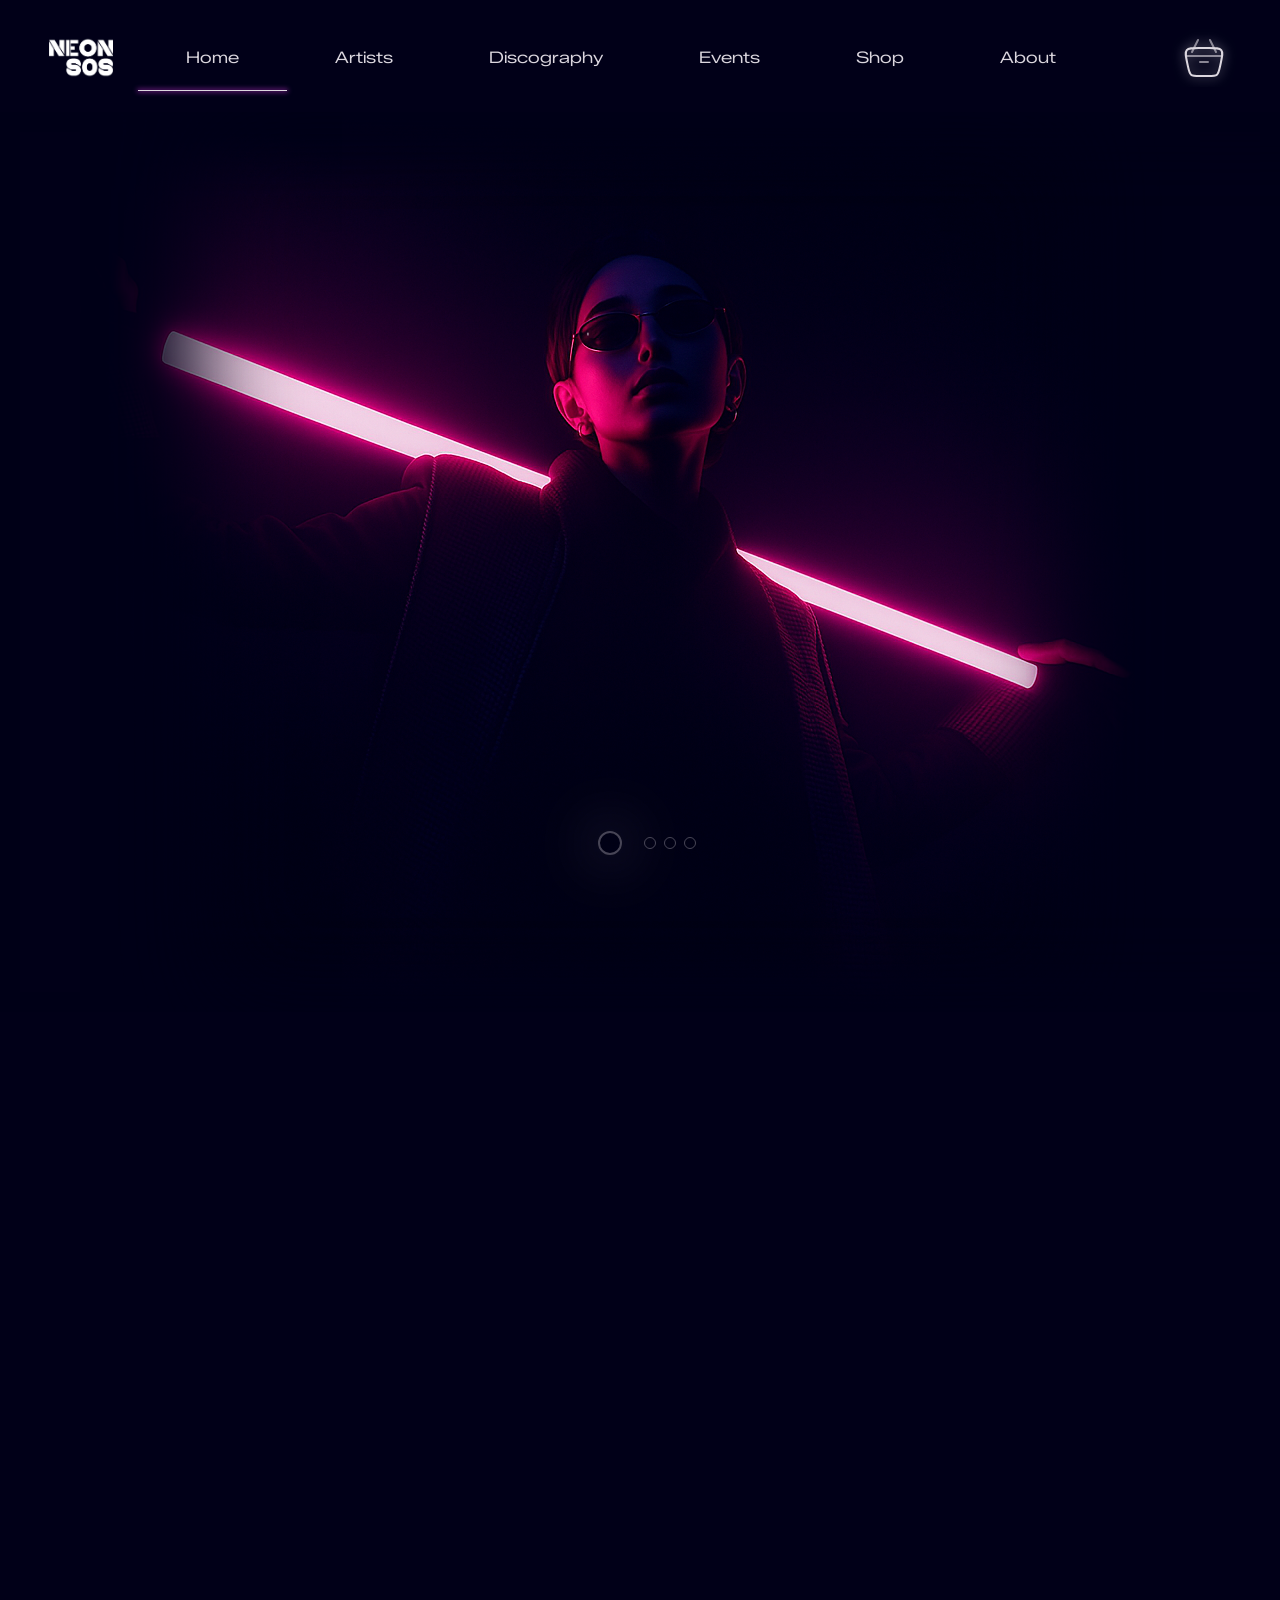
<file: index.html>
<!DOCTYPE html>
<html lang="en">
  <head>
    <meta charset="UTF-8" />
    <meta name="viewport" content="width=device-width, initial-scale=1.0" />
    <link rel="preconnect" href="https://fonts.googleapis.com" />
    <link rel="preconnect" href="https://fonts.gstatic.com" crossorigin />
    <link
      href="https://fonts.googleapis.com/css2?family=Montserrat:ital,wght@0,100..900;1,100..900&family=Zalando+Sans+Expanded:ital,wght@0,200..900;1,200..900&display=swap"
      rel="stylesheet"
    />
    <link href="styles/main-page.css" rel="stylesheet" />
    <link rel="icon" href="/assets/icons/logo-icon.ico">
    <title>NEON808</title>
  </head>

  <body>
    <nav>
      <div class="navDesktop">
        <img src="./assets/icons/logo.png" />
        <!-- Change ".underline" class according to the page we are on. -->
        <a class="underline" href="index.html">Home</a>
        <a href="artists.html">Artists</a>
        <a href="discography.html">Discography</a>
        <a href="events.html">Events</a>
        <a href="shop.html">Shop</a>
        <a href="about.html">About</a>
        <svg
          class="cart"
          xmlns="http://www.w3.org/2000/svg"
          width="200"
          height="200"
          viewBox="0 0 24 24"
        >
          <g fill="none" stroke-width="1">
            <path
              d="M3.555 14.257c-.718-3.353-1.078-5.03-.177-6.143C4.278 7 5.993 7 9.422 7h5.156c3.43 0 5.143 0 6.044 1.114c.9 1.114.541 2.79-.177 6.143l-.429 2c-.487 2.273-.73 3.409-1.555 4.076c-.825.667-1.987.667-4.311.667h-4.3c-2.324 0-3.486 0-4.31-.667c-.826-.667-1.07-1.803-1.556-4.076l-.429-2Z"
            />
            <path
              stroke-linecap="round"
              stroke-linejoin="round"
              d="M3 11h18m-11 3h4m4-5l-3-6M6 9l3-6"
              opacity=".6"
            />
          </g>
        </svg>
      </div>
      <div class="burgerNav">
        <svg id="burgerToggle" class="ham" viewBox="0 0 100 100" width="80">
          <path
            class="line top"
            d="m 30,33 h 40 c 13.100415,0 14.380204,31.80258 6.899646,33.421777 -24.612039,5.327373 9.016154,-52.337577 -12.75751,-30.563913 l -28.284272,28.284272"
          />
          <path
            class="line middle"
            d="m 70,50 c 0,0 -32.213436,0 -40,0 -7.786564,0 -6.428571,-4.640244 -6.428571,-8.571429 0,-5.895471 6.073743,-11.783399 12.286435,-5.570707 6.212692,6.212692 28.284272,28.284272 28.284272,28.284272"
          />
          <path
            class="line bottom"
            d="m 69.575405,67.073826 h -40 c -13.100415,0 -14.380204,-31.80258 -6.899646,-33.421777 24.612039,-5.327373 -9.016154,52.337577 12.75751,30.563913 l 28.284272,-28.284272"
          />
        </svg>
      </div>
      <div class="burgerMenu">
        <a href="index.html">Home</a>
        <a href="artists.html">Artists</a>
        <a href="discography.html">Discography</a>
        <a href="events.html">Events</a>
        <a href="shop.html">Shop</a>
        <a href="about.html">About</a>
        <svg
          class="cart"
          xmlns="http://www.w3.org/2000/svg"
          width="200"
          height="200"
          viewBox="0 0 24 24"
        >
          <g fill="none" stroke-width="1">
            <path
              d="M3.555 14.257c-.718-3.353-1.078-5.03-.177-6.143C4.278 7 5.993 7 9.422 7h5.156c3.43 0 5.143 0 6.044 1.114c.9 1.114.541 2.79-.177 6.143l-.429 2c-.487 2.273-.73 3.409-1.555 4.076c-.825.667-1.987.667-4.311.667h-4.3c-2.324 0-3.486 0-4.31-.667c-.826-.667-1.07-1.803-1.556-4.076l-.429-2Z"
            />
            <path
              stroke-linecap="round"
              stroke-linejoin="round"
              d="M3 11h18m-11 3h4m4-5l-3-6M6 9l3-6"
              opacity=".6"
            />
          </g>
        </svg>
      </div>
    </nav>

    <main>
      <div class="scrollIndicator">
        <a class="heroSnap" href="#heroSnap"></a>
        <a class="counterSnap" href="#counterSnap"></a>
        <a class="disksSnap" href="#disksSnap"></a>
        <a class="merchSnap" href="#merchSnap"></a>
      </div>
      <section class="hero scrollSnap" data-scroll="heroSnap" id="heroSnap">
        <svg
          id="heroNeon"
          data-coef="0.4"
          width="331"
          height="89"
          viewBox="0 0 331 89"
          fill="none"
          xmlns="http://www.w3.org/2000/svg"
        >
          <path
            d="M57.9629 46.084L54.4473 40.2734V4.14062H57.9629V46.084ZM64.9941 57.6074L61.4785 51.6992V4.14062H64.9941V57.6074ZM72.0254 69.2773L68.5098 63.3203V4.14062H72.0254V69.2773ZM21.6348 43.0566L25.1504 48.8672V85H21.6348V43.0566ZM14.6035 31.5332L18.1191 37.4414V85H14.6035V31.5332ZM7.57227 19.8633L11.0879 25.8203V85H7.57227V19.8633ZM8.79297 4.14062H12.8945L62.6016 85H58.5L8.79297 4.14062ZM17.0938 4.14062H21.2441L70.9023 85H66.7031L17.0938 4.14062ZM25.3457 4.14062H29.4473L75.541 79.2871V4.14062H79.0566V85C79.0566 85 77.6732 85 74.9062 85L25.3457 4.14062ZM4.05664 9.85352V85H0.541016V4.14062C0.541016 4.14062 1.94076 4.14062 4.74023 4.14062L54.3008 85H50.248L4.05664 9.85352ZM105.912 85H102.396V4.14062H105.912V85ZM98.8809 85H95.3652V4.14062H98.8809V85ZM91.8496 85H88.334V4.14062H91.8496V85ZM112.943 67.4219H150.346V70.9375H112.943V74.4531H150.346V77.9688H112.943V81.4844H150.346V85H109.428V4.14062H150.346V7.65625H112.943V11.1719H150.346V14.6875H112.943V18.2031H150.346V21.7188H112.943V35.7812H132.133V39.2969H112.943V42.8125H132.133V46.3281H112.943V49.8438H132.133V53.3594H112.943V67.4219ZM187.504 30.8984C183.728 34.6745 181.84 39.2318 181.84 44.5703C181.84 49.9089 183.728 54.4661 187.504 58.2422C191.28 62.0182 195.837 63.9062 201.176 63.9062C206.514 63.9062 211.072 62.0182 214.848 58.2422C218.624 54.4661 220.512 49.9089 220.512 44.5703C220.512 39.2318 218.624 34.6745 214.848 30.8984C211.072 27.1224 206.514 25.2344 201.176 25.2344C195.837 25.2344 191.28 27.1224 187.504 30.8984ZM180.131 53.457C178.926 50.625 178.324 47.6628 178.324 44.5703C178.324 41.4779 178.926 38.5319 180.131 35.7324C181.335 32.9004 182.963 30.459 185.014 28.4082C187.064 26.3574 189.49 24.7298 192.289 23.5254C195.121 22.321 198.083 21.7188 201.176 21.7188C204.268 21.7188 207.214 22.321 210.014 23.5254C212.846 24.7298 215.287 26.3574 217.338 28.4082C219.389 30.459 221.016 32.9004 222.221 35.7324C223.425 38.5319 224.027 41.4779 224.027 44.5703C224.027 47.6628 223.425 50.625 222.221 53.457C221.016 56.2565 219.389 58.6816 217.338 60.7324C215.287 62.7832 212.846 64.4108 210.014 65.6152C207.214 66.8197 204.268 67.4219 201.176 67.4219C198.083 67.4219 195.121 66.8197 192.289 65.6152C189.49 64.4108 187.064 62.7832 185.014 60.7324C182.963 58.6816 181.335 56.2565 180.131 53.457ZM178.324 31.3379C175.98 35.3743 174.809 39.7852 174.809 44.5703C174.809 49.3555 175.98 53.7663 178.324 57.8027C180.701 61.8392 183.907 65.0456 187.943 67.4219C191.98 69.7656 196.391 70.9375 201.176 70.9375C205.961 70.9375 210.372 69.7656 214.408 67.4219C218.445 65.0456 221.635 61.8392 223.979 57.8027C226.355 53.7663 227.543 49.3555 227.543 44.5703C227.543 39.7852 226.355 35.3743 223.979 31.3379C221.635 27.3014 218.445 24.1113 214.408 21.7676C210.372 19.3913 205.961 18.2031 201.176 18.2031C196.391 18.2031 191.98 19.3913 187.943 21.7676C183.907 24.1113 180.701 27.3014 178.324 31.3379ZM175.297 59.5605C172.628 54.9707 171.293 49.974 171.293 44.5703C171.293 39.1667 172.628 34.1699 175.297 29.5801C177.966 24.9902 181.596 21.3607 186.186 18.6914C190.775 16.0221 195.772 14.6875 201.176 14.6875C206.579 14.6875 211.576 16.0221 216.166 18.6914C220.756 21.3607 224.385 24.9902 227.055 29.5801C229.724 34.1699 231.059 39.1667 231.059 44.5703C231.059 49.974 229.724 54.9707 227.055 59.5605C224.385 64.1504 220.756 67.7799 216.166 70.4492C211.576 73.1185 206.579 74.4531 201.176 74.4531C195.772 74.4531 190.775 73.1185 186.186 70.4492C181.596 67.7799 177.966 64.1504 175.297 59.5605ZM170.414 31.582C168.656 35.7161 167.777 40.0456 167.777 44.5703C167.777 49.0951 168.656 53.4245 170.414 57.5586C172.172 61.6927 174.532 65.2572 177.494 68.252C180.489 71.2142 184.053 73.5742 188.188 75.332C192.322 77.0898 196.651 77.9688 201.176 77.9688C205.701 77.9688 210.03 77.0898 214.164 75.332C218.298 73.5742 221.846 71.2142 224.809 68.252C227.803 65.2572 230.18 61.6927 231.938 57.5586C233.695 53.4245 234.574 49.0951 234.574 44.5703C234.574 40.0456 233.695 35.7161 231.938 31.582C230.18 27.4479 227.803 23.8997 224.809 20.9375C221.846 17.9427 218.298 15.5664 214.164 13.8086C210.03 12.0508 205.701 11.1719 201.176 11.1719C196.651 11.1719 192.322 12.0508 188.188 13.8086C184.053 15.5664 180.489 17.9427 177.494 20.9375C174.532 23.8997 172.172 27.4479 170.414 31.582ZM169.193 63.0762C165.906 57.4121 164.262 51.2435 164.262 44.5703C164.262 37.8971 165.906 31.7285 169.193 26.0645C172.514 20.4004 177.006 15.9245 182.67 12.6367C188.334 9.31641 194.503 7.65625 201.176 7.65625C207.849 7.65625 214.018 9.31641 219.682 12.6367C225.346 15.9245 229.822 20.4004 233.109 26.0645C236.43 31.7285 238.09 37.8971 238.09 44.5703C238.09 51.2435 236.43 57.4121 233.109 63.0762C229.822 68.7402 225.346 73.2324 219.682 76.5527C214.018 79.8405 207.849 81.4844 201.176 81.4844C194.503 81.4844 188.334 79.8405 182.67 76.5527C177.006 73.2324 172.514 68.7402 169.193 63.0762ZM163.92 28.8965C161.804 33.877 160.746 39.1016 160.746 44.5703C160.746 50.0391 161.804 55.2799 163.92 60.293C166.068 65.2734 168.949 69.5703 172.562 73.1836C176.176 76.7969 180.473 79.6777 185.453 81.8262C190.466 83.9421 195.707 85 201.176 85C206.645 85 211.869 83.9421 216.85 81.8262C221.863 79.6777 226.176 76.7969 229.789 73.1836C233.402 69.5703 236.267 65.2734 238.383 60.293C240.531 55.2799 241.605 50.0391 241.605 44.5703C241.605 39.1016 240.531 33.877 238.383 28.8965C236.267 23.8835 233.402 19.5703 229.789 15.957C226.176 12.3438 221.863 9.47917 216.85 7.36328C211.869 5.21484 206.645 4.14062 201.176 4.14062C195.707 4.14062 190.466 5.21484 185.453 7.36328C180.473 9.47917 176.176 12.3438 172.562 15.957C168.949 19.5703 166.068 23.8835 163.92 28.8965ZM160.697 61.6602C158.386 56.224 157.23 50.5273 157.23 44.5703C157.23 38.6133 158.386 32.9329 160.697 27.5293C163.041 22.0931 166.166 17.4219 170.072 13.5156C174.011 9.57682 178.682 6.45182 184.086 4.14062C189.522 1.79688 195.219 0.625 201.176 0.625C207.133 0.625 212.813 1.79688 218.217 4.14062C223.653 6.45182 228.324 9.57682 232.23 13.5156C236.169 17.4219 239.294 22.0931 241.605 27.5293C243.949 32.9329 245.121 38.6133 245.121 44.5703C245.121 50.5273 243.949 56.224 241.605 61.6602C239.294 67.0638 236.169 71.735 232.23 75.6738C228.324 79.5801 223.653 82.6888 218.217 85C212.813 87.3438 207.133 88.5156 201.176 88.5156C195.219 88.5156 189.522 87.3438 184.086 85C178.682 82.6888 174.011 79.5801 170.072 75.6738C166.166 71.735 163.041 67.0638 160.697 61.6602ZM309.818 46.084L306.303 40.2734V4.14062H309.818V46.084ZM316.85 57.6074L313.334 51.6992V4.14062H316.85V57.6074ZM323.881 69.2773L320.365 63.3203V4.14062H323.881V69.2773ZM273.49 43.0566L277.006 48.8672V85H273.49V43.0566ZM266.459 31.5332L269.975 37.4414V85H266.459V31.5332ZM259.428 19.8633L262.943 25.8203V85H259.428V19.8633ZM260.648 4.14062H264.75L314.457 85H310.355L260.648 4.14062ZM268.949 4.14062H273.1L322.758 85H318.559L268.949 4.14062ZM277.201 4.14062H281.303L327.396 79.2871V4.14062H330.912V85C330.912 85 329.529 85 326.762 85L277.201 4.14062ZM255.912 9.85352V85H252.396V4.14062C252.396 4.14062 253.796 4.14062 256.596 4.14062L306.156 85H302.104L255.912 9.85352Z"
          />
        </svg>

        <svg
          id="hero808"
          data-coef="0.1"
          width="240"
          height="89"
          viewBox="0 0 240 89"
          fill="none"
          xmlns="http://www.w3.org/2000/svg"
        >
          <path
            d="M31.5215 32.2656H44.5586C48.4974 32.2656 52.2734 32.9492 55.8867 34.3164C59.5326 35.651 62.7389 37.5065 65.5059 39.8828C68.3053 42.2591 70.5352 45.2051 72.1953 48.7207C73.8555 52.2363 74.6855 56.0286 74.6855 60.0977C74.6855 65.6315 73.2858 70.5794 70.4863 74.9414C67.7194 79.3034 63.9922 82.6562 59.3047 85C54.6497 87.3438 49.4902 88.5156 43.8262 88.5156H32.2539C27.8919 88.5156 23.7741 87.8158 19.9004 86.416C16.0267 85.0488 12.6413 83.1445 9.74414 80.7031C6.87956 78.2617 4.60091 75.2507 2.9082 71.6699C1.24805 68.0566 0.417969 64.1341 0.417969 59.9023C0.417969 54.7917 1.70378 50.153 4.27539 45.9863L6.81445 48.623C4.89388 52.1061 3.93359 55.8659 3.93359 59.9023C3.93359 64.8828 5.20312 69.3099 7.74219 73.1836C10.3138 77.0247 13.7318 79.9544 17.9961 81.9727C22.293 83.9909 27.0456 85 32.2539 85H43.8262C48.8392 85 53.4128 83.9909 57.5469 81.9727C61.681 79.9219 64.985 76.9922 67.459 73.1836C69.9329 69.3424 71.1699 64.9805 71.1699 60.0977C71.1699 56.5169 70.4049 53.1803 68.875 50.0879C67.3451 46.9954 65.3268 44.4238 62.8203 42.373C60.3138 40.3223 57.4492 38.7109 54.2266 37.5391C51.0365 36.3672 47.7487 35.7812 44.3633 35.7812H31.4727C24.832 35.7812 21.5117 33.3887 21.5117 28.6035C21.5117 26.4551 22.4395 24.7786 24.2949 23.5742C26.1504 22.3372 28.4779 21.7188 31.2773 21.7188H42.8496C46.0072 21.7188 48.5788 22.3698 50.5645 23.6719C52.5827 24.974 53.5918 26.9271 53.5918 29.5312C53.5918 30.6706 53.3965 31.5495 53.0059 32.168L49.7344 31.4844C49.9622 31.1589 50.0762 30.5078 50.0762 29.5312C50.0762 26.6667 47.6673 25.2344 42.8496 25.2344H31.2773C29.487 25.2344 27.9896 25.5273 26.7852 26.1133C25.6133 26.6992 25.0273 27.5293 25.0273 28.6035C25.0273 30.0684 25.597 31.0449 26.7363 31.5332C27.8757 32.0215 29.4707 32.2656 31.5215 32.2656ZM43.582 56.875H30.5449C26.6061 56.875 22.8138 56.2077 19.168 54.873C15.5547 53.5059 12.3483 51.6341 9.54883 49.2578C6.7819 46.849 4.56836 43.8542 2.9082 40.2734C1.24805 36.6927 0.417969 32.8027 0.417969 28.6035C0.417969 23.265 1.80143 18.4473 4.56836 14.1504C7.36784 9.85352 11.1113 6.5332 15.7988 4.18945C20.4863 1.81315 25.6458 0.625 31.2773 0.625H42.8496C47.2116 0.625 51.3294 1.32487 55.2031 2.72461C59.1094 4.12435 62.4948 6.07747 65.3594 8.58398C68.224 11.0579 70.4863 14.1178 72.1465 17.7637C73.8392 21.377 74.6855 25.2995 74.6855 29.5312C74.6855 34.6419 73.3997 39.2806 70.8281 43.4473L68.2891 40.8105C70.2096 37.3275 71.1699 33.5677 71.1699 29.5312C71.1699 24.5508 69.8841 20.1074 67.3125 16.2012C64.7734 12.2949 61.3555 9.31641 57.0586 7.26562C52.7943 5.18229 48.0579 4.14062 42.8496 4.14062H31.2773C27.5339 4.14062 23.9857 4.74284 20.6328 5.94727C17.3125 7.15169 14.4154 8.81185 11.9414 10.9277C9.5 13.0436 7.54688 15.6315 6.08203 18.6914C4.64974 21.7513 3.93359 25.0553 3.93359 28.6035C3.93359 32.3145 4.69857 35.765 6.22852 38.9551C7.75846 42.1126 9.77669 44.7331 12.2832 46.8164C14.7897 48.8672 17.638 50.4785 20.8281 51.6504C24.0508 52.7897 27.3548 53.3594 30.7402 53.3594H43.6309C46.4629 53.3594 48.8229 53.9128 50.7109 55.0195C52.6315 56.1263 53.5918 57.819 53.5918 60.0977C53.5918 62.5391 52.6803 64.3783 50.8574 65.6152C49.0345 66.8197 46.6908 67.4219 43.8262 67.4219H32.2539C29.0638 67.4219 26.4759 66.8197 24.4902 65.6152C22.5046 64.3783 21.5117 62.474 21.5117 59.9023C21.5117 58.5352 21.6908 57.526 22.0488 56.875L25.418 57.6074C25.1576 58.0632 25.0273 58.8281 25.0273 59.9023C25.0273 61.4323 25.6621 62.4902 26.9316 63.0762C28.2012 63.6296 29.9753 63.9062 32.2539 63.9062H43.8262C47.9928 63.9062 50.0762 62.6367 50.0762 60.0977C50.0762 57.9492 47.9115 56.875 43.582 56.875ZM44.0215 49.8438H30.7402C24.2949 49.8438 18.7936 47.8092 14.2363 43.7402C9.71159 39.6712 7.44922 34.6257 7.44922 28.6035C7.44922 22.4837 9.74414 17.4707 14.334 13.5645C18.9564 9.62565 24.6042 7.65625 31.2773 7.65625H42.8496C47.4069 7.65625 51.5573 8.53516 55.3008 10.293C59.0443 12.0508 62.0391 14.6224 64.2852 18.0078C66.5312 21.3607 67.6543 25.2018 67.6543 29.5312C67.6543 32.6888 66.9707 35.6348 65.6035 38.3691L62.7227 36.6113C63.6667 34.3652 64.1387 32.0052 64.1387 29.5312C64.1387 23.9648 62.1042 19.5215 58.0352 16.2012C53.9661 12.8483 48.9043 11.1719 42.8496 11.1719H31.2773C25.5482 11.1719 20.7305 12.7832 16.8242 16.0059C12.918 19.2285 10.9648 23.4277 10.9648 28.6035C10.9648 31.3704 11.502 33.8932 12.5762 36.1719C13.6829 38.418 15.1478 40.2734 16.9707 41.7383C18.8262 43.2031 20.9421 44.3424 23.3184 45.1562C25.6947 45.9375 28.2012 46.3281 30.8379 46.3281H44.0703C47.0326 46.3281 49.7507 46.8652 52.2246 47.9395C54.7311 49.0137 56.7493 50.625 58.2793 52.7734C59.8418 54.8893 60.623 57.3307 60.623 60.0977C60.623 64.5573 59.028 68.0729 55.8379 70.6445C52.6478 73.1836 48.6439 74.4531 43.8262 74.4531H32.2539C27.1432 74.4531 22.8952 73.1836 19.5098 70.6445C16.1569 68.0729 14.4805 64.4922 14.4805 59.9023C14.4805 58.0469 14.8223 56.2565 15.5059 54.5312L18.7773 55.8496C18.2565 57.0215 17.9961 58.3724 17.9961 59.9023C17.9961 63.4505 19.3307 66.1849 22 68.1055C24.7018 69.9935 28.1198 70.9375 32.2539 70.9375H43.8262C47.6673 70.9375 50.8411 69.9935 53.3477 68.1055C55.8542 66.1849 57.1074 63.5156 57.1074 60.0977C57.1074 56.9401 55.8216 54.4499 53.25 52.627C50.7109 50.7715 47.6348 49.8438 44.0215 49.8438ZM44.2656 42.8125H31.0332C26.4108 42.8125 22.4883 41.543 19.2656 39.0039C16.0755 36.4648 14.4805 32.998 14.4805 28.6035C14.4805 24.4043 16.0918 21.0352 19.3145 18.4961C22.5371 15.957 26.5247 14.6875 31.2773 14.6875H42.8496C47.9277 14.6875 52.1595 16.0221 55.5449 18.6914C58.9303 21.3281 60.623 24.9414 60.623 29.5312C60.623 31.3867 60.2975 33.0632 59.6465 34.5605L56.375 33.2422C56.8633 32.2656 57.1074 31.0286 57.1074 29.5312C57.1074 25.9505 55.7565 23.1673 53.0547 21.1816C50.3529 19.196 46.9512 18.2031 42.8496 18.2031H31.2773C27.5013 18.2031 24.3438 19.1471 21.8047 21.0352C19.2656 22.9232 17.9961 25.446 17.9961 28.6035C17.9961 32.054 19.2493 34.707 21.7559 36.5625C24.2949 38.3854 27.4036 39.2969 31.082 39.2969H44.3633C50.776 39.2969 56.2611 41.3314 60.8184 45.4004C65.3757 49.4368 67.6543 54.3359 67.6543 60.0977C67.6543 64.3294 66.5638 68.0892 64.3828 71.377C62.2344 74.6647 59.3535 77.1712 55.7402 78.8965C52.1595 80.6217 48.1882 81.4844 43.8262 81.4844H32.2539C27.6966 81.4844 23.5462 80.638 19.8027 78.9453C16.0592 77.2201 13.0645 74.6973 10.8184 71.377C8.57227 68.0566 7.44922 64.2318 7.44922 59.9023C7.44922 56.7448 8.13281 53.7988 9.5 51.0645L12.3809 52.8223C11.4368 55.0684 10.9648 57.4284 10.9648 59.9023C10.9648 63.6133 11.9251 66.8685 13.8457 69.668C15.7988 72.4349 18.3704 74.5182 21.5605 75.918C24.7507 77.2852 28.3151 77.9688 32.2539 77.9688H43.8262C49.5879 77.9688 54.4056 76.3574 58.2793 73.1348C62.1855 69.8796 64.1387 65.5339 64.1387 60.0977C64.1387 56.6146 63.1947 53.5384 61.3066 50.8691C59.4512 48.1999 57.026 46.1979 54.0312 44.8633C51.0365 43.4961 47.7812 42.8125 44.2656 42.8125ZM86.1113 67.5195C82.7259 60.8138 81.0332 53.1641 81.0332 44.5703C81.0332 35.9766 82.7259 28.3268 86.1113 21.6211C89.4967 14.9154 94.1517 9.73958 100.076 6.09375C106.001 2.44792 112.674 0.625 120.096 0.625C127.518 0.625 134.191 2.44792 140.115 6.09375C146.04 9.73958 150.695 14.9154 154.08 21.6211C157.465 28.3268 159.158 35.9766 159.158 44.5703C159.158 53.1641 157.465 60.8138 154.08 67.5195C150.695 74.2253 146.04 79.401 140.115 83.0469C134.191 86.6927 127.518 88.5156 120.096 88.5156C112.674 88.5156 106.001 86.6927 100.076 83.0469C94.1517 79.401 89.4967 74.2253 86.1113 67.5195ZM133.182 27.7734C136.437 31.7773 138.064 37.3763 138.064 44.5703C138.064 51.7643 136.437 57.3796 133.182 61.416C129.959 65.4199 125.597 67.4219 120.096 67.4219C114.594 67.4219 110.216 65.4199 106.961 61.416C103.738 57.3796 102.127 51.7643 102.127 44.5703C102.127 37.3763 103.738 31.7773 106.961 27.7734C110.216 23.737 114.594 21.7188 120.096 21.7188C125.597 21.7188 129.959 23.737 133.182 27.7734ZM138.162 22.793C142.785 28.1966 145.096 35.4557 145.096 44.5703C145.096 53.6849 142.785 60.944 138.162 66.3477C133.572 71.7513 127.55 74.4531 120.096 74.4531C112.641 74.4531 106.603 71.7513 101.98 66.3477C97.3906 60.944 95.0957 53.6849 95.0957 44.5703C95.0957 35.4557 97.3906 28.1966 101.98 22.793C106.603 17.3893 112.641 14.6875 120.096 14.6875C127.55 14.6875 133.572 17.3893 138.162 22.793ZM147.977 25.1855C150.743 30.7845 152.127 37.2461 152.127 44.5703C152.127 51.8945 150.743 58.3724 147.977 64.0039C145.242 69.6029 141.45 73.916 136.6 76.9434C131.749 79.9707 126.248 81.4844 120.096 81.4844C113.943 81.4844 108.442 79.9707 103.592 76.9434C98.7415 73.916 94.9329 69.6029 92.166 64.0039C89.4316 58.3724 88.0645 51.8945 88.0645 44.5703C88.0645 37.2461 89.4316 30.7845 92.166 25.1855C94.9329 19.554 98.7415 15.2246 103.592 12.1973C108.442 9.16992 113.943 7.65625 120.096 7.65625C126.248 7.65625 131.749 9.16992 136.6 12.1973C141.45 15.2246 145.242 19.554 147.977 25.1855ZM109.451 30.2148C106.912 33.5352 105.643 38.3203 105.643 44.5703C105.643 50.8203 106.912 55.6055 109.451 58.9258C112.023 62.2461 115.571 63.9062 120.096 63.9062C124.62 63.9062 128.152 62.2461 130.691 58.9258C133.263 55.6055 134.549 50.8203 134.549 44.5703C134.549 38.3203 133.263 33.5352 130.691 30.2148C128.152 26.8945 124.62 25.2344 120.096 25.2344C115.571 25.2344 112.023 26.8945 109.451 30.2148ZM104.471 25.2832C100.564 29.9707 98.6113 36.3997 98.6113 44.5703C98.6113 52.7409 100.564 59.1862 104.471 63.9062C108.41 68.5938 113.618 70.9375 120.096 70.9375C126.574 70.9375 131.766 68.5938 135.672 63.9062C139.611 59.1862 141.58 52.7409 141.58 44.5703C141.58 36.3997 139.611 29.9707 135.672 25.2832C131.766 20.5632 126.574 18.2031 120.096 18.2031C113.618 18.2031 108.41 20.5632 104.471 25.2832ZM99.4902 20.3027C94.2168 26.39 91.5801 34.4792 91.5801 44.5703C91.5801 54.6615 94.2168 62.7507 99.4902 68.8379C104.796 74.9251 111.665 77.9688 120.096 77.9688C128.527 77.9688 135.379 74.9251 140.652 68.8379C145.958 62.7507 148.611 54.6615 148.611 44.5703C148.611 34.4792 145.958 26.39 140.652 20.3027C135.379 14.2155 128.527 11.1719 120.096 11.1719C111.665 11.1719 104.796 14.2155 99.4902 20.3027ZM87.2344 28.0664C85.444 33.112 84.5488 38.6133 84.5488 44.5703C84.5488 50.5273 85.444 56.0449 87.2344 61.123C89.0247 66.1686 91.4824 70.4329 94.6074 73.916C97.765 77.3991 101.525 80.1172 105.887 82.0703C110.281 84.0234 115.018 85 120.096 85C125.174 85 129.894 84.0234 134.256 82.0703C138.65 80.1172 142.41 77.3991 145.535 73.916C148.693 70.4329 151.167 66.1686 152.957 61.123C154.747 56.0449 155.643 50.5273 155.643 44.5703C155.643 38.6133 154.747 33.112 152.957 28.0664C151.167 22.9883 148.693 18.7077 145.535 15.2246C142.41 11.7415 138.65 9.02344 134.256 7.07031C129.894 5.11719 125.174 4.14062 120.096 4.14062C115.018 4.14062 110.281 5.11719 105.887 7.07031C101.525 9.02344 97.765 11.7415 94.6074 15.2246C91.4824 18.7077 89.0247 22.9883 87.2344 28.0664ZM196.756 32.2656H209.793C213.732 32.2656 217.508 32.9492 221.121 34.3164C224.767 35.651 227.973 37.5065 230.74 39.8828C233.54 42.2591 235.77 45.2051 237.43 48.7207C239.09 52.2363 239.92 56.0286 239.92 60.0977C239.92 65.6315 238.52 70.5794 235.721 74.9414C232.954 79.3034 229.227 82.6562 224.539 85C219.884 87.3438 214.725 88.5156 209.061 88.5156H197.488C193.126 88.5156 189.008 87.8158 185.135 86.416C181.261 85.0488 177.876 83.1445 174.979 80.7031C172.114 78.2617 169.835 75.2507 168.143 71.6699C166.482 68.0566 165.652 64.1341 165.652 59.9023C165.652 54.7917 166.938 50.153 169.51 45.9863L172.049 48.623C170.128 52.1061 169.168 55.8659 169.168 59.9023C169.168 64.8828 170.438 69.3099 172.977 73.1836C175.548 77.0247 178.966 79.9544 183.23 81.9727C187.527 83.9909 192.28 85 197.488 85H209.061C214.074 85 218.647 83.9909 222.781 81.9727C226.915 79.9219 230.219 76.9922 232.693 73.1836C235.167 69.3424 236.404 64.9805 236.404 60.0977C236.404 56.5169 235.639 53.1803 234.109 50.0879C232.579 46.9954 230.561 44.4238 228.055 42.373C225.548 40.3223 222.684 38.7109 219.461 37.5391C216.271 36.3672 212.983 35.7812 209.598 35.7812H196.707C190.066 35.7812 186.746 33.3887 186.746 28.6035C186.746 26.4551 187.674 24.7786 189.529 23.5742C191.385 22.3372 193.712 21.7188 196.512 21.7188H208.084C211.242 21.7188 213.813 22.3698 215.799 23.6719C217.817 24.974 218.826 26.9271 218.826 29.5312C218.826 30.6706 218.631 31.5495 218.24 32.168L214.969 31.4844C215.197 31.1589 215.311 30.5078 215.311 29.5312C215.311 26.6667 212.902 25.2344 208.084 25.2344H196.512C194.721 25.2344 193.224 25.5273 192.02 26.1133C190.848 26.6992 190.262 27.5293 190.262 28.6035C190.262 30.0684 190.831 31.0449 191.971 31.5332C193.11 32.0215 194.705 32.2656 196.756 32.2656ZM208.816 56.875H195.779C191.84 56.875 188.048 56.2077 184.402 54.873C180.789 53.5059 177.583 51.6341 174.783 49.2578C172.016 46.849 169.803 43.8542 168.143 40.2734C166.482 36.6927 165.652 32.8027 165.652 28.6035C165.652 23.265 167.036 18.4473 169.803 14.1504C172.602 9.85352 176.346 6.5332 181.033 4.18945C185.721 1.81315 190.88 0.625 196.512 0.625H208.084C212.446 0.625 216.564 1.32487 220.438 2.72461C224.344 4.12435 227.729 6.07747 230.594 8.58398C233.458 11.0579 235.721 14.1178 237.381 17.7637C239.074 21.377 239.92 25.2995 239.92 29.5312C239.92 34.6419 238.634 39.2806 236.062 43.4473L233.523 40.8105C235.444 37.3275 236.404 33.5677 236.404 29.5312C236.404 24.5508 235.118 20.1074 232.547 16.2012C230.008 12.2949 226.59 9.31641 222.293 7.26562C218.029 5.18229 213.292 4.14062 208.084 4.14062H196.512C192.768 4.14062 189.22 4.74284 185.867 5.94727C182.547 7.15169 179.65 8.81185 177.176 10.9277C174.734 13.0436 172.781 15.6315 171.316 18.6914C169.884 21.7513 169.168 25.0553 169.168 28.6035C169.168 32.3145 169.933 35.765 171.463 38.9551C172.993 42.1126 175.011 44.7331 177.518 46.8164C180.024 48.8672 182.872 50.4785 186.062 51.6504C189.285 52.7897 192.589 53.3594 195.975 53.3594H208.865C211.697 53.3594 214.057 53.9128 215.945 55.0195C217.866 56.1263 218.826 57.819 218.826 60.0977C218.826 62.5391 217.915 64.3783 216.092 65.6152C214.269 66.8197 211.925 67.4219 209.061 67.4219H197.488C194.298 67.4219 191.71 66.8197 189.725 65.6152C187.739 64.3783 186.746 62.474 186.746 59.9023C186.746 58.5352 186.925 57.526 187.283 56.875L190.652 57.6074C190.392 58.0632 190.262 58.8281 190.262 59.9023C190.262 61.4323 190.896 62.4902 192.166 63.0762C193.436 63.6296 195.21 63.9062 197.488 63.9062H209.061C213.227 63.9062 215.311 62.6367 215.311 60.0977C215.311 57.9492 213.146 56.875 208.816 56.875ZM209.256 49.8438H195.975C189.529 49.8438 184.028 47.8092 179.471 43.7402C174.946 39.6712 172.684 34.6257 172.684 28.6035C172.684 22.4837 174.979 17.4707 179.568 13.5645C184.191 9.62565 189.839 7.65625 196.512 7.65625H208.084C212.641 7.65625 216.792 8.53516 220.535 10.293C224.279 12.0508 227.273 14.6224 229.52 18.0078C231.766 21.3607 232.889 25.2018 232.889 29.5312C232.889 32.6888 232.205 35.6348 230.838 38.3691L227.957 36.6113C228.901 34.3652 229.373 32.0052 229.373 29.5312C229.373 23.9648 227.339 19.5215 223.27 16.2012C219.201 12.8483 214.139 11.1719 208.084 11.1719H196.512C190.783 11.1719 185.965 12.7832 182.059 16.0059C178.152 19.2285 176.199 23.4277 176.199 28.6035C176.199 31.3704 176.736 33.8932 177.811 36.1719C178.917 38.418 180.382 40.2734 182.205 41.7383C184.061 43.2031 186.176 44.3424 188.553 45.1562C190.929 45.9375 193.436 46.3281 196.072 46.3281H209.305C212.267 46.3281 214.985 46.8652 217.459 47.9395C219.965 49.0137 221.984 50.625 223.514 52.7734C225.076 54.8893 225.857 57.3307 225.857 60.0977C225.857 64.5573 224.262 68.0729 221.072 70.6445C217.882 73.1836 213.878 74.4531 209.061 74.4531H197.488C192.378 74.4531 188.13 73.1836 184.744 70.6445C181.391 68.0729 179.715 64.4922 179.715 59.9023C179.715 58.0469 180.057 56.2565 180.74 54.5312L184.012 55.8496C183.491 57.0215 183.23 58.3724 183.23 59.9023C183.23 63.4505 184.565 66.1849 187.234 68.1055C189.936 69.9935 193.354 70.9375 197.488 70.9375H209.061C212.902 70.9375 216.076 69.9935 218.582 68.1055C221.089 66.1849 222.342 63.5156 222.342 60.0977C222.342 56.9401 221.056 54.4499 218.484 52.627C215.945 50.7715 212.869 49.8438 209.256 49.8438ZM209.5 42.8125H196.268C191.645 42.8125 187.723 41.543 184.5 39.0039C181.31 36.4648 179.715 32.998 179.715 28.6035C179.715 24.4043 181.326 21.0352 184.549 18.4961C187.771 15.957 191.759 14.6875 196.512 14.6875H208.084C213.162 14.6875 217.394 16.0221 220.779 18.6914C224.165 21.3281 225.857 24.9414 225.857 29.5312C225.857 31.3867 225.532 33.0632 224.881 34.5605L221.609 33.2422C222.098 32.2656 222.342 31.0286 222.342 29.5312C222.342 25.9505 220.991 23.1673 218.289 21.1816C215.587 19.196 212.186 18.2031 208.084 18.2031H196.512C192.736 18.2031 189.578 19.1471 187.039 21.0352C184.5 22.9232 183.23 25.446 183.23 28.6035C183.23 32.054 184.484 34.707 186.99 36.5625C189.529 38.3854 192.638 39.2969 196.316 39.2969H209.598C216.01 39.2969 221.495 41.3314 226.053 45.4004C230.61 49.4368 232.889 54.3359 232.889 60.0977C232.889 64.3294 231.798 68.0892 229.617 71.377C227.469 74.6647 224.588 77.1712 220.975 78.8965C217.394 80.6217 213.423 81.4844 209.061 81.4844H197.488C192.931 81.4844 188.781 80.638 185.037 78.9453C181.294 77.2201 178.299 74.6973 176.053 71.377C173.807 68.0566 172.684 64.2318 172.684 59.9023C172.684 56.7448 173.367 53.7988 174.734 51.0645L177.615 52.8223C176.671 55.0684 176.199 57.4284 176.199 59.9023C176.199 63.6133 177.16 66.8685 179.08 69.668C181.033 72.4349 183.605 74.5182 186.795 75.918C189.985 77.2852 193.549 77.9688 197.488 77.9688H209.061C214.822 77.9688 219.64 76.3574 223.514 73.1348C227.42 69.8796 229.373 65.5339 229.373 60.0977C229.373 56.6146 228.429 53.5384 226.541 50.8691C224.686 48.1999 222.26 46.1979 219.266 44.8633C216.271 43.4961 213.016 42.8125 209.5 42.8125Z"
          />
        </svg>

        <svg id="shadowFilter" height="0" width="0">
          <filter id="shadow" color-interpolation-filters="sRGB">
            <feDropShadow
              dx="0"
              dy="0"
              stdDeviation="6"
              flood-color="#dcd7dfa8"
            />
          </filter>
        </svg>
      </section>
      <section
        id="counterSnap"
        data-scroll="counterSnap"
        class="newsAllContainer heroCounterSection scrollSnap"
        style="--animationName: counterAnim"
      >
        <div class="heroCounterDiv counter1">
          <div
            class="goCrazy"
            data-max="192"
            data-min="150"
            data-duration="1000"
            data-unit="M"
          >
            -
          </div>
          <span>Streams</span><span style="font-size: 16px">In europe</span>
        </div>
        <div class="heroCounterDiv counter2" style="--animationDelay: 0.3s">
          <div
            class="goCrazy"
            data-max="42"
            data-min="20"
            data-duration="1000"
            data-unit=""
          >
            -
          </div>
          <span>Gold Records</span>
        </div>
        <div class="heroCounterDiv counter1" style="--animationDelay: 0.6s">
          <div
            class="goCrazy"
            data-max="808"
            data-min="770"
            data-duration="1000"
            data-unit="M"
          >
            -
          </div>
          <span>Streams</span><span style="font-size: 16px">Worldwide</span>
        </div>
      </section>
      <section
        id="disksSnap"
        data-scroll="disksSnap"
        class="newsAllContainer newsDisksContainer scrollSnap"
        style="--imgSize: 300px"
      >
        <div id="newsImages">
          <img
            id="newsDisk2"
            style="--animationName: disk2"
            src="images/discography-images/disk5.jpg"
          />
          <img
            id="newsDisk3"
            style="--animationName: disk3"
            src="images/discography-images/disk7.jpg"
          />
          <img
            id="newsDisk1"
            style="--animationName: disk1"
            src="images/discography-images/disk10.jpg"
          />
        </div>
        <div id="newsText">
          <h3 style="--animationName: textDisk; --animationDelay: 0.5s">
            Our latest release
          </h3>
          <a
            class="button"
            style="--animationName: btnDisk; --animationDelay: 1s"
            href="discography.html"
            >See more</a
          >
        </div>
      </section>
      <section
        id="merchSnap"
        data-scroll="merchSnap"
        class="newsAllContainer newsMerchContainer scrollSnap"
      >
        <div id="newsImages" style="--imgSize: 400px; --animationName: merch1">
          <img id="newsMerch1" src="images/Merch-img/sweater-face.png" />
          <img
            id="newsMerch2"
            style="--animationDelay: 0.2s"
            src="images/Merch-img/cap.png"
          />
          <img
            id="newsMerch3"
            style="--animationDelay: 0.4s"
            src="images/Merch-img/totbag-face.png"
          />
        </div>
        <div
          style="--animationName: merch1; --animationDelay: 0.6s"
          id="newsText"
        >
          <h3>New merch</h3>
          <a class="button" href="shop.html">See more</a>
        </div>
      </section>
    </main>

    <script src="js/main.js"></script>
    <script src="js/main-page.js"></script>
  </body>
</html>
</file>
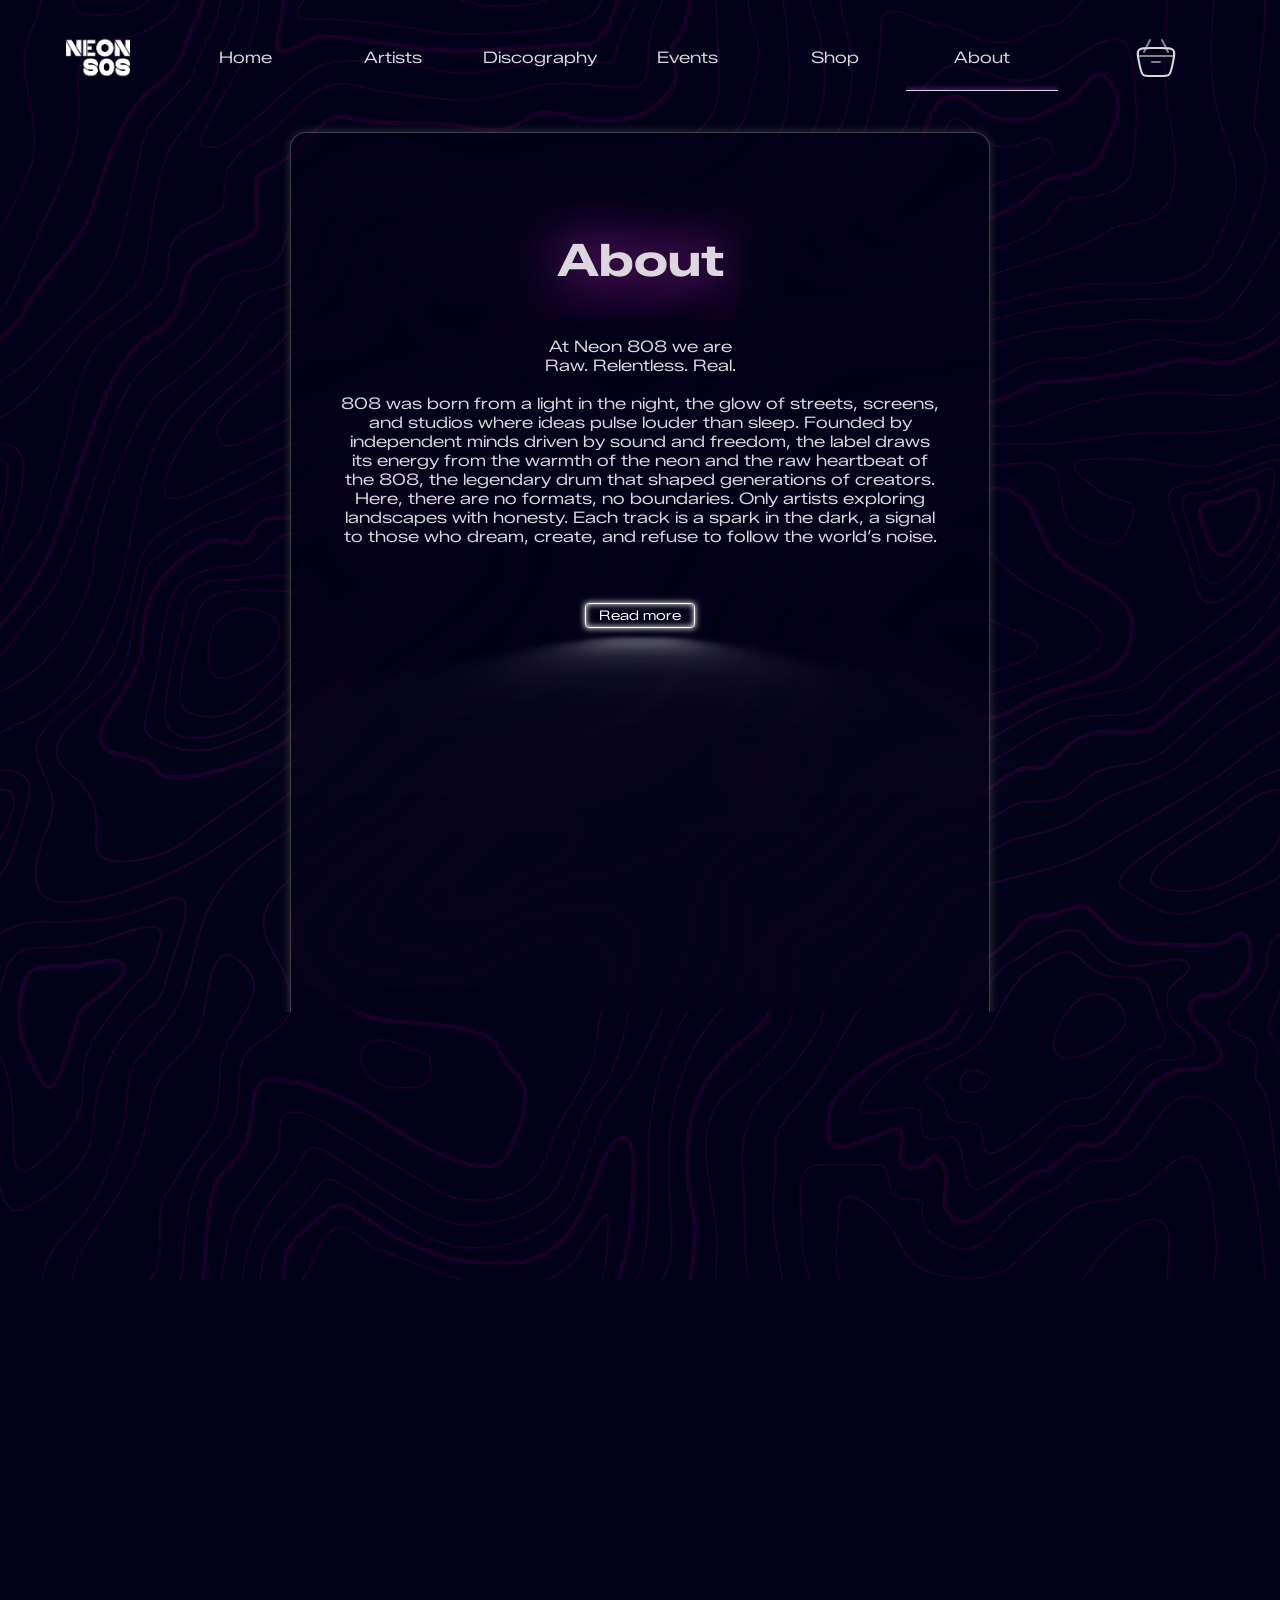
<file: about.html>
<!DOCTYPE html>
<html lang="en">
  <head>
    <meta charset="UTF-8" />
    <meta name="viewport" content="width=device-width, initial-scale=1.0" />
    <link rel="preconnect" href="https://fonts.googleapis.com" />
    <link rel="preconnect" href="https://fonts.gstatic.com" crossorigin />
    <link
      href="https://fonts.googleapis.com/css2?family=Montserrat:ital,wght@0,100..900;1,100..900&family=Zalando+Sans+Expanded:ital,wght@0,200..900;1,200..900&display=swap"
      rel="stylesheet"
    />

    <link href="/styles/about.css" rel="stylesheet"/>
    <link rel="icon" href="/assets/icons/logo-icon.ico">
    <title>About</title>
  </head>

  <body>
    <svg
      id="backgroundTopo"
      xmlns="http://www.w3.org/2000/svg"
      viewBox="0 0 600 600"
    >
      <path
        class="draw"
        d="M600 325.1v-1.17c-6.5 3.83-13.06 7.64-14.68
      8.64-10.6 6.56-18.57 12.56-24.68 19.09-5.58 5.95-12.44 10.06-22.42
      14.15-1.45.6-2.96 1.2-4.83 1.9l-4.75 1.82c-9.78 3.75-14.8 6.27-18.98
      10.1-4.23 3.88-9.65 6.6-16.77 8.84-1.95.6-3.99 1.17-6.47 1.8l-6.14
      1.53c-5.29 1.35-8.3 2.37-10.54 3.78-3.08 1.92-6.63 3.26-12.74 5.03a384.1
      384.1 0 0 1-4.82 1.36c-2.04.58-3.6 1.04-5.17 1.52a110.03 110.03 0 0 0-11.2
      4.05c-2.7 1.15-5.5 3.93-8.78 8.4a157.68 157.68 0 0 0-6.15 9.2c-5.75
      9.07-7.58 11.74-10.24 14.51a50.97 50.97 0 0 1-4.6 4.22c-2.33 1.9-10.39
      7.54-11.81 8.74a14.68 14.68 0 0 0-3.67 4.15c-1.24 2.3-1.9 4.57-2.78
      8.87-2.17 10.61-3.52 14.81-8.2 22.1-4.07 6.33-6.8 9.88-9.83
      12.99-.47.48-.95.96-1.5 1.48l-3.75 3.56c-1.67 1.6-3.18 3.12-4.86 4.9a42.44
      42.44 0 0 0-9.89 16.94c-2.5 8.13-2.72 15.47-1.76 27.22.47 5.82.51 6.36.51
      8.18 0 10.51.12 17.53.63 25.78.24 4.05.56 7.8.97
      11.22h.9c-1.13-9.58-1.5-21.83-1.5-37
      0-1.86-.04-2.4-.52-8.26-.94-11.63-.72-18.87 1.73-26.85a41.44 41.44 0 0 1
      9.65-16.55c1.67-1.76 3.18-3.27 4.83-4.85.63-.6 3.13-2.96 3.75-3.57a71.6
      71.6 0 0 0 1.52-1.5c3.09-3.16 5.86-6.76 9.96-13.15 4.77-7.42 6.15-11.71
      8.34-22.44.86-4.21 1.5-6.4 2.68-8.6.68-1.25 1.79-2.48 3.43-3.86 1.38-1.15
      9.43-6.8 11.8-8.72 1.71-1.4 3.26-2.81 4.7-4.3 2.72-2.85 4.56-5.54
      10.36-14.67a156.9 156.9 0 0 1 6.1-9.15c3.2-4.33 5.9-7.01 8.37-8.07 3.5-1.5
      7.06-2.77 11.1-4.02a233.84 233.84 0 0 1 7.6-2.2l2.38-.67c6.19-1.79
      9.81-3.16 12.98-5.15 2.14-1.33 5.08-2.33 10.27-3.65l6.14-1.53c2.5-.63
      4.55-1.2 6.52-1.82 7.24-2.27 12.79-5.06 17.15-9.05 4.05-3.72 9-6.2
      18.66-9.9l4.75-1.82c1.87-.72 3.39-1.31 4.85-1.91 10.1-4.15 17.07-8.32
      22.76-14.4 6.05-6.45 13.95-12.4 24.49-18.92 1.56-.96 7.82-4.6
      14.15-8.33v-64.58c-4 8.15-8.52 14.85-12.7 17.9-2.51 1.82-5.38 4.02-9.04
      6.92a1063.87 1063.87 0 0 0-6.23 4.98l-1.27 1.02a2309.25 2309.25 0 0 1-4.87
      3.9c-7.55 6-12.9 10.05-17.61 13.19-3.1 2.06-3.86 2.78-8.06 7.13-5.84
      6.07-11.72 8.62-29.15 10.95-11.3 1.5-20.04 4.91-30.75 11.07-1.65.94-7.27
      4.27-6.97 4.1-2.7 1.58-4.69 2.69-6.64 3.66-5.63 2.8-10.47 4.17-15.71
      4.17-17.13 0-41.44 11.51-51.63 22.83-12.05 13.4-31.42 27.7-45.25 31.16-7.4
      1.85-11.85 7.05-14.04 14.69-1.26 4.4-1.58 8.28-1.58 13.82 0 .82.01.98.24
      3.63.45 5.18.35 8.72-.77 13.26-1.53 6.2-4.89 12.6-10.59 19.43-13.87
      16.65-22.88 46.58-22.88 71.68 0 2.39.02 4.26.06 8.75.12 10.8.1 15.8-.22
      21.95-.56 11.18-2.09 20.73-5 29.3h-1.05c2.94-8.56 4.49-18.12
      5.05-29.35.31-6.13.34-11.1.22-21.9-.04-4.48-.06-6.36-.06-8.75 0-25.32
      9.07-55.47 23.12-72.32 5.6-6.72 8.88-12.99 10.38-19.03 1.09-4.4
      1.18-7.85.74-12.93-.23-2.7-.24-2.86-.24-3.72 0-5.62.32-9.57 1.62-14.1
      2.28-7.95 6.97-13.44 14.76-15.39 13.6-3.4 32.82-17.59 44.75-30.84C409
      360.14 433.58 348.5 451 348.5c5.07 0 9.77-1.33 15.26-4.07 1.93-.96
      3.9-2.05 6.58-3.62-.3.18 5.33-3.16 6.98-4.11 10.82-6.21 19.66-9.67
      31.11-11.2 17.23-2.3 22.9-4.75 28.57-10.64 4.25-4.41 5.04-5.16 8.22-7.28
      4.68-3.11 10.01-7.14 17.55-13.14a1113.33 1113.33 0 0 0
      4.86-3.89l1.28-1.02a4668.54 4668.54 0 0 1 6.23-4.98c3.67-2.9 6.55-5.12
      9.07-6.95 4.37-3.19 9.16-10.56
      13.29-19.4v66.9zm0-116.23c-.62.01-1.27.06-1.95.13-6.13.63-13.83 3.45-21.83
      7.45-3.64 1.82-8.46 2.67-14.17
      2.71-4.7.04-9.72-.47-14.73-1.33-1.7-.3-3.26-.61-4.67-.93a31.55 31.55 0 0
      0-3.55-.57 273.4 273.4 0 0 0-16.66-.88c-10.42-.16-17.2.74-17.97
      2.73-.38.97.6 2.55 3.03 4.87 1.01.97 2.22 2.03 4.04 3.55a1746.07 1746.07 0
      0 0 4.79 4.02c1.39 1.2 3.1 1.92 5.5 2.5.7.16.86.2 2.64.54 3.53.7 5.03 1.25
      6.15 2.63 1.41 1.76 1.4 4.54-.15 8.88-2.44 6.83-5.72 10.05-10.19
      10.33-3.63.23-7.6-1.29-14.52-5.06-4.53-2.47-6.82-7.3-8.32-15.26-.17-.87-.32-1.78-.5-2.86l-.43-2.76c-1.05-6.58-1.9-9.2-3.73-10.11-.81-.4-1.59-.74-2.36-1-2.27-.77-4.6-1.02-8.1-.92-2.29.07-14.7
      1-13.77.93-20.55 1.37-28.8 5.05-37.09 14.99a133.07 133.07 0 0 0-4.25
      5.44l-2.3 3.09-2.51 3.32c-4.1 5.36-7.06 8.48-10.39 11.12-.65.52-1.33
      1.04-2.13 1.62l-4.11 2.94a106.8 106.8 0 0 0-5.16 3.99c-4.55 3.74-9.74
      8.6-16.25 15.38-8.25 8.58-11.78 13.54-11.7 15.95.07 1.65 1.64 2.11 6.79
      2.38 1.61.09 2.15.12 2.98.2 2.95.24 5.09.73 6.81 1.68 7.48 4.15 11.63 7.26
      13.95 11.58 3.3 6.15.8 12.88-8.89 20.26-8.28 6.3-11.1 10.37-11.31
      14.96-.06 1.17 0 1.93.26 4.43.69 6.47.25 10.65-2.8 17.42a44.23 44.23 0 0
      1-4.16 7.53c-2.82 3.97-5.47 5.74-10.6 7.69-.43.16-3.34 1.23-4.27
      1.59-1.8.68-3.38 1.36-5.01 2.14-4.18 2-8.4 4.6-13.1 8.24-8.44 6.51-13.23
      14.56-15.98 25.06-1.1 4.2-1.55 6.81-2.8 15.21-1.26 8.6-2.17 12.64-4.08
      16.55-2.1 4.28-11.93 26.59-12.97 28.88a382.7 382.7 0 0 1-6.37 13.41c-4.07
      8.11-7.61 14.07-10.73 17.81-5.38 6.46-8.98 14.37-13.77 28.42a810.14 810.14
      0 0 0-1.89 5.6c-1.8 5.35-2.96 8.6-4.26 11.85-6.13 15.32-25.43 26.31-46.46
      26.31-11.2
      0-20.58-2.74-31.02-8.55-5.6-3.13-4.55-2.42-22.26-14.54-14.33-9.8-17.7-10.73-20.47-6.9-.37.5-1.81
      2.74-1.83 2.77a52.24 52.24 0 0 1-4.94 5.9c-.73.79-5.52 5.87-6.97 7.45-2.38
      2.6-4.3 4.81-5.98 6.93a45.6 45.6 0 0 0-5.08 7.66c-1.29 2.57-1.9 5.25-2.66
      10.6a997.6 997.6 0 0 1-.46 3.18h-1l.47-3.32c.77-5.45 1.4-8.2
      2.75-10.9a46.54 46.54 0 0 1 5.2-7.84c1.7-2.14 3.63-4.38 6.03-6.98
      1.45-1.59 6.24-6.68 6.96-7.46a51.58 51.58 0 0 0 4.84-5.78s1.47-2.26
      1.86-2.8c3.25-4.5 7.08-3.44 21.84 6.67 17.67 12.08 16.62 11.38 22.19 14.48
      10.3 5.73 19.5 8.43 30.53 8.43 20.65 0 39.57-10.77 45.54-25.69a219.7 219.7
      0 0 0 4.24-11.8 6752.32 6752.32 0 0 0 1.88-5.6c4.83-14.16 8.47-22.14
      13.96-28.73 3.05-3.66 6.56-9.57 10.6-17.61 1.97-3.93 4.04-8.31 6.35-13.38
      1.03-2.28 10.88-24.61 12.98-28.91 1.85-3.79 2.75-7.76 4-16.25 1.24-8.44
      1.7-11.07 2.81-15.32 2.8-10.7 7.71-18.94 16.33-25.6a73.18 73.18 0 0 1
      13.29-8.35c1.66-.8 3.27-1.48 5.08-2.18.94-.36 3.86-1.43 4.28-1.59
      4.95-1.88 7.44-3.55 10.14-7.33 1.35-1.9 2.68-4.3 4.06-7.37 2.97-6.58
      3.39-10.59 2.72-16.9a27.13 27.13 0 0 1-.27-4.58c.22-4.94 3.21-9.24
      11.7-15.7 9.33-7.11 11.66-13.34
      8.62-19-2.2-4.09-6.25-7.12-13.55-11.17-1.57-.88-3.6-1.33-6.42-1.57-.8-.07-1.34-.1-2.95-.19-5.77-.3-7.63-.85-7.72-3.34-.1-2.81
      3.5-7.87 11.97-16.69 6.53-6.8 11.75-11.69 16.33-15.45 1.79-1.47 3.42-2.72
      5.2-4.03l4.12-2.94c.79-.58 1.46-1.08 2.1-1.59 3.26-2.6 6.16-5.65
      10.21-10.94a383.2 383.2 0 0 0 2.5-3.32l2.31-3.09c1.8-2.39 3.04-4 4.29-5.48
      8.47-10.17 16.98-13.96 37.27-15.3-.44.02 12-.9 14.32-.98 3.62-.1 6.05.16
      8.46.98.8.27 1.62.62 2.47 1.04 2.27 1.14 3.17 3.87 4.27 10.85l.44 2.76c.17
      1.07.33 1.97.5 2.83 1.44 7.69 3.62 12.29 7.8 14.57 6.76 3.68 10.6 5.15
      13.99 4.94 4-.25 6.99-3.17 9.3-9.67 1.45-4.04
      1.46-6.49.32-7.92-.9-1.12-2.28-1.62-5.57-2.27a55.8 55.8 0 0
      1-2.67-.55c-2.54-.6-4.39-1.4-5.93-2.71a252.63 252.63 0 0 0-4.78-4.01 84.35
      84.35 0 0 1-4.08-3.6c-2.73-2.6-3.86-4.43-3.28-5.95 1.02-2.64 7.82-3.54
      18.93-3.37a230.56 230.56 0 0 1 16.73.88c2.76.39 3.2.49 3.68.6 1.4.3
      2.95.62 4.62.91a82.9 82.9 0 0 0 14.56 1.32c5.56-.04 10.24-.86 13.73-2.6
      8.1-4.05 15.89-6.9 22.17-7.56.7-.07 1.4-.11 2.05-.13v1zm0-100.94v1.5c-8.62
      16.05-17.27 29.55-23.65 35.92-3.19 3.2-7.62 4.9-13.54
      5.56-4.45.48-8.28.4-19.18-.2-9.91-.55-15.32-.44-20.52.78a84.05 84.05 0 0
      1-15 2.11l-2.25.14c-12.49.75-19.37 1.78-32.72 5.74-4.5 1.33-9.27 2.49-14.3
      3.48a246.27 246.27 0 0 1-32.6 3.97c-7.56.45-13.21.57-20.24.57-5.4 0-11.9
      1.61-18 5.18-8.3 4.87-15.06 12.87-19.53 24.5a68.57 68.57 0 0 1-4.56
      9.8c-3.6 6.2-6.92 8.99-13.38 12.18l-4.03 1.96a64.48 64.48 0 0 0-15.16
      10.25c-8.2 7.33-13.72 16.63-22.54 35.6l-2.08 4.49c-7.3 15.7-11.5
      23.3-17.35 29.87-7.7 8.66-20.25 14.42-40.31 20.08-4.37 1.23-19.04
      5.08-19.24 5.13-6.92 1.87-11.68 3.34-15.63 4.92-10.55 4.22-18.71
      10.52-36.38 26.52l-1.7 1.54c-8.58 7.76-13.41 11.9-18.81 15.88-3.95 2.9-8
      5.67-12.97 8.91-2.06 1.34-10.3 6.6-12.33 7.94-11.52 7.5-18.53 13.04-24.62
      20.08a62.01 62.01 0 0 0-6.44 8.85c-4.13 6.91-6.27 13.15-9.2 25.11l-1.54
      6.26c-.6 2.45-1.15 4.54-1.72 6.58-2.97 10.7-6.9 17.36-14.78 26.91L69.6
      491a148.51 148.51 0 0 0-4.19 5.3 23.9 23.9 0 0 0-3.44 6.28c-1.16 3.23-1.52
      5.9-1.87 11.94-.58 10.05-1.42 15.04-4.63 22.67-1.57 3.72-5.66 14.02-6.41
      15.8a73.46 73.46 0 0 1-3.57 7.4c-2.88 5.14-6.71 10.12-13.12 16.95-5.96
      6.36-8.87 10.9-10.61 16a56.88 56.88 0 0 0-1.38 4.82l-.46
      1.84h-1.03l.52-2.08c.52-2.09.92-3.49 1.4-4.9 1.8-5.25 4.78-9.9 10.84-16.36
      6.35-6.78 10.13-11.7 12.97-16.77a72.5 72.5 0 0 0 3.52-7.29c.75-1.76
      4.84-12.06 6.4-15.8 3.17-7.5 3.99-12.4 4.56-22.33.35-6.14.72-8.88
      1.93-12.23a24.9 24.9 0 0 1 3.58-6.54c1.27-1.7 2.6-3.37
      4.22-5.34l4.11-4.95c7.8-9.46 11.66-16 14.59-26.54.56-2.04 1.1-4.12
      1.71-6.56l1.53-6.26c2.96-12.04 5.13-18.36 9.32-25.39 1.84-3.08 4-6.05
      6.54-8.99 6.17-7.12 13.24-12.7 24.83-20.26 2.05-1.33 10.28-6.6 12.33-7.94
      4.96-3.22 9-5.98 12.92-8.87 5.37-3.95 10.19-8.08
      18.74-15.82l1.7-1.54c17.76-16.09 25.98-22.43 36.67-26.7 4-1.6 8.8-3.09
      15.75-4.96.21-.06 14.87-3.9 19.22-5.13 19.9-5.61 32.32-11.31 39.85-19.78
      5.76-6.48 9.93-14.02 17.18-29.64l2.09-4.5c8.87-19.07 14.44-28.46
      22.77-35.9a65.48 65.48 0 0 1 15.38-10.4l4.04-1.97c6.3-3.1 9.47-5.77
      12.96-11.77a67.6 67.6 0 0 0 4.48-9.67c4.56-11.84 11.47-20.02 19.97-25
      6.25-3.66 12.93-5.32 18.5-5.32 7.01 0 12.65-.12 20.17-.57a245.3 245.3 0 0
      0 32.47-3.96c5-.98 9.75-2.13 14.22-3.45 13.43-3.98 20.38-5.02
      32.94-5.78l2.24-.14c5.76-.37 9.8-.9 14.85-2.09 5.31-1.25 10.79-1.35
      22.6-.7 9.04.5 12.84.58 17.21.1 5.71-.62 9.94-2.26 12.95-5.26 6.44-6.45
      15.3-20.37 24.35-36.72zm0
      450.21c-1.28-4.6-2.2-10.55-3.33-20.25l-.24-2.04-.23-2.03c-1.82-15.7-3.07-21.98-5.55-24.47-2.46-2.46-3.04-5.03-2.52-8.64.1-.6.18-1.1.39-2.15.69-3.54.77-5.04.08-6.84-.91-2.38-3.31-4.41-7.79-6.26-5.08-2.09-6.52-4.84-4.89-8.44.66-1.45
      1.79-3.02 3.52-5.01 1.04-1.2 5.48-5.96 5.08-5.53 6.15-6.7 8.98-11.34
      8.98-16.48a15.2 15.2 0 0 1 6.5-12.89v1.26a14.17 14.17 0 0 0-5.5 11.63c0
      5.47-2.93 10.29-9.24 17.16.38-.42-4.04 4.33-5.07 5.5-1.67 1.93-2.75
      3.43-3.36 4.77-1.37 3.04-.23 5.22 4.36 7.1 4.71 1.95 7.32 4.16 8.34
      6.83.78 2.04.7 3.67-.03 7.4-.2 1.03-.3 1.51-.38 2.09-.48 3.33.03 5.59 2.23
      7.8 2.74 2.74 3.98 8.96 5.84 25.06l.24 2.03.23 2.04c.82 7.01 1.53 12.06
      2.34
      16.03v4.33zm0-62.16c-1.4-3.13-4.43-9.9-4.95-11.17-1.02-2.53-1.25-3.8-.91-5.18.2-.84
      2.05-4.68 2.32-5.33a70.79 70.79 0 0 0 3.54-11.2v3.99a62.82 62.82 0 0
      1-2.62 7.6c-.31.75-2.09 4.46-2.27 5.18-.28 1.12-.08 2.22.87 4.57.41 1.02
      2.5 5.7 4.02 9.09v2.45zm0-85.09c-1.65 1.66-3.66 2.9-6.4 4.13-.25.1-13.97
      5.47-20.4 8.43-9.35 4.32-16.7 5.9-23.03
      5.25-5.08-.53-9.02-2.25-14.77-5.92l-3.2-2.07a77.4 77.4 0 0
      0-5.44-3.27c-4.05-2.18-3.25-5.8 1.47-10.47 3.71-3.68 9.6-7.93
      18.73-13.8l4.46-2.82c17.95-11.33 18.22-11.5 22.27-14.74 11.25-9
      19.69-14.02 26.31-15.1v1.02c-6.37 1.1-14.62 6-25.69 14.86-4.1 3.28-4.34
      3.44-22.36 14.8a652.4 652.4 0 0 0-4.45 2.83c-9.07 5.83-14.92 10.05-18.57
      13.66-4.31 4.28-4.95 7.13-1.7 8.88 1.7.91 3.29 1.88 5.5 3.3l3.2 2.08c5.64
      3.59 9.45 5.25 14.34 5.76 6.13.64 13.32-.9 22.52-5.15 6.46-2.98 20.18-8.35
      20.4-8.44 3.04-1.37 5.1-2.71 6.81-4.69v1.47zm0-41.37v1c-6.56.26-12.11
      3.13-19.71 9.08l-4.63 3.68a51.87 51.87 0 0 1-4.4 3.14c-.82.52-5.51
      3.33-6.22 3.76-3.31 2-6.15 3.8-8.87 5.6a112.61 112.61 0 0 0-8.16
      5.92c-4.61 3.72-7.4 6.9-7.97 9.35-.63 2.67 1.48 4.53 7.05 5.46 10.7 1.78
      20.92-.05 30.45-4.65a61.96 61.96 0 0 0 17.1-12.2 41.8 41.8 0 0 0
      5.36-7.42v1.92a38.94 38.94 0 0 1-4.64 6.19 62.95 62.95 0 0 1-17.39
      12.41c-9.7 4.68-20.13 6.55-31.05 4.73-6.06-1-8.65-3.29-7.85-6.67.64-2.74
      3.53-6.05 8.31-9.9 2.35-1.9 5.1-3.88 8.24-5.97 2.73-1.82 5.58-3.61
      8.9-5.62.72-.44 5.4-3.24 6.22-3.75 1.26-.8 2.6-1.76 4.3-3.09.8-.62 3.9-3.1
      4.63-3.67 7.77-6.1 13.49-9.04 20.33-9.3zm0-154.6v1c-1.75-.24-4.3.23-7.82
      1.55-10.01 3.75-13.8 5.07-19.15 6.76-1.78.56-2.63.83-3.87
      1.24-1.48.5-3.16.76-6.74 1.16a1550.34 1550.34 0 0 0-2.64.3c-7.8.94-11.28
      2.47-11.28 6.07 0 4.45 2.89 13.18 7.96 25.81a57.34 57.34 0 0 1 2.33 7.6
      258.32 258.32 0 0 1 .84 3.46c1.86 7.62 3.17 10.71 5.56 11.67 2.21.88 4.7.6
      7.47-.72 3.48-1.69 7.22-4.94 11.2-9.47 1.52-1.7 2.97-3.49
      4.59-5.57l3.16-4.1c2.59-3.23 6.07-12.21 8.39-20.23v3.45c-2.29 7.2-5.27
      14.5-7.61 17.41-.44.55-2.67 3.46-3.15 4.09-1.63 2.1-3.1 3.9-4.62 5.62-4.08
      4.61-7.9 7.94-11.53 9.7-2.99 1.44-5.77
      1.75-8.28.74-2.84-1.13-4.2-4.34-6.15-12.35a2097.48 2097.48 0 0
      1-.84-3.46c-.8-3.2-1.47-5.45-2.28-7.46-5.14-12.8-8.04-21.55-8.04-26.19
      0-4.37 3.84-6.06 12.16-7.07a160.9 160.9 0 0 1 2.65-.3c3.5-.39 5.15-.64
      6.53-1.1 1.26-.42 2.1-.7 3.88-1.26 5.34-1.68 9.11-3 19.1-6.74 3.53-1.32
      6.22-1.84 8.18-1.61zM0 292c10.13-11.31 18.13-23.2 23.07-35.39 3.3-8.14
      6.09-16.12 10.81-30.55l1.59-4.84c6.53-19.94 10.11-29.82 14.77-39.56
      6.07-12.72 12.55-21.18 20.27-25.54 6.66-3.76 10.2-7.86 12.22-13.15a46.6
      46.6 0 0 0 1.86-6.58c1.23-5.2 2.05-7.59 3.93-10.36 2.45-3.62 6.27-6.53
      12.1-8.96 15.78-6.58 16.73-7.04
      18.05-9.01.65-.98.83-2.15.74-4.51-.03-.73-.23-3.82-.24-4A93.8 93.8 0 0 1
      119 94c0-10.04.18-11.37 2.37-13.15.52-.42 1.13-.8 2.07-1.3.27-.14
      2.18-1.12 2.84-1.48a68.4 68.4 0 0 0 9.12-5.87c2.06-1.54 2.64-2.14
      8.01-7.93 3.78-4.09 6.21-6.36 8.96-8.12 3.64-2.33 7.2-3.12 10.9-2.11 4.4
      1.2 10.81 2 18.78 2.46 6.9.4 12.9.5 21.95.5 4.87 0 8.97.47 15.4 1.57 7.77
      1.33 9.3 1.54 12.38 1.54 4.05 0 7.43-.88 10.68-2.95 5.06-3.22 8.11-4.67
      11.2-5.2 3.62-.64 4.77-.46 16.55 2.06 17.26 3.7 30.85 1.36 41.06-9.7
      5.1-5.53 5.48-8.9 3.48-14.8-.83-2.42-1.03-3.1-1.17-4.3-.29-2.52.5-4.71
      2.71-6.93 2.65-2.65 4.72-9.17 6.22-18.29h2.03c-1.56 9.71-3.77 16.65-6.83
      19.7-1.79 1.8-2.36 3.39-2.14 5.28.11 1 .3 1.63 1.07 3.9 2.22 6.53 1.76
      10.66-3.9 16.8-10.77 11.66-25.07 14.13-42.95
      10.3-11.42-2.45-12.55-2.62-15.78-2.06-2.77.48-5.62 1.84-10.47 4.92a20.93
      20.93 0 0 1-11.76 3.27c-3.25 0-4.81-.22-12.73-1.57C212.74 59.46 208.73 59
      204 59c-9.1
      0-15.11-.1-22.07-.5-8.09-.47-14.62-1.29-19.2-2.54-5.62-1.53-10.17
      1.38-17.85 9.66-5.5 5.94-6.08 6.53-8.28 8.18a70.38 70.38 0 0 1-9.38
      6.03c-.68.37-2.58 1.35-2.84 1.49-.84.44-1.35.76-1.75 1.08C121.16 83.6 121
      84.8 121 94c0 1.85.06 3.54.17 5.44 0 .17.2 3.28.24 4.03.1 2.75-.13
      4.29-1.08 5.71-1.67 2.5-2.27 2.8-18.95 9.74-5.48 2.29-8.99 4.96-11.2
      8.24-1.71 2.51-2.47 4.73-3.64 9.7-.83 3.5-1.21 4.92-1.94 6.83-2.18
      5.73-6.05 10.19-13.1 14.18-7.3 4.12-13.55 12.28-19.46 24.66-4.6 9.64-8.17
      19.46-14.67 39.32l-1.58 4.84c-4.75 14.47-7.54 22.48-10.86 30.69-5.28
      13.01-13.95 25.65-24.93 37.6v-2.97zm0 78v-.5l1-.01c6.32 0 7.47 5.2 4.6
      13.36a60.36 60.36 0 0 1-5.6 11.3v-1.92a57.76 57.76 0 0 0
      4.65-9.72c2.69-7.6 1.71-12.02-3.65-12.02-.34 0-.67 0-1 .02v-46.59a340.96
      340.96 0 0 0 13.71-8.34c13.66-9.46 29.79-37.6 29.79-53.59 0-18.1
      21.57-72.64 32.23-79.42 12.71-8.09 32.24-27.96 35.8-37.75 1.93-5.3
      5.5-7.27 14.42-9.37 6.15-1.44 8.64-2.42 10.67-4.79 1.5-1.74 2.72-4.79
      4.33-10.3.23-.78 1.9-6.68 2.43-8.46 3.62-12.08 7.3-18.49 13.47-20.39
      2.5-.76 3.03-.98 9.74-3.7 7.49-3.03 11.97-4.43 17.12-4.92 6.75-.65
      13.13.75 19.55 4.67 5.43 3.32 12.19 4.72 20.17 4.56 6.03-.12 12.2-1.07
      19.83-2.8 1.82-.4 7.38-1.74 8.26-1.94 2.69-.6 4.34-.89 5.48-.89 4.97 0
      8.93-.05 14.2-.27 7.9-.32 15.56-.92 22.75-1.88 8.5-1.14 15.9-2.73
      21.88-4.82 18.9-6.62 32.64-18.3 33.67-27.59.29-2.56.4-2.96 2.79-11.11
      2.33-7.95 3.21-12.93
      2.72-18.23-.2-2.24-.69-4.38-1.48-6.42-1.5-3.92-2.63-9.4-3.43-16.18h.9c.77
      6.47 1.89 11.72 3.47 15.82a24.93 24.93 0 0 1 1.54 6.69c.5 5.46-.4
      10.54-2.77 18.6-2.36 8.06-2.47 8.47-2.74 10.95-1.09 9.75-15.1 21.68-34.33
      28.41-6.06 2.12-13.52 3.72-22.09 4.87-7.22.96-14.92 1.57-22.83
      1.89-5.3.21-9.27.27-14.25.27-1.04 0-2.64.27-5.26.87-.87.2-6.43 1.53-8.26
      1.94-7.68 1.73-13.92 2.7-20.03
      2.82-8.15.17-15.1-1.27-20.71-4.7-6.23-3.81-12.4-5.16-18.93-4.54-5.04.48-9.44
      1.86-16.84 4.86-6.75 2.74-7.29 2.95-9.82 3.73-5.73 1.76-9.28 7.96-12.81
      19.72-.53 1.77-2.2 7.66-2.43 8.46-1.66 5.65-2.91 8.78-4.53 10.67-2.22
      2.58-4.84 3.62-12.01 5.3-7.8 1.83-11.13 3.66-12.9 8.54-3.65 10.04-23.32
      30.06-36.2 38.25C65.94 190 44.5 244.2 44.5 262c0 16.34-16.3 44.78-30.22
      54.41-2.14 1.48-8.24 5.12-14.28 8.68v-1.16 46.09zm0-173.7v-1.11c7.42-3.82
      14.55-10.23 21.84-18.98 3.8-4.56 14.21-18.78 15.79-20.55 1.8-2.04
      4.06-3.96 7.42-6.45 1.08-.8 4.92-3.57 5.49-3.99 9.36-6.85 14-11.96
      15.98-19.36.8-2.98 1.54-6.78 2.46-12.3.23-1.44 2-12.46 2.56-15.79
      2.87-16.77 5.73-26.79 10.07-32.1C92.46 52.43 101.5 38.13 101.5
      33c0-2.54.34-3.35 6.05-15.71.68-1.49 1.25-2.74 1.77-3.93 2.5-5.75
      3.9-10.04 4.14-13.36h1c-.23 3.48-1.66 7.87-4.23 13.76-.52 1.2-1.09
      2.45-1.78 3.95-5.54 12.01-5.95 12.99-5.95 15.29 0 5.47-9.09 19.84-20.11
      33.31-4.2 5.12-7.03 15.06-9.86 31.64-.57 3.33-2.33 14.33-2.57 15.78-.92
      5.56-1.67 9.38-2.48 12.4-2.05 7.68-6.82 12.93-16.35 19.91l-5.49 3.98c-3.3
      2.45-5.51 4.34-7.27 6.31-1.53 1.73-11.94 15.93-15.76 20.53-7.52 9.02-14.88
      15.6-22.61 19.46zm0 361.83v-4.33c.48 2.36 1 4.35 1.6 6.15 2 6.03 4.6 8.26
      8.19 6.59C28.76 557.69 43.5 542.4 43.5 527c0-16.2 6.37-31.99 17.1-46.3
      1.88-2.5 3.66-4.4 5.53-6 .73-.62 1.45-1.18 2.3-1.8l2-1.43c3.68-2.68
      5.32-5.28 7.08-12.59.75-3.07 1.38-5.02 4.2-13.26l.63-1.88c3.24-9.58
      4.56-14.97 4.17-18.65-.48-4.43-3.8-5.23-11.3-1.64a81.12 81.12 0 0 1-9.15
      3.7c-13.89 4.67-26.96 5.8-42.66 5.42l-1.95-.05-1.45-.02a39.8 39.8 0 0
      0-15.05 2.96A21.81 21.81 0 0 0 0 438.37v-1.26a23.55 23.55 0 0 1 4.55-2.57
      40.77 40.77 0 0 1 16.92-3.02l1.95.05c15.6.38 28.57-.75 42.32-5.37a80.12
      80.12 0 0 0 9.04-3.65c8.04-3.84 12.16-2.85 12.72 2.43.42 3.89-.92
      9.34-4.21 19.08l-.64 1.88c-2.8 8.2-3.43 10.15-4.16 13.18-1.82 7.52-3.59
      10.34-7.47 13.16l-2 1.43c-.84.6-1.54 1.15-2.25 1.75a35.45 35.45 0 0 0-5.37
      5.84c-10.61 14.15-16.9 29.74-16.9 45.7 0 15.88-15 31.45-34.29 40.45-4.3
      2.01-7.39-.66-9.56-7.18-.23-.68-.44-1.39-.65-2.13zm0-62.16v-2.45l1.46
      3.27c2.1 4.8 3.46 10.33 4.26 16.77.66 5.3.84 9.3 1.04 18.5.2 9.32.5 12.75
      1.63 15.05 1.28 2.6 3.67 2.35 8.29-1.5 17.14-14.3 21.82-22.9 21.82-38.62
      0-7.17 1.1-12.39 3.7-17.68 2.27-4.67 3.65-6.62 13.4-19.62a69.8 69.8 0 0 1
      7.6-8.79 44.76 44.76 0 0 1 3.54-3.06c.38-.3.64-.52.89-.74a10.47 10.47 0 0
      0 2.63-3.32 35.78 35.78 0 0 0
      2.26-5.94l.37-1.2.36-1.15c.29-.91.48-1.55.66-2.16.45-1.53.74-2.68.91-3.66.38-2.2.12-3.49-.85-4.15-2.35-1.61-9.28-.24-23.8
      4.94-9.54 3.4-16.12 4.17-27.85 4.26-7.71.06-10.43.4-13.25 2.12-3.48
      2.12-5.84 6.4-7.58 14.26-.5 2.2-.99 4.19-1.49 5.98v-3.98l.51-2.22c1.8-8.1
      4.28-12.6 8.04-14.9 3.04-1.85 5.86-2.2 13.77-2.26 11.61-.09 18.1-.84
      27.51-4.2 14.93-5.32 21.95-6.71 24.7-4.83 1.38.94 1.71 2.6 1.28 5.15a33.69
      33.69 0 0 1-.94 3.78l-.66 2.17-.36 1.15-.37 1.2a36.64 36.64 0 0 1-2.33
      6.1c-.8 1.53-1.61 2.52-2.86 3.61l-.92.77-1.02.83c-.9.74-1.65 1.4-2.47
      2.18a68.84 68.84 0 0 0-7.48 8.66c-9.7 12.93-11.07 14.87-13.31 19.46-2.52
      5.15-3.59 10.22-3.59 17.24 0 16.04-4.82 24.91-22.18 39.38-5.04 4.2-8.18
      4.55-9.83
      1.18-1.22-2.5-1.52-5.94-1.73-15.47-.2-9.16-.38-13.15-1.03-18.4-.79-6.34-2.12-11.8-4.19-16.49L0
      495.98zM379.27 0h1.04l1.5 5.26c3.28 11.56 4.89 19.33 5.26 27.8.49
      11.01-1.52 21.26-6.63 31.17-7.8 15.13-20.47 26.5-36.22 34.1-12.38
      5.96-26.12 9.17-36.22 9.17-6.84 0-17.24 1.38-37.27 4.62l-2.27.37c-24.5
      3.99-31.65 5-37.46 5-3.49
      0-4.08-.08-19.54-2.8-3.56-.64-6.32-1.1-9-1.5-20.23-2.96-31-1.2-31.96
      7.86-.1.85-.18 1.72-.29 2.81l-.27 2.73c-1.1 10.9-2.02 15.73-4.31 19.96-2.9
      5.34-7.77 7.95-15.63 7.95-10.2 0-12.92.6-15.5 3.17.52-.51-5.03 5.85-8.16
      8.7-2.75 2.5-14.32 12.55-15.77 13.83a341.27 341.27 0 0 0-6.54 5.92c-6.97
      6.49-11.81 11.76-14.6 16.15-5.92 9.3-10.48 18.04-11.69 24.08-1.66 8.3 3.67
      9.54 19.02 1.21a626.23 626.23 0 0 1 44.54-21.9c3.5-1.56 14.04-6.2
      15.68-6.95 5.05-2.25 8.3-3.8 10.78-5.15l1.95-1.07 2.18-1.18c1.76-.94
      3.38-1.76 5-2.55 18.1-8.72 34.48-10.46 50.33-1.2 22.89 13.34 38.28 37.02
      38.28 56.44 0 19.12-.73 25.13-5.18 33.2a45.32 45.32 0 0 1-4.94 7.12c-6.47
      7.77-11.81 16.2-12.76 21.27-1.2 6.34 4.69 7.03 20.17-.05 13.31-6.08
      22.4-14.95 28.5-26.32a80.51 80.51 0 0 0 6.1-15.13c.9-2.98 3.17-11.65
      3.41-12.48a29.02 29.02 0 0 1 1.75-4.83c7.47-14.93 21.09-30.5 36.25-37.24
      7.61-3.38 13-9.65 19.4-20.79.84-1.48 4.26-7.64 5.14-9.17 3.52-6.1 6.22-9.7
      9.37-11.98 10.15-7.4 28.7-11.1 50.29-11.1 7.52 0 16.54-1.24
      27.51-3.58a420.1 420.1 0 0 0 14.96-3.52c-1.3.33 15.54-3.98 19.42-4.89
      14.15-3.33 41.07-5.01 64.11-5.01 17.36 0 27.82-9.23 38.53-38.67 6.62-18.21
      6.62-26.37 2.69-34.35l-1.18-2.37A13.36 13.36 0 0 1 587.5 58c0-4.03 0-4.01
      2.5-24.56.46-3.73.8-6.74 1.12-9.64.9-8.45 1.38-15.2 1.38-20.8
      0-.94-.02-1.94-.04-3h1c.03 1.06.04 2.06.04 3 0 5.65-.48 12.43-1.39 20.9-.3
      2.91-.66 5.93-1.11 9.66-2.5 20.45-2.5 20.47-2.5 24.44 0 1.97.45 3.57 1.45
      5.68.24.51 1.16 2.35 1.17 2.36 4.06 8.24 4.06 16.68-2.65 35.13-10.84
      29.8-21.63 39.33-39.47 39.33-22.96 0-49.83 1.68-63.89 4.99-3.86.9-20.69
      5.2-19.4 4.88a421.05 421.05 0 0 1-14.99 3.53c-11.04 2.35-20.11 3.6-27.72
      3.6-21.4 0-39.76 3.67-49.7 10.9-3 2.19-5.64 5.7-9.1 11.68-.87 1.52-4.29
      7.68-5.14 9.17-6.49 11.3-12 17.71-19.86 21.2-14.9 6.63-28.38 22.03-35.75
      36.77a28.17 28.17 0 0 0-1.69 4.67c-.23.8-2.5 9.49-3.4 12.5a81.48 81.48 0 0
      1-6.19 15.3c-6.2 11.56-15.44 20.58-28.96 26.76-16.1 7.36-23
      6.55-21.58-1.04 1-5.29 6.4-13.83 12.99-21.73a44.33 44.33 0 0 0
      4.82-6.96c4.35-7.88 5.06-13.77 5.06-32.72
      0-19.04-15.19-42.4-37.72-55.55-15.57-9.08-31.62-7.38-49.45 1.21a132.9
      132.9 0 0 0-7.14 3.71l-1.95 1.07a158.83 158.83 0 0 1-10.85
      5.19c-1.65.74-12.18 5.38-15.69 6.95a625.25 625.25 0 0 0-44.46 21.86c-15.95
      8.66-22.37 7.16-20.48-2.29 1.24-6.2 5.83-15.02 11.82-24.42 2.85-4.48
      7.74-9.8 14.77-16.34 1.98-1.85 4.12-3.79 6.56-5.94 1.46-1.29 13.02-11.33
      15.75-13.82 3.09-2.8 8.6-9.14 8.14-8.67 2.82-2.82 5.75-3.46 16.2-3.46 7.5
      0 12.04-2.43 14.75-7.42 2.2-4.07 3.11-8.84
      4.2-19.59l.26-2.73.3-2.81c.56-5.42 4.47-8.5 11.23-9.6 5.44-.88 12.51-.51
      21.86.86 2.7.4 5.47.86 9.04 1.49 15.33 2.7 15.96 2.8 19.36 2.8 5.73 0
      12.9-1.03 37.3-5l2.27-.36c20.1-3.26 30.52-4.64 37.43-4.64 9.95 0
      23.54-3.18 35.78-9.08 15.57-7.5 28.09-18.73 35.78-33.65 5.02-9.75 7-19.82
      6.51-30.67-.37-8.37-1.96-16.08-5.23-27.57L379.27 0zm13.68 0h1.02c.78 3.9
      1.92 8.7 3.51 14.88 3.63 14.05 3.06 27.03-.75 38.77a61 61 0 0 1-11.35
      20.68 138.36 138.36 0 0 1-19.32 18.77c-11.32 9.02-23.36 15.49-35.95
      18.39a258.63 258.63 0 0 1-22.57 4.07c-3.17.44-6.36.85-10.3 1.32l-9.39
      1.12c-11.53 1.41-17.45 2.55-21.64 4.46-9.28 4.21-28.35 6.04-49.21
      6.04-1.37
      0-2.8-.12-4.3-.35-2.62-.41-5-1.03-9.14-2.29-7.34-2.21-9.63-2.75-12.63-2.56-3.9.23-6.63
      2.29-8.47 6.89-1.86 4.66-2.42 7.53-3.34 14.98-1.1 8.98-2.87 12.12-9.97
      14.3a40.12 40.12 0 0 0-6.8 2.66c-.63.33-1.16.64-1.76 1.02l-1.34.86c-1.9
      1.14-3.86 1.49-9.25 1.49-3.2 0-8.83-.55-9.51-.39-1.22.28-.75-.14-7.14
      6.24-1.5 1.5-3.49 3.18-6.32 5.37-1.52 1.18-7.16 5.43-7.94 6.03-4.96
      3.78-8.33 6.6-11.06 9.38-4.88 4.98-6.85 9.15-5.56 12.7 1.34 3.67 4.07 4.42
      8.9 2.82a55.72 55.72 0 0 0 7.77-3.48c1.5-.77 7.78-4.13 9.37-4.96a116.8
      116.8 0 0 1 12.31-5.68 162.2 162.2 0 0 0 11.04-4.84c2.04-.97 10.74-5.16
      13-6.22 4.41-2.1 8.1-3.78 11.65-5.29 17.14-7.3 29.32-9.9 37.67-6.65l5.43
      2.1c2.3.88 4.17 1.62 6.02 2.38a150.9 150.9 0 0 1 13.07 6c18.34 9.63 30.35
      22.13 34.79 39.87 6.96 27.85 3.6 45.53-8.08 62.4-3.97 5.75-3.52 9.2.06
      8.97 4.14-.28 10.21-4.95 15.11-12.52 3.1-4.8 5.1-10.45
      8.05-21.53l1.69-6.35c.66-2.47 1.24-4.52 1.83-6.5 4.93-16.56 11-27.28
      21.56-34.76 7.15-5.06 23.73-15.5 25.48-16.75 6.74-4.81 10.53-9.44 14.34-18
      7.74-17.44 21.09-24.34 44.47-24.34 9.36 0 17.91-1.13 29.53-3.49a624.86
      624.86 0 0 0 6.2-1.28c2.4-.5 4.07-.84 5.66-1.13 4.03-.74 7.04-1.1 9.61-1.1
      4.44 0 9.39-1 31.39-5.99l2.95-.66c16.34-3.67 25.64-5.35 31.66-5.35 1.54 0
      2.4.01 6.4.1 7.8.15 12.27.13 17.33-.2 16.41-1.06 26.73-5.36
      29.8-14.56a87.1 87.1 0 0 1 3.55-8.83c-.15.31 2.29-4.96 2.9-6.38 5.38-12.3
      5.57-21.92-1.44-39.44a86.4 86.4 0 0
      1-5.26-20.72c-1.61-11.98-1.38-23.14.1-40.35l.2-2.12h1l-.2 2.2c-1.48
      17.15-1.7 28.24-.11 40.14a85.4 85.4 0 0 0 5.2 20.47c7.1 17.78 6.91 27.67
      1.43 40.22-.62 1.43-3.06 6.72-2.91 6.4a86.17 86.17 0 0 0-3.52 8.73c-3.23
      9.72-13.9 14.15-30.68
      15.24-5.1.33-9.58.35-17.42.2-3.98-.09-4.84-.1-6.37-.1-5.91 0-15.18
      1.67-31.44 5.32l-2.95.67c-22.16 5.02-27.05 6.01-31.61 6.01-2.5
      0-5.45.36-9.43 1.09-1.58.29-3.25.62-5.64 1.11a4894.21 4894.21 0 0 0-6.2
      1.29c-11.68 2.37-20.3 3.51-29.73 3.51-23.02 0-36 6.71-43.53 23.66-3.9
      8.8-7.82 13.58-14.7 18.5-1.78 1.27-18.36 11.7-25.48 16.75-10.34 7.32-16.3
      17.87-21.19 34.23-.58 1.96-1.15 4-1.82 6.47l-1.69 6.35c-2.98 11.18-5
      16.9-8.17 21.81-5.05 7.81-11.37 12.68-15.89
      12.98-4.7.31-5.3-4.23-.94-10.53 11.52-16.64 14.82-34.03
      7.92-61.6-4.35-17.42-16.16-29.72-34.27-39.22-4-2.1-8.2-4-12.99-5.97-1.84-.75-3.7-1.49-6-2.38l-5.43-2.08c-8.03-3.12-20.02-.58-36.92
      6.63-3.52 1.5-7.21 3.19-11.61 5.27l-13 6.22c-4.71 2.22-8.16 3.75-11.11
      4.88a115.87 115.87 0 0 0-12.21 5.63c-1.58.83-7.86 4.18-9.37 4.96a56.55
      56.55 0 0 1-7.9 3.54c-5.3 1.75-8.62.85-10.17-3.43-1.46-4.02.66-8.5
      5.8-13.74 2.75-2.82 6.16-5.66 11.15-9.48.79-.6 6.43-4.85 7.94-6.02a66.96
      66.96 0 0 0 6.23-5.28c6.74-6.74 6.1-6.16 7.61-6.51.87-.2 6.69.36 9.74.36
      5.22 0 7.03-.32 8.74-1.35l1.31-.84c.62-.4 1.18-.72 1.84-1.07a41.07 41.07 0
      0 1 6.96-2.72c6.64-2.04 8.22-4.84 9.28-13.47.93-7.53 1.5-10.47 3.4-15.24
      1.99-4.95 5.04-7.26 9.34-7.51 3.17-.2 5.5.35 12.97 2.6a63.54 63.54 0 0 0
      9.02 2.26c1.45.22 2.83.34 4.14.34 20.71 0 39.7-1.82 48.8-5.96 4.32-1.96
      10.29-3.1 21.93-4.53l9.4-1.12c3.92-.48 7.11-.88 10.27-1.32 8.16-1.14
      15.4-2.43 22.49-4.06 12.42-2.86 24.33-9.26 35.55-18.2a137.4 137.4 0 0 0
      19.18-18.64 60.02 60.02 0 0 0 11.15-20.32c3.76-11.57
      4.32-24.36.75-38.23A284.86 284.86 0 0 1 392.95 0zM506.7 0h1.26c-.5.66-.9
      1.18-1.17 1.51-3.95 4.96-6.9 7.92-9.82 9.57A10.02 10.02 0 0 1 492
      12.5c-2.38 0-4.24.67-6.71 2.21l-2.65 1.71c-4.38 2.8-8.01 4.08-13.64
      4.08-5.6 0-9.99-1.26-16.08-4.05a202.63 202.63 0 0
      1-2.3-1.06l-2.18-.98c-1.6-.7-2.92-1.17-4.17-1.48a13.42 13.42 0 0
      0-3.27-.43c-2.3
      0-4.3-.68-11-3.37l-1.56-.62c-5-1.97-8.1-2.82-10.52-2.66-2.93.2-4.42
      2.03-4.42 6.15 0 20.76-5.21 50.42-12.15 57.35-7.58 7.59-26.55 23.7-34.06
      29.06-13.16 9.4-31.17 20.2-44.11 25.06a106.87 106.87 0 0 1-13.32
      4.03c-3.28.78-6.6 1.43-11.25 2.24-.53.1-8.8 1.5-11.5 1.99-4.86.87-9.3
      1.74-14 2.76-20.62 4.48-25.07 5.01-38.11 5.01-2.49
      0-2.9-.07-14.05-2-2.42-.42-4.31-.73-6.15-1-8.11-1.19-13.83-1.36-17.64-.2-4.54
      1.4-5.93 4.65-3.7 10.52 2.02 5.28 4.84 8.61 8.84 10.74 3.26 1.74 6.75 2.6
      13.82 3.71 9.42 1.48 10.94 1.75 15.5 2.92a78.2 78.2 0 0 1 18.62 7.37c8.3
      4.58 14.58 11.5 19.98 20.89 2.73 4.73 9.46 19.33 10.54 21.19 3.4 5.85 6.26
      6.63 10.89 2 4.95-4.94 10.35-8.37 21.13-14.06.47-.25 2.06-1.1 2.12-1.12
      7.98-4.21 11.92-6.51 15.87-9.54 5.11-3.9 8.66-8.1 10.77-13.11 8.52-20.24
      20.75-33.31 32.46-33.31l5.5.03c10.53.08 17.35.02 24.9-.31 13.66-.62
      23.78-2.09 29.39-4.67 5.85-2.7 13.42-5.49 24.18-9.02 3.46-1.14 6.29-2.05
      12.7-4.1 7.7-2.45 11.08-3.54 15.17-4.9a1059.43 1059.43 0 0 1
      11.33-3.72c3.67-1.2 5.96-2 8.03-2.78a59.88 59.88 0 0 0 6.66-2.94c1.87-.98
      3.76-2.1 5.86-3.5 3.48-2.33 6.15-3.13 12.04-4.13l1.15-.2c5.71-1.01 9-2.3
      12.76-5.63 7.82-6.96 8.58-23.18
      3.84-44.52-1.7-7.67-2.1-19.28-1.57-35.47A837.22 837.22 0 0 1 546.76
      0h1l-.15 3.06c-.32 6.42-.53 11.02-.68 15.62-.51 16.1-.12 27.65 1.56 35.21
      4.82 21.68 4.04 38.2-4.16 45.48-3.91 3.48-7.37 4.84-13.24
      5.87l-1.16.2c-5.76.99-8.32 1.75-11.65 3.98a63.73 63.73 0 0 1-5.96 3.56
      60.86 60.86 0 0 1-6.77 2.99c-2.09.79-4.39 1.58-8.07 2.79a5398.31 5398.31 0
      0 1-11.32 3.71c-4.1 1.37-7.48 2.46-15.18 4.92-6.42 2.04-9.24 2.95-12.7
      4.08-10.73 3.53-18.27 6.3-24.07 8.98-5.76 2.66-15.97 4.14-29.77
      4.77-7.56.33-14.4.39-24.95.31l-5.49-.03c-11.19 0-23.16 12.79-31.54
      32.7-2.19 5.19-5.84 9.52-11.08 13.52-4.02 3.07-7.99 5.39-16.01 9.62l-2.12
      1.12c-10.7 5.65-16.04 9.04-20.9 13.9-5.14 5.14-8.75
      4.15-12.45-2.22-1.12-1.92-7.85-16.5-10.54-21.2-5.33-9.24-11.48-16.02-19.6-20.5a77.2
      77.2 0 0
      0-18.4-7.28c-4.5-1.17-6.02-1.43-15.4-2.9-7.17-1.12-10.74-2-14.13-3.81-4.22-2.25-7.2-5.77-9.3-11.27-2.43-6.39-.78-10.26
      4.34-11.83 4-1.22 9.82-1.05 18.08.17 1.84.27 3.74.58 6.17 1 11.02 1.9
      11.48 1.98 13.88 1.98 12.96 0 17.35-.52 37.9-4.99 4.71-1.02 9.16-1.9
      14.03-2.77 2.71-.48 10.98-1.9 11.5-1.98 4.64-.81 7.95-1.46 11.2-2.23
      4.55-1.07 8.76-2.34 13.2-4 12.83-4.81 30.79-15.59 43.88-24.94 7.47-5.33
      26.4-21.4 33.94-28.94C407.3 61.98 412.5 32.49 412.5 12c0-4.61 1.86-6.9
      5.35-7.15 2.63-.18 5.8.7 10.96 2.73l1.56.62c6.53 2.62 8.53 3.3 10.63 3.3
      1.14 0 2.3.16 3.5.46 1.32.33 2.68.82 4.34 1.53a90.97 90.97 0 0 1 3.34
      1.52l1.15.54c5.98 2.73 10.23 3.95 15.67 3.95 5.41 0 8.87-1.21
      13.1-3.92.2-.13 2.1-1.38 2.66-1.72 2.62-1.63 4.64-2.36 7.24-2.36 1.47 0
      2.94-.43 4.47-1.3 2.78-1.56 5.67-4.45 9.54-9.31l.7-.89zM324.54
      600h-2.03c.49-2.96.91-6.2
      1.28-9.66.44-4.1.76-8.25.98-12.21.08-1.39.14-2.65-.35-7.29-.47-1.94-.93-4.14-1.36-6.54-2.01-11.26-2.66-22.9-1.14-33.78a60.76
      60.76 0 0 1 5.18-17.95 70.78 70.78 0 0 1 12.6-18.22c3.38-3.6 5.53-5.5
      11.83-10.79 4.5-3.78 6.35-5.56 7.52-7.5.64-1.07.95-2.06.95-3.06 0-1.75
      0-1.74-.75-9.23-.36-3.7-.57-6.3-.68-8.96-.5-12.1 1.62-19.6 8.11-21.76
      15.9-5.3 25.89-12.1 33.45-25.54C409.6 390.65 425.85 376 436 376c12.36 0
      20-1.96 29.41-8.8 6.76-4.92 9.5-6.6 12.47-7.46 2.22-.64 3.8-.74 9.12-.74
      1.86 0 3.53-.83 5.57-2.62 1.08-.96 5.11-5.12 5.6-5.6 6.04-5.85 11.98-8.78
      20.83-8.78 2.45 0 4.54.04 7.32.12 7.51.23 8.87.17 11.27-.7 3.03-1.1
      5.53-3.03 14.75-11.17 8-7.06 10.72-8.92 22.87-16.47 1.44-.9 2.59-1.63
      3.69-2.37a69.45 69.45 0 0 0 9.46-7.5c4.12-3.88 8.02-7.85
      11.64-11.9v2.98a201.58 201.58 0 0 1-10.27 10.38c-3.18 3-6.2 5.35-9.72
      7.7-1.12.76-2.28 1.5-3.75 2.4-12.05 7.5-14.71 9.32-22.6 16.28-9.46
      8.35-12.01 10.32-15.39 11.55-2.74 1-4.19
      1.06-12.01.82-2.76-.08-4.83-.12-7.26-.12-8.27 0-13.75 2.7-19.43
      8.22-.44.43-4.52 4.64-5.68 5.66-2.37 2.09-4.46 3.12-6.89 3.12-5.1
      0-6.6.1-8.56.66-2.67.78-5.29 2.37-11.85 7.15-9.8 7.13-17.85 9.19-30.59
      9.19-9.22 0-24.96 14.2-34.13 30.49-7.84 13.94-18.24 21.02-34.55 26.46-5.31
      1.77-7.21 8.51-6.75 19.78.1 2.6.31 5.19.68 8.84.75 7.62.75 7.58.75 9.43 0
      1.38-.42 2.73-1.24 4.09-1.33 2.2-3.26 4.07-7.94 8-6.25 5.24-8.36
      7.12-11.67 10.63a68.8 68.8 0 0 0-12.25 17.71 58.8 58.8 0 0 0-5 17.36c-1.49
      10.66-.85 22.09 1.13 33.15.43 2.37.88 4.53 1.33 6.44.16.66.3 1.25.6
      4.06a249.3 249.3 0 0 1-1.17 16.12c-.37 3.37-.78 6.53-1.25 9.44zm-13.4
      0h-1.05l.12-.28c3.07-7.16 4.29-11.83 4.29-18.72
      0-3.57-.07-4.93-.76-15.65-.77-12.04-1-19.64-.55-28.3.58-11.5 2.4-22.1
      5.81-32.16 1.3-3.8 2.8-7.5 4.55-11.1 3.46-7.14 6.83-12.39 10.42-16.6a59.02
      59.02 0 0 1 4.35-4.56c.43-.4 3-2.8 3.67-3.45 5.72-5.6 7.51-11.52
      7.51-29.18 0-18.84 2.9-23.77 15.82-28.24 1.09-.37 1.92-.67 2.77-.98a51.3
      51.3 0 0 0 6.1-2.7c4.95-2.6 9.64-6.22 14.44-11.42 25.5-27.63 37.15-35.16
      56.37-35.16 8.28 0 14.54-1.95 22-6.3 1.78-1.03 13.82-8.82 18.16-11.27
      2.83-1.59 5.66-3.03 8.63-4.39 7.92-3.6 13.97-4.45 26.6-4.8 7.53-.2
      10.7-.49 14.26-1.58 4.55-1.4 8.06-4 10.93-8.43 2.2-3.41 6.85-7.08
      14.66-12.06 1.61-1.03 3.27-2.05 5.65-3.5 9.53-5.85 11.56-7.13 14.81-9.57
      5.34-4 9.3-8.37 13.68-14.77a204.2 204.2 0 0 0 5.62-8.75v1.9c-1.97 3.17-3.4
      5.38-4.8 7.42-4.42 6.48-8.46 10.92-13.9 15-3.29 2.46-5.32 3.75-14.89
      9.61a375.06 375.06 0 0 0-5.63 3.5c-7.7 4.9-12.26 8.52-14.36 11.76-3
      4.63-6.7 7.39-11.48 8.85-3.68 1.12-6.9 1.42-14.53 1.63-12.5.34-18.44
      1.18-26.2 4.7a111.08 111.08 0 0 0-8.56 4.35c-4.3 2.43-16.34 10.22-18.15
      11.27-7.6 4.43-14.03 6.43-22.5 6.43-18.87 0-30.3 7.4-55.63 34.84-4.88
      5.28-9.67 8.97-14.7 11.62-2 1.05-4 1.92-6.23 2.75-.86.32-1.7.62-5.37
      1.87-5.08 1.76-7.44 3.25-9.28 6.37-2.23 3.78-3.29 9.94-3.29 20.05 0
      17.9-1.87 24.07-7.8 29.89-.69.67-3.27 3.06-3.69 3.46a58.04 58.04 0 0
      0-4.28 4.49c-3.53 4.14-6.86 9.32-10.28 16.38a95.19 95.19 0 0 0-4.5
      10.99c-3.38 9.97-5.18 20.48-5.76 31.9-.44 8.6-.22 16.17.55 28.17.69
      10.76.76 12.12.76 15.72 0 6.35-1.02 10.87-4.35 19zm25.08
      0h-1c-.04-4.73.06-9.39.28-15.02.26-6.41-.4-11.79-2.53-24.37l-.31-1.86c-2.12-12.55-2.76-19.35-1.97-26.47
      1.03-9.25 4.75-16.68 12-22.67 22.04-18.2 29.81-30.18 29.81-44.61
      0-2.6-.3-4.81-.98-8.17-.97-4.79-1.1-5.68-.97-7.57.2-2.56 1.27-4.7
      3.56-6.72 2.67-2.35 7.05-4.6 13.72-7.01 9.72-3.5 15.52-9.18
      24.3-21.57l1.78-2.5c4.48-6.33 7.1-9.63 10.43-12.78 4.31-4.07 8.98-6.77
      14.54-8.17 13.3-3.32 20.37-5.47 25.34-7.64a49.5 49.5 0 0 0
      5.28-2.7c1.1-.65 1.75-1.04 4.24-2.6 2.7-1.68 5.22-2.08 11.38-2.28 5.44-.18
      7.9-.43 10.97-1.41a21.47 21.47 0 0 0 9.54-6.22c4.87-5.3 10.03-7.61
      17.79-8.9 1.07-.18 1.88-.3 3.86-.58 6.9-.97 9.94-1.69 13.48-3.62 4.5-2.45
      6.79-4.44 23.46-19.68l3.14-2.85c9.65-8.71 16.12-13.83 21.42-16.48
      4.25-2.12 7.6-4.69 11.22-8.6v1.45c-3.42 3.57-6.69 6-10.78 8.05-5.18
      2.59-11.61 7.67-21.2 16.32l-3.12 2.85c-16.8 15.35-19.05 17.3-23.66
      19.82-3.68 2-6.8 2.75-13.82 3.73-1.97.28-2.78.4-3.84.57-7.56 1.26-12.52
      3.48-17.21 8.6a22.47 22.47 0 0 1-9.97 6.5c-3.2 1-5.72 1.27-11.25
      1.45-5.98.2-8.39.57-10.89 2.13a144 144 0 0 1-4.25 2.61 50.48 50.48 0 0
      1-5.39 2.75c-5.04 2.2-12.15 4.37-25.5 7.7-9.74 2.44-15.26 7.65-24.4
      20.56l-1.77 2.5c-8.9 12.54-14.82 18.34-24.78 21.93-6.57 2.36-10.85
      4.57-13.4 6.82-2.1 1.86-3.05 3.74-3.22 6.04-.13 1.76 0 2.63.95 7.3.7 3.42
      1 5.7 1 8.37 0 14.79-7.93 27-30.18 45.39-7.03 5.8-10.64 13-11.64 22-.78
      7-.14 13.73 1.96 26.2l.32 1.85c2.15 12.65 2.8 18.07 2.54 24.58-.22
      5.57-.32 10.2-.28 14.98zM95.9 600h-2.04c.68-3.82 1.14-8.8
      1.61-15.98.2-3.11.27-4.06.39-5.6 1.3-17.54 4.04-27.14 11.5-33.2 4.65-3.77
      7.22-8.92 8.67-16 .51-2.52.7-3.87 1.33-9.17.66-5.5 1.16-8.06 2.24-10.36
      1.45-3.09 3.82-4.69 7.39-4.69 14.28 0 38.48 9.12 53.6 20.2 8.66 6.35 21.26
      13.32 31.74 17.11 13.03 4.71 21.89 4.41 24.75-1.73 1.7-3.64 1.92-4.11
      2.65-5.77 2.93-6.67 4.69-12.2
      5.25-17.5.23-2.17.24-4.23.02-6.2-.32-2.75-1.42-4.55-4.08-7.35l-1.32-1.37a30.59
      30.59 0 0 1-2.41-2.79 30.37 30.37 0 0
      1-2.5-4.07l-1.13-2.14c-1.62-3.1-2.68-4.6-4.12-5.56-5.26-3.5-14.8-5.5-28.55-6.83a272.42
      272.42 0 0 0-9.04-.71l-2.18-.17c-9.57-.73-15.12-1.56-19.06-3.2C156.57
      471.07 136 450.5 136 440c0-5.34 1.74-9.53 5.47-14.13 1.98-2.44 11.12-11.71
      12.79-13.54 4.52-4.97 10.16-9.54 17.68-14.66 2.8-1.9 14.78-9.6
      17.49-11.49a50.54 50.54 0 0 0 6.34-5.43c1.53-1.5 6.96-7.13 7.12-7.3
      7.18-7.3 12.7-11.56 19.74-14.38 3.36-1.34 8.13-2.79 17.45-5.38a9577.18
      9577.18 0 0 1 11.78-3.28 602.6 602.6 0 0 0 12.67-3.7c20.4-6.24 34-12.08
      40.79-18.44 8.74-8.2 11.78-13.84 15.73-26.02 2.02-6.22 3.09-9.04
      5.07-12.72 9.54-17.71 28.71-39.37 43.5-45.45C383.77 238.25 389 232.34 389
      226c0-2.89 2.73-8.4 6.83-13.73 4.76-6.2 10.65-11.36 16.75-14.18 12.5-5.77
      33.5-10.09 47.42-10.09 5.32 0 9.83-1.5 16.42-4.89 9.2-4.71 10.1-5.11
      13.58-5.11 10.42 0 32.06-2.55 45.76-5.97l3.88-.98 3.47-.89c2.6-.66
      4.33-1.08 5.93-1.43 3.9-.86 6.76-1.23 9.58-1.17 2.74.06 5.47.52 8.67 1.48
      4.56 1.37 13.71-.9 22.87-5.68a68.07 68.07 0 0 0 9.84-6.2v2.4c-11.09
      8.14-25.76 13.66-33.29 11.4a29.72 29.72 0 0
      0-8.13-1.4c-2.63-.05-5.36.3-9.11 1.12a238 238 0 0 0-9.33
      2.3l-3.9.99C522.38 177.43 500.58 180 490 180c-2.99 0-3.91.4-12.67
      4.89-6.85 3.51-11.61 5.11-17.33 5.11-13.65 0-34.35 4.26-46.58 9.9-5.78
      2.67-11.42 7.62-16 13.58-3.85 5.02-6.42 10.2-6.42 12.52 0 7.27-5.8
      13.82-20.62 19.92-14.27 5.88-33.16 27.21-42.5 44.55-1.9 3.55-2.95
      6.28-4.93 12.4-4.05 12.47-7.23 18.39-16.27 26.86-7.08 6.64-20.87
      12.57-41.57 18.89a604.52 604.52 0 0 1-12.7 3.71 1495.1 1495.1 0 0 1-11.8
      3.28c-9.24 2.58-13.97 4.01-17.24 5.32-6.73 2.69-12.05 6.8-19.05
      13.92-.15.15-5.6 5.8-7.15 7.32a52.4 52.4 0 0 1-6.6 5.65c-2.74 1.92-14.75
      9.63-17.5 11.5-7.4 5.04-12.94 9.52-17.33 14.35-1.72 1.9-10.8 11.11-12.71
      13.46-3.47 4.26-5.03 8.03-5.03 12.87 0 9.5 20 29.5 33.38 35.08 3.67 1.53
      9.1 2.34 18.45 3.05a586.23 586.23 0 0 0 4.34.32c3.24.23 5.07.37 6.93.55
      14.08 1.37 23.82 3.4 29.45 7.17 1.82 1.2 3.02 2.91 4.8 6.29l1.11
      2.13a28.55 28.55 0 0 0 2.34 3.81c.62.83 1.3 1.6 2.26 2.61.23.24 1.1 1.16
      1.32 1.37 2.93 3.09 4.24 5.23 4.61 8.5.24 2.12.23 4.33-.01 6.64-.59
      5.55-2.4 11.25-5.41 18.1-.74 1.67-.96 2.15-2.66 5.8-3.49 7.47-13.33
      7.8-27.25 2.77-10.67-3.86-23.43-10.92-32.25-17.38C164.62 515.96 140.82 507
      127 507c-5 0-6.4 3.02-7.64 13.29a99.03 99.03 0 0 1-1.36 9.33c-1.53 7.5-4.3
      13.04-9.37 17.16-6.87 5.58-9.5 14.78-10.77 31.8-.11 1.52-.18 2.47-.38
      5.57-.46 7.01-.91 11.99-1.57 15.85zm8.05
      0h-1.02c.29-1.41.58-2.94.9-4.59l1.05-5.62c2.5-13.3 4.2-19.92 6.68-24.05
      1.7-2.84 3.68-5.5 8.05-11.03 8.21-10.36 10.88-14.55
      10.88-18.71l-.02-1.69c-.02-1.78-.02-2.7.02-3.77.21-5.05 1.47-8.2 4.64-9.4
      3.92-1.5 10.39.44 20.12 6.43 9.56 5.88 17.53 10.7 25.91 15.66 1.31.78
      14.27 8.41 17.67 10.45a714.21 714.21 0 0 1 6.42 3.9c13.82 8.5 38.94 5.05
      46.3-7.83 3.6-6.28 4.54-8.52 7.78-17.32a82.3 82.3 0 0 1 1.18-3.07 42.27
      42.27 0 0 1 4.06-7.64c9.33-13.98 14.92-26.1 14.92-36.72 0-3.66.75-6.62
      3.36-14.85.52-1.64.83-2.66 1.15-3.73 3.64-12.23 3.04-19.12-4.29-24a23.1
      23.1 0 0 0-9.98-3.78c-7.2-.93-14.49 1.17-23.91 5.88-1.55.78-6.64 3.44-7.6
      3.93a62.6 62.6 0 0 0-4.14 2.3l-4.4 2.66c-11.62 6.92-20.4 9.18-32.81
      6.08-3.32-.84-6.24-1.4-13.1-2.64-13.25-2.39-18.7-3.75-23.33-6.46-6.23-3.67-7.46-9.02-2.88-16.65A93.1
      93.1 0 0 1 172 415.42a157 157 0 0 1 8.32-7.66c-.07.05 6.16-5.3
      7.82-6.77a85.12 85.12 0 0 0 6.5-6.33c7.7-8.46 12.78-13.36 20.08-18.57
      9.94-7.1 21.4-12.36 35.18-15.58 37.03-8.64 51-12.7 58.83-17.93 8.6-5.73
      21.3-24.77 36.84-54.81 5.22-10.1 12.27-18.4 21.13-25.71 5.13-4.24
      9.56-7.25 17.55-12.23 7.42-4.62 9.62-6.14 11.38-8.16a21.15 21.15 0 0 0
      2.95-4.87c.61-1.3 2.87-6.47 3-6.77 1.36-3 2.56-5.4 3.95-7.73 6.53-10.97
      16.03-18 31.4-20.8 12.73-2.3 19.85-2.7 29.68-2.3 3.25.13 4.13.16 5.6.14
      5.15-.07 9.71-1.04 16.61-3.8 20.74-8.3 38.75-12.04 59.19-12.04 3.05 0
      6.03.15 10.48.48l2.09.16c12.45.96 18.08.96 25.34-.63a49.65 49.65 0 0 0
      14.09-5.45v1.15a50.52 50.52 0 0 1-13.88 5.28c-7.38 1.61-13.08
      1.61-25.63.65l-2.08-.16c-4.43-.33-7.39-.48-10.41-.48-20.3 0-38.2
      3.72-58.81 11.96-7.01 2.8-11.7 3.8-16.97
      3.88-1.5.02-2.39-.01-5.66-.14-9.76-.4-16.8-.01-29.47 2.3-15.06 2.73-24.32
      9.58-30.71 20.31a72.8 72.8 0 0 0-3.9 7.63c-.12.28-2.39 5.47-3.01 6.79a22
      22 0 0 1-3.1 5.1c-1.86 2.13-4.07 3.66-11.6 8.35-7.95 4.96-12.35 7.95-17.44
      12.15-8.76 7.23-15.73 15.43-20.89 25.4-15.61 30.2-28.36 49.32-37.16
      55.19-7.98 5.32-21.97 9.39-59.17 18.07-13.65 3.18-24.98 8.39-34.82
      15.42-7.22 5.16-12.27 10.01-19.92 18.43a86.07 86.07 0 0 1-6.57 6.4c-1.67
      1.48-7.91 6.83-7.84 6.77-3.27 2.84-5.8 5.16-8.26 7.62a92.1 92.1 0 0
      0-14.27 18.13c-4.3 7.16-3.22 11.89 2.53 15.26 4.47 2.63 9.88 3.99 23.24
      6.39a185.7 185.7 0 0 1 12.92 2.6c12.11 3.03 20.64.84
      32.06-5.96l4.4-2.65c1.66-1 2.96-1.73 4.2-2.35.95-.48 6.04-3.14 7.6-3.92
      9.59-4.8 17.04-6.94 24.49-5.98a24.1 24.1 0 0 1 10.4 3.93c7.82 5.21 8.45
      12.52 4.7 25.13-.32 1.07-.64 2.1-1.16 3.74-2.57 8.12-3.31 11.04-3.31 14.55
      0 10.88-5.66 23.14-15.08 37.28a41.28 41.28 0 0 0-3.97 7.46c-.37.9-.73
      1.82-1.18 3.04-3.25 8.85-4.21 11.13-7.84 17.47-7.67 13.42-33.43 16.95-47.7
      8.18a578.4 578.4 0 0
      0-6.4-3.89c-3.4-2.04-16.36-9.67-17.67-10.45-8.38-4.97-16.36-9.78-25.92-15.66-9.5-5.85-15.7-7.7-19.24-6.36-2.68
      1.02-3.8 3.82-4 8.51a61.12 61.12 0 0 0-.02 3.72l.02 1.7c0 4.5-2.69
      8.73-11.52 19.87-3.92 4.95-5.87 7.59-7.55 10.39-2.39 3.97-4.08 10.56-6.56
      23.72l-1.05 5.62-.86 4.4zm10.5 0h-1c.03-.34.04-.68.04-1 0-12.39 8.48-33.57
      19.16-43.37a26.18 26.18 0 0 0 3.67-4.17 35.8 35.8 0 0 0 2.88-4.9c.36-.72
      1.75-3.66 2.1-4.36 3.22-6.29 6.84-6.54 16.97.39 1.34.9 6.07 4.16 6.4 4.38
      2.62 1.8 4.67 3.2 6.7 4.56 5.03 3.39 9.37 6.2 13.51 8.7 14.33 8.67 25.49
      13.27 34.11 13.27 16.86 0 32.71-5.95 39.6-14.8 1.59-2.04 3.2-5.17
      5.06-9.63.8-1.92 1.64-4.06 2.67-6.8l2.74-7.33c4.66-12.44 7.76-19.06
      11.56-23.27 7.9-8.79 14.87-36 14.87-52.67 0-1.9.17-3.11
      1.02-8.27.37-2.2.58-3.6.74-5.07.63-5.51.21-9.46-1.68-12.39-4.6-7.1-19.7-9.23-38.46-4.78a100.57
      100.57 0 0 0-18.94 6.3c-5.17 2.37-17.11 9.74-16.5 9.4-6.72 3.64-12.97
      4.15-24.8 1.3-29.55-7.14-30.43-8.62-15.26-26.81 17.44-20.93 47.12-46.18
      56.38-46.18 9.92 0 53.84-11.98 65.78-17.95 9.46-4.73 24.32-21.18
      36.82-37.85.71-.95 13.5-21.6 19.2-29.6 9.35-13.13 18.22-22.55 26.95-27.53
      7.29-4.17 13.16-10.28 18.8-18.73 1.93-2.9 10.52-17.65 12.73-20.41
      1.54-1.93 3-3.21 4.52-3.89 14.07-6.25 24.22-9.04 39.2-9.04h29c4.05 0
      7.36-.4 22.93-2.5l4.3-.57c9.92-1.3 16.57-1.93 21.77-1.93 1.66 0 2.95.01
      6.03.04 18.61.19 28.55-.48 44.86-4.03 3.1-.67 6.13-1.78
      9.11-3.31v1.12a37.96 37.96 0 0 1-8.9 3.17c-16.4 3.56-26.4 4.24-45.08
      4.05-3.08-.03-4.36-.04-6.02-.04-5.15 0-11.76.63-21.64 1.92l-4.3.58c-15.64
      2.11-18.94 2.5-23.06 2.5h-29c-14.81 0-24.84 2.75-38.8 8.96-1.34.6-2.69
      1.78-4.14 3.6-2.16 2.68-10.72 17.39-12.68 20.33-5.72 8.57-11.7 14.8-19.13
      19.04-8.57 4.9-17.36 14.23-26.63 27.24-5.68 7.97-18.47 28.64-19.22
      29.63-12.6 16.8-27.52 33.32-37.18 38.15-12.06 6.03-56.14 18.05-66.22
      18.05-8.82 0-38.39 25.15-55.62 45.82-14.6 17.52-14.19 18.21 14.74 25.2
      11.6 2.8 17.6 2.3 24.09-1.2-.67.35 11.31-7.03 16.56-9.44 5.41-2.48
      11.6-4.59 19.11-6.37 19.13-4.53 34.65-2.35 39.54 5.22 2.05 3.17 2.48 7.32
      1.84 13.04a96.34 96.34 0 0 1-.75 5.13c-.84 5.08-1.01 6.29-1.01 8.1 0
      16.9-7.03 44.33-15.13 53.33-3.68 4.09-6.76 10.65-11.37 22.96-.35.93-2.2
      5.94-2.73 7.33-1.04 2.76-1.88 4.9-2.68 6.84-1.9 4.53-3.55 7.73-5.2
      9.85-7.1 9.13-23.25 15.19-40.39 15.19-8.86
      0-20.15-4.65-34.63-13.42-4.15-2.51-8.5-5.32-13.55-8.72a861.54 861.54 0 0
      1-6.71-4.56l-6.4-4.39c-9.68-6.63-12.61-6.42-15.5-.75-.35.68-1.74 3.62-2.1
      4.35a36.77 36.77 0 0 1-2.96 5.03c-1.12 1.57-2.37 3-3.81 4.33-10.47
      9.6-18.84 30.51-18.84 42.63l-.03 1zm-29.65 0h-1.1c1.17-2.52 1.79-5.2
      1.79-8 0-20 4.83-42.04 12.15-49.35 5.17-5.18 7.77-8.38 9.9-12.74 2.64-5.41
      3.95-12 3.95-20.91 0-6.82 1.14-11.59 3.37-15.07 1.74-2.7 3.6-4.21
      8.91-7.52a31.64 31.64 0 0 0 3.9-2.79c4.61-3.96 6.58-6.2 7.72-9.41
      1.43-4.02.93-9.04-1.86-16.02a68.98 68.98 0 0 0-3.99-8.07l-.93-1.7a75.47
      75.47 0 0 1-2.64-5c-5.16-10.71-3.77-18.9 7.68-29.78a204 204 0 0 1
      26.81-21.55c3.96-2.69 16.8-10.8 19.24-12.5 1.99-1.4 4.33-3.3 7.77-6.3-.02
      0 7.23-6.39 9.47-8.3 4.97-4.26 9.09-7.5 13.05-10.15 4.72-3.15 8.97-5.28
      12.87-6.32 12.78-3.41 15.6-4.18 21.77-5.97 12.55-3.64 21.96-6.9
      28.14-10a45.47 45.47 0 0 1 7.47-2.79c8.66-2.66 12.02-4.1 16.97-8.1
      6.78-5.46 13.07-14.25 19.33-27.87 15.97-34.77 19.08-39.39 32.15-49.19
      3.14-2.36 6.37-4.1 11.43-6.4l2.33-1.04c11.93-5.35 16.87-8.93 21.1-17.38
      1.88-3.77 2.48-6.29 3.37-12.27.78-5.19 1.48-7.56 3.53-10.25 2.57-3.4
      7.03-6.27 14.36-9.01 3.37-1.26 7.36-2.5 12.05-3.73 16.33-4.3 25.28-5.36
      39.6-5.81 6.9-.22 9.5-.56 12.66-2 1.19-.54 2.36-1.23 3.58-2.11 3.7-2.7
      8.14-4.54 13.24-5.67 5.71-1.27 10.69-1.54 18.7-1.45l2.35.02c2.82 0 6.8-1
      19.7-4.69 10.83-3.08 15.95-4.31 19.3-4.31.82 0 1.9.13 3.55.41l5.01.9c9.82
      1.68 17.44 1.89 25.15-.21 7.98-2.18 14.8-6.77 20.29-14.24V147c-5.47
      7.04-12.21 11.42-20.03 13.55-7.88 2.15-15.63
      1.94-25.58.23l-5-.9c-1.6-.26-2.64-.39-3.39-.39-3.2 0-8.32 1.22-19.74
      4.48-12.35 3.53-16.3 4.52-19.26 4.52l-2.36-.02c-7.94-.1-12.85.17-18.47
      1.42-4.97 1.11-9.3 2.9-12.88 5.5a21.4 21.4 0 0 1-3.75 2.22c-3.32 1.5-6
      1.87-13.04 2.09-14.25.44-23.13 1.5-39.37 5.77a125.56 125.56 0 0 0-11.95
      3.7c-7.17 2.7-11.49 5.46-13.93 8.68-1.9 2.52-2.58 4.76-3.33 9.8-.9
      6.08-1.53 8.68-3.47 12.56a30.6 30.6 0 0 1-9.66 11.45c-3.12 2.26-5.95
      3.73-11.93 6.4l-2.31 1.04c-5.01 2.27-8.18 3.99-11.25 6.29-12.9 9.68-15.93
      14.17-31.85 48.8-6.31 13.76-12.7 22.68-19.6 28.25-5.08 4.1-8.53 5.57-17.3
      8.27a44.64 44.64 0 0 0-7.33 2.73c-6.24 3.12-15.7 6.4-28.3 10.06a867.4
      867.4 0 0 1-21.8 5.97c-3.77 1.01-7.93 3.1-12.56 6.19a137.35 137.35 0 0
      0-12.95 10.07c-2.24 1.92-9.48 8.3-9.48 8.3a98.2 98.2 0 0 1-7.84 6.37c-2.46
      1.72-15.32 9.83-19.26 12.5a203 203 0 0 0-26.69 21.45c-11.13 10.58-12.43
      18.3-7.47 28.63a74.52 74.52 0 0 0 2.62 4.95l.94 1.7a69.84 69.84 0 0 1 4.03
      8.17c2.88 7.2 3.4 12.46 1.89 16.73-1.22 3.43-3.28 5.77-8.02
      9.84-1.14.97-2.32 1.8-5.3 3.67-3.92 2.45-5.69 3.89-7.31 6.42-2.13 3.3-3.22
      7.89-3.22 14.53 0 9.05-1.34 15.79-4.05 21.34-2.19 4.49-4.85 7.77-10.1
      13.01-7.07 7.07-11.85 28.9-11.85 48.65 0 2.8-.58 5.48-1.7 8zm282.54
      0h-1.01l-1.1-5.8c-3.08-16.26-4.05-26.2-2.74-37.26.7-5.8.77-9.68.55-15.3-.18-4.45-.17-5.68.19-7.63.78-4.3
      3.44-8.53 10.39-16.34 9.07-10.2 12.26-15.41 19.8-30.15 1.35-2.64 2.33-4.47
      3.38-6.3.9-1.58 1.82-3.06 2.77-4.5 3.14-4.7 7.03-8.42 16.84-16.81
      11.22-9.6 15.5-13.86 18.13-19.13.7-1.4 1.3-2.8 1.93-4.4a206 206 0 0 0
      1.49-4.05c3.63-9.94 8.01-13.93 22.9-17.81 4.99-1.3 20.55-5.13 21.38-5.34
      16.19-4.1 25.33-7.36 33.48-12.6 5.86-3.77 5.84-3.76
      27.66-16.53l2.6-1.52c10.23-6 17.1-10.2 22.73-13.95a149.3 149.3 0 0 0
      8.8-6.3 723.7 723.7 0 0 0 6.37-5.08A87.74 87.74 0 0 1 600
      342.95v1.12a85.76 85.76 0 0 0-15.49 9.9c.18-.14-4.76 3.84-6.38 5.1a150.3
      150.3 0 0 1-8.85 6.35c-5.65 3.76-12.53 7.96-22.78 13.97l-2.6 1.53c-21.8
      12.75-21.78 12.74-27.63 16.5-8.27 5.32-17.49 8.61-33.78 12.73-.83.21-16.39
      4.04-21.36 5.33-8.03 2.1-13.15 4.5-16.45 7.5-2.66 2.42-4 4.86-5.77
      9.7l-1.5 4.07a51.12 51.12 0 0 1-1.96 4.47c-2.72 5.45-7.04 9.75-18.38
      19.45-9.73 8.32-13.6 12.02-16.65 16.6a77.18 77.18 0 0 0-2.74 4.45c-1.05
      1.81-2.01 3.63-3.35 6.25-7.58 14.81-10.82 20.08-19.96 30.36-6.83 7.7-9.4
      11.78-10.15 15.86-.34 1.85-.34 3.04-.17 7.4.22 5.68.14 9.6-.55 15.47-1.3
      10.92-.34 20.79 2.73 36.95l1.12 5.99zm-76.59 0h-2.1l1.39-4.3c1.04-3.3
      1.93-6.78 2.68-10.4 2.65-12.73 3.27-23.63 3.27-41.3
      0-5.71-1.86-9.75-4.13-9.75-2.94 0-6.96 5.61-10.93 17.08C271.14 579.68
      258.3 593 238 593c-22.42 0-29.26-1.35-48.42-10.09a87.69 87.69 0 0
      1-9.42-5.04c-2.95-1.8-12.78-8.57-14.84-9.72-4.2-2.36-7-2.71-9.72-.99-.63.4-1.26.91-1.9
      1.55a57.69 57.69 0 0 1-4.31 3.86 147.88 147.88 0 0 1-3.06 2.44l-1
      .8C137.01 582.43 134 587.18 134 597c0 1.02-.02 2.01-.07
      3h-2c.05-.99.07-1.98.07-3 0-10.52 3.33-15.78 12.09-22.76a265.61 265.61 0 0
      1 2-1.6c.83-.64 1.43-1.13 2.03-1.61a55.76 55.76 0 0 0 4.17-3.74c.74-.73
      1.48-1.34 2.24-1.82 3.47-2.2 7-1.75 11.77.93 2.15 1.21 12.03 8 14.9
      9.76a85.7 85.7 0 0 0 9.22 4.93C209.29 589.7 215.85 591 238 591c19.25 0
      31.49-12.7 41.06-40.33 4.24-12.25 8.66-18.42 12.81-18.42 3.8 0 6.13 5.06
      6.13 11.75 0 17.8-.63 28.8-3.3 41.7-.77 3.7-1.68 7.23-2.75 10.6-.4 1.3-.8
      2.53-1.19 3.7zm-149.25 0l.5-.94a160.1 160.1 0 0 0 6.53-13.26c2.73-6.29
      5.78-9.64 9.24-10.52 3.74-.95 7.15.74 12.56 5.13 5.43 4.4 6.07 4.86 7.73
      5.1 1.6.22 4.28 1.14 8.86 2.95 1.3.5 10.78 4.35 13.85 5.55 3.07 1.2 5.85
      2.25 8.49 3.18 3.1 1.1 5.98 2.04 8.65
      2.81h-3.45c-1.76-.56-3.6-1.18-5.54-1.87a281.2 281.2 0 0
      1-8.51-3.19c-3.08-1.2-12.57-5.04-13.86-5.55-4.5-1.78-7.15-2.68-8.63-2.9-1.94-.27-2.53-.7-8.22-5.3-5.17-4.2-8.36-5.78-11.69-4.94-3.1.78-5.94
      3.92-8.56 9.95a161 161 0 0 1-6.82 13.8h-1.13zm112.89 0a30.34 30.34 0 0 0
      11.27-6.27c1.55-1.36 3.32-3.46 5.34-6.29 1.05-1.46 2.15-3.1
      3.41-5.04a349.73 349.73 0 0 0 2.5-3.9l.47-.75.93-1.47a89.17 89.17 0 0 1
      3.25-4.86c1.05-1.43 1.82-2.23 2.44-2.46 1.02-.37 1.49.48 1.49 2.04l.01
      2.11c.05 6.91-.08 11.32-.7 16.33a48.4 48.4 0 0 1-2.38 10.56h-1.07a46.47
      46.47 0 0 0
      2.45-10.68c.62-4.96.75-9.33.7-16.2l-.01-2.12c0-.97-.08-1.12-.15-1.1-.36.14-1.05.85-1.97
      2.1a88.44 88.44 0 0 0-3.22 4.82l-.92 1.46-.48.75a1268.1 1268.1 0 0 1-2.5
      3.92c-1.26 1.95-2.38 3.6-3.44 5.08-2.06 2.88-3.87 5.04-5.5 6.45a30.87
      30.87 0 0 1-8.94 5.52h-2.98zm-183.72 0H69.3c3.37-3.43 5.19-8.33 5.19-15
      0-18.6-.04-17.35 1.02-20.77.6-1.93 1.5-3.74 3.27-6.63.42-.7 4.92-7.8
      6.78-10.86 3.04-4.97 11.04-16.5 12.21-18.56 3.48-6.08 4.72-12.06
      4.72-24.18 0-7.85 2.5-14.2 8.1-23.44l2.84-4.63a72.67 72.67 0 0 0
      2.49-4.4c1.62-3.15 2.48-5.78
      2.62-8.28.2-3.78-1.3-7.29-4.9-10.9-5.13-5.12-8.6-5.43-11.2-1.85-2.12
      2.92-3.48 7.74-5.06 16.47-.2 1.03-.82 4.6-.82 4.57-.83 4.67-1.4 7.33-2.1
      9.6-1.35 4.42-3.7 7.61-8.36 12.26l-3.26 3.2c-6.38 6.39-9.68 11.51-11.36
      19.5l-1.16 5.52c-.87 4.1-1.56 7.04-2.33 9.94-3.67 13.74-9.65 25.97-22.59
      44.72-7.68 11.14-11.05 18.87-10.92 23.72h-1c-.12-5.16 3.35-13.05
      11.1-24.28 12.87-18.67 18.8-30.8 22.44-44.42.77-2.88 1.45-5.8
      2.32-9.89l1.16-5.51c1.73-8.22 5.13-13.5 11.64-20 .63-.64 2.84-2.8
      3.25-3.21 4.57-4.54 6.82-7.62 8.12-11.84a81.58 81.58 0 0 0
      2.07-9.48l.81-4.57c1.62-8.9 3-13.8 5.24-16.89 3-4.15 7.2-3.78 12.71 1.74
      3.8 3.8 5.42 7.58 5.2 11.66-.15 2.66-1.05 5.41-2.73 8.68a73.6 73.6 0 0
      1-2.52 4.46l-2.84 4.63c-5.52 9.1-7.96 15.3-7.96 22.92 0 12.28-1.28
      18.43-4.85 24.68-1.2 2.1-9.21 13.65-12.22 18.58-1.87 3.06-6.37 10.18-6.78
      10.86-1.73 2.82-2.6 4.57-3.17 6.4-1.02 3.28-.98 2.1-.98 20.48 0 6.52-1.7
      11.44-4.82 15zM310.09 0h1.06c-.37.9-.77 1.83-1.2 2.82-3.9 9.06-5.45
      15.15-5.45 25.18 0 7.64-2.1 11.6-6.64 13.05-3.46
      1.1-5.72.98-17.57-.43-11.55-1.36-19.17-1.58-28.16-.14-6.24 2.49-25.91
      7.02-32.13 7.02-11.15 0-36.76-2.88-54.12-7.01a22.08 22.08 0 0 0-16.95
      2.48c-4.05 2.33-7.09 5.03-13.9 11.97-6.28 6.39-9.53 9.23-13.8 11.5-7.09
      3.79-11.22 7.65-13.4 12.27-1.82 3.85-2.33 7.84-2.33 15.29 0 4.4-2.65
      6.69-9.45 9.74.1-.05-2.97 1.31-3.84 1.71-8.78 4.06-12.71 8.29-12.71 16.55
      0 12.52-4.86 19.22-17.34 27.96l-4.56 3.14c-1.9 1.3-3.3 2.3-4.67
      3.3-.92.68-1.79 1.34-2.62 2-7.16 5.62-11 14.54-15.56 33.28-.63 2.57-3.3
      14-4.07 17.14a350.44 350.44 0 0 1-5.2 19.33c-1.37 4.5-4.5 15.07-4.96
      16.53-1.05 3.4-1.64 4.94-2.46 6.32-.82 1.4-6.85 9.08-12.64 18.27L0
      277.98v-1.9l4.58-7.35a270.8 270.8 0 0 1 12.61-18.23c-.3.5 1.35-2.8
      2.38-6.12.45-1.44 3.58-12.01 4.95-16.53 1.83-6.03 3.44-12.09
      5.19-19.27.76-3.13 3.44-14.56 4.06-17.14 4.62-18.95 8.52-28.02
      15.92-33.83.84-.67 1.72-1.33 2.65-2.01 1.38-1.02 2.8-2.01
      4.7-3.32l4.54-3.14C73.83 140.57 78.5 134.13 78.5 122c0-8.74 4.2-13.26
      13.29-17.45.88-.41 3.96-1.77 3.85-1.73 6.46-2.9 8.86-4.97 8.86-8.82
      0-7.6.53-11.7 2.42-15.71 2.29-4.84 6.57-8.85 13.84-12.73 4.15-2.21 7.35-5
      14.15-11.93 6.28-6.4 9.36-9.13 13.52-11.53a23.07 23.07 0 0 1
      17.69-2.59c17.27 4.12 42.8 6.99 53.88 6.99 6.1 0 25.73-4.53 31.92-7
      9.12-1.46 16.83-1.25 28.49.13 11.63 1.38 13.9 1.5 17.15.47 4.06-1.3
      5.94-4.85 5.94-12.1 0-10.1 1.56-16.3 6.6-28zm25.12 0h1c.05 5.62.26
      11.48.65 19.4.47 9.7.64 14.57.64 21.6 0 9.81-4.68 17.46-13.1 23.16-6.53
      4.43-14.94 7.46-24.33
      9.33-3.74.54-9.42.56-22.68.23-6.74-.17-9.35-.22-12.39-.22-2.77
      0-4.97.43-7.63 1.36-.88.3-4.55 1.74-5.58 2.11-6.55 2.35-13.59 3.53-24.79
      3.53-8.1 0-13.58-1.38-22.46-4.9l-3.18-1.25c-12.55-4.87-21.27-5.15-37.18
      1.12-11.15 4.39-18.13 9.2-22.28 14.81-3.15 4.26-4.33 7.8-5.94 15.8-1.22
      6.09-1.93 8.74-3.5 12.13-1.65 3.53-3.97 5.81-7.07 7.22-2.33 1.07-4.35
      1.5-9.32 2.19-9.04 1.27-12.77 3.09-15.61 9.58-3.71 8.48-7.72 13.87-14.22
      19.76-2.4 2.18-13.14 11.02-15.91 13.42-8.2 7.1-13.85 17.37-18.7
      31.97a258.81 258.81 0 0 0-3.27 10.7c-.01.05-2.26 7.97-2.88 10.1-8.49
      28.85-17.88 52.95-26.13 61.2-2.8 2.8-5.06 5.64-10.4 12.96-3.4 4.68-6.23
      8.25-8.95 11.1v-1.55c2.74-2.98 5.73-6.82 9.48-11.97 4.03-5.52 6.32-8.4
      9.17-11.24 8.07-8.08 17.44-32.14 25.87-60.8.62-2.1 2.86-10.03 2.88-10.08
      1.21-4.24 2.21-7.53 3.28-10.74 4.9-14.75 10.63-25.16 19-32.4 2.78-2.42
      13.5-11.25 15.89-13.4 6.4-5.8 10.32-11.09 13.97-19.43 1.68-3.83 4.05-6.31
      7.2-7.86 2.4-1.17 4.64-1.67 9.53-2.36 4.54-.63 6.5-1.05 8.7-2.06 2.89-1.31
      5.03-3.42 6.58-6.73 1.53-3.3 2.23-5.9 3.43-11.9 1.64-8.14 2.85-11.79
      6.11-16.2 4.28-5.79 11.41-10.7 22.73-15.16 16.15-6.36 25.13-6.07
      37.9-1.11l3.19 1.26c8.77 3.47 14.13 4.82 22.09 4.82 11.09 0 18.02-1.16
      24.46-3.47 1-.36 4.68-1.8 5.58-2.11A22.5 22.5 0 0 1 265 72.5c3.05 0
      5.67.05 14.07.26 11.53.29 17.2.27 20.83-.25 9.25-1.85 17.54-4.83
      23.94-9.17C332 57.8 336.5 50.46 336.5
      41c0-7-.17-11.86-.7-22.7-.35-7.26-.55-12.83-.59-18.3zM93.87 0h2.04c-.7
      4-1.61 6.82-3.03 9.47-2.33 4.38-2.85 5.75-5.26 13.03a40.46 40.46 0 0
      1-1.94 5.03c-2.24 4.66-5.92 8.8-13.07 14.26-8.01 6.13-14.27 16.55-20.03
      31.55-2.4 6.23-8.75 25.63-9.64 28.01-2.69 7.16-6.56 12.7-15.63 23.68l-2.68
      3.24c-6.02 7.34-9.35 12.07-11.72 17.15-2.3 4.94-7.12 9.9-12.91
      14.15v-2.4c5.14-3.94 9.1-8.3 11.1-12.6 2.46-5.27 5.87-10.1
      11.98-17.56l2.68-3.26c8.94-10.8 12.72-16.22 15.3-23.1.88-2.33 7.24-21.74
      9.65-28.03 5.89-15.31 12.3-26 20.68-32.41 6.92-5.3 10.4-9.2
      12.48-13.55.65-1.35 1.16-2.7 1.85-4.79 2.45-7.4 3-8.83 5.4-13.34A27.68
      27.68 0 0 0 93.87 0zm9.07 0h1.02c-1.66 8.3-2.91 12.67-4.54 15.26a59.14
      59.14 0 0 0-4.1 8.21c-1.27 3-2.44 6.2-3.5 9.4-.38 1.12-.7 2.16-2.41
      5.39a251.48 251.48 0 0 0-12.81 13.3c-3.48 3.96-5.95 7.27-7.15 9.66-.95
      1.9-2.06 5.99-3.61 12.97-.64 2.9-3.65 17.15-4.51 21.07-3.63 16.45-6.63
      26.69-9.9 32-7.66 12.45-10.64 15.71-37.08 41.1A69.78 69.78 0 0 1 0
      179.21v-1.15a69.39 69.39 0 0 0 13.65-10.42c26.4-25.33 29.32-28.55
      36.92-40.9 3.2-5.18 6.18-15.37 9.78-31.7.86-3.91 3.87-18.16 4.51-21.06
      1.57-7.09 2.7-11.2 3.7-13.2 1.24-2.5 3.76-5.86 7.29-9.89.9-1.03 1.86-2.1
      2.86-3.18 2.4-2.6 4.96-5.22 7.53-7.76.9-.88 1.73-1.7 3.37-3.4a129.02
      129.02 0 0 1 4.78-13.46 60.07 60.07 0 0 1 4.19-8.35c1.52-2.44 2.74-6.71
      4.36-14.74zM83.71 0h1.1c-2.09 4.74-6.03 8.92-11.42 12.3-7.2 4.52-16.5
      7.2-24.39 7.2-8.9 0-11.8 7-11.74 21.52 0 1.7.04 3.17.12 5.99.1 3.3.12
      4.45.12 5.99 0 5.73-.76 11.3-2.01 16.5a66.67 66.67 0 0 1-2.15 6.97 2597.76
      2597.76 0 0 1-7 15.86A4270.8 4270.8 0 0 1 6.44 136.2 54.64 54.64 0 0 1 0
      147v-1.65a54.87 54.87 0 0 0 5.55-9.57A4269.82 4269.82 0 0 0 30.7
      79.97c.53-1.2.99-2.23 2.44-5.9A69.23 69.23 0 0 0 36.5
      53c0-1.52-.03-2.66-.12-5.95-.08-2.83-.12-4.31-.12-6.01-.03-6.79.53-11.62
      2.07-15.34 1.94-4.68 5.39-7.19 10.67-7.19 7.7 0 16.81-2.63
      23.86-7.05C77.93 8.27 81.66 4.38 83.7 0zm282.63 0h1.01c1.86 10.02 2.18
      12.67 2.32 18.3a123.43 123.43 0 0 1 .37 27.83c-.96 8.78-3.1 16.01-6.63
      21.15-11.34 16.5-39.8 29.22-66.41 29.22-5.09 0-10.47.28-16.31.83a413.8
      413.8 0 0 0-24.37 3.16c-21.56 3.26-27.66 4.01-36.32 4.01-6.92
      0-12.2-1.05-21.69-3.9l-2.78-.83c-1.39-.41-2.54-.74-3.65-1.02-8-2.05-14.22-2.04-21.7.72a16.32
      16.32 0 0 0-9.17 8.18c-1.6 3.05-2.5 6.06-4.02 12.83-1.5 6.64-2.34
      9.52-3.99 12.64a16.16 16.16 0 0 1-9.85 8.36 104.8 104.8 0 0 0-9.5
      3.42c-6.55 2.8-10.1 5.57-13.8 10.47-1.33 1.75-1.03 1.3-5.43 7.9-1.98
      2.97-4.66 5.8-8.48 9.14-2.01 1.76-10.71 8.83-12.88 10.7-7.37 6.35-12.58
      12.14-16.63 19.14-4.22 7.3-7.8 18.3-11.28 33.26-.87 3.73-1.72 7.64-2.64
      12.14l-1.18 5.8-1.09 5.45c-1.8 8.96-2.77 13.28-3.77 16.26-6.8 20.44-17.26
      42.16-27.13 51.2-5.11 4.7-8.1 7.07-11.1 8.86-.9.54-1.84 1.04-2.92
      1.57-.44.22-9.6 4.4-14.1 6.66l-1.22.62v-1.13l.78-.39c4.52-2.26 13.67-6.44
      14.1-6.65a41.19 41.19 0 0 0 2.84-1.54c2.94-1.75 5.88-4.09 10.94-8.73
      9.71-8.9 20.1-30.51 26.87-50.79.97-2.92 1.94-7.22
      3.73-16.13l1.1-5.46a490.5 490.5 0 0 1 3.82-17.96c3.5-15.06 7.1-26.14
      11.39-33.54 4.11-7.11 9.4-12.98 16.83-19.4 2.19-1.88 10.88-8.95 12.88-10.7
      3.77-3.28 6.39-6.05 8.3-8.93 4.43-6.64 4.12-6.18 5.47-7.96 3.8-5.03
      7.5-7.91 14.21-10.78 2.61-1.12 5.74-2.24 9.59-3.46a15.17 15.17 0 0 0
      9.27-7.86c1.59-3.02 2.42-5.85 4.03-12.99 1.41-6.27 2.32-9.33
      3.98-12.48a17.31 17.31 0 0 1 9.7-8.66c7.7-2.83 14.1-2.84 22.3-.75 1.12.29
      2.28.61 3.68 1.03l3.73 1.11c8.47 2.54 13.66 3.58 20.46 3.58 8.59 0
      14.67-.75 36.18-4a414.64 414.64 0 0 1 24.41-3.17c5.88-.54 11.29-.83
      16.41-.83 26.3 0 54.45-12.58 65.59-28.78 3.42-4.98 5.5-12.06
      6.46-20.7.84-7.74.73-16.02.02-23.9a136.2 136.2 0 0
      0-.57-5.12c0-4.47-.3-6.94-2.16-17zM18.88 0h1.03C18 7.57 17.15 10.18 14.46
      16.2c-1.95 4.37-2.67 9.19-2.42 14.89.2 4.33.71 7.7 2.28 16.13 1.09 5.88
      1.57 8.77 1.94 12.2.96 8.9.24 16.08-2.8 22.79A463.4 463.4 0 0 1 0
      109.43v-2.12a465 465 0 0 0 12.54-25.52c2.97-6.52 3.67-13.53
      2.72-22.27-.36-3.4-.84-6.26-1.93-12.12-1.57-8.47-2.1-11.88-2.29-16.27-.26-5.84.48-10.81
      2.5-15.33 2.64-5.9 3.48-8.47 5.34-15.8zm280.47 0a70.78 70.78 0 0 1-4.91
      11.24c-2.56 4.7-4.01 8.45-4.86 11.98l-.4 1.8-.28 1.45a5.28 5.28 0 0 1-.74
      2.07c-.74 1.03-1.93 1.28-5.13 1.25.92 0-9.85-.29-15.03-.29-10.2
      0-18.45.82-29.46 2.56-16.87 2.66-17.73 2.77-23.66 2.52a42.57 42.57 0 0
      1-8-1.09c-17.7-4.16-46.18-5.86-54.72-3.01-2.72.9-5.88 2.8-9.52 5.59a112.37
      112.37 0 0 0-6.54 5.48c-1.4 1.25-9.17 8.5-10.78 9.84-1.45 1.2-8.18
      7.42-8.85 8.02a114.65 114.65 0 0 1-4.55 3.9c-4.99 4.03-8.9 6.2-11.92
      6.2-3.52.05-4.32 0-5.14-.4-1.13-.56-1.5-1.72-1.13-3.57.74-3.63 4.47-10.84
      12.84-24.8 5.69-9.48 9.42-18 11.78-26.2 1.45-5.04 1.94-7.4
      2.97-14.54h1.01c-1.05 7.3-1.54 9.7-3.01 14.82-2.39 8.28-6.16 16.89-11.9
      26.44-8.3 13.84-12 21.01-12.7 24.48-.3 1.45-.08 2.14.59 2.47.6.3 1.35.35
      3.48.3 3.92 0 7.69-2.1 12.5-5.98 1.4-1.13 2.87-2.39 4.51-3.86.66-.59
      7.41-6.83 8.88-8.05 1.59-1.33 9.34-8.55 10.75-9.82 2.4-2.15 4.55-3.96
      6.6-5.53 3.72-2.85 6.97-4.8 9.81-5.74 8.76-2.92 37.41-1.22 55.27 2.99
      2.57.6 5.14.95 7.81 1.06 5.84.25 6.7.14 23.47-2.51 11.05-1.75 19.36-2.57
      29.6-2.57 5.2 0 15.99.3 15.05.29 2.87.03 3.84-.17
      4.3-.83.23-.32.4-.8.58-1.7l.28-1.43.4-1.85c.88-3.6 2.36-7.44 4.96-12.22
      1.87-3.43 3.44-7 4.73-10.76h1.06zm-8.59 0c-5.91 17.94-9.55 22-19.76 22-4.5
      0-10.22.32-28.69 1.5l-1.53.1c-15.6.99-23.47 1.4-28.78 1.4-5.35
      0-13.24-.96-28.86-3.28l-1.54-.23C163.18 18.75 157.47 18 153 18c-4.45 0-7.3
      1.01-10.96 3.34-.1.06-1.8 1.17-2.3 1.47-2.43 1.5-4.32 2.19-6.74 2.19-2.8
      0-4.11-1.46-4.11-4.22 0-1.04.16-2.29.5-4.1.16-.82.9-4.4 1.07-5.32.8-4.11
      1.3-7.68 1.47-11.36h2c-.17 3.82-.68 7.5-1.5 11.75-.19.94-.92 4.5-1.07
      5.31a21.04 21.04 0 0 0-.47 3.72c0 1.7.46 2.22 2.11 2.22 1.99 0 3.55-.57
      5.7-1.9.47-.28 2.15-1.37 2.26-1.44C144.92 17.14 148.12 16 153 16c4.62 0
      10.3.74 28.9 3.51l1.53.23C198.93 22.04 206.8 23 212 23c5.25 0 13.11-.41
      28.65-1.4l1.54-.1C260.73 20.32 266.43 20 271 20c8.95 0 12.15-3.4
      17.66-20h2.1zM141.51 0h1.13c-2.06 3.86-2.63 5.1-2.77 6.19-.15 1.12.42 1.64
      2.32 1.96 1.8.3 3.85.35 10.81.35 6.02 0 13 .56 21.35 1.62 3.95.5 8.03 1.1
      13.13 1.89 24 3.7 22.5 3.49 26.83 3.49 24.02 0 51.83-2.24 60.45-6.94
      2.88-1.57 5.05-4.49 6.6-8.56h1.07c-1.64 4.47-3.98 7.69-7.2 9.44-8.83
      4.82-36.67 7.06-60.92 7.06-4.41
      0-2.84.22-26.98-3.5-5.1-.8-9.17-1.38-13.1-1.88-8.31-1.06-15.26-1.62-21.23-1.62-7.04
      0-9.1-.05-10.97-.37-2.38-.4-3.38-1.32-3.15-3.07.16-1.22.69-2.41
      2.63-6.06zm76.4 0c5.69 1.64 10.37 2.5 14.09 2.5 9.59 0 16.7-.71
      22.4-2.5h2.98C251.12 2.53 243.2 3.5 232 3.5c-4.5
      0-10.32-1.21-17.53-3.5h3.45zM70.69 0c-2.87 3.27-6.95 5.39-12.02
      6.53-3.98.89-7.5 1.08-12.92 1A97.24 97.24 0 0 0 44 7.5c-5.37
      0-8.86-1.24-10.1-4.97A8.6 8.6 0 0 1 33.5 0h.99c.02.82.14 1.56.36
      2.22C35.91 5.39 39.02 6.5 44 6.5l1.76.02c5.35.09 8.8-.1 12.69-.97C62.95
      4.54 66.63 2.74 69.3 0h1.37zM0 207.87c7.31-.16 11.5 3.33 11.5 11.13 0
      11.41-5.05 28.35-11.5 41.5v-2.3c5.93-12.72 10.5-28.47 10.5-39.2
      0-7.18-3.7-10.3-10.5-10.13v-1zm0 7.05c1.23.14 2.18.58 2.87 1.31 1.4 1.48
      1.6 3.72 1.16 7.58l-.16 1.3A28.93 28.93 0 0 0 3.5 229c0 3.2-1.48 9.52-3.5
      15.9v-3.45c1.49-5.13 2.5-9.87 2.5-12.45
      0-.98.08-1.75.37-4.02l.16-1.29c.42-3.56.24-5.59-.88-6.77-.5-.53-1.21-.87-2.15-1v-1zM0
      410.9v-1.47a21.67 21.67 0 0 0 2.97-4.7c1.32-2.7 2.68-6.28 4.56-11.89
      7.85-23.55 7.83-26.6.25-30.4-2.25-1.12-4.8-1.43-7.78-.91v-1.02a13.1 13.1 0
      0 1 8.22 1.04c8.24 4.12 8.26 7.6.25 31.6-1.88 5.66-3.25 9.27-4.6
      12.02A20.82 20.82 0 0 1 0 410.9zM33.64 452c1.68 0 3.04-.23
      8.34-1.31l2.38-.47c8.26-1.57 12.72-1.3 14.53 2.33 1.38 2.75-.47 5.86-4.75
      9.68a75.6 75.6 0 0 1-5.08 4.07c-.94.7-4.89 3.59-5.79 4.27-1.86 1.4-2.97
      2.37-3.47 3.03a19.08 19.08 0 0 0-2.89 5.5c.07-.2-4.02 13.65-6.96 22.22-2.7
      7.85-5.56 10.72-8.82
      8.59-2.11-1.4-3.66-4.24-6.6-11.03-1.98-4.62-2.5-5.76-3.4-7.4-4.55-8.18-3.9-23.9-.05-32.87a9.6
      9.6 0 0 1 6.98-5.96c2.59-.66 4.86-.75 11.78-.67l3.8.02zm0 2c-1.13 0-2.09
      0-3.82-.02-12.07-.13-14.83.57-16.9 5.41-3.63 8.47-4.26 23.55-.05 31.12.96
      1.73 1.48 2.88 3.5 7.58 2.72 6.3 4.24 9.08 5.86 10.14 1.64 1.08 3.5-.8
      5.82-7.55a682.9 682.9 0 0 0 6.97-22.24 21.03 21.03 0 0 1 3.18-6.04c.65-.87
      1.85-1.9 3.86-3.43.92-.7 4.87-3.57 5.8-4.27 2.02-1.5 3.6-2.77 4.95-3.97
      3.63-3.23 5.09-5.7 4.3-7.28-1.21-2.42-5.07-2.65-12.38-1.27l-2.35.47c-5.49
      1.11-6.86 1.35-8.74 1.35zm345.63 146c-3.45-12.26-3.77-14.13-3.77-19
      0-3.33-.13-6.27-.43-11.34-.63-10.33-.65-13.5.26-17.07 1.21-4.74 4.21-7.1
      9.67-7.1h26c4.08 0 5.19 1.85 5.93 7.11.1.79.13.97.19 1.32.84 5.35 2.8 7.58
      8.88 7.58 3.64 0 5.54.4 6.43 1.37.76.83.76 1.44.36 3.93-.85 5.26.5 8.85
      7.5 13.8 6.32 4.45 11.63 5.36 16.55 3.37 3.8-1.54 6.73-4.16
      11.92-10l1.1-1.23 1.09-1.23a75.6 75.6 0 0 1 2.7-2.86 35.81 35.81 0 0 1
      9.57-6.73c1.52-.76 1.72-.86 5.66-2.63 6.1-2.73 9.01-4.5 11.74-7.62 2.63-3
      4.67-4.85 6.7-6.04 3.18-1.85 5.46-2.13 13.68-2.13 5.98 0 10.56-4.32
      18-14.99l2.82-4.03c1.06-1.5 1.94-2.7 2.79-3.79 7.87-10.12 19.38-10.4
      30.74.96 5.54 5.53 10.17 19.43 13.64 38.51 2.5 13.75 4.18 29.46 4.47
      39.84h-1c-.3-10.32-1.96-25.97-4.45-39.66-3.43-18.87-8.02-32.65-13.36-37.99-10.95-10.95-21.76-10.68-29.26-1.04-.83
      1.07-1.7 2.26-2.75 3.75l-2.81 4.02c-7.65 10.95-12.38 15.42-18.83
      15.42-8.04 0-10.21.26-13.17 2-1.92 1.12-3.9 2.9-6.45 5.83-2.86 3.26-5.87
      5.09-12.09 7.88a103.35 103.35 0 0 0-5.62 2.6 34.84 34.84 0 0 0-9.32 6.54
      74.67 74.67 0 0 0-3.75 4.05l-1.1 1.24c-5.28 5.95-8.29 8.64-12.28
      10.25-5.26 2.13-10.92
      1.17-17.5-3.48-7.33-5.17-8.82-9.15-7.92-14.77.34-2.12.34-2.6-.1-3.1-.64-.69-2.34-1.04-5.7-1.04-6.63
      0-8.96-2.63-9.87-8.42l-.2-1.34c-.67-4.82-1.53-6.24-4.93-6.24h-26c-5 0-7.6
      2.04-8.7 6.34-.88 3.43-.85 6.57-.23 16.76a177 177 0 0 1 .43 11.4c0 4.78.32
      6.63 3.81 19h-1.04zm13.68
      0c-1.31-6.58-1.61-10.71-1.36-14.84.04-.7.1-1.44.18-2.38l.23-2.56c.34-3.81.5-6.97.5-11.22
      0-4.94 1.46-7.76 4.21-8.42 2.38-.58 5.56.54 9.2 3 6.64 4.52 13.99 13.07
      16.55 19.23 4.77 11.44 14.12 15.69 33.54 15.69 8.6 0 14.32-2.35 20.67-7.88
      1.45-1.26 15.06-15 21-20 7.21-6.07 11.77-7.59 20.62-8.32 5.52-.45 7.98-.9
      11.44-2.36 4.58-1.95 9.36-5.48 14.9-11.29 7.43-7.76 13.25-8.92 17.47-4.3
      3.32 3.63 5.46 10.58 6.82 20.24.73 5.17.94 7.74 1.58 17.38.25 3.75.17
      5.32-.92 18.03h-1c1.09-12.7
      1.17-14.28.92-17.97-.64-9.6-.85-12.16-1.57-17.3-1.33-9.47-3.43-16.27-6.56-19.7-3.76-4.11-8.93-3.08-16
      4.32-5.65 5.9-10.54 9.5-15.25 11.5-3.58 1.53-6.13 1.99-11.6
      2.44-8.8.72-13.17 2.18-20.2 8.1-5.9 4.96-19.5 18.7-21 19.99-6.52
      5.68-12.47 8.12-21.32 8.12-19.78
      0-29.5-4.42-34.46-16.3-2.49-5.97-9.71-14.38-16.2-18.79-3.42-2.32-6.36-3.35-8.4-2.86-2.2.53-3.44
      2.92-3.44 7.45 0 4.28-.16 7.47-.5 11.31l-.23 2.56c-.09.93-.14 1.65-.19
      2.35-.24 4.08.06 8.18 1.39 14.78h-1.02zm113.75 0c2.52-3.26 8.93-11.79
      10.9-14.3 5.48-6.98 13.05-12.38 19.4-13.94 7.01-1.71 11.5 1.45 11.5 9.24 0
      4.02-.04 5.16-.74 19h-1c.7-13.85.74-15 .74-19
      0-7.12-3.86-9.83-10.26-8.26-6.11 1.5-13.5 6.77-18.85 13.57-1.86 2.36-7.65
      10.07-10.43 13.69h-1.26zm-9.86-338.96c3.44 2.71 7 5.1 11.44 7.75 1.06.64
      8.42 4.9 10.35 6.1 11.27 7 15 13.35 12.35 25.33-1.45 6.52-4.53 11.1-9.39
      14.44-3.83 2.63-8.07 4.26-16.08 6.56-11.97 3.45-13.68 3.99-18.82
      6.28a60.18 60.18 0 0 0-7.81 4.18c-11.11 7.07-19.1 7.7-27.96
      3.28-3.56-1.77-17.2-11-17.2-11.01a101.77 101.77 0 0
      0-5.2-3.07c-16.04-8.83-34.27-24.16-34.52-31.85-.11-3.46 1.99-6.57
      6.28-10.26 1.03-.9 2.18-1.81 3.68-2.95.72-.55 3.38-2.56 3.94-3 4.47-3.4
      7.18-5.79 9.32-8.45 11.12-13.82 26.55-28.68 34.36-32.28 12.06-5.54
      19.84-5.77 27.37.12 3.25 2.54 5.65 6.54 8.58 13.35.29.65 2.3 5.45 2.88
      6.74 1.62 3.65 2.9 5.8 4.24 6.94.72.6 1.45 1.2 2.2
      1.8zm-3.49-.28c-1.63-1.39-3.03-3.74-4.77-7.65-.58-1.3-2.6-6.12-2.88-6.76-2.81-6.5-5.08-10.3-7.98-12.56-6.83-5.35-13.85-5.15-25.3.12-7.45
      3.42-22.7 18.12-33.64 31.72-2.27 2.82-5.08 5.3-9.67 8.79l-3.94 2.98a79.98
      79.98 0 0 0-3.59 2.88c-3.87 3.33-5.67 6-5.58 8.69.21 6.64 18.14 21.72
      33.48 30.15 1.76.97 3.5 2 5.3 3.13.12.08 13.61 9.22 17.03 10.92 8.22 4.1
      15.46 3.52 26-3.18a62.17 62.17 0 0 1 8.07-4.31c5.25-2.35 7-2.9 19.08-6.38
      7.8-2.24 11.9-3.82 15.5-6.3 4.44-3.04 7.23-7.18 8.56-13.22
      2.44-11.02-.83-16.6-11.45-23.2-1.9-1.18-9.23-5.42-10.32-6.08-4.5-2.69-8.13-5.12-11.64-7.9-.77-.6-1.52-1.21-2.26-1.84zM87.72
      241.6c4.3-2.98 7.88-5 12.14-6.95.84-.4 1.73-.78 2.78-1.24l4.37-1.88a164.3
      164.3 0 0 0 17.74-8.96 320.67 320.67 0 0 1 27.87-14.5c4.22-1.95 21.89-9.84
      21.17-9.52 19.17-8.62 28.1-6.93 49.5 8.05 7.91 5.54 13.24 13.25 16.45
      22.66 3.02 8.83 3.76 16.51 3.76 27.75 0 8.32-.66 12.95-3.68 18.97-4.18
      8.36-12.3 16.14-25.58 23.47-24.45 13.49-38.83 27.55-52.83 47.84-8.83
      12.8-47.76 44.21-65.16 54.15C75.04 413.55 48.89 423.5 31 423.5c-10.05
      0-14.67-4.78-14.76-13.37-.07-6.32 2.06-13.73 6.3-24.32 2.95-7.37
      2.02-12.9-2.16-22.29-3.19-7.17-3.88-9.14-3.88-12.52 0-3.35 1.87-6.9
      5.52-11.07 2.61-3 3.5-3.83 11.9-11.5 5.09-4.66 8.08-7.6 10.7-10.75
      9.46-11.36 12.62-19.47 17.9-44.78 3.12-15.05 6.63-20.28 15.12-25.25.8-.47
      3.95-2.25 4.7-2.68a76.66 76.66 0 0 0 5.38-3.38zm.56.82a77.63 77.63 0 0
      1-5.44 3.43l-4.7 2.67c-8.23 4.82-11.57 9.81-14.65 24.6-5.3 25.45-8.51
      33.7-18.1 45.21-2.66 3.19-5.68 6.16-10.8 10.84-8.36 7.64-9.24 8.48-11.82
      11.42-3.5 4.01-5.27 7.36-5.27 10.42 0 3.18.68 5.1 3.8 12.12 4.27 9.6 5.24
      15.37 2.16 23.07-4.18 10.47-6.29 17.78-6.22 23.93.08 8.06 4.26 12.38 13.76
      12.38 17.67 0 43.68-9.9 64.75-21.93 17.28-9.88 56.1-41.2 64.84-53.85
      14.08-20.42 28.57-34.59 53.17-48.16 13.12-7.23 21.09-14.87 25.17-23.03
      2.92-5.86 3.57-10.35 3.57-18.53
      0-11.13-.74-18.73-3.7-27.43-3.15-9.22-8.36-16.75-16.09-22.16-21.13-14.8-29.7-16.42-48.5-7.95.7-.32-16.96
      7.56-21.17 9.5-1.7.8-3.3 1.55-4.86 2.3a319.68 319.68 0 0 0-22.93 12.17
      165.3 165.3 0 0 1-17.85 9.01l-4.37 1.88c-1.04.45-1.92.84-2.76 1.23a74.56
      74.56 0 0 0-11.99 6.86zm-7.6 12.2c7.7-6.25 12.3-8.17 23.68-11.27 6.12-1.67
      9.12-2.95 12.31-5.72 3.8-3.3 7.47-4.52 15.86-6.1 2.75-.52 3.67-.7
      5.06-1.02 5.48-1.24 9.48-2.93 13.1-5.89 10.42-8.53 25.4-14.11 36.31-14.11
      5.33 0 16.77 7.58 25.74 17.16 10.73 11.46 15.96 23.27 12.73 32.5-3.18
      9.1-11.39 18.57-23.03 27.86-8.44 6.73-18.36 13-25.22 16.43-3.72 1.86-6.59
      4.88-9.77 9.99-.69 1.1-11.1 20.25-16.03 27.83-5.62 8.65-15.4 17.36-30.23
      27.96a552.58 552.58 0 0 1-9.2 6.42c-.13.09-6.81 4.65-8.6 5.89-6.47
      4.46-10.35 7.35-13.05 9.83-11.64 10.67-37.14 15.54-43.7
      8.98-1.96-1.96-2.2-4.06-1.95-10.52.37-9.42-.5-14.5-4.95-20.51a34.09 34.09
      0 0 0-7.04-6.92c-3.93-2.95-6.07-6.11-6.56-9.49-.97-6.61 3.87-13.06
      14.17-21.69 1.58-1.32 6.67-5.44 7.09-5.78a48.03 48.03 0 0 0
      5.23-4.77c4.1-4.63 5.85-9.55 7.8-20.07a501.52 501.52 0 0 0
      .8-4.37c.33-1.87.6-3.3.88-4.73.74-3.78 1.5-7.18 2.4-10.63 1-3.78 1.38-5.5
      2.36-10.37.6-3.02.93-4.21 1.56-5.47 1.22-2.45 1.27-2.5
      12.25-11.42zm.64.78c-10.77 8.74-10.88 8.84-12 11.08-.58 1.16-.88 2.3-1.47
      5.22-.98 4.89-1.36 6.63-2.37 10.44-.9 3.43-1.65 6.8-2.39 10.56a339.79
      339.79 0 0 0-1.29 6.95l-.39 2.15c-1.98 10.68-3.77 15.74-8.04 20.54a48.77
      48.77 0 0 1-5.34 4.88c-.42.34-5.5 4.47-7.07 5.78-10.04 8.4-14.72
      14.65-13.83 20.78.45 3.1 2.44 6.03 6.17 8.83 3 2.25 5.39 4.62 7.24 7.12
      4.63 6.24 5.52 11.52 5.15 21.15-.25 6.14-.01 8.1 1.66 9.78 6.1 6.1 31.02
      1.33 42.31-9.02 2.75-2.52 6.66-5.43 13.16-9.92l8.6-5.89c3.63-2.48
      6.45-4.44 9.19-6.4 14.73-10.54 24.44-19.18 29.97-27.7 4.9-7.54 15.31-26.68
      16.02-27.8 3.27-5.26 6.26-8.41 10.18-10.37 6.79-3.4 16.65-9.63 25.03-16.32
      11.52-9.18 19.61-18.53 22.72-27.4
      3.07-8.78-2.02-20.27-12.52-31.49-8.8-9.4-20.04-16.84-25.01-16.84-10.67
      0-25.43 5.5-35.68 13.89-3.76 3.07-7.9 4.81-13.5 6.09-1.41.32-2.35.5-5.11
      1.02-8.21 1.55-11.76 2.73-15.38 5.88-3.34 2.9-6.45 4.22-12.7 5.92-11.26
      3.07-15.75 4.94-23.31 11.09zM212 251.85c0 7.56-.6 10.92-2.6 14.3-1.1
      1.84-7.66 10.05-8.6 11.3-5.96 7.94-9.33 10.28-17.26 13.76-1.34.58-2.2
      1-3.03 1.5-.55.33-1.2.66-2 1.02-.71.33-4.46 1.9-5.52 2.39-6.05 2.78-8.99
      5.8-8.99 10.73 0 10.97-18.95 36.12-34.51 44.87-8.18 4.6-21.3 9.36-32.78
      11.86-13.33 2.9-22.49
      2.48-24.62-2.32-1.32-2.97-4.4-4.26-11.98-5.81l-.6-.12c-4.84-.99-6.94-1.55-9.03-2.64-2.92-1.5-4.48-3.7-4.48-6.84
      0-2.74 1.08-5.77 3.25-9.67.85-1.53 1.82-3.13 3.23-5.35-.16.25 2.83-4.4
      3.67-5.76 6.69-10.7 9.85-18.5 9.85-27.22 0-18.41 11.22-33.37 27.5-42.86
      5.22-3.05 9.23-3.31 15.2-2.12 5.04 1 6.05.9 7.43-1.52 4.5-7.85 7.04-9.5
      15.87-9.5 3.93 0 6.97-.98 10.47-3.16 1.56-.97 8.67-6.17 10.99-7.68
      9.2-5.98 11.34-7 25.2-11.95 6.95-2.48 15.18 1.28 22.33 9.12 6.55 7.19
      11.01 16.61 11.01 23.67zm-2
      0c0-6.5-4.25-15.48-10.49-22.32-6.67-7.32-14.16-10.74-20.17-8.59-13.73
      4.9-15.73 5.85-24.8 11.75-2.24 1.46-9.37 6.68-11.01 7.7-3.8 2.36-7.2
      3.46-11.53 3.46-8.08 0-9.98 1.23-14.13 8.5-1.1 1.91-2.51 2.88-4.35
      3.09-1.3.14-1.9.05-5.22-.61-5.53-1.1-9.07-.88-13.8 1.88-15.72 9.17-26.5
      23.55-26.5 41.14 0 9.2-3.28 17.29-10.15 28.28l-3.68 5.77c-1.39 2.19-2.35
      3.77-3.17 5.25-2.02 3.63-3 6.38-3 8.7 0 4.19 2.87 5.67 11.9
      7.52l.61.12c8.27 1.7 11.7 3.13 13.4 6.95 3.17 7.14 36 0 54.6-10.46
      14.98-8.43 33.49-32.99 33.49-43.13 0-5.9 3.47-9.48 10.16-12.55 1.1-.5
      4.85-2.08 5.52-2.38.74-.34 1.32-.64 1.8-.93.92-.55 1.85-1 3.25-1.62
      7.65-3.35 10.75-5.5 16.47-13.12 1.02-1.36 7.47-9.42 8.47-11.11 1.79-3.01
      2.33-6.06 2.33-13.3zm-37.18-22.4c.15-.1 2.4-1.51 2.95-1.84.96-.57 1.7-.94
      2.43-1.17 2.57-.83 5.06-.1 11.04 3.12 14.86 8 19.43 22.87 9.18 38.71-4.04
      6.24-9.37 9-18.72 11.11-.85.2-1.2.27-3.13.68-6.04 1.29-8.78 2.08-11.6
      3.65-3.63 2.02-6.09 4.98-7.5 9.44-7.87 24.93-19.72 43.34-36.28 50.31-16.45
      6.93-21.13 8.53-27.98 8.89-4.94.25-9.8-.65-15.4-2.89a44.45 44.45 0 0
      1-5.64-2.6c-4.02-2.33-5.14-4.74-4.5-9.31.3-2.13 3.77-15.53
      4.84-20.65.63-3.05 1.19-6.14 1.75-9.69a464.04 464.04 0 0 0
      1.35-8.9c1.42-9.41 2.5-14.27 4.49-18.65 2.46-5.43 6.13-9.03 11.72-11.13
      6.59-2.47 10.54-3.1 18.03-3.53 4.75-.27 6.68-.64 9-2.05.61-.37 1.22-.81
      1.82-1.33a30.61 30.61 0 0 0 3.37-3.4c.59-.69 2.38-2.9 2.63-3.19 3.36-4
      6.3-5.53 12.33-5.53 3.94 0 5.9-.92 8.18-3.36-.17.18 2.75-3.14
      3.85-4.22a30.95 30.95 0 0 1 6.79-5c1.5-.83 3.15-1.62 4.99-2.38a64.92 64.92
      0 0 0 10.01-5.1zm-14.52 8.34a29.95 29.95 0 0 0-6.57 4.84 116.68 116.68 0 0
      0-3.82 4.2c-2.46 2.63-4.68 3.67-8.91 3.67-5.72 0-8.39 1.39-11.57
      5.17-.23.28-2.03 2.5-2.63 3.2a31.6 31.6 0 0 1-3.47 3.51c-.65.55-1.3
      1.03-1.96 1.43-2.5 1.51-4.55 1.9-9.47 2.19-7.39.42-11.25 1.04-17.72
      3.47-5.34 2-8.82 5.4-11.17 10.6-1.93 4.27-3 9.07-4.41 18.39l-.65 4.34-.7
      4.57c-.57 3.56-1.12 6.67-1.76 9.73-1.08 5.18-4.54 18.53-4.83 20.59-.59
      4.17.35 6.18 4.01 8.3 1.35.77 3.1 1.58 5.52 2.55 5.46 2.18 10.18 3.05
      14.97 2.8 6.69-.34 11.32-1.93 27.65-8.8 16.21-6.83 27.92-25.01 35.71-49.7
      1.49-4.7 4.12-7.86 7.97-10 2.93-1.63 5.74-2.45 11.87-3.76 1.92-.4 2.28-.49
      3.12-.68 9.12-2.06 14.24-4.7 18.1-10.67 9.92-15.34
      5.55-29.55-8.82-37.29-5.75-3.1-8.03-3.76-10.25-3.05-.65.2-1.33.54-2.23
      1.08-.55.32-2.77 1.72-2.93 1.82a65.91 65.91 0 0 1-10.16 5.17c-1.8.75-3.42
      1.52-4.89 2.33zm-42.39 32.72c16.15-2.87 26.36-.97 32.47 6.16 5.08 5.93
      1.13 21.42-5.93 35.55-4.79 9.58-10.6 16.21-23.16 25.19-14.15 10.1-35.5
      12.2-40.71 3.85-1.86-2.97-2.1-8.14-1.06-15.73.78-5.68 1.86-10.71
      4.73-22.98l.12-.51c1.59-6.8 2.37-10.31 3.14-14.14 1.45-7.25 3.74-11.47
      7.26-13.74 2.81-1.8 5.53-2.28 12.33-2.62 5.33-.27 7.56-.46
      10.81-1.03zm.18.98c-3.3.59-5.56.78-10.94 1.05-6.62.33-9.23.78-11.84
      2.46-3.25 2.1-5.42 6.09-6.82 13.1-.77 3.84-1.56 7.35-3.15
      14.17l-.12.5c-2.86 12.24-3.93 17.26-4.7 22.9-1.03 7.36-.79 12.36.9 15.07
      4.82 7.7 25.54 5.67 39.29-4.15 12.43-8.88 18.13-15.39 22.84-24.81
      6.86-13.72 10.75-29 6.07-34.45-5.84-6.81-15.7-8.65-31.53-5.84zM132
      276.5c7.12 0 10.66 3.08 11.25 8.7.42 4.02-.43 8.14-2.77 15.94-2.56
      8.52-18.36 25.38-27.2 31.28-7.01 4.67-20.02
      5.67-26.57.99-3.99-2.85-3.53-12.08.02-26.46.68-2.75 1.47-5.65
      2.37-8.76a412.6 412.6 0 0 1 3.05-10.14l.37-1.2c1.48-4.8 5.1-7.75
      10.73-9.27 4.4-1.2 9.54-1.5 17.48-1.33l3.89.1c3.87.11 5.42.15 7.38.15zm0
      1c-1.97 0-3.53-.04-7.41-.15l-3.88-.1c-7.85-.17-12.92.13-17.2 1.3-5.32
      1.43-8.67 4.16-10.03 8.6a1277.83 1277.83 0 0 1-1.6 5.21c-.68 2.2-1.27
      4.17-1.82 6.1-.9 3.1-1.68 5.99-2.36 8.73-3.43 13.88-3.87 22.93-.4 25.4
      6.17 4.42 18.73 3.45 25.42-1 8.66-5.78 24.33-22.49 26.8-30.73 2.3-7.67
      3.14-11.71 2.73-15.56-.53-5.1-3.64-7.8-10.25-7.8zm-17.79 7a31.3 31.3 0 0 1
      8.57 1.4c5.42 1.78 8.72 5.03 8.72 10.1 0 9.59-9.51 17.2-22.34 21.47-9.82
      3.28-13.62-1.79-11.66-16.54.84-6.28 3.82-10.67 8.24-13.46a20.38 20.38 0 0
      1 8.47-2.97zm-.6 1.08a19.39 19.39 0 0 0-7.34 2.73c-4.18 2.64-6.98
      6.78-7.77 12.76-1.89 14.11 1.36 18.45 10.34 15.46C121.3 312.37 130.5 305
      130.5 296c0-4.56-2.98-7.5-8.03-9.15a28.05 28.05 0 0 0-8.2-1.35c-.13
      0-.35.03-.66.08zm80.87-23.45c-2.72 9.8-14.93 9.86-26.72
      3.3-10.17-5.64-13.8-17.98-5-22.87a66.53 66.53 0 0 0
      4.48-2.7l2.03-1.3a50.15 50.15 0 0 1 3.92-2.3c4.73-2.43 8.82-2.8 14-.72
      9.16 3.66 10.98 13.33 7.3 26.6zm-20.83-24.98a49.26 49.26 0 0 0-3.84
      2.25l-2.03 1.3c-.84.53-1.5.95-2.16 1.35-.82.5-1.6.96-2.38 1.39-7.94
      4.4-4.59 15.8 5 21.12 11.31 6.29 22.8 6.23 25.28-2.7 3.57-12.83
      1.85-21.97-6.7-25.4-4.9-1.95-8.69-1.62-13.17.7zm17.85 12.15c0 5.7-2.44
      9-6.64
      9.96-3.3.76-7.56-.05-11.08-1.81l-1.89-.94c-.67-.34-1.18-.62-1.63-.88-4.07-2.38-4.13-4.97.34-10.93
      6.8-9.06 20.9-7.16 20.9 4.6zm-1 0c0-5.3-2.87-8.55-7.32-9.16-4.23-.57-8.99
      1.44-11.78 5.16-4.15 5.54-4.1 7.44-.64 9.47.44.25.93.51
      1.59.85l1.87.93c3.34 1.67 7.36 2.44 10.42 1.74 3.73-.86 5.86-3.74
      5.86-9zM387 530.3c0-12.8 2.44-16.74 18.48-29.77a56.8 56.8 0 0 1
      7.61-5.2c2.6-1.5 5.33-2.82 8.5-4.18 1.24-.53 2.48-1.05
      4.1-1.7l3.92-1.57c9.4-3.83 13.74-6.7 16.62-12.05 1.2-2.22 2.21-4.4
      3.23-6.83a148.57 148.57 0 0 0 1.54-3.84l.3-.74.56-1.44c3.2-8.02 6.05-12.08
      12.7-16.5a35.26 35.26 0 0 0 4.96-4 46.36 46.36 0 0 0 3.88-4.29c.27-.34
      2.55-3.2 3.2-3.98 3.48-4.15 6.51-5.9 11.51-5.9 3.08 0 5.62-.63 9.57-2.1
      5.42-2.02 6.53-2.34 8.96-2.2 2.53.13 4.85 1.26 7.18 3.59 1.3 1.3 5.55 5.83
      6.52 6.78 5.06 5 9.44 6.92 17.77 6.92a197.5 197.5 0 0 1 12.08.45c15.93.87
      21.94.57 25.28-2.21 6.91-5.77 11.64-2.73 11.64 7.76 0 10.73-8.6 20-19
      20-4.8 0-8.32 1.43-9.34 3.67-1.12 2.48.68 6.15 5.98 10.57 13.6 11.33 11.24
      20.76-7.64 20.76a21.91 21.91 0 0 0-14.6 5.24c-3.28 2.71-5.8 5.86-9.85
      11.82l-1.52 2.25c-3.1 4.57-5.01 7.1-7.32 9.4-6.21 6.21-9.3 7.64-13.05
      6.89l-1-.23a10.82 10.82 0 0 0-2.66-.37c-1.6 0-2.41.67-8.18 6.22-4.85
      4.67-8.07 6.78-11.82 6.78-1.33 0-3.46 1.15-6.45 3.45-1.27.98-2.68 2.14-4.5
      3.7l-4.92 4.29a181.11 181.11 0 0 1-4.54 3.82c-9.33 7.56-15.63 10.2-20.21
      6.52-2.7-2.15-4.14-4.51-4.63-7.26-.37-2.04-.26-3.63.29-7.3.87-5.85.65-8.42-1.83-11.6-2.32-2.98-2.96-3.22-3.77-2.39-.25.26-1.35
      1.63-1.61 1.94-2.21 2.5-4.85 3.57-9
      2.82-4.6-.84-5.57-4.11-4.72-10.09l.24-1.56c.6-3.66.68-4.93.25-5.8-.44-.86-1.9-.94-5.23.4l-.74.29c-13.78
      5.54-15.26 6.09-19.43 6.67-6.03.84-9.31-1.6-9.31-7.9zm2 0c0 5 2.14 6.6
      7.04 5.92 3.91-.55 5.43-1.1 18.95-6.55l.75-.3c4.17-1.66 6.7-1.54
      7.76.58.71 1.43.62 2.76-.06 7l-.24 1.53c-.72 5.04-.06 7.27 3.09 7.84
      3.43.62 5.38-.17 7.15-2.18.2-.23 1.34-1.66 1.68-2 1.9-1.96 3.82-1.25 6.78
      2.55 2.9 3.74 3.17 6.77 2.22 13.12-1 6.75-.52 9.4 3.62 12.71 3.49 2.8
      9.1.45 17.7-6.51 1.35-1.1 2.75-2.28 4.49-3.78l4.93-4.3c1.84-1.58 3.27-2.76
      4.58-3.77 3.34-2.56 5.74-3.86 7.67-3.86 3.04 0 5.95-1.9
      10.43-6.22l2.46-2.39c.94-.89 1.67-1.56 2.37-2.13 1.81-1.49 3.3-2.26
      4.74-2.26 1.03 0 1.81.13 3.1.42.7.16.71.17.96.21 2.96.6 5.45-.55
      11.23-6.33 2.2-2.2 4.06-4.65 7.09-9.11l1.52-2.25c4.15-6.11 6.76-9.37
      10.22-12.24a23.9 23.9 0 0 1 15.88-5.7c16.87 0 18.62-7.01
      6.36-17.23-5.9-4.92-8.12-9.41-6.52-12.93 1.42-3.12 5.67-4.84 11.16-4.84
      9.25 0 17-8.34 17-18 0-8.94-2.88-10.79-8.36-6.23-3.94 3.28-9.98 3.59-26.67
      2.68l-1.02-.06c-5.09-.27-7.99-.39-10.95-.39-8.88
      0-13.76-2.14-19.18-7.5-1-.98-5.26-5.53-6.53-6.79-1.99-1.99-3.86-2.9-5.87-3-2.03-.12-3.06.18-8.15
      2.07-4.15 1.55-6.9 2.22-10.27 2.22-4.33 0-6.84 1.46-9.98 5.2-.63.74-2.89
      3.6-3.18 3.95a48.29 48.29 0 0 1-4.04 4.46 37.26 37.26 0 0 1-5.24
      4.23c-6.26 4.17-8.9 7.91-11.95 15.58l-.57 1.43-.28.74a531.5 531.5 0 0
      1-1.56 3.88 77.49 77.49 0 0 1-3.32 7c-3.16 5.88-7.82 8.97-17.63
      12.96l-3.92 1.58c-1.6.64-2.84 1.15-4.05 1.67a79.2 79.2 0 0 0-8.3 4.08 54.8
      54.8 0 0 0-7.35 5.02C391.12 514.78 389 518.21 389
      530.31zm133.22-79.76c3.06 1.53 6.54 2.02 10.68 1.7 2.53-.2 4.91-.62
      8.8-1.49 5.36-1.19 6.33-1.38 8.33-1.54 2.78-.23 4.82.17 6.29 1.4 1.58 1.31
      1.96 2.72 1.26 4.22-.66 1.38-1.05 1.74-5.05 5.07-3.53 2.93-5.03 4.83-5.03
      7.09 0 7.3 1.29 10.02 7.83 15.62 3.86 3.3 5.93 6.84 5.28 9.62-.75
      3.25-4.96 5.02-12.61 5.02-7.18 0-12.7 4.61-20.03 14.68-.5.7-3.96 5.57-4.94
      6.87a38.89 38.89 0 0 1-4.72 5.5c-1.06.98-2.09 1.7-3.1 2.15-2.85 1.26-5.05
      1.57-9.83 1.74-7.66.27-10.87 1.45-14.98 7.1-1.58 2.17-3.11 4-4.68
      5.6a42.87 42.87 0 0 1-8.65 6.69c-.15.08-10.69 6.19-14.8 8.83-3.76
      2.42-6.45
      2.04-8.22-.77-1.28-2.03-1.9-4.54-2.87-10.35-.84-5.08-1.27-7.08-2.06-8.93-.97-2.3-2.21-3.24-4.02-2.88-6.2
      1.24-8.95
      1.39-10.98.2-2.37-1.4-3.13-4.62-2.62-10.73.16-1.96-1.04-2.87-3.76-3.04-2.24-.13-4.9.2-9.94
      1.12l-.69.12c-7.97 1.45-10.72 1.72-12.72.73-2.91-1.43-1.6-5.27 4.23-12.21
      5.48-6.53 10.6-10.81 15.76-13.53 3.74-1.97 5.94-2.65 12.16-4.1 7.29-1.72
      10.4-3.51 14.04-9.31 2.96-4.75 10.74-18.62 12.14-20.84 3.59-5.67 6.8-9.1
      11.05-11.34 2.6-1.38 4.72-2.82 9.17-6.07l1.38-1.01c7.85-5.72 12.3-7.98
      17.68-7.98 4.22 0 6.49 1.36 9.13 4.77.34.43 1.67 2.22 2 2.67.85 1.09 1.6
      1.98 2.45 2.83a24.29 24.29 0 0 0 6.64
      4.78zm-.44.9c-2.8-1.4-5-3.03-6.92-4.97-.87-.9-1.65-1.81-2.51-2.93-.35-.46-1.68-2.25-2.01-2.67-2.47-3.18-4.46-4.38-8.34-4.38-5.09
      0-9.4 2.2-17.09 7.78l-1.38 1.01c-4.49 3.29-6.63 4.74-9.3 6.15-4.06
      2.15-7.16 5.45-10.66 11-1.39 2.19-9.16 16.05-12.15 20.82-3.79 6.07-7.13
      7.98-14.66 9.75-6.13 1.45-8.27 2.1-11.92 4.02-5.04 2.66-10.05 6.86-15.46
      13.3-5.43 6.46-6.53 9.69-4.55 10.66 1.7.84 4.48.57
      12.1-.81l.7-.13c5.12-.93 7.82-1.27 10.17-1.12 3.21.2 4.92 1.48 4.7
      4.11-.48 5.76.2 8.64 2.13 9.78 1.73 1.02 4.34.88 10.27-.31 2.35-.47 4 .78
      5.14 3.47.83 1.95 1.27 4 2.07 8.8l.06.36c.94 5.65 1.55 8.11 2.72 9.98 1.46
      2.3 3.52 2.6 6.84.46 4.14-2.66 14.69-8.77 14.81-8.85a41.9 41.9 0 0 0
      8.46-6.54 47.89 47.89 0 0 0 4.6-5.48c4.32-5.95 7.81-7.23 15.74-7.5
      4.66-.17 6.76-.47 9.46-1.67.9-.4 1.85-1.06 2.84-1.96a38.03 38.03 0 0 0
      4.6-5.36c.96-1.3 4.4-6.16 4.93-6.87 7.5-10.31 13.22-15.09 20.83-15.09 7.24
      0 11.02-1.6
      11.64-4.24.54-2.32-1.36-5.55-4.97-8.64-6.75-5.79-8.17-8.79-8.17-16.38
      0-2.67 1.64-4.74 5.39-7.86 3.8-3.17 4.23-3.56
      4.78-4.73.5-1.06.25-1.99-.99-3.03-2.23-1.85-4.72-1.65-13.76.36-3.93.87-6.35
      1.3-8.94 1.5-4.3.34-7.97-.18-11.2-1.8zm-28-3.9c5.65-2.82 8.96-2.2 12.9
      1.37.56.5 2.6 2.47 3.02 2.87 4.2 3.89 8.07 5.71 14.3 5.71 11.37 0 14 1.41
      16.1 8.09.26.83 1.35 4.6 1.66 5.62.8 2.63 1.64 5.03 2.7 7.6 2.13 5.17 2.64
      8.32 1.72 10.24-.77 1.61-2.1 2.18-5.37
      2.79-2.32.43-2.8.53-3.85.85-1.85.58-3.35 1.4-4.6 2.66-1 1-2.02 2.13-3.31
      3.66-.6.71-2.91 3.5-3.46 4.14-7.2 8.54-12.43 12.35-19.59 12.35-3.76 0-6.95
      1.28-10.59 4-1.84 1.37-11.62 10.31-15.22 13.06a73.09 73.09 0 0 1-8.95
      5.88c-4.58 2.54-7.35 3.22-8.98 2.23-1.32-.8-1.65-2.07-1.94-5.5a52.53 52.53
      0 0 0-.16-1.81c-.54-4.73-2.24-6.86-7.16-6.86-7.11
      0-8.85-1.23-9.73-5.41-.96-4.61-2.1-6.7-6.55-9.67-3.97-2.65-4.31-5.42-1.52-8.22
      2-2 4.63-3.5 11.35-6.87 6.61-3.3 9.2-4.8 11.1-6.68a39.09 39.09 0 0 0
      5.3-6.48c.98-1.5 1.83-3.04 2.88-5.13l2.12-4.3c.91-1.83 1.72-3.37 2.61-4.98
      5.74-10.32 10.37-14.78 23.22-21.2zm-22.34 21.7c-.89 1.59-1.69 3.12-2.6
      4.94l-2.11 4.3a52.9 52.9 0 0 1-2.94 5.23 40.08 40.08 0 0 1-5.44 6.63c-2
      2-4.62 3.51-11.35 6.87-6.6 3.3-9.2 4.8-11.1 6.69-2.33 2.34-2.08 4.37 1.38
      6.67 4.7 3.14 5.96 5.46 6.97 10.3.78 3.7 2.09 4.62 8.75 4.62 5.5 0 7.57
      2.57 8.15 7.75.06.5.09.82.17 1.84.25 3.06.55 4.17 1.46 4.72 1.2.74 3.69.13
      7.98-2.25a72.09 72.09 0 0 0 8.82-5.8c3.55-2.7 13.34-11.65 15.24-13.07
      3.79-2.83 7.18-4.19 11.18-4.19 6.77 0 11.8-3.67 18.83-12l3.45-4.13a60.07
      60.07 0 0 1 3.37-3.72 11.72 11.72 0 0 1 5.01-2.91c1.1-.34 1.6-.45 3.97-.89
      2.95-.55 4.07-1.02 4.65-2.23.76-1.59.28-4.5-1.74-9.43a84.46 84.46 0 0
      1-2.74-7.69c-.31-1.03-1.4-4.8-1.66-5.61-1.95-6.2-4.16-7.39-15.14-7.39-6.5
      0-10.61-1.93-14.98-5.98-.44-.4-2.46-2.37-3.01-2.86-3.65-3.3-6.52-3.85-11.79-1.21-12.67
      6.33-17.15 10.65-22.78 20.8zm55.86 11.93c-2.98 6.45-16.78 15.26-26.74
      15.26-5.33 0-7.56-2.98-7.11-7.86.32-3.48 2.1-7.91
      3.93-10.61l1.52-2.32a44.95 44.95 0 0 1 1.88-2.7c3.66-4.8 7.85-7.45
      13.62-7.45 9.06 0 15.75 9.52 12.9
      15.68zm-.9-.42c2.52-5.47-3.65-14.26-12-14.26-5.4 0-9.33 2.48-12.82
      7.06-.6.8-1.17 1.6-1.85 2.64 0 0-1.2 1.87-1.52 2.33-1.74 2.57-3.46
      6.85-3.77 10.14-.4 4.33 1.43 6.77 6.12 6.77 9.57 0 23.02-8.58
      25.83-14.68zm-69.67 20.74c2.08.18 4.44.81 5.88 1.8 2.12 1.47 2.2 3.6-.26
      6.05-5.14 5.15-12.85 4.34-12.85-1.35 0-4.66 3.14-6.84 7.23-6.5zm-.09
      1c-3.56-.3-6.14 1.5-6.14 5.5 0 4.58 6.53 5.26 11.15.65 2.03-2.04
      1.98-3.43.4-4.52-1.27-.88-3.48-1.47-5.4-1.63zm29.59-225.95c4.64 2.35 17.27
      8.24 19.39 9.43a24.14 24.14 0 0 1 7.05 5.64 45.03 45.03 0 0 1 3.75 5.2c2.4
      3.78.04 7.66-6.2 11.63-4.97 3.16-12.18 6.3-21.95 9.82-4.84 1.74-19.63
      6.68-21.1 7.2-6.59
      2.33-14.85.1-25.14-5.86-3.93-2.27-8-5-12.94-8.54-2.23-1.61-9.5-6.99-10.7-7.85a81.21
      81.21 0 0 0-8.63-5.7c-4.82-2.6-4.45-6.64.17-12.13 3.27-3.88 4.17-4.67
      18.1-16.33a230.2 230.2 0 0 0 8.89-7.74 95.2 95.2 0 0 0 4.72-4.66c5.08-5.43
      9.8-6.49 14.97-3.92 2.24 1.1 4.53 2.85 7.43 5.52 1.48 1.37 6.94 6.72 7.98
      7.7 5.2 4.91 9.46 8.2 14.2
      10.6zm-.46.9c-4.85-2.45-9.18-5.79-14.44-10.76-1.05-1-6.5-6.34-7.97-7.69-2.83-2.61-5.06-4.3-7.2-5.37-4.75-2.36-9-1.4-13.8
      3.71a96.18 96.18 0 0 1-4.76 4.71c-2.48 2.3-5.16 4.62-8.92 7.77-13.86
      11.6-14.77 12.4-17.98 16.21-4.28 5.08-4.58 8.4-.46 10.61 2.23 1.2 4.9 2.99
      8.74 5.77 1.2.87 8.47 6.24 10.7 7.85a154.8 154.8 0 0 0 12.85 8.49c10.06
      5.82 18.07 7.98 24.3 5.78 1.48-.52 16.27-5.47 21.1-7.2 9.7-3.5 16.86-6.61
      21.75-9.72 5.84-3.71 7.9-7.1 5.9-10.26a44.09 44.09 0 0 0-3.67-5.08 23.16
      23.16 0 0 0-6.78-5.42c-2.08-1.16-14.68-7.05-19.36-9.4zm-38.83
      8.05c3.11-.37 5.7-.13 8.4.7 2.15.66 2.74.93 8.64 3.77 4.75 2.29 8.39 3.86
      13.19 5.56 8.38 2.97 11.32 6.23 8.83 9.76-2.08 2.94-8.04 5.92-17.84
      9.18-8.45 2.82-15.48
      2.35-21.43-.9-4.65-2.55-8.33-6.5-12.15-12.3-2.9-4.41-2.73-8.2.16-11.06
      2.48-2.45 6.87-4.07 12.2-4.7zm.12 1c-5.13.6-9.33 2.16-11.62 4.42-2.53
      2.5-2.68 5.77-.02 9.8 3.73 5.68 7.3 9.51 11.8 11.97 5.7 3.11 12.43 3.57
      20.62.84 9.59-3.2 15.44-6.12 17.34-8.82
      1.94-2.75-.5-5.45-8.35-8.24-4.84-1.72-8.5-3.3-13.28-5.6-5.84-2.81-6.42-3.07-8.5-3.71a18.42
      18.42 0 0 0-8-.66zM202.5 500.38c0 4.78-1.45 7.56-4.43 8.93-2.29 1.05-4.55
      1.23-10.79 1.2l-1.78-.01c-9.19 0-17-7.65-17-15.5 0-7.59 10.6-10.51
      19.74-5.44 2.78 1.55 4.21 1.94 8.57 2.75 4.44.83 5.69 2.27 5.69 8.07zm-1
      0c0-5.3-.9-6.34-4.88-7.08-4.45-.83-5.96-1.25-8.86-2.86-8.57-4.76-18.26-2.1-18.26
      4.56 0 7.3 7.36 14.5 16 14.5h1.79c6.06.04 8.26-.14 10.36-1.1 2.6-1.2
      3.85-3.6 3.85-8.02zm33.33-117.85c3.71-1.31 8.7-2.7 16.1-4.55 2.58-.65
      16.53-4.04 20.56-5.05 19.59-4.93 31.55-8.9 38.23-13.35 14.93-9.95
      36.87-33.88 43.83-47.8 2.25-4.5 4.65-6.38 7.68-6.25 1.26.06 2.61.45 4.32
      1.2a50.81 50.81 0 0 1 3.54 1.7l1.26.63c4.78 2.34 8.38 3.44 12.65 3.44 7.2
      0 10.01 3.07 8.35 7.91-1.4 4.06-5.92 8.91-11.1 12.02-8.3 4.98-11.75
      17.3-11.75 33.57 0 3.59-1.37 6.28-3.98 8.36-1.98 1.58-4.2 2.6-8.47
      4.16l-1.02.37c-4.85 1.75-6.98 2.77-8.68 4.46-5.09 5.1-12.54 7.15-20.35
      7.15-1.38 0-2.47.92-3.99 3.1-.29.41-1.32 1.95-1.47 2.18-2.68 3.92-4.93
      5.72-8.54 5.72-7.84 0-10.74.93-21.76 6.94-5.18 2.82-8.8 3.58-14.66
      3.68-.26 0-.47 0-.92.02-4.82.06-7.12.3-10.51 1.34a73.43 73.43 0 0 0-8.89
      3.56c-2.17 1-10.53 5.01-10.23 4.87-7.79 3.7-13.32 5.98-18.9 7.57-12.41
      3.55-18.58 2.24-27.42-4.07-2.58-1.85-2.72-4.43-.83-7.62 1.45-2.45 3.9-5.09
      8.08-8.97l1.78-1.64c3.92-3.6 4.48-4.11 5.9-5.53 2.32-2.32 3.12-3.5
      5.48-7.63 1.93-3.36 3.37-5.11 6.27-7.06 2.3-1.54 5.34-2.98
      9.44-4.43zm.34.94c-4.03 1.42-7 2.83-9.22 4.32-2.75 1.85-4.1 3.49-5.96
      6.73-2.4 4.2-3.24 5.44-5.64 7.83-1.43 1.44-2 1.96-5.94 5.57l-1.77
      1.63c-4.1 3.82-6.52 6.41-7.9 8.75-1.65 2.79-1.54 4.8.55 6.3 8.6 6.14 14.46
      7.38 26.57 3.92 5.5-1.57 11-3.84 18.74-7.51-.3.14 8.06-3.88
      10.24-4.88a74.3 74.3 0 0 1 9.01-3.6c3.51-1.09 5.89-1.33
      10.8-1.4h.91c5.72-.1 9.18-.83 14.2-3.57 11.16-6.08 14.2-7.06 22.24-7.06
      3.19 0 5.2-1.6 7.71-5.28l1.48-2.2c1.7-2.43 3-3.52 4.81-3.52 7.57 0 14.78-2
      19.65-6.85 1.83-1.84 4.04-2.9 9.04-4.7l1.02-.37c8.6-3.13 11.79-5.67
      11.79-11.58 0-16.6 3.53-29.2 12.24-34.43 5-3 9.35-7.67 10.66-11.48
      1.42-4.13-.83-6.59-7.4-6.59-4.45
      0-8.19-1.14-13.09-3.54-7.52-3.67-6.78-3.34-8.72-3.43-2.58-.1-4.65
      1.52-6.74 5.7-7.04 14.07-29.1 38.14-44.17 48.19-6.81 4.54-18.84 8.52-38.55
      13.48-4.03 1.02-17.98 4.4-20.56 5.05-7.37 1.84-12.33 3.23-16 4.52zM252
      387.5c2.08 0 4-.2 7.25-.69 5.22-.77 6.64-.9 8.46-.5 2.52.56 3.79 2.35 3.79
      5.69 0 4.05-2.27 7.29-6.62 10.11-3.24 2.1-6.53 3.53-14.15
      6.4l-.27.1-2.28.86c-3.04 1.16-5.27 2.52-9.33 5.43l-.8.57c-8.19 5.88-13.35
      8.03-23.05 8.03-4.98 0-6.88-2.03-5.75-5.62.87-2.81 3.58-6.56 7.8-11.13
      1.26-1.37 2.64-2.8 4.15-4.3 3.17-3.14 11.25-10.61 11.45-10.8.46-.47.93-.89
      1.4-1.26 3.38-2.71 5.77-3.08 14.18-2.93 1.65.03 2.63.04 3.77.04zm0 1c-1.15
      0-2.13-.01-3.79-.04-8.18-.14-10.4.2-13.54 2.71-.44.35-.88.74-1.32
      1.18-.2.21-8.3 7.69-11.45 10.82a134.6 134.6 0 0 0-4.12 4.26c-4.12
      4.47-6.76 8.12-7.58 10.75-.9 2.88.45 4.32 4.8 4.32 9.46 0 14.44-2.07
      22.46-7.84l.8-.57c4.13-2.96 6.42-4.36 9.56-5.56l2.3-.86.25-.1c7.55-2.84
      10.8-4.25 13.97-6.3 4.08-2.65 6.16-5.6 6.16-9.27
      0-2.89-.97-4.26-3-4.7-1.65-.37-3.05-.25-8.1.5-3.3.5-5.26.7-7.4.7zm112.47-45.34c-1.88
      5.44-1.98 6.76-.98 12.76 1.18 7.06-1.38 16.58-5.49 16.58a16.89 16.89 0 0
      0-1.51.07l-.64.04c-2.86.18-4.83.17-6.94-.17-6.55-1.06-10.41-5.14-10.41-13.44
      0-13.9 2.14-19.69 8.13-26.33a21.9 21.9 0 0 0 2.52-3.75c.59-1.03 2.78-5.13
      2.72-5.01 4.44-8.14 7.71-11.53 12.25-10.4 1.17.3 2.2.77 3.58
      1.59l1.39.84a20 20 0 0 0 3.1 1.6c.7.27 1.8.32 4.75.26l.72-.01c3.16-.05
      4.78.08 5.83.66 1.61.89 1.2 2.56-1.14 4.9a215.9 215.9 0 0 1-3.86
      3.76c-10.6 10.1-12.75 12.4-14.02 16.05zm-.94-.32c1.34-3.9 3.46-6.17
      14.27-16.46 1.55-1.47 2.73-2.62 3.85-3.73 1.94-1.95 2.17-2.88
      1.35-3.33-.82-.45-2.37-.58-5.32-.53l-.72.01c-3.14.06-4.26.02-5.14-.34-1.06-.41-1.97-.9-3.25-1.67l-1.38-.83a12.1
      12.1 0 0 0-3.31-1.47c-3.88-.97-6.92 2.17-11.13 9.9.07-.13-2.14 3.98-2.73
      5.02a22.71 22.71 0 0 1-2.65 3.92c-5.81 6.47-7.87 12-7.87 25.67 0 7.79 3.48
      11.47 9.57 12.45 2.01.33 3.92.34 6.71.16a371.33 371.33 0 0 0
      1.23-.07c.42-.03.73-.04.99-.04 3.2 0 5.6-8.9 4.5-15.42-1.02-6.16-.91-7.64
      1.03-13.24zm-9.26 12.42c.58.52 2.5 1.9 2.55 1.93 1.96 1.57 2.04 3.31.01
      6.36-3.74 5.64-8.83 3.09-8.83-4.55 0-3.81.51-5.67 2.07-6.02 1.18-.26 2 .3
      4.2 2.28zm-1.34 1.48c-1.5-1.35-2.23-1.85-2.43-1.8-.17.03-.5 1.23-.5 4.06 0
      5.87 2.67 7.21 5.17 3.45 1.5-2.26
      1.47-2.84.4-3.7.03.03-1.95-1.4-2.64-2zm222.9-130.19c2.2-1.1 3.67-1.66
      5.88-2.36l.28-.09a48.92 48.92 0 0 0 8.79-3.55c4.17-2.08 6.35-1.88
      6.96.84.44 2 .2 4.01-1.25 12.7-2.27 13.62-9.16 26.14-21.17 36.3-4.3
      3.63-7.41 4.39-9.75
      2.44-1.88-1.57-3.1-4.57-4.61-10.48-.3-1.15-1.43-5.83-1.72-6.96a114.18
      114.18 0 0 0-2.71-9.22c-2.4-6.82-3.03-10.78-2.1-12.94.77-1.83 2.08-2.24
      5.6-2.45 1.49-.09 2.09-.14 2.97-.28l1.95-.33c.72-.12 1.22-.2 1.68-.29
      1.1-.2 1.92-.38 2.71-.6 1.7-.49 3.42-1.2 6.49-2.73zm.44.9c-3.11 1.54-4.88
      2.29-6.65 2.79-.84.23-1.69.42-2.81.63a108.77 108.77 0 0
      1-3.81.63c-.77.13-1.39.19-2.92.28-3.13.18-4.17.51-4.74 1.85-.78 1.84-.2
      5.62 2.13 12.2a115.12 115.12 0 0 1 2.74 9.31l1.72 6.96c1.46 5.7 2.62 8.58
      4.28 9.96 1.87 1.56 4.49.93 8.47-2.44 11.82-10 18.6-22.3 20.83-35.7
      1.4-8.45 1.65-10.51 1.25-12.31-.41-1.87-1.86-2-5.54-.16a49.87 49.87 0 0
      1-8.93 3.6l-.28.1a35.4 35.4 0 0 0-5.74 2.3zm-4.5 6.58c1.37-.32 2.5-.75
      3.9-1.42.35-.18 2.57-1.31 3.32-1.67 1.5-.71 2.97-1.31 4.7-1.89 2.7-.9
      4.64-.77 5.88.4.98.94 1.34 2.26 1.41 4.18.02.4.02.7.02 1.37 0 5.63-4.63
      16.88-11.34 22.75-4.34 3.8-7.31 4.67-9.92
      2.52-2.06-1.7-3.5-4.65-6.67-12.91-1.86-4.83-2.05-8.1-.68-10.2 1.12-1.7
      2.9-2.36 5.83-2.7l1.26-.12c1.19-.12 1.75-.19 2.3-.31zm-2.1
      2.3l-1.22.12c-2.4.27-3.7.76-4.39 1.81-.93 1.43-.78 4.1.87 8.38 3.02 7.84
      4.41 10.71 6.08 12.09 1.63 1.34 3.64.75 7.33-2.48C584.6 250.77 589 240.08
      589 235c0-.64
      0-.93-.02-1.29-.05-1.44-.3-2.33-.79-2.8-.6-.57-1.8-.65-3.87.04a37.95 37.95
      0 0 0-4.47 1.8c-.72.34-2.93 1.47-3.32 1.66a19.54 19.54 0 0 1-4.3
      1.56c-.66.16-1.28.24-2.56.36zm-227.73-88.98c-1.59 4.3-3.54 7.25-7.14
      11.4l-2.6 2.97a67.02 67.02 0 0 0-2.63 3.23 46.4 46.4 0 0 0-4.68 7.5c-2.85
      5.7-7.14 10.18-12.85 13.89-4.25 2.76-8.25 4.62-15.67 7.59-11.01 4.4-16.43
      1.26-27.22-16.4-2.86-4.69-8.8-8.63-17.98-12.66-3-1.33-12.88-5.24-14.43-5.92-4.96-2.18-7.04-3.72-6.42-5.85.67-2.32
      5.3-4.05 15.48-6.08 16.63-3.32 26.93-3.82 39.93-3.02 7.9.49 9.67.5
      12.74-.26 1.99-.48 3.92-1.3 6-2.6l2.79-1.71c9.86-6.14 12.94-7.96 17.3-9.9
      6.03-2.71 10.57-3.32 13.94-1.4 7.2 4.12 7.68 7.7 3.44
      19.22zm-1.88-.7c3.95-10.7 3.6-13.26-2.56-16.78-2.66-1.52-6.62-.99-12.12
      1.48-4.24 1.9-7.3 3.7-17.07 9.77l-2.79 1.73a22.6 22.6 0 0 1-6.57
      2.84c-3.36.81-5.22.8-13.34.3-12.84-.78-22.97-.29-39.41 3-4.9.97-8.45
      1.88-10.79 2.75-2.03.76-3.04 1.45-3.17 1.91-.16.57 1.48 1.79 5.3 3.46
      1.5.67 11.39 4.58 14.44 5.93 9.52 4.19 15.74 8.3 18.87 13.44 10.35 16.93
      14.87 19.56 24.78 15.6 7.3-2.93 11.21-4.75 15.33-7.42 5.42-3.53 9.47-7.75
      12.15-13.1 1.44-2.9 3.02-5.4 4.86-7.82a68.95 68.95 0 0 1
      2.72-3.33l2.6-2.97c3.46-3.99 5.28-6.75 6.77-10.79zm-6.64-.39c-7.94
      12.8-18.53 21.75-33.3 25.23-7.82 1.83-12.47-.79-13.12-5.93-.55-4.45
      2.29-9.06 6-9.06 3.02 0 5.6-1.68 15.38-9.16 1.47-1.12 2.57-1.96 3.66-2.74
      4.4-3.2 7.77-5.17 10.82-6.08 5.57-1.67 9.33-2.15 11.35-1.22 2.5 1.14 2.22
      4.13-.79 8.96zm-.84-.52c2.72-4.4 2.94-6.74
      1.21-7.53-1.71-.79-5.32-.33-10.65 1.27-2.9.87-6.2 2.79-10.51
      5.92-1.08.79-2.18 1.62-3.65 2.74-10.08 7.72-12.62 9.36-15.98 9.36-3.02
      0-5.5 4.02-5 7.94.56 4.5 4.62 6.78 11.89 5.07 14.48-3.4 24.86-12.18
      32.69-24.77zM461.17 33.53c13.88 4.96 20.75 4.96 31.62.01 3.02-1.37
      5.47-2.94 11-6.82 5.57-3.92 8.05-5.51 11.14-6.92 4.14-1.88 7.78-2.38
      11.22-1.28 3.92 1.26 6.2 12.3 6.78 28.45.5 14.2-.52 28.93-2.46 34.2-1.82
      4.93-5.86 8.17-11.51 10.02A41.7 41.7 0 0 1 506 93.01c-5.79 0-9 2.4-12.2
      7.64-.37.59-1.55 2.6-1.71 2.87-1.75 2.9-3.05 4.33-4.93
      4.95-.94.32-2.07.83-3.87 1.74l-2.43 1.23c-1.03.53-1.87.94-2.7 1.34-6.43
      3.1-11.73 4.72-17.16 4.72-5.71 0-10.04 2.09-14.02 5.92-1.16 1.11-4.2
      4.53-4.63 4.94-2.54 2.44-5.93 4.24-10.85 6.1-1.4.52-5.98 2.13-6.25
      2.22l-2.06.78c-.89.36-1.78.63-2.7.81-5.55
      1.14-11.14-.54-17.98-4.42-1.27-.73-5.13-3.06-5.76-3.42-2.05-1.16-4.12-1.53-9.09-1.9l-1.73-.15c-4.78-.4-7.68-1.14-10.22-2.97-5-3.61-6.77-7.76-5.65-12.33
      1.33-5.42 6.5-11.02 14.85-17.28a169.2 169.2 0 0 1 6.5-4.61c-.33.23
      4.33-2.92 5.3-3.6 2.73-1.91 4.8-3.9 12.75-12.04l1.09-1.1c3.49-3.56
      5.89-5.89 8.12-7.83 2.9-2.5 4.72-5.95 7.5-13.05l.63-1.61c2.7-6.92 4.28-10
      6.87-12.33 1.42-1.28 6.68-6.54 7.93-7.5 3.98-3 8.01-2.73 19.57
      1.4zm-.34.94c-11.26-4.02-15-4.28-18.62-1.53-1.19.9-6.4 6.11-7.88 7.43-2.42
      2.18-3.96 5.19-6.6 11.95l-.63 1.61c-2.83 7.26-4.72 10.8-7.77 13.45a141.85
      141.85 0 0 0-9.16 8.87c-8.02 8.2-10.08 10.2-12.88 12.16-.99.69-5.65
      3.84-5.31 3.6-2.5 1.71-4.52 3.13-6.47 4.59-8.17 6.13-13.23 11.6-14.48
      16.72-1.02 4.15.58 7.9 5.26 11.27 2.36 1.7 5.11 2.4 9.72
      2.8l1.73.13c5.12.4 7.28.78 9.5 2.05.65.36 4.5 2.7 5.76 3.4 6.66 3.78 12.04
      5.4 17.29 4.32.86-.17 1.7-.42 2.52-.75a67 67 0 0 1 2.1-.8c.28-.1 4.86-1.7
      6.24-2.22 4.8-1.8 8.08-3.56 10.5-5.88.4-.38 3.44-3.8 4.63-4.94 4.16-4
      8.72-6.2 14.72-6.2 5.25 0 10.42-1.59 16.73-4.62.82-.4 1.65-.8
      2.68-1.33.12-.06 1.93-.99 2.43-1.23 1.84-.93 3-1.46 4-1.8 1.6-.52
      2.76-1.82 4.39-4.52l1.7-2.88c3.39-5.5 6.87-8.11 13.07-8.11 4.45 0 8.73-.49
      12.64-1.77 5.4-1.76 9.2-4.8 10.9-9.41 1.87-5.11 2.9-19.75
      2.39-33.83-.56-15.53-2.81-26.48-6.08-27.52-3.18-1.02-6.57-.55-10.5
      1.23-3.02 1.37-5.47 2.94-11 6.83-5.57 3.92-8.05 5.5-11.14 6.92-11.13
      5.05-18.26 5.05-32.38.01zM475 55c5.38 0 7.55-.21 9.72-.96 1.26-.43
      9.95-4.8 14.88-6.96 1.9-.82 3.56-2.44 6.6-6.04 2.56-3.04 3.19-3.75
      4.4-4.84 3.7-3.35 7.07-3.28 10.22 1.23 6.23 8.9 5.61 15.94.07 27.02a71.26
      71.26 0 0 0-2.5 5.48c-.32.8-1 2.7-1.09 2.9-.17.45-.34.81-.54 1.17-.63
      1.14-1.56 2.21-4.05 4.7-2.4 2.4-5.16 3.27-11.68 4.33-1.81.3-2.2.36-3
      .51-6.02 1.1-9.6 2.69-12.24 6.07-3.57 4.59-7.9 7.48-14.98
      10.74-.55.24-1.1.5-1.8.8l-1.78.8a60.08 60.08 0 0 0-7.7 3.9c-2.57 1.6-4.79
      2.35-9.42 3.46-8.58 2.06-12.28 3.76-17.37 9.36-5.12 5.64-10.17 7.64-16.63
      6.7-5.36-.79-10.63-3.01-23.56-9.48-6.3-3.15-6.43-7.78-1.5-13.56 3.38-3.94
      3.52-4.06 19.4-16.44 8.12-6.33 12.97-10.57 16.63-14.88 2.53-2.98 4.2-5.73
      4.96-8.3 5.5-18.3 12.5-21.98 22.78-15.56 1.95 1.22 6.61 4.55 7.18 4.9 3.36
      2.15 6.52 2.95 13 2.95zm0 2c-6.84
      0-10.37-.89-14.08-3.26-.63-.4-5.27-3.71-7.16-4.9-9.05-5.65-14.66-2.7-19.8
      14.45-.86 2.87-2.67 5.85-5.35 9.01-3.78 4.45-8.7 8.75-16.94 15.17-15.66
      12.21-15.86 12.38-19.1 16.16-4.17 4.9-4.09 8 .88 10.48 12.71 6.35 17.89
      8.54 22.94 9.28 5.78.84 10.18-.9 14.87-6.06 5.42-5.96 9.45-7.82 18.38-9.96
      4.43-1.07 6.5-1.76 8.83-3.22a61.7 61.7 0 0 1 7.94-4.02l1.78-.8
      1.78-.8c6.82-3.13 10.91-5.87 14.24-10.14 3-3.87 7-5.64 13.46-6.82.83-.15
      1.21-.21 3.04-.51 6.1-1 8.6-1.78 10.58-3.77 2.36-2.36 3.21-3.34
      3.72-4.26.15-.27.29-.56.44-.94.06-.15.75-2.06 1.09-2.9.64-1.6 1.45-3.4
      2.57-5.64 5.24-10.49 5.8-16.8.07-24.98-2.4-3.44-4.37-3.48-7.24-.89-1.11
      1-1.73 1.7-4.22 4.65-3.24 3.85-5.04 5.59-7.32 6.59-4.82 2.1-13.62
      6.53-15.03 7.01-2.44.84-4.79 1.07-10.37 1.07zm-12.7 8.6c5.47 3.9 10.34
      3.72 18.23.88 5.39-1.94 5.92-2.1 7.7-2.1 2.5-.01 4.21 1.36 5.24 4.46 1.66
      4.98-2.32 8.52-12.3 12.68-2.7 1.13-16.25 6.18-20 7.73-7.86 3.24-13.93
      6.42-18.87 10.15-13.02 9.84-18.36 11.93-23.71 9.68a24.67 24.67 0 0
      1-3.62-1.98l-1.99-1.28a90.4 90.4 0 0 0-2.24-1.4c-3.33-2-2.82-4.28.85-7.34
      1.35-1.13 10.66-7.61 13.53-9.91 7.1-5.69 11.91-11.47 14.41-18.34 3.07-8.45
      4.89-12.1 6.8-13.39 1.73-1.16 3.36-.53 6.18 1.9.63.56 3.4 3.08 4.11 3.7
      1.93 1.7 3.71 3.15 5.67
      4.55zm-.6.8c-1.98-1.42-3.79-2.88-5.74-4.6-.73-.64-3.48-3.16-4.1-3.7-2.5-2.16-3.75-2.65-4.97-1.83-1.66
      1.11-3.44 4.7-6.42 12.9-2.57 7.07-7.5 12.99-14.72 18.78-2.91 2.33-12.21
      8.8-13.52 9.9-3.22 2.68-3.56 4.17-.97 5.72l2.26 1.4 1.99 1.28c1.47.93 2.48
      1.5 3.47 1.91 4.9 2.07 9.96.07 22.72-9.56 5.02-3.79 11.15-7 19.1-10.28
      3.76-1.55 17.3-6.6 20-7.72 9.5-3.97 13.14-7.2
      11.73-11.44-.9-2.71-2.25-3.8-4.3-3.79-1.6 0-2.15.17-7.36 2.05-8.17
      2.94-13.34 3.14-19.16-1.01z"
      ></path>
    </svg>
    <nav>
    <div class="navDesktop">
    <img src="./assets/icons/logo.png">
    <!-- Change ".underline" class according to the page we are on. -->
    <a href="index.html">Home</a>
    <a href="artists.html">Artists</a>
    <a href="discography.html">Discography</a>
    <a href="events.html">Events</a>
    <a href="shop.html">Shop</a>
    <a class="underline" href="about.html">About</a>
    <svg class="cart" xmlns="http://www.w3.org/2000/svg" width="200" height="200" viewBox="0 0 24 24">
      <g fill="none" stroke-width="1">
        <path
          d="M3.555 14.257c-.718-3.353-1.078-5.03-.177-6.143C4.278 7 5.993 7 9.422 7h5.156c3.43 0 5.143 0 6.044 1.114c.9 1.114.541 2.79-.177 6.143l-.429 2c-.487 2.273-.73 3.409-1.555 4.076c-.825.667-1.987.667-4.311.667h-4.3c-2.324 0-3.486 0-4.31-.667c-.826-.667-1.07-1.803-1.556-4.076l-.429-2Z" />
        <path stroke-linecap="round" stroke-linejoin="round" d="M3 11h18m-11 3h4m4-5l-3-6M6 9l3-6" opacity=".6" />
      </g>
    </svg>
    </div>
    <div class="burgerNav">
      <svg id="burgerToggle" class="ham " viewBox="0 0 100 100" width="80">
        <path class="line top"
          d="m 30,33 h 40 c 13.100415,0 14.380204,31.80258 6.899646,33.421777 -24.612039,5.327373 9.016154,-52.337577 -12.75751,-30.563913 l -28.284272,28.284272" />
        <path class="line middle"
          d="m 70,50 c 0,0 -32.213436,0 -40,0 -7.786564,0 -6.428571,-4.640244 -6.428571,-8.571429 0,-5.895471 6.073743,-11.783399 12.286435,-5.570707 6.212692,6.212692 28.284272,28.284272 28.284272,28.284272" />
        <path class="line bottom"
          d="m 69.575405,67.073826 h -40 c -13.100415,0 -14.380204,-31.80258 -6.899646,-33.421777 24.612039,-5.327373 -9.016154,52.337577 12.75751,30.563913 l 28.284272,-28.284272" />
      </svg>
      </div>
    <div class="burgerMenu">
      <a href="index.html">Home</a>
      <a href="artists.html">Artists</a>
      <a href="discography.html">Discography</a>
      <a href="events.html">Events</a>
      <a href="shop.html">Shop</a>
      <a href="about.html">About</a>
      <svg class="cart" xmlns="http://www.w3.org/2000/svg" width="200" height="200" viewBox="0 0 24 24">
        <g fill="none" stroke-width="1">
          <path
            d="M3.555 14.257c-.718-3.353-1.078-5.03-.177-6.143C4.278 7 5.993 7 9.422 7h5.156c3.43 0 5.143 0 6.044 1.114c.9 1.114.541 2.79-.177 6.143l-.429 2c-.487 2.273-.73 3.409-1.555 4.076c-.825.667-1.987.667-4.311.667h-4.3c-2.324 0-3.486 0-4.31-.667c-.826-.667-1.07-1.803-1.556-4.076l-.429-2Z" />
          <path stroke-linecap="round" stroke-linejoin="round" d="M3 11h18m-11 3h4m4-5l-3-6M6 9l3-6" opacity=".6" />
        </g>
      </svg>
    </div>
  </nav>
    <main>
      <section class="sectionabout about">
        <h2>About</h2>
        <div class="text-container">
          <p class="short-text">
            At Neon 808 we are
            <br />Raw. Relentless. Real. <br /><br />
          </p>
          808 was born from a light in the night, the glow of streets, screens,
          and studios where ideas pulse louder than sleep. Founded by
          independent minds driven by sound and freedom, the label draws its
          energy from the warmth of the neon and the raw heartbeat of the 808,
          the legendary drum that shaped generations of creators. Here, there
          are no formats, no boundaries. Only artists exploring landscapes with
          honesty. Each track is a spark in the dark, a signal to those who
          dream, create, and refuse to follow the world’s noise.
          <br /><br />
          <span class="hidden-text">
            808 grew into a community, a movement of producers, and visionaries
            who turn silence into rhythm and rhythm into emotion. From smoky
            basements to digital realms, its sound travels like an echo of
            rebellion and unity. Every release tells a story of nights spent
            chasing inspiration and mornings touched by the afterglow of
            creation. It’s more than a label; it’s a heartbeat shared by all who
            believe that music isn’t made to fit in — it’s made to break free.
            <br /><br />
            <br />Name: Neon 808 <br />Created in: 2012 <br />Headquater:
            Rotterdam, Pays-Bas <br />Fondators: Wilders
          </span>
          <br />
          <br />
          <button class="btnTrack" onclick="showMoreLess()">
            Read more
          </button>
        </div>
        <br />
      </section>
      <section class="sectionabout contact">
        <h2>Contact us</h2>
        <p>with this form or by e-mail at: neon808@neon808.com</p>
        <form id="contactForm">
          <label for="name"> Name </label>
          <input type="text" id="name" name="name" placeholder="Name" required
          />
          <label for="surname"> Surname </label>
          <input type="text" id="surname" name="surname" placeholder="Surname" required
          />
          <label for="email"> E-mail </label>
          <input type="email" id="email" name="email" placeholder="Your e-mail" required
          />
          <label for="message"> Your message </label>
          <textarea id="message" name="message" placeholder="Your message..." required
          ></textarea>
          <button class="btnTrack" href="#" id="submitBtn">
            Send
          </button>
        </form>
      </section>
      <section class="sectionabout socialIcons">
        <h3>Follow us for more</h3>
        <div>
          
          <img src="/images/instagram.png" alt="instagram" class="social" />
          <img src="/images/tiktok.png" alt="tiktok" class="social" />
          <img src="/images/youtube.png" alt="youtube" class="social" />
          <img src="/images/facebook.png" alt="Facebook" class="social" />
        </div>
      </section>
      <div class="popup-overlay" id="popupOverlay">
        <div class="popup-content">
          <h3>💟 Thank you for your message 💟</h3>
          <button class="popup-close" id="closePopup">OK</button>
        </div>
      </div>
      <div class="talk">
        <h2>They talk about us !</h2>
      </div>
      <div class="quotes-container">
        <div class="quote-box">
          <p class="quote">
            "Neon 808 isn't just a label. <br />They've proven you can stay
            trueto your visionan sill grow." <br />
            <strong>Amelie Lens. DJ/Producer</strong>
          </p>
        </div>
        <div class="quote-box">
          <p class="quote">
            "What Neon808 built is rare:
            <br />
            a family that makes uncompromising music." <br />
            <strong>Richie Hawtin</strong>
          </p>
        </div>
        <div class="quote-box">
          <p class="quote">
            "Neon 808 represents evrything I love music:
            <br />raw, honest, community driven." <strong>Ben klock</strong>
          </p>
        </div>
        <div class="quote-box">
          <p class="quote">
            “I plugged my heart into their basslines.
            <br />Now I breathe in BPM.” <br /><strong
              >Rina Vox, android singer</strong
            >
          </p>
        </div>
        <div class="quote-box">
          <p class="quote">
            “Neon 808 doesn’t follow trends. It programs them.”
            <br /><strong>Yuri Tan, journalist for FutureSound Weekly</strong>
          </p>
        </div>
        <div class="quote-box">
          <p class="quote">
            “When you hear Neon 808,
            <br />you know you’re not alone in the night.” <br /><strong
              >Mina K, rebellious K-pop idol</strong
            >
          </p>
        </div>
      </div>
    </main>
    <footer>
      <p>🎧 All rights preserved 🎧</p>
    </footer>
    <script src="js/main.js"></script>
    <script src="./about.js"></script>
  </body>
</html>
</file>
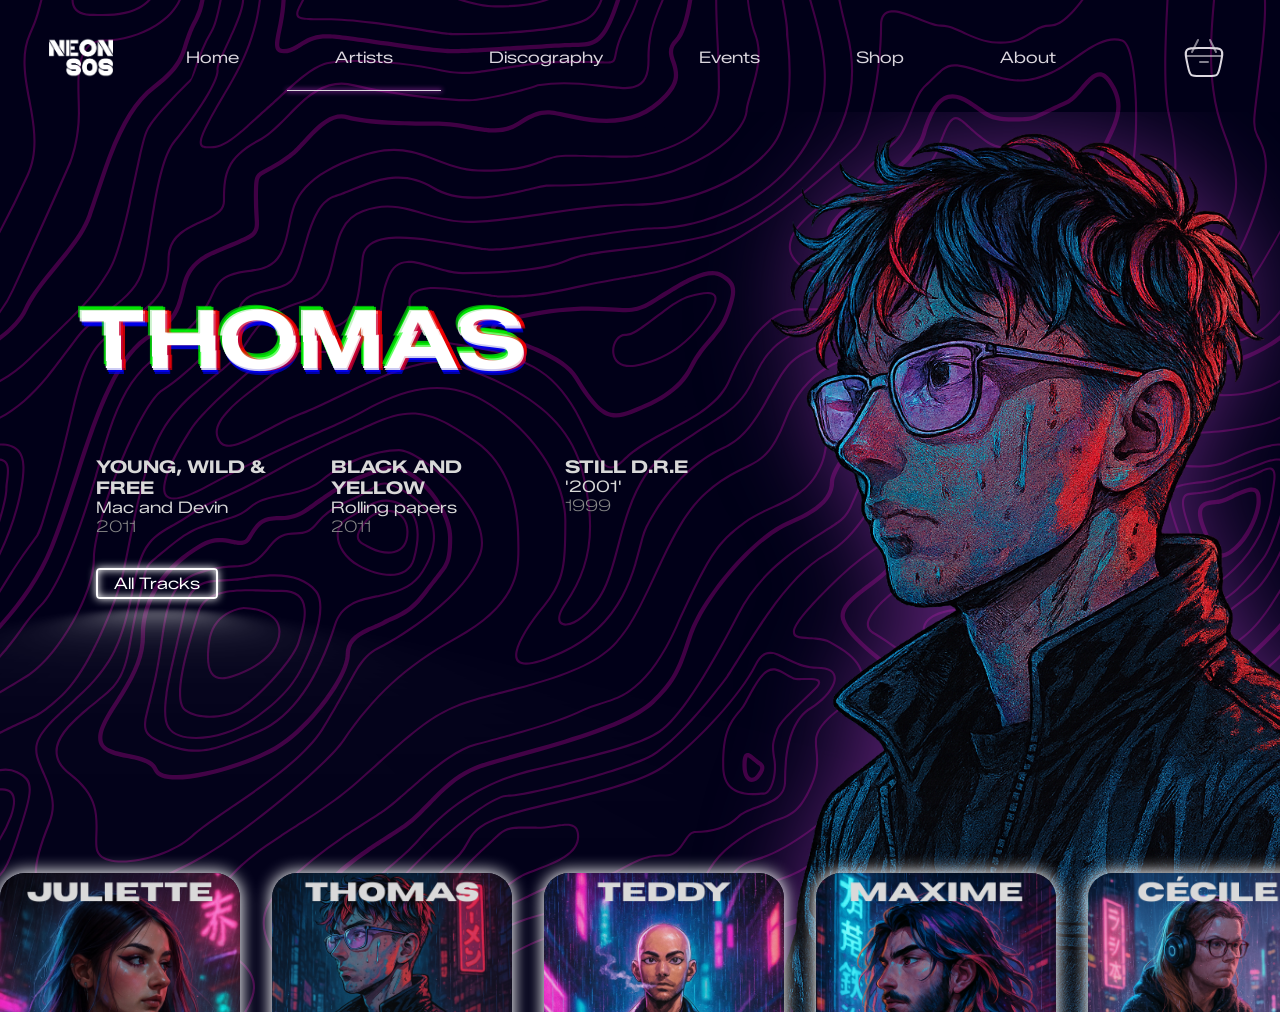
<file: artists.html>
<!DOCTYPE html>
<html lang="en">
  <head>
    <meta charset="UTF-8" />
    <meta name="viewport" content="width=device-width, initial-scale=1.0" />
    <link rel="stylesheet" href="styles/artists.css" />
    <link rel="preconnect" href="https://fonts.googleapis.com" />
    <link rel="preconnect" href="https://fonts.gstatic.com" crossorigin />
    <link
      href="https://fonts.googleapis.com/css2?family=Bebas+Neue&family=Montserrat:ital,wght@0,100..900;1,100..900&family=Source+Sans+3:ital,wght@0,200..900;1,200..900&family=Zalando+Sans+Expanded:ital,wght@0,200..900;1,200..900&display=swap"
      rel="stylesheet"
    />
    <link rel="icon" href="/assets/icons/logo-icon.ico">
    <script src="/js/artists.js" defer></script>
    <script src="/js/main.js" defer></script>
    <title>Artists</title>
  </head>

  <body class="magicpattern">
    <svg
      xmlns="http://www.w3.org/2000/svg"
      viewBox="0 0 600 600"
      id="backgroundTopo"
    >
      <path
        d="M600 325.1v-1.17c-6.5 3.83-13.06 7.64-14.68 8.64-10.6 6.56-18.57 12.56-24.68 19.09-5.58 5.95-12.44 10.06-22.42 14.15-1.45.6-2.96 1.2-4.83 1.9l-4.75 1.82c-9.78 3.75-14.8 6.27-18.98 10.1-4.23 3.88-9.65 6.6-16.77 8.84-1.95.6-3.99 1.17-6.47 1.8l-6.14 1.53c-5.29 1.35-8.3 2.37-10.54 3.78-3.08 1.92-6.63 3.26-12.74 5.03a384.1 384.1 0 0 1-4.82 1.36c-2.04.58-3.6 1.04-5.17 1.52a110.03 110.03 0 0 0-11.2 4.05c-2.7 1.15-5.5 3.93-8.78 8.4a157.68 157.68 0 0 0-6.15 9.2c-5.75 9.07-7.58 11.74-10.24 14.51a50.97 50.97 0 0 1-4.6 4.22c-2.33 1.9-10.39 7.54-11.81 8.74a14.68 14.68 0 0 0-3.67 4.15c-1.24 2.3-1.9 4.57-2.78 8.87-2.17 10.61-3.52 14.81-8.2 22.1-4.07 6.33-6.8 9.88-9.83 12.99-.47.48-.95.96-1.5 1.48l-3.75 3.56c-1.67 1.6-3.18 3.12-4.86 4.9a42.44 42.44 0 0 0-9.89 16.94c-2.5 8.13-2.72 15.47-1.76 27.22.47 5.82.51 6.36.51 8.18 0 10.51.12 17.53.63 25.78.24 4.05.56 7.8.97 11.22h.9c-1.13-9.58-1.5-21.83-1.5-37 0-1.86-.04-2.4-.52-8.26-.94-11.63-.72-18.87 1.73-26.85a41.44 41.44 0 0 1 9.65-16.55c1.67-1.76 3.18-3.27 4.83-4.85.63-.6 3.13-2.96 3.75-3.57a71.6 71.6 0 0 0 1.52-1.5c3.09-3.16 5.86-6.76 9.96-13.15 4.77-7.42 6.15-11.71 8.34-22.44.86-4.21 1.5-6.4 2.68-8.6.68-1.25 1.79-2.48 3.43-3.86 1.38-1.15 9.43-6.8 11.8-8.72 1.71-1.4 3.26-2.81 4.7-4.3 2.72-2.85 4.56-5.54 10.36-14.67a156.9 156.9 0 0 1 6.1-9.15c3.2-4.33 5.9-7.01 8.37-8.07 3.5-1.5 7.06-2.77 11.1-4.02a233.84 233.84 0 0 1 7.6-2.2l2.38-.67c6.19-1.79 9.81-3.16 12.98-5.15 2.14-1.33 5.08-2.33 10.27-3.65l6.14-1.53c2.5-.63 4.55-1.2 6.52-1.82 7.24-2.27 12.79-5.06 17.15-9.05 4.05-3.72 9-6.2 18.66-9.9l4.75-1.82c1.87-.72 3.39-1.31 4.85-1.91 10.1-4.15 17.07-8.32 22.76-14.4 6.05-6.45 13.95-12.4 24.49-18.92 1.56-.96 7.82-4.6 14.15-8.33v-64.58c-4 8.15-8.52 14.85-12.7 17.9-2.51 1.82-5.38 4.02-9.04 6.92a1063.87 1063.87 0 0 0-6.23 4.98l-1.27 1.02a2309.25 2309.25 0 0 1-4.87 3.9c-7.55 6-12.9 10.05-17.61 13.19-3.1 2.06-3.86 2.78-8.06 7.13-5.84 6.07-11.72 8.62-29.15 10.95-11.3 1.5-20.04 4.91-30.75 11.07-1.65.94-7.27 4.27-6.97 4.1-2.7 1.58-4.69 2.69-6.64 3.66-5.63 2.8-10.47 4.17-15.71 4.17-17.13 0-41.44 11.51-51.63 22.83-12.05 13.4-31.42 27.7-45.25 31.16-7.4 1.85-11.85 7.05-14.04 14.69-1.26 4.4-1.58 8.28-1.58 13.82 0 .82.01.98.24 3.63.45 5.18.35 8.72-.77 13.26-1.53 6.2-4.89 12.6-10.59 19.43-13.87 16.65-22.88 46.58-22.88 71.68 0 2.39.02 4.26.06 8.75.12 10.8.1 15.8-.22 21.95-.56 11.18-2.09 20.73-5 29.3h-1.05c2.94-8.56 4.49-18.12 5.05-29.35.31-6.13.34-11.1.22-21.9-.04-4.48-.06-6.36-.06-8.75 0-25.32 9.07-55.47 23.12-72.32 5.6-6.72 8.88-12.99 10.38-19.03 1.09-4.4 1.18-7.85.74-12.93-.23-2.7-.24-2.86-.24-3.72 0-5.62.32-9.57 1.62-14.1 2.28-7.95 6.97-13.44 14.76-15.39 13.6-3.4 32.82-17.59 44.75-30.84C409 360.14 433.58 348.5 451 348.5c5.07 0 9.77-1.33 15.26-4.07 1.93-.96 3.9-2.05 6.58-3.62-.3.18 5.33-3.16 6.98-4.11 10.82-6.21 19.66-9.67 31.11-11.2 17.23-2.3 22.9-4.75 28.57-10.64 4.25-4.41 5.04-5.16 8.22-7.28 4.68-3.11 10.01-7.14 17.55-13.14a1113.33 1113.33 0 0 0 4.86-3.89l1.28-1.02a4668.54 4668.54 0 0 1 6.23-4.98c3.67-2.9 6.55-5.12 9.07-6.95 4.37-3.19 9.16-10.56 13.29-19.4v66.9zm0-116.23c-.62.01-1.27.06-1.95.13-6.13.63-13.83 3.45-21.83 7.45-3.64 1.82-8.46 2.67-14.17 2.71-4.7.04-9.72-.47-14.73-1.33-1.7-.3-3.26-.61-4.67-.93a31.55 31.55 0 0 0-3.55-.57 273.4 273.4 0 0 0-16.66-.88c-10.42-.16-17.2.74-17.97 2.73-.38.97.6 2.55 3.03 4.87 1.01.97 2.22 2.03 4.04 3.55a1746.07 1746.07 0 0 0 4.79 4.02c1.39 1.2 3.1 1.92 5.5 2.5.7.16.86.2 2.64.54 3.53.7 5.03 1.25 6.15 2.63 1.41 1.76 1.4 4.54-.15 8.88-2.44 6.83-5.72 10.05-10.19 10.33-3.63.23-7.6-1.29-14.52-5.06-4.53-2.47-6.82-7.3-8.32-15.26-.17-.87-.32-1.78-.5-2.86l-.43-2.76c-1.05-6.58-1.9-9.2-3.73-10.11-.81-.4-1.59-.74-2.36-1-2.27-.77-4.6-1.02-8.1-.92-2.29.07-14.7 1-13.77.93-20.55 1.37-28.8 5.05-37.09 14.99a133.07 133.07 0 0 0-4.25 5.44l-2.3 3.09-2.51 3.32c-4.1 5.36-7.06 8.48-10.39 11.12-.65.52-1.33 1.04-2.13 1.62l-4.11 2.94a106.8 106.8 0 0 0-5.16 3.99c-4.55 3.74-9.74 8.6-16.25 15.38-8.25 8.58-11.78 13.54-11.7 15.95.07 1.65 1.64 2.11 6.79 2.38 1.61.09 2.15.12 2.98.2 2.95.24 5.09.73 6.81 1.68 7.48 4.15 11.63 7.26 13.95 11.58 3.3 6.15.8 12.88-8.89 20.26-8.28 6.3-11.1 10.37-11.31 14.96-.06 1.17 0 1.93.26 4.43.69 6.47.25 10.65-2.8 17.42a44.23 44.23 0 0 1-4.16 7.53c-2.82 3.97-5.47 5.74-10.6 7.69-.43.16-3.34 1.23-4.27 1.59-1.8.68-3.38 1.36-5.01 2.14-4.18 2-8.4 4.6-13.1 8.24-8.44 6.51-13.23 14.56-15.98 25.06-1.1 4.2-1.55 6.81-2.8 15.21-1.26 8.6-2.17 12.64-4.08 16.55-2.1 4.28-11.93 26.59-12.97 28.88a382.7 382.7 0 0 1-6.37 13.41c-4.07 8.11-7.61 14.07-10.73 17.81-5.38 6.46-8.98 14.37-13.77 28.42a810.14 810.14 0 0 0-1.89 5.6c-1.8 5.35-2.96 8.6-4.26 11.85-6.13 15.32-25.43 26.31-46.46 26.31-11.2 0-20.58-2.74-31.02-8.55-5.6-3.13-4.55-2.42-22.26-14.54-14.33-9.8-17.7-10.73-20.47-6.9-.37.5-1.81 2.74-1.83 2.77a52.24 52.24 0 0 1-4.94 5.9c-.73.79-5.52 5.87-6.97 7.45-2.38 2.6-4.3 4.81-5.98 6.93a45.6 45.6 0 0 0-5.08 7.66c-1.29 2.57-1.9 5.25-2.66 10.6a997.6 997.6 0 0 1-.46 3.18h-1l.47-3.32c.77-5.45 1.4-8.2 2.75-10.9a46.54 46.54 0 0 1 5.2-7.84c1.7-2.14 3.63-4.38 6.03-6.98 1.45-1.59 6.24-6.68 6.96-7.46a51.58 51.58 0 0 0 4.84-5.78s1.47-2.26 1.86-2.8c3.25-4.5 7.08-3.44 21.84 6.67 17.67 12.08 16.62 11.38 22.19 14.48 10.3 5.73 19.5 8.43 30.53 8.43 20.65 0 39.57-10.77 45.54-25.69a219.7 219.7 0 0 0 4.24-11.8 6752.32 6752.32 0 0 0 1.88-5.6c4.83-14.16 8.47-22.14 13.96-28.73 3.05-3.66 6.56-9.57 10.6-17.61 1.97-3.93 4.04-8.31 6.35-13.38 1.03-2.28 10.88-24.61 12.98-28.91 1.85-3.79 2.75-7.76 4-16.25 1.24-8.44 1.7-11.07 2.81-15.32 2.8-10.7 7.71-18.94 16.33-25.6a73.18 73.18 0 0 1 13.29-8.35c1.66-.8 3.27-1.48 5.08-2.18.94-.36 3.86-1.43 4.28-1.59 4.95-1.88 7.44-3.55 10.14-7.33 1.35-1.9 2.68-4.3 4.06-7.37 2.97-6.58 3.39-10.59 2.72-16.9a27.13 27.13 0 0 1-.27-4.58c.22-4.94 3.21-9.24 11.7-15.7 9.33-7.11 11.66-13.34 8.62-19-2.2-4.09-6.25-7.12-13.55-11.17-1.57-.88-3.6-1.33-6.42-1.57-.8-.07-1.34-.1-2.95-.19-5.77-.3-7.63-.85-7.72-3.34-.1-2.81 3.5-7.87 11.97-16.69 6.53-6.8 11.75-11.69 16.33-15.45 1.79-1.47 3.42-2.72 5.2-4.03l4.12-2.94c.79-.58 1.46-1.08 2.1-1.59 3.26-2.6 6.16-5.65 10.21-10.94a383.2 383.2 0 0 0 2.5-3.32l2.31-3.09c1.8-2.39 3.04-4 4.29-5.48 8.47-10.17 16.98-13.96 37.27-15.3-.44.02 12-.9 14.32-.98 3.62-.1 6.05.16 8.46.98.8.27 1.62.62 2.47 1.04 2.27 1.14 3.17 3.87 4.27 10.85l.44 2.76c.17 1.07.33 1.97.5 2.83 1.44 7.69 3.62 12.29 7.8 14.57 6.76 3.68 10.6 5.15 13.99 4.94 4-.25 6.99-3.17 9.3-9.67 1.45-4.04 1.46-6.49.32-7.92-.9-1.12-2.28-1.62-5.57-2.27a55.8 55.8 0 0 1-2.67-.55c-2.54-.6-4.39-1.4-5.93-2.71a252.63 252.63 0 0 0-4.78-4.01 84.35 84.35 0 0 1-4.08-3.6c-2.73-2.6-3.86-4.43-3.28-5.95 1.02-2.64 7.82-3.54 18.93-3.37a230.56 230.56 0 0 1 16.73.88c2.76.39 3.2.49 3.68.6 1.4.3 2.95.62 4.62.91a82.9 82.9 0 0 0 14.56 1.32c5.56-.04 10.24-.86 13.73-2.6 8.1-4.05 15.89-6.9 22.17-7.56.7-.07 1.4-.11 2.05-.13v1zm0-100.94v1.5c-8.62 16.05-17.27 29.55-23.65 35.92-3.19 3.2-7.62 4.9-13.54 5.56-4.45.48-8.28.4-19.18-.2-9.91-.55-15.32-.44-20.52.78a84.05 84.05 0 0 1-15 2.11l-2.25.14c-12.49.75-19.37 1.78-32.72 5.74-4.5 1.33-9.27 2.49-14.3 3.48a246.27 246.27 0 0 1-32.6 3.97c-7.56.45-13.21.57-20.24.57-5.4 0-11.9 1.61-18 5.18-8.3 4.87-15.06 12.87-19.53 24.5a68.57 68.57 0 0 1-4.56 9.8c-3.6 6.2-6.92 8.99-13.38 12.18l-4.03 1.96a64.48 64.48 0 0 0-15.16 10.25c-8.2 7.33-13.72 16.63-22.54 35.6l-2.08 4.49c-7.3 15.7-11.5 23.3-17.35 29.87-7.7 8.66-20.25 14.42-40.31 20.08-4.37 1.23-19.04 5.08-19.24 5.13-6.92 1.87-11.68 3.34-15.63 4.92-10.55 4.22-18.71 10.52-36.38 26.52l-1.7 1.54c-8.58 7.76-13.41 11.9-18.81 15.88-3.95 2.9-8 5.67-12.97 8.91-2.06 1.34-10.3 6.6-12.33 7.94-11.52 7.5-18.53 13.04-24.62 20.08a62.01 62.01 0 0 0-6.44 8.85c-4.13 6.91-6.27 13.15-9.2 25.11l-1.54 6.26c-.6 2.45-1.15 4.54-1.72 6.58-2.97 10.7-6.9 17.36-14.78 26.91L69.6 491a148.51 148.51 0 0 0-4.19 5.3 23.9 23.9 0 0 0-3.44 6.28c-1.16 3.23-1.52 5.9-1.87 11.94-.58 10.05-1.42 15.04-4.63 22.67-1.57 3.72-5.66 14.02-6.41 15.8a73.46 73.46 0 0 1-3.57 7.4c-2.88 5.14-6.71 10.12-13.12 16.95-5.96 6.36-8.87 10.9-10.61 16a56.88 56.88 0 0 0-1.38 4.82l-.46 1.84h-1.03l.52-2.08c.52-2.09.92-3.49 1.4-4.9 1.8-5.25 4.78-9.9 10.84-16.36 6.35-6.78 10.13-11.7 12.97-16.77a72.5 72.5 0 0 0 3.52-7.29c.75-1.76 4.84-12.06 6.4-15.8 3.17-7.5 3.99-12.4 4.56-22.33.35-6.14.72-8.88 1.93-12.23a24.9 24.9 0 0 1 3.58-6.54c1.27-1.7 2.6-3.37 4.22-5.34l4.11-4.95c7.8-9.46 11.66-16 14.59-26.54.56-2.04 1.1-4.12 1.71-6.56l1.53-6.26c2.96-12.04 5.13-18.36 9.32-25.39 1.84-3.08 4-6.05 6.54-8.99 6.17-7.12 13.24-12.7 24.83-20.26 2.05-1.33 10.28-6.6 12.33-7.94 4.96-3.22 9-5.98 12.92-8.87 5.37-3.95 10.19-8.08 18.74-15.82l1.7-1.54c17.76-16.09 25.98-22.43 36.67-26.7 4-1.6 8.8-3.09 15.75-4.96.21-.06 14.87-3.9 19.22-5.13 19.9-5.61 32.32-11.31 39.85-19.78 5.76-6.48 9.93-14.02 17.18-29.64l2.09-4.5c8.87-19.07 14.44-28.46 22.77-35.9a65.48 65.48 0 0 1 15.38-10.4l4.04-1.97c6.3-3.1 9.47-5.77 12.96-11.77a67.6 67.6 0 0 0 4.48-9.67c4.56-11.84 11.47-20.02 19.97-25 6.25-3.66 12.93-5.32 18.5-5.32 7.01 0 12.65-.12 20.17-.57a245.3 245.3 0 0 0 32.47-3.96c5-.98 9.75-2.13 14.22-3.45 13.43-3.98 20.38-5.02 32.94-5.78l2.24-.14c5.76-.37 9.8-.9 14.85-2.09 5.31-1.25 10.79-1.35 22.6-.7 9.04.5 12.84.58 17.21.1 5.71-.62 9.94-2.26 12.95-5.26 6.44-6.45 15.3-20.37 24.35-36.72zm0 450.21c-1.28-4.6-2.2-10.55-3.33-20.25l-.24-2.04-.23-2.03c-1.82-15.7-3.07-21.98-5.55-24.47-2.46-2.46-3.04-5.03-2.52-8.64.1-.6.18-1.1.39-2.15.69-3.54.77-5.04.08-6.84-.91-2.38-3.31-4.41-7.79-6.26-5.08-2.09-6.52-4.84-4.89-8.44.66-1.45 1.79-3.02 3.52-5.01 1.04-1.2 5.48-5.96 5.08-5.53 6.15-6.7 8.98-11.34 8.98-16.48a15.2 15.2 0 0 1 6.5-12.89v1.26a14.17 14.17 0 0 0-5.5 11.63c0 5.47-2.93 10.29-9.24 17.16.38-.42-4.04 4.33-5.07 5.5-1.67 1.93-2.75 3.43-3.36 4.77-1.37 3.04-.23 5.22 4.36 7.1 4.71 1.95 7.32 4.16 8.34 6.83.78 2.04.7 3.67-.03 7.4-.2 1.03-.3 1.51-.38 2.09-.48 3.33.03 5.59 2.23 7.8 2.74 2.74 3.98 8.96 5.84 25.06l.24 2.03.23 2.04c.82 7.01 1.53 12.06 2.34 16.03v4.33zm0-62.16c-1.4-3.13-4.43-9.9-4.95-11.17-1.02-2.53-1.25-3.8-.91-5.18.2-.84 2.05-4.68 2.32-5.33a70.79 70.79 0 0 0 3.54-11.2v3.99a62.82 62.82 0 0 1-2.62 7.6c-.31.75-2.09 4.46-2.27 5.18-.28 1.12-.08 2.22.87 4.57.41 1.02 2.5 5.7 4.02 9.09v2.45zm0-85.09c-1.65 1.66-3.66 2.9-6.4 4.13-.25.1-13.97 5.47-20.4 8.43-9.35 4.32-16.7 5.9-23.03 5.25-5.08-.53-9.02-2.25-14.77-5.92l-3.2-2.07a77.4 77.4 0 0 0-5.44-3.27c-4.05-2.18-3.25-5.8 1.47-10.47 3.71-3.68 9.6-7.93 18.73-13.8l4.46-2.82c17.95-11.33 18.22-11.5 22.27-14.74 11.25-9 19.69-14.02 26.31-15.1v1.02c-6.37 1.1-14.62 6-25.69 14.86-4.1 3.28-4.34 3.44-22.36 14.8a652.4 652.4 0 0 0-4.45 2.83c-9.07 5.83-14.92 10.05-18.57 13.66-4.31 4.28-4.95 7.13-1.7 8.88 1.7.91 3.29 1.88 5.5 3.3l3.2 2.08c5.64 3.59 9.45 5.25 14.34 5.76 6.13.64 13.32-.9 22.52-5.15 6.46-2.98 20.18-8.35 20.4-8.44 3.04-1.37 5.1-2.71 6.81-4.69v1.47zm0-41.37v1c-6.56.26-12.11 3.13-19.71 9.08l-4.63 3.68a51.87 51.87 0 0 1-4.4 3.14c-.82.52-5.51 3.33-6.22 3.76-3.31 2-6.15 3.8-8.87 5.6a112.61 112.61 0 0 0-8.16 5.92c-4.61 3.72-7.4 6.9-7.97 9.35-.63 2.67 1.48 4.53 7.05 5.46 10.7 1.78 20.92-.05 30.45-4.65a61.96 61.96 0 0 0 17.1-12.2 41.8 41.8 0 0 0 5.36-7.42v1.92a38.94 38.94 0 0 1-4.64 6.19 62.95 62.95 0 0 1-17.39 12.41c-9.7 4.68-20.13 6.55-31.05 4.73-6.06-1-8.65-3.29-7.85-6.67.64-2.74 3.53-6.05 8.31-9.9 2.35-1.9 5.1-3.88 8.24-5.97 2.73-1.82 5.58-3.61 8.9-5.62.72-.44 5.4-3.24 6.22-3.75 1.26-.8 2.6-1.76 4.3-3.09.8-.62 3.9-3.1 4.63-3.67 7.77-6.1 13.49-9.04 20.33-9.3zm0-154.6v1c-1.75-.24-4.3.23-7.82 1.55-10.01 3.75-13.8 5.07-19.15 6.76-1.78.56-2.63.83-3.87 1.24-1.48.5-3.16.76-6.74 1.16a1550.34 1550.34 0 0 0-2.64.3c-7.8.94-11.28 2.47-11.28 6.07 0 4.45 2.89 13.18 7.96 25.81a57.34 57.34 0 0 1 2.33 7.6 258.32 258.32 0 0 1 .84 3.46c1.86 7.62 3.17 10.71 5.56 11.67 2.21.88 4.7.6 7.47-.72 3.48-1.69 7.22-4.94 11.2-9.47 1.52-1.7 2.97-3.49 4.59-5.57l3.16-4.1c2.59-3.23 6.07-12.21 8.39-20.23v3.45c-2.29 7.2-5.27 14.5-7.61 17.41-.44.55-2.67 3.46-3.15 4.09-1.63 2.1-3.1 3.9-4.62 5.62-4.08 4.61-7.9 7.94-11.53 9.7-2.99 1.44-5.77 1.75-8.28.74-2.84-1.13-4.2-4.34-6.15-12.35a2097.48 2097.48 0 0 1-.84-3.46c-.8-3.2-1.47-5.45-2.28-7.46-5.14-12.8-8.04-21.55-8.04-26.19 0-4.37 3.84-6.06 12.16-7.07a160.9 160.9 0 0 1 2.65-.3c3.5-.39 5.15-.64 6.53-1.1 1.26-.42 2.1-.7 3.88-1.26 5.34-1.68 9.11-3 19.1-6.74 3.53-1.32 6.22-1.84 8.18-1.61zM0 292c10.13-11.31 18.13-23.2 23.07-35.39 3.3-8.14 6.09-16.12 10.81-30.55l1.59-4.84c6.53-19.94 10.11-29.82 14.77-39.56 6.07-12.72 12.55-21.18 20.27-25.54 6.66-3.76 10.2-7.86 12.22-13.15a46.6 46.6 0 0 0 1.86-6.58c1.23-5.2 2.05-7.59 3.93-10.36 2.45-3.62 6.27-6.53 12.1-8.96 15.78-6.58 16.73-7.04 18.05-9.01.65-.98.83-2.15.74-4.51-.03-.73-.23-3.82-.24-4A93.8 93.8 0 0 1 119 94c0-10.04.18-11.37 2.37-13.15.52-.42 1.13-.8 2.07-1.3.27-.14 2.18-1.12 2.84-1.48a68.4 68.4 0 0 0 9.12-5.87c2.06-1.54 2.64-2.14 8.01-7.93 3.78-4.09 6.21-6.36 8.96-8.12 3.64-2.33 7.2-3.12 10.9-2.11 4.4 1.2 10.81 2 18.78 2.46 6.9.4 12.9.5 21.95.5 4.87 0 8.97.47 15.4 1.57 7.77 1.33 9.3 1.54 12.38 1.54 4.05 0 7.43-.88 10.68-2.95 5.06-3.22 8.11-4.67 11.2-5.2 3.62-.64 4.77-.46 16.55 2.06 17.26 3.7 30.85 1.36 41.06-9.7 5.1-5.53 5.48-8.9 3.48-14.8-.83-2.42-1.03-3.1-1.17-4.3-.29-2.52.5-4.71 2.71-6.93 2.65-2.65 4.72-9.17 6.22-18.29h2.03c-1.56 9.71-3.77 16.65-6.83 19.7-1.79 1.8-2.36 3.39-2.14 5.28.11 1 .3 1.63 1.07 3.9 2.22 6.53 1.76 10.66-3.9 16.8-10.77 11.66-25.07 14.13-42.95 10.3-11.42-2.45-12.55-2.62-15.78-2.06-2.77.48-5.62 1.84-10.47 4.92a20.93 20.93 0 0 1-11.76 3.27c-3.25 0-4.81-.22-12.73-1.57C212.74 59.46 208.73 59 204 59c-9.1 0-15.11-.1-22.07-.5-8.09-.47-14.62-1.29-19.2-2.54-5.62-1.53-10.17 1.38-17.85 9.66-5.5 5.94-6.08 6.53-8.28 8.18a70.38 70.38 0 0 1-9.38 6.03c-.68.37-2.58 1.35-2.84 1.49-.84.44-1.35.76-1.75 1.08-1.47 1.2-1.63 2.4-1.63 11.6 0 1.85.06 3.54.17 5.44 0 .17.2 3.28.24 4.03.1 2.75-.13 4.29-1.08 5.71-1.67 2.5-2.27 2.8-18.95 9.74-5.48 2.29-8.99 4.96-11.2 8.24-1.71 2.51-2.47 4.73-3.64 9.7-.83 3.5-1.21 4.92-1.94 6.83-2.18 5.73-6.05 10.19-13.1 14.18-7.3 4.12-13.55 12.28-19.46 24.66-4.6 9.64-8.17 19.46-14.67 39.32l-1.58 4.84c-4.75 14.47-7.54 22.48-10.86 30.69-5.28 13.01-13.95 25.65-24.93 37.6v-2.97zm0 78v-.5l1-.01c6.32 0 7.47 5.2 4.6 13.36a60.36 60.36 0 0 1-5.6 11.3v-1.92a57.76 57.76 0 0 0 4.65-9.72c2.69-7.6 1.71-12.02-3.65-12.02-.34 0-.67 0-1 .02v-46.59a340.96 340.96 0 0 0 13.71-8.34c13.66-9.46 29.79-37.6 29.79-53.59 0-18.1 21.57-72.64 32.23-79.42 12.71-8.09 32.24-27.96 35.8-37.75 1.93-5.3 5.5-7.27 14.42-9.37 6.15-1.44 8.64-2.42 10.67-4.79 1.5-1.74 2.72-4.79 4.33-10.3.23-.78 1.9-6.68 2.43-8.46 3.62-12.08 7.3-18.49 13.47-20.39 2.5-.76 3.03-.98 9.74-3.7 7.49-3.03 11.97-4.43 17.12-4.92 6.75-.65 13.13.75 19.55 4.67 5.43 3.32 12.19 4.72 20.17 4.56 6.03-.12 12.2-1.07 19.83-2.8 1.82-.4 7.38-1.74 8.26-1.94 2.69-.6 4.34-.89 5.48-.89 4.97 0 8.93-.05 14.2-.27 7.9-.32 15.56-.92 22.75-1.88 8.5-1.14 15.9-2.73 21.88-4.82 18.9-6.62 32.64-18.3 33.67-27.59.29-2.56.4-2.96 2.79-11.11 2.33-7.95 3.21-12.93 2.72-18.23-.2-2.24-.69-4.38-1.48-6.42-1.5-3.92-2.63-9.4-3.43-16.18h.9c.77 6.47 1.89 11.72 3.47 15.82a24.93 24.93 0 0 1 1.54 6.69c.5 5.46-.4 10.54-2.77 18.6-2.36 8.06-2.47 8.47-2.74 10.95-1.09 9.75-15.1 21.68-34.33 28.41-6.06 2.12-13.52 3.72-22.09 4.87-7.22.96-14.92 1.57-22.83 1.89-5.3.21-9.27.27-14.25.27-1.04 0-2.64.27-5.26.87-.87.2-6.43 1.53-8.26 1.94-7.68 1.73-13.92 2.7-20.03 2.82-8.15.17-15.1-1.27-20.71-4.7-6.23-3.81-12.4-5.16-18.93-4.54-5.04.48-9.44 1.86-16.84 4.86-6.75 2.74-7.29 2.95-9.82 3.73-5.73 1.76-9.28 7.96-12.81 19.72-.53 1.77-2.2 7.66-2.43 8.46-1.66 5.65-2.91 8.78-4.53 10.67-2.22 2.58-4.84 3.62-12.01 5.3-7.8 1.83-11.13 3.66-12.9 8.54-3.65 10.04-23.32 30.06-36.2 38.25C65.94 190 44.5 244.2 44.5 262c0 16.34-16.3 44.78-30.22 54.41-2.14 1.48-8.24 5.12-14.28 8.68v-1.16 46.09zm0-173.7v-1.11c7.42-3.82 14.55-10.23 21.84-18.98 3.8-4.56 14.21-18.78 15.79-20.55 1.8-2.04 4.06-3.96 7.42-6.45 1.08-.8 4.92-3.57 5.49-3.99 9.36-6.85 14-11.96 15.98-19.36.8-2.98 1.54-6.78 2.46-12.3.23-1.44 2-12.46 2.56-15.79 2.87-16.77 5.73-26.79 10.07-32.1C92.46 52.43 101.5 38.13 101.5 33c0-2.54.34-3.35 6.05-15.71.68-1.49 1.25-2.74 1.77-3.93 2.5-5.75 3.9-10.04 4.14-13.36h1c-.23 3.48-1.66 7.87-4.23 13.76-.52 1.2-1.09 2.45-1.78 3.95-5.54 12.01-5.95 12.99-5.95 15.29 0 5.47-9.09 19.84-20.11 33.31-4.2 5.12-7.03 15.06-9.86 31.64-.57 3.33-2.33 14.33-2.57 15.78-.92 5.56-1.67 9.38-2.48 12.4-2.05 7.68-6.82 12.93-16.35 19.91l-5.49 3.98c-3.3 2.45-5.51 4.34-7.27 6.31-1.53 1.73-11.94 15.93-15.76 20.53-7.52 9.02-14.88 15.6-22.61 19.46zm0 361.83v-4.33c.48 2.36 1 4.35 1.6 6.15 2 6.03 4.6 8.26 8.19 6.59C28.76 557.69 43.5 542.4 43.5 527c0-16.2 6.37-31.99 17.1-46.3 1.88-2.5 3.66-4.4 5.53-6 .73-.62 1.45-1.18 2.3-1.8l2-1.43c3.68-2.68 5.32-5.28 7.08-12.59.75-3.07 1.38-5.02 4.2-13.26l.63-1.88c3.24-9.58 4.56-14.97 4.17-18.65-.48-4.43-3.8-5.23-11.3-1.64a81.12 81.12 0 0 1-9.15 3.7c-13.89 4.67-26.96 5.8-42.66 5.42l-1.95-.05-1.45-.02a39.8 39.8 0 0 0-15.05 2.96A21.81 21.81 0 0 0 0 438.37v-1.26a23.55 23.55 0 0 1 4.55-2.57 40.77 40.77 0 0 1 16.92-3.02l1.95.05c15.6.38 28.57-.75 42.32-5.37a80.12 80.12 0 0 0 9.04-3.65c8.04-3.84 12.16-2.85 12.72 2.43.42 3.89-.92 9.34-4.21 19.08l-.64 1.88c-2.8 8.2-3.43 10.15-4.16 13.18-1.82 7.52-3.59 10.34-7.47 13.16l-2 1.43c-.84.6-1.54 1.15-2.25 1.75a35.45 35.45 0 0 0-5.37 5.84c-10.61 14.15-16.9 29.74-16.9 45.7 0 15.88-15 31.45-34.29 40.45-4.3 2.01-7.39-.66-9.56-7.18-.23-.68-.44-1.39-.65-2.13zm0-62.16v-2.45l1.46 3.27c2.1 4.8 3.46 10.33 4.26 16.77.66 5.3.84 9.3 1.04 18.5.2 9.32.5 12.75 1.63 15.05 1.28 2.6 3.67 2.35 8.29-1.5 17.14-14.3 21.82-22.9 21.82-38.62 0-7.17 1.1-12.39 3.7-17.68 2.27-4.67 3.65-6.62 13.4-19.62a69.8 69.8 0 0 1 7.6-8.79 44.76 44.76 0 0 1 3.54-3.06c.38-.3.64-.52.89-.74a10.47 10.47 0 0 0 2.63-3.32 35.78 35.78 0 0 0 2.26-5.94l.37-1.2.36-1.15c.29-.91.48-1.55.66-2.16.45-1.53.74-2.68.91-3.66.38-2.2.12-3.49-.85-4.15-2.35-1.61-9.28-.24-23.8 4.94-9.54 3.4-16.12 4.17-27.85 4.26-7.71.06-10.43.4-13.25 2.12-3.48 2.12-5.84 6.4-7.58 14.26-.5 2.2-.99 4.19-1.49 5.98v-3.98l.51-2.22c1.8-8.1 4.28-12.6 8.04-14.9 3.04-1.85 5.86-2.2 13.77-2.26 11.61-.09 18.1-.84 27.51-4.2 14.93-5.32 21.95-6.71 24.7-4.83 1.38.94 1.71 2.6 1.28 5.15a33.69 33.69 0 0 1-.94 3.78l-.66 2.17-.36 1.15-.37 1.2a36.64 36.64 0 0 1-2.33 6.1c-.8 1.53-1.61 2.52-2.86 3.61l-.92.77-1.02.83c-.9.74-1.65 1.4-2.47 2.18a68.84 68.84 0 0 0-7.48 8.66c-9.7 12.93-11.07 14.87-13.31 19.46-2.52 5.15-3.59 10.22-3.59 17.24 0 16.04-4.82 24.91-22.18 39.38-5.04 4.2-8.18 4.55-9.83 1.18-1.22-2.5-1.52-5.94-1.73-15.47-.2-9.16-.38-13.15-1.03-18.4-.79-6.34-2.12-11.8-4.19-16.49L0 495.98zM379.27 0h1.04l1.5 5.26c3.28 11.56 4.89 19.33 5.26 27.8.49 11.01-1.52 21.26-6.63 31.17-7.8 15.13-20.47 26.5-36.22 34.1-12.38 5.96-26.12 9.17-36.22 9.17-6.84 0-17.24 1.38-37.27 4.62l-2.27.37c-24.5 3.99-31.65 5-37.46 5-3.49 0-4.08-.08-19.54-2.8-3.56-.64-6.32-1.1-9-1.5-20.23-2.96-31-1.2-31.96 7.86-.1.85-.18 1.72-.29 2.81l-.27 2.73c-1.1 10.9-2.02 15.73-4.31 19.96-2.9 5.34-7.77 7.95-15.63 7.95-10.2 0-12.92.6-15.5 3.17.52-.51-5.03 5.85-8.16 8.7-2.75 2.5-14.32 12.55-15.77 13.83a341.27 341.27 0 0 0-6.54 5.92c-6.97 6.49-11.81 11.76-14.6 16.15-5.92 9.3-10.48 18.04-11.69 24.08-1.66 8.3 3.67 9.54 19.02 1.21a626.23 626.23 0 0 1 44.54-21.9c3.5-1.56 14.04-6.2 15.68-6.95 5.05-2.25 8.3-3.8 10.78-5.15l1.95-1.07 2.18-1.18c1.76-.94 3.38-1.76 5-2.55 18.1-8.72 34.48-10.46 50.33-1.2 22.89 13.34 38.28 37.02 38.28 56.44 0 19.12-.73 25.13-5.18 33.2a45.32 45.32 0 0 1-4.94 7.12c-6.47 7.77-11.81 16.2-12.76 21.27-1.2 6.34 4.69 7.03 20.17-.05 13.31-6.08 22.4-14.95 28.5-26.32a80.51 80.51 0 0 0 6.1-15.13c.9-2.98 3.17-11.65 3.41-12.48a29.02 29.02 0 0 1 1.75-4.83c7.47-14.93 21.09-30.5 36.25-37.24 7.61-3.38 13-9.65 19.4-20.79.84-1.48 4.26-7.64 5.14-9.17 3.52-6.1 6.22-9.7 9.37-11.98 10.15-7.4 28.7-11.1 50.29-11.1 7.52 0 16.54-1.24 27.51-3.58a420.1 420.1 0 0 0 14.96-3.52c-1.3.33 15.54-3.98 19.42-4.89 14.15-3.33 41.07-5.01 64.11-5.01 17.36 0 27.82-9.23 38.53-38.67 6.62-18.21 6.62-26.37 2.69-34.35l-1.18-2.37A13.36 13.36 0 0 1 587.5 58c0-4.03 0-4.01 2.5-24.56.46-3.73.8-6.74 1.12-9.64.9-8.45 1.38-15.2 1.38-20.8 0-.94-.02-1.94-.04-3h1c.03 1.06.04 2.06.04 3 0 5.65-.48 12.43-1.39 20.9-.3 2.91-.66 5.93-1.11 9.66-2.5 20.45-2.5 20.47-2.5 24.44 0 1.97.45 3.57 1.45 5.68.24.51 1.16 2.35 1.17 2.36 4.06 8.24 4.06 16.68-2.65 35.13-10.84 29.8-21.63 39.33-39.47 39.33-22.96 0-49.83 1.68-63.89 4.99-3.86.9-20.69 5.2-19.4 4.88a421.05 421.05 0 0 1-14.99 3.53c-11.04 2.35-20.11 3.6-27.72 3.6-21.4 0-39.76 3.67-49.7 10.9-3 2.19-5.64 5.7-9.1 11.68-.87 1.52-4.29 7.68-5.14 9.17-6.49 11.3-12 17.71-19.86 21.2-14.9 6.63-28.38 22.03-35.75 36.77a28.17 28.17 0 0 0-1.69 4.67c-.23.8-2.5 9.49-3.4 12.5a81.48 81.48 0 0 1-6.19 15.3c-6.2 11.56-15.44 20.58-28.96 26.76-16.1 7.36-23 6.55-21.58-1.04 1-5.29 6.4-13.83 12.99-21.73a44.33 44.33 0 0 0 4.82-6.96c4.35-7.88 5.06-13.77 5.06-32.72 0-19.04-15.19-42.4-37.72-55.55-15.57-9.08-31.62-7.38-49.45 1.21a132.9 132.9 0 0 0-7.14 3.71l-1.95 1.07a158.83 158.83 0 0 1-10.85 5.19c-1.65.74-12.18 5.38-15.69 6.95a625.25 625.25 0 0 0-44.46 21.86c-15.95 8.66-22.37 7.16-20.48-2.29 1.24-6.2 5.83-15.02 11.82-24.42 2.85-4.48 7.74-9.8 14.77-16.34 1.98-1.85 4.12-3.79 6.56-5.94 1.46-1.29 13.02-11.33 15.75-13.82 3.09-2.8 8.6-9.14 8.14-8.67 2.82-2.82 5.75-3.46 16.2-3.46 7.5 0 12.04-2.43 14.75-7.42 2.2-4.07 3.11-8.84 4.2-19.59l.26-2.73.3-2.81c.56-5.42 4.47-8.5 11.23-9.6 5.44-.88 12.51-.51 21.86.86 2.7.4 5.47.86 9.04 1.49 15.33 2.7 15.96 2.8 19.36 2.8 5.73 0 12.9-1.03 37.3-5l2.27-.36c20.1-3.26 30.52-4.64 37.43-4.64 9.95 0 23.54-3.18 35.78-9.08 15.57-7.5 28.09-18.73 35.78-33.65 5.02-9.75 7-19.82 6.51-30.67-.37-8.37-1.96-16.08-5.23-27.57L379.27 0zm13.68 0h1.02c.78 3.9 1.92 8.7 3.51 14.88 3.63 14.05 3.06 27.03-.75 38.77a61 61 0 0 1-11.35 20.68 138.36 138.36 0 0 1-19.32 18.77c-11.32 9.02-23.36 15.49-35.95 18.39a258.63 258.63 0 0 1-22.57 4.07c-3.17.44-6.36.85-10.3 1.32l-9.39 1.12c-11.53 1.41-17.45 2.55-21.64 4.46-9.28 4.21-28.35 6.04-49.21 6.04-1.37 0-2.8-.12-4.3-.35-2.62-.41-5-1.03-9.14-2.29-7.34-2.21-9.63-2.75-12.63-2.56-3.9.23-6.63 2.29-8.47 6.89-1.86 4.66-2.42 7.53-3.34 14.98-1.1 8.98-2.87 12.12-9.97 14.3a40.12 40.12 0 0 0-6.8 2.66c-.63.33-1.16.64-1.76 1.02l-1.34.86c-1.9 1.14-3.86 1.49-9.25 1.49-3.2 0-8.83-.55-9.51-.39-1.22.28-.75-.14-7.14 6.24-1.5 1.5-3.49 3.18-6.32 5.37-1.52 1.18-7.16 5.43-7.94 6.03-4.96 3.78-8.33 6.6-11.06 9.38-4.88 4.98-6.85 9.15-5.56 12.7 1.34 3.67 4.07 4.42 8.9 2.82a55.72 55.72 0 0 0 7.77-3.48c1.5-.77 7.78-4.13 9.37-4.96a116.8 116.8 0 0 1 12.31-5.68 162.2 162.2 0 0 0 11.04-4.84c2.04-.97 10.74-5.16 13-6.22 4.41-2.1 8.1-3.78 11.65-5.29 17.14-7.3 29.32-9.9 37.67-6.65l5.43 2.1c2.3.88 4.17 1.62 6.02 2.38a150.9 150.9 0 0 1 13.07 6c18.34 9.63 30.35 22.13 34.79 39.87 6.96 27.85 3.6 45.53-8.08 62.4-3.97 5.75-3.52 9.2.06 8.97 4.14-.28 10.21-4.95 15.11-12.52 3.1-4.8 5.1-10.45 8.05-21.53l1.69-6.35c.66-2.47 1.24-4.52 1.83-6.5 4.93-16.56 11-27.28 21.56-34.76 7.15-5.06 23.73-15.5 25.48-16.75 6.74-4.81 10.53-9.44 14.34-18 7.74-17.44 21.09-24.34 44.47-24.34 9.36 0 17.91-1.13 29.53-3.49a624.86 624.86 0 0 0 6.2-1.28c2.4-.5 4.07-.84 5.66-1.13 4.03-.74 7.04-1.1 9.61-1.1 4.44 0 9.39-1 31.39-5.99l2.95-.66c16.34-3.67 25.64-5.35 31.66-5.35 1.54 0 2.4.01 6.4.1 7.8.15 12.27.13 17.33-.2 16.41-1.06 26.73-5.36 29.8-14.56a87.1 87.1 0 0 1 3.55-8.83c-.15.31 2.29-4.96 2.9-6.38 5.38-12.3 5.57-21.92-1.44-39.44a86.4 86.4 0 0 1-5.26-20.72c-1.61-11.98-1.38-23.14.1-40.35l.2-2.12h1l-.2 2.2c-1.48 17.15-1.7 28.24-.11 40.14a85.4 85.4 0 0 0 5.2 20.47c7.1 17.78 6.91 27.67 1.43 40.22-.62 1.43-3.06 6.72-2.91 6.4a86.17 86.17 0 0 0-3.52 8.73c-3.23 9.72-13.9 14.15-30.68 15.24-5.1.33-9.58.35-17.42.2-3.98-.09-4.84-.1-6.37-.1-5.91 0-15.18 1.67-31.44 5.32l-2.95.67c-22.16 5.02-27.05 6.01-31.61 6.01-2.5 0-5.45.36-9.43 1.09-1.58.29-3.25.62-5.64 1.11a4894.21 4894.21 0 0 0-6.2 1.29c-11.68 2.37-20.3 3.51-29.73 3.51-23.02 0-36 6.71-43.53 23.66-3.9 8.8-7.82 13.58-14.7 18.5-1.78 1.27-18.36 11.7-25.48 16.75-10.34 7.32-16.3 17.87-21.19 34.23-.58 1.96-1.15 4-1.82 6.47l-1.69 6.35c-2.98 11.18-5 16.9-8.17 21.81-5.05 7.81-11.37 12.68-15.89 12.98-4.7.31-5.3-4.23-.94-10.53 11.52-16.64 14.82-34.03 7.92-61.6-4.35-17.42-16.16-29.72-34.27-39.22-4-2.1-8.2-4-12.99-5.97-1.84-.75-3.7-1.49-6-2.38l-5.43-2.08c-8.03-3.12-20.02-.58-36.92 6.63-3.52 1.5-7.21 3.19-11.61 5.27l-13 6.22c-4.71 2.22-8.16 3.75-11.11 4.88a115.87 115.87 0 0 0-12.21 5.63c-1.58.83-7.86 4.18-9.37 4.96a56.55 56.55 0 0 1-7.9 3.54c-5.3 1.75-8.62.85-10.17-3.43-1.46-4.02.66-8.5 5.8-13.74 2.75-2.82 6.16-5.66 11.15-9.48.79-.6 6.43-4.85 7.94-6.02a66.96 66.96 0 0 0 6.23-5.28c6.74-6.74 6.1-6.16 7.61-6.51.87-.2 6.69.36 9.74.36 5.22 0 7.03-.32 8.74-1.35l1.31-.84c.62-.4 1.18-.72 1.84-1.07a41.07 41.07 0 0 1 6.96-2.72c6.64-2.04 8.22-4.84 9.28-13.47.93-7.53 1.5-10.47 3.4-15.24 1.99-4.95 5.04-7.26 9.34-7.51 3.17-.2 5.5.35 12.97 2.6a63.54 63.54 0 0 0 9.02 2.26c1.45.22 2.83.34 4.14.34 20.71 0 39.7-1.82 48.8-5.96 4.32-1.96 10.29-3.1 21.93-4.53l9.4-1.12c3.92-.48 7.11-.88 10.27-1.32 8.16-1.14 15.4-2.43 22.49-4.06 12.42-2.86 24.33-9.26 35.55-18.2a137.4 137.4 0 0 0 19.18-18.64 60.02 60.02 0 0 0 11.15-20.32c3.76-11.57 4.32-24.36.75-38.23A284.86 284.86 0 0 1 392.95 0zM506.7 0h1.26c-.5.66-.9 1.18-1.17 1.51-3.95 4.96-6.9 7.92-9.82 9.57A10.02 10.02 0 0 1 492 12.5c-2.38 0-4.24.67-6.71 2.21l-2.65 1.71c-4.38 2.8-8.01 4.08-13.64 4.08-5.6 0-9.99-1.26-16.08-4.05a202.63 202.63 0 0 1-2.3-1.06l-2.18-.98c-1.6-.7-2.92-1.17-4.17-1.48a13.42 13.42 0 0 0-3.27-.43c-2.3 0-4.3-.68-11-3.37l-1.56-.62c-5-1.97-8.1-2.82-10.52-2.66-2.93.2-4.42 2.03-4.42 6.15 0 20.76-5.21 50.42-12.15 57.35-7.58 7.59-26.55 23.7-34.06 29.06-13.16 9.4-31.17 20.2-44.11 25.06a106.87 106.87 0 0 1-13.32 4.03c-3.28.78-6.6 1.43-11.25 2.24-.53.1-8.8 1.5-11.5 1.99-4.86.87-9.3 1.74-14 2.76-20.62 4.48-25.07 5.01-38.11 5.01-2.49 0-2.9-.07-14.05-2-2.42-.42-4.31-.73-6.15-1-8.11-1.19-13.83-1.36-17.64-.2-4.54 1.4-5.93 4.65-3.7 10.52 2.02 5.28 4.84 8.61 8.84 10.74 3.26 1.74 6.75 2.6 13.82 3.71 9.42 1.48 10.94 1.75 15.5 2.92a78.2 78.2 0 0 1 18.62 7.37c8.3 4.58 14.58 11.5 19.98 20.89 2.73 4.73 9.46 19.33 10.54 21.19 3.4 5.85 6.26 6.63 10.89 2 4.95-4.94 10.35-8.37 21.13-14.06.47-.25 2.06-1.1 2.12-1.12 7.98-4.21 11.92-6.51 15.87-9.54 5.11-3.9 8.66-8.1 10.77-13.11 8.52-20.24 20.75-33.31 32.46-33.31l5.5.03c10.53.08 17.35.02 24.9-.31 13.66-.62 23.78-2.09 29.39-4.67 5.85-2.7 13.42-5.49 24.18-9.02 3.46-1.14 6.29-2.05 12.7-4.1 7.7-2.45 11.08-3.54 15.17-4.9a1059.43 1059.43 0 0 1 11.33-3.72c3.67-1.2 5.96-2 8.03-2.78a59.88 59.88 0 0 0 6.66-2.94c1.87-.98 3.76-2.1 5.86-3.5 3.48-2.33 6.15-3.13 12.04-4.13l1.15-.2c5.71-1.01 9-2.3 12.76-5.63 7.82-6.96 8.58-23.18 3.84-44.52-1.7-7.67-2.1-19.28-1.57-35.47A837.22 837.22 0 0 1 546.76 0h1l-.15 3.06c-.32 6.42-.53 11.02-.68 15.62-.51 16.1-.12 27.65 1.56 35.21 4.82 21.68 4.04 38.2-4.16 45.48-3.91 3.48-7.37 4.84-13.24 5.87l-1.16.2c-5.76.99-8.32 1.75-11.65 3.98a63.73 63.73 0 0 1-5.96 3.56 60.86 60.86 0 0 1-6.77 2.99c-2.09.79-4.39 1.58-8.07 2.79a5398.31 5398.31 0 0 1-11.32 3.71c-4.1 1.37-7.48 2.46-15.18 4.92-6.42 2.04-9.24 2.95-12.7 4.08-10.73 3.53-18.27 6.3-24.07 8.98-5.76 2.66-15.97 4.14-29.77 4.77-7.56.33-14.4.39-24.95.31l-5.49-.03c-11.19 0-23.16 12.79-31.54 32.7-2.19 5.19-5.84 9.52-11.08 13.52-4.02 3.07-7.99 5.39-16.01 9.62l-2.12 1.12c-10.7 5.65-16.04 9.04-20.9 13.9-5.14 5.14-8.75 4.15-12.45-2.22-1.12-1.92-7.85-16.5-10.54-21.2-5.33-9.24-11.48-16.02-19.6-20.5a77.2 77.2 0 0 0-18.4-7.28c-4.5-1.17-6.02-1.43-15.4-2.9-7.17-1.12-10.74-2-14.13-3.81-4.22-2.25-7.2-5.77-9.3-11.27-2.43-6.39-.78-10.26 4.34-11.83 4-1.22 9.82-1.05 18.08.17 1.84.27 3.74.58 6.17 1 11.02 1.9 11.48 1.98 13.88 1.98 12.96 0 17.35-.52 37.9-4.99 4.71-1.02 9.16-1.9 14.03-2.77 2.71-.48 10.98-1.9 11.5-1.98 4.64-.81 7.95-1.46 11.2-2.23 4.55-1.07 8.76-2.34 13.2-4 12.83-4.81 30.79-15.59 43.88-24.94 7.47-5.33 26.4-21.4 33.94-28.94C407.3 61.98 412.5 32.49 412.5 12c0-4.61 1.86-6.9 5.35-7.15 2.63-.18 5.8.7 10.96 2.73l1.56.62c6.53 2.62 8.53 3.3 10.63 3.3 1.14 0 2.3.16 3.5.46 1.32.33 2.68.82 4.34 1.53a90.97 90.97 0 0 1 3.34 1.52l1.15.54c5.98 2.73 10.23 3.95 15.67 3.95 5.41 0 8.87-1.21 13.1-3.92.2-.13 2.1-1.38 2.66-1.72 2.62-1.63 4.64-2.36 7.24-2.36 1.47 0 2.94-.43 4.47-1.3 2.78-1.56 5.67-4.45 9.54-9.31l.7-.89zM324.54 600h-2.03c.49-2.96.91-6.2 1.28-9.66.44-4.1.76-8.25.98-12.21.08-1.39.14-2.65-.35-7.29-.47-1.94-.93-4.14-1.36-6.54-2.01-11.26-2.66-22.9-1.14-33.78a60.76 60.76 0 0 1 5.18-17.95 70.78 70.78 0 0 1 12.6-18.22c3.38-3.6 5.53-5.5 11.83-10.79 4.5-3.78 6.35-5.56 7.52-7.5.64-1.07.95-2.06.95-3.06 0-1.75 0-1.74-.75-9.23-.36-3.7-.57-6.3-.68-8.96-.5-12.1 1.62-19.6 8.11-21.76 15.9-5.3 25.89-12.1 33.45-25.54C409.6 390.65 425.85 376 436 376c12.36 0 20-1.96 29.41-8.8 6.76-4.92 9.5-6.6 12.47-7.46 2.22-.64 3.8-.74 9.12-.74 1.86 0 3.53-.83 5.57-2.62 1.08-.96 5.11-5.12 5.6-5.6 6.04-5.85 11.98-8.78 20.83-8.78 2.45 0 4.54.04 7.32.12 7.51.23 8.87.17 11.27-.7 3.03-1.1 5.53-3.03 14.75-11.17 8-7.06 10.72-8.92 22.87-16.47 1.44-.9 2.59-1.63 3.69-2.37a69.45 69.45 0 0 0 9.46-7.5c4.12-3.88 8.02-7.85 11.64-11.9v2.98a201.58 201.58 0 0 1-10.27 10.38c-3.18 3-6.2 5.35-9.72 7.7-1.12.76-2.28 1.5-3.75 2.4-12.05 7.5-14.71 9.32-22.6 16.28-9.46 8.35-12.01 10.32-15.39 11.55-2.74 1-4.19 1.06-12.01.82-2.76-.08-4.83-.12-7.26-.12-8.27 0-13.75 2.7-19.43 8.22-.44.43-4.52 4.64-5.68 5.66-2.37 2.09-4.46 3.12-6.89 3.12-5.1 0-6.6.1-8.56.66-2.67.78-5.29 2.37-11.85 7.15-9.8 7.13-17.85 9.19-30.59 9.19-9.22 0-24.96 14.2-34.13 30.49-7.84 13.94-18.24 21.02-34.55 26.46-5.31 1.77-7.21 8.51-6.75 19.78.1 2.6.31 5.19.68 8.84.75 7.62.75 7.58.75 9.43 0 1.38-.42 2.73-1.24 4.09-1.33 2.2-3.26 4.07-7.94 8-6.25 5.24-8.36 7.12-11.67 10.63a68.8 68.8 0 0 0-12.25 17.71 58.8 58.8 0 0 0-5 17.36c-1.49 10.66-.85 22.09 1.13 33.15.43 2.37.88 4.53 1.33 6.44.16.66.3 1.25.6 4.06a249.3 249.3 0 0 1-1.17 16.12c-.37 3.37-.78 6.53-1.25 9.44zm-13.4 0h-1.05l.12-.28c3.07-7.16 4.29-11.83 4.29-18.72 0-3.57-.07-4.93-.76-15.65-.77-12.04-1-19.64-.55-28.3.58-11.5 2.4-22.1 5.81-32.16 1.3-3.8 2.8-7.5 4.55-11.1 3.46-7.14 6.83-12.39 10.42-16.6a59.02 59.02 0 0 1 4.35-4.56c.43-.4 3-2.8 3.67-3.45 5.72-5.6 7.51-11.52 7.51-29.18 0-18.84 2.9-23.77 15.82-28.24 1.09-.37 1.92-.67 2.77-.98a51.3 51.3 0 0 0 6.1-2.7c4.95-2.6 9.64-6.22 14.44-11.42 25.5-27.63 37.15-35.16 56.37-35.16 8.28 0 14.54-1.95 22-6.3 1.78-1.03 13.82-8.82 18.16-11.27 2.83-1.59 5.66-3.03 8.63-4.39 7.92-3.6 13.97-4.45 26.6-4.8 7.53-.2 10.7-.49 14.26-1.58 4.55-1.4 8.06-4 10.93-8.43 2.2-3.41 6.85-7.08 14.66-12.06 1.61-1.03 3.27-2.05 5.65-3.5 9.53-5.85 11.56-7.13 14.81-9.57 5.34-4 9.3-8.37 13.68-14.77a204.2 204.2 0 0 0 5.62-8.75v1.9c-1.97 3.17-3.4 5.38-4.8 7.42-4.42 6.48-8.46 10.92-13.9 15-3.29 2.46-5.32 3.75-14.89 9.61a375.06 375.06 0 0 0-5.63 3.5c-7.7 4.9-12.26 8.52-14.36 11.76-3 4.63-6.7 7.39-11.48 8.85-3.68 1.12-6.9 1.42-14.53 1.63-12.5.34-18.44 1.18-26.2 4.7a111.08 111.08 0 0 0-8.56 4.35c-4.3 2.43-16.34 10.22-18.15 11.27-7.6 4.43-14.03 6.43-22.5 6.43-18.87 0-30.3 7.4-55.63 34.84-4.88 5.28-9.67 8.97-14.7 11.62-2 1.05-4 1.92-6.23 2.75-.86.32-1.7.62-5.37 1.87-5.08 1.76-7.44 3.25-9.28 6.37-2.23 3.78-3.29 9.94-3.29 20.05 0 17.9-1.87 24.07-7.8 29.89-.69.67-3.27 3.06-3.69 3.46a58.04 58.04 0 0 0-4.28 4.49c-3.53 4.14-6.86 9.32-10.28 16.38a95.19 95.19 0 0 0-4.5 10.99c-3.38 9.97-5.18 20.48-5.76 31.9-.44 8.6-.22 16.17.55 28.17.69 10.76.76 12.12.76 15.72 0 6.35-1.02 10.87-4.35 19zm25.08 0h-1c-.04-4.73.06-9.39.28-15.02.26-6.41-.4-11.79-2.53-24.37l-.31-1.86c-2.12-12.55-2.76-19.35-1.97-26.47 1.03-9.25 4.75-16.68 12-22.67 22.04-18.2 29.81-30.18 29.81-44.61 0-2.6-.3-4.81-.98-8.17-.97-4.79-1.1-5.68-.97-7.57.2-2.56 1.27-4.7 3.56-6.72 2.67-2.35 7.05-4.6 13.72-7.01 9.72-3.5 15.52-9.18 24.3-21.57l1.78-2.5c4.48-6.33 7.1-9.63 10.43-12.78 4.31-4.07 8.98-6.77 14.54-8.17 13.3-3.32 20.37-5.47 25.34-7.64a49.5 49.5 0 0 0 5.28-2.7c1.1-.65 1.75-1.04 4.24-2.6 2.7-1.68 5.22-2.08 11.38-2.28 5.44-.18 7.9-.43 10.97-1.41a21.47 21.47 0 0 0 9.54-6.22c4.87-5.3 10.03-7.61 17.79-8.9 1.07-.18 1.88-.3 3.86-.58 6.9-.97 9.94-1.69 13.48-3.62 4.5-2.45 6.79-4.44 23.46-19.68l3.14-2.85c9.65-8.71 16.12-13.83 21.42-16.48 4.25-2.12 7.6-4.69 11.22-8.6v1.45c-3.42 3.57-6.69 6-10.78 8.05-5.18 2.59-11.61 7.67-21.2 16.32l-3.12 2.85c-16.8 15.35-19.05 17.3-23.66 19.82-3.68 2-6.8 2.75-13.82 3.73-1.97.28-2.78.4-3.84.57-7.56 1.26-12.52 3.48-17.21 8.6a22.47 22.47 0 0 1-9.97 6.5c-3.2 1-5.72 1.27-11.25 1.45-5.98.2-8.39.57-10.89 2.13a144 144 0 0 1-4.25 2.61 50.48 50.48 0 0 1-5.39 2.75c-5.04 2.2-12.15 4.37-25.5 7.7-9.74 2.44-15.26 7.65-24.4 20.56l-1.77 2.5c-8.9 12.54-14.82 18.34-24.78 21.93-6.57 2.36-10.85 4.57-13.4 6.82-2.1 1.86-3.05 3.74-3.22 6.04-.13 1.76 0 2.63.95 7.3.7 3.42 1 5.7 1 8.37 0 14.79-7.93 27-30.18 45.39-7.03 5.8-10.64 13-11.64 22-.78 7-.14 13.73 1.96 26.2l.32 1.85c2.15 12.65 2.8 18.07 2.54 24.58-.22 5.57-.32 10.2-.28 14.98zM95.9 600h-2.04c.68-3.82 1.14-8.8 1.61-15.98.2-3.11.27-4.06.39-5.6 1.3-17.54 4.04-27.14 11.5-33.2 4.65-3.77 7.22-8.92 8.67-16 .51-2.52.7-3.87 1.33-9.17.66-5.5 1.16-8.06 2.24-10.36 1.45-3.09 3.82-4.69 7.39-4.69 14.28 0 38.48 9.12 53.6 20.2 8.66 6.35 21.26 13.32 31.74 17.11 13.03 4.71 21.89 4.41 24.75-1.73 1.7-3.64 1.92-4.11 2.65-5.77 2.93-6.67 4.69-12.2 5.25-17.5.23-2.17.24-4.23.02-6.2-.32-2.75-1.42-4.55-4.08-7.35l-1.32-1.37a30.59 30.59 0 0 1-2.41-2.79 30.37 30.37 0 0 1-2.5-4.07l-1.13-2.14c-1.62-3.1-2.68-4.6-4.12-5.56-5.26-3.5-14.8-5.5-28.55-6.83a272.42 272.42 0 0 0-9.04-.71l-2.18-.17c-9.57-.73-15.12-1.56-19.06-3.2C156.57 471.07 136 450.5 136 440c0-5.34 1.74-9.53 5.47-14.13 1.98-2.44 11.12-11.71 12.79-13.54 4.52-4.97 10.16-9.54 17.68-14.66 2.8-1.9 14.78-9.6 17.49-11.49a50.54 50.54 0 0 0 6.34-5.43c1.53-1.5 6.96-7.13 7.12-7.3 7.18-7.3 12.7-11.56 19.74-14.38 3.36-1.34 8.13-2.79 17.45-5.38a9577.18 9577.18 0 0 1 11.78-3.28 602.6 602.6 0 0 0 12.67-3.7c20.4-6.24 34-12.08 40.79-18.44 8.74-8.2 11.78-13.84 15.73-26.02 2.02-6.22 3.09-9.04 5.07-12.72 9.54-17.71 28.71-39.37 43.5-45.45C383.77 238.25 389 232.34 389 226c0-2.89 2.73-8.4 6.83-13.73 4.76-6.2 10.65-11.36 16.75-14.18 12.5-5.77 33.5-10.09 47.42-10.09 5.32 0 9.83-1.5 16.42-4.89 9.2-4.71 10.1-5.11 13.58-5.11 10.42 0 32.06-2.55 45.76-5.97l3.88-.98 3.47-.89c2.6-.66 4.33-1.08 5.93-1.43 3.9-.86 6.76-1.23 9.58-1.17 2.74.06 5.47.52 8.67 1.48 4.56 1.37 13.71-.9 22.87-5.68a68.07 68.07 0 0 0 9.84-6.2v2.4c-11.09 8.14-25.76 13.66-33.29 11.4a29.72 29.72 0 0 0-8.13-1.4c-2.63-.05-5.36.3-9.11 1.12a238 238 0 0 0-9.33 2.3l-3.9.99C522.38 177.43 500.58 180 490 180c-2.99 0-3.91.4-12.67 4.89-6.85 3.51-11.61 5.11-17.33 5.11-13.65 0-34.35 4.26-46.58 9.9-5.78 2.67-11.42 7.62-16 13.58-3.85 5.02-6.42 10.2-6.42 12.52 0 7.27-5.8 13.82-20.62 19.92-14.27 5.88-33.16 27.21-42.5 44.55-1.9 3.55-2.95 6.28-4.93 12.4-4.05 12.47-7.23 18.39-16.27 26.86-7.08 6.64-20.87 12.57-41.57 18.89a604.52 604.52 0 0 1-12.7 3.71 1495.1 1495.1 0 0 1-11.8 3.28c-9.24 2.58-13.97 4.01-17.24 5.32-6.73 2.69-12.05 6.8-19.05 13.92-.15.15-5.6 5.8-7.15 7.32a52.4 52.4 0 0 1-6.6 5.65c-2.74 1.92-14.75 9.63-17.5 11.5-7.4 5.04-12.94 9.52-17.33 14.35-1.72 1.9-10.8 11.11-12.71 13.46-3.47 4.26-5.03 8.03-5.03 12.87 0 9.5 20 29.5 33.38 35.08 3.67 1.53 9.1 2.34 18.45 3.05a586.23 586.23 0 0 0 4.34.32c3.24.23 5.07.37 6.93.55 14.08 1.37 23.82 3.4 29.45 7.17 1.82 1.2 3.02 2.91 4.8 6.29l1.11 2.13a28.55 28.55 0 0 0 2.34 3.81c.62.83 1.3 1.6 2.26 2.61.23.24 1.1 1.16 1.32 1.37 2.93 3.09 4.24 5.23 4.61 8.5.24 2.12.23 4.33-.01 6.64-.59 5.55-2.4 11.25-5.41 18.1-.74 1.67-.96 2.15-2.66 5.8-3.49 7.47-13.33 7.8-27.25 2.77-10.67-3.86-23.43-10.92-32.25-17.38C164.62 515.96 140.82 507 127 507c-5 0-6.4 3.02-7.64 13.29a99.03 99.03 0 0 1-1.36 9.33c-1.53 7.5-4.3 13.04-9.37 17.16-6.87 5.58-9.5 14.78-10.77 31.8-.11 1.52-.18 2.47-.38 5.57-.46 7.01-.91 11.99-1.57 15.85zm8.05 0h-1.02c.29-1.41.58-2.94.9-4.59l1.05-5.62c2.5-13.3 4.2-19.92 6.68-24.05 1.7-2.84 3.68-5.5 8.05-11.03 8.21-10.36 10.88-14.55 10.88-18.71l-.02-1.69c-.02-1.78-.02-2.7.02-3.77.21-5.05 1.47-8.2 4.64-9.4 3.92-1.5 10.39.44 20.12 6.43 9.56 5.88 17.53 10.7 25.91 15.66 1.31.78 14.27 8.41 17.67 10.45a714.21 714.21 0 0 1 6.42 3.9c13.82 8.5 38.94 5.05 46.3-7.83 3.6-6.28 4.54-8.52 7.78-17.32a82.3 82.3 0 0 1 1.18-3.07 42.27 42.27 0 0 1 4.06-7.64c9.33-13.98 14.92-26.1 14.92-36.72 0-3.66.75-6.62 3.36-14.85.52-1.64.83-2.66 1.15-3.73 3.64-12.23 3.04-19.12-4.29-24a23.1 23.1 0 0 0-9.98-3.78c-7.2-.93-14.49 1.17-23.91 5.88-1.55.78-6.64 3.44-7.6 3.93a62.6 62.6 0 0 0-4.14 2.3l-4.4 2.66c-11.62 6.92-20.4 9.18-32.81 6.08-3.32-.84-6.24-1.4-13.1-2.64-13.25-2.39-18.7-3.75-23.33-6.46-6.23-3.67-7.46-9.02-2.88-16.65A93.1 93.1 0 0 1 172 415.42a157 157 0 0 1 8.32-7.66c-.07.05 6.16-5.3 7.82-6.77a85.12 85.12 0 0 0 6.5-6.33c7.7-8.46 12.78-13.36 20.08-18.57 9.94-7.1 21.4-12.36 35.18-15.58 37.03-8.64 51-12.7 58.83-17.93 8.6-5.73 21.3-24.77 36.84-54.81 5.22-10.1 12.27-18.4 21.13-25.71 5.13-4.24 9.56-7.25 17.55-12.23 7.42-4.62 9.62-6.14 11.38-8.16a21.15 21.15 0 0 0 2.95-4.87c.61-1.3 2.87-6.47 3-6.77 1.36-3 2.56-5.4 3.95-7.73 6.53-10.97 16.03-18 31.4-20.8 12.73-2.3 19.85-2.7 29.68-2.3 3.25.13 4.13.16 5.6.14 5.15-.07 9.71-1.04 16.61-3.8 20.74-8.3 38.75-12.04 59.19-12.04 3.05 0 6.03.15 10.48.48l2.09.16c12.45.96 18.08.96 25.34-.63a49.65 49.65 0 0 0 14.09-5.45v1.15a50.52 50.52 0 0 1-13.88 5.28c-7.38 1.61-13.08 1.61-25.63.65l-2.08-.16c-4.43-.33-7.39-.48-10.41-.48-20.3 0-38.2 3.72-58.81 11.96-7.01 2.8-11.7 3.8-16.97 3.88-1.5.02-2.39-.01-5.66-.14-9.76-.4-16.8-.01-29.47 2.3-15.06 2.73-24.32 9.58-30.71 20.31a72.8 72.8 0 0 0-3.9 7.63c-.12.28-2.39 5.47-3.01 6.79a22 22 0 0 1-3.1 5.1c-1.86 2.13-4.07 3.66-11.6 8.35-7.95 4.96-12.35 7.95-17.44 12.15-8.76 7.23-15.73 15.43-20.89 25.4-15.61 30.2-28.36 49.32-37.16 55.19-7.98 5.32-21.97 9.39-59.17 18.07-13.65 3.18-24.98 8.39-34.82 15.42-7.22 5.16-12.27 10.01-19.92 18.43a86.07 86.07 0 0 1-6.57 6.4c-1.67 1.48-7.91 6.83-7.84 6.77-3.27 2.84-5.8 5.16-8.26 7.62a92.1 92.1 0 0 0-14.27 18.13c-4.3 7.16-3.22 11.89 2.53 15.26 4.47 2.63 9.88 3.99 23.24 6.39a185.7 185.7 0 0 1 12.92 2.6c12.11 3.03 20.64.84 32.06-5.96l4.4-2.65c1.66-1 2.96-1.73 4.2-2.35.95-.48 6.04-3.14 7.6-3.92 9.59-4.8 17.04-6.94 24.49-5.98a24.1 24.1 0 0 1 10.4 3.93c7.82 5.21 8.45 12.52 4.7 25.13-.32 1.07-.64 2.1-1.16 3.74-2.57 8.12-3.31 11.04-3.31 14.55 0 10.88-5.66 23.14-15.08 37.28a41.28 41.28 0 0 0-3.97 7.46c-.37.9-.73 1.82-1.18 3.04-3.25 8.85-4.21 11.13-7.84 17.47-7.67 13.42-33.43 16.95-47.7 8.18a578.4 578.4 0 0 0-6.4-3.89c-3.4-2.04-16.36-9.67-17.67-10.45-8.38-4.97-16.36-9.78-25.92-15.66-9.5-5.85-15.7-7.7-19.24-6.36-2.68 1.02-3.8 3.82-4 8.51a61.12 61.12 0 0 0-.02 3.72l.02 1.7c0 4.5-2.69 8.73-11.52 19.87-3.92 4.95-5.87 7.59-7.55 10.39-2.39 3.97-4.08 10.56-6.56 23.72l-1.05 5.62-.86 4.4zm10.5 0h-1c.03-.34.04-.68.04-1 0-12.39 8.48-33.57 19.16-43.37a26.18 26.18 0 0 0 3.67-4.17 35.8 35.8 0 0 0 2.88-4.9c.36-.72 1.75-3.66 2.1-4.36 3.22-6.29 6.84-6.54 16.97.39 1.34.9 6.07 4.16 6.4 4.38 2.62 1.8 4.67 3.2 6.7 4.56 5.03 3.39 9.37 6.2 13.51 8.7 14.33 8.67 25.49 13.27 34.11 13.27 16.86 0 32.71-5.95 39.6-14.8 1.59-2.04 3.2-5.17 5.06-9.63.8-1.92 1.64-4.06 2.67-6.8l2.74-7.33c4.66-12.44 7.76-19.06 11.56-23.27 7.9-8.79 14.87-36 14.87-52.67 0-1.9.17-3.11 1.02-8.27.37-2.2.58-3.6.74-5.07.63-5.51.21-9.46-1.68-12.39-4.6-7.1-19.7-9.23-38.46-4.78a100.57 100.57 0 0 0-18.94 6.3c-5.17 2.37-17.11 9.74-16.5 9.4-6.72 3.64-12.97 4.15-24.8 1.3-29.55-7.14-30.43-8.62-15.26-26.81 17.44-20.93 47.12-46.18 56.38-46.18 9.92 0 53.84-11.98 65.78-17.95 9.46-4.73 24.32-21.18 36.82-37.85.71-.95 13.5-21.6 19.2-29.6 9.35-13.13 18.22-22.55 26.95-27.53 7.29-4.17 13.16-10.28 18.8-18.73 1.93-2.9 10.52-17.65 12.73-20.41 1.54-1.93 3-3.21 4.52-3.89 14.07-6.25 24.22-9.04 39.2-9.04h29c4.05 0 7.36-.4 22.93-2.5l4.3-.57c9.92-1.3 16.57-1.93 21.77-1.93 1.66 0 2.95.01 6.03.04 18.61.19 28.55-.48 44.86-4.03 3.1-.67 6.13-1.78 9.11-3.31v1.12a37.96 37.96 0 0 1-8.9 3.17c-16.4 3.56-26.4 4.24-45.08 4.05-3.08-.03-4.36-.04-6.02-.04-5.15 0-11.76.63-21.64 1.92l-4.3.58c-15.64 2.11-18.94 2.5-23.06 2.5h-29c-14.81 0-24.84 2.75-38.8 8.96-1.34.6-2.69 1.78-4.14 3.6-2.16 2.68-10.72 17.39-12.68 20.33-5.72 8.57-11.7 14.8-19.13 19.04-8.57 4.9-17.36 14.23-26.63 27.24-5.68 7.97-18.47 28.64-19.22 29.63-12.6 16.8-27.52 33.32-37.18 38.15-12.06 6.03-56.14 18.05-66.22 18.05-8.82 0-38.39 25.15-55.62 45.82-14.6 17.52-14.19 18.21 14.74 25.2 11.6 2.8 17.6 2.3 24.09-1.2-.67.35 11.31-7.03 16.56-9.44 5.41-2.48 11.6-4.59 19.11-6.37 19.13-4.53 34.65-2.35 39.54 5.22 2.05 3.17 2.48 7.32 1.84 13.04a96.34 96.34 0 0 1-.75 5.13c-.84 5.08-1.01 6.29-1.01 8.1 0 16.9-7.03 44.33-15.13 53.33-3.68 4.09-6.76 10.65-11.37 22.96-.35.93-2.2 5.94-2.73 7.33-1.04 2.76-1.88 4.9-2.68 6.84-1.9 4.53-3.55 7.73-5.2 9.85-7.1 9.13-23.25 15.19-40.39 15.19-8.86 0-20.15-4.65-34.63-13.42-4.15-2.51-8.5-5.32-13.55-8.72a861.54 861.54 0 0 1-6.71-4.56l-6.4-4.39c-9.68-6.63-12.61-6.42-15.5-.75-.35.68-1.74 3.62-2.1 4.35a36.77 36.77 0 0 1-2.96 5.03c-1.12 1.57-2.37 3-3.81 4.33-10.47 9.6-18.84 30.51-18.84 42.63l-.03 1zm-29.65 0h-1.1c1.17-2.52 1.79-5.2 1.79-8 0-20 4.83-42.04 12.15-49.35 5.17-5.18 7.77-8.38 9.9-12.74 2.64-5.41 3.95-12 3.95-20.91 0-6.82 1.14-11.59 3.37-15.07 1.74-2.7 3.6-4.21 8.91-7.52a31.64 31.64 0 0 0 3.9-2.79c4.61-3.96 6.58-6.2 7.72-9.41 1.43-4.02.93-9.04-1.86-16.02a68.98 68.98 0 0 0-3.99-8.07l-.93-1.7a75.47 75.47 0 0 1-2.64-5c-5.16-10.71-3.77-18.9 7.68-29.78a204 204 0 0 1 26.81-21.55c3.96-2.69 16.8-10.8 19.24-12.5 1.99-1.4 4.33-3.3 7.77-6.3-.02 0 7.23-6.39 9.47-8.3 4.97-4.26 9.09-7.5 13.05-10.15 4.72-3.15 8.97-5.28 12.87-6.32 12.78-3.41 15.6-4.18 21.77-5.97 12.55-3.64 21.96-6.9 28.14-10a45.47 45.47 0 0 1 7.47-2.79c8.66-2.66 12.02-4.1 16.97-8.1 6.78-5.46 13.07-14.25 19.33-27.87 15.97-34.77 19.08-39.39 32.15-49.19 3.14-2.36 6.37-4.1 11.43-6.4l2.33-1.04c11.93-5.35 16.87-8.93 21.1-17.38 1.88-3.77 2.48-6.29 3.37-12.27.78-5.19 1.48-7.56 3.53-10.25 2.57-3.4 7.03-6.27 14.36-9.01 3.37-1.26 7.36-2.5 12.05-3.73 16.33-4.3 25.28-5.36 39.6-5.81 6.9-.22 9.5-.56 12.66-2 1.19-.54 2.36-1.23 3.58-2.11 3.7-2.7 8.14-4.54 13.24-5.67 5.71-1.27 10.69-1.54 18.7-1.45l2.35.02c2.82 0 6.8-1 19.7-4.69 10.83-3.08 15.95-4.31 19.3-4.31.82 0 1.9.13 3.55.41l5.01.9c9.82 1.68 17.44 1.89 25.15-.21 7.98-2.18 14.8-6.77 20.29-14.24V147c-5.47 7.04-12.21 11.42-20.03 13.55-7.88 2.15-15.63 1.94-25.58.23l-5-.9c-1.6-.26-2.64-.39-3.39-.39-3.2 0-8.32 1.22-19.74 4.48-12.35 3.53-16.3 4.52-19.26 4.52l-2.36-.02c-7.94-.1-12.85.17-18.47 1.42-4.97 1.11-9.3 2.9-12.88 5.5a21.4 21.4 0 0 1-3.75 2.22c-3.32 1.5-6 1.87-13.04 2.09-14.25.44-23.13 1.5-39.37 5.77a125.56 125.56 0 0 0-11.95 3.7c-7.17 2.7-11.49 5.46-13.93 8.68-1.9 2.52-2.58 4.76-3.33 9.8-.9 6.08-1.53 8.68-3.47 12.56a30.6 30.6 0 0 1-9.66 11.45c-3.12 2.26-5.95 3.73-11.93 6.4l-2.31 1.04c-5.01 2.27-8.18 3.99-11.25 6.29-12.9 9.68-15.93 14.17-31.85 48.8-6.31 13.76-12.7 22.68-19.6 28.25-5.08 4.1-8.53 5.57-17.3 8.27a44.64 44.64 0 0 0-7.33 2.73c-6.24 3.12-15.7 6.4-28.3 10.06a867.4 867.4 0 0 1-21.8 5.97c-3.77 1.01-7.93 3.1-12.56 6.19a137.35 137.35 0 0 0-12.95 10.07c-2.24 1.92-9.48 8.3-9.48 8.3a98.2 98.2 0 0 1-7.84 6.37c-2.46 1.72-15.32 9.83-19.26 12.5a203 203 0 0 0-26.69 21.45c-11.13 10.58-12.43 18.3-7.47 28.63a74.52 74.52 0 0 0 2.62 4.95l.94 1.7a69.84 69.84 0 0 1 4.03 8.17c2.88 7.2 3.4 12.46 1.89 16.73-1.22 3.43-3.28 5.77-8.02 9.84-1.14.97-2.32 1.8-5.3 3.67-3.92 2.45-5.69 3.89-7.31 6.42-2.13 3.3-3.22 7.89-3.22 14.53 0 9.05-1.34 15.79-4.05 21.34-2.19 4.49-4.85 7.77-10.1 13.01-7.07 7.07-11.85 28.9-11.85 48.65 0 2.8-.58 5.48-1.7 8zm282.54 0h-1.01l-1.1-5.8c-3.08-16.26-4.05-26.2-2.74-37.26.7-5.8.77-9.68.55-15.3-.18-4.45-.17-5.68.19-7.63.78-4.3 3.44-8.53 10.39-16.34 9.07-10.2 12.26-15.41 19.8-30.15 1.35-2.64 2.33-4.47 3.38-6.3.9-1.58 1.82-3.06 2.77-4.5 3.14-4.7 7.03-8.42 16.84-16.81 11.22-9.6 15.5-13.86 18.13-19.13.7-1.4 1.3-2.8 1.93-4.4a206 206 0 0 0 1.49-4.05c3.63-9.94 8.01-13.93 22.9-17.81 4.99-1.3 20.55-5.13 21.38-5.34 16.19-4.1 25.33-7.36 33.48-12.6 5.86-3.77 5.84-3.76 27.66-16.53l2.6-1.52c10.23-6 17.1-10.2 22.73-13.95a149.3 149.3 0 0 0 8.8-6.3 723.7 723.7 0 0 0 6.37-5.08A87.74 87.74 0 0 1 600 342.95v1.12a85.76 85.76 0 0 0-15.49 9.9c.18-.14-4.76 3.84-6.38 5.1a150.3 150.3 0 0 1-8.85 6.35c-5.65 3.76-12.53 7.96-22.78 13.97l-2.6 1.53c-21.8 12.75-21.78 12.74-27.63 16.5-8.27 5.32-17.49 8.61-33.78 12.73-.83.21-16.39 4.04-21.36 5.33-8.03 2.1-13.15 4.5-16.45 7.5-2.66 2.42-4 4.86-5.77 9.7l-1.5 4.07a51.12 51.12 0 0 1-1.96 4.47c-2.72 5.45-7.04 9.75-18.38 19.45-9.73 8.32-13.6 12.02-16.65 16.6a77.18 77.18 0 0 0-2.74 4.45c-1.05 1.81-2.01 3.63-3.35 6.25-7.58 14.81-10.82 20.08-19.96 30.36-6.83 7.7-9.4 11.78-10.15 15.86-.34 1.85-.34 3.04-.17 7.4.22 5.68.14 9.6-.55 15.47-1.3 10.92-.34 20.79 2.73 36.95l1.12 5.99zm-76.59 0h-2.1l1.39-4.3c1.04-3.3 1.93-6.78 2.68-10.4 2.65-12.73 3.27-23.63 3.27-41.3 0-5.71-1.86-9.75-4.13-9.75-2.94 0-6.96 5.61-10.93 17.08C271.14 579.68 258.3 593 238 593c-22.42 0-29.26-1.35-48.42-10.09a87.69 87.69 0 0 1-9.42-5.04c-2.95-1.8-12.78-8.57-14.84-9.72-4.2-2.36-7-2.71-9.72-.99-.63.4-1.26.91-1.9 1.55a57.69 57.69 0 0 1-4.31 3.86 147.88 147.88 0 0 1-3.06 2.44l-1 .8C137.01 582.43 134 587.18 134 597c0 1.02-.02 2.01-.07 3h-2c.05-.99.07-1.98.07-3 0-10.52 3.33-15.78 12.09-22.76a265.61 265.61 0 0 1 2-1.6c.83-.64 1.43-1.13 2.03-1.61a55.76 55.76 0 0 0 4.17-3.74c.74-.73 1.48-1.34 2.24-1.82 3.47-2.2 7-1.75 11.77.93 2.15 1.21 12.03 8 14.9 9.76a85.7 85.7 0 0 0 9.22 4.93C209.29 589.7 215.85 591 238 591c19.25 0 31.49-12.7 41.06-40.33 4.24-12.25 8.66-18.42 12.81-18.42 3.8 0 6.13 5.06 6.13 11.75 0 17.8-.63 28.8-3.3 41.7-.77 3.7-1.68 7.23-2.75 10.6-.4 1.3-.8 2.53-1.19 3.7zm-149.25 0 .5-.94a160.1 160.1 0 0 0 6.53-13.26c2.73-6.29 5.78-9.64 9.24-10.52 3.74-.95 7.15.74 12.56 5.13 5.43 4.4 6.07 4.86 7.73 5.1 1.6.22 4.28 1.14 8.86 2.95 1.3.5 10.78 4.35 13.85 5.55 3.07 1.2 5.85 2.25 8.49 3.18 3.1 1.1 5.98 2.04 8.65 2.81h-3.45c-1.76-.56-3.6-1.18-5.54-1.87a281.2 281.2 0 0 1-8.51-3.19c-3.08-1.2-12.57-5.04-13.86-5.55-4.5-1.78-7.15-2.68-8.63-2.9-1.94-.27-2.53-.7-8.22-5.3-5.17-4.2-8.36-5.78-11.69-4.94-3.1.78-5.94 3.92-8.56 9.95a161 161 0 0 1-6.82 13.8h-1.13zm112.89 0a30.34 30.34 0 0 0 11.27-6.27c1.55-1.36 3.32-3.46 5.34-6.29 1.05-1.46 2.15-3.1 3.41-5.04a349.73 349.73 0 0 0 2.5-3.9l.47-.75.93-1.47a89.17 89.17 0 0 1 3.25-4.86c1.05-1.43 1.82-2.23 2.44-2.46 1.02-.37 1.49.48 1.49 2.04l.01 2.11c.05 6.91-.08 11.32-.7 16.33a48.4 48.4 0 0 1-2.38 10.56h-1.07a46.47 46.47 0 0 0 2.45-10.68c.62-4.96.75-9.33.7-16.2l-.01-2.12c0-.97-.08-1.12-.15-1.1-.36.14-1.05.85-1.97 2.1a88.44 88.44 0 0 0-3.22 4.82l-.92 1.46-.48.75a1268.1 1268.1 0 0 1-2.5 3.92c-1.26 1.95-2.38 3.6-3.44 5.08-2.06 2.88-3.87 5.04-5.5 6.45a30.87 30.87 0 0 1-8.94 5.52h-2.98zm-183.72 0H69.3c3.37-3.43 5.19-8.33 5.19-15 0-18.6-.04-17.35 1.02-20.77.6-1.93 1.5-3.74 3.27-6.63.42-.7 4.92-7.8 6.78-10.86 3.04-4.97 11.04-16.5 12.21-18.56 3.48-6.08 4.72-12.06 4.72-24.18 0-7.85 2.5-14.2 8.1-23.44l2.84-4.63a72.67 72.67 0 0 0 2.49-4.4c1.62-3.15 2.48-5.78 2.62-8.28.2-3.78-1.3-7.29-4.9-10.9-5.13-5.12-8.6-5.43-11.2-1.85-2.12 2.92-3.48 7.74-5.06 16.47-.2 1.03-.82 4.6-.82 4.57-.83 4.67-1.4 7.33-2.1 9.6-1.35 4.42-3.7 7.61-8.36 12.26l-3.26 3.2c-6.38 6.39-9.68 11.51-11.36 19.5l-1.16 5.52c-.87 4.1-1.56 7.04-2.33 9.94-3.67 13.74-9.65 25.97-22.59 44.72-7.68 11.14-11.05 18.87-10.92 23.72h-1c-.12-5.16 3.35-13.05 11.1-24.28 12.87-18.67 18.8-30.8 22.44-44.42.77-2.88 1.45-5.8 2.32-9.89l1.16-5.51c1.73-8.22 5.13-13.5 11.64-20 .63-.64 2.84-2.8 3.25-3.21 4.57-4.54 6.82-7.62 8.12-11.84a81.58 81.58 0 0 0 2.07-9.48l.81-4.57c1.62-8.9 3-13.8 5.24-16.89 3-4.15 7.2-3.78 12.71 1.74 3.8 3.8 5.42 7.58 5.2 11.66-.15 2.66-1.05 5.41-2.73 8.68a73.6 73.6 0 0 1-2.52 4.46l-2.84 4.63c-5.52 9.1-7.96 15.3-7.96 22.92 0 12.28-1.28 18.43-4.85 24.68-1.2 2.1-9.21 13.65-12.22 18.58-1.87 3.06-6.37 10.18-6.78 10.86-1.73 2.82-2.6 4.57-3.17 6.4-1.02 3.28-.98 2.1-.98 20.48 0 6.52-1.7 11.44-4.82 15zM310.09 0h1.06c-.37.9-.77 1.83-1.2 2.82-3.9 9.06-5.45 15.15-5.45 25.18 0 7.64-2.1 11.6-6.64 13.05-3.46 1.1-5.72.98-17.57-.43-11.55-1.36-19.17-1.58-28.16-.14-6.24 2.49-25.91 7.02-32.13 7.02-11.15 0-36.76-2.88-54.12-7.01a22.08 22.08 0 0 0-16.95 2.48c-4.05 2.33-7.09 5.03-13.9 11.97-6.28 6.39-9.53 9.23-13.8 11.5-7.09 3.79-11.22 7.65-13.4 12.27-1.82 3.85-2.33 7.84-2.33 15.29 0 4.4-2.65 6.69-9.45 9.74.1-.05-2.97 1.31-3.84 1.71-8.78 4.06-12.71 8.29-12.71 16.55 0 12.52-4.86 19.22-17.34 27.96l-4.56 3.14c-1.9 1.3-3.3 2.3-4.67 3.3-.92.68-1.79 1.34-2.62 2-7.16 5.62-11 14.54-15.56 33.28-.63 2.57-3.3 14-4.07 17.14a350.44 350.44 0 0 1-5.2 19.33c-1.37 4.5-4.5 15.07-4.96 16.53-1.05 3.4-1.64 4.94-2.46 6.32-.82 1.4-6.85 9.08-12.64 18.27L0 277.98v-1.9l4.58-7.35a270.8 270.8 0 0 1 12.61-18.23c-.3.5 1.35-2.8 2.38-6.12.45-1.44 3.58-12.01 4.95-16.53 1.83-6.03 3.44-12.09 5.19-19.27.76-3.13 3.44-14.56 4.06-17.14 4.62-18.95 8.52-28.02 15.92-33.83.84-.67 1.72-1.33 2.65-2.01 1.38-1.02 2.8-2.01 4.7-3.32l4.54-3.14C73.83 140.57 78.5 134.13 78.5 122c0-8.74 4.2-13.26 13.29-17.45.88-.41 3.96-1.77 3.85-1.73 6.46-2.9 8.86-4.97 8.86-8.82 0-7.6.53-11.7 2.42-15.71 2.29-4.84 6.57-8.85 13.84-12.73 4.15-2.21 7.35-5 14.15-11.93 6.28-6.4 9.36-9.13 13.52-11.53a23.07 23.07 0 0 1 17.69-2.59c17.27 4.12 42.8 6.99 53.88 6.99 6.1 0 25.73-4.53 31.92-7 9.12-1.46 16.83-1.25 28.49.13 11.63 1.38 13.9 1.5 17.15.47 4.06-1.3 5.94-4.85 5.94-12.1 0-10.1 1.56-16.3 6.6-28zm25.12 0h1c.05 5.62.26 11.48.65 19.4.47 9.7.64 14.57.64 21.6 0 9.81-4.68 17.46-13.1 23.16-6.53 4.43-14.94 7.46-24.33 9.33-3.74.54-9.42.56-22.68.23-6.74-.17-9.35-.22-12.39-.22-2.77 0-4.97.43-7.63 1.36-.88.3-4.55 1.74-5.58 2.11-6.55 2.35-13.59 3.53-24.79 3.53-8.1 0-13.58-1.38-22.46-4.9l-3.18-1.25c-12.55-4.87-21.27-5.15-37.18 1.12-11.15 4.39-18.13 9.2-22.28 14.81-3.15 4.26-4.33 7.8-5.94 15.8-1.22 6.09-1.93 8.74-3.5 12.13-1.65 3.53-3.97 5.81-7.07 7.22-2.33 1.07-4.35 1.5-9.32 2.19-9.04 1.27-12.77 3.09-15.61 9.58-3.71 8.48-7.72 13.87-14.22 19.76-2.4 2.18-13.14 11.02-15.91 13.42-8.2 7.1-13.85 17.37-18.7 31.97a258.81 258.81 0 0 0-3.27 10.7c-.01.05-2.26 7.97-2.88 10.1-8.49 28.85-17.88 52.95-26.13 61.2-2.8 2.8-5.06 5.64-10.4 12.96-3.4 4.68-6.23 8.25-8.95 11.1v-1.55c2.74-2.98 5.73-6.82 9.48-11.97 4.03-5.52 6.32-8.4 9.17-11.24 8.07-8.08 17.44-32.14 25.87-60.8.62-2.1 2.86-10.03 2.88-10.08 1.21-4.24 2.21-7.53 3.28-10.74 4.9-14.75 10.63-25.16 19-32.4 2.78-2.42 13.5-11.25 15.89-13.4 6.4-5.8 10.32-11.09 13.97-19.43 1.68-3.83 4.05-6.31 7.2-7.86 2.4-1.17 4.64-1.67 9.53-2.36 4.54-.63 6.5-1.05 8.7-2.06 2.89-1.31 5.03-3.42 6.58-6.73 1.53-3.3 2.23-5.9 3.43-11.9 1.64-8.14 2.85-11.79 6.11-16.2 4.28-5.79 11.41-10.7 22.73-15.16 16.15-6.36 25.13-6.07 37.9-1.11l3.19 1.26c8.77 3.47 14.13 4.82 22.09 4.82 11.09 0 18.02-1.16 24.46-3.47 1-.36 4.68-1.8 5.58-2.11A22.5 22.5 0 0 1 265 72.5c3.05 0 5.67.05 14.07.26 11.53.29 17.2.27 20.83-.25 9.25-1.85 17.54-4.83 23.94-9.17C332 57.8 336.5 50.46 336.5 41c0-7-.17-11.86-.7-22.7-.35-7.26-.55-12.83-.59-18.3zM93.87 0h2.04c-.7 4-1.61 6.82-3.03 9.47-2.33 4.38-2.85 5.75-5.26 13.03a40.46 40.46 0 0 1-1.94 5.03c-2.24 4.66-5.92 8.8-13.07 14.26-8.01 6.13-14.27 16.55-20.03 31.55-2.4 6.23-8.75 25.63-9.64 28.01-2.69 7.16-6.56 12.7-15.63 23.68l-2.68 3.24c-6.02 7.34-9.35 12.07-11.72 17.15-2.3 4.94-7.12 9.9-12.91 14.15v-2.4c5.14-3.94 9.1-8.3 11.1-12.6 2.46-5.27 5.87-10.1 11.98-17.56l2.68-3.26c8.94-10.8 12.72-16.22 15.3-23.1.88-2.33 7.24-21.74 9.65-28.03 5.89-15.31 12.3-26 20.68-32.41 6.92-5.3 10.4-9.2 12.48-13.55.65-1.35 1.16-2.7 1.85-4.79 2.45-7.4 3-8.83 5.4-13.34A27.68 27.68 0 0 0 93.87 0zm9.07 0h1.02c-1.66 8.3-2.91 12.67-4.54 15.26a59.14 59.14 0 0 0-4.1 8.21c-1.27 3-2.44 6.2-3.5 9.4-.38 1.12-.7 2.16-2.41 5.39a251.48 251.48 0 0 0-12.81 13.3c-3.48 3.96-5.95 7.27-7.15 9.66-.95 1.9-2.06 5.99-3.61 12.97-.64 2.9-3.65 17.15-4.51 21.07-3.63 16.45-6.63 26.69-9.9 32-7.66 12.45-10.64 15.71-37.08 41.1A69.78 69.78 0 0 1 0 179.21v-1.15a69.39 69.39 0 0 0 13.65-10.42c26.4-25.33 29.32-28.55 36.92-40.9 3.2-5.18 6.18-15.37 9.78-31.7.86-3.91 3.87-18.16 4.51-21.06 1.57-7.09 2.7-11.2 3.7-13.2 1.24-2.5 3.76-5.86 7.29-9.89.9-1.03 1.86-2.1 2.86-3.18 2.4-2.6 4.96-5.22 7.53-7.76.9-.88 1.73-1.7 3.37-3.4a129.02 129.02 0 0 1 4.78-13.46 60.07 60.07 0 0 1 4.19-8.35c1.52-2.44 2.74-6.71 4.36-14.74zM83.71 0h1.1c-2.09 4.74-6.03 8.92-11.42 12.3-7.2 4.52-16.5 7.2-24.39 7.2-8.9 0-11.8 7-11.74 21.52 0 1.7.04 3.17.12 5.99.1 3.3.12 4.45.12 5.99 0 5.73-.76 11.3-2.01 16.5a66.67 66.67 0 0 1-2.15 6.97 2597.76 2597.76 0 0 1-7 15.86 4270.8 4270.8 0 0 1-19.9 43.87A54.64 54.64 0 0 1 0 147v-1.65a54.87 54.87 0 0 0 5.55-9.57A4269.82 4269.82 0 0 0 30.7 79.97c.53-1.2.99-2.23 2.44-5.9A69.23 69.23 0 0 0 36.5 53c0-1.52-.03-2.66-.12-5.95-.08-2.83-.12-4.31-.12-6.01-.03-6.79.53-11.62 2.07-15.34 1.94-4.68 5.39-7.19 10.67-7.19 7.7 0 16.81-2.63 23.86-7.05C77.93 8.27 81.66 4.38 83.7 0zm282.63 0h1.01c1.86 10.02 2.18 12.67 2.32 18.3a123.43 123.43 0 0 1 .37 27.83c-.96 8.78-3.1 16.01-6.63 21.15-11.34 16.5-39.8 29.22-66.41 29.22-5.09 0-10.47.28-16.31.83a413.8 413.8 0 0 0-24.37 3.16c-21.56 3.26-27.66 4.01-36.32 4.01-6.92 0-12.2-1.05-21.69-3.9l-2.78-.83c-1.39-.41-2.54-.74-3.65-1.02-8-2.05-14.22-2.04-21.7.72a16.32 16.32 0 0 0-9.17 8.18c-1.6 3.05-2.5 6.06-4.02 12.83-1.5 6.64-2.34 9.52-3.99 12.64a16.16 16.16 0 0 1-9.85 8.36 104.8 104.8 0 0 0-9.5 3.42c-6.55 2.8-10.1 5.57-13.8 10.47-1.33 1.75-1.03 1.3-5.43 7.9-1.98 2.97-4.66 5.8-8.48 9.14-2.01 1.76-10.71 8.83-12.88 10.7-7.37 6.35-12.58 12.14-16.63 19.14-4.22 7.3-7.8 18.3-11.28 33.26-.87 3.73-1.72 7.64-2.64 12.14l-1.18 5.8-1.09 5.45c-1.8 8.96-2.77 13.28-3.77 16.26-6.8 20.44-17.26 42.16-27.13 51.2-5.11 4.7-8.1 7.07-11.1 8.86-.9.54-1.84 1.04-2.92 1.57-.44.22-9.6 4.4-14.1 6.66l-1.22.62v-1.13l.78-.39c4.52-2.26 13.67-6.44 14.1-6.65a41.19 41.19 0 0 0 2.84-1.54c2.94-1.75 5.88-4.09 10.94-8.73 9.71-8.9 20.1-30.51 26.87-50.79.97-2.92 1.94-7.22 3.73-16.13l1.1-5.46a490.5 490.5 0 0 1 3.82-17.96c3.5-15.06 7.1-26.14 11.39-33.54 4.11-7.11 9.4-12.98 16.83-19.4 2.19-1.88 10.88-8.95 12.88-10.7 3.77-3.28 6.39-6.05 8.3-8.93 4.43-6.64 4.12-6.18 5.47-7.96 3.8-5.03 7.5-7.91 14.21-10.78 2.61-1.12 5.74-2.24 9.59-3.46a15.17 15.17 0 0 0 9.27-7.86c1.59-3.02 2.42-5.85 4.03-12.99 1.41-6.27 2.32-9.33 3.98-12.48a17.31 17.31 0 0 1 9.7-8.66c7.7-2.83 14.1-2.84 22.3-.75 1.12.29 2.28.61 3.68 1.03l3.73 1.11c8.47 2.54 13.66 3.58 20.46 3.58 8.59 0 14.67-.75 36.18-4a414.64 414.64 0 0 1 24.41-3.17c5.88-.54 11.29-.83 16.41-.83 26.3 0 54.45-12.58 65.59-28.78 3.42-4.98 5.5-12.06 6.46-20.7.84-7.74.73-16.02.02-23.9a136.2 136.2 0 0 0-.57-5.12c0-4.47-.3-6.94-2.16-17zM18.88 0h1.03C18 7.57 17.15 10.18 14.46 16.2c-1.95 4.37-2.67 9.19-2.42 14.89.2 4.33.71 7.7 2.28 16.13 1.09 5.88 1.57 8.77 1.94 12.2.96 8.9.24 16.08-2.8 22.79A463.4 463.4 0 0 1 0 109.43v-2.12a465 465 0 0 0 12.54-25.52c2.97-6.52 3.67-13.53 2.72-22.27-.36-3.4-.84-6.26-1.93-12.12-1.57-8.47-2.1-11.88-2.29-16.27-.26-5.84.48-10.81 2.5-15.33 2.64-5.9 3.48-8.47 5.34-15.8zm280.47 0a70.78 70.78 0 0 1-4.91 11.24c-2.56 4.7-4.01 8.45-4.86 11.98l-.4 1.8-.28 1.45a5.28 5.28 0 0 1-.74 2.07c-.74 1.03-1.93 1.28-5.13 1.25.92 0-9.85-.29-15.03-.29-10.2 0-18.45.82-29.46 2.56-16.87 2.66-17.73 2.77-23.66 2.52a42.57 42.57 0 0 1-8-1.09c-17.7-4.16-46.18-5.86-54.72-3.01-2.72.9-5.88 2.8-9.52 5.59a112.37 112.37 0 0 0-6.54 5.48c-1.4 1.25-9.17 8.5-10.78 9.84-1.45 1.2-8.18 7.42-8.85 8.02a114.65 114.65 0 0 1-4.55 3.9c-4.99 4.03-8.9 6.2-11.92 6.2-3.52.05-4.32 0-5.14-.4-1.13-.56-1.5-1.72-1.13-3.57.74-3.63 4.47-10.84 12.84-24.8 5.69-9.48 9.42-18 11.78-26.2 1.45-5.04 1.94-7.4 2.97-14.54h1.01c-1.05 7.3-1.54 9.7-3.01 14.82-2.39 8.28-6.16 16.89-11.9 26.44-8.3 13.84-12 21.01-12.7 24.48-.3 1.45-.08 2.14.59 2.47.6.3 1.35.35 3.48.3 3.92 0 7.69-2.1 12.5-5.98 1.4-1.13 2.87-2.39 4.51-3.86.66-.59 7.41-6.83 8.88-8.05 1.59-1.33 9.34-8.55 10.75-9.82 2.4-2.15 4.55-3.96 6.6-5.53 3.72-2.85 6.97-4.8 9.81-5.74 8.76-2.92 37.41-1.22 55.27 2.99 2.57.6 5.14.95 7.81 1.06 5.84.25 6.7.14 23.47-2.51 11.05-1.75 19.36-2.57 29.6-2.57 5.2 0 15.99.3 15.05.29 2.87.03 3.84-.17 4.3-.83.23-.32.4-.8.58-1.7l.28-1.43.4-1.85c.88-3.6 2.36-7.44 4.96-12.22 1.87-3.43 3.44-7 4.73-10.76h1.06zm-8.59 0c-5.91 17.94-9.55 22-19.76 22-4.5 0-10.22.32-28.69 1.5l-1.53.1c-15.6.99-23.47 1.4-28.78 1.4-5.35 0-13.24-.96-28.86-3.28l-1.54-.23C163.18 18.75 157.47 18 153 18c-4.45 0-7.3 1.01-10.96 3.34-.1.06-1.8 1.17-2.3 1.47-2.43 1.5-4.32 2.19-6.74 2.19-2.8 0-4.11-1.46-4.11-4.22 0-1.04.16-2.29.5-4.1.16-.82.9-4.4 1.07-5.32.8-4.11 1.3-7.68 1.47-11.36h2c-.17 3.82-.68 7.5-1.5 11.75-.19.94-.92 4.5-1.07 5.31a21.04 21.04 0 0 0-.47 3.72c0 1.7.46 2.22 2.11 2.22 1.99 0 3.55-.57 5.7-1.9.47-.28 2.15-1.37 2.26-1.44C144.92 17.14 148.12 16 153 16c4.62 0 10.3.74 28.9 3.51l1.53.23C198.93 22.04 206.8 23 212 23c5.25 0 13.11-.41 28.65-1.4l1.54-.1C260.73 20.32 266.43 20 271 20c8.95 0 12.15-3.4 17.66-20h2.1zM141.51 0h1.13c-2.06 3.86-2.63 5.1-2.77 6.19-.15 1.12.42 1.64 2.32 1.96 1.8.3 3.85.35 10.81.35 6.02 0 13 .56 21.35 1.62 3.95.5 8.03 1.1 13.13 1.89 24 3.7 22.5 3.49 26.83 3.49 24.02 0 51.83-2.24 60.45-6.94 2.88-1.57 5.05-4.49 6.6-8.56h1.07c-1.64 4.47-3.98 7.69-7.2 9.44-8.83 4.82-36.67 7.06-60.92 7.06-4.41 0-2.84.22-26.98-3.5-5.1-.8-9.17-1.38-13.1-1.88-8.31-1.06-15.26-1.62-21.23-1.62-7.04 0-9.1-.05-10.97-.37-2.38-.4-3.38-1.32-3.15-3.07.16-1.22.69-2.41 2.63-6.06zm76.4 0c5.69 1.64 10.37 2.5 14.09 2.5 9.59 0 16.7-.71 22.4-2.5h2.98C251.12 2.53 243.2 3.5 232 3.5c-4.5 0-10.32-1.21-17.53-3.5h3.45zM70.69 0c-2.87 3.27-6.95 5.39-12.02 6.53-3.98.89-7.5 1.08-12.92 1A97.24 97.24 0 0 0 44 7.5c-5.37 0-8.86-1.24-10.1-4.97A8.6 8.6 0 0 1 33.5 0h.99c.02.82.14 1.56.36 2.22C35.91 5.39 39.02 6.5 44 6.5l1.76.02c5.35.09 8.8-.1 12.69-.97C62.95 4.54 66.63 2.74 69.3 0h1.37zM0 207.87c7.31-.16 11.5 3.33 11.5 11.13 0 11.41-5.05 28.35-11.5 41.5v-2.3c5.93-12.72 10.5-28.47 10.5-39.2 0-7.18-3.7-10.3-10.5-10.13v-1zm0 7.05c1.23.14 2.18.58 2.87 1.31 1.4 1.48 1.6 3.72 1.16 7.58l-.16 1.3A28.93 28.93 0 0 0 3.5 229c0 3.2-1.48 9.52-3.5 15.9v-3.45c1.49-5.13 2.5-9.87 2.5-12.45 0-.98.08-1.75.37-4.02l.16-1.29c.42-3.56.24-5.59-.88-6.77-.5-.53-1.21-.87-2.15-1v-1zM0 410.9v-1.47a21.67 21.67 0 0 0 2.97-4.7c1.32-2.7 2.68-6.28 4.56-11.89 7.85-23.55 7.83-26.6.25-30.4-2.25-1.12-4.8-1.43-7.78-.91v-1.02a13.1 13.1 0 0 1 8.22 1.04c8.24 4.12 8.26 7.6.25 31.6-1.88 5.66-3.25 9.27-4.6 12.02A20.82 20.82 0 0 1 0 410.9zM33.64 452c1.68 0 3.04-.23 8.34-1.31l2.38-.47c8.26-1.57 12.72-1.3 14.53 2.33 1.38 2.75-.47 5.86-4.75 9.68a75.6 75.6 0 0 1-5.08 4.07c-.94.7-4.89 3.59-5.79 4.27-1.86 1.4-2.97 2.37-3.47 3.03a19.08 19.08 0 0 0-2.89 5.5c.07-.2-4.02 13.65-6.96 22.22-2.7 7.85-5.56 10.72-8.82 8.59-2.11-1.4-3.66-4.24-6.6-11.03-1.98-4.62-2.5-5.76-3.4-7.4-4.55-8.18-3.9-23.9-.05-32.87a9.6 9.6 0 0 1 6.98-5.96c2.59-.66 4.86-.75 11.78-.67l3.8.02zm0 2c-1.13 0-2.09 0-3.82-.02-12.07-.13-14.83.57-16.9 5.41-3.63 8.47-4.26 23.55-.05 31.12.96 1.73 1.48 2.88 3.5 7.58 2.72 6.3 4.24 9.08 5.86 10.14 1.64 1.08 3.5-.8 5.82-7.55a682.9 682.9 0 0 0 6.97-22.24 21.03 21.03 0 0 1 3.18-6.04c.65-.87 1.85-1.9 3.86-3.43.92-.7 4.87-3.57 5.8-4.27 2.02-1.5 3.6-2.77 4.95-3.97 3.63-3.23 5.09-5.7 4.3-7.28-1.21-2.42-5.07-2.65-12.38-1.27l-2.35.47c-5.49 1.11-6.86 1.35-8.74 1.35zm345.63 146c-3.45-12.26-3.77-14.13-3.77-19 0-3.33-.13-6.27-.43-11.34-.63-10.33-.65-13.5.26-17.07 1.21-4.74 4.21-7.1 9.67-7.1h26c4.08 0 5.19 1.85 5.93 7.11.1.79.13.97.19 1.32.84 5.35 2.8 7.58 8.88 7.58 3.64 0 5.54.4 6.43 1.37.76.83.76 1.44.36 3.93-.85 5.26.5 8.85 7.5 13.8 6.32 4.45 11.63 5.36 16.55 3.37 3.8-1.54 6.73-4.16 11.92-10l1.1-1.23 1.09-1.23a75.6 75.6 0 0 1 2.7-2.86 35.81 35.81 0 0 1 9.57-6.73c1.52-.76 1.72-.86 5.66-2.63 6.1-2.73 9.01-4.5 11.74-7.62 2.63-3 4.67-4.85 6.7-6.04 3.18-1.85 5.46-2.13 13.68-2.13 5.98 0 10.56-4.32 18-14.99l2.82-4.03c1.06-1.5 1.94-2.7 2.79-3.79 7.87-10.12 19.38-10.4 30.74.96 5.54 5.53 10.17 19.43 13.64 38.51 2.5 13.75 4.18 29.46 4.47 39.84h-1c-.3-10.32-1.96-25.97-4.45-39.66-3.43-18.87-8.02-32.65-13.36-37.99-10.95-10.95-21.76-10.68-29.26-1.04-.83 1.07-1.7 2.26-2.75 3.75l-2.81 4.02c-7.65 10.95-12.38 15.42-18.83 15.42-8.04 0-10.21.26-13.17 2-1.92 1.12-3.9 2.9-6.45 5.83-2.86 3.26-5.87 5.09-12.09 7.88a103.35 103.35 0 0 0-5.62 2.6 34.84 34.84 0 0 0-9.32 6.54 74.67 74.67 0 0 0-3.75 4.05l-1.1 1.24c-5.28 5.95-8.29 8.64-12.28 10.25-5.26 2.13-10.92 1.17-17.5-3.48-7.33-5.17-8.82-9.15-7.92-14.77.34-2.12.34-2.6-.1-3.1-.64-.69-2.34-1.04-5.7-1.04-6.63 0-8.96-2.63-9.87-8.42l-.2-1.34c-.67-4.82-1.53-6.24-4.93-6.24h-26c-5 0-7.6 2.04-8.7 6.34-.88 3.43-.85 6.57-.23 16.76a177 177 0 0 1 .43 11.4c0 4.78.32 6.63 3.81 19h-1.04zm13.68 0c-1.31-6.58-1.61-10.71-1.36-14.84.04-.7.1-1.44.18-2.38l.23-2.56c.34-3.81.5-6.97.5-11.22 0-4.94 1.46-7.76 4.21-8.42 2.38-.58 5.56.54 9.2 3 6.64 4.52 13.99 13.07 16.55 19.23 4.77 11.44 14.12 15.69 33.54 15.69 8.6 0 14.32-2.35 20.67-7.88 1.45-1.26 15.06-15 21-20 7.21-6.07 11.77-7.59 20.62-8.32 5.52-.45 7.98-.9 11.44-2.36 4.58-1.95 9.36-5.48 14.9-11.29 7.43-7.76 13.25-8.92 17.47-4.3 3.32 3.63 5.46 10.58 6.82 20.24.73 5.17.94 7.74 1.58 17.38.25 3.75.17 5.32-.92 18.03h-1c1.09-12.7 1.17-14.28.92-17.97-.64-9.6-.85-12.16-1.57-17.3-1.33-9.47-3.43-16.27-6.56-19.7-3.76-4.11-8.93-3.08-16 4.32-5.65 5.9-10.54 9.5-15.25 11.5-3.58 1.53-6.13 1.99-11.6 2.44-8.8.72-13.17 2.18-20.2 8.1-5.9 4.96-19.5 18.7-21 19.99-6.52 5.68-12.47 8.12-21.32 8.12-19.78 0-29.5-4.42-34.46-16.3-2.49-5.97-9.71-14.38-16.2-18.79-3.42-2.32-6.36-3.35-8.4-2.86-2.2.53-3.44 2.92-3.44 7.45 0 4.28-.16 7.47-.5 11.31l-.23 2.56c-.09.93-.14 1.65-.19 2.35-.24 4.08.06 8.18 1.39 14.78h-1.02zm113.75 0c2.52-3.26 8.93-11.79 10.9-14.3 5.48-6.98 13.05-12.38 19.4-13.94 7.01-1.71 11.5 1.45 11.5 9.24 0 4.02-.04 5.16-.74 19h-1c.7-13.85.74-15 .74-19 0-7.12-3.86-9.83-10.26-8.26-6.11 1.5-13.5 6.77-18.85 13.57-1.86 2.36-7.65 10.07-10.43 13.69h-1.26zm-9.86-338.96c3.44 2.71 7 5.1 11.44 7.75 1.06.64 8.42 4.9 10.35 6.1 11.27 7 15 13.35 12.35 25.33-1.45 6.52-4.53 11.1-9.39 14.44-3.83 2.63-8.07 4.26-16.08 6.56-11.97 3.45-13.68 3.99-18.82 6.28a60.18 60.18 0 0 0-7.81 4.18c-11.11 7.07-19.1 7.7-27.96 3.28-3.56-1.77-17.2-11-17.2-11.01a101.77 101.77 0 0 0-5.2-3.07c-16.04-8.83-34.27-24.16-34.52-31.85-.11-3.46 1.99-6.57 6.28-10.26 1.03-.9 2.18-1.81 3.68-2.95.72-.55 3.38-2.56 3.94-3 4.47-3.4 7.18-5.79 9.32-8.45 11.12-13.82 26.55-28.68 34.36-32.28 12.06-5.54 19.84-5.77 27.37.12 3.25 2.54 5.65 6.54 8.58 13.35.29.65 2.3 5.45 2.88 6.74 1.62 3.65 2.9 5.8 4.24 6.94.72.6 1.45 1.2 2.2 1.8zm-3.49-.28c-1.63-1.39-3.03-3.74-4.77-7.65-.58-1.3-2.6-6.12-2.88-6.76-2.81-6.5-5.08-10.3-7.98-12.56-6.83-5.35-13.85-5.15-25.3.12-7.45 3.42-22.7 18.12-33.64 31.72-2.27 2.82-5.08 5.3-9.67 8.79l-3.94 2.98a79.98 79.98 0 0 0-3.59 2.88c-3.87 3.33-5.67 6-5.58 8.69.21 6.64 18.14 21.72 33.48 30.15 1.76.97 3.5 2 5.3 3.13.12.08 13.61 9.22 17.03 10.92 8.22 4.1 15.46 3.52 26-3.18a62.17 62.17 0 0 1 8.07-4.31c5.25-2.35 7-2.9 19.08-6.38 7.8-2.24 11.9-3.82 15.5-6.3 4.44-3.04 7.23-7.18 8.56-13.22 2.44-11.02-.83-16.6-11.45-23.2-1.9-1.18-9.23-5.42-10.32-6.08-4.5-2.69-8.13-5.12-11.64-7.9-.77-.6-1.52-1.21-2.26-1.84zM87.72 241.6c4.3-2.98 7.88-5 12.14-6.95.84-.4 1.73-.78 2.78-1.24l4.37-1.88a164.3 164.3 0 0 0 17.74-8.96 320.67 320.67 0 0 1 27.87-14.5c4.22-1.95 21.89-9.84 21.17-9.52 19.17-8.62 28.1-6.93 49.5 8.05 7.91 5.54 13.24 13.25 16.45 22.66 3.02 8.83 3.76 16.51 3.76 27.75 0 8.32-.66 12.95-3.68 18.97-4.18 8.36-12.3 16.14-25.58 23.47-24.45 13.49-38.83 27.55-52.83 47.84-8.83 12.8-47.76 44.21-65.16 54.15C75.04 413.55 48.89 423.5 31 423.5c-10.05 0-14.67-4.78-14.76-13.37-.07-6.32 2.06-13.73 6.3-24.32 2.95-7.37 2.02-12.9-2.16-22.29-3.19-7.17-3.88-9.14-3.88-12.52 0-3.35 1.87-6.9 5.52-11.07 2.61-3 3.5-3.83 11.9-11.5 5.09-4.66 8.08-7.6 10.7-10.75 9.46-11.36 12.62-19.47 17.9-44.78 3.12-15.05 6.63-20.28 15.12-25.25.8-.47 3.95-2.25 4.7-2.68a76.66 76.66 0 0 0 5.38-3.38zm.56.82a77.63 77.63 0 0 1-5.44 3.43l-4.7 2.67c-8.23 4.82-11.57 9.81-14.65 24.6-5.3 25.45-8.51 33.7-18.1 45.21-2.66 3.19-5.68 6.16-10.8 10.84-8.36 7.64-9.24 8.48-11.82 11.42-3.5 4.01-5.27 7.36-5.27 10.42 0 3.18.68 5.1 3.8 12.12 4.27 9.6 5.24 15.37 2.16 23.07-4.18 10.47-6.29 17.78-6.22 23.93.08 8.06 4.26 12.38 13.76 12.38 17.67 0 43.68-9.9 64.75-21.93 17.28-9.88 56.1-41.2 64.84-53.85 14.08-20.42 28.57-34.59 53.17-48.16 13.12-7.23 21.09-14.87 25.17-23.03 2.92-5.86 3.57-10.35 3.57-18.53 0-11.13-.74-18.73-3.7-27.43-3.15-9.22-8.36-16.75-16.09-22.16-21.13-14.8-29.7-16.42-48.5-7.95.7-.32-16.96 7.56-21.17 9.5-1.7.8-3.3 1.55-4.86 2.3a319.68 319.68 0 0 0-22.93 12.17 165.3 165.3 0 0 1-17.85 9.01l-4.37 1.88c-1.04.45-1.92.84-2.76 1.23a74.56 74.56 0 0 0-11.99 6.86zm-7.6 12.2c7.7-6.25 12.3-8.17 23.68-11.27 6.12-1.67 9.12-2.95 12.31-5.72 3.8-3.3 7.47-4.52 15.86-6.1 2.75-.52 3.67-.7 5.06-1.02 5.48-1.24 9.48-2.93 13.1-5.89 10.42-8.53 25.4-14.11 36.31-14.11 5.33 0 16.77 7.58 25.74 17.16 10.73 11.46 15.96 23.27 12.73 32.5-3.18 9.1-11.39 18.57-23.03 27.86-8.44 6.73-18.36 13-25.22 16.43-3.72 1.86-6.59 4.88-9.77 9.99-.69 1.1-11.1 20.25-16.03 27.83-5.62 8.65-15.4 17.36-30.23 27.96a552.58 552.58 0 0 1-9.2 6.42c-.13.09-6.81 4.65-8.6 5.89-6.47 4.46-10.35 7.35-13.05 9.83-11.64 10.67-37.14 15.54-43.7 8.98-1.96-1.96-2.2-4.06-1.95-10.52.37-9.42-.5-14.5-4.95-20.51a34.09 34.09 0 0 0-7.04-6.92c-3.93-2.95-6.07-6.11-6.56-9.49-.97-6.61 3.87-13.06 14.17-21.69 1.58-1.32 6.67-5.44 7.09-5.78a48.03 48.03 0 0 0 5.23-4.77c4.1-4.63 5.85-9.55 7.8-20.07a501.52 501.52 0 0 0 .8-4.37c.33-1.87.6-3.3.88-4.73.74-3.78 1.5-7.18 2.4-10.63 1-3.78 1.38-5.5 2.36-10.37.6-3.02.93-4.21 1.56-5.47 1.22-2.45 1.27-2.5 12.25-11.42zm.64.78c-10.77 8.74-10.88 8.84-12 11.08-.58 1.16-.88 2.3-1.47 5.22-.98 4.89-1.36 6.63-2.37 10.44-.9 3.43-1.65 6.8-2.39 10.56a339.79 339.79 0 0 0-1.29 6.95l-.39 2.15c-1.98 10.68-3.77 15.74-8.04 20.54a48.77 48.77 0 0 1-5.34 4.88c-.42.34-5.5 4.47-7.07 5.78-10.04 8.4-14.72 14.65-13.83 20.78.45 3.1 2.44 6.03 6.17 8.83 3 2.25 5.39 4.62 7.24 7.12 4.63 6.24 5.52 11.52 5.15 21.15-.25 6.14-.01 8.1 1.66 9.78 6.1 6.1 31.02 1.33 42.31-9.02 2.75-2.52 6.66-5.43 13.16-9.92l8.6-5.89c3.63-2.48 6.45-4.44 9.19-6.4 14.73-10.54 24.44-19.18 29.97-27.7 4.9-7.54 15.31-26.68 16.02-27.8 3.27-5.26 6.26-8.41 10.18-10.37 6.79-3.4 16.65-9.63 25.03-16.32 11.52-9.18 19.61-18.53 22.72-27.4 3.07-8.78-2.02-20.27-12.52-31.49-8.8-9.4-20.04-16.84-25.01-16.84-10.67 0-25.43 5.5-35.68 13.89-3.76 3.07-7.9 4.81-13.5 6.09-1.41.32-2.35.5-5.11 1.02-8.21 1.55-11.76 2.73-15.38 5.88-3.34 2.9-6.45 4.22-12.7 5.92-11.26 3.07-15.75 4.94-23.31 11.09zM212 251.85c0 7.56-.6 10.92-2.6 14.3-1.1 1.84-7.66 10.05-8.6 11.3-5.96 7.94-9.33 10.28-17.26 13.76-1.34.58-2.2 1-3.03 1.5-.55.33-1.2.66-2 1.02-.71.33-4.46 1.9-5.52 2.39-6.05 2.78-8.99 5.8-8.99 10.73 0 10.97-18.95 36.12-34.51 44.87-8.18 4.6-21.3 9.36-32.78 11.86-13.33 2.9-22.49 2.48-24.62-2.32-1.32-2.97-4.4-4.26-11.98-5.81l-.6-.12c-4.84-.99-6.94-1.55-9.03-2.64-2.92-1.5-4.48-3.7-4.48-6.84 0-2.74 1.08-5.77 3.25-9.67.85-1.53 1.82-3.13 3.23-5.35-.16.25 2.83-4.4 3.67-5.76 6.69-10.7 9.85-18.5 9.85-27.22 0-18.41 11.22-33.37 27.5-42.86 5.22-3.05 9.23-3.31 15.2-2.12 5.04 1 6.05.9 7.43-1.52 4.5-7.85 7.04-9.5 15.87-9.5 3.93 0 6.97-.98 10.47-3.16 1.56-.97 8.67-6.17 10.99-7.68 9.2-5.98 11.34-7 25.2-11.95 6.95-2.48 15.18 1.28 22.33 9.12 6.55 7.19 11.01 16.61 11.01 23.67zm-2 0c0-6.5-4.25-15.48-10.49-22.32-6.67-7.32-14.16-10.74-20.17-8.59-13.73 4.9-15.73 5.85-24.8 11.75-2.24 1.46-9.37 6.68-11.01 7.7-3.8 2.36-7.2 3.46-11.53 3.46-8.08 0-9.98 1.23-14.13 8.5-1.1 1.91-2.51 2.88-4.35 3.09-1.3.14-1.9.05-5.22-.61-5.53-1.1-9.07-.88-13.8 1.88-15.72 9.17-26.5 23.55-26.5 41.14 0 9.2-3.28 17.29-10.15 28.28l-3.68 5.77c-1.39 2.19-2.35 3.77-3.17 5.25-2.02 3.63-3 6.38-3 8.7 0 4.19 2.87 5.67 11.9 7.52l.61.12c8.27 1.7 11.7 3.13 13.4 6.95 3.17 7.14 36 0 54.6-10.46 14.98-8.43 33.49-32.99 33.49-43.13 0-5.9 3.47-9.48 10.16-12.55 1.1-.5 4.85-2.08 5.52-2.38.74-.34 1.32-.64 1.8-.93.92-.55 1.85-1 3.25-1.62 7.65-3.35 10.75-5.5 16.47-13.12 1.02-1.36 7.47-9.42 8.47-11.11 1.79-3.01 2.33-6.06 2.33-13.3zm-37.18-22.4c.15-.1 2.4-1.51 2.95-1.84.96-.57 1.7-.94 2.43-1.17 2.57-.83 5.06-.1 11.04 3.12 14.86 8 19.43 22.87 9.18 38.71-4.04 6.24-9.37 9-18.72 11.11-.85.2-1.2.27-3.13.68-6.04 1.29-8.78 2.08-11.6 3.65-3.63 2.02-6.09 4.98-7.5 9.44-7.87 24.93-19.72 43.34-36.28 50.31-16.45 6.93-21.13 8.53-27.98 8.89-4.94.25-9.8-.65-15.4-2.89a44.45 44.45 0 0 1-5.64-2.6c-4.02-2.33-5.14-4.74-4.5-9.31.3-2.13 3.77-15.53 4.84-20.65.63-3.05 1.19-6.14 1.75-9.69a464.04 464.04 0 0 0 1.35-8.9c1.42-9.41 2.5-14.27 4.49-18.65 2.46-5.43 6.13-9.03 11.72-11.13 6.59-2.47 10.54-3.1 18.03-3.53 4.75-.27 6.68-.64 9-2.05.61-.37 1.22-.81 1.82-1.33a30.61 30.61 0 0 0 3.37-3.4c.59-.69 2.38-2.9 2.63-3.19 3.36-4 6.3-5.53 12.33-5.53 3.94 0 5.9-.92 8.18-3.36-.17.18 2.75-3.14 3.85-4.22a30.95 30.95 0 0 1 6.79-5c1.5-.83 3.15-1.62 4.99-2.38a64.92 64.92 0 0 0 10.01-5.1zm-14.52 8.34a29.95 29.95 0 0 0-6.57 4.84 116.68 116.68 0 0 0-3.82 4.2c-2.46 2.63-4.68 3.67-8.91 3.67-5.72 0-8.39 1.39-11.57 5.17-.23.28-2.03 2.5-2.63 3.2a31.6 31.6 0 0 1-3.47 3.51c-.65.55-1.3 1.03-1.96 1.43-2.5 1.51-4.55 1.9-9.47 2.19-7.39.42-11.25 1.04-17.72 3.47-5.34 2-8.82 5.4-11.17 10.6-1.93 4.27-3 9.07-4.41 18.39l-.65 4.34-.7 4.57c-.57 3.56-1.12 6.67-1.76 9.73-1.08 5.18-4.54 18.53-4.83 20.59-.59 4.17.35 6.18 4.01 8.3 1.35.77 3.1 1.58 5.52 2.55 5.46 2.18 10.18 3.05 14.97 2.8 6.69-.34 11.32-1.93 27.65-8.8 16.21-6.83 27.92-25.01 35.71-49.7 1.49-4.7 4.12-7.86 7.97-10 2.93-1.63 5.74-2.45 11.87-3.76 1.92-.4 2.28-.49 3.12-.68 9.12-2.06 14.24-4.7 18.1-10.67 9.92-15.34 5.55-29.55-8.82-37.29-5.75-3.1-8.03-3.76-10.25-3.05-.65.2-1.33.54-2.23 1.08-.55.32-2.77 1.72-2.93 1.82a65.91 65.91 0 0 1-10.16 5.17c-1.8.75-3.42 1.52-4.89 2.33zm-42.39 32.72c16.15-2.87 26.36-.97 32.47 6.16 5.08 5.93 1.13 21.42-5.93 35.55-4.79 9.58-10.6 16.21-23.16 25.19-14.15 10.1-35.5 12.2-40.71 3.85-1.86-2.97-2.1-8.14-1.06-15.73.78-5.68 1.86-10.71 4.73-22.98l.12-.51c1.59-6.8 2.37-10.31 3.14-14.14 1.45-7.25 3.74-11.47 7.26-13.74 2.81-1.8 5.53-2.28 12.33-2.62 5.33-.27 7.56-.46 10.81-1.03zm.18.98c-3.3.59-5.56.78-10.94 1.05-6.62.33-9.23.78-11.84 2.46-3.25 2.1-5.42 6.09-6.82 13.1-.77 3.84-1.56 7.35-3.15 14.17l-.12.5c-2.86 12.24-3.93 17.26-4.7 22.9-1.03 7.36-.79 12.36.9 15.07 4.82 7.7 25.54 5.67 39.29-4.15 12.43-8.88 18.13-15.39 22.84-24.81 6.86-13.72 10.75-29 6.07-34.45-5.84-6.81-15.7-8.65-31.53-5.84zM132 276.5c7.12 0 10.66 3.08 11.25 8.7.42 4.02-.43 8.14-2.77 15.94-2.56 8.52-18.36 25.38-27.2 31.28-7.01 4.67-20.02 5.67-26.57.99-3.99-2.85-3.53-12.08.02-26.46.68-2.75 1.47-5.65 2.37-8.76a412.6 412.6 0 0 1 3.05-10.14l.37-1.2c1.48-4.8 5.1-7.75 10.73-9.27 4.4-1.2 9.54-1.5 17.48-1.33l3.89.1c3.87.11 5.42.15 7.38.15zm0 1c-1.97 0-3.53-.04-7.41-.15l-3.88-.1c-7.85-.17-12.92.13-17.2 1.3-5.32 1.43-8.67 4.16-10.03 8.6a1277.83 1277.83 0 0 1-1.6 5.21c-.68 2.2-1.27 4.17-1.82 6.1-.9 3.1-1.68 5.99-2.36 8.73-3.43 13.88-3.87 22.93-.4 25.4 6.17 4.42 18.73 3.45 25.42-1 8.66-5.78 24.33-22.49 26.8-30.73 2.3-7.67 3.14-11.71 2.73-15.56-.53-5.1-3.64-7.8-10.25-7.8zm-17.79 7a31.3 31.3 0 0 1 8.57 1.4c5.42 1.78 8.72 5.03 8.72 10.1 0 9.59-9.51 17.2-22.34 21.47-9.82 3.28-13.62-1.79-11.66-16.54.84-6.28 3.82-10.67 8.24-13.46a20.38 20.38 0 0 1 8.47-2.97zm-.6 1.08a19.39 19.39 0 0 0-7.34 2.73c-4.18 2.64-6.98 6.78-7.77 12.76-1.89 14.11 1.36 18.45 10.34 15.46C121.3 312.37 130.5 305 130.5 296c0-4.56-2.98-7.5-8.03-9.15a28.05 28.05 0 0 0-8.2-1.35c-.13 0-.35.03-.66.08zm80.87-23.45c-2.72 9.8-14.93 9.86-26.72 3.3-10.17-5.64-13.8-17.98-5-22.87a66.53 66.53 0 0 0 4.48-2.7l2.03-1.3a50.15 50.15 0 0 1 3.92-2.3c4.73-2.43 8.82-2.8 14-.72 9.16 3.66 10.98 13.33 7.3 26.6zm-20.83-24.98a49.26 49.26 0 0 0-3.84 2.25l-2.03 1.3c-.84.53-1.5.95-2.16 1.35-.82.5-1.6.96-2.38 1.39-7.94 4.4-4.59 15.8 5 21.12 11.31 6.29 22.8 6.23 25.28-2.7 3.57-12.83 1.85-21.97-6.7-25.4-4.9-1.95-8.69-1.62-13.17.7zm17.85 12.15c0 5.7-2.44 9-6.64 9.96-3.3.76-7.56-.05-11.08-1.81l-1.89-.94c-.67-.34-1.18-.62-1.63-.88-4.07-2.38-4.13-4.97.34-10.93 6.8-9.06 20.9-7.16 20.9 4.6zm-1 0c0-5.3-2.87-8.55-7.32-9.16-4.23-.57-8.99 1.44-11.78 5.16-4.15 5.54-4.1 7.44-.64 9.47.44.25.93.51 1.59.85l1.87.93c3.34 1.67 7.36 2.44 10.42 1.74 3.73-.86 5.86-3.74 5.86-9zm196.5 281c0-12.8 2.44-16.74 18.48-29.77a56.8 56.8 0 0 1 7.61-5.2c2.6-1.5 5.33-2.82 8.5-4.18 1.24-.53 2.48-1.05 4.1-1.7l3.92-1.57c9.4-3.83 13.74-6.7 16.62-12.05 1.2-2.22 2.21-4.4 3.23-6.83a148.57 148.57 0 0 0 1.54-3.84l.3-.74.56-1.44c3.2-8.02 6.05-12.08 12.7-16.5a35.26 35.26 0 0 0 4.96-4 46.36 46.36 0 0 0 3.88-4.29c.27-.34 2.55-3.2 3.2-3.98 3.48-4.15 6.51-5.9 11.51-5.9 3.08 0 5.62-.63 9.57-2.1 5.42-2.02 6.53-2.34 8.96-2.2 2.53.13 4.85 1.26 7.18 3.59 1.3 1.3 5.55 5.83 6.52 6.78 5.06 5 9.44 6.92 17.77 6.92a197.5 197.5 0 0 1 12.08.45c15.93.87 21.94.57 25.28-2.21 6.91-5.77 11.64-2.73 11.64 7.76 0 10.73-8.6 20-19 20-4.8 0-8.32 1.43-9.34 3.67-1.12 2.48.68 6.15 5.98 10.57 13.6 11.33 11.24 20.76-7.64 20.76a21.91 21.91 0 0 0-14.6 5.24c-3.28 2.71-5.8 5.86-9.85 11.82l-1.52 2.25c-3.1 4.57-5.01 7.1-7.32 9.4-6.21 6.21-9.3 7.64-13.05 6.89l-1-.23a10.82 10.82 0 0 0-2.66-.37c-1.6 0-2.41.67-8.18 6.22-4.85 4.67-8.07 6.78-11.82 6.78-1.33 0-3.46 1.15-6.45 3.45-1.27.98-2.68 2.14-4.5 3.7l-4.92 4.29a181.11 181.11 0 0 1-4.54 3.82c-9.33 7.56-15.63 10.2-20.21 6.52-2.7-2.15-4.14-4.51-4.63-7.26-.37-2.04-.26-3.63.29-7.3.87-5.85.65-8.42-1.83-11.6-2.32-2.98-2.96-3.22-3.77-2.39-.25.26-1.35 1.63-1.61 1.94-2.21 2.5-4.85 3.57-9 2.82-4.6-.84-5.57-4.11-4.72-10.09l.24-1.56c.6-3.66.68-4.93.25-5.8-.44-.86-1.9-.94-5.23.4l-.74.29c-13.78 5.54-15.26 6.09-19.43 6.67-6.03.84-9.31-1.6-9.31-7.9zm2 0c0 5 2.14 6.6 7.04 5.92 3.91-.55 5.43-1.1 18.95-6.55l.75-.3c4.17-1.66 6.7-1.54 7.76.58.71 1.43.62 2.76-.06 7l-.24 1.53c-.72 5.04-.06 7.27 3.09 7.84 3.43.62 5.38-.17 7.15-2.18.2-.23 1.34-1.66 1.68-2 1.9-1.96 3.82-1.25 6.78 2.55 2.9 3.74 3.17 6.77 2.22 13.12-1 6.75-.52 9.4 3.62 12.71 3.49 2.8 9.1.45 17.7-6.51 1.35-1.1 2.75-2.28 4.49-3.78l4.93-4.3c1.84-1.58 3.27-2.76 4.58-3.77 3.34-2.56 5.74-3.86 7.67-3.86 3.04 0 5.95-1.9 10.43-6.22l2.46-2.39c.94-.89 1.67-1.56 2.37-2.13 1.81-1.49 3.3-2.26 4.74-2.26 1.03 0 1.81.13 3.1.42.7.16.71.17.96.21 2.96.6 5.45-.55 11.23-6.33 2.2-2.2 4.06-4.65 7.09-9.11l1.52-2.25c4.15-6.11 6.76-9.37 10.22-12.24a23.9 23.9 0 0 1 15.88-5.7c16.87 0 18.62-7.01 6.36-17.23-5.9-4.92-8.12-9.41-6.52-12.93 1.42-3.12 5.67-4.84 11.16-4.84 9.25 0 17-8.34 17-18 0-8.94-2.88-10.79-8.36-6.23-3.94 3.28-9.98 3.59-26.67 2.68l-1.02-.06c-5.09-.27-7.99-.39-10.95-.39-8.88 0-13.76-2.14-19.18-7.5-1-.98-5.26-5.53-6.53-6.79-1.99-1.99-3.86-2.9-5.87-3-2.03-.12-3.06.18-8.15 2.07-4.15 1.55-6.9 2.22-10.27 2.22-4.33 0-6.84 1.46-9.98 5.2-.63.74-2.89 3.6-3.18 3.95a48.29 48.29 0 0 1-4.04 4.46 37.26 37.26 0 0 1-5.24 4.23c-6.26 4.17-8.9 7.91-11.95 15.58l-.57 1.43-.28.74a531.5 531.5 0 0 1-1.56 3.88 77.49 77.49 0 0 1-3.32 7c-3.16 5.88-7.82 8.97-17.63 12.96l-3.92 1.58c-1.6.64-2.84 1.15-4.05 1.67a79.2 79.2 0 0 0-8.3 4.08 54.8 54.8 0 0 0-7.35 5.02c-15.62 12.7-17.74 16.13-17.74 28.23zm133.22-79.76c3.06 1.53 6.54 2.02 10.68 1.7 2.53-.2 4.91-.62 8.8-1.49 5.36-1.19 6.33-1.38 8.33-1.54 2.78-.23 4.82.17 6.29 1.4 1.58 1.31 1.96 2.72 1.26 4.22-.66 1.38-1.05 1.74-5.05 5.07-3.53 2.93-5.03 4.83-5.03 7.09 0 7.3 1.29 10.02 7.83 15.62 3.86 3.3 5.93 6.84 5.28 9.62-.75 3.25-4.96 5.02-12.61 5.02-7.18 0-12.7 4.61-20.03 14.68-.5.7-3.96 5.57-4.94 6.87a38.89 38.89 0 0 1-4.72 5.5c-1.06.98-2.09 1.7-3.1 2.15-2.85 1.26-5.05 1.57-9.83 1.74-7.66.27-10.87 1.45-14.98 7.1-1.58 2.17-3.11 4-4.68 5.6a42.87 42.87 0 0 1-8.65 6.69c-.15.08-10.69 6.19-14.8 8.83-3.76 2.42-6.45 2.04-8.22-.77-1.28-2.03-1.9-4.54-2.87-10.35-.84-5.08-1.27-7.08-2.06-8.93-.97-2.3-2.21-3.24-4.02-2.88-6.2 1.24-8.95 1.39-10.98.2-2.37-1.4-3.13-4.62-2.62-10.73.16-1.96-1.04-2.87-3.76-3.04-2.24-.13-4.9.2-9.94 1.12l-.69.12c-7.97 1.45-10.72 1.72-12.72.73-2.91-1.43-1.6-5.27 4.23-12.21 5.48-6.53 10.6-10.81 15.76-13.53 3.74-1.97 5.94-2.65 12.16-4.1 7.29-1.72 10.4-3.51 14.04-9.31 2.96-4.75 10.74-18.62 12.14-20.84 3.59-5.67 6.8-9.1 11.05-11.34 2.6-1.38 4.72-2.82 9.17-6.07l1.38-1.01c7.85-5.72 12.3-7.98 17.68-7.98 4.22 0 6.49 1.36 9.13 4.77.34.43 1.67 2.22 2 2.67.85 1.09 1.6 1.98 2.45 2.83a24.29 24.29 0 0 0 6.64 4.78zm-.44.9c-2.8-1.4-5-3.03-6.92-4.97-.87-.9-1.65-1.81-2.51-2.93-.35-.46-1.68-2.25-2.01-2.67-2.47-3.18-4.46-4.38-8.34-4.38-5.09 0-9.4 2.2-17.09 7.78l-1.38 1.01c-4.49 3.29-6.63 4.74-9.3 6.15-4.06 2.15-7.16 5.45-10.66 11-1.39 2.19-9.16 16.05-12.15 20.82-3.79 6.07-7.13 7.98-14.66 9.75-6.13 1.45-8.27 2.1-11.92 4.02-5.04 2.66-10.05 6.86-15.46 13.3-5.43 6.46-6.53 9.69-4.55 10.66 1.7.84 4.48.57 12.1-.81l.7-.13c5.12-.93 7.82-1.27 10.17-1.12 3.21.2 4.92 1.48 4.7 4.11-.48 5.76.2 8.64 2.13 9.78 1.73 1.02 4.34.88 10.27-.31 2.35-.47 4 .78 5.14 3.47.83 1.95 1.27 4 2.07 8.8l.06.36c.94 5.65 1.55 8.11 2.72 9.98 1.46 2.3 3.52 2.6 6.84.46 4.14-2.66 14.69-8.77 14.81-8.85a41.9 41.9 0 0 0 8.46-6.54 47.89 47.89 0 0 0 4.6-5.48c4.32-5.95 7.81-7.23 15.74-7.5 4.66-.17 6.76-.47 9.46-1.67.9-.4 1.85-1.06 2.84-1.96a38.03 38.03 0 0 0 4.6-5.36c.96-1.3 4.4-6.16 4.93-6.87 7.5-10.31 13.22-15.09 20.83-15.09 7.24 0 11.02-1.6 11.64-4.24.54-2.32-1.36-5.55-4.97-8.64-6.75-5.79-8.17-8.79-8.17-16.38 0-2.67 1.64-4.74 5.39-7.86 3.8-3.17 4.23-3.56 4.78-4.73.5-1.06.25-1.99-.99-3.03-2.23-1.85-4.72-1.65-13.76.36-3.93.87-6.35 1.3-8.94 1.5-4.3.34-7.97-.18-11.2-1.8zm-28-3.9c5.65-2.82 8.96-2.2 12.9 1.37.56.5 2.6 2.47 3.02 2.87 4.2 3.89 8.07 5.71 14.3 5.71 11.37 0 14 1.41 16.1 8.09.26.83 1.35 4.6 1.66 5.62.8 2.63 1.64 5.03 2.7 7.6 2.13 5.17 2.64 8.32 1.72 10.24-.77 1.61-2.1 2.18-5.37 2.79-2.32.43-2.8.53-3.85.85-1.85.58-3.35 1.4-4.6 2.66-1 1-2.02 2.13-3.31 3.66-.6.71-2.91 3.5-3.46 4.14-7.2 8.54-12.43 12.35-19.59 12.35-3.76 0-6.95 1.28-10.59 4-1.84 1.37-11.62 10.31-15.22 13.06a73.09 73.09 0 0 1-8.95 5.88c-4.58 2.54-7.35 3.22-8.98 2.23-1.32-.8-1.65-2.07-1.94-5.5a52.53 52.53 0 0 0-.16-1.81c-.54-4.73-2.24-6.86-7.16-6.86-7.11 0-8.85-1.23-9.73-5.41-.96-4.61-2.1-6.7-6.55-9.67-3.97-2.65-4.31-5.42-1.52-8.22 2-2 4.63-3.5 11.35-6.87 6.61-3.3 9.2-4.8 11.1-6.68a39.09 39.09 0 0 0 5.3-6.48c.98-1.5 1.83-3.04 2.88-5.13l2.12-4.3c.91-1.83 1.72-3.37 2.61-4.98 5.74-10.32 10.37-14.78 23.22-21.2zm-22.34 21.7c-.89 1.59-1.69 3.12-2.6 4.94l-2.11 4.3a52.9 52.9 0 0 1-2.94 5.23 40.08 40.08 0 0 1-5.44 6.63c-2 2-4.62 3.51-11.35 6.87-6.6 3.3-9.2 4.8-11.1 6.69-2.33 2.34-2.08 4.37 1.38 6.67 4.7 3.14 5.96 5.46 6.97 10.3.78 3.7 2.09 4.62 8.75 4.62 5.5 0 7.57 2.57 8.15 7.75.06.5.09.82.17 1.84.25 3.06.55 4.17 1.46 4.72 1.2.74 3.69.13 7.98-2.25a72.09 72.09 0 0 0 8.82-5.8c3.55-2.7 13.34-11.65 15.24-13.07 3.79-2.83 7.18-4.19 11.18-4.19 6.77 0 11.8-3.67 18.83-12l3.45-4.13a60.07 60.07 0 0 1 3.37-3.72 11.72 11.72 0 0 1 5.01-2.91c1.1-.34 1.6-.45 3.97-.89 2.95-.55 4.07-1.02 4.65-2.23.76-1.59.28-4.5-1.74-9.43a84.46 84.46 0 0 1-2.74-7.69c-.31-1.03-1.4-4.8-1.66-5.61-1.95-6.2-4.16-7.39-15.14-7.39-6.5 0-10.61-1.93-14.98-5.98-.44-.4-2.46-2.37-3.01-2.86-3.65-3.3-6.52-3.85-11.79-1.21-12.67 6.33-17.15 10.65-22.78 20.8zm55.86 11.93c-2.98 6.45-16.78 15.26-26.74 15.26-5.33 0-7.56-2.98-7.11-7.86.32-3.48 2.1-7.91 3.93-10.61l1.52-2.32a44.95 44.95 0 0 1 1.88-2.7c3.66-4.8 7.85-7.45 13.62-7.45 9.06 0 15.75 9.52 12.9 15.68zm-.9-.42c2.52-5.47-3.65-14.26-12-14.26-5.4 0-9.33 2.48-12.82 7.06-.6.8-1.17 1.6-1.85 2.64 0 0-1.2 1.87-1.52 2.33-1.74 2.57-3.46 6.85-3.77 10.14-.4 4.33 1.43 6.77 6.12 6.77 9.57 0 23.02-8.58 25.83-14.68zm-69.67 20.74c2.08.18 4.44.81 5.88 1.8 2.12 1.47 2.2 3.6-.26 6.05-5.14 5.15-12.85 4.34-12.85-1.35 0-4.66 3.14-6.84 7.23-6.5zm-.09 1c-3.56-.3-6.14 1.5-6.14 5.5 0 4.58 6.53 5.26 11.15.65 2.03-2.04 1.98-3.43.4-4.52-1.27-.88-3.48-1.47-5.4-1.63zm29.59-225.95c4.64 2.35 17.27 8.24 19.39 9.43a24.14 24.14 0 0 1 7.05 5.64 45.03 45.03 0 0 1 3.75 5.2c2.4 3.78.04 7.66-6.2 11.63-4.97 3.16-12.18 6.3-21.95 9.82-4.84 1.74-19.63 6.68-21.1 7.2-6.59 2.33-14.85.1-25.14-5.86-3.93-2.27-8-5-12.94-8.54-2.23-1.61-9.5-6.99-10.7-7.85a81.21 81.21 0 0 0-8.63-5.7c-4.82-2.6-4.45-6.64.17-12.13 3.27-3.88 4.17-4.67 18.1-16.33a230.2 230.2 0 0 0 8.89-7.74 95.2 95.2 0 0 0 4.72-4.66c5.08-5.43 9.8-6.49 14.97-3.92 2.24 1.1 4.53 2.85 7.43 5.52 1.48 1.37 6.94 6.72 7.98 7.7 5.2 4.91 9.46 8.2 14.2 10.6zm-.46.9c-4.85-2.45-9.18-5.79-14.44-10.76-1.05-1-6.5-6.34-7.97-7.69-2.83-2.61-5.06-4.3-7.2-5.37-4.75-2.36-9-1.4-13.8 3.71a96.18 96.18 0 0 1-4.76 4.71c-2.48 2.3-5.16 4.62-8.92 7.77-13.86 11.6-14.77 12.4-17.98 16.21-4.28 5.08-4.58 8.4-.46 10.61 2.23 1.2 4.9 2.99 8.74 5.77 1.2.87 8.47 6.24 10.7 7.85a154.8 154.8 0 0 0 12.85 8.49c10.06 5.82 18.07 7.98 24.3 5.78 1.48-.52 16.27-5.47 21.1-7.2 9.7-3.5 16.86-6.61 21.75-9.72 5.84-3.71 7.9-7.1 5.9-10.26a44.09 44.09 0 0 0-3.67-5.08 23.16 23.16 0 0 0-6.78-5.42c-2.08-1.16-14.68-7.05-19.36-9.4zm-38.83 8.05c3.11-.37 5.7-.13 8.4.7 2.15.66 2.74.93 8.64 3.77 4.75 2.29 8.39 3.86 13.19 5.56 8.38 2.97 11.32 6.23 8.83 9.76-2.08 2.94-8.04 5.92-17.84 9.18-8.45 2.82-15.48 2.35-21.43-.9-4.65-2.55-8.33-6.5-12.15-12.3-2.9-4.41-2.73-8.2.16-11.06 2.48-2.45 6.87-4.07 12.2-4.7zm.12 1c-5.13.6-9.33 2.16-11.62 4.42-2.53 2.5-2.68 5.77-.02 9.8 3.73 5.68 7.3 9.51 11.8 11.97 5.7 3.11 12.43 3.57 20.62.84 9.59-3.2 15.44-6.12 17.34-8.82 1.94-2.75-.5-5.45-8.35-8.24-4.84-1.72-8.5-3.3-13.28-5.6-5.84-2.81-6.42-3.07-8.5-3.71a18.42 18.42 0 0 0-8-.66zM202.5 500.38c0 4.78-1.45 7.56-4.43 8.93-2.29 1.05-4.55 1.23-10.79 1.2l-1.78-.01c-9.19 0-17-7.65-17-15.5 0-7.59 10.6-10.51 19.74-5.44 2.78 1.55 4.21 1.94 8.57 2.75 4.44.83 5.69 2.27 5.69 8.07zm-1 0c0-5.3-.9-6.34-4.88-7.08-4.45-.83-5.96-1.25-8.86-2.86-8.57-4.76-18.26-2.1-18.26 4.56 0 7.3 7.36 14.5 16 14.5h1.79c6.06.04 8.26-.14 10.36-1.1 2.6-1.2 3.85-3.6 3.85-8.02zm33.33-117.85c3.71-1.31 8.7-2.7 16.1-4.55 2.58-.65 16.53-4.04 20.56-5.05 19.59-4.93 31.55-8.9 38.23-13.35 14.93-9.95 36.87-33.88 43.83-47.8 2.25-4.5 4.65-6.38 7.68-6.25 1.26.06 2.61.45 4.32 1.2a50.81 50.81 0 0 1 3.54 1.7l1.26.63c4.78 2.34 8.38 3.44 12.65 3.44 7.2 0 10.01 3.07 8.35 7.91-1.4 4.06-5.92 8.91-11.1 12.02-8.3 4.98-11.75 17.3-11.75 33.57 0 3.59-1.37 6.28-3.98 8.36-1.98 1.58-4.2 2.6-8.47 4.16l-1.02.37c-4.85 1.75-6.98 2.77-8.68 4.46-5.09 5.1-12.54 7.15-20.35 7.15-1.38 0-2.47.92-3.99 3.1-.29.41-1.32 1.95-1.47 2.18-2.68 3.92-4.93 5.72-8.54 5.72-7.84 0-10.74.93-21.76 6.94-5.18 2.82-8.8 3.58-14.66 3.68-.26 0-.47 0-.92.02-4.82.06-7.12.3-10.51 1.34a73.43 73.43 0 0 0-8.89 3.56c-2.17 1-10.53 5.01-10.23 4.87-7.79 3.7-13.32 5.98-18.9 7.57-12.41 3.55-18.58 2.24-27.42-4.07-2.58-1.85-2.72-4.43-.83-7.62 1.45-2.45 3.9-5.09 8.08-8.97l1.78-1.64c3.92-3.6 4.48-4.11 5.9-5.53 2.32-2.32 3.12-3.5 5.48-7.63 1.93-3.36 3.37-5.11 6.27-7.06 2.3-1.54 5.34-2.98 9.44-4.43zm.34.94c-4.03 1.42-7 2.83-9.22 4.32-2.75 1.85-4.1 3.49-5.96 6.73-2.4 4.2-3.24 5.44-5.64 7.83-1.43 1.44-2 1.96-5.94 5.57l-1.77 1.63c-4.1 3.82-6.52 6.41-7.9 8.75-1.65 2.79-1.54 4.8.55 6.3 8.6 6.14 14.46 7.38 26.57 3.92 5.5-1.57 11-3.84 18.74-7.51-.3.14 8.06-3.88 10.24-4.88a74.3 74.3 0 0 1 9.01-3.6c3.51-1.09 5.89-1.33 10.8-1.4h.91c5.72-.1 9.18-.83 14.2-3.57 11.16-6.08 14.2-7.06 22.24-7.06 3.19 0 5.2-1.6 7.71-5.28l1.48-2.2c1.7-2.43 3-3.52 4.81-3.52 7.57 0 14.78-2 19.65-6.85 1.83-1.84 4.04-2.9 9.04-4.7l1.02-.37c8.6-3.13 11.79-5.67 11.79-11.58 0-16.6 3.53-29.2 12.24-34.43 5-3 9.35-7.67 10.66-11.48 1.42-4.13-.83-6.59-7.4-6.59-4.45 0-8.19-1.14-13.09-3.54-7.52-3.67-6.78-3.34-8.72-3.43-2.58-.1-4.65 1.52-6.74 5.7-7.04 14.07-29.1 38.14-44.17 48.19-6.81 4.54-18.84 8.52-38.55 13.48-4.03 1.02-17.98 4.4-20.56 5.05-7.37 1.84-12.33 3.23-16 4.52zM252 387.5c2.08 0 4-.2 7.25-.69 5.22-.77 6.64-.9 8.46-.5 2.52.56 3.79 2.35 3.79 5.69 0 4.05-2.27 7.29-6.62 10.11-3.24 2.1-6.53 3.53-14.15 6.4l-.27.1-2.28.86c-3.04 1.16-5.27 2.52-9.33 5.43l-.8.57c-8.19 5.88-13.35 8.03-23.05 8.03-4.98 0-6.88-2.03-5.75-5.62.87-2.81 3.58-6.56 7.8-11.13 1.26-1.37 2.64-2.8 4.15-4.3 3.17-3.14 11.25-10.61 11.45-10.8.46-.47.93-.89 1.4-1.26 3.38-2.71 5.77-3.08 14.18-2.93 1.65.03 2.63.04 3.77.04zm0 1c-1.15 0-2.13-.01-3.79-.04-8.18-.14-10.4.2-13.54 2.71-.44.35-.88.74-1.32 1.18-.2.21-8.3 7.69-11.45 10.82a134.6 134.6 0 0 0-4.12 4.26c-4.12 4.47-6.76 8.12-7.58 10.75-.9 2.88.45 4.32 4.8 4.32 9.46 0 14.44-2.07 22.46-7.84l.8-.57c4.13-2.96 6.42-4.36 9.56-5.56l2.3-.86.25-.1c7.55-2.84 10.8-4.25 13.97-6.3 4.08-2.65 6.16-5.6 6.16-9.27 0-2.89-.97-4.26-3-4.7-1.65-.37-3.05-.25-8.1.5-3.3.5-5.26.7-7.4.7zm112.47-45.34c-1.88 5.44-1.98 6.76-.98 12.76 1.18 7.06-1.38 16.58-5.49 16.58a16.89 16.89 0 0 0-1.51.07l-.64.04c-2.86.18-4.83.17-6.94-.17-6.55-1.06-10.41-5.14-10.41-13.44 0-13.9 2.14-19.69 8.13-26.33a21.9 21.9 0 0 0 2.52-3.75c.59-1.03 2.78-5.13 2.72-5.01 4.44-8.14 7.71-11.53 12.25-10.4 1.17.3 2.2.77 3.58 1.59l1.39.84a20 20 0 0 0 3.1 1.6c.7.27 1.8.32 4.75.26l.72-.01c3.16-.05 4.78.08 5.83.66 1.61.89 1.2 2.56-1.14 4.9a215.9 215.9 0 0 1-3.86 3.76c-10.6 10.1-12.75 12.4-14.02 16.05zm-.94-.32c1.34-3.9 3.46-6.17 14.27-16.46 1.55-1.47 2.73-2.62 3.85-3.73 1.94-1.95 2.17-2.88 1.35-3.33-.82-.45-2.37-.58-5.32-.53l-.72.01c-3.14.06-4.26.02-5.14-.34-1.06-.41-1.97-.9-3.25-1.67l-1.38-.83a12.1 12.1 0 0 0-3.31-1.47c-3.88-.97-6.92 2.17-11.13 9.9.07-.13-2.14 3.98-2.73 5.02a22.71 22.71 0 0 1-2.65 3.92c-5.81 6.47-7.87 12-7.87 25.67 0 7.79 3.48 11.47 9.57 12.45 2.01.33 3.92.34 6.71.16a371.33 371.33 0 0 0 1.23-.07c.42-.03.73-.04.99-.04 3.2 0 5.6-8.9 4.5-15.42-1.02-6.16-.91-7.64 1.03-13.24zm-9.26 12.42c.58.52 2.5 1.9 2.55 1.93 1.96 1.57 2.04 3.31.01 6.36-3.74 5.64-8.83 3.09-8.83-4.55 0-3.81.51-5.67 2.07-6.02 1.18-.26 2 .3 4.2 2.28zm-1.34 1.48c-1.5-1.35-2.23-1.85-2.43-1.8-.17.03-.5 1.23-.5 4.06 0 5.87 2.67 7.21 5.17 3.45 1.5-2.26 1.47-2.84.4-3.7.03.03-1.95-1.4-2.64-2zm222.9-130.19c2.2-1.1 3.67-1.66 5.88-2.36l.28-.09a48.92 48.92 0 0 0 8.79-3.55c4.17-2.08 6.35-1.88 6.96.84.44 2 .2 4.01-1.25 12.7-2.27 13.62-9.16 26.14-21.17 36.3-4.3 3.63-7.41 4.39-9.75 2.44-1.88-1.57-3.1-4.57-4.61-10.48-.3-1.15-1.43-5.83-1.72-6.96a114.18 114.18 0 0 0-2.71-9.22c-2.4-6.82-3.03-10.78-2.1-12.94.77-1.83 2.08-2.24 5.6-2.45 1.49-.09 2.09-.14 2.97-.28l1.95-.33c.72-.12 1.22-.2 1.68-.29 1.1-.2 1.92-.38 2.71-.6 1.7-.49 3.42-1.2 6.49-2.73zm.44.9c-3.11 1.54-4.88 2.29-6.65 2.79-.84.23-1.69.42-2.81.63a108.77 108.77 0 0 1-3.81.63c-.77.13-1.39.19-2.92.28-3.13.18-4.17.51-4.74 1.85-.78 1.84-.2 5.62 2.13 12.2a115.12 115.12 0 0 1 2.74 9.31l1.72 6.96c1.46 5.7 2.62 8.58 4.28 9.96 1.87 1.56 4.49.93 8.47-2.44 11.82-10 18.6-22.3 20.83-35.7 1.4-8.45 1.65-10.51 1.25-12.31-.41-1.87-1.86-2-5.54-.16a49.87 49.87 0 0 1-8.93 3.6l-.28.1a35.4 35.4 0 0 0-5.74 2.3zm-4.5 6.58c1.37-.32 2.5-.75 3.9-1.42.35-.18 2.57-1.31 3.32-1.67 1.5-.71 2.97-1.31 4.7-1.89 2.7-.9 4.64-.77 5.88.4.98.94 1.34 2.26 1.41 4.18.02.4.02.7.02 1.37 0 5.63-4.63 16.88-11.34 22.75-4.34 3.8-7.31 4.67-9.92 2.52-2.06-1.7-3.5-4.65-6.67-12.91-1.86-4.83-2.05-8.1-.68-10.2 1.12-1.7 2.9-2.36 5.83-2.7l1.26-.12c1.19-.12 1.75-.19 2.3-.31zm-2.1 2.3-1.22.12c-2.4.27-3.7.76-4.39 1.81-.93 1.43-.78 4.1.87 8.38 3.02 7.84 4.41 10.71 6.08 12.09 1.63 1.34 3.64.75 7.33-2.48C584.6 250.77 589 240.08 589 235c0-.64 0-.93-.02-1.29-.05-1.44-.3-2.33-.79-2.8-.6-.57-1.8-.65-3.87.04a37.95 37.95 0 0 0-4.47 1.8c-.72.34-2.93 1.47-3.32 1.66a19.54 19.54 0 0 1-4.3 1.56c-.66.16-1.28.24-2.56.36zm-227.73-88.98c-1.59 4.3-3.54 7.25-7.14 11.4l-2.6 2.97a67.02 67.02 0 0 0-2.63 3.23 46.4 46.4 0 0 0-4.68 7.5c-2.85 5.7-7.14 10.18-12.85 13.89-4.25 2.76-8.25 4.62-15.67 7.59-11.01 4.4-16.43 1.26-27.22-16.4-2.86-4.69-8.8-8.63-17.98-12.66-3-1.33-12.88-5.24-14.43-5.92-4.96-2.18-7.04-3.72-6.42-5.85.67-2.32 5.3-4.05 15.48-6.08 16.63-3.32 26.93-3.82 39.93-3.02 7.9.49 9.67.5 12.74-.26 1.99-.48 3.92-1.3 6-2.6l2.79-1.71c9.86-6.14 12.94-7.96 17.3-9.9 6.03-2.71 10.57-3.32 13.94-1.4 7.2 4.12 7.68 7.7 3.44 19.22zm-1.88-.7c3.95-10.7 3.6-13.26-2.56-16.78-2.66-1.52-6.62-.99-12.12 1.48-4.24 1.9-7.3 3.7-17.07 9.77l-2.79 1.73a22.6 22.6 0 0 1-6.57 2.84c-3.36.81-5.22.8-13.34.3-12.84-.78-22.97-.29-39.41 3-4.9.97-8.45 1.88-10.79 2.75-2.03.76-3.04 1.45-3.17 1.91-.16.57 1.48 1.79 5.3 3.46 1.5.67 11.39 4.58 14.44 5.93 9.52 4.19 15.74 8.3 18.87 13.44 10.35 16.93 14.87 19.56 24.78 15.6 7.3-2.93 11.21-4.75 15.33-7.42 5.42-3.53 9.47-7.75 12.15-13.1 1.44-2.9 3.02-5.4 4.86-7.82a68.95 68.95 0 0 1 2.72-3.33l2.6-2.97c3.46-3.99 5.28-6.75 6.77-10.79zm-6.64-.39c-7.94 12.8-18.53 21.75-33.3 25.23-7.82 1.83-12.47-.79-13.12-5.93-.55-4.45 2.29-9.06 6-9.06 3.02 0 5.6-1.68 15.38-9.16 1.47-1.12 2.57-1.96 3.66-2.74 4.4-3.2 7.77-5.17 10.82-6.08 5.57-1.67 9.33-2.15 11.35-1.22 2.5 1.14 2.22 4.13-.79 8.96zm-.84-.52c2.72-4.4 2.94-6.74 1.21-7.53-1.71-.79-5.32-.33-10.65 1.27-2.9.87-6.2 2.79-10.51 5.92-1.08.79-2.18 1.62-3.65 2.74-10.08 7.72-12.62 9.36-15.98 9.36-3.02 0-5.5 4.02-5 7.94.56 4.5 4.62 6.78 11.89 5.07 14.48-3.4 24.86-12.18 32.69-24.77zM461.17 33.53c13.88 4.96 20.75 4.96 31.62.01 3.02-1.37 5.47-2.94 11-6.82 5.57-3.92 8.05-5.51 11.14-6.92 4.14-1.88 7.78-2.38 11.22-1.28 3.92 1.26 6.2 12.3 6.78 28.45.5 14.2-.52 28.93-2.46 34.2-1.82 4.93-5.86 8.17-11.51 10.02A41.7 41.7 0 0 1 506 93.01c-5.79 0-9 2.4-12.2 7.64-.37.59-1.55 2.6-1.71 2.87-1.75 2.9-3.05 4.33-4.93 4.95-.94.32-2.07.83-3.87 1.74l-2.43 1.23c-1.03.53-1.87.94-2.7 1.34-6.43 3.1-11.73 4.72-17.16 4.72-5.71 0-10.04 2.09-14.02 5.92-1.16 1.11-4.2 4.53-4.63 4.94-2.54 2.44-5.93 4.24-10.85 6.1-1.4.52-5.98 2.13-6.25 2.22l-2.06.78c-.89.36-1.78.63-2.7.81-5.55 1.14-11.14-.54-17.98-4.42-1.27-.73-5.13-3.06-5.76-3.42-2.05-1.16-4.12-1.53-9.09-1.9l-1.73-.15c-4.78-.4-7.68-1.14-10.22-2.97-5-3.61-6.77-7.76-5.65-12.33 1.33-5.42 6.5-11.02 14.85-17.28a169.2 169.2 0 0 1 6.5-4.61c-.33.23 4.33-2.92 5.3-3.6 2.73-1.91 4.8-3.9 12.75-12.04l1.09-1.1c3.49-3.56 5.89-5.89 8.12-7.83 2.9-2.5 4.72-5.95 7.5-13.05l.63-1.61c2.7-6.92 4.28-10 6.87-12.33 1.42-1.28 6.68-6.54 7.93-7.5 3.98-3 8.01-2.73 19.57 1.4zm-.34.94c-11.26-4.02-15-4.28-18.62-1.53-1.19.9-6.4 6.11-7.88 7.43-2.42 2.18-3.96 5.19-6.6 11.95l-.63 1.61c-2.83 7.26-4.72 10.8-7.77 13.45a141.85 141.85 0 0 0-9.16 8.87c-8.02 8.2-10.08 10.2-12.88 12.16-.99.69-5.65 3.84-5.31 3.6-2.5 1.71-4.52 3.13-6.47 4.59-8.17 6.13-13.23 11.6-14.48 16.72-1.02 4.15.58 7.9 5.26 11.27 2.36 1.7 5.11 2.4 9.72 2.8l1.73.13c5.12.4 7.28.78 9.5 2.05.65.36 4.5 2.7 5.76 3.4 6.66 3.78 12.04 5.4 17.29 4.32.86-.17 1.7-.42 2.52-.75a67 67 0 0 1 2.1-.8c.28-.1 4.86-1.7 6.24-2.22 4.8-1.8 8.08-3.56 10.5-5.88.4-.38 3.44-3.8 4.63-4.94 4.16-4 8.72-6.2 14.72-6.2 5.25 0 10.42-1.59 16.73-4.62.82-.4 1.65-.8 2.68-1.33.12-.06 1.93-.99 2.43-1.23 1.84-.93 3-1.46 4-1.8 1.6-.52 2.76-1.82 4.39-4.52l1.7-2.88c3.39-5.5 6.87-8.11 13.07-8.11 4.45 0 8.73-.49 12.64-1.77 5.4-1.76 9.2-4.8 10.9-9.41 1.87-5.11 2.9-19.75 2.39-33.83-.56-15.53-2.81-26.48-6.08-27.52-3.18-1.02-6.57-.55-10.5 1.23-3.02 1.37-5.47 2.94-11 6.83-5.57 3.92-8.05 5.5-11.14 6.92-11.13 5.05-18.26 5.05-32.38.01zM475 55c5.38 0 7.55-.21 9.72-.96 1.26-.43 9.95-4.8 14.88-6.96 1.9-.82 3.56-2.44 6.6-6.04 2.56-3.04 3.19-3.75 4.4-4.84 3.7-3.35 7.07-3.28 10.22 1.23 6.23 8.9 5.61 15.94.07 27.02a71.26 71.26 0 0 0-2.5 5.48c-.32.8-1 2.7-1.09 2.9-.17.45-.34.81-.54 1.17-.63 1.14-1.56 2.21-4.05 4.7-2.4 2.4-5.16 3.27-11.68 4.33-1.81.3-2.2.36-3 .51-6.02 1.1-9.6 2.69-12.24 6.07-3.57 4.59-7.9 7.48-14.98 10.74-.55.24-1.1.5-1.8.8l-1.78.8a60.08 60.08 0 0 0-7.7 3.9c-2.57 1.6-4.79 2.35-9.42 3.46-8.58 2.06-12.28 3.76-17.37 9.36-5.12 5.64-10.17 7.64-16.63 6.7-5.36-.79-10.63-3.01-23.56-9.48-6.3-3.15-6.43-7.78-1.5-13.56 3.38-3.94 3.52-4.06 19.4-16.44 8.12-6.33 12.97-10.57 16.63-14.88 2.53-2.98 4.2-5.73 4.96-8.3 5.5-18.3 12.5-21.98 22.78-15.56 1.95 1.22 6.61 4.55 7.18 4.9 3.36 2.15 6.52 2.95 13 2.95zm0 2c-6.84 0-10.37-.89-14.08-3.26-.63-.4-5.27-3.71-7.16-4.9-9.05-5.65-14.66-2.7-19.8 14.45-.86 2.87-2.67 5.85-5.35 9.01-3.78 4.45-8.7 8.75-16.94 15.17-15.66 12.21-15.86 12.38-19.1 16.16-4.17 4.9-4.09 8 .88 10.48 12.71 6.35 17.89 8.54 22.94 9.28 5.78.84 10.18-.9 14.87-6.06 5.42-5.96 9.45-7.82 18.38-9.96 4.43-1.07 6.5-1.76 8.83-3.22a61.7 61.7 0 0 1 7.94-4.02l1.78-.8 1.78-.8c6.82-3.13 10.91-5.87 14.24-10.14 3-3.87 7-5.64 13.46-6.82.83-.15 1.21-.21 3.04-.51 6.1-1 8.6-1.78 10.58-3.77 2.36-2.36 3.21-3.34 3.72-4.26.15-.27.29-.56.44-.94.06-.15.75-2.06 1.09-2.9.64-1.6 1.45-3.4 2.57-5.64 5.24-10.49 5.8-16.8.07-24.98-2.4-3.44-4.37-3.48-7.24-.89-1.11 1-1.73 1.7-4.22 4.65-3.24 3.85-5.04 5.59-7.32 6.59-4.82 2.1-13.62 6.53-15.03 7.01-2.44.84-4.79 1.07-10.37 1.07zm-12.7 8.6c5.47 3.9 10.34 3.72 18.23.88 5.39-1.94 5.92-2.1 7.7-2.1 2.5-.01 4.21 1.36 5.24 4.46 1.66 4.98-2.32 8.52-12.3 12.68-2.7 1.13-16.25 6.18-20 7.73-7.86 3.24-13.93 6.42-18.87 10.15-13.02 9.84-18.36 11.93-23.71 9.68a24.67 24.67 0 0 1-3.62-1.98l-1.99-1.28a90.4 90.4 0 0 0-2.24-1.4c-3.33-2-2.82-4.28.85-7.34 1.35-1.13 10.66-7.61 13.53-9.91 7.1-5.69 11.91-11.47 14.41-18.34 3.07-8.45 4.89-12.1 6.8-13.39 1.73-1.16 3.36-.53 6.18 1.9.63.56 3.4 3.08 4.11 3.7 1.93 1.7 3.71 3.15 5.67 4.55zm-.6.8c-1.98-1.42-3.79-2.88-5.74-4.6-.73-.64-3.48-3.16-4.1-3.7-2.5-2.16-3.75-2.65-4.97-1.83-1.66 1.11-3.44 4.7-6.42 12.9-2.57 7.07-7.5 12.99-14.72 18.78-2.91 2.33-12.21 8.8-13.52 9.9-3.22 2.68-3.56 4.17-.97 5.72l2.26 1.4 1.99 1.28c1.47.93 2.48 1.5 3.47 1.91 4.9 2.07 9.96.07 22.72-9.56 5.02-3.79 11.15-7 19.1-10.28 3.76-1.55 17.3-6.6 20-7.72 9.5-3.97 13.14-7.2 11.73-11.44-.9-2.71-2.25-3.8-4.3-3.79-1.6 0-2.15.17-7.36 2.05-8.17 2.94-13.34 3.14-19.16-1.01z"
        class="draw"
      />
    </svg>
    <nav>
    <div class="navDesktop">
    <img src="./assets/icons/logo.png">
    <!-- Change ".underline" class according to the page we are on. -->
    <a href="index.html">Home</a>
    <a  class="underline" href="artists.html">Artists</a>
    <a href="discography.html">Discography</a>
    <a href="events.html">Events</a>
    <a href="shop.html">Shop</a>
    <a href="about.html">About</a>
    <svg class="cart" xmlns="http://www.w3.org/2000/svg" width="200" height="200" viewBox="0 0 24 24">
      <g fill="none" stroke-width="1">
        <path
          d="M3.555 14.257c-.718-3.353-1.078-5.03-.177-6.143C4.278 7 5.993 7 9.422 7h5.156c3.43 0 5.143 0 6.044 1.114c.9 1.114.541 2.79-.177 6.143l-.429 2c-.487 2.273-.73 3.409-1.555 4.076c-.825.667-1.987.667-4.311.667h-4.3c-2.324 0-3.486 0-4.31-.667c-.826-.667-1.07-1.803-1.556-4.076l-.429-2Z" />
        <path stroke-linecap="round" stroke-linejoin="round" d="M3 11h18m-11 3h4m4-5l-3-6M6 9l3-6" opacity=".6" />
      </g>
    </svg>
    </div>
    <div class="burgerNav">
      <svg id="burgerToggle" class="ham " viewBox="0 0 100 100" width="80">
        <path class="line top"
          d="m 30,33 h 40 c 13.100415,0 14.380204,31.80258 6.899646,33.421777 -24.612039,5.327373 9.016154,-52.337577 -12.75751,-30.563913 l -28.284272,28.284272" />
        <path class="line middle"
          d="m 70,50 c 0,0 -32.213436,0 -40,0 -7.786564,0 -6.428571,-4.640244 -6.428571,-8.571429 0,-5.895471 6.073743,-11.783399 12.286435,-5.570707 6.212692,6.212692 28.284272,28.284272 28.284272,28.284272" />
        <path class="line bottom"
          d="m 69.575405,67.073826 h -40 c -13.100415,0 -14.380204,-31.80258 -6.899646,-33.421777 24.612039,-5.327373 -9.016154,52.337577 12.75751,30.563913 l 28.284272,-28.284272" />
      </svg>
      </div>
    <div class="burgerMenu">
      <a href="index.html">Home</a>
      <a href="artists.html">Artists</a>
      <a href="discography.html">Discography</a>
      <a href="events.html">Events</a>
      <a href="shop.html">Shop</a>
      <a href="about.html">About</a>
      <svg class="cart" xmlns="http://www.w3.org/2000/svg" width="200" height="200" viewBox="0 0 24 24">
        <g fill="none" stroke-width="1">
          <path
            d="M3.555 14.257c-.718-3.353-1.078-5.03-.177-6.143C4.278 7 5.993 7 9.422 7h5.156c3.43 0 5.143 0 6.044 1.114c.9 1.114.541 2.79-.177 6.143l-.429 2c-.487 2.273-.73 3.409-1.555 4.076c-.825.667-1.987.667-4.311.667h-4.3c-2.324 0-3.486 0-4.31-.667c-.826-.667-1.07-1.803-1.556-4.076l-.429-2Z" />
          <path stroke-linecap="round" stroke-linejoin="round" d="M3 11h18m-11 3h4m4-5l-3-6M6 9l3-6" opacity=".6" />
        </g>
      </svg>
    </div>

  </nav>
    <div class="global">
      <div class="container">
        <div class="boxLeft">
          <h1 class="glitch-title" id="artistName"><span aria-hidden="true">THOMAS</span><span aria-hidden="true">THOMAS</span>THOMAS</h1>
          <div class="highlightedTracks">
            <div>
              <h2 data-value="YOUNG, WILD & FREE" id="track1">YOUNG, WILD & FREE</h2>
              <h3 id="album1" data-value="Mac and Devin">Mac and Devin</h3>
              <p id="release1" data-value="2011">2011</p>
            </div>
            <div>
              <h2 id="track2" data-value="BLACK AND YELLOW">BLACK AND YELLOW</h2>
              <h3 id="album2" data-value="Rolling papers">Rolling papers</h3>
              <p id="release2" data-value="2011">2011</p>
            </div>
            <div>
              <h2 id="track3" data-value="STILL D.R.E">STILL D.R.E</h2>
              <h3 id="album3" data-value="'2001'">'2001'</h3>
              <p id="release3" data-value="2011">1999</p>
            </div>
            <div><a class="btnTrack">All Tracks</a></div>
          </div>
        </div>
        <div class="boxRight">
          <img
            src="/assets/images/portrait-thomas.png"
            alt="Artiste"
            class="artistPicture"
            id="profileimg"
          />
        </div>
      </div>
      <div class="container-card">
        <div class="card" id="card-juliette">
          <img src="/assets/images/card_juliette.png" alt="" />
        </div>
        <div class="card" id="card-thomas">
          <img src="/assets/images/card_thomas.png" alt="" />
        </div>
        <div class="card" id="card-teddy">
          <img src="/assets/images/card_teddy.png" alt="" />
        </div>
        <div class="card" id="card-maxime">
          <img src="/assets/images/card_maxime.png" alt="" />
        </div>
        <div class="card" id="card-cecile">
          <img src="/assets/images/card_cecile.png" alt="" />
        </div>
        <div class="card" id="card-joel">
          <img src="/assets/images/card_joel.png" alt="" />
        </div>
        <div class="card" id="card-romain">
          <img src="/assets/images/card_romain.png" alt="" />
        </div>
      </div>
    </div>
  </body>
</html>
</file>
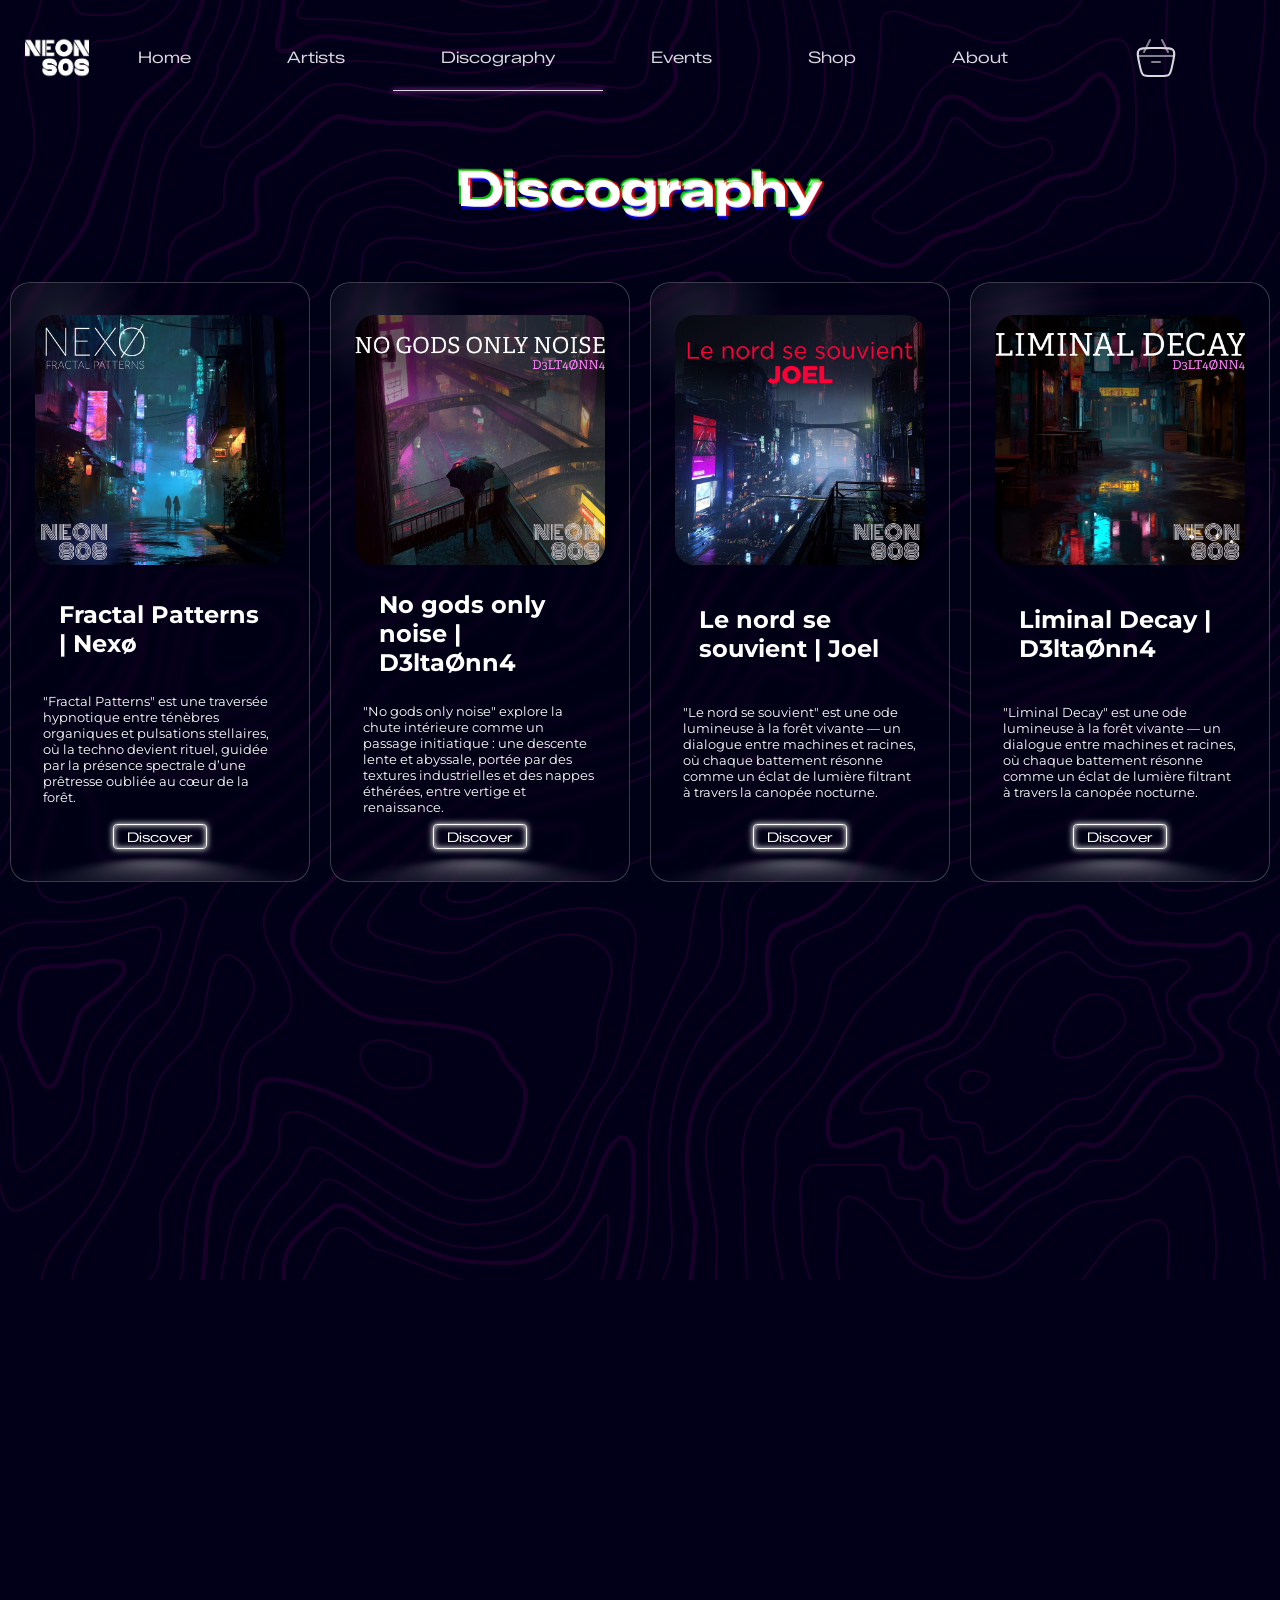
<file: discography.html>
<!DOCTYPE html>
<html lang="en">

<head>
  <meta charset="UTF-8">
  <meta name="viewport" content="width=device-width, initial-scale=1.0">
  <link rel="stylesheet" href="styles/discography.css" />
  <link rel="preconnect" href="https://fonts.googleapis.com" />
  <link rel="preconnect" href="https://fonts.gstatic.com" crossorigin />
  <link
    href="https://fonts.googleapis.com/css2?family=Bebas+Neue&family=Montserrat:ital,wght@0,100..900;1,100..900&family=Source+Sans+3:ital,wght@0,200..900;1,200..900&family=Zalando+Sans+Expanded:ital,wght@0,200..900;1,200..900&display=swap"
    rel="stylesheet" />
  <link rel="stylesheet" href="styles/style.css" />
  <link rel="icon" href="/assets/icons/logo-icon.ico">
  <title>Discography</title>
</head>

<body>
  <svg id="backgroundTopo" xmlns="http://www.w3.org/2000/svg" viewBox="0 0 600 600">
    <path class='draw' d='M600 325.1v-1.17c-6.5 3.83-13.06 7.64-14.68
      8.64-10.6 6.56-18.57 12.56-24.68 19.09-5.58 5.95-12.44 10.06-22.42
      14.15-1.45.6-2.96 1.2-4.83 1.9l-4.75 1.82c-9.78 3.75-14.8 6.27-18.98
      10.1-4.23 3.88-9.65 6.6-16.77 8.84-1.95.6-3.99 1.17-6.47 1.8l-6.14
      1.53c-5.29 1.35-8.3 2.37-10.54 3.78-3.08 1.92-6.63 3.26-12.74 5.03a384.1
      384.1 0 0 1-4.82 1.36c-2.04.58-3.6 1.04-5.17 1.52a110.03 110.03 0 0 0-11.2
      4.05c-2.7 1.15-5.5 3.93-8.78 8.4a157.68 157.68 0 0 0-6.15 9.2c-5.75
      9.07-7.58 11.74-10.24 14.51a50.97 50.97 0 0 1-4.6 4.22c-2.33 1.9-10.39
      7.54-11.81 8.74a14.68 14.68 0 0 0-3.67 4.15c-1.24 2.3-1.9 4.57-2.78
      8.87-2.17 10.61-3.52 14.81-8.2 22.1-4.07 6.33-6.8 9.88-9.83
      12.99-.47.48-.95.96-1.5 1.48l-3.75 3.56c-1.67 1.6-3.18 3.12-4.86 4.9a42.44
      42.44 0 0 0-9.89 16.94c-2.5 8.13-2.72 15.47-1.76 27.22.47 5.82.51 6.36.51
      8.18 0 10.51.12 17.53.63 25.78.24 4.05.56 7.8.97
      11.22h.9c-1.13-9.58-1.5-21.83-1.5-37
      0-1.86-.04-2.4-.52-8.26-.94-11.63-.72-18.87 1.73-26.85a41.44 41.44 0 0 1
      9.65-16.55c1.67-1.76 3.18-3.27 4.83-4.85.63-.6 3.13-2.96 3.75-3.57a71.6
      71.6 0 0 0 1.52-1.5c3.09-3.16 5.86-6.76 9.96-13.15 4.77-7.42 6.15-11.71
      8.34-22.44.86-4.21 1.5-6.4 2.68-8.6.68-1.25 1.79-2.48 3.43-3.86 1.38-1.15
      9.43-6.8 11.8-8.72 1.71-1.4 3.26-2.81 4.7-4.3 2.72-2.85 4.56-5.54
      10.36-14.67a156.9 156.9 0 0 1 6.1-9.15c3.2-4.33 5.9-7.01 8.37-8.07 3.5-1.5
      7.06-2.77 11.1-4.02a233.84 233.84 0 0 1 7.6-2.2l2.38-.67c6.19-1.79
      9.81-3.16 12.98-5.15 2.14-1.33 5.08-2.33 10.27-3.65l6.14-1.53c2.5-.63
      4.55-1.2 6.52-1.82 7.24-2.27 12.79-5.06 17.15-9.05 4.05-3.72 9-6.2
      18.66-9.9l4.75-1.82c1.87-.72 3.39-1.31 4.85-1.91 10.1-4.15 17.07-8.32
      22.76-14.4 6.05-6.45 13.95-12.4 24.49-18.92 1.56-.96 7.82-4.6
      14.15-8.33v-64.58c-4 8.15-8.52 14.85-12.7 17.9-2.51 1.82-5.38 4.02-9.04
      6.92a1063.87 1063.87 0 0 0-6.23 4.98l-1.27 1.02a2309.25 2309.25 0 0 1-4.87
      3.9c-7.55 6-12.9 10.05-17.61 13.19-3.1 2.06-3.86 2.78-8.06 7.13-5.84
      6.07-11.72 8.62-29.15 10.95-11.3 1.5-20.04 4.91-30.75 11.07-1.65.94-7.27
      4.27-6.97 4.1-2.7 1.58-4.69 2.69-6.64 3.66-5.63 2.8-10.47 4.17-15.71
      4.17-17.13 0-41.44 11.51-51.63 22.83-12.05 13.4-31.42 27.7-45.25 31.16-7.4
      1.85-11.85 7.05-14.04 14.69-1.26 4.4-1.58 8.28-1.58 13.82 0 .82.01.98.24
      3.63.45 5.18.35 8.72-.77 13.26-1.53 6.2-4.89 12.6-10.59 19.43-13.87
      16.65-22.88 46.58-22.88 71.68 0 2.39.02 4.26.06 8.75.12 10.8.1 15.8-.22
      21.95-.56 11.18-2.09 20.73-5 29.3h-1.05c2.94-8.56 4.49-18.12
      5.05-29.35.31-6.13.34-11.1.22-21.9-.04-4.48-.06-6.36-.06-8.75 0-25.32
      9.07-55.47 23.12-72.32 5.6-6.72 8.88-12.99 10.38-19.03 1.09-4.4
      1.18-7.85.74-12.93-.23-2.7-.24-2.86-.24-3.72 0-5.62.32-9.57 1.62-14.1
      2.28-7.95 6.97-13.44 14.76-15.39 13.6-3.4 32.82-17.59 44.75-30.84C409
      360.14 433.58 348.5 451 348.5c5.07 0 9.77-1.33 15.26-4.07 1.93-.96
      3.9-2.05 6.58-3.62-.3.18 5.33-3.16 6.98-4.11 10.82-6.21 19.66-9.67
      31.11-11.2 17.23-2.3 22.9-4.75 28.57-10.64 4.25-4.41 5.04-5.16 8.22-7.28
      4.68-3.11 10.01-7.14 17.55-13.14a1113.33 1113.33 0 0 0
      4.86-3.89l1.28-1.02a4668.54 4668.54 0 0 1 6.23-4.98c3.67-2.9 6.55-5.12
      9.07-6.95 4.37-3.19 9.16-10.56
      13.29-19.4v66.9zm0-116.23c-.62.01-1.27.06-1.95.13-6.13.63-13.83 3.45-21.83
      7.45-3.64 1.82-8.46 2.67-14.17
      2.71-4.7.04-9.72-.47-14.73-1.33-1.7-.3-3.26-.61-4.67-.93a31.55 31.55 0 0
      0-3.55-.57 273.4 273.4 0 0 0-16.66-.88c-10.42-.16-17.2.74-17.97
      2.73-.38.97.6 2.55 3.03 4.87 1.01.97 2.22 2.03 4.04 3.55a1746.07 1746.07 0
      0 0 4.79 4.02c1.39 1.2 3.1 1.92 5.5 2.5.7.16.86.2 2.64.54 3.53.7 5.03 1.25
      6.15 2.63 1.41 1.76 1.4 4.54-.15 8.88-2.44 6.83-5.72 10.05-10.19
      10.33-3.63.23-7.6-1.29-14.52-5.06-4.53-2.47-6.82-7.3-8.32-15.26-.17-.87-.32-1.78-.5-2.86l-.43-2.76c-1.05-6.58-1.9-9.2-3.73-10.11-.81-.4-1.59-.74-2.36-1-2.27-.77-4.6-1.02-8.1-.92-2.29.07-14.7
      1-13.77.93-20.55 1.37-28.8 5.05-37.09 14.99a133.07 133.07 0 0 0-4.25
      5.44l-2.3 3.09-2.51 3.32c-4.1 5.36-7.06 8.48-10.39 11.12-.65.52-1.33
      1.04-2.13 1.62l-4.11 2.94a106.8 106.8 0 0 0-5.16 3.99c-4.55 3.74-9.74
      8.6-16.25 15.38-8.25 8.58-11.78 13.54-11.7 15.95.07 1.65 1.64 2.11 6.79
      2.38 1.61.09 2.15.12 2.98.2 2.95.24 5.09.73 6.81 1.68 7.48 4.15 11.63 7.26
      13.95 11.58 3.3 6.15.8 12.88-8.89 20.26-8.28 6.3-11.1 10.37-11.31
      14.96-.06 1.17 0 1.93.26 4.43.69 6.47.25 10.65-2.8 17.42a44.23 44.23 0 0
      1-4.16 7.53c-2.82 3.97-5.47 5.74-10.6 7.69-.43.16-3.34 1.23-4.27
      1.59-1.8.68-3.38 1.36-5.01 2.14-4.18 2-8.4 4.6-13.1 8.24-8.44 6.51-13.23
      14.56-15.98 25.06-1.1 4.2-1.55 6.81-2.8 15.21-1.26 8.6-2.17 12.64-4.08
      16.55-2.1 4.28-11.93 26.59-12.97 28.88a382.7 382.7 0 0 1-6.37 13.41c-4.07
      8.11-7.61 14.07-10.73 17.81-5.38 6.46-8.98 14.37-13.77 28.42a810.14 810.14
      0 0 0-1.89 5.6c-1.8 5.35-2.96 8.6-4.26 11.85-6.13 15.32-25.43 26.31-46.46
      26.31-11.2
      0-20.58-2.74-31.02-8.55-5.6-3.13-4.55-2.42-22.26-14.54-14.33-9.8-17.7-10.73-20.47-6.9-.37.5-1.81
      2.74-1.83 2.77a52.24 52.24 0 0 1-4.94 5.9c-.73.79-5.52 5.87-6.97 7.45-2.38
      2.6-4.3 4.81-5.98 6.93a45.6 45.6 0 0 0-5.08 7.66c-1.29 2.57-1.9 5.25-2.66
      10.6a997.6 997.6 0 0 1-.46 3.18h-1l.47-3.32c.77-5.45 1.4-8.2
      2.75-10.9a46.54 46.54 0 0 1 5.2-7.84c1.7-2.14 3.63-4.38 6.03-6.98
      1.45-1.59 6.24-6.68 6.96-7.46a51.58 51.58 0 0 0 4.84-5.78s1.47-2.26
      1.86-2.8c3.25-4.5 7.08-3.44 21.84 6.67 17.67 12.08 16.62 11.38 22.19 14.48
      10.3 5.73 19.5 8.43 30.53 8.43 20.65 0 39.57-10.77 45.54-25.69a219.7 219.7
      0 0 0 4.24-11.8 6752.32 6752.32 0 0 0 1.88-5.6c4.83-14.16 8.47-22.14
      13.96-28.73 3.05-3.66 6.56-9.57 10.6-17.61 1.97-3.93 4.04-8.31 6.35-13.38
      1.03-2.28 10.88-24.61 12.98-28.91 1.85-3.79 2.75-7.76 4-16.25 1.24-8.44
      1.7-11.07 2.81-15.32 2.8-10.7 7.71-18.94 16.33-25.6a73.18 73.18 0 0 1
      13.29-8.35c1.66-.8 3.27-1.48 5.08-2.18.94-.36 3.86-1.43 4.28-1.59
      4.95-1.88 7.44-3.55 10.14-7.33 1.35-1.9 2.68-4.3 4.06-7.37 2.97-6.58
      3.39-10.59 2.72-16.9a27.13 27.13 0 0 1-.27-4.58c.22-4.94 3.21-9.24
      11.7-15.7 9.33-7.11 11.66-13.34
      8.62-19-2.2-4.09-6.25-7.12-13.55-11.17-1.57-.88-3.6-1.33-6.42-1.57-.8-.07-1.34-.1-2.95-.19-5.77-.3-7.63-.85-7.72-3.34-.1-2.81
      3.5-7.87 11.97-16.69 6.53-6.8 11.75-11.69 16.33-15.45 1.79-1.47 3.42-2.72
      5.2-4.03l4.12-2.94c.79-.58 1.46-1.08 2.1-1.59 3.26-2.6 6.16-5.65
      10.21-10.94a383.2 383.2 0 0 0 2.5-3.32l2.31-3.09c1.8-2.39 3.04-4 4.29-5.48
      8.47-10.17 16.98-13.96 37.27-15.3-.44.02 12-.9 14.32-.98 3.62-.1 6.05.16
      8.46.98.8.27 1.62.62 2.47 1.04 2.27 1.14 3.17 3.87 4.27 10.85l.44 2.76c.17
      1.07.33 1.97.5 2.83 1.44 7.69 3.62 12.29 7.8 14.57 6.76 3.68 10.6 5.15
      13.99 4.94 4-.25 6.99-3.17 9.3-9.67 1.45-4.04
      1.46-6.49.32-7.92-.9-1.12-2.28-1.62-5.57-2.27a55.8 55.8 0 0
      1-2.67-.55c-2.54-.6-4.39-1.4-5.93-2.71a252.63 252.63 0 0 0-4.78-4.01 84.35
      84.35 0 0 1-4.08-3.6c-2.73-2.6-3.86-4.43-3.28-5.95 1.02-2.64 7.82-3.54
      18.93-3.37a230.56 230.56 0 0 1 16.73.88c2.76.39 3.2.49 3.68.6 1.4.3
      2.95.62 4.62.91a82.9 82.9 0 0 0 14.56 1.32c5.56-.04 10.24-.86 13.73-2.6
      8.1-4.05 15.89-6.9 22.17-7.56.7-.07 1.4-.11 2.05-.13v1zm0-100.94v1.5c-8.62
      16.05-17.27 29.55-23.65 35.92-3.19 3.2-7.62 4.9-13.54
      5.56-4.45.48-8.28.4-19.18-.2-9.91-.55-15.32-.44-20.52.78a84.05 84.05 0 0
      1-15 2.11l-2.25.14c-12.49.75-19.37 1.78-32.72 5.74-4.5 1.33-9.27 2.49-14.3
      3.48a246.27 246.27 0 0 1-32.6 3.97c-7.56.45-13.21.57-20.24.57-5.4 0-11.9
      1.61-18 5.18-8.3 4.87-15.06 12.87-19.53 24.5a68.57 68.57 0 0 1-4.56
      9.8c-3.6 6.2-6.92 8.99-13.38 12.18l-4.03 1.96a64.48 64.48 0 0 0-15.16
      10.25c-8.2 7.33-13.72 16.63-22.54 35.6l-2.08 4.49c-7.3 15.7-11.5
      23.3-17.35 29.87-7.7 8.66-20.25 14.42-40.31 20.08-4.37 1.23-19.04
      5.08-19.24 5.13-6.92 1.87-11.68 3.34-15.63 4.92-10.55 4.22-18.71
      10.52-36.38 26.52l-1.7 1.54c-8.58 7.76-13.41 11.9-18.81 15.88-3.95 2.9-8
      5.67-12.97 8.91-2.06 1.34-10.3 6.6-12.33 7.94-11.52 7.5-18.53 13.04-24.62
      20.08a62.01 62.01 0 0 0-6.44 8.85c-4.13 6.91-6.27 13.15-9.2 25.11l-1.54
      6.26c-.6 2.45-1.15 4.54-1.72 6.58-2.97 10.7-6.9 17.36-14.78 26.91L69.6
      491a148.51 148.51 0 0 0-4.19 5.3 23.9 23.9 0 0 0-3.44 6.28c-1.16 3.23-1.52
      5.9-1.87 11.94-.58 10.05-1.42 15.04-4.63 22.67-1.57 3.72-5.66 14.02-6.41
      15.8a73.46 73.46 0 0 1-3.57 7.4c-2.88 5.14-6.71 10.12-13.12 16.95-5.96
      6.36-8.87 10.9-10.61 16a56.88 56.88 0 0 0-1.38 4.82l-.46
      1.84h-1.03l.52-2.08c.52-2.09.92-3.49 1.4-4.9 1.8-5.25 4.78-9.9 10.84-16.36
      6.35-6.78 10.13-11.7 12.97-16.77a72.5 72.5 0 0 0 3.52-7.29c.75-1.76
      4.84-12.06 6.4-15.8 3.17-7.5 3.99-12.4 4.56-22.33.35-6.14.72-8.88
      1.93-12.23a24.9 24.9 0 0 1 3.58-6.54c1.27-1.7 2.6-3.37
      4.22-5.34l4.11-4.95c7.8-9.46 11.66-16 14.59-26.54.56-2.04 1.1-4.12
      1.71-6.56l1.53-6.26c2.96-12.04 5.13-18.36 9.32-25.39 1.84-3.08 4-6.05
      6.54-8.99 6.17-7.12 13.24-12.7 24.83-20.26 2.05-1.33 10.28-6.6 12.33-7.94
      4.96-3.22 9-5.98 12.92-8.87 5.37-3.95 10.19-8.08
      18.74-15.82l1.7-1.54c17.76-16.09 25.98-22.43 36.67-26.7 4-1.6 8.8-3.09
      15.75-4.96.21-.06 14.87-3.9 19.22-5.13 19.9-5.61 32.32-11.31 39.85-19.78
      5.76-6.48 9.93-14.02 17.18-29.64l2.09-4.5c8.87-19.07 14.44-28.46
      22.77-35.9a65.48 65.48 0 0 1 15.38-10.4l4.04-1.97c6.3-3.1 9.47-5.77
      12.96-11.77a67.6 67.6 0 0 0 4.48-9.67c4.56-11.84 11.47-20.02 19.97-25
      6.25-3.66 12.93-5.32 18.5-5.32 7.01 0 12.65-.12 20.17-.57a245.3 245.3 0 0
      0 32.47-3.96c5-.98 9.75-2.13 14.22-3.45 13.43-3.98 20.38-5.02
      32.94-5.78l2.24-.14c5.76-.37 9.8-.9 14.85-2.09 5.31-1.25 10.79-1.35
      22.6-.7 9.04.5 12.84.58 17.21.1 5.71-.62 9.94-2.26 12.95-5.26 6.44-6.45
      15.3-20.37 24.35-36.72zm0
      450.21c-1.28-4.6-2.2-10.55-3.33-20.25l-.24-2.04-.23-2.03c-1.82-15.7-3.07-21.98-5.55-24.47-2.46-2.46-3.04-5.03-2.52-8.64.1-.6.18-1.1.39-2.15.69-3.54.77-5.04.08-6.84-.91-2.38-3.31-4.41-7.79-6.26-5.08-2.09-6.52-4.84-4.89-8.44.66-1.45
      1.79-3.02 3.52-5.01 1.04-1.2 5.48-5.96 5.08-5.53 6.15-6.7 8.98-11.34
      8.98-16.48a15.2 15.2 0 0 1 6.5-12.89v1.26a14.17 14.17 0 0 0-5.5 11.63c0
      5.47-2.93 10.29-9.24 17.16.38-.42-4.04 4.33-5.07 5.5-1.67 1.93-2.75
      3.43-3.36 4.77-1.37 3.04-.23 5.22 4.36 7.1 4.71 1.95 7.32 4.16 8.34
      6.83.78 2.04.7 3.67-.03 7.4-.2 1.03-.3 1.51-.38 2.09-.48 3.33.03 5.59 2.23
      7.8 2.74 2.74 3.98 8.96 5.84 25.06l.24 2.03.23 2.04c.82 7.01 1.53 12.06
      2.34
      16.03v4.33zm0-62.16c-1.4-3.13-4.43-9.9-4.95-11.17-1.02-2.53-1.25-3.8-.91-5.18.2-.84
      2.05-4.68 2.32-5.33a70.79 70.79 0 0 0 3.54-11.2v3.99a62.82 62.82 0 0
      1-2.62 7.6c-.31.75-2.09 4.46-2.27 5.18-.28 1.12-.08 2.22.87 4.57.41 1.02
      2.5 5.7 4.02 9.09v2.45zm0-85.09c-1.65 1.66-3.66 2.9-6.4 4.13-.25.1-13.97
      5.47-20.4 8.43-9.35 4.32-16.7 5.9-23.03
      5.25-5.08-.53-9.02-2.25-14.77-5.92l-3.2-2.07a77.4 77.4 0 0
      0-5.44-3.27c-4.05-2.18-3.25-5.8 1.47-10.47 3.71-3.68 9.6-7.93
      18.73-13.8l4.46-2.82c17.95-11.33 18.22-11.5 22.27-14.74 11.25-9
      19.69-14.02 26.31-15.1v1.02c-6.37 1.1-14.62 6-25.69 14.86-4.1 3.28-4.34
      3.44-22.36 14.8a652.4 652.4 0 0 0-4.45 2.83c-9.07 5.83-14.92 10.05-18.57
      13.66-4.31 4.28-4.95 7.13-1.7 8.88 1.7.91 3.29 1.88 5.5 3.3l3.2 2.08c5.64
      3.59 9.45 5.25 14.34 5.76 6.13.64 13.32-.9 22.52-5.15 6.46-2.98 20.18-8.35
      20.4-8.44 3.04-1.37 5.1-2.71 6.81-4.69v1.47zm0-41.37v1c-6.56.26-12.11
      3.13-19.71 9.08l-4.63 3.68a51.87 51.87 0 0 1-4.4 3.14c-.82.52-5.51
      3.33-6.22 3.76-3.31 2-6.15 3.8-8.87 5.6a112.61 112.61 0 0 0-8.16
      5.92c-4.61 3.72-7.4 6.9-7.97 9.35-.63 2.67 1.48 4.53 7.05 5.46 10.7 1.78
      20.92-.05 30.45-4.65a61.96 61.96 0 0 0 17.1-12.2 41.8 41.8 0 0 0
      5.36-7.42v1.92a38.94 38.94 0 0 1-4.64 6.19 62.95 62.95 0 0 1-17.39
      12.41c-9.7 4.68-20.13 6.55-31.05 4.73-6.06-1-8.65-3.29-7.85-6.67.64-2.74
      3.53-6.05 8.31-9.9 2.35-1.9 5.1-3.88 8.24-5.97 2.73-1.82 5.58-3.61
      8.9-5.62.72-.44 5.4-3.24 6.22-3.75 1.26-.8 2.6-1.76 4.3-3.09.8-.62 3.9-3.1
      4.63-3.67 7.77-6.1 13.49-9.04 20.33-9.3zm0-154.6v1c-1.75-.24-4.3.23-7.82
      1.55-10.01 3.75-13.8 5.07-19.15 6.76-1.78.56-2.63.83-3.87
      1.24-1.48.5-3.16.76-6.74 1.16a1550.34 1550.34 0 0 0-2.64.3c-7.8.94-11.28
      2.47-11.28 6.07 0 4.45 2.89 13.18 7.96 25.81a57.34 57.34 0 0 1 2.33 7.6
      258.32 258.32 0 0 1 .84 3.46c1.86 7.62 3.17 10.71 5.56 11.67 2.21.88 4.7.6
      7.47-.72 3.48-1.69 7.22-4.94 11.2-9.47 1.52-1.7 2.97-3.49
      4.59-5.57l3.16-4.1c2.59-3.23 6.07-12.21 8.39-20.23v3.45c-2.29 7.2-5.27
      14.5-7.61 17.41-.44.55-2.67 3.46-3.15 4.09-1.63 2.1-3.1 3.9-4.62 5.62-4.08
      4.61-7.9 7.94-11.53 9.7-2.99 1.44-5.77
      1.75-8.28.74-2.84-1.13-4.2-4.34-6.15-12.35a2097.48 2097.48 0 0
      1-.84-3.46c-.8-3.2-1.47-5.45-2.28-7.46-5.14-12.8-8.04-21.55-8.04-26.19
      0-4.37 3.84-6.06 12.16-7.07a160.9 160.9 0 0 1 2.65-.3c3.5-.39 5.15-.64
      6.53-1.1 1.26-.42 2.1-.7 3.88-1.26 5.34-1.68 9.11-3 19.1-6.74 3.53-1.32
      6.22-1.84 8.18-1.61zM0 292c10.13-11.31 18.13-23.2 23.07-35.39 3.3-8.14
      6.09-16.12 10.81-30.55l1.59-4.84c6.53-19.94 10.11-29.82 14.77-39.56
      6.07-12.72 12.55-21.18 20.27-25.54 6.66-3.76 10.2-7.86 12.22-13.15a46.6
      46.6 0 0 0 1.86-6.58c1.23-5.2 2.05-7.59 3.93-10.36 2.45-3.62 6.27-6.53
      12.1-8.96 15.78-6.58 16.73-7.04
      18.05-9.01.65-.98.83-2.15.74-4.51-.03-.73-.23-3.82-.24-4A93.8 93.8 0 0 1
      119 94c0-10.04.18-11.37 2.37-13.15.52-.42 1.13-.8 2.07-1.3.27-.14
      2.18-1.12 2.84-1.48a68.4 68.4 0 0 0 9.12-5.87c2.06-1.54 2.64-2.14
      8.01-7.93 3.78-4.09 6.21-6.36 8.96-8.12 3.64-2.33 7.2-3.12 10.9-2.11 4.4
      1.2 10.81 2 18.78 2.46 6.9.4 12.9.5 21.95.5 4.87 0 8.97.47 15.4 1.57 7.77
      1.33 9.3 1.54 12.38 1.54 4.05 0 7.43-.88 10.68-2.95 5.06-3.22 8.11-4.67
      11.2-5.2 3.62-.64 4.77-.46 16.55 2.06 17.26 3.7 30.85 1.36 41.06-9.7
      5.1-5.53 5.48-8.9 3.48-14.8-.83-2.42-1.03-3.1-1.17-4.3-.29-2.52.5-4.71
      2.71-6.93 2.65-2.65 4.72-9.17 6.22-18.29h2.03c-1.56 9.71-3.77 16.65-6.83
      19.7-1.79 1.8-2.36 3.39-2.14 5.28.11 1 .3 1.63 1.07 3.9 2.22 6.53 1.76
      10.66-3.9 16.8-10.77 11.66-25.07 14.13-42.95
      10.3-11.42-2.45-12.55-2.62-15.78-2.06-2.77.48-5.62 1.84-10.47 4.92a20.93
      20.93 0 0 1-11.76 3.27c-3.25 0-4.81-.22-12.73-1.57C212.74 59.46 208.73 59
      204 59c-9.1
      0-15.11-.1-22.07-.5-8.09-.47-14.62-1.29-19.2-2.54-5.62-1.53-10.17
      1.38-17.85 9.66-5.5 5.94-6.08 6.53-8.28 8.18a70.38 70.38 0 0 1-9.38
      6.03c-.68.37-2.58 1.35-2.84 1.49-.84.44-1.35.76-1.75 1.08C121.16 83.6 121
      84.8 121 94c0 1.85.06 3.54.17 5.44 0 .17.2 3.28.24 4.03.1 2.75-.13
      4.29-1.08 5.71-1.67 2.5-2.27 2.8-18.95 9.74-5.48 2.29-8.99 4.96-11.2
      8.24-1.71 2.51-2.47 4.73-3.64 9.7-.83 3.5-1.21 4.92-1.94 6.83-2.18
      5.73-6.05 10.19-13.1 14.18-7.3 4.12-13.55 12.28-19.46 24.66-4.6 9.64-8.17
      19.46-14.67 39.32l-1.58 4.84c-4.75 14.47-7.54 22.48-10.86 30.69-5.28
      13.01-13.95 25.65-24.93 37.6v-2.97zm0 78v-.5l1-.01c6.32 0 7.47 5.2 4.6
      13.36a60.36 60.36 0 0 1-5.6 11.3v-1.92a57.76 57.76 0 0 0
      4.65-9.72c2.69-7.6 1.71-12.02-3.65-12.02-.34 0-.67 0-1 .02v-46.59a340.96
      340.96 0 0 0 13.71-8.34c13.66-9.46 29.79-37.6 29.79-53.59 0-18.1
      21.57-72.64 32.23-79.42 12.71-8.09 32.24-27.96 35.8-37.75 1.93-5.3
      5.5-7.27 14.42-9.37 6.15-1.44 8.64-2.42 10.67-4.79 1.5-1.74 2.72-4.79
      4.33-10.3.23-.78 1.9-6.68 2.43-8.46 3.62-12.08 7.3-18.49 13.47-20.39
      2.5-.76 3.03-.98 9.74-3.7 7.49-3.03 11.97-4.43 17.12-4.92 6.75-.65
      13.13.75 19.55 4.67 5.43 3.32 12.19 4.72 20.17 4.56 6.03-.12 12.2-1.07
      19.83-2.8 1.82-.4 7.38-1.74 8.26-1.94 2.69-.6 4.34-.89 5.48-.89 4.97 0
      8.93-.05 14.2-.27 7.9-.32 15.56-.92 22.75-1.88 8.5-1.14 15.9-2.73
      21.88-4.82 18.9-6.62 32.64-18.3 33.67-27.59.29-2.56.4-2.96 2.79-11.11
      2.33-7.95 3.21-12.93
      2.72-18.23-.2-2.24-.69-4.38-1.48-6.42-1.5-3.92-2.63-9.4-3.43-16.18h.9c.77
      6.47 1.89 11.72 3.47 15.82a24.93 24.93 0 0 1 1.54 6.69c.5 5.46-.4
      10.54-2.77 18.6-2.36 8.06-2.47 8.47-2.74 10.95-1.09 9.75-15.1 21.68-34.33
      28.41-6.06 2.12-13.52 3.72-22.09 4.87-7.22.96-14.92 1.57-22.83
      1.89-5.3.21-9.27.27-14.25.27-1.04 0-2.64.27-5.26.87-.87.2-6.43 1.53-8.26
      1.94-7.68 1.73-13.92 2.7-20.03
      2.82-8.15.17-15.1-1.27-20.71-4.7-6.23-3.81-12.4-5.16-18.93-4.54-5.04.48-9.44
      1.86-16.84 4.86-6.75 2.74-7.29 2.95-9.82 3.73-5.73 1.76-9.28 7.96-12.81
      19.72-.53 1.77-2.2 7.66-2.43 8.46-1.66 5.65-2.91 8.78-4.53 10.67-2.22
      2.58-4.84 3.62-12.01 5.3-7.8 1.83-11.13 3.66-12.9 8.54-3.65 10.04-23.32
      30.06-36.2 38.25C65.94 190 44.5 244.2 44.5 262c0 16.34-16.3 44.78-30.22
      54.41-2.14 1.48-8.24 5.12-14.28 8.68v-1.16 46.09zm0-173.7v-1.11c7.42-3.82
      14.55-10.23 21.84-18.98 3.8-4.56 14.21-18.78 15.79-20.55 1.8-2.04
      4.06-3.96 7.42-6.45 1.08-.8 4.92-3.57 5.49-3.99 9.36-6.85 14-11.96
      15.98-19.36.8-2.98 1.54-6.78 2.46-12.3.23-1.44 2-12.46 2.56-15.79
      2.87-16.77 5.73-26.79 10.07-32.1C92.46 52.43 101.5 38.13 101.5
      33c0-2.54.34-3.35 6.05-15.71.68-1.49 1.25-2.74 1.77-3.93 2.5-5.75
      3.9-10.04 4.14-13.36h1c-.23 3.48-1.66 7.87-4.23 13.76-.52 1.2-1.09
      2.45-1.78 3.95-5.54 12.01-5.95 12.99-5.95 15.29 0 5.47-9.09 19.84-20.11
      33.31-4.2 5.12-7.03 15.06-9.86 31.64-.57 3.33-2.33 14.33-2.57 15.78-.92
      5.56-1.67 9.38-2.48 12.4-2.05 7.68-6.82 12.93-16.35 19.91l-5.49 3.98c-3.3
      2.45-5.51 4.34-7.27 6.31-1.53 1.73-11.94 15.93-15.76 20.53-7.52 9.02-14.88
      15.6-22.61 19.46zm0 361.83v-4.33c.48 2.36 1 4.35 1.6 6.15 2 6.03 4.6 8.26
      8.19 6.59C28.76 557.69 43.5 542.4 43.5 527c0-16.2 6.37-31.99 17.1-46.3
      1.88-2.5 3.66-4.4 5.53-6 .73-.62 1.45-1.18 2.3-1.8l2-1.43c3.68-2.68
      5.32-5.28 7.08-12.59.75-3.07 1.38-5.02 4.2-13.26l.63-1.88c3.24-9.58
      4.56-14.97 4.17-18.65-.48-4.43-3.8-5.23-11.3-1.64a81.12 81.12 0 0 1-9.15
      3.7c-13.89 4.67-26.96 5.8-42.66 5.42l-1.95-.05-1.45-.02a39.8 39.8 0 0
      0-15.05 2.96A21.81 21.81 0 0 0 0 438.37v-1.26a23.55 23.55 0 0 1 4.55-2.57
      40.77 40.77 0 0 1 16.92-3.02l1.95.05c15.6.38 28.57-.75 42.32-5.37a80.12
      80.12 0 0 0 9.04-3.65c8.04-3.84 12.16-2.85 12.72 2.43.42 3.89-.92
      9.34-4.21 19.08l-.64 1.88c-2.8 8.2-3.43 10.15-4.16 13.18-1.82 7.52-3.59
      10.34-7.47 13.16l-2 1.43c-.84.6-1.54 1.15-2.25 1.75a35.45 35.45 0 0 0-5.37
      5.84c-10.61 14.15-16.9 29.74-16.9 45.7 0 15.88-15 31.45-34.29 40.45-4.3
      2.01-7.39-.66-9.56-7.18-.23-.68-.44-1.39-.65-2.13zm0-62.16v-2.45l1.46
      3.27c2.1 4.8 3.46 10.33 4.26 16.77.66 5.3.84 9.3 1.04 18.5.2 9.32.5 12.75
      1.63 15.05 1.28 2.6 3.67 2.35 8.29-1.5 17.14-14.3 21.82-22.9 21.82-38.62
      0-7.17 1.1-12.39 3.7-17.68 2.27-4.67 3.65-6.62 13.4-19.62a69.8 69.8 0 0 1
      7.6-8.79 44.76 44.76 0 0 1 3.54-3.06c.38-.3.64-.52.89-.74a10.47 10.47 0 0
      0 2.63-3.32 35.78 35.78 0 0 0
      2.26-5.94l.37-1.2.36-1.15c.29-.91.48-1.55.66-2.16.45-1.53.74-2.68.91-3.66.38-2.2.12-3.49-.85-4.15-2.35-1.61-9.28-.24-23.8
      4.94-9.54 3.4-16.12 4.17-27.85 4.26-7.71.06-10.43.4-13.25 2.12-3.48
      2.12-5.84 6.4-7.58 14.26-.5 2.2-.99 4.19-1.49 5.98v-3.98l.51-2.22c1.8-8.1
      4.28-12.6 8.04-14.9 3.04-1.85 5.86-2.2 13.77-2.26 11.61-.09 18.1-.84
      27.51-4.2 14.93-5.32 21.95-6.71 24.7-4.83 1.38.94 1.71 2.6 1.28 5.15a33.69
      33.69 0 0 1-.94 3.78l-.66 2.17-.36 1.15-.37 1.2a36.64 36.64 0 0 1-2.33
      6.1c-.8 1.53-1.61 2.52-2.86 3.61l-.92.77-1.02.83c-.9.74-1.65 1.4-2.47
      2.18a68.84 68.84 0 0 0-7.48 8.66c-9.7 12.93-11.07 14.87-13.31 19.46-2.52
      5.15-3.59 10.22-3.59 17.24 0 16.04-4.82 24.91-22.18 39.38-5.04 4.2-8.18
      4.55-9.83
      1.18-1.22-2.5-1.52-5.94-1.73-15.47-.2-9.16-.38-13.15-1.03-18.4-.79-6.34-2.12-11.8-4.19-16.49L0
      495.98zM379.27 0h1.04l1.5 5.26c3.28 11.56 4.89 19.33 5.26 27.8.49
      11.01-1.52 21.26-6.63 31.17-7.8 15.13-20.47 26.5-36.22 34.1-12.38
      5.96-26.12 9.17-36.22 9.17-6.84 0-17.24 1.38-37.27 4.62l-2.27.37c-24.5
      3.99-31.65 5-37.46 5-3.49
      0-4.08-.08-19.54-2.8-3.56-.64-6.32-1.1-9-1.5-20.23-2.96-31-1.2-31.96
      7.86-.1.85-.18 1.72-.29 2.81l-.27 2.73c-1.1 10.9-2.02 15.73-4.31 19.96-2.9
      5.34-7.77 7.95-15.63 7.95-10.2 0-12.92.6-15.5 3.17.52-.51-5.03 5.85-8.16
      8.7-2.75 2.5-14.32 12.55-15.77 13.83a341.27 341.27 0 0 0-6.54 5.92c-6.97
      6.49-11.81 11.76-14.6 16.15-5.92 9.3-10.48 18.04-11.69 24.08-1.66 8.3 3.67
      9.54 19.02 1.21a626.23 626.23 0 0 1 44.54-21.9c3.5-1.56 14.04-6.2
      15.68-6.95 5.05-2.25 8.3-3.8 10.78-5.15l1.95-1.07 2.18-1.18c1.76-.94
      3.38-1.76 5-2.55 18.1-8.72 34.48-10.46 50.33-1.2 22.89 13.34 38.28 37.02
      38.28 56.44 0 19.12-.73 25.13-5.18 33.2a45.32 45.32 0 0 1-4.94 7.12c-6.47
      7.77-11.81 16.2-12.76 21.27-1.2 6.34 4.69 7.03 20.17-.05 13.31-6.08
      22.4-14.95 28.5-26.32a80.51 80.51 0 0 0 6.1-15.13c.9-2.98 3.17-11.65
      3.41-12.48a29.02 29.02 0 0 1 1.75-4.83c7.47-14.93 21.09-30.5 36.25-37.24
      7.61-3.38 13-9.65 19.4-20.79.84-1.48 4.26-7.64 5.14-9.17 3.52-6.1 6.22-9.7
      9.37-11.98 10.15-7.4 28.7-11.1 50.29-11.1 7.52 0 16.54-1.24
      27.51-3.58a420.1 420.1 0 0 0 14.96-3.52c-1.3.33 15.54-3.98 19.42-4.89
      14.15-3.33 41.07-5.01 64.11-5.01 17.36 0 27.82-9.23 38.53-38.67 6.62-18.21
      6.62-26.37 2.69-34.35l-1.18-2.37A13.36 13.36 0 0 1 587.5 58c0-4.03 0-4.01
      2.5-24.56.46-3.73.8-6.74 1.12-9.64.9-8.45 1.38-15.2 1.38-20.8
      0-.94-.02-1.94-.04-3h1c.03 1.06.04 2.06.04 3 0 5.65-.48 12.43-1.39 20.9-.3
      2.91-.66 5.93-1.11 9.66-2.5 20.45-2.5 20.47-2.5 24.44 0 1.97.45 3.57 1.45
      5.68.24.51 1.16 2.35 1.17 2.36 4.06 8.24 4.06 16.68-2.65 35.13-10.84
      29.8-21.63 39.33-39.47 39.33-22.96 0-49.83 1.68-63.89 4.99-3.86.9-20.69
      5.2-19.4 4.88a421.05 421.05 0 0 1-14.99 3.53c-11.04 2.35-20.11 3.6-27.72
      3.6-21.4 0-39.76 3.67-49.7 10.9-3 2.19-5.64 5.7-9.1 11.68-.87 1.52-4.29
      7.68-5.14 9.17-6.49 11.3-12 17.71-19.86 21.2-14.9 6.63-28.38 22.03-35.75
      36.77a28.17 28.17 0 0 0-1.69 4.67c-.23.8-2.5 9.49-3.4 12.5a81.48 81.48 0 0
      1-6.19 15.3c-6.2 11.56-15.44 20.58-28.96 26.76-16.1 7.36-23
      6.55-21.58-1.04 1-5.29 6.4-13.83 12.99-21.73a44.33 44.33 0 0 0
      4.82-6.96c4.35-7.88 5.06-13.77 5.06-32.72
      0-19.04-15.19-42.4-37.72-55.55-15.57-9.08-31.62-7.38-49.45 1.21a132.9
      132.9 0 0 0-7.14 3.71l-1.95 1.07a158.83 158.83 0 0 1-10.85
      5.19c-1.65.74-12.18 5.38-15.69 6.95a625.25 625.25 0 0 0-44.46 21.86c-15.95
      8.66-22.37 7.16-20.48-2.29 1.24-6.2 5.83-15.02 11.82-24.42 2.85-4.48
      7.74-9.8 14.77-16.34 1.98-1.85 4.12-3.79 6.56-5.94 1.46-1.29 13.02-11.33
      15.75-13.82 3.09-2.8 8.6-9.14 8.14-8.67 2.82-2.82 5.75-3.46 16.2-3.46 7.5
      0 12.04-2.43 14.75-7.42 2.2-4.07 3.11-8.84
      4.2-19.59l.26-2.73.3-2.81c.56-5.42 4.47-8.5 11.23-9.6 5.44-.88 12.51-.51
      21.86.86 2.7.4 5.47.86 9.04 1.49 15.33 2.7 15.96 2.8 19.36 2.8 5.73 0
      12.9-1.03 37.3-5l2.27-.36c20.1-3.26 30.52-4.64 37.43-4.64 9.95 0
      23.54-3.18 35.78-9.08 15.57-7.5 28.09-18.73 35.78-33.65 5.02-9.75 7-19.82
      6.51-30.67-.37-8.37-1.96-16.08-5.23-27.57L379.27 0zm13.68 0h1.02c.78 3.9
      1.92 8.7 3.51 14.88 3.63 14.05 3.06 27.03-.75 38.77a61 61 0 0 1-11.35
      20.68 138.36 138.36 0 0 1-19.32 18.77c-11.32 9.02-23.36 15.49-35.95
      18.39a258.63 258.63 0 0 1-22.57 4.07c-3.17.44-6.36.85-10.3 1.32l-9.39
      1.12c-11.53 1.41-17.45 2.55-21.64 4.46-9.28 4.21-28.35 6.04-49.21
      6.04-1.37
      0-2.8-.12-4.3-.35-2.62-.41-5-1.03-9.14-2.29-7.34-2.21-9.63-2.75-12.63-2.56-3.9.23-6.63
      2.29-8.47 6.89-1.86 4.66-2.42 7.53-3.34 14.98-1.1 8.98-2.87 12.12-9.97
      14.3a40.12 40.12 0 0 0-6.8 2.66c-.63.33-1.16.64-1.76 1.02l-1.34.86c-1.9
      1.14-3.86 1.49-9.25 1.49-3.2 0-8.83-.55-9.51-.39-1.22.28-.75-.14-7.14
      6.24-1.5 1.5-3.49 3.18-6.32 5.37-1.52 1.18-7.16 5.43-7.94 6.03-4.96
      3.78-8.33 6.6-11.06 9.38-4.88 4.98-6.85 9.15-5.56 12.7 1.34 3.67 4.07 4.42
      8.9 2.82a55.72 55.72 0 0 0 7.77-3.48c1.5-.77 7.78-4.13 9.37-4.96a116.8
      116.8 0 0 1 12.31-5.68 162.2 162.2 0 0 0 11.04-4.84c2.04-.97 10.74-5.16
      13-6.22 4.41-2.1 8.1-3.78 11.65-5.29 17.14-7.3 29.32-9.9 37.67-6.65l5.43
      2.1c2.3.88 4.17 1.62 6.02 2.38a150.9 150.9 0 0 1 13.07 6c18.34 9.63 30.35
      22.13 34.79 39.87 6.96 27.85 3.6 45.53-8.08 62.4-3.97 5.75-3.52 9.2.06
      8.97 4.14-.28 10.21-4.95 15.11-12.52 3.1-4.8 5.1-10.45
      8.05-21.53l1.69-6.35c.66-2.47 1.24-4.52 1.83-6.5 4.93-16.56 11-27.28
      21.56-34.76 7.15-5.06 23.73-15.5 25.48-16.75 6.74-4.81 10.53-9.44 14.34-18
      7.74-17.44 21.09-24.34 44.47-24.34 9.36 0 17.91-1.13 29.53-3.49a624.86
      624.86 0 0 0 6.2-1.28c2.4-.5 4.07-.84 5.66-1.13 4.03-.74 7.04-1.1 9.61-1.1
      4.44 0 9.39-1 31.39-5.99l2.95-.66c16.34-3.67 25.64-5.35 31.66-5.35 1.54 0
      2.4.01 6.4.1 7.8.15 12.27.13 17.33-.2 16.41-1.06 26.73-5.36
      29.8-14.56a87.1 87.1 0 0 1 3.55-8.83c-.15.31 2.29-4.96 2.9-6.38 5.38-12.3
      5.57-21.92-1.44-39.44a86.4 86.4 0 0
      1-5.26-20.72c-1.61-11.98-1.38-23.14.1-40.35l.2-2.12h1l-.2 2.2c-1.48
      17.15-1.7 28.24-.11 40.14a85.4 85.4 0 0 0 5.2 20.47c7.1 17.78 6.91 27.67
      1.43 40.22-.62 1.43-3.06 6.72-2.91 6.4a86.17 86.17 0 0 0-3.52 8.73c-3.23
      9.72-13.9 14.15-30.68
      15.24-5.1.33-9.58.35-17.42.2-3.98-.09-4.84-.1-6.37-.1-5.91 0-15.18
      1.67-31.44 5.32l-2.95.67c-22.16 5.02-27.05 6.01-31.61 6.01-2.5
      0-5.45.36-9.43 1.09-1.58.29-3.25.62-5.64 1.11a4894.21 4894.21 0 0 0-6.2
      1.29c-11.68 2.37-20.3 3.51-29.73 3.51-23.02 0-36 6.71-43.53 23.66-3.9
      8.8-7.82 13.58-14.7 18.5-1.78 1.27-18.36 11.7-25.48 16.75-10.34 7.32-16.3
      17.87-21.19 34.23-.58 1.96-1.15 4-1.82 6.47l-1.69 6.35c-2.98 11.18-5
      16.9-8.17 21.81-5.05 7.81-11.37 12.68-15.89
      12.98-4.7.31-5.3-4.23-.94-10.53 11.52-16.64 14.82-34.03
      7.92-61.6-4.35-17.42-16.16-29.72-34.27-39.22-4-2.1-8.2-4-12.99-5.97-1.84-.75-3.7-1.49-6-2.38l-5.43-2.08c-8.03-3.12-20.02-.58-36.92
      6.63-3.52 1.5-7.21 3.19-11.61 5.27l-13 6.22c-4.71 2.22-8.16 3.75-11.11
      4.88a115.87 115.87 0 0 0-12.21 5.63c-1.58.83-7.86 4.18-9.37 4.96a56.55
      56.55 0 0 1-7.9 3.54c-5.3 1.75-8.62.85-10.17-3.43-1.46-4.02.66-8.5
      5.8-13.74 2.75-2.82 6.16-5.66 11.15-9.48.79-.6 6.43-4.85 7.94-6.02a66.96
      66.96 0 0 0 6.23-5.28c6.74-6.74 6.1-6.16 7.61-6.51.87-.2 6.69.36 9.74.36
      5.22 0 7.03-.32 8.74-1.35l1.31-.84c.62-.4 1.18-.72 1.84-1.07a41.07 41.07 0
      0 1 6.96-2.72c6.64-2.04 8.22-4.84 9.28-13.47.93-7.53 1.5-10.47 3.4-15.24
      1.99-4.95 5.04-7.26 9.34-7.51 3.17-.2 5.5.35 12.97 2.6a63.54 63.54 0 0 0
      9.02 2.26c1.45.22 2.83.34 4.14.34 20.71 0 39.7-1.82 48.8-5.96 4.32-1.96
      10.29-3.1 21.93-4.53l9.4-1.12c3.92-.48 7.11-.88 10.27-1.32 8.16-1.14
      15.4-2.43 22.49-4.06 12.42-2.86 24.33-9.26 35.55-18.2a137.4 137.4 0 0 0
      19.18-18.64 60.02 60.02 0 0 0 11.15-20.32c3.76-11.57
      4.32-24.36.75-38.23A284.86 284.86 0 0 1 392.95 0zM506.7 0h1.26c-.5.66-.9
      1.18-1.17 1.51-3.95 4.96-6.9 7.92-9.82 9.57A10.02 10.02 0 0 1 492
      12.5c-2.38 0-4.24.67-6.71 2.21l-2.65 1.71c-4.38 2.8-8.01 4.08-13.64
      4.08-5.6 0-9.99-1.26-16.08-4.05a202.63 202.63 0 0
      1-2.3-1.06l-2.18-.98c-1.6-.7-2.92-1.17-4.17-1.48a13.42 13.42 0 0
      0-3.27-.43c-2.3
      0-4.3-.68-11-3.37l-1.56-.62c-5-1.97-8.1-2.82-10.52-2.66-2.93.2-4.42
      2.03-4.42 6.15 0 20.76-5.21 50.42-12.15 57.35-7.58 7.59-26.55 23.7-34.06
      29.06-13.16 9.4-31.17 20.2-44.11 25.06a106.87 106.87 0 0 1-13.32
      4.03c-3.28.78-6.6 1.43-11.25 2.24-.53.1-8.8 1.5-11.5 1.99-4.86.87-9.3
      1.74-14 2.76-20.62 4.48-25.07 5.01-38.11 5.01-2.49
      0-2.9-.07-14.05-2-2.42-.42-4.31-.73-6.15-1-8.11-1.19-13.83-1.36-17.64-.2-4.54
      1.4-5.93 4.65-3.7 10.52 2.02 5.28 4.84 8.61 8.84 10.74 3.26 1.74 6.75 2.6
      13.82 3.71 9.42 1.48 10.94 1.75 15.5 2.92a78.2 78.2 0 0 1 18.62 7.37c8.3
      4.58 14.58 11.5 19.98 20.89 2.73 4.73 9.46 19.33 10.54 21.19 3.4 5.85 6.26
      6.63 10.89 2 4.95-4.94 10.35-8.37 21.13-14.06.47-.25 2.06-1.1 2.12-1.12
      7.98-4.21 11.92-6.51 15.87-9.54 5.11-3.9 8.66-8.1 10.77-13.11 8.52-20.24
      20.75-33.31 32.46-33.31l5.5.03c10.53.08 17.35.02 24.9-.31 13.66-.62
      23.78-2.09 29.39-4.67 5.85-2.7 13.42-5.49 24.18-9.02 3.46-1.14 6.29-2.05
      12.7-4.1 7.7-2.45 11.08-3.54 15.17-4.9a1059.43 1059.43 0 0 1
      11.33-3.72c3.67-1.2 5.96-2 8.03-2.78a59.88 59.88 0 0 0 6.66-2.94c1.87-.98
      3.76-2.1 5.86-3.5 3.48-2.33 6.15-3.13 12.04-4.13l1.15-.2c5.71-1.01 9-2.3
      12.76-5.63 7.82-6.96 8.58-23.18
      3.84-44.52-1.7-7.67-2.1-19.28-1.57-35.47A837.22 837.22 0 0 1 546.76
      0h1l-.15 3.06c-.32 6.42-.53 11.02-.68 15.62-.51 16.1-.12 27.65 1.56 35.21
      4.82 21.68 4.04 38.2-4.16 45.48-3.91 3.48-7.37 4.84-13.24
      5.87l-1.16.2c-5.76.99-8.32 1.75-11.65 3.98a63.73 63.73 0 0 1-5.96 3.56
      60.86 60.86 0 0 1-6.77 2.99c-2.09.79-4.39 1.58-8.07 2.79a5398.31 5398.31 0
      0 1-11.32 3.71c-4.1 1.37-7.48 2.46-15.18 4.92-6.42 2.04-9.24 2.95-12.7
      4.08-10.73 3.53-18.27 6.3-24.07 8.98-5.76 2.66-15.97 4.14-29.77
      4.77-7.56.33-14.4.39-24.95.31l-5.49-.03c-11.19 0-23.16 12.79-31.54
      32.7-2.19 5.19-5.84 9.52-11.08 13.52-4.02 3.07-7.99 5.39-16.01 9.62l-2.12
      1.12c-10.7 5.65-16.04 9.04-20.9 13.9-5.14 5.14-8.75
      4.15-12.45-2.22-1.12-1.92-7.85-16.5-10.54-21.2-5.33-9.24-11.48-16.02-19.6-20.5a77.2
      77.2 0 0
      0-18.4-7.28c-4.5-1.17-6.02-1.43-15.4-2.9-7.17-1.12-10.74-2-14.13-3.81-4.22-2.25-7.2-5.77-9.3-11.27-2.43-6.39-.78-10.26
      4.34-11.83 4-1.22 9.82-1.05 18.08.17 1.84.27 3.74.58 6.17 1 11.02 1.9
      11.48 1.98 13.88 1.98 12.96 0 17.35-.52 37.9-4.99 4.71-1.02 9.16-1.9
      14.03-2.77 2.71-.48 10.98-1.9 11.5-1.98 4.64-.81 7.95-1.46 11.2-2.23
      4.55-1.07 8.76-2.34 13.2-4 12.83-4.81 30.79-15.59 43.88-24.94 7.47-5.33
      26.4-21.4 33.94-28.94C407.3 61.98 412.5 32.49 412.5 12c0-4.61 1.86-6.9
      5.35-7.15 2.63-.18 5.8.7 10.96 2.73l1.56.62c6.53 2.62 8.53 3.3 10.63 3.3
      1.14 0 2.3.16 3.5.46 1.32.33 2.68.82 4.34 1.53a90.97 90.97 0 0 1 3.34
      1.52l1.15.54c5.98 2.73 10.23 3.95 15.67 3.95 5.41 0 8.87-1.21
      13.1-3.92.2-.13 2.1-1.38 2.66-1.72 2.62-1.63 4.64-2.36 7.24-2.36 1.47 0
      2.94-.43 4.47-1.3 2.78-1.56 5.67-4.45 9.54-9.31l.7-.89zM324.54
      600h-2.03c.49-2.96.91-6.2
      1.28-9.66.44-4.1.76-8.25.98-12.21.08-1.39.14-2.65-.35-7.29-.47-1.94-.93-4.14-1.36-6.54-2.01-11.26-2.66-22.9-1.14-33.78a60.76
      60.76 0 0 1 5.18-17.95 70.78 70.78 0 0 1 12.6-18.22c3.38-3.6 5.53-5.5
      11.83-10.79 4.5-3.78 6.35-5.56 7.52-7.5.64-1.07.95-2.06.95-3.06 0-1.75
      0-1.74-.75-9.23-.36-3.7-.57-6.3-.68-8.96-.5-12.1 1.62-19.6 8.11-21.76
      15.9-5.3 25.89-12.1 33.45-25.54C409.6 390.65 425.85 376 436 376c12.36 0
      20-1.96 29.41-8.8 6.76-4.92 9.5-6.6 12.47-7.46 2.22-.64 3.8-.74 9.12-.74
      1.86 0 3.53-.83 5.57-2.62 1.08-.96 5.11-5.12 5.6-5.6 6.04-5.85 11.98-8.78
      20.83-8.78 2.45 0 4.54.04 7.32.12 7.51.23 8.87.17 11.27-.7 3.03-1.1
      5.53-3.03 14.75-11.17 8-7.06 10.72-8.92 22.87-16.47 1.44-.9 2.59-1.63
      3.69-2.37a69.45 69.45 0 0 0 9.46-7.5c4.12-3.88 8.02-7.85
      11.64-11.9v2.98a201.58 201.58 0 0 1-10.27 10.38c-3.18 3-6.2 5.35-9.72
      7.7-1.12.76-2.28 1.5-3.75 2.4-12.05 7.5-14.71 9.32-22.6 16.28-9.46
      8.35-12.01 10.32-15.39 11.55-2.74 1-4.19
      1.06-12.01.82-2.76-.08-4.83-.12-7.26-.12-8.27 0-13.75 2.7-19.43
      8.22-.44.43-4.52 4.64-5.68 5.66-2.37 2.09-4.46 3.12-6.89 3.12-5.1
      0-6.6.1-8.56.66-2.67.78-5.29 2.37-11.85 7.15-9.8 7.13-17.85 9.19-30.59
      9.19-9.22 0-24.96 14.2-34.13 30.49-7.84 13.94-18.24 21.02-34.55 26.46-5.31
      1.77-7.21 8.51-6.75 19.78.1 2.6.31 5.19.68 8.84.75 7.62.75 7.58.75 9.43 0
      1.38-.42 2.73-1.24 4.09-1.33 2.2-3.26 4.07-7.94 8-6.25 5.24-8.36
      7.12-11.67 10.63a68.8 68.8 0 0 0-12.25 17.71 58.8 58.8 0 0 0-5 17.36c-1.49
      10.66-.85 22.09 1.13 33.15.43 2.37.88 4.53 1.33 6.44.16.66.3 1.25.6
      4.06a249.3 249.3 0 0 1-1.17 16.12c-.37 3.37-.78 6.53-1.25 9.44zm-13.4
      0h-1.05l.12-.28c3.07-7.16 4.29-11.83 4.29-18.72
      0-3.57-.07-4.93-.76-15.65-.77-12.04-1-19.64-.55-28.3.58-11.5 2.4-22.1
      5.81-32.16 1.3-3.8 2.8-7.5 4.55-11.1 3.46-7.14 6.83-12.39 10.42-16.6a59.02
      59.02 0 0 1 4.35-4.56c.43-.4 3-2.8 3.67-3.45 5.72-5.6 7.51-11.52
      7.51-29.18 0-18.84 2.9-23.77 15.82-28.24 1.09-.37 1.92-.67 2.77-.98a51.3
      51.3 0 0 0 6.1-2.7c4.95-2.6 9.64-6.22 14.44-11.42 25.5-27.63 37.15-35.16
      56.37-35.16 8.28 0 14.54-1.95 22-6.3 1.78-1.03 13.82-8.82 18.16-11.27
      2.83-1.59 5.66-3.03 8.63-4.39 7.92-3.6 13.97-4.45 26.6-4.8 7.53-.2
      10.7-.49 14.26-1.58 4.55-1.4 8.06-4 10.93-8.43 2.2-3.41 6.85-7.08
      14.66-12.06 1.61-1.03 3.27-2.05 5.65-3.5 9.53-5.85 11.56-7.13 14.81-9.57
      5.34-4 9.3-8.37 13.68-14.77a204.2 204.2 0 0 0 5.62-8.75v1.9c-1.97 3.17-3.4
      5.38-4.8 7.42-4.42 6.48-8.46 10.92-13.9 15-3.29 2.46-5.32 3.75-14.89
      9.61a375.06 375.06 0 0 0-5.63 3.5c-7.7 4.9-12.26 8.52-14.36 11.76-3
      4.63-6.7 7.39-11.48 8.85-3.68 1.12-6.9 1.42-14.53 1.63-12.5.34-18.44
      1.18-26.2 4.7a111.08 111.08 0 0 0-8.56 4.35c-4.3 2.43-16.34 10.22-18.15
      11.27-7.6 4.43-14.03 6.43-22.5 6.43-18.87 0-30.3 7.4-55.63 34.84-4.88
      5.28-9.67 8.97-14.7 11.62-2 1.05-4 1.92-6.23 2.75-.86.32-1.7.62-5.37
      1.87-5.08 1.76-7.44 3.25-9.28 6.37-2.23 3.78-3.29 9.94-3.29 20.05 0
      17.9-1.87 24.07-7.8 29.89-.69.67-3.27 3.06-3.69 3.46a58.04 58.04 0 0
      0-4.28 4.49c-3.53 4.14-6.86 9.32-10.28 16.38a95.19 95.19 0 0 0-4.5
      10.99c-3.38 9.97-5.18 20.48-5.76 31.9-.44 8.6-.22 16.17.55 28.17.69
      10.76.76 12.12.76 15.72 0 6.35-1.02 10.87-4.35 19zm25.08
      0h-1c-.04-4.73.06-9.39.28-15.02.26-6.41-.4-11.79-2.53-24.37l-.31-1.86c-2.12-12.55-2.76-19.35-1.97-26.47
      1.03-9.25 4.75-16.68 12-22.67 22.04-18.2 29.81-30.18 29.81-44.61
      0-2.6-.3-4.81-.98-8.17-.97-4.79-1.1-5.68-.97-7.57.2-2.56 1.27-4.7
      3.56-6.72 2.67-2.35 7.05-4.6 13.72-7.01 9.72-3.5 15.52-9.18
      24.3-21.57l1.78-2.5c4.48-6.33 7.1-9.63 10.43-12.78 4.31-4.07 8.98-6.77
      14.54-8.17 13.3-3.32 20.37-5.47 25.34-7.64a49.5 49.5 0 0 0
      5.28-2.7c1.1-.65 1.75-1.04 4.24-2.6 2.7-1.68 5.22-2.08 11.38-2.28 5.44-.18
      7.9-.43 10.97-1.41a21.47 21.47 0 0 0 9.54-6.22c4.87-5.3 10.03-7.61
      17.79-8.9 1.07-.18 1.88-.3 3.86-.58 6.9-.97 9.94-1.69 13.48-3.62 4.5-2.45
      6.79-4.44 23.46-19.68l3.14-2.85c9.65-8.71 16.12-13.83 21.42-16.48
      4.25-2.12 7.6-4.69 11.22-8.6v1.45c-3.42 3.57-6.69 6-10.78 8.05-5.18
      2.59-11.61 7.67-21.2 16.32l-3.12 2.85c-16.8 15.35-19.05 17.3-23.66
      19.82-3.68 2-6.8 2.75-13.82 3.73-1.97.28-2.78.4-3.84.57-7.56 1.26-12.52
      3.48-17.21 8.6a22.47 22.47 0 0 1-9.97 6.5c-3.2 1-5.72 1.27-11.25
      1.45-5.98.2-8.39.57-10.89 2.13a144 144 0 0 1-4.25 2.61 50.48 50.48 0 0
      1-5.39 2.75c-5.04 2.2-12.15 4.37-25.5 7.7-9.74 2.44-15.26 7.65-24.4
      20.56l-1.77 2.5c-8.9 12.54-14.82 18.34-24.78 21.93-6.57 2.36-10.85
      4.57-13.4 6.82-2.1 1.86-3.05 3.74-3.22 6.04-.13 1.76 0 2.63.95 7.3.7 3.42
      1 5.7 1 8.37 0 14.79-7.93 27-30.18 45.39-7.03 5.8-10.64 13-11.64 22-.78
      7-.14 13.73 1.96 26.2l.32 1.85c2.15 12.65 2.8 18.07 2.54 24.58-.22
      5.57-.32 10.2-.28 14.98zM95.9 600h-2.04c.68-3.82 1.14-8.8
      1.61-15.98.2-3.11.27-4.06.39-5.6 1.3-17.54 4.04-27.14 11.5-33.2 4.65-3.77
      7.22-8.92 8.67-16 .51-2.52.7-3.87 1.33-9.17.66-5.5 1.16-8.06 2.24-10.36
      1.45-3.09 3.82-4.69 7.39-4.69 14.28 0 38.48 9.12 53.6 20.2 8.66 6.35 21.26
      13.32 31.74 17.11 13.03 4.71 21.89 4.41 24.75-1.73 1.7-3.64 1.92-4.11
      2.65-5.77 2.93-6.67 4.69-12.2
      5.25-17.5.23-2.17.24-4.23.02-6.2-.32-2.75-1.42-4.55-4.08-7.35l-1.32-1.37a30.59
      30.59 0 0 1-2.41-2.79 30.37 30.37 0 0
      1-2.5-4.07l-1.13-2.14c-1.62-3.1-2.68-4.6-4.12-5.56-5.26-3.5-14.8-5.5-28.55-6.83a272.42
      272.42 0 0 0-9.04-.71l-2.18-.17c-9.57-.73-15.12-1.56-19.06-3.2C156.57
      471.07 136 450.5 136 440c0-5.34 1.74-9.53 5.47-14.13 1.98-2.44 11.12-11.71
      12.79-13.54 4.52-4.97 10.16-9.54 17.68-14.66 2.8-1.9 14.78-9.6
      17.49-11.49a50.54 50.54 0 0 0 6.34-5.43c1.53-1.5 6.96-7.13 7.12-7.3
      7.18-7.3 12.7-11.56 19.74-14.38 3.36-1.34 8.13-2.79 17.45-5.38a9577.18
      9577.18 0 0 1 11.78-3.28 602.6 602.6 0 0 0 12.67-3.7c20.4-6.24 34-12.08
      40.79-18.44 8.74-8.2 11.78-13.84 15.73-26.02 2.02-6.22 3.09-9.04
      5.07-12.72 9.54-17.71 28.71-39.37 43.5-45.45C383.77 238.25 389 232.34 389
      226c0-2.89 2.73-8.4 6.83-13.73 4.76-6.2 10.65-11.36 16.75-14.18 12.5-5.77
      33.5-10.09 47.42-10.09 5.32 0 9.83-1.5 16.42-4.89 9.2-4.71 10.1-5.11
      13.58-5.11 10.42 0 32.06-2.55 45.76-5.97l3.88-.98 3.47-.89c2.6-.66
      4.33-1.08 5.93-1.43 3.9-.86 6.76-1.23 9.58-1.17 2.74.06 5.47.52 8.67 1.48
      4.56 1.37 13.71-.9 22.87-5.68a68.07 68.07 0 0 0 9.84-6.2v2.4c-11.09
      8.14-25.76 13.66-33.29 11.4a29.72 29.72 0 0
      0-8.13-1.4c-2.63-.05-5.36.3-9.11 1.12a238 238 0 0 0-9.33
      2.3l-3.9.99C522.38 177.43 500.58 180 490 180c-2.99 0-3.91.4-12.67
      4.89-6.85 3.51-11.61 5.11-17.33 5.11-13.65 0-34.35 4.26-46.58 9.9-5.78
      2.67-11.42 7.62-16 13.58-3.85 5.02-6.42 10.2-6.42 12.52 0 7.27-5.8
      13.82-20.62 19.92-14.27 5.88-33.16 27.21-42.5 44.55-1.9 3.55-2.95
      6.28-4.93 12.4-4.05 12.47-7.23 18.39-16.27 26.86-7.08 6.64-20.87
      12.57-41.57 18.89a604.52 604.52 0 0 1-12.7 3.71 1495.1 1495.1 0 0 1-11.8
      3.28c-9.24 2.58-13.97 4.01-17.24 5.32-6.73 2.69-12.05 6.8-19.05
      13.92-.15.15-5.6 5.8-7.15 7.32a52.4 52.4 0 0 1-6.6 5.65c-2.74 1.92-14.75
      9.63-17.5 11.5-7.4 5.04-12.94 9.52-17.33 14.35-1.72 1.9-10.8 11.11-12.71
      13.46-3.47 4.26-5.03 8.03-5.03 12.87 0 9.5 20 29.5 33.38 35.08 3.67 1.53
      9.1 2.34 18.45 3.05a586.23 586.23 0 0 0 4.34.32c3.24.23 5.07.37 6.93.55
      14.08 1.37 23.82 3.4 29.45 7.17 1.82 1.2 3.02 2.91 4.8 6.29l1.11
      2.13a28.55 28.55 0 0 0 2.34 3.81c.62.83 1.3 1.6 2.26 2.61.23.24 1.1 1.16
      1.32 1.37 2.93 3.09 4.24 5.23 4.61 8.5.24 2.12.23 4.33-.01 6.64-.59
      5.55-2.4 11.25-5.41 18.1-.74 1.67-.96 2.15-2.66 5.8-3.49 7.47-13.33
      7.8-27.25 2.77-10.67-3.86-23.43-10.92-32.25-17.38C164.62 515.96 140.82 507
      127 507c-5 0-6.4 3.02-7.64 13.29a99.03 99.03 0 0 1-1.36 9.33c-1.53 7.5-4.3
      13.04-9.37 17.16-6.87 5.58-9.5 14.78-10.77 31.8-.11 1.52-.18 2.47-.38
      5.57-.46 7.01-.91 11.99-1.57 15.85zm8.05
      0h-1.02c.29-1.41.58-2.94.9-4.59l1.05-5.62c2.5-13.3 4.2-19.92 6.68-24.05
      1.7-2.84 3.68-5.5 8.05-11.03 8.21-10.36 10.88-14.55
      10.88-18.71l-.02-1.69c-.02-1.78-.02-2.7.02-3.77.21-5.05 1.47-8.2 4.64-9.4
      3.92-1.5 10.39.44 20.12 6.43 9.56 5.88 17.53 10.7 25.91 15.66 1.31.78
      14.27 8.41 17.67 10.45a714.21 714.21 0 0 1 6.42 3.9c13.82 8.5 38.94 5.05
      46.3-7.83 3.6-6.28 4.54-8.52 7.78-17.32a82.3 82.3 0 0 1 1.18-3.07 42.27
      42.27 0 0 1 4.06-7.64c9.33-13.98 14.92-26.1 14.92-36.72 0-3.66.75-6.62
      3.36-14.85.52-1.64.83-2.66 1.15-3.73 3.64-12.23 3.04-19.12-4.29-24a23.1
      23.1 0 0 0-9.98-3.78c-7.2-.93-14.49 1.17-23.91 5.88-1.55.78-6.64 3.44-7.6
      3.93a62.6 62.6 0 0 0-4.14 2.3l-4.4 2.66c-11.62 6.92-20.4 9.18-32.81
      6.08-3.32-.84-6.24-1.4-13.1-2.64-13.25-2.39-18.7-3.75-23.33-6.46-6.23-3.67-7.46-9.02-2.88-16.65A93.1
      93.1 0 0 1 172 415.42a157 157 0 0 1 8.32-7.66c-.07.05 6.16-5.3
      7.82-6.77a85.12 85.12 0 0 0 6.5-6.33c7.7-8.46 12.78-13.36 20.08-18.57
      9.94-7.1 21.4-12.36 35.18-15.58 37.03-8.64 51-12.7 58.83-17.93 8.6-5.73
      21.3-24.77 36.84-54.81 5.22-10.1 12.27-18.4 21.13-25.71 5.13-4.24
      9.56-7.25 17.55-12.23 7.42-4.62 9.62-6.14 11.38-8.16a21.15 21.15 0 0 0
      2.95-4.87c.61-1.3 2.87-6.47 3-6.77 1.36-3 2.56-5.4 3.95-7.73 6.53-10.97
      16.03-18 31.4-20.8 12.73-2.3 19.85-2.7 29.68-2.3 3.25.13 4.13.16 5.6.14
      5.15-.07 9.71-1.04 16.61-3.8 20.74-8.3 38.75-12.04 59.19-12.04 3.05 0
      6.03.15 10.48.48l2.09.16c12.45.96 18.08.96 25.34-.63a49.65 49.65 0 0 0
      14.09-5.45v1.15a50.52 50.52 0 0 1-13.88 5.28c-7.38 1.61-13.08
      1.61-25.63.65l-2.08-.16c-4.43-.33-7.39-.48-10.41-.48-20.3 0-38.2
      3.72-58.81 11.96-7.01 2.8-11.7 3.8-16.97
      3.88-1.5.02-2.39-.01-5.66-.14-9.76-.4-16.8-.01-29.47 2.3-15.06 2.73-24.32
      9.58-30.71 20.31a72.8 72.8 0 0 0-3.9 7.63c-.12.28-2.39 5.47-3.01 6.79a22
      22 0 0 1-3.1 5.1c-1.86 2.13-4.07 3.66-11.6 8.35-7.95 4.96-12.35 7.95-17.44
      12.15-8.76 7.23-15.73 15.43-20.89 25.4-15.61 30.2-28.36 49.32-37.16
      55.19-7.98 5.32-21.97 9.39-59.17 18.07-13.65 3.18-24.98 8.39-34.82
      15.42-7.22 5.16-12.27 10.01-19.92 18.43a86.07 86.07 0 0 1-6.57 6.4c-1.67
      1.48-7.91 6.83-7.84 6.77-3.27 2.84-5.8 5.16-8.26 7.62a92.1 92.1 0 0
      0-14.27 18.13c-4.3 7.16-3.22 11.89 2.53 15.26 4.47 2.63 9.88 3.99 23.24
      6.39a185.7 185.7 0 0 1 12.92 2.6c12.11 3.03 20.64.84
      32.06-5.96l4.4-2.65c1.66-1 2.96-1.73 4.2-2.35.95-.48 6.04-3.14 7.6-3.92
      9.59-4.8 17.04-6.94 24.49-5.98a24.1 24.1 0 0 1 10.4 3.93c7.82 5.21 8.45
      12.52 4.7 25.13-.32 1.07-.64 2.1-1.16 3.74-2.57 8.12-3.31 11.04-3.31 14.55
      0 10.88-5.66 23.14-15.08 37.28a41.28 41.28 0 0 0-3.97 7.46c-.37.9-.73
      1.82-1.18 3.04-3.25 8.85-4.21 11.13-7.84 17.47-7.67 13.42-33.43 16.95-47.7
      8.18a578.4 578.4 0 0
      0-6.4-3.89c-3.4-2.04-16.36-9.67-17.67-10.45-8.38-4.97-16.36-9.78-25.92-15.66-9.5-5.85-15.7-7.7-19.24-6.36-2.68
      1.02-3.8 3.82-4 8.51a61.12 61.12 0 0 0-.02 3.72l.02 1.7c0 4.5-2.69
      8.73-11.52 19.87-3.92 4.95-5.87 7.59-7.55 10.39-2.39 3.97-4.08 10.56-6.56
      23.72l-1.05 5.62-.86 4.4zm10.5 0h-1c.03-.34.04-.68.04-1 0-12.39 8.48-33.57
      19.16-43.37a26.18 26.18 0 0 0 3.67-4.17 35.8 35.8 0 0 0 2.88-4.9c.36-.72
      1.75-3.66 2.1-4.36 3.22-6.29 6.84-6.54 16.97.39 1.34.9 6.07 4.16 6.4 4.38
      2.62 1.8 4.67 3.2 6.7 4.56 5.03 3.39 9.37 6.2 13.51 8.7 14.33 8.67 25.49
      13.27 34.11 13.27 16.86 0 32.71-5.95 39.6-14.8 1.59-2.04 3.2-5.17
      5.06-9.63.8-1.92 1.64-4.06 2.67-6.8l2.74-7.33c4.66-12.44 7.76-19.06
      11.56-23.27 7.9-8.79 14.87-36 14.87-52.67 0-1.9.17-3.11
      1.02-8.27.37-2.2.58-3.6.74-5.07.63-5.51.21-9.46-1.68-12.39-4.6-7.1-19.7-9.23-38.46-4.78a100.57
      100.57 0 0 0-18.94 6.3c-5.17 2.37-17.11 9.74-16.5 9.4-6.72 3.64-12.97
      4.15-24.8 1.3-29.55-7.14-30.43-8.62-15.26-26.81 17.44-20.93 47.12-46.18
      56.38-46.18 9.92 0 53.84-11.98 65.78-17.95 9.46-4.73 24.32-21.18
      36.82-37.85.71-.95 13.5-21.6 19.2-29.6 9.35-13.13 18.22-22.55 26.95-27.53
      7.29-4.17 13.16-10.28 18.8-18.73 1.93-2.9 10.52-17.65 12.73-20.41
      1.54-1.93 3-3.21 4.52-3.89 14.07-6.25 24.22-9.04 39.2-9.04h29c4.05 0
      7.36-.4 22.93-2.5l4.3-.57c9.92-1.3 16.57-1.93 21.77-1.93 1.66 0 2.95.01
      6.03.04 18.61.19 28.55-.48 44.86-4.03 3.1-.67 6.13-1.78
      9.11-3.31v1.12a37.96 37.96 0 0 1-8.9 3.17c-16.4 3.56-26.4 4.24-45.08
      4.05-3.08-.03-4.36-.04-6.02-.04-5.15 0-11.76.63-21.64 1.92l-4.3.58c-15.64
      2.11-18.94 2.5-23.06 2.5h-29c-14.81 0-24.84 2.75-38.8 8.96-1.34.6-2.69
      1.78-4.14 3.6-2.16 2.68-10.72 17.39-12.68 20.33-5.72 8.57-11.7 14.8-19.13
      19.04-8.57 4.9-17.36 14.23-26.63 27.24-5.68 7.97-18.47 28.64-19.22
      29.63-12.6 16.8-27.52 33.32-37.18 38.15-12.06 6.03-56.14 18.05-66.22
      18.05-8.82 0-38.39 25.15-55.62 45.82-14.6 17.52-14.19 18.21 14.74 25.2
      11.6 2.8 17.6 2.3 24.09-1.2-.67.35 11.31-7.03 16.56-9.44 5.41-2.48
      11.6-4.59 19.11-6.37 19.13-4.53 34.65-2.35 39.54 5.22 2.05 3.17 2.48 7.32
      1.84 13.04a96.34 96.34 0 0 1-.75 5.13c-.84 5.08-1.01 6.29-1.01 8.1 0
      16.9-7.03 44.33-15.13 53.33-3.68 4.09-6.76 10.65-11.37 22.96-.35.93-2.2
      5.94-2.73 7.33-1.04 2.76-1.88 4.9-2.68 6.84-1.9 4.53-3.55 7.73-5.2
      9.85-7.1 9.13-23.25 15.19-40.39 15.19-8.86
      0-20.15-4.65-34.63-13.42-4.15-2.51-8.5-5.32-13.55-8.72a861.54 861.54 0 0
      1-6.71-4.56l-6.4-4.39c-9.68-6.63-12.61-6.42-15.5-.75-.35.68-1.74 3.62-2.1
      4.35a36.77 36.77 0 0 1-2.96 5.03c-1.12 1.57-2.37 3-3.81 4.33-10.47
      9.6-18.84 30.51-18.84 42.63l-.03 1zm-29.65 0h-1.1c1.17-2.52 1.79-5.2
      1.79-8 0-20 4.83-42.04 12.15-49.35 5.17-5.18 7.77-8.38 9.9-12.74 2.64-5.41
      3.95-12 3.95-20.91 0-6.82 1.14-11.59 3.37-15.07 1.74-2.7 3.6-4.21
      8.91-7.52a31.64 31.64 0 0 0 3.9-2.79c4.61-3.96 6.58-6.2 7.72-9.41
      1.43-4.02.93-9.04-1.86-16.02a68.98 68.98 0 0 0-3.99-8.07l-.93-1.7a75.47
      75.47 0 0 1-2.64-5c-5.16-10.71-3.77-18.9 7.68-29.78a204 204 0 0 1
      26.81-21.55c3.96-2.69 16.8-10.8 19.24-12.5 1.99-1.4 4.33-3.3 7.77-6.3-.02
      0 7.23-6.39 9.47-8.3 4.97-4.26 9.09-7.5 13.05-10.15 4.72-3.15 8.97-5.28
      12.87-6.32 12.78-3.41 15.6-4.18 21.77-5.97 12.55-3.64 21.96-6.9
      28.14-10a45.47 45.47 0 0 1 7.47-2.79c8.66-2.66 12.02-4.1 16.97-8.1
      6.78-5.46 13.07-14.25 19.33-27.87 15.97-34.77 19.08-39.39 32.15-49.19
      3.14-2.36 6.37-4.1 11.43-6.4l2.33-1.04c11.93-5.35 16.87-8.93 21.1-17.38
      1.88-3.77 2.48-6.29 3.37-12.27.78-5.19 1.48-7.56 3.53-10.25 2.57-3.4
      7.03-6.27 14.36-9.01 3.37-1.26 7.36-2.5 12.05-3.73 16.33-4.3 25.28-5.36
      39.6-5.81 6.9-.22 9.5-.56 12.66-2 1.19-.54 2.36-1.23 3.58-2.11 3.7-2.7
      8.14-4.54 13.24-5.67 5.71-1.27 10.69-1.54 18.7-1.45l2.35.02c2.82 0 6.8-1
      19.7-4.69 10.83-3.08 15.95-4.31 19.3-4.31.82 0 1.9.13 3.55.41l5.01.9c9.82
      1.68 17.44 1.89 25.15-.21 7.98-2.18 14.8-6.77 20.29-14.24V147c-5.47
      7.04-12.21 11.42-20.03 13.55-7.88 2.15-15.63
      1.94-25.58.23l-5-.9c-1.6-.26-2.64-.39-3.39-.39-3.2 0-8.32 1.22-19.74
      4.48-12.35 3.53-16.3 4.52-19.26 4.52l-2.36-.02c-7.94-.1-12.85.17-18.47
      1.42-4.97 1.11-9.3 2.9-12.88 5.5a21.4 21.4 0 0 1-3.75 2.22c-3.32 1.5-6
      1.87-13.04 2.09-14.25.44-23.13 1.5-39.37 5.77a125.56 125.56 0 0 0-11.95
      3.7c-7.17 2.7-11.49 5.46-13.93 8.68-1.9 2.52-2.58 4.76-3.33 9.8-.9
      6.08-1.53 8.68-3.47 12.56a30.6 30.6 0 0 1-9.66 11.45c-3.12 2.26-5.95
      3.73-11.93 6.4l-2.31 1.04c-5.01 2.27-8.18 3.99-11.25 6.29-12.9 9.68-15.93
      14.17-31.85 48.8-6.31 13.76-12.7 22.68-19.6 28.25-5.08 4.1-8.53 5.57-17.3
      8.27a44.64 44.64 0 0 0-7.33 2.73c-6.24 3.12-15.7 6.4-28.3 10.06a867.4
      867.4 0 0 1-21.8 5.97c-3.77 1.01-7.93 3.1-12.56 6.19a137.35 137.35 0 0
      0-12.95 10.07c-2.24 1.92-9.48 8.3-9.48 8.3a98.2 98.2 0 0 1-7.84 6.37c-2.46
      1.72-15.32 9.83-19.26 12.5a203 203 0 0 0-26.69 21.45c-11.13 10.58-12.43
      18.3-7.47 28.63a74.52 74.52 0 0 0 2.62 4.95l.94 1.7a69.84 69.84 0 0 1 4.03
      8.17c2.88 7.2 3.4 12.46 1.89 16.73-1.22 3.43-3.28 5.77-8.02
      9.84-1.14.97-2.32 1.8-5.3 3.67-3.92 2.45-5.69 3.89-7.31 6.42-2.13 3.3-3.22
      7.89-3.22 14.53 0 9.05-1.34 15.79-4.05 21.34-2.19 4.49-4.85 7.77-10.1
      13.01-7.07 7.07-11.85 28.9-11.85 48.65 0 2.8-.58 5.48-1.7 8zm282.54
      0h-1.01l-1.1-5.8c-3.08-16.26-4.05-26.2-2.74-37.26.7-5.8.77-9.68.55-15.3-.18-4.45-.17-5.68.19-7.63.78-4.3
      3.44-8.53 10.39-16.34 9.07-10.2 12.26-15.41 19.8-30.15 1.35-2.64 2.33-4.47
      3.38-6.3.9-1.58 1.82-3.06 2.77-4.5 3.14-4.7 7.03-8.42 16.84-16.81
      11.22-9.6 15.5-13.86 18.13-19.13.7-1.4 1.3-2.8 1.93-4.4a206 206 0 0 0
      1.49-4.05c3.63-9.94 8.01-13.93 22.9-17.81 4.99-1.3 20.55-5.13 21.38-5.34
      16.19-4.1 25.33-7.36 33.48-12.6 5.86-3.77 5.84-3.76
      27.66-16.53l2.6-1.52c10.23-6 17.1-10.2 22.73-13.95a149.3 149.3 0 0 0
      8.8-6.3 723.7 723.7 0 0 0 6.37-5.08A87.74 87.74 0 0 1 600
      342.95v1.12a85.76 85.76 0 0 0-15.49 9.9c.18-.14-4.76 3.84-6.38 5.1a150.3
      150.3 0 0 1-8.85 6.35c-5.65 3.76-12.53 7.96-22.78 13.97l-2.6 1.53c-21.8
      12.75-21.78 12.74-27.63 16.5-8.27 5.32-17.49 8.61-33.78 12.73-.83.21-16.39
      4.04-21.36 5.33-8.03 2.1-13.15 4.5-16.45 7.5-2.66 2.42-4 4.86-5.77
      9.7l-1.5 4.07a51.12 51.12 0 0 1-1.96 4.47c-2.72 5.45-7.04 9.75-18.38
      19.45-9.73 8.32-13.6 12.02-16.65 16.6a77.18 77.18 0 0 0-2.74 4.45c-1.05
      1.81-2.01 3.63-3.35 6.25-7.58 14.81-10.82 20.08-19.96 30.36-6.83 7.7-9.4
      11.78-10.15 15.86-.34 1.85-.34 3.04-.17 7.4.22 5.68.14 9.6-.55 15.47-1.3
      10.92-.34 20.79 2.73 36.95l1.12 5.99zm-76.59 0h-2.1l1.39-4.3c1.04-3.3
      1.93-6.78 2.68-10.4 2.65-12.73 3.27-23.63 3.27-41.3
      0-5.71-1.86-9.75-4.13-9.75-2.94 0-6.96 5.61-10.93 17.08C271.14 579.68
      258.3 593 238 593c-22.42 0-29.26-1.35-48.42-10.09a87.69 87.69 0 0
      1-9.42-5.04c-2.95-1.8-12.78-8.57-14.84-9.72-4.2-2.36-7-2.71-9.72-.99-.63.4-1.26.91-1.9
      1.55a57.69 57.69 0 0 1-4.31 3.86 147.88 147.88 0 0 1-3.06 2.44l-1
      .8C137.01 582.43 134 587.18 134 597c0 1.02-.02 2.01-.07
      3h-2c.05-.99.07-1.98.07-3 0-10.52 3.33-15.78 12.09-22.76a265.61 265.61 0 0
      1 2-1.6c.83-.64 1.43-1.13 2.03-1.61a55.76 55.76 0 0 0 4.17-3.74c.74-.73
      1.48-1.34 2.24-1.82 3.47-2.2 7-1.75 11.77.93 2.15 1.21 12.03 8 14.9
      9.76a85.7 85.7 0 0 0 9.22 4.93C209.29 589.7 215.85 591 238 591c19.25 0
      31.49-12.7 41.06-40.33 4.24-12.25 8.66-18.42 12.81-18.42 3.8 0 6.13 5.06
      6.13 11.75 0 17.8-.63 28.8-3.3 41.7-.77 3.7-1.68 7.23-2.75 10.6-.4 1.3-.8
      2.53-1.19 3.7zm-149.25 0l.5-.94a160.1 160.1 0 0 0 6.53-13.26c2.73-6.29
      5.78-9.64 9.24-10.52 3.74-.95 7.15.74 12.56 5.13 5.43 4.4 6.07 4.86 7.73
      5.1 1.6.22 4.28 1.14 8.86 2.95 1.3.5 10.78 4.35 13.85 5.55 3.07 1.2 5.85
      2.25 8.49 3.18 3.1 1.1 5.98 2.04 8.65
      2.81h-3.45c-1.76-.56-3.6-1.18-5.54-1.87a281.2 281.2 0 0
      1-8.51-3.19c-3.08-1.2-12.57-5.04-13.86-5.55-4.5-1.78-7.15-2.68-8.63-2.9-1.94-.27-2.53-.7-8.22-5.3-5.17-4.2-8.36-5.78-11.69-4.94-3.1.78-5.94
      3.92-8.56 9.95a161 161 0 0 1-6.82 13.8h-1.13zm112.89 0a30.34 30.34 0 0 0
      11.27-6.27c1.55-1.36 3.32-3.46 5.34-6.29 1.05-1.46 2.15-3.1
      3.41-5.04a349.73 349.73 0 0 0 2.5-3.9l.47-.75.93-1.47a89.17 89.17 0 0 1
      3.25-4.86c1.05-1.43 1.82-2.23 2.44-2.46 1.02-.37 1.49.48 1.49 2.04l.01
      2.11c.05 6.91-.08 11.32-.7 16.33a48.4 48.4 0 0 1-2.38 10.56h-1.07a46.47
      46.47 0 0 0
      2.45-10.68c.62-4.96.75-9.33.7-16.2l-.01-2.12c0-.97-.08-1.12-.15-1.1-.36.14-1.05.85-1.97
      2.1a88.44 88.44 0 0 0-3.22 4.82l-.92 1.46-.48.75a1268.1 1268.1 0 0 1-2.5
      3.92c-1.26 1.95-2.38 3.6-3.44 5.08-2.06 2.88-3.87 5.04-5.5 6.45a30.87
      30.87 0 0 1-8.94 5.52h-2.98zm-183.72 0H69.3c3.37-3.43 5.19-8.33 5.19-15
      0-18.6-.04-17.35 1.02-20.77.6-1.93 1.5-3.74 3.27-6.63.42-.7 4.92-7.8
      6.78-10.86 3.04-4.97 11.04-16.5 12.21-18.56 3.48-6.08 4.72-12.06
      4.72-24.18 0-7.85 2.5-14.2 8.1-23.44l2.84-4.63a72.67 72.67 0 0 0
      2.49-4.4c1.62-3.15 2.48-5.78
      2.62-8.28.2-3.78-1.3-7.29-4.9-10.9-5.13-5.12-8.6-5.43-11.2-1.85-2.12
      2.92-3.48 7.74-5.06 16.47-.2 1.03-.82 4.6-.82 4.57-.83 4.67-1.4 7.33-2.1
      9.6-1.35 4.42-3.7 7.61-8.36 12.26l-3.26 3.2c-6.38 6.39-9.68 11.51-11.36
      19.5l-1.16 5.52c-.87 4.1-1.56 7.04-2.33 9.94-3.67 13.74-9.65 25.97-22.59
      44.72-7.68 11.14-11.05 18.87-10.92 23.72h-1c-.12-5.16 3.35-13.05
      11.1-24.28 12.87-18.67 18.8-30.8 22.44-44.42.77-2.88 1.45-5.8
      2.32-9.89l1.16-5.51c1.73-8.22 5.13-13.5 11.64-20 .63-.64 2.84-2.8
      3.25-3.21 4.57-4.54 6.82-7.62 8.12-11.84a81.58 81.58 0 0 0
      2.07-9.48l.81-4.57c1.62-8.9 3-13.8 5.24-16.89 3-4.15 7.2-3.78 12.71 1.74
      3.8 3.8 5.42 7.58 5.2 11.66-.15 2.66-1.05 5.41-2.73 8.68a73.6 73.6 0 0
      1-2.52 4.46l-2.84 4.63c-5.52 9.1-7.96 15.3-7.96 22.92 0 12.28-1.28
      18.43-4.85 24.68-1.2 2.1-9.21 13.65-12.22 18.58-1.87 3.06-6.37 10.18-6.78
      10.86-1.73 2.82-2.6 4.57-3.17 6.4-1.02 3.28-.98 2.1-.98 20.48 0 6.52-1.7
      11.44-4.82 15zM310.09 0h1.06c-.37.9-.77 1.83-1.2 2.82-3.9 9.06-5.45
      15.15-5.45 25.18 0 7.64-2.1 11.6-6.64 13.05-3.46
      1.1-5.72.98-17.57-.43-11.55-1.36-19.17-1.58-28.16-.14-6.24 2.49-25.91
      7.02-32.13 7.02-11.15 0-36.76-2.88-54.12-7.01a22.08 22.08 0 0 0-16.95
      2.48c-4.05 2.33-7.09 5.03-13.9 11.97-6.28 6.39-9.53 9.23-13.8 11.5-7.09
      3.79-11.22 7.65-13.4 12.27-1.82 3.85-2.33 7.84-2.33 15.29 0 4.4-2.65
      6.69-9.45 9.74.1-.05-2.97 1.31-3.84 1.71-8.78 4.06-12.71 8.29-12.71 16.55
      0 12.52-4.86 19.22-17.34 27.96l-4.56 3.14c-1.9 1.3-3.3 2.3-4.67
      3.3-.92.68-1.79 1.34-2.62 2-7.16 5.62-11 14.54-15.56 33.28-.63 2.57-3.3
      14-4.07 17.14a350.44 350.44 0 0 1-5.2 19.33c-1.37 4.5-4.5 15.07-4.96
      16.53-1.05 3.4-1.64 4.94-2.46 6.32-.82 1.4-6.85 9.08-12.64 18.27L0
      277.98v-1.9l4.58-7.35a270.8 270.8 0 0 1 12.61-18.23c-.3.5 1.35-2.8
      2.38-6.12.45-1.44 3.58-12.01 4.95-16.53 1.83-6.03 3.44-12.09
      5.19-19.27.76-3.13 3.44-14.56 4.06-17.14 4.62-18.95 8.52-28.02
      15.92-33.83.84-.67 1.72-1.33 2.65-2.01 1.38-1.02 2.8-2.01
      4.7-3.32l4.54-3.14C73.83 140.57 78.5 134.13 78.5 122c0-8.74 4.2-13.26
      13.29-17.45.88-.41 3.96-1.77 3.85-1.73 6.46-2.9 8.86-4.97 8.86-8.82
      0-7.6.53-11.7 2.42-15.71 2.29-4.84 6.57-8.85 13.84-12.73 4.15-2.21 7.35-5
      14.15-11.93 6.28-6.4 9.36-9.13 13.52-11.53a23.07 23.07 0 0 1
      17.69-2.59c17.27 4.12 42.8 6.99 53.88 6.99 6.1 0 25.73-4.53 31.92-7
      9.12-1.46 16.83-1.25 28.49.13 11.63 1.38 13.9 1.5 17.15.47 4.06-1.3
      5.94-4.85 5.94-12.1 0-10.1 1.56-16.3 6.6-28zm25.12 0h1c.05 5.62.26
      11.48.65 19.4.47 9.7.64 14.57.64 21.6 0 9.81-4.68 17.46-13.1 23.16-6.53
      4.43-14.94 7.46-24.33
      9.33-3.74.54-9.42.56-22.68.23-6.74-.17-9.35-.22-12.39-.22-2.77
      0-4.97.43-7.63 1.36-.88.3-4.55 1.74-5.58 2.11-6.55 2.35-13.59 3.53-24.79
      3.53-8.1 0-13.58-1.38-22.46-4.9l-3.18-1.25c-12.55-4.87-21.27-5.15-37.18
      1.12-11.15 4.39-18.13 9.2-22.28 14.81-3.15 4.26-4.33 7.8-5.94 15.8-1.22
      6.09-1.93 8.74-3.5 12.13-1.65 3.53-3.97 5.81-7.07 7.22-2.33 1.07-4.35
      1.5-9.32 2.19-9.04 1.27-12.77 3.09-15.61 9.58-3.71 8.48-7.72 13.87-14.22
      19.76-2.4 2.18-13.14 11.02-15.91 13.42-8.2 7.1-13.85 17.37-18.7
      31.97a258.81 258.81 0 0 0-3.27 10.7c-.01.05-2.26 7.97-2.88 10.1-8.49
      28.85-17.88 52.95-26.13 61.2-2.8 2.8-5.06 5.64-10.4 12.96-3.4 4.68-6.23
      8.25-8.95 11.1v-1.55c2.74-2.98 5.73-6.82 9.48-11.97 4.03-5.52 6.32-8.4
      9.17-11.24 8.07-8.08 17.44-32.14 25.87-60.8.62-2.1 2.86-10.03 2.88-10.08
      1.21-4.24 2.21-7.53 3.28-10.74 4.9-14.75 10.63-25.16 19-32.4 2.78-2.42
      13.5-11.25 15.89-13.4 6.4-5.8 10.32-11.09 13.97-19.43 1.68-3.83 4.05-6.31
      7.2-7.86 2.4-1.17 4.64-1.67 9.53-2.36 4.54-.63 6.5-1.05 8.7-2.06 2.89-1.31
      5.03-3.42 6.58-6.73 1.53-3.3 2.23-5.9 3.43-11.9 1.64-8.14 2.85-11.79
      6.11-16.2 4.28-5.79 11.41-10.7 22.73-15.16 16.15-6.36 25.13-6.07
      37.9-1.11l3.19 1.26c8.77 3.47 14.13 4.82 22.09 4.82 11.09 0 18.02-1.16
      24.46-3.47 1-.36 4.68-1.8 5.58-2.11A22.5 22.5 0 0 1 265 72.5c3.05 0
      5.67.05 14.07.26 11.53.29 17.2.27 20.83-.25 9.25-1.85 17.54-4.83
      23.94-9.17C332 57.8 336.5 50.46 336.5
      41c0-7-.17-11.86-.7-22.7-.35-7.26-.55-12.83-.59-18.3zM93.87 0h2.04c-.7
      4-1.61 6.82-3.03 9.47-2.33 4.38-2.85 5.75-5.26 13.03a40.46 40.46 0 0
      1-1.94 5.03c-2.24 4.66-5.92 8.8-13.07 14.26-8.01 6.13-14.27 16.55-20.03
      31.55-2.4 6.23-8.75 25.63-9.64 28.01-2.69 7.16-6.56 12.7-15.63 23.68l-2.68
      3.24c-6.02 7.34-9.35 12.07-11.72 17.15-2.3 4.94-7.12 9.9-12.91
      14.15v-2.4c5.14-3.94 9.1-8.3 11.1-12.6 2.46-5.27 5.87-10.1
      11.98-17.56l2.68-3.26c8.94-10.8 12.72-16.22 15.3-23.1.88-2.33 7.24-21.74
      9.65-28.03 5.89-15.31 12.3-26 20.68-32.41 6.92-5.3 10.4-9.2
      12.48-13.55.65-1.35 1.16-2.7 1.85-4.79 2.45-7.4 3-8.83 5.4-13.34A27.68
      27.68 0 0 0 93.87 0zm9.07 0h1.02c-1.66 8.3-2.91 12.67-4.54 15.26a59.14
      59.14 0 0 0-4.1 8.21c-1.27 3-2.44 6.2-3.5 9.4-.38 1.12-.7 2.16-2.41
      5.39a251.48 251.48 0 0 0-12.81 13.3c-3.48 3.96-5.95 7.27-7.15 9.66-.95
      1.9-2.06 5.99-3.61 12.97-.64 2.9-3.65 17.15-4.51 21.07-3.63 16.45-6.63
      26.69-9.9 32-7.66 12.45-10.64 15.71-37.08 41.1A69.78 69.78 0 0 1 0
      179.21v-1.15a69.39 69.39 0 0 0 13.65-10.42c26.4-25.33 29.32-28.55
      36.92-40.9 3.2-5.18 6.18-15.37 9.78-31.7.86-3.91 3.87-18.16 4.51-21.06
      1.57-7.09 2.7-11.2 3.7-13.2 1.24-2.5 3.76-5.86 7.29-9.89.9-1.03 1.86-2.1
      2.86-3.18 2.4-2.6 4.96-5.22 7.53-7.76.9-.88 1.73-1.7 3.37-3.4a129.02
      129.02 0 0 1 4.78-13.46 60.07 60.07 0 0 1 4.19-8.35c1.52-2.44 2.74-6.71
      4.36-14.74zM83.71 0h1.1c-2.09 4.74-6.03 8.92-11.42 12.3-7.2 4.52-16.5
      7.2-24.39 7.2-8.9 0-11.8 7-11.74 21.52 0 1.7.04 3.17.12 5.99.1 3.3.12
      4.45.12 5.99 0 5.73-.76 11.3-2.01 16.5a66.67 66.67 0 0 1-2.15 6.97 2597.76
      2597.76 0 0 1-7 15.86A4270.8 4270.8 0 0 1 6.44 136.2 54.64 54.64 0 0 1 0
      147v-1.65a54.87 54.87 0 0 0 5.55-9.57A4269.82 4269.82 0 0 0 30.7
      79.97c.53-1.2.99-2.23 2.44-5.9A69.23 69.23 0 0 0 36.5
      53c0-1.52-.03-2.66-.12-5.95-.08-2.83-.12-4.31-.12-6.01-.03-6.79.53-11.62
      2.07-15.34 1.94-4.68 5.39-7.19 10.67-7.19 7.7 0 16.81-2.63
      23.86-7.05C77.93 8.27 81.66 4.38 83.7 0zm282.63 0h1.01c1.86 10.02 2.18
      12.67 2.32 18.3a123.43 123.43 0 0 1 .37 27.83c-.96 8.78-3.1 16.01-6.63
      21.15-11.34 16.5-39.8 29.22-66.41 29.22-5.09 0-10.47.28-16.31.83a413.8
      413.8 0 0 0-24.37 3.16c-21.56 3.26-27.66 4.01-36.32 4.01-6.92
      0-12.2-1.05-21.69-3.9l-2.78-.83c-1.39-.41-2.54-.74-3.65-1.02-8-2.05-14.22-2.04-21.7.72a16.32
      16.32 0 0 0-9.17 8.18c-1.6 3.05-2.5 6.06-4.02 12.83-1.5 6.64-2.34
      9.52-3.99 12.64a16.16 16.16 0 0 1-9.85 8.36 104.8 104.8 0 0 0-9.5
      3.42c-6.55 2.8-10.1 5.57-13.8 10.47-1.33 1.75-1.03 1.3-5.43 7.9-1.98
      2.97-4.66 5.8-8.48 9.14-2.01 1.76-10.71 8.83-12.88 10.7-7.37 6.35-12.58
      12.14-16.63 19.14-4.22 7.3-7.8 18.3-11.28 33.26-.87 3.73-1.72 7.64-2.64
      12.14l-1.18 5.8-1.09 5.45c-1.8 8.96-2.77 13.28-3.77 16.26-6.8 20.44-17.26
      42.16-27.13 51.2-5.11 4.7-8.1 7.07-11.1 8.86-.9.54-1.84 1.04-2.92
      1.57-.44.22-9.6 4.4-14.1 6.66l-1.22.62v-1.13l.78-.39c4.52-2.26 13.67-6.44
      14.1-6.65a41.19 41.19 0 0 0 2.84-1.54c2.94-1.75 5.88-4.09 10.94-8.73
      9.71-8.9 20.1-30.51 26.87-50.79.97-2.92 1.94-7.22
      3.73-16.13l1.1-5.46a490.5 490.5 0 0 1 3.82-17.96c3.5-15.06 7.1-26.14
      11.39-33.54 4.11-7.11 9.4-12.98 16.83-19.4 2.19-1.88 10.88-8.95 12.88-10.7
      3.77-3.28 6.39-6.05 8.3-8.93 4.43-6.64 4.12-6.18 5.47-7.96 3.8-5.03
      7.5-7.91 14.21-10.78 2.61-1.12 5.74-2.24 9.59-3.46a15.17 15.17 0 0 0
      9.27-7.86c1.59-3.02 2.42-5.85 4.03-12.99 1.41-6.27 2.32-9.33
      3.98-12.48a17.31 17.31 0 0 1 9.7-8.66c7.7-2.83 14.1-2.84 22.3-.75 1.12.29
      2.28.61 3.68 1.03l3.73 1.11c8.47 2.54 13.66 3.58 20.46 3.58 8.59 0
      14.67-.75 36.18-4a414.64 414.64 0 0 1 24.41-3.17c5.88-.54 11.29-.83
      16.41-.83 26.3 0 54.45-12.58 65.59-28.78 3.42-4.98 5.5-12.06
      6.46-20.7.84-7.74.73-16.02.02-23.9a136.2 136.2 0 0
      0-.57-5.12c0-4.47-.3-6.94-2.16-17zM18.88 0h1.03C18 7.57 17.15 10.18 14.46
      16.2c-1.95 4.37-2.67 9.19-2.42 14.89.2 4.33.71 7.7 2.28 16.13 1.09 5.88
      1.57 8.77 1.94 12.2.96 8.9.24 16.08-2.8 22.79A463.4 463.4 0 0 1 0
      109.43v-2.12a465 465 0 0 0 12.54-25.52c2.97-6.52 3.67-13.53
      2.72-22.27-.36-3.4-.84-6.26-1.93-12.12-1.57-8.47-2.1-11.88-2.29-16.27-.26-5.84.48-10.81
      2.5-15.33 2.64-5.9 3.48-8.47 5.34-15.8zm280.47 0a70.78 70.78 0 0 1-4.91
      11.24c-2.56 4.7-4.01 8.45-4.86 11.98l-.4 1.8-.28 1.45a5.28 5.28 0 0 1-.74
      2.07c-.74 1.03-1.93 1.28-5.13 1.25.92 0-9.85-.29-15.03-.29-10.2
      0-18.45.82-29.46 2.56-16.87 2.66-17.73 2.77-23.66 2.52a42.57 42.57 0 0
      1-8-1.09c-17.7-4.16-46.18-5.86-54.72-3.01-2.72.9-5.88 2.8-9.52 5.59a112.37
      112.37 0 0 0-6.54 5.48c-1.4 1.25-9.17 8.5-10.78 9.84-1.45 1.2-8.18
      7.42-8.85 8.02a114.65 114.65 0 0 1-4.55 3.9c-4.99 4.03-8.9 6.2-11.92
      6.2-3.52.05-4.32 0-5.14-.4-1.13-.56-1.5-1.72-1.13-3.57.74-3.63 4.47-10.84
      12.84-24.8 5.69-9.48 9.42-18 11.78-26.2 1.45-5.04 1.94-7.4
      2.97-14.54h1.01c-1.05 7.3-1.54 9.7-3.01 14.82-2.39 8.28-6.16 16.89-11.9
      26.44-8.3 13.84-12 21.01-12.7 24.48-.3 1.45-.08 2.14.59 2.47.6.3 1.35.35
      3.48.3 3.92 0 7.69-2.1 12.5-5.98 1.4-1.13 2.87-2.39 4.51-3.86.66-.59
      7.41-6.83 8.88-8.05 1.59-1.33 9.34-8.55 10.75-9.82 2.4-2.15 4.55-3.96
      6.6-5.53 3.72-2.85 6.97-4.8 9.81-5.74 8.76-2.92 37.41-1.22 55.27 2.99
      2.57.6 5.14.95 7.81 1.06 5.84.25 6.7.14 23.47-2.51 11.05-1.75 19.36-2.57
      29.6-2.57 5.2 0 15.99.3 15.05.29 2.87.03 3.84-.17
      4.3-.83.23-.32.4-.8.58-1.7l.28-1.43.4-1.85c.88-3.6 2.36-7.44 4.96-12.22
      1.87-3.43 3.44-7 4.73-10.76h1.06zm-8.59 0c-5.91 17.94-9.55 22-19.76 22-4.5
      0-10.22.32-28.69 1.5l-1.53.1c-15.6.99-23.47 1.4-28.78 1.4-5.35
      0-13.24-.96-28.86-3.28l-1.54-.23C163.18 18.75 157.47 18 153 18c-4.45 0-7.3
      1.01-10.96 3.34-.1.06-1.8 1.17-2.3 1.47-2.43 1.5-4.32 2.19-6.74 2.19-2.8
      0-4.11-1.46-4.11-4.22 0-1.04.16-2.29.5-4.1.16-.82.9-4.4 1.07-5.32.8-4.11
      1.3-7.68 1.47-11.36h2c-.17 3.82-.68 7.5-1.5 11.75-.19.94-.92 4.5-1.07
      5.31a21.04 21.04 0 0 0-.47 3.72c0 1.7.46 2.22 2.11 2.22 1.99 0 3.55-.57
      5.7-1.9.47-.28 2.15-1.37 2.26-1.44C144.92 17.14 148.12 16 153 16c4.62 0
      10.3.74 28.9 3.51l1.53.23C198.93 22.04 206.8 23 212 23c5.25 0 13.11-.41
      28.65-1.4l1.54-.1C260.73 20.32 266.43 20 271 20c8.95 0 12.15-3.4
      17.66-20h2.1zM141.51 0h1.13c-2.06 3.86-2.63 5.1-2.77 6.19-.15 1.12.42 1.64
      2.32 1.96 1.8.3 3.85.35 10.81.35 6.02 0 13 .56 21.35 1.62 3.95.5 8.03 1.1
      13.13 1.89 24 3.7 22.5 3.49 26.83 3.49 24.02 0 51.83-2.24 60.45-6.94
      2.88-1.57 5.05-4.49 6.6-8.56h1.07c-1.64 4.47-3.98 7.69-7.2 9.44-8.83
      4.82-36.67 7.06-60.92 7.06-4.41
      0-2.84.22-26.98-3.5-5.1-.8-9.17-1.38-13.1-1.88-8.31-1.06-15.26-1.62-21.23-1.62-7.04
      0-9.1-.05-10.97-.37-2.38-.4-3.38-1.32-3.15-3.07.16-1.22.69-2.41
      2.63-6.06zm76.4 0c5.69 1.64 10.37 2.5 14.09 2.5 9.59 0 16.7-.71
      22.4-2.5h2.98C251.12 2.53 243.2 3.5 232 3.5c-4.5
      0-10.32-1.21-17.53-3.5h3.45zM70.69 0c-2.87 3.27-6.95 5.39-12.02
      6.53-3.98.89-7.5 1.08-12.92 1A97.24 97.24 0 0 0 44 7.5c-5.37
      0-8.86-1.24-10.1-4.97A8.6 8.6 0 0 1 33.5 0h.99c.02.82.14 1.56.36
      2.22C35.91 5.39 39.02 6.5 44 6.5l1.76.02c5.35.09 8.8-.1 12.69-.97C62.95
      4.54 66.63 2.74 69.3 0h1.37zM0 207.87c7.31-.16 11.5 3.33 11.5 11.13 0
      11.41-5.05 28.35-11.5 41.5v-2.3c5.93-12.72 10.5-28.47 10.5-39.2
      0-7.18-3.7-10.3-10.5-10.13v-1zm0 7.05c1.23.14 2.18.58 2.87 1.31 1.4 1.48
      1.6 3.72 1.16 7.58l-.16 1.3A28.93 28.93 0 0 0 3.5 229c0 3.2-1.48 9.52-3.5
      15.9v-3.45c1.49-5.13 2.5-9.87 2.5-12.45
      0-.98.08-1.75.37-4.02l.16-1.29c.42-3.56.24-5.59-.88-6.77-.5-.53-1.21-.87-2.15-1v-1zM0
      410.9v-1.47a21.67 21.67 0 0 0 2.97-4.7c1.32-2.7 2.68-6.28 4.56-11.89
      7.85-23.55 7.83-26.6.25-30.4-2.25-1.12-4.8-1.43-7.78-.91v-1.02a13.1 13.1 0
      0 1 8.22 1.04c8.24 4.12 8.26 7.6.25 31.6-1.88 5.66-3.25 9.27-4.6
      12.02A20.82 20.82 0 0 1 0 410.9zM33.64 452c1.68 0 3.04-.23
      8.34-1.31l2.38-.47c8.26-1.57 12.72-1.3 14.53 2.33 1.38 2.75-.47 5.86-4.75
      9.68a75.6 75.6 0 0 1-5.08 4.07c-.94.7-4.89 3.59-5.79 4.27-1.86 1.4-2.97
      2.37-3.47 3.03a19.08 19.08 0 0 0-2.89 5.5c.07-.2-4.02 13.65-6.96 22.22-2.7
      7.85-5.56 10.72-8.82
      8.59-2.11-1.4-3.66-4.24-6.6-11.03-1.98-4.62-2.5-5.76-3.4-7.4-4.55-8.18-3.9-23.9-.05-32.87a9.6
      9.6 0 0 1 6.98-5.96c2.59-.66 4.86-.75 11.78-.67l3.8.02zm0 2c-1.13 0-2.09
      0-3.82-.02-12.07-.13-14.83.57-16.9 5.41-3.63 8.47-4.26 23.55-.05 31.12.96
      1.73 1.48 2.88 3.5 7.58 2.72 6.3 4.24 9.08 5.86 10.14 1.64 1.08 3.5-.8
      5.82-7.55a682.9 682.9 0 0 0 6.97-22.24 21.03 21.03 0 0 1 3.18-6.04c.65-.87
      1.85-1.9 3.86-3.43.92-.7 4.87-3.57 5.8-4.27 2.02-1.5 3.6-2.77 4.95-3.97
      3.63-3.23 5.09-5.7 4.3-7.28-1.21-2.42-5.07-2.65-12.38-1.27l-2.35.47c-5.49
      1.11-6.86 1.35-8.74 1.35zm345.63 146c-3.45-12.26-3.77-14.13-3.77-19
      0-3.33-.13-6.27-.43-11.34-.63-10.33-.65-13.5.26-17.07 1.21-4.74 4.21-7.1
      9.67-7.1h26c4.08 0 5.19 1.85 5.93 7.11.1.79.13.97.19 1.32.84 5.35 2.8 7.58
      8.88 7.58 3.64 0 5.54.4 6.43 1.37.76.83.76 1.44.36 3.93-.85 5.26.5 8.85
      7.5 13.8 6.32 4.45 11.63 5.36 16.55 3.37 3.8-1.54 6.73-4.16
      11.92-10l1.1-1.23 1.09-1.23a75.6 75.6 0 0 1 2.7-2.86 35.81 35.81 0 0 1
      9.57-6.73c1.52-.76 1.72-.86 5.66-2.63 6.1-2.73 9.01-4.5 11.74-7.62 2.63-3
      4.67-4.85 6.7-6.04 3.18-1.85 5.46-2.13 13.68-2.13 5.98 0 10.56-4.32
      18-14.99l2.82-4.03c1.06-1.5 1.94-2.7 2.79-3.79 7.87-10.12 19.38-10.4
      30.74.96 5.54 5.53 10.17 19.43 13.64 38.51 2.5 13.75 4.18 29.46 4.47
      39.84h-1c-.3-10.32-1.96-25.97-4.45-39.66-3.43-18.87-8.02-32.65-13.36-37.99-10.95-10.95-21.76-10.68-29.26-1.04-.83
      1.07-1.7 2.26-2.75 3.75l-2.81 4.02c-7.65 10.95-12.38 15.42-18.83
      15.42-8.04 0-10.21.26-13.17 2-1.92 1.12-3.9 2.9-6.45 5.83-2.86 3.26-5.87
      5.09-12.09 7.88a103.35 103.35 0 0 0-5.62 2.6 34.84 34.84 0 0 0-9.32 6.54
      74.67 74.67 0 0 0-3.75 4.05l-1.1 1.24c-5.28 5.95-8.29 8.64-12.28
      10.25-5.26 2.13-10.92
      1.17-17.5-3.48-7.33-5.17-8.82-9.15-7.92-14.77.34-2.12.34-2.6-.1-3.1-.64-.69-2.34-1.04-5.7-1.04-6.63
      0-8.96-2.63-9.87-8.42l-.2-1.34c-.67-4.82-1.53-6.24-4.93-6.24h-26c-5 0-7.6
      2.04-8.7 6.34-.88 3.43-.85 6.57-.23 16.76a177 177 0 0 1 .43 11.4c0 4.78.32
      6.63 3.81 19h-1.04zm13.68
      0c-1.31-6.58-1.61-10.71-1.36-14.84.04-.7.1-1.44.18-2.38l.23-2.56c.34-3.81.5-6.97.5-11.22
      0-4.94 1.46-7.76 4.21-8.42 2.38-.58 5.56.54 9.2 3 6.64 4.52 13.99 13.07
      16.55 19.23 4.77 11.44 14.12 15.69 33.54 15.69 8.6 0 14.32-2.35 20.67-7.88
      1.45-1.26 15.06-15 21-20 7.21-6.07 11.77-7.59 20.62-8.32 5.52-.45 7.98-.9
      11.44-2.36 4.58-1.95 9.36-5.48 14.9-11.29 7.43-7.76 13.25-8.92 17.47-4.3
      3.32 3.63 5.46 10.58 6.82 20.24.73 5.17.94 7.74 1.58 17.38.25 3.75.17
      5.32-.92 18.03h-1c1.09-12.7
      1.17-14.28.92-17.97-.64-9.6-.85-12.16-1.57-17.3-1.33-9.47-3.43-16.27-6.56-19.7-3.76-4.11-8.93-3.08-16
      4.32-5.65 5.9-10.54 9.5-15.25 11.5-3.58 1.53-6.13 1.99-11.6
      2.44-8.8.72-13.17 2.18-20.2 8.1-5.9 4.96-19.5 18.7-21 19.99-6.52
      5.68-12.47 8.12-21.32 8.12-19.78
      0-29.5-4.42-34.46-16.3-2.49-5.97-9.71-14.38-16.2-18.79-3.42-2.32-6.36-3.35-8.4-2.86-2.2.53-3.44
      2.92-3.44 7.45 0 4.28-.16 7.47-.5 11.31l-.23 2.56c-.09.93-.14 1.65-.19
      2.35-.24 4.08.06 8.18 1.39 14.78h-1.02zm113.75 0c2.52-3.26 8.93-11.79
      10.9-14.3 5.48-6.98 13.05-12.38 19.4-13.94 7.01-1.71 11.5 1.45 11.5 9.24 0
      4.02-.04 5.16-.74 19h-1c.7-13.85.74-15 .74-19
      0-7.12-3.86-9.83-10.26-8.26-6.11 1.5-13.5 6.77-18.85 13.57-1.86 2.36-7.65
      10.07-10.43 13.69h-1.26zm-9.86-338.96c3.44 2.71 7 5.1 11.44 7.75 1.06.64
      8.42 4.9 10.35 6.1 11.27 7 15 13.35 12.35 25.33-1.45 6.52-4.53 11.1-9.39
      14.44-3.83 2.63-8.07 4.26-16.08 6.56-11.97 3.45-13.68 3.99-18.82
      6.28a60.18 60.18 0 0 0-7.81 4.18c-11.11 7.07-19.1 7.7-27.96
      3.28-3.56-1.77-17.2-11-17.2-11.01a101.77 101.77 0 0
      0-5.2-3.07c-16.04-8.83-34.27-24.16-34.52-31.85-.11-3.46 1.99-6.57
      6.28-10.26 1.03-.9 2.18-1.81 3.68-2.95.72-.55 3.38-2.56 3.94-3 4.47-3.4
      7.18-5.79 9.32-8.45 11.12-13.82 26.55-28.68 34.36-32.28 12.06-5.54
      19.84-5.77 27.37.12 3.25 2.54 5.65 6.54 8.58 13.35.29.65 2.3 5.45 2.88
      6.74 1.62 3.65 2.9 5.8 4.24 6.94.72.6 1.45 1.2 2.2
      1.8zm-3.49-.28c-1.63-1.39-3.03-3.74-4.77-7.65-.58-1.3-2.6-6.12-2.88-6.76-2.81-6.5-5.08-10.3-7.98-12.56-6.83-5.35-13.85-5.15-25.3.12-7.45
      3.42-22.7 18.12-33.64 31.72-2.27 2.82-5.08 5.3-9.67 8.79l-3.94 2.98a79.98
      79.98 0 0 0-3.59 2.88c-3.87 3.33-5.67 6-5.58 8.69.21 6.64 18.14 21.72
      33.48 30.15 1.76.97 3.5 2 5.3 3.13.12.08 13.61 9.22 17.03 10.92 8.22 4.1
      15.46 3.52 26-3.18a62.17 62.17 0 0 1 8.07-4.31c5.25-2.35 7-2.9 19.08-6.38
      7.8-2.24 11.9-3.82 15.5-6.3 4.44-3.04 7.23-7.18 8.56-13.22
      2.44-11.02-.83-16.6-11.45-23.2-1.9-1.18-9.23-5.42-10.32-6.08-4.5-2.69-8.13-5.12-11.64-7.9-.77-.6-1.52-1.21-2.26-1.84zM87.72
      241.6c4.3-2.98 7.88-5 12.14-6.95.84-.4 1.73-.78 2.78-1.24l4.37-1.88a164.3
      164.3 0 0 0 17.74-8.96 320.67 320.67 0 0 1 27.87-14.5c4.22-1.95 21.89-9.84
      21.17-9.52 19.17-8.62 28.1-6.93 49.5 8.05 7.91 5.54 13.24 13.25 16.45
      22.66 3.02 8.83 3.76 16.51 3.76 27.75 0 8.32-.66 12.95-3.68 18.97-4.18
      8.36-12.3 16.14-25.58 23.47-24.45 13.49-38.83 27.55-52.83 47.84-8.83
      12.8-47.76 44.21-65.16 54.15C75.04 413.55 48.89 423.5 31 423.5c-10.05
      0-14.67-4.78-14.76-13.37-.07-6.32 2.06-13.73 6.3-24.32 2.95-7.37
      2.02-12.9-2.16-22.29-3.19-7.17-3.88-9.14-3.88-12.52 0-3.35 1.87-6.9
      5.52-11.07 2.61-3 3.5-3.83 11.9-11.5 5.09-4.66 8.08-7.6 10.7-10.75
      9.46-11.36 12.62-19.47 17.9-44.78 3.12-15.05 6.63-20.28 15.12-25.25.8-.47
      3.95-2.25 4.7-2.68a76.66 76.66 0 0 0 5.38-3.38zm.56.82a77.63 77.63 0 0
      1-5.44 3.43l-4.7 2.67c-8.23 4.82-11.57 9.81-14.65 24.6-5.3 25.45-8.51
      33.7-18.1 45.21-2.66 3.19-5.68 6.16-10.8 10.84-8.36 7.64-9.24 8.48-11.82
      11.42-3.5 4.01-5.27 7.36-5.27 10.42 0 3.18.68 5.1 3.8 12.12 4.27 9.6 5.24
      15.37 2.16 23.07-4.18 10.47-6.29 17.78-6.22 23.93.08 8.06 4.26 12.38 13.76
      12.38 17.67 0 43.68-9.9 64.75-21.93 17.28-9.88 56.1-41.2 64.84-53.85
      14.08-20.42 28.57-34.59 53.17-48.16 13.12-7.23 21.09-14.87 25.17-23.03
      2.92-5.86 3.57-10.35 3.57-18.53
      0-11.13-.74-18.73-3.7-27.43-3.15-9.22-8.36-16.75-16.09-22.16-21.13-14.8-29.7-16.42-48.5-7.95.7-.32-16.96
      7.56-21.17 9.5-1.7.8-3.3 1.55-4.86 2.3a319.68 319.68 0 0 0-22.93 12.17
      165.3 165.3 0 0 1-17.85 9.01l-4.37 1.88c-1.04.45-1.92.84-2.76 1.23a74.56
      74.56 0 0 0-11.99 6.86zm-7.6 12.2c7.7-6.25 12.3-8.17 23.68-11.27 6.12-1.67
      9.12-2.95 12.31-5.72 3.8-3.3 7.47-4.52 15.86-6.1 2.75-.52 3.67-.7
      5.06-1.02 5.48-1.24 9.48-2.93 13.1-5.89 10.42-8.53 25.4-14.11 36.31-14.11
      5.33 0 16.77 7.58 25.74 17.16 10.73 11.46 15.96 23.27 12.73 32.5-3.18
      9.1-11.39 18.57-23.03 27.86-8.44 6.73-18.36 13-25.22 16.43-3.72 1.86-6.59
      4.88-9.77 9.99-.69 1.1-11.1 20.25-16.03 27.83-5.62 8.65-15.4 17.36-30.23
      27.96a552.58 552.58 0 0 1-9.2 6.42c-.13.09-6.81 4.65-8.6 5.89-6.47
      4.46-10.35 7.35-13.05 9.83-11.64 10.67-37.14 15.54-43.7
      8.98-1.96-1.96-2.2-4.06-1.95-10.52.37-9.42-.5-14.5-4.95-20.51a34.09 34.09
      0 0 0-7.04-6.92c-3.93-2.95-6.07-6.11-6.56-9.49-.97-6.61 3.87-13.06
      14.17-21.69 1.58-1.32 6.67-5.44 7.09-5.78a48.03 48.03 0 0 0
      5.23-4.77c4.1-4.63 5.85-9.55 7.8-20.07a501.52 501.52 0 0 0
      .8-4.37c.33-1.87.6-3.3.88-4.73.74-3.78 1.5-7.18 2.4-10.63 1-3.78 1.38-5.5
      2.36-10.37.6-3.02.93-4.21 1.56-5.47 1.22-2.45 1.27-2.5
      12.25-11.42zm.64.78c-10.77 8.74-10.88 8.84-12 11.08-.58 1.16-.88 2.3-1.47
      5.22-.98 4.89-1.36 6.63-2.37 10.44-.9 3.43-1.65 6.8-2.39 10.56a339.79
      339.79 0 0 0-1.29 6.95l-.39 2.15c-1.98 10.68-3.77 15.74-8.04 20.54a48.77
      48.77 0 0 1-5.34 4.88c-.42.34-5.5 4.47-7.07 5.78-10.04 8.4-14.72
      14.65-13.83 20.78.45 3.1 2.44 6.03 6.17 8.83 3 2.25 5.39 4.62 7.24 7.12
      4.63 6.24 5.52 11.52 5.15 21.15-.25 6.14-.01 8.1 1.66 9.78 6.1 6.1 31.02
      1.33 42.31-9.02 2.75-2.52 6.66-5.43 13.16-9.92l8.6-5.89c3.63-2.48
      6.45-4.44 9.19-6.4 14.73-10.54 24.44-19.18 29.97-27.7 4.9-7.54 15.31-26.68
      16.02-27.8 3.27-5.26 6.26-8.41 10.18-10.37 6.79-3.4 16.65-9.63 25.03-16.32
      11.52-9.18 19.61-18.53 22.72-27.4
      3.07-8.78-2.02-20.27-12.52-31.49-8.8-9.4-20.04-16.84-25.01-16.84-10.67
      0-25.43 5.5-35.68 13.89-3.76 3.07-7.9 4.81-13.5 6.09-1.41.32-2.35.5-5.11
      1.02-8.21 1.55-11.76 2.73-15.38 5.88-3.34 2.9-6.45 4.22-12.7 5.92-11.26
      3.07-15.75 4.94-23.31 11.09zM212 251.85c0 7.56-.6 10.92-2.6 14.3-1.1
      1.84-7.66 10.05-8.6 11.3-5.96 7.94-9.33 10.28-17.26 13.76-1.34.58-2.2
      1-3.03 1.5-.55.33-1.2.66-2 1.02-.71.33-4.46 1.9-5.52 2.39-6.05 2.78-8.99
      5.8-8.99 10.73 0 10.97-18.95 36.12-34.51 44.87-8.18 4.6-21.3 9.36-32.78
      11.86-13.33 2.9-22.49
      2.48-24.62-2.32-1.32-2.97-4.4-4.26-11.98-5.81l-.6-.12c-4.84-.99-6.94-1.55-9.03-2.64-2.92-1.5-4.48-3.7-4.48-6.84
      0-2.74 1.08-5.77 3.25-9.67.85-1.53 1.82-3.13 3.23-5.35-.16.25 2.83-4.4
      3.67-5.76 6.69-10.7 9.85-18.5 9.85-27.22 0-18.41 11.22-33.37 27.5-42.86
      5.22-3.05 9.23-3.31 15.2-2.12 5.04 1 6.05.9 7.43-1.52 4.5-7.85 7.04-9.5
      15.87-9.5 3.93 0 6.97-.98 10.47-3.16 1.56-.97 8.67-6.17 10.99-7.68
      9.2-5.98 11.34-7 25.2-11.95 6.95-2.48 15.18 1.28 22.33 9.12 6.55 7.19
      11.01 16.61 11.01 23.67zm-2
      0c0-6.5-4.25-15.48-10.49-22.32-6.67-7.32-14.16-10.74-20.17-8.59-13.73
      4.9-15.73 5.85-24.8 11.75-2.24 1.46-9.37 6.68-11.01 7.7-3.8 2.36-7.2
      3.46-11.53 3.46-8.08 0-9.98 1.23-14.13 8.5-1.1 1.91-2.51 2.88-4.35
      3.09-1.3.14-1.9.05-5.22-.61-5.53-1.1-9.07-.88-13.8 1.88-15.72 9.17-26.5
      23.55-26.5 41.14 0 9.2-3.28 17.29-10.15 28.28l-3.68 5.77c-1.39 2.19-2.35
      3.77-3.17 5.25-2.02 3.63-3 6.38-3 8.7 0 4.19 2.87 5.67 11.9
      7.52l.61.12c8.27 1.7 11.7 3.13 13.4 6.95 3.17 7.14 36 0 54.6-10.46
      14.98-8.43 33.49-32.99 33.49-43.13 0-5.9 3.47-9.48 10.16-12.55 1.1-.5
      4.85-2.08 5.52-2.38.74-.34 1.32-.64 1.8-.93.92-.55 1.85-1 3.25-1.62
      7.65-3.35 10.75-5.5 16.47-13.12 1.02-1.36 7.47-9.42 8.47-11.11 1.79-3.01
      2.33-6.06 2.33-13.3zm-37.18-22.4c.15-.1 2.4-1.51 2.95-1.84.96-.57 1.7-.94
      2.43-1.17 2.57-.83 5.06-.1 11.04 3.12 14.86 8 19.43 22.87 9.18 38.71-4.04
      6.24-9.37 9-18.72 11.11-.85.2-1.2.27-3.13.68-6.04 1.29-8.78 2.08-11.6
      3.65-3.63 2.02-6.09 4.98-7.5 9.44-7.87 24.93-19.72 43.34-36.28 50.31-16.45
      6.93-21.13 8.53-27.98 8.89-4.94.25-9.8-.65-15.4-2.89a44.45 44.45 0 0
      1-5.64-2.6c-4.02-2.33-5.14-4.74-4.5-9.31.3-2.13 3.77-15.53
      4.84-20.65.63-3.05 1.19-6.14 1.75-9.69a464.04 464.04 0 0 0
      1.35-8.9c1.42-9.41 2.5-14.27 4.49-18.65 2.46-5.43 6.13-9.03 11.72-11.13
      6.59-2.47 10.54-3.1 18.03-3.53 4.75-.27 6.68-.64 9-2.05.61-.37 1.22-.81
      1.82-1.33a30.61 30.61 0 0 0 3.37-3.4c.59-.69 2.38-2.9 2.63-3.19 3.36-4
      6.3-5.53 12.33-5.53 3.94 0 5.9-.92 8.18-3.36-.17.18 2.75-3.14
      3.85-4.22a30.95 30.95 0 0 1 6.79-5c1.5-.83 3.15-1.62 4.99-2.38a64.92 64.92
      0 0 0 10.01-5.1zm-14.52 8.34a29.95 29.95 0 0 0-6.57 4.84 116.68 116.68 0 0
      0-3.82 4.2c-2.46 2.63-4.68 3.67-8.91 3.67-5.72 0-8.39 1.39-11.57
      5.17-.23.28-2.03 2.5-2.63 3.2a31.6 31.6 0 0 1-3.47 3.51c-.65.55-1.3
      1.03-1.96 1.43-2.5 1.51-4.55 1.9-9.47 2.19-7.39.42-11.25 1.04-17.72
      3.47-5.34 2-8.82 5.4-11.17 10.6-1.93 4.27-3 9.07-4.41 18.39l-.65 4.34-.7
      4.57c-.57 3.56-1.12 6.67-1.76 9.73-1.08 5.18-4.54 18.53-4.83 20.59-.59
      4.17.35 6.18 4.01 8.3 1.35.77 3.1 1.58 5.52 2.55 5.46 2.18 10.18 3.05
      14.97 2.8 6.69-.34 11.32-1.93 27.65-8.8 16.21-6.83 27.92-25.01 35.71-49.7
      1.49-4.7 4.12-7.86 7.97-10 2.93-1.63 5.74-2.45 11.87-3.76 1.92-.4 2.28-.49
      3.12-.68 9.12-2.06 14.24-4.7 18.1-10.67 9.92-15.34
      5.55-29.55-8.82-37.29-5.75-3.1-8.03-3.76-10.25-3.05-.65.2-1.33.54-2.23
      1.08-.55.32-2.77 1.72-2.93 1.82a65.91 65.91 0 0 1-10.16 5.17c-1.8.75-3.42
      1.52-4.89 2.33zm-42.39 32.72c16.15-2.87 26.36-.97 32.47 6.16 5.08 5.93
      1.13 21.42-5.93 35.55-4.79 9.58-10.6 16.21-23.16 25.19-14.15 10.1-35.5
      12.2-40.71 3.85-1.86-2.97-2.1-8.14-1.06-15.73.78-5.68 1.86-10.71
      4.73-22.98l.12-.51c1.59-6.8 2.37-10.31 3.14-14.14 1.45-7.25 3.74-11.47
      7.26-13.74 2.81-1.8 5.53-2.28 12.33-2.62 5.33-.27 7.56-.46
      10.81-1.03zm.18.98c-3.3.59-5.56.78-10.94 1.05-6.62.33-9.23.78-11.84
      2.46-3.25 2.1-5.42 6.09-6.82 13.1-.77 3.84-1.56 7.35-3.15
      14.17l-.12.5c-2.86 12.24-3.93 17.26-4.7 22.9-1.03 7.36-.79 12.36.9 15.07
      4.82 7.7 25.54 5.67 39.29-4.15 12.43-8.88 18.13-15.39 22.84-24.81
      6.86-13.72 10.75-29 6.07-34.45-5.84-6.81-15.7-8.65-31.53-5.84zM132
      276.5c7.12 0 10.66 3.08 11.25 8.7.42 4.02-.43 8.14-2.77 15.94-2.56
      8.52-18.36 25.38-27.2 31.28-7.01 4.67-20.02
      5.67-26.57.99-3.99-2.85-3.53-12.08.02-26.46.68-2.75 1.47-5.65
      2.37-8.76a412.6 412.6 0 0 1 3.05-10.14l.37-1.2c1.48-4.8 5.1-7.75
      10.73-9.27 4.4-1.2 9.54-1.5 17.48-1.33l3.89.1c3.87.11 5.42.15 7.38.15zm0
      1c-1.97 0-3.53-.04-7.41-.15l-3.88-.1c-7.85-.17-12.92.13-17.2 1.3-5.32
      1.43-8.67 4.16-10.03 8.6a1277.83 1277.83 0 0 1-1.6 5.21c-.68 2.2-1.27
      4.17-1.82 6.1-.9 3.1-1.68 5.99-2.36 8.73-3.43 13.88-3.87 22.93-.4 25.4
      6.17 4.42 18.73 3.45 25.42-1 8.66-5.78 24.33-22.49 26.8-30.73 2.3-7.67
      3.14-11.71 2.73-15.56-.53-5.1-3.64-7.8-10.25-7.8zm-17.79 7a31.3 31.3 0 0 1
      8.57 1.4c5.42 1.78 8.72 5.03 8.72 10.1 0 9.59-9.51 17.2-22.34 21.47-9.82
      3.28-13.62-1.79-11.66-16.54.84-6.28 3.82-10.67 8.24-13.46a20.38 20.38 0 0
      1 8.47-2.97zm-.6 1.08a19.39 19.39 0 0 0-7.34 2.73c-4.18 2.64-6.98
      6.78-7.77 12.76-1.89 14.11 1.36 18.45 10.34 15.46C121.3 312.37 130.5 305
      130.5 296c0-4.56-2.98-7.5-8.03-9.15a28.05 28.05 0 0 0-8.2-1.35c-.13
      0-.35.03-.66.08zm80.87-23.45c-2.72 9.8-14.93 9.86-26.72
      3.3-10.17-5.64-13.8-17.98-5-22.87a66.53 66.53 0 0 0
      4.48-2.7l2.03-1.3a50.15 50.15 0 0 1 3.92-2.3c4.73-2.43 8.82-2.8 14-.72
      9.16 3.66 10.98 13.33 7.3 26.6zm-20.83-24.98a49.26 49.26 0 0 0-3.84
      2.25l-2.03 1.3c-.84.53-1.5.95-2.16 1.35-.82.5-1.6.96-2.38 1.39-7.94
      4.4-4.59 15.8 5 21.12 11.31 6.29 22.8 6.23 25.28-2.7 3.57-12.83
      1.85-21.97-6.7-25.4-4.9-1.95-8.69-1.62-13.17.7zm17.85 12.15c0 5.7-2.44
      9-6.64
      9.96-3.3.76-7.56-.05-11.08-1.81l-1.89-.94c-.67-.34-1.18-.62-1.63-.88-4.07-2.38-4.13-4.97.34-10.93
      6.8-9.06 20.9-7.16 20.9 4.6zm-1 0c0-5.3-2.87-8.55-7.32-9.16-4.23-.57-8.99
      1.44-11.78 5.16-4.15 5.54-4.1 7.44-.64 9.47.44.25.93.51
      1.59.85l1.87.93c3.34 1.67 7.36 2.44 10.42 1.74 3.73-.86 5.86-3.74
      5.86-9zM387 530.3c0-12.8 2.44-16.74 18.48-29.77a56.8 56.8 0 0 1
      7.61-5.2c2.6-1.5 5.33-2.82 8.5-4.18 1.24-.53 2.48-1.05
      4.1-1.7l3.92-1.57c9.4-3.83 13.74-6.7 16.62-12.05 1.2-2.22 2.21-4.4
      3.23-6.83a148.57 148.57 0 0 0 1.54-3.84l.3-.74.56-1.44c3.2-8.02 6.05-12.08
      12.7-16.5a35.26 35.26 0 0 0 4.96-4 46.36 46.36 0 0 0 3.88-4.29c.27-.34
      2.55-3.2 3.2-3.98 3.48-4.15 6.51-5.9 11.51-5.9 3.08 0 5.62-.63 9.57-2.1
      5.42-2.02 6.53-2.34 8.96-2.2 2.53.13 4.85 1.26 7.18 3.59 1.3 1.3 5.55 5.83
      6.52 6.78 5.06 5 9.44 6.92 17.77 6.92a197.5 197.5 0 0 1 12.08.45c15.93.87
      21.94.57 25.28-2.21 6.91-5.77 11.64-2.73 11.64 7.76 0 10.73-8.6 20-19
      20-4.8 0-8.32 1.43-9.34 3.67-1.12 2.48.68 6.15 5.98 10.57 13.6 11.33 11.24
      20.76-7.64 20.76a21.91 21.91 0 0 0-14.6 5.24c-3.28 2.71-5.8 5.86-9.85
      11.82l-1.52 2.25c-3.1 4.57-5.01 7.1-7.32 9.4-6.21 6.21-9.3 7.64-13.05
      6.89l-1-.23a10.82 10.82 0 0 0-2.66-.37c-1.6 0-2.41.67-8.18 6.22-4.85
      4.67-8.07 6.78-11.82 6.78-1.33 0-3.46 1.15-6.45 3.45-1.27.98-2.68 2.14-4.5
      3.7l-4.92 4.29a181.11 181.11 0 0 1-4.54 3.82c-9.33 7.56-15.63 10.2-20.21
      6.52-2.7-2.15-4.14-4.51-4.63-7.26-.37-2.04-.26-3.63.29-7.3.87-5.85.65-8.42-1.83-11.6-2.32-2.98-2.96-3.22-3.77-2.39-.25.26-1.35
      1.63-1.61 1.94-2.21 2.5-4.85 3.57-9
      2.82-4.6-.84-5.57-4.11-4.72-10.09l.24-1.56c.6-3.66.68-4.93.25-5.8-.44-.86-1.9-.94-5.23.4l-.74.29c-13.78
      5.54-15.26 6.09-19.43 6.67-6.03.84-9.31-1.6-9.31-7.9zm2 0c0 5 2.14 6.6
      7.04 5.92 3.91-.55 5.43-1.1 18.95-6.55l.75-.3c4.17-1.66 6.7-1.54
      7.76.58.71 1.43.62 2.76-.06 7l-.24 1.53c-.72 5.04-.06 7.27 3.09 7.84
      3.43.62 5.38-.17 7.15-2.18.2-.23 1.34-1.66 1.68-2 1.9-1.96 3.82-1.25 6.78
      2.55 2.9 3.74 3.17 6.77 2.22 13.12-1 6.75-.52 9.4 3.62 12.71 3.49 2.8
      9.1.45 17.7-6.51 1.35-1.1 2.75-2.28 4.49-3.78l4.93-4.3c1.84-1.58 3.27-2.76
      4.58-3.77 3.34-2.56 5.74-3.86 7.67-3.86 3.04 0 5.95-1.9
      10.43-6.22l2.46-2.39c.94-.89 1.67-1.56 2.37-2.13 1.81-1.49 3.3-2.26
      4.74-2.26 1.03 0 1.81.13 3.1.42.7.16.71.17.96.21 2.96.6 5.45-.55
      11.23-6.33 2.2-2.2 4.06-4.65 7.09-9.11l1.52-2.25c4.15-6.11 6.76-9.37
      10.22-12.24a23.9 23.9 0 0 1 15.88-5.7c16.87 0 18.62-7.01
      6.36-17.23-5.9-4.92-8.12-9.41-6.52-12.93 1.42-3.12 5.67-4.84 11.16-4.84
      9.25 0 17-8.34 17-18 0-8.94-2.88-10.79-8.36-6.23-3.94 3.28-9.98 3.59-26.67
      2.68l-1.02-.06c-5.09-.27-7.99-.39-10.95-.39-8.88
      0-13.76-2.14-19.18-7.5-1-.98-5.26-5.53-6.53-6.79-1.99-1.99-3.86-2.9-5.87-3-2.03-.12-3.06.18-8.15
      2.07-4.15 1.55-6.9 2.22-10.27 2.22-4.33 0-6.84 1.46-9.98 5.2-.63.74-2.89
      3.6-3.18 3.95a48.29 48.29 0 0 1-4.04 4.46 37.26 37.26 0 0 1-5.24
      4.23c-6.26 4.17-8.9 7.91-11.95 15.58l-.57 1.43-.28.74a531.5 531.5 0 0
      1-1.56 3.88 77.49 77.49 0 0 1-3.32 7c-3.16 5.88-7.82 8.97-17.63
      12.96l-3.92 1.58c-1.6.64-2.84 1.15-4.05 1.67a79.2 79.2 0 0 0-8.3 4.08 54.8
      54.8 0 0 0-7.35 5.02C391.12 514.78 389 518.21 389
      530.31zm133.22-79.76c3.06 1.53 6.54 2.02 10.68 1.7 2.53-.2 4.91-.62
      8.8-1.49 5.36-1.19 6.33-1.38 8.33-1.54 2.78-.23 4.82.17 6.29 1.4 1.58 1.31
      1.96 2.72 1.26 4.22-.66 1.38-1.05 1.74-5.05 5.07-3.53 2.93-5.03 4.83-5.03
      7.09 0 7.3 1.29 10.02 7.83 15.62 3.86 3.3 5.93 6.84 5.28 9.62-.75
      3.25-4.96 5.02-12.61 5.02-7.18 0-12.7 4.61-20.03 14.68-.5.7-3.96 5.57-4.94
      6.87a38.89 38.89 0 0 1-4.72 5.5c-1.06.98-2.09 1.7-3.1 2.15-2.85 1.26-5.05
      1.57-9.83 1.74-7.66.27-10.87 1.45-14.98 7.1-1.58 2.17-3.11 4-4.68
      5.6a42.87 42.87 0 0 1-8.65 6.69c-.15.08-10.69 6.19-14.8 8.83-3.76
      2.42-6.45
      2.04-8.22-.77-1.28-2.03-1.9-4.54-2.87-10.35-.84-5.08-1.27-7.08-2.06-8.93-.97-2.3-2.21-3.24-4.02-2.88-6.2
      1.24-8.95
      1.39-10.98.2-2.37-1.4-3.13-4.62-2.62-10.73.16-1.96-1.04-2.87-3.76-3.04-2.24-.13-4.9.2-9.94
      1.12l-.69.12c-7.97 1.45-10.72 1.72-12.72.73-2.91-1.43-1.6-5.27 4.23-12.21
      5.48-6.53 10.6-10.81 15.76-13.53 3.74-1.97 5.94-2.65 12.16-4.1 7.29-1.72
      10.4-3.51 14.04-9.31 2.96-4.75 10.74-18.62 12.14-20.84 3.59-5.67 6.8-9.1
      11.05-11.34 2.6-1.38 4.72-2.82 9.17-6.07l1.38-1.01c7.85-5.72 12.3-7.98
      17.68-7.98 4.22 0 6.49 1.36 9.13 4.77.34.43 1.67 2.22 2 2.67.85 1.09 1.6
      1.98 2.45 2.83a24.29 24.29 0 0 0 6.64
      4.78zm-.44.9c-2.8-1.4-5-3.03-6.92-4.97-.87-.9-1.65-1.81-2.51-2.93-.35-.46-1.68-2.25-2.01-2.67-2.47-3.18-4.46-4.38-8.34-4.38-5.09
      0-9.4 2.2-17.09 7.78l-1.38 1.01c-4.49 3.29-6.63 4.74-9.3 6.15-4.06
      2.15-7.16 5.45-10.66 11-1.39 2.19-9.16 16.05-12.15 20.82-3.79 6.07-7.13
      7.98-14.66 9.75-6.13 1.45-8.27 2.1-11.92 4.02-5.04 2.66-10.05 6.86-15.46
      13.3-5.43 6.46-6.53 9.69-4.55 10.66 1.7.84 4.48.57
      12.1-.81l.7-.13c5.12-.93 7.82-1.27 10.17-1.12 3.21.2 4.92 1.48 4.7
      4.11-.48 5.76.2 8.64 2.13 9.78 1.73 1.02 4.34.88 10.27-.31 2.35-.47 4 .78
      5.14 3.47.83 1.95 1.27 4 2.07 8.8l.06.36c.94 5.65 1.55 8.11 2.72 9.98 1.46
      2.3 3.52 2.6 6.84.46 4.14-2.66 14.69-8.77 14.81-8.85a41.9 41.9 0 0 0
      8.46-6.54 47.89 47.89 0 0 0 4.6-5.48c4.32-5.95 7.81-7.23 15.74-7.5
      4.66-.17 6.76-.47 9.46-1.67.9-.4 1.85-1.06 2.84-1.96a38.03 38.03 0 0 0
      4.6-5.36c.96-1.3 4.4-6.16 4.93-6.87 7.5-10.31 13.22-15.09 20.83-15.09 7.24
      0 11.02-1.6
      11.64-4.24.54-2.32-1.36-5.55-4.97-8.64-6.75-5.79-8.17-8.79-8.17-16.38
      0-2.67 1.64-4.74 5.39-7.86 3.8-3.17 4.23-3.56
      4.78-4.73.5-1.06.25-1.99-.99-3.03-2.23-1.85-4.72-1.65-13.76.36-3.93.87-6.35
      1.3-8.94 1.5-4.3.34-7.97-.18-11.2-1.8zm-28-3.9c5.65-2.82 8.96-2.2 12.9
      1.37.56.5 2.6 2.47 3.02 2.87 4.2 3.89 8.07 5.71 14.3 5.71 11.37 0 14 1.41
      16.1 8.09.26.83 1.35 4.6 1.66 5.62.8 2.63 1.64 5.03 2.7 7.6 2.13 5.17 2.64
      8.32 1.72 10.24-.77 1.61-2.1 2.18-5.37
      2.79-2.32.43-2.8.53-3.85.85-1.85.58-3.35 1.4-4.6 2.66-1 1-2.02 2.13-3.31
      3.66-.6.71-2.91 3.5-3.46 4.14-7.2 8.54-12.43 12.35-19.59 12.35-3.76 0-6.95
      1.28-10.59 4-1.84 1.37-11.62 10.31-15.22 13.06a73.09 73.09 0 0 1-8.95
      5.88c-4.58 2.54-7.35 3.22-8.98 2.23-1.32-.8-1.65-2.07-1.94-5.5a52.53 52.53
      0 0 0-.16-1.81c-.54-4.73-2.24-6.86-7.16-6.86-7.11
      0-8.85-1.23-9.73-5.41-.96-4.61-2.1-6.7-6.55-9.67-3.97-2.65-4.31-5.42-1.52-8.22
      2-2 4.63-3.5 11.35-6.87 6.61-3.3 9.2-4.8 11.1-6.68a39.09 39.09 0 0 0
      5.3-6.48c.98-1.5 1.83-3.04 2.88-5.13l2.12-4.3c.91-1.83 1.72-3.37 2.61-4.98
      5.74-10.32 10.37-14.78 23.22-21.2zm-22.34 21.7c-.89 1.59-1.69 3.12-2.6
      4.94l-2.11 4.3a52.9 52.9 0 0 1-2.94 5.23 40.08 40.08 0 0 1-5.44 6.63c-2
      2-4.62 3.51-11.35 6.87-6.6 3.3-9.2 4.8-11.1 6.69-2.33 2.34-2.08 4.37 1.38
      6.67 4.7 3.14 5.96 5.46 6.97 10.3.78 3.7 2.09 4.62 8.75 4.62 5.5 0 7.57
      2.57 8.15 7.75.06.5.09.82.17 1.84.25 3.06.55 4.17 1.46 4.72 1.2.74 3.69.13
      7.98-2.25a72.09 72.09 0 0 0 8.82-5.8c3.55-2.7 13.34-11.65 15.24-13.07
      3.79-2.83 7.18-4.19 11.18-4.19 6.77 0 11.8-3.67 18.83-12l3.45-4.13a60.07
      60.07 0 0 1 3.37-3.72 11.72 11.72 0 0 1 5.01-2.91c1.1-.34 1.6-.45 3.97-.89
      2.95-.55 4.07-1.02 4.65-2.23.76-1.59.28-4.5-1.74-9.43a84.46 84.46 0 0
      1-2.74-7.69c-.31-1.03-1.4-4.8-1.66-5.61-1.95-6.2-4.16-7.39-15.14-7.39-6.5
      0-10.61-1.93-14.98-5.98-.44-.4-2.46-2.37-3.01-2.86-3.65-3.3-6.52-3.85-11.79-1.21-12.67
      6.33-17.15 10.65-22.78 20.8zm55.86 11.93c-2.98 6.45-16.78 15.26-26.74
      15.26-5.33 0-7.56-2.98-7.11-7.86.32-3.48 2.1-7.91
      3.93-10.61l1.52-2.32a44.95 44.95 0 0 1 1.88-2.7c3.66-4.8 7.85-7.45
      13.62-7.45 9.06 0 15.75 9.52 12.9
      15.68zm-.9-.42c2.52-5.47-3.65-14.26-12-14.26-5.4 0-9.33 2.48-12.82
      7.06-.6.8-1.17 1.6-1.85 2.64 0 0-1.2 1.87-1.52 2.33-1.74 2.57-3.46
      6.85-3.77 10.14-.4 4.33 1.43 6.77 6.12 6.77 9.57 0 23.02-8.58
      25.83-14.68zm-69.67 20.74c2.08.18 4.44.81 5.88 1.8 2.12 1.47 2.2 3.6-.26
      6.05-5.14 5.15-12.85 4.34-12.85-1.35 0-4.66 3.14-6.84 7.23-6.5zm-.09
      1c-3.56-.3-6.14 1.5-6.14 5.5 0 4.58 6.53 5.26 11.15.65 2.03-2.04
      1.98-3.43.4-4.52-1.27-.88-3.48-1.47-5.4-1.63zm29.59-225.95c4.64 2.35 17.27
      8.24 19.39 9.43a24.14 24.14 0 0 1 7.05 5.64 45.03 45.03 0 0 1 3.75 5.2c2.4
      3.78.04 7.66-6.2 11.63-4.97 3.16-12.18 6.3-21.95 9.82-4.84 1.74-19.63
      6.68-21.1 7.2-6.59
      2.33-14.85.1-25.14-5.86-3.93-2.27-8-5-12.94-8.54-2.23-1.61-9.5-6.99-10.7-7.85a81.21
      81.21 0 0 0-8.63-5.7c-4.82-2.6-4.45-6.64.17-12.13 3.27-3.88 4.17-4.67
      18.1-16.33a230.2 230.2 0 0 0 8.89-7.74 95.2 95.2 0 0 0 4.72-4.66c5.08-5.43
      9.8-6.49 14.97-3.92 2.24 1.1 4.53 2.85 7.43 5.52 1.48 1.37 6.94 6.72 7.98
      7.7 5.2 4.91 9.46 8.2 14.2
      10.6zm-.46.9c-4.85-2.45-9.18-5.79-14.44-10.76-1.05-1-6.5-6.34-7.97-7.69-2.83-2.61-5.06-4.3-7.2-5.37-4.75-2.36-9-1.4-13.8
      3.71a96.18 96.18 0 0 1-4.76 4.71c-2.48 2.3-5.16 4.62-8.92 7.77-13.86
      11.6-14.77 12.4-17.98 16.21-4.28 5.08-4.58 8.4-.46 10.61 2.23 1.2 4.9 2.99
      8.74 5.77 1.2.87 8.47 6.24 10.7 7.85a154.8 154.8 0 0 0 12.85 8.49c10.06
      5.82 18.07 7.98 24.3 5.78 1.48-.52 16.27-5.47 21.1-7.2 9.7-3.5 16.86-6.61
      21.75-9.72 5.84-3.71 7.9-7.1 5.9-10.26a44.09 44.09 0 0 0-3.67-5.08 23.16
      23.16 0 0 0-6.78-5.42c-2.08-1.16-14.68-7.05-19.36-9.4zm-38.83
      8.05c3.11-.37 5.7-.13 8.4.7 2.15.66 2.74.93 8.64 3.77 4.75 2.29 8.39 3.86
      13.19 5.56 8.38 2.97 11.32 6.23 8.83 9.76-2.08 2.94-8.04 5.92-17.84
      9.18-8.45 2.82-15.48
      2.35-21.43-.9-4.65-2.55-8.33-6.5-12.15-12.3-2.9-4.41-2.73-8.2.16-11.06
      2.48-2.45 6.87-4.07 12.2-4.7zm.12 1c-5.13.6-9.33 2.16-11.62 4.42-2.53
      2.5-2.68 5.77-.02 9.8 3.73 5.68 7.3 9.51 11.8 11.97 5.7 3.11 12.43 3.57
      20.62.84 9.59-3.2 15.44-6.12 17.34-8.82
      1.94-2.75-.5-5.45-8.35-8.24-4.84-1.72-8.5-3.3-13.28-5.6-5.84-2.81-6.42-3.07-8.5-3.71a18.42
      18.42 0 0 0-8-.66zM202.5 500.38c0 4.78-1.45 7.56-4.43 8.93-2.29 1.05-4.55
      1.23-10.79 1.2l-1.78-.01c-9.19 0-17-7.65-17-15.5 0-7.59 10.6-10.51
      19.74-5.44 2.78 1.55 4.21 1.94 8.57 2.75 4.44.83 5.69 2.27 5.69 8.07zm-1
      0c0-5.3-.9-6.34-4.88-7.08-4.45-.83-5.96-1.25-8.86-2.86-8.57-4.76-18.26-2.1-18.26
      4.56 0 7.3 7.36 14.5 16 14.5h1.79c6.06.04 8.26-.14 10.36-1.1 2.6-1.2
      3.85-3.6 3.85-8.02zm33.33-117.85c3.71-1.31 8.7-2.7 16.1-4.55 2.58-.65
      16.53-4.04 20.56-5.05 19.59-4.93 31.55-8.9 38.23-13.35 14.93-9.95
      36.87-33.88 43.83-47.8 2.25-4.5 4.65-6.38 7.68-6.25 1.26.06 2.61.45 4.32
      1.2a50.81 50.81 0 0 1 3.54 1.7l1.26.63c4.78 2.34 8.38 3.44 12.65 3.44 7.2
      0 10.01 3.07 8.35 7.91-1.4 4.06-5.92 8.91-11.1 12.02-8.3 4.98-11.75
      17.3-11.75 33.57 0 3.59-1.37 6.28-3.98 8.36-1.98 1.58-4.2 2.6-8.47
      4.16l-1.02.37c-4.85 1.75-6.98 2.77-8.68 4.46-5.09 5.1-12.54 7.15-20.35
      7.15-1.38 0-2.47.92-3.99 3.1-.29.41-1.32 1.95-1.47 2.18-2.68 3.92-4.93
      5.72-8.54 5.72-7.84 0-10.74.93-21.76 6.94-5.18 2.82-8.8 3.58-14.66
      3.68-.26 0-.47 0-.92.02-4.82.06-7.12.3-10.51 1.34a73.43 73.43 0 0 0-8.89
      3.56c-2.17 1-10.53 5.01-10.23 4.87-7.79 3.7-13.32 5.98-18.9 7.57-12.41
      3.55-18.58 2.24-27.42-4.07-2.58-1.85-2.72-4.43-.83-7.62 1.45-2.45 3.9-5.09
      8.08-8.97l1.78-1.64c3.92-3.6 4.48-4.11 5.9-5.53 2.32-2.32 3.12-3.5
      5.48-7.63 1.93-3.36 3.37-5.11 6.27-7.06 2.3-1.54 5.34-2.98
      9.44-4.43zm.34.94c-4.03 1.42-7 2.83-9.22 4.32-2.75 1.85-4.1 3.49-5.96
      6.73-2.4 4.2-3.24 5.44-5.64 7.83-1.43 1.44-2 1.96-5.94 5.57l-1.77
      1.63c-4.1 3.82-6.52 6.41-7.9 8.75-1.65 2.79-1.54 4.8.55 6.3 8.6 6.14 14.46
      7.38 26.57 3.92 5.5-1.57 11-3.84 18.74-7.51-.3.14 8.06-3.88
      10.24-4.88a74.3 74.3 0 0 1 9.01-3.6c3.51-1.09 5.89-1.33
      10.8-1.4h.91c5.72-.1 9.18-.83 14.2-3.57 11.16-6.08 14.2-7.06 22.24-7.06
      3.19 0 5.2-1.6 7.71-5.28l1.48-2.2c1.7-2.43 3-3.52 4.81-3.52 7.57 0 14.78-2
      19.65-6.85 1.83-1.84 4.04-2.9 9.04-4.7l1.02-.37c8.6-3.13 11.79-5.67
      11.79-11.58 0-16.6 3.53-29.2 12.24-34.43 5-3 9.35-7.67 10.66-11.48
      1.42-4.13-.83-6.59-7.4-6.59-4.45
      0-8.19-1.14-13.09-3.54-7.52-3.67-6.78-3.34-8.72-3.43-2.58-.1-4.65
      1.52-6.74 5.7-7.04 14.07-29.1 38.14-44.17 48.19-6.81 4.54-18.84 8.52-38.55
      13.48-4.03 1.02-17.98 4.4-20.56 5.05-7.37 1.84-12.33 3.23-16 4.52zM252
      387.5c2.08 0 4-.2 7.25-.69 5.22-.77 6.64-.9 8.46-.5 2.52.56 3.79 2.35 3.79
      5.69 0 4.05-2.27 7.29-6.62 10.11-3.24 2.1-6.53 3.53-14.15
      6.4l-.27.1-2.28.86c-3.04 1.16-5.27 2.52-9.33 5.43l-.8.57c-8.19 5.88-13.35
      8.03-23.05 8.03-4.98 0-6.88-2.03-5.75-5.62.87-2.81 3.58-6.56 7.8-11.13
      1.26-1.37 2.64-2.8 4.15-4.3 3.17-3.14 11.25-10.61 11.45-10.8.46-.47.93-.89
      1.4-1.26 3.38-2.71 5.77-3.08 14.18-2.93 1.65.03 2.63.04 3.77.04zm0 1c-1.15
      0-2.13-.01-3.79-.04-8.18-.14-10.4.2-13.54 2.71-.44.35-.88.74-1.32
      1.18-.2.21-8.3 7.69-11.45 10.82a134.6 134.6 0 0 0-4.12 4.26c-4.12
      4.47-6.76 8.12-7.58 10.75-.9 2.88.45 4.32 4.8 4.32 9.46 0 14.44-2.07
      22.46-7.84l.8-.57c4.13-2.96 6.42-4.36 9.56-5.56l2.3-.86.25-.1c7.55-2.84
      10.8-4.25 13.97-6.3 4.08-2.65 6.16-5.6 6.16-9.27
      0-2.89-.97-4.26-3-4.7-1.65-.37-3.05-.25-8.1.5-3.3.5-5.26.7-7.4.7zm112.47-45.34c-1.88
      5.44-1.98 6.76-.98 12.76 1.18 7.06-1.38 16.58-5.49 16.58a16.89 16.89 0 0
      0-1.51.07l-.64.04c-2.86.18-4.83.17-6.94-.17-6.55-1.06-10.41-5.14-10.41-13.44
      0-13.9 2.14-19.69 8.13-26.33a21.9 21.9 0 0 0 2.52-3.75c.59-1.03 2.78-5.13
      2.72-5.01 4.44-8.14 7.71-11.53 12.25-10.4 1.17.3 2.2.77 3.58
      1.59l1.39.84a20 20 0 0 0 3.1 1.6c.7.27 1.8.32 4.75.26l.72-.01c3.16-.05
      4.78.08 5.83.66 1.61.89 1.2 2.56-1.14 4.9a215.9 215.9 0 0 1-3.86
      3.76c-10.6 10.1-12.75 12.4-14.02 16.05zm-.94-.32c1.34-3.9 3.46-6.17
      14.27-16.46 1.55-1.47 2.73-2.62 3.85-3.73 1.94-1.95 2.17-2.88
      1.35-3.33-.82-.45-2.37-.58-5.32-.53l-.72.01c-3.14.06-4.26.02-5.14-.34-1.06-.41-1.97-.9-3.25-1.67l-1.38-.83a12.1
      12.1 0 0 0-3.31-1.47c-3.88-.97-6.92 2.17-11.13 9.9.07-.13-2.14 3.98-2.73
      5.02a22.71 22.71 0 0 1-2.65 3.92c-5.81 6.47-7.87 12-7.87 25.67 0 7.79 3.48
      11.47 9.57 12.45 2.01.33 3.92.34 6.71.16a371.33 371.33 0 0 0
      1.23-.07c.42-.03.73-.04.99-.04 3.2 0 5.6-8.9 4.5-15.42-1.02-6.16-.91-7.64
      1.03-13.24zm-9.26 12.42c.58.52 2.5 1.9 2.55 1.93 1.96 1.57 2.04 3.31.01
      6.36-3.74 5.64-8.83 3.09-8.83-4.55 0-3.81.51-5.67 2.07-6.02 1.18-.26 2 .3
      4.2 2.28zm-1.34 1.48c-1.5-1.35-2.23-1.85-2.43-1.8-.17.03-.5 1.23-.5 4.06 0
      5.87 2.67 7.21 5.17 3.45 1.5-2.26
      1.47-2.84.4-3.7.03.03-1.95-1.4-2.64-2zm222.9-130.19c2.2-1.1 3.67-1.66
      5.88-2.36l.28-.09a48.92 48.92 0 0 0 8.79-3.55c4.17-2.08 6.35-1.88
      6.96.84.44 2 .2 4.01-1.25 12.7-2.27 13.62-9.16 26.14-21.17 36.3-4.3
      3.63-7.41 4.39-9.75
      2.44-1.88-1.57-3.1-4.57-4.61-10.48-.3-1.15-1.43-5.83-1.72-6.96a114.18
      114.18 0 0 0-2.71-9.22c-2.4-6.82-3.03-10.78-2.1-12.94.77-1.83 2.08-2.24
      5.6-2.45 1.49-.09 2.09-.14 2.97-.28l1.95-.33c.72-.12 1.22-.2 1.68-.29
      1.1-.2 1.92-.38 2.71-.6 1.7-.49 3.42-1.2 6.49-2.73zm.44.9c-3.11 1.54-4.88
      2.29-6.65 2.79-.84.23-1.69.42-2.81.63a108.77 108.77 0 0
      1-3.81.63c-.77.13-1.39.19-2.92.28-3.13.18-4.17.51-4.74 1.85-.78 1.84-.2
      5.62 2.13 12.2a115.12 115.12 0 0 1 2.74 9.31l1.72 6.96c1.46 5.7 2.62 8.58
      4.28 9.96 1.87 1.56 4.49.93 8.47-2.44 11.82-10 18.6-22.3 20.83-35.7
      1.4-8.45 1.65-10.51 1.25-12.31-.41-1.87-1.86-2-5.54-.16a49.87 49.87 0 0
      1-8.93 3.6l-.28.1a35.4 35.4 0 0 0-5.74 2.3zm-4.5 6.58c1.37-.32 2.5-.75
      3.9-1.42.35-.18 2.57-1.31 3.32-1.67 1.5-.71 2.97-1.31 4.7-1.89 2.7-.9
      4.64-.77 5.88.4.98.94 1.34 2.26 1.41 4.18.02.4.02.7.02 1.37 0 5.63-4.63
      16.88-11.34 22.75-4.34 3.8-7.31 4.67-9.92
      2.52-2.06-1.7-3.5-4.65-6.67-12.91-1.86-4.83-2.05-8.1-.68-10.2 1.12-1.7
      2.9-2.36 5.83-2.7l1.26-.12c1.19-.12 1.75-.19 2.3-.31zm-2.1
      2.3l-1.22.12c-2.4.27-3.7.76-4.39 1.81-.93 1.43-.78 4.1.87 8.38 3.02 7.84
      4.41 10.71 6.08 12.09 1.63 1.34 3.64.75 7.33-2.48C584.6 250.77 589 240.08
      589 235c0-.64
      0-.93-.02-1.29-.05-1.44-.3-2.33-.79-2.8-.6-.57-1.8-.65-3.87.04a37.95 37.95
      0 0 0-4.47 1.8c-.72.34-2.93 1.47-3.32 1.66a19.54 19.54 0 0 1-4.3
      1.56c-.66.16-1.28.24-2.56.36zm-227.73-88.98c-1.59 4.3-3.54 7.25-7.14
      11.4l-2.6 2.97a67.02 67.02 0 0 0-2.63 3.23 46.4 46.4 0 0 0-4.68 7.5c-2.85
      5.7-7.14 10.18-12.85 13.89-4.25 2.76-8.25 4.62-15.67 7.59-11.01 4.4-16.43
      1.26-27.22-16.4-2.86-4.69-8.8-8.63-17.98-12.66-3-1.33-12.88-5.24-14.43-5.92-4.96-2.18-7.04-3.72-6.42-5.85.67-2.32
      5.3-4.05 15.48-6.08 16.63-3.32 26.93-3.82 39.93-3.02 7.9.49 9.67.5
      12.74-.26 1.99-.48 3.92-1.3 6-2.6l2.79-1.71c9.86-6.14 12.94-7.96 17.3-9.9
      6.03-2.71 10.57-3.32 13.94-1.4 7.2 4.12 7.68 7.7 3.44
      19.22zm-1.88-.7c3.95-10.7 3.6-13.26-2.56-16.78-2.66-1.52-6.62-.99-12.12
      1.48-4.24 1.9-7.3 3.7-17.07 9.77l-2.79 1.73a22.6 22.6 0 0 1-6.57
      2.84c-3.36.81-5.22.8-13.34.3-12.84-.78-22.97-.29-39.41 3-4.9.97-8.45
      1.88-10.79 2.75-2.03.76-3.04 1.45-3.17 1.91-.16.57 1.48 1.79 5.3 3.46
      1.5.67 11.39 4.58 14.44 5.93 9.52 4.19 15.74 8.3 18.87 13.44 10.35 16.93
      14.87 19.56 24.78 15.6 7.3-2.93 11.21-4.75 15.33-7.42 5.42-3.53 9.47-7.75
      12.15-13.1 1.44-2.9 3.02-5.4 4.86-7.82a68.95 68.95 0 0 1
      2.72-3.33l2.6-2.97c3.46-3.99 5.28-6.75 6.77-10.79zm-6.64-.39c-7.94
      12.8-18.53 21.75-33.3 25.23-7.82 1.83-12.47-.79-13.12-5.93-.55-4.45
      2.29-9.06 6-9.06 3.02 0 5.6-1.68 15.38-9.16 1.47-1.12 2.57-1.96 3.66-2.74
      4.4-3.2 7.77-5.17 10.82-6.08 5.57-1.67 9.33-2.15 11.35-1.22 2.5 1.14 2.22
      4.13-.79 8.96zm-.84-.52c2.72-4.4 2.94-6.74
      1.21-7.53-1.71-.79-5.32-.33-10.65 1.27-2.9.87-6.2 2.79-10.51
      5.92-1.08.79-2.18 1.62-3.65 2.74-10.08 7.72-12.62 9.36-15.98 9.36-3.02
      0-5.5 4.02-5 7.94.56 4.5 4.62 6.78 11.89 5.07 14.48-3.4 24.86-12.18
      32.69-24.77zM461.17 33.53c13.88 4.96 20.75 4.96 31.62.01 3.02-1.37
      5.47-2.94 11-6.82 5.57-3.92 8.05-5.51 11.14-6.92 4.14-1.88 7.78-2.38
      11.22-1.28 3.92 1.26 6.2 12.3 6.78 28.45.5 14.2-.52 28.93-2.46 34.2-1.82
      4.93-5.86 8.17-11.51 10.02A41.7 41.7 0 0 1 506 93.01c-5.79 0-9 2.4-12.2
      7.64-.37.59-1.55 2.6-1.71 2.87-1.75 2.9-3.05 4.33-4.93
      4.95-.94.32-2.07.83-3.87 1.74l-2.43 1.23c-1.03.53-1.87.94-2.7 1.34-6.43
      3.1-11.73 4.72-17.16 4.72-5.71 0-10.04 2.09-14.02 5.92-1.16 1.11-4.2
      4.53-4.63 4.94-2.54 2.44-5.93 4.24-10.85 6.1-1.4.52-5.98 2.13-6.25
      2.22l-2.06.78c-.89.36-1.78.63-2.7.81-5.55
      1.14-11.14-.54-17.98-4.42-1.27-.73-5.13-3.06-5.76-3.42-2.05-1.16-4.12-1.53-9.09-1.9l-1.73-.15c-4.78-.4-7.68-1.14-10.22-2.97-5-3.61-6.77-7.76-5.65-12.33
      1.33-5.42 6.5-11.02 14.85-17.28a169.2 169.2 0 0 1 6.5-4.61c-.33.23
      4.33-2.92 5.3-3.6 2.73-1.91 4.8-3.9 12.75-12.04l1.09-1.1c3.49-3.56
      5.89-5.89 8.12-7.83 2.9-2.5 4.72-5.95 7.5-13.05l.63-1.61c2.7-6.92 4.28-10
      6.87-12.33 1.42-1.28 6.68-6.54 7.93-7.5 3.98-3 8.01-2.73 19.57
      1.4zm-.34.94c-11.26-4.02-15-4.28-18.62-1.53-1.19.9-6.4 6.11-7.88 7.43-2.42
      2.18-3.96 5.19-6.6 11.95l-.63 1.61c-2.83 7.26-4.72 10.8-7.77 13.45a141.85
      141.85 0 0 0-9.16 8.87c-8.02 8.2-10.08 10.2-12.88 12.16-.99.69-5.65
      3.84-5.31 3.6-2.5 1.71-4.52 3.13-6.47 4.59-8.17 6.13-13.23 11.6-14.48
      16.72-1.02 4.15.58 7.9 5.26 11.27 2.36 1.7 5.11 2.4 9.72
      2.8l1.73.13c5.12.4 7.28.78 9.5 2.05.65.36 4.5 2.7 5.76 3.4 6.66 3.78 12.04
      5.4 17.29 4.32.86-.17 1.7-.42 2.52-.75a67 67 0 0 1 2.1-.8c.28-.1 4.86-1.7
      6.24-2.22 4.8-1.8 8.08-3.56 10.5-5.88.4-.38 3.44-3.8 4.63-4.94 4.16-4
      8.72-6.2 14.72-6.2 5.25 0 10.42-1.59 16.73-4.62.82-.4 1.65-.8
      2.68-1.33.12-.06 1.93-.99 2.43-1.23 1.84-.93 3-1.46 4-1.8 1.6-.52
      2.76-1.82 4.39-4.52l1.7-2.88c3.39-5.5 6.87-8.11 13.07-8.11 4.45 0 8.73-.49
      12.64-1.77 5.4-1.76 9.2-4.8 10.9-9.41 1.87-5.11 2.9-19.75
      2.39-33.83-.56-15.53-2.81-26.48-6.08-27.52-3.18-1.02-6.57-.55-10.5
      1.23-3.02 1.37-5.47 2.94-11 6.83-5.57 3.92-8.05 5.5-11.14 6.92-11.13
      5.05-18.26 5.05-32.38.01zM475 55c5.38 0 7.55-.21 9.72-.96 1.26-.43
      9.95-4.8 14.88-6.96 1.9-.82 3.56-2.44 6.6-6.04 2.56-3.04 3.19-3.75
      4.4-4.84 3.7-3.35 7.07-3.28 10.22 1.23 6.23 8.9 5.61 15.94.07 27.02a71.26
      71.26 0 0 0-2.5 5.48c-.32.8-1 2.7-1.09 2.9-.17.45-.34.81-.54 1.17-.63
      1.14-1.56 2.21-4.05 4.7-2.4 2.4-5.16 3.27-11.68 4.33-1.81.3-2.2.36-3
      .51-6.02 1.1-9.6 2.69-12.24 6.07-3.57 4.59-7.9 7.48-14.98
      10.74-.55.24-1.1.5-1.8.8l-1.78.8a60.08 60.08 0 0 0-7.7 3.9c-2.57 1.6-4.79
      2.35-9.42 3.46-8.58 2.06-12.28 3.76-17.37 9.36-5.12 5.64-10.17 7.64-16.63
      6.7-5.36-.79-10.63-3.01-23.56-9.48-6.3-3.15-6.43-7.78-1.5-13.56 3.38-3.94
      3.52-4.06 19.4-16.44 8.12-6.33 12.97-10.57 16.63-14.88 2.53-2.98 4.2-5.73
      4.96-8.3 5.5-18.3 12.5-21.98 22.78-15.56 1.95 1.22 6.61 4.55 7.18 4.9 3.36
      2.15 6.52 2.95 13 2.95zm0 2c-6.84
      0-10.37-.89-14.08-3.26-.63-.4-5.27-3.71-7.16-4.9-9.05-5.65-14.66-2.7-19.8
      14.45-.86 2.87-2.67 5.85-5.35 9.01-3.78 4.45-8.7 8.75-16.94 15.17-15.66
      12.21-15.86 12.38-19.1 16.16-4.17 4.9-4.09 8 .88 10.48 12.71 6.35 17.89
      8.54 22.94 9.28 5.78.84 10.18-.9 14.87-6.06 5.42-5.96 9.45-7.82 18.38-9.96
      4.43-1.07 6.5-1.76 8.83-3.22a61.7 61.7 0 0 1 7.94-4.02l1.78-.8
      1.78-.8c6.82-3.13 10.91-5.87 14.24-10.14 3-3.87 7-5.64 13.46-6.82.83-.15
      1.21-.21 3.04-.51 6.1-1 8.6-1.78 10.58-3.77 2.36-2.36 3.21-3.34
      3.72-4.26.15-.27.29-.56.44-.94.06-.15.75-2.06 1.09-2.9.64-1.6 1.45-3.4
      2.57-5.64 5.24-10.49 5.8-16.8.07-24.98-2.4-3.44-4.37-3.48-7.24-.89-1.11
      1-1.73 1.7-4.22 4.65-3.24 3.85-5.04 5.59-7.32 6.59-4.82 2.1-13.62
      6.53-15.03 7.01-2.44.84-4.79 1.07-10.37 1.07zm-12.7 8.6c5.47 3.9 10.34
      3.72 18.23.88 5.39-1.94 5.92-2.1 7.7-2.1 2.5-.01 4.21 1.36 5.24 4.46 1.66
      4.98-2.32 8.52-12.3 12.68-2.7 1.13-16.25 6.18-20 7.73-7.86 3.24-13.93
      6.42-18.87 10.15-13.02 9.84-18.36 11.93-23.71 9.68a24.67 24.67 0 0
      1-3.62-1.98l-1.99-1.28a90.4 90.4 0 0 0-2.24-1.4c-3.33-2-2.82-4.28.85-7.34
      1.35-1.13 10.66-7.61 13.53-9.91 7.1-5.69 11.91-11.47 14.41-18.34 3.07-8.45
      4.89-12.1 6.8-13.39 1.73-1.16 3.36-.53 6.18 1.9.63.56 3.4 3.08 4.11 3.7
      1.93 1.7 3.71 3.15 5.67
      4.55zm-.6.8c-1.98-1.42-3.79-2.88-5.74-4.6-.73-.64-3.48-3.16-4.1-3.7-2.5-2.16-3.75-2.65-4.97-1.83-1.66
      1.11-3.44 4.7-6.42 12.9-2.57 7.07-7.5 12.99-14.72 18.78-2.91 2.33-12.21
      8.8-13.52 9.9-3.22 2.68-3.56 4.17-.97 5.72l2.26 1.4 1.99 1.28c1.47.93 2.48
      1.5 3.47 1.91 4.9 2.07 9.96.07 22.72-9.56 5.02-3.79 11.15-7 19.1-10.28
      3.76-1.55 17.3-6.6 20-7.72 9.5-3.97 13.14-7.2
      11.73-11.44-.9-2.71-2.25-3.8-4.3-3.79-1.6 0-2.15.17-7.36 2.05-8.17
      2.94-13.34 3.14-19.16-1.01z'></path>
  </svg>

  <!-- LOGO + NAVBAR -->
  <nav>
    <div class="navDesktop">
    <img src="./assets/icons/logo.png">
    <!-- Change ".underline" class according to the page we are on. -->
    <a href="index.html">Home</a>
    <a href="artists.html">Artists</a>
    <a class="underline" href="discography.html">Discography</a>
    <a href="events.html">Events</a>
    <a href="shop.html">Shop</a>
    <a href="about.html">About</a>
    <svg class="cart" xmlns="http://www.w3.org/2000/svg" width="200" height="200" viewBox="0 0 24 24">
      <g fill="none" stroke-width="1">
        <path
          d="M3.555 14.257c-.718-3.353-1.078-5.03-.177-6.143C4.278 7 5.993 7 9.422 7h5.156c3.43 0 5.143 0 6.044 1.114c.9 1.114.541 2.79-.177 6.143l-.429 2c-.487 2.273-.73 3.409-1.555 4.076c-.825.667-1.987.667-4.311.667h-4.3c-2.324 0-3.486 0-4.31-.667c-.826-.667-1.07-1.803-1.556-4.076l-.429-2Z" />
        <path stroke-linecap="round" stroke-linejoin="round" d="M3 11h18m-11 3h4m4-5l-3-6M6 9l3-6" opacity=".6" />
      </g>
    </svg>
    </div>
    <div class="burgerNav">
      <svg id="burgerToggle" class="ham " viewBox="0 0 100 100" width="80">
        <path class="line top"
          d="m 30,33 h 40 c 13.100415,0 14.380204,31.80258 6.899646,33.421777 -24.612039,5.327373 9.016154,-52.337577 -12.75751,-30.563913 l -28.284272,28.284272" />
        <path class="line middle"
          d="m 70,50 c 0,0 -32.213436,0 -40,0 -7.786564,0 -6.428571,-4.640244 -6.428571,-8.571429 0,-5.895471 6.073743,-11.783399 12.286435,-5.570707 6.212692,6.212692 28.284272,28.284272 28.284272,28.284272" />
        <path class="line bottom"
          d="m 69.575405,67.073826 h -40 c -13.100415,0 -14.380204,-31.80258 -6.899646,-33.421777 24.612039,-5.327373 -9.016154,52.337577 12.75751,30.563913 l 28.284272,-28.284272" />
      </svg>
      </div>
    <div class="burgerMenu">
      <a href="index.html">Home</a>
      <a href="artists.html">Artists</a>
      <a href="discography.html">Discography</a>
      <a href="events.html">Events</a>
      <a href="shop.html">Shop</a>
      <a href="about.html">About</a>
      <svg class="cart" xmlns="http://www.w3.org/2000/svg" width="200" height="200" viewBox="0 0 24 24">
        <g fill="none" stroke-width="1">
          <path
            d="M3.555 14.257c-.718-3.353-1.078-5.03-.177-6.143C4.278 7 5.993 7 9.422 7h5.156c3.43 0 5.143 0 6.044 1.114c.9 1.114.541 2.79-.177 6.143l-.429 2c-.487 2.273-.73 3.409-1.555 4.076c-.825.667-1.987.667-4.311.667h-4.3c-2.324 0-3.486 0-4.31-.667c-.826-.667-1.07-1.803-1.556-4.076l-.429-2Z" />
          <path stroke-linecap="round" stroke-linejoin="round" d="M3 11h18m-11 3h4m4-5l-3-6M6 9l3-6" opacity=".6" />
        </g>
      </svg>
    </div>

  </nav>
  <!-- FIN LOGO + NAVBAR -->

  <!-- PAGE TITLE -->
  <div class = "bateau"><h1 class="glitch-title"><span aria-hidden="true">Discography</span><span aria-hidden="true">Discography</span>Discography</h1>
  </div><!-- END PAGE TITLE -->

  <!-- CARDS CONTAINER -->
  <section class="card-container">
    <!-- DISK CARDS -->
     
    <div class="disk init">
      <img class="disk-cover" src="images/discography-images/disk1.jpg"
        alt="Two persons walking in a rainy futuristic city with neon lights" />
      <h2 class="disk-title">Fractal Patterns | Nexø</h2>
      <div class="disk-description">"Fractal Patterns" est une traversée hypnotique entre ténèbres organiques et pulsations
        stellaires, où la techno devient rituel, guidée par la présence spectrale d’une prêtresse oubliée au cœur de la
        forêt. </div>
      <button class="btnTrack">Discover</button>
    </div>
    <div class="disk init">
      <img class="disk-cover" src="images/discography-images/disk2.jpg"
        alt="Perspective view of a person with an umbrella on a balcony in a futuristic city with neon lights" />
      <h2 class="disk-title">No gods only noise | D3ltaØnn4</h2>
      <div class="disk-description">"No gods only noise" explore la chute intérieure comme un passage initiatique : une descente
        lente et abyssale, portée par des textures industrielles et des nappes éthérées, entre vertige et renaissance.
      </div>
      <button class="btnTrack">Discover</button>
    </div>
    <div class="disk init">
      <img class="disk-cover" src="images/discography-images/disk3.jpg"
        alt="futuristic city with neon lights" />
      <h2 class="disk-title">Le nord se souvient | Joel</h2>
      <div class="disk-description">"Le nord se souvient" est une ode lumineuse à la forêt vivante — un dialogue entre machines
        et racines, où chaque battement résonne comme un éclat de lumière filtrant à travers la canopée nocturne.
      </div>
      <button class="btnTrack">Discover</button>
    </div>
    </div>
    <div class="disk init">
      <img class="disk-cover" src="images/discography-images/disk4.jpg"
        alt="City at night with neon reflections on the wet ground" />
      <h2 class="disk-title">Liminal Decay | D3ltaØnn4</h2>
      <div class="disk-description">"Liminal Decay" est une ode lumineuse à la forêt vivante — un dialogue entre machines
        et racines, où chaque battement résonne comme un éclat de lumière filtrant à travers la canopée nocturne.
      </div>
      <button class="btnTrack">Discover</button>
    </div>
    </div>
    <div class="disk init">
      <img class="disk-cover" src="images/discography-images/disk5.jpg"
        alt="robots walking in a futuristic city with neons reflecting on the wet ground" />
      <h2 class="disk-title">Synthetic Horizons | Nexø</h2>
      <div class="disk-description">"Synthetic Horizons" est une ode lumineuse à la forêt vivante — un dialogue entre machines
        et racines, où chaque battement résonne comme un éclat de lumière filtrant à travers la canopée nocturne.
      </div>
      <button class="btnTrack">Discover</button>
    </div>
    </div>
    <div class="disk init">
      <img class="disk-cover" src="images/discography-images/disk6.jpg"
        alt="yellow tramway in a futuristic city with neons reflecting on the wet ground" />
      <h2 class="disk-title">Aruarian Dance | Teddy>></h2>
      <div class="disk-description">"Aruarian Dance" est une ode lumineuse à la forêt vivante — un dialogue entre machines
        et racines, où chaque battement résonne comme un éclat de lumière filtrant à travers la canopée nocturne.
      </div>
      <button class="btnTrack">Discover</button>
    </div>
    </div>
    <div class="disk init">
      <img class="disk-cover" src="images/discography-images/disk7.jpg"
        alt="people walking in a futuristic city with neons reflecting on the wet ground" />
      <h2 class="disk-title">Void Transmissions | Nexø</h2>
      <div class="disk-description">"Void Transmissions" est une ode lumineuse à la forêt vivante — un dialogue entre machines
        et racines, où chaque battement résonne comme un éclat de lumière filtrant à travers la canopée nocturne.
      </div>
      <button class="btnTrack">Discover</button>
    </div>
    </div>
    <div class="disk init">
      <img class="disk-cover" src="images/discography-images/disk8.jpg"
        alt="decayed gazstation in a dark futuristic city with many screens reflecting on the wet floor" />
      <h2 class="disk-title">Zero Signal Society | D3ltaØnn4</h2>
      <div class="disk-description">"Treelights" est une ode lumineuse à la forêt vivante — un dialogue entre machines
        et racines, où chaque battement résonne comme un éclat de lumière filtrant à travers la canopée nocturne.
      </div>
      <button class="btnTrack">Discover</button>
    </div>
    <div class="disk init">
      <img class="disk-cover" src="images/discography-images/disk9.jpg"
        alt="dark futuristic city with many screens reflecting on the wet floor" />
      <h2 class="disk-title">Love Sick | Maxime</h2>
      <div class="disk-description">"Love Sick" est une ode lumineuse à la forêt vivante — un dialogue entre machines
        et racines, où chaque battement résonne comme un éclat de lumière filtrant à travers la canopée nocturne.
      </div>
      <button class="btnTrack">Discover</button>
    </div>
    </div>
    <div class="disk init">
      <img class="disk-cover" src="images/discography-images/disk10.jpg"
        alt="man in a hoodie in a dark futuristic city with many geometrical neon shapes reflecting on the wet floor" />
      <h2 class="disk-title">Brother Stone | Maxime</h2>
      <div class="disk-description">"Brother Stone" est une ode lumineuse à la forêt vivante — un dialogue entre machines
        et racines, où chaque battement résonne comme un éclat de lumière filtrant à travers la canopée nocturne.
      </div>
      <button class="btnTrack">Discover</button>
    </div>
    </div>
    <div class="disk init">
      <img class="disk-cover" src="images/discography-images/disk11.jpg"
        alt="cars in a dark futuristic city with many screens reflecting on the wet floor" />
      <h2 class="disk-title">Les Vestiges du Fléau | Joel</h2>
      <div class="disk-description">"Les Vestiges du Fléau" est une ode lumineuse à la forêt vivante — un dialogue entre machines
        et racines, où chaque battement résonne comme un éclat de lumière filtrant à travers la canopée nocturne.
      </div>
      <button class="btnTrack">Discover</button>
    </div>
    </div>
    <div class="disk init">
      <img class="disk-cover" src="images/discography-images/disk12.jpg"
        alt="dark futuristic city with many neon signs reflecting on the wet floor" />
      <h2 class="disk-title">Mac & Devin | Thomas</h2>
      <div class="disk-description">"Mac & Devin" est une ode lumineuse à la forêt vivante — un dialogue entre machines
        et racines, où chaque battement résonne comme un éclat de lumière filtrant à travers la canopée nocturne.
      </div>
      <button class="btnTrack">Discover</button>
    </div>
    <!-- END OF CARDS -->
  </section>

  <footer>
    <p> 🎧 All rights preserved 🎧 </p>
  </footer>
  <script src="js/discography.js"></script>
  <script src="js/main.js"></script>
</body>

</html>
</file>
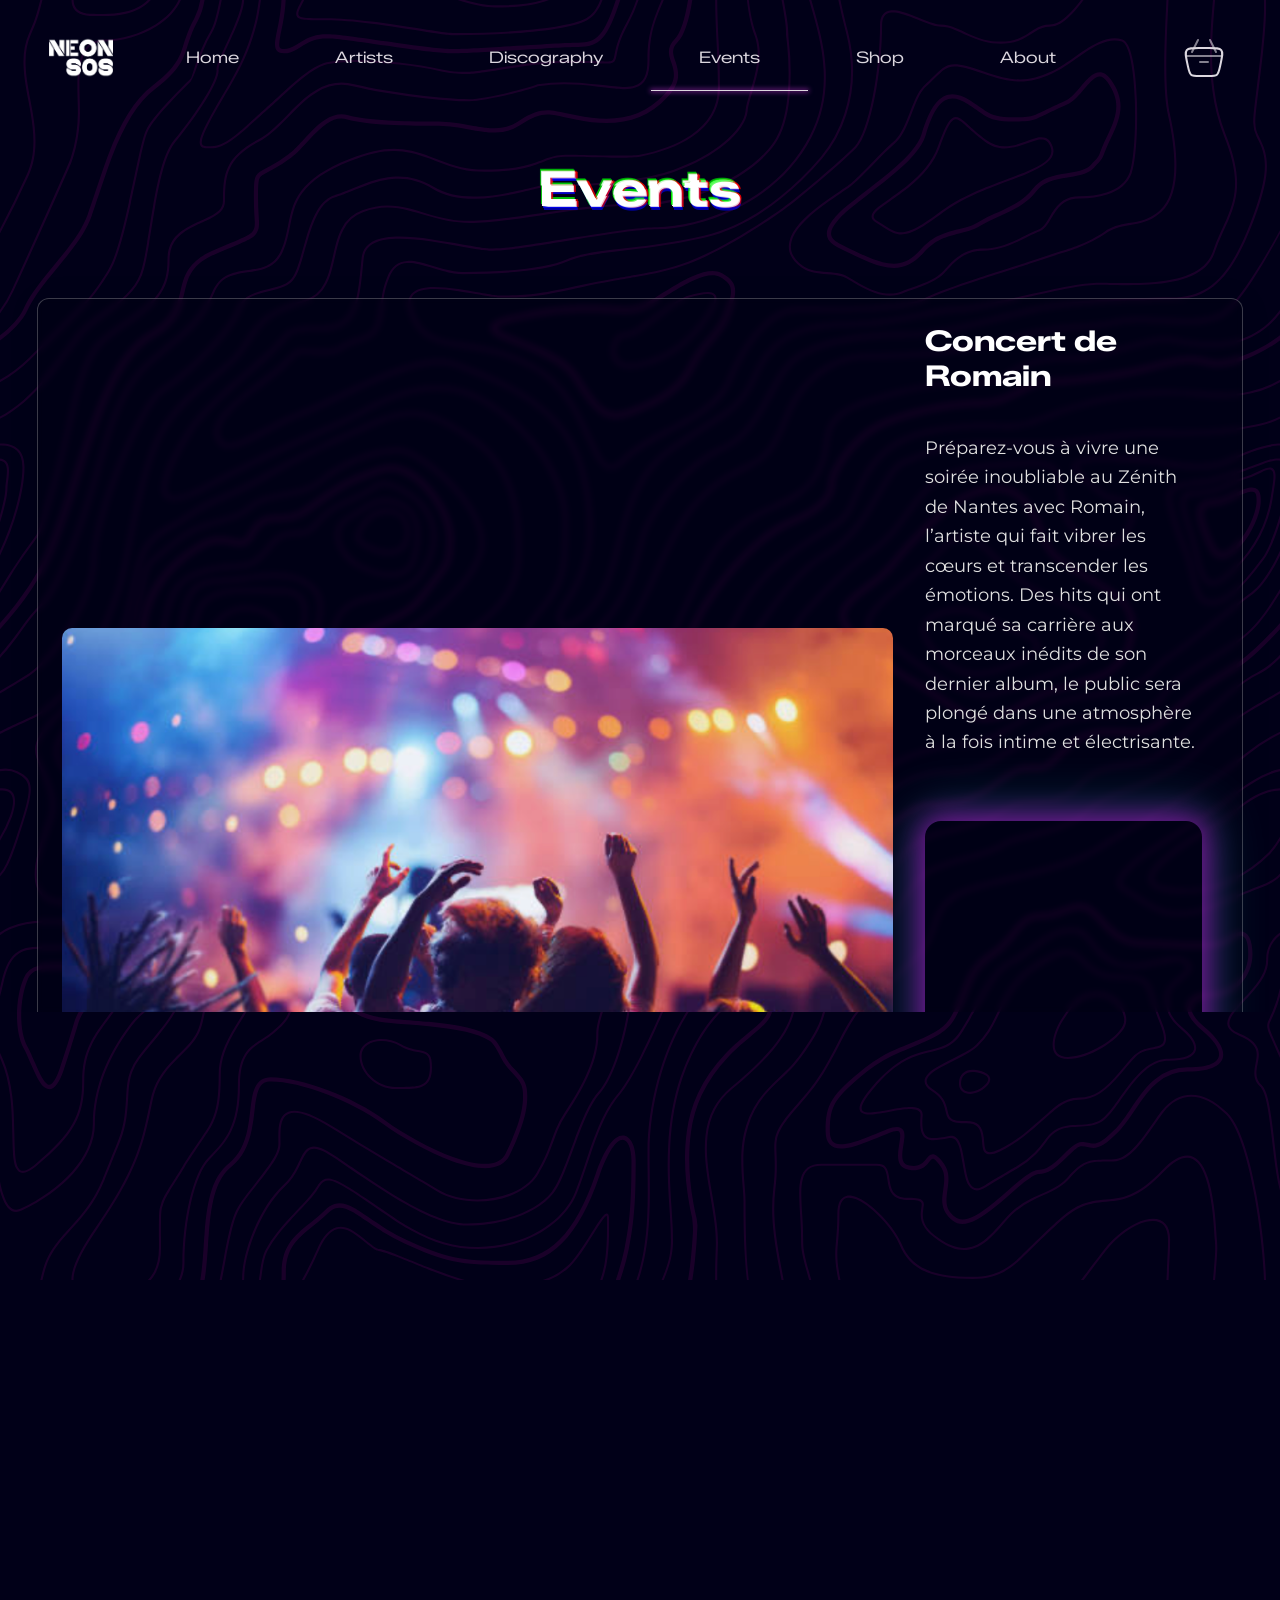
<file: events.html>
<!DOCTYPE html>
<html lang="en">
  <head>
    <meta charset="UTF-8" />
    <meta name="viewport" content="width=device-width, initial-scale=1.0" />
    <link rel="preconnect" href="https://fonts.googleapis.com" />
    <link rel="preconnect" href="https://fonts.gstatic.com" crossorigin />
    <link
      href="https://fonts.googleapis.com/css2?family=Montserrat:ital,wght@0,100..900;1,100..900&family=Zalando+Sans+Expanded:ital,wght@0,200..900;1,200..900&display=swap"
      rel="stylesheet"
    />
    <link href="styles/style.css" rel="stylesheet" />
    <link rel="icon" href="/assets/icons/logo-icon.ico">
    <title>Events</title>
    <link rel="stylesheet" href="styles/events.css" />
  </head>

  <body>
    <svg
      id="backgroundTopo"
      xmlns="http://www.w3.org/2000/svg"
      viewBox="0 0 600 600"
    >
      <path
        class="draw"
        d="M600 325.1v-1.17c-6.5 3.83-13.06 7.64-14.68
      8.64-10.6 6.56-18.57 12.56-24.68 19.09-5.58 5.95-12.44 10.06-22.42
      14.15-1.45.6-2.96 1.2-4.83 1.9l-4.75 1.82c-9.78 3.75-14.8 6.27-18.98
      10.1-4.23 3.88-9.65 6.6-16.77 8.84-1.95.6-3.99 1.17-6.47 1.8l-6.14
      1.53c-5.29 1.35-8.3 2.37-10.54 3.78-3.08 1.92-6.63 3.26-12.74 5.03a384.1
      384.1 0 0 1-4.82 1.36c-2.04.58-3.6 1.04-5.17 1.52a110.03 110.03 0 0 0-11.2
      4.05c-2.7 1.15-5.5 3.93-8.78 8.4a157.68 157.68 0 0 0-6.15 9.2c-5.75
      9.07-7.58 11.74-10.24 14.51a50.97 50.97 0 0 1-4.6 4.22c-2.33 1.9-10.39
      7.54-11.81 8.74a14.68 14.68 0 0 0-3.67 4.15c-1.24 2.3-1.9 4.57-2.78
      8.87-2.17 10.61-3.52 14.81-8.2 22.1-4.07 6.33-6.8 9.88-9.83
      12.99-.47.48-.95.96-1.5 1.48l-3.75 3.56c-1.67 1.6-3.18 3.12-4.86 4.9a42.44
      42.44 0 0 0-9.89 16.94c-2.5 8.13-2.72 15.47-1.76 27.22.47 5.82.51 6.36.51
      8.18 0 10.51.12 17.53.63 25.78.24 4.05.56 7.8.97
      11.22h.9c-1.13-9.58-1.5-21.83-1.5-37
      0-1.86-.04-2.4-.52-8.26-.94-11.63-.72-18.87 1.73-26.85a41.44 41.44 0 0 1
      9.65-16.55c1.67-1.76 3.18-3.27 4.83-4.85.63-.6 3.13-2.96 3.75-3.57a71.6
      71.6 0 0 0 1.52-1.5c3.09-3.16 5.86-6.76 9.96-13.15 4.77-7.42 6.15-11.71
      8.34-22.44.86-4.21 1.5-6.4 2.68-8.6.68-1.25 1.79-2.48 3.43-3.86 1.38-1.15
      9.43-6.8 11.8-8.72 1.71-1.4 3.26-2.81 4.7-4.3 2.72-2.85 4.56-5.54
      10.36-14.67a156.9 156.9 0 0 1 6.1-9.15c3.2-4.33 5.9-7.01 8.37-8.07 3.5-1.5
      7.06-2.77 11.1-4.02a233.84 233.84 0 0 1 7.6-2.2l2.38-.67c6.19-1.79
      9.81-3.16 12.98-5.15 2.14-1.33 5.08-2.33 10.27-3.65l6.14-1.53c2.5-.63
      4.55-1.2 6.52-1.82 7.24-2.27 12.79-5.06 17.15-9.05 4.05-3.72 9-6.2
      18.66-9.9l4.75-1.82c1.87-.72 3.39-1.31 4.85-1.91 10.1-4.15 17.07-8.32
      22.76-14.4 6.05-6.45 13.95-12.4 24.49-18.92 1.56-.96 7.82-4.6
      14.15-8.33v-64.58c-4 8.15-8.52 14.85-12.7 17.9-2.51 1.82-5.38 4.02-9.04
      6.92a1063.87 1063.87 0 0 0-6.23 4.98l-1.27 1.02a2309.25 2309.25 0 0 1-4.87
      3.9c-7.55 6-12.9 10.05-17.61 13.19-3.1 2.06-3.86 2.78-8.06 7.13-5.84
      6.07-11.72 8.62-29.15 10.95-11.3 1.5-20.04 4.91-30.75 11.07-1.65.94-7.27
      4.27-6.97 4.1-2.7 1.58-4.69 2.69-6.64 3.66-5.63 2.8-10.47 4.17-15.71
      4.17-17.13 0-41.44 11.51-51.63 22.83-12.05 13.4-31.42 27.7-45.25 31.16-7.4
      1.85-11.85 7.05-14.04 14.69-1.26 4.4-1.58 8.28-1.58 13.82 0 .82.01.98.24
      3.63.45 5.18.35 8.72-.77 13.26-1.53 6.2-4.89 12.6-10.59 19.43-13.87
      16.65-22.88 46.58-22.88 71.68 0 2.39.02 4.26.06 8.75.12 10.8.1 15.8-.22
      21.95-.56 11.18-2.09 20.73-5 29.3h-1.05c2.94-8.56 4.49-18.12
      5.05-29.35.31-6.13.34-11.1.22-21.9-.04-4.48-.06-6.36-.06-8.75 0-25.32
      9.07-55.47 23.12-72.32 5.6-6.72 8.88-12.99 10.38-19.03 1.09-4.4
      1.18-7.85.74-12.93-.23-2.7-.24-2.86-.24-3.72 0-5.62.32-9.57 1.62-14.1
      2.28-7.95 6.97-13.44 14.76-15.39 13.6-3.4 32.82-17.59 44.75-30.84C409
      360.14 433.58 348.5 451 348.5c5.07 0 9.77-1.33 15.26-4.07 1.93-.96
      3.9-2.05 6.58-3.62-.3.18 5.33-3.16 6.98-4.11 10.82-6.21 19.66-9.67
      31.11-11.2 17.23-2.3 22.9-4.75 28.57-10.64 4.25-4.41 5.04-5.16 8.22-7.28
      4.68-3.11 10.01-7.14 17.55-13.14a1113.33 1113.33 0 0 0
      4.86-3.89l1.28-1.02a4668.54 4668.54 0 0 1 6.23-4.98c3.67-2.9 6.55-5.12
      9.07-6.95 4.37-3.19 9.16-10.56
      13.29-19.4v66.9zm0-116.23c-.62.01-1.27.06-1.95.13-6.13.63-13.83 3.45-21.83
      7.45-3.64 1.82-8.46 2.67-14.17
      2.71-4.7.04-9.72-.47-14.73-1.33-1.7-.3-3.26-.61-4.67-.93a31.55 31.55 0 0
      0-3.55-.57 273.4 273.4 0 0 0-16.66-.88c-10.42-.16-17.2.74-17.97
      2.73-.38.97.6 2.55 3.03 4.87 1.01.97 2.22 2.03 4.04 3.55a1746.07 1746.07 0
      0 0 4.79 4.02c1.39 1.2 3.1 1.92 5.5 2.5.7.16.86.2 2.64.54 3.53.7 5.03 1.25
      6.15 2.63 1.41 1.76 1.4 4.54-.15 8.88-2.44 6.83-5.72 10.05-10.19
      10.33-3.63.23-7.6-1.29-14.52-5.06-4.53-2.47-6.82-7.3-8.32-15.26-.17-.87-.32-1.78-.5-2.86l-.43-2.76c-1.05-6.58-1.9-9.2-3.73-10.11-.81-.4-1.59-.74-2.36-1-2.27-.77-4.6-1.02-8.1-.92-2.29.07-14.7
      1-13.77.93-20.55 1.37-28.8 5.05-37.09 14.99a133.07 133.07 0 0 0-4.25
      5.44l-2.3 3.09-2.51 3.32c-4.1 5.36-7.06 8.48-10.39 11.12-.65.52-1.33
      1.04-2.13 1.62l-4.11 2.94a106.8 106.8 0 0 0-5.16 3.99c-4.55 3.74-9.74
      8.6-16.25 15.38-8.25 8.58-11.78 13.54-11.7 15.95.07 1.65 1.64 2.11 6.79
      2.38 1.61.09 2.15.12 2.98.2 2.95.24 5.09.73 6.81 1.68 7.48 4.15 11.63 7.26
      13.95 11.58 3.3 6.15.8 12.88-8.89 20.26-8.28 6.3-11.1 10.37-11.31
      14.96-.06 1.17 0 1.93.26 4.43.69 6.47.25 10.65-2.8 17.42a44.23 44.23 0 0
      1-4.16 7.53c-2.82 3.97-5.47 5.74-10.6 7.69-.43.16-3.34 1.23-4.27
      1.59-1.8.68-3.38 1.36-5.01 2.14-4.18 2-8.4 4.6-13.1 8.24-8.44 6.51-13.23
      14.56-15.98 25.06-1.1 4.2-1.55 6.81-2.8 15.21-1.26 8.6-2.17 12.64-4.08
      16.55-2.1 4.28-11.93 26.59-12.97 28.88a382.7 382.7 0 0 1-6.37 13.41c-4.07
      8.11-7.61 14.07-10.73 17.81-5.38 6.46-8.98 14.37-13.77 28.42a810.14 810.14
      0 0 0-1.89 5.6c-1.8 5.35-2.96 8.6-4.26 11.85-6.13 15.32-25.43 26.31-46.46
      26.31-11.2
      0-20.58-2.74-31.02-8.55-5.6-3.13-4.55-2.42-22.26-14.54-14.33-9.8-17.7-10.73-20.47-6.9-.37.5-1.81
      2.74-1.83 2.77a52.24 52.24 0 0 1-4.94 5.9c-.73.79-5.52 5.87-6.97 7.45-2.38
      2.6-4.3 4.81-5.98 6.93a45.6 45.6 0 0 0-5.08 7.66c-1.29 2.57-1.9 5.25-2.66
      10.6a997.6 997.6 0 0 1-.46 3.18h-1l.47-3.32c.77-5.45 1.4-8.2
      2.75-10.9a46.54 46.54 0 0 1 5.2-7.84c1.7-2.14 3.63-4.38 6.03-6.98
      1.45-1.59 6.24-6.68 6.96-7.46a51.58 51.58 0 0 0 4.84-5.78s1.47-2.26
      1.86-2.8c3.25-4.5 7.08-3.44 21.84 6.67 17.67 12.08 16.62 11.38 22.19 14.48
      10.3 5.73 19.5 8.43 30.53 8.43 20.65 0 39.57-10.77 45.54-25.69a219.7 219.7
      0 0 0 4.24-11.8 6752.32 6752.32 0 0 0 1.88-5.6c4.83-14.16 8.47-22.14
      13.96-28.73 3.05-3.66 6.56-9.57 10.6-17.61 1.97-3.93 4.04-8.31 6.35-13.38
      1.03-2.28 10.88-24.61 12.98-28.91 1.85-3.79 2.75-7.76 4-16.25 1.24-8.44
      1.7-11.07 2.81-15.32 2.8-10.7 7.71-18.94 16.33-25.6a73.18 73.18 0 0 1
      13.29-8.35c1.66-.8 3.27-1.48 5.08-2.18.94-.36 3.86-1.43 4.28-1.59
      4.95-1.88 7.44-3.55 10.14-7.33 1.35-1.9 2.68-4.3 4.06-7.37 2.97-6.58
      3.39-10.59 2.72-16.9a27.13 27.13 0 0 1-.27-4.58c.22-4.94 3.21-9.24
      11.7-15.7 9.33-7.11 11.66-13.34
      8.62-19-2.2-4.09-6.25-7.12-13.55-11.17-1.57-.88-3.6-1.33-6.42-1.57-.8-.07-1.34-.1-2.95-.19-5.77-.3-7.63-.85-7.72-3.34-.1-2.81
      3.5-7.87 11.97-16.69 6.53-6.8 11.75-11.69 16.33-15.45 1.79-1.47 3.42-2.72
      5.2-4.03l4.12-2.94c.79-.58 1.46-1.08 2.1-1.59 3.26-2.6 6.16-5.65
      10.21-10.94a383.2 383.2 0 0 0 2.5-3.32l2.31-3.09c1.8-2.39 3.04-4 4.29-5.48
      8.47-10.17 16.98-13.96 37.27-15.3-.44.02 12-.9 14.32-.98 3.62-.1 6.05.16
      8.46.98.8.27 1.62.62 2.47 1.04 2.27 1.14 3.17 3.87 4.27 10.85l.44 2.76c.17
      1.07.33 1.97.5 2.83 1.44 7.69 3.62 12.29 7.8 14.57 6.76 3.68 10.6 5.15
      13.99 4.94 4-.25 6.99-3.17 9.3-9.67 1.45-4.04
      1.46-6.49.32-7.92-.9-1.12-2.28-1.62-5.57-2.27a55.8 55.8 0 0
      1-2.67-.55c-2.54-.6-4.39-1.4-5.93-2.71a252.63 252.63 0 0 0-4.78-4.01 84.35
      84.35 0 0 1-4.08-3.6c-2.73-2.6-3.86-4.43-3.28-5.95 1.02-2.64 7.82-3.54
      18.93-3.37a230.56 230.56 0 0 1 16.73.88c2.76.39 3.2.49 3.68.6 1.4.3
      2.95.62 4.62.91a82.9 82.9 0 0 0 14.56 1.32c5.56-.04 10.24-.86 13.73-2.6
      8.1-4.05 15.89-6.9 22.17-7.56.7-.07 1.4-.11 2.05-.13v1zm0-100.94v1.5c-8.62
      16.05-17.27 29.55-23.65 35.92-3.19 3.2-7.62 4.9-13.54
      5.56-4.45.48-8.28.4-19.18-.2-9.91-.55-15.32-.44-20.52.78a84.05 84.05 0 0
      1-15 2.11l-2.25.14c-12.49.75-19.37 1.78-32.72 5.74-4.5 1.33-9.27 2.49-14.3
      3.48a246.27 246.27 0 0 1-32.6 3.97c-7.56.45-13.21.57-20.24.57-5.4 0-11.9
      1.61-18 5.18-8.3 4.87-15.06 12.87-19.53 24.5a68.57 68.57 0 0 1-4.56
      9.8c-3.6 6.2-6.92 8.99-13.38 12.18l-4.03 1.96a64.48 64.48 0 0 0-15.16
      10.25c-8.2 7.33-13.72 16.63-22.54 35.6l-2.08 4.49c-7.3 15.7-11.5
      23.3-17.35 29.87-7.7 8.66-20.25 14.42-40.31 20.08-4.37 1.23-19.04
      5.08-19.24 5.13-6.92 1.87-11.68 3.34-15.63 4.92-10.55 4.22-18.71
      10.52-36.38 26.52l-1.7 1.54c-8.58 7.76-13.41 11.9-18.81 15.88-3.95 2.9-8
      5.67-12.97 8.91-2.06 1.34-10.3 6.6-12.33 7.94-11.52 7.5-18.53 13.04-24.62
      20.08a62.01 62.01 0 0 0-6.44 8.85c-4.13 6.91-6.27 13.15-9.2 25.11l-1.54
      6.26c-.6 2.45-1.15 4.54-1.72 6.58-2.97 10.7-6.9 17.36-14.78 26.91L69.6
      491a148.51 148.51 0 0 0-4.19 5.3 23.9 23.9 0 0 0-3.44 6.28c-1.16 3.23-1.52
      5.9-1.87 11.94-.58 10.05-1.42 15.04-4.63 22.67-1.57 3.72-5.66 14.02-6.41
      15.8a73.46 73.46 0 0 1-3.57 7.4c-2.88 5.14-6.71 10.12-13.12 16.95-5.96
      6.36-8.87 10.9-10.61 16a56.88 56.88 0 0 0-1.38 4.82l-.46
      1.84h-1.03l.52-2.08c.52-2.09.92-3.49 1.4-4.9 1.8-5.25 4.78-9.9 10.84-16.36
      6.35-6.78 10.13-11.7 12.97-16.77a72.5 72.5 0 0 0 3.52-7.29c.75-1.76
      4.84-12.06 6.4-15.8 3.17-7.5 3.99-12.4 4.56-22.33.35-6.14.72-8.88
      1.93-12.23a24.9 24.9 0 0 1 3.58-6.54c1.27-1.7 2.6-3.37
      4.22-5.34l4.11-4.95c7.8-9.46 11.66-16 14.59-26.54.56-2.04 1.1-4.12
      1.71-6.56l1.53-6.26c2.96-12.04 5.13-18.36 9.32-25.39 1.84-3.08 4-6.05
      6.54-8.99 6.17-7.12 13.24-12.7 24.83-20.26 2.05-1.33 10.28-6.6 12.33-7.94
      4.96-3.22 9-5.98 12.92-8.87 5.37-3.95 10.19-8.08
      18.74-15.82l1.7-1.54c17.76-16.09 25.98-22.43 36.67-26.7 4-1.6 8.8-3.09
      15.75-4.96.21-.06 14.87-3.9 19.22-5.13 19.9-5.61 32.32-11.31 39.85-19.78
      5.76-6.48 9.93-14.02 17.18-29.64l2.09-4.5c8.87-19.07 14.44-28.46
      22.77-35.9a65.48 65.48 0 0 1 15.38-10.4l4.04-1.97c6.3-3.1 9.47-5.77
      12.96-11.77a67.6 67.6 0 0 0 4.48-9.67c4.56-11.84 11.47-20.02 19.97-25
      6.25-3.66 12.93-5.32 18.5-5.32 7.01 0 12.65-.12 20.17-.57a245.3 245.3 0 0
      0 32.47-3.96c5-.98 9.75-2.13 14.22-3.45 13.43-3.98 20.38-5.02
      32.94-5.78l2.24-.14c5.76-.37 9.8-.9 14.85-2.09 5.31-1.25 10.79-1.35
      22.6-.7 9.04.5 12.84.58 17.21.1 5.71-.62 9.94-2.26 12.95-5.26 6.44-6.45
      15.3-20.37 24.35-36.72zm0
      450.21c-1.28-4.6-2.2-10.55-3.33-20.25l-.24-2.04-.23-2.03c-1.82-15.7-3.07-21.98-5.55-24.47-2.46-2.46-3.04-5.03-2.52-8.64.1-.6.18-1.1.39-2.15.69-3.54.77-5.04.08-6.84-.91-2.38-3.31-4.41-7.79-6.26-5.08-2.09-6.52-4.84-4.89-8.44.66-1.45
      1.79-3.02 3.52-5.01 1.04-1.2 5.48-5.96 5.08-5.53 6.15-6.7 8.98-11.34
      8.98-16.48a15.2 15.2 0 0 1 6.5-12.89v1.26a14.17 14.17 0 0 0-5.5 11.63c0
      5.47-2.93 10.29-9.24 17.16.38-.42-4.04 4.33-5.07 5.5-1.67 1.93-2.75
      3.43-3.36 4.77-1.37 3.04-.23 5.22 4.36 7.1 4.71 1.95 7.32 4.16 8.34
      6.83.78 2.04.7 3.67-.03 7.4-.2 1.03-.3 1.51-.38 2.09-.48 3.33.03 5.59 2.23
      7.8 2.74 2.74 3.98 8.96 5.84 25.06l.24 2.03.23 2.04c.82 7.01 1.53 12.06
      2.34
      16.03v4.33zm0-62.16c-1.4-3.13-4.43-9.9-4.95-11.17-1.02-2.53-1.25-3.8-.91-5.18.2-.84
      2.05-4.68 2.32-5.33a70.79 70.79 0 0 0 3.54-11.2v3.99a62.82 62.82 0 0
      1-2.62 7.6c-.31.75-2.09 4.46-2.27 5.18-.28 1.12-.08 2.22.87 4.57.41 1.02
      2.5 5.7 4.02 9.09v2.45zm0-85.09c-1.65 1.66-3.66 2.9-6.4 4.13-.25.1-13.97
      5.47-20.4 8.43-9.35 4.32-16.7 5.9-23.03
      5.25-5.08-.53-9.02-2.25-14.77-5.92l-3.2-2.07a77.4 77.4 0 0
      0-5.44-3.27c-4.05-2.18-3.25-5.8 1.47-10.47 3.71-3.68 9.6-7.93
      18.73-13.8l4.46-2.82c17.95-11.33 18.22-11.5 22.27-14.74 11.25-9
      19.69-14.02 26.31-15.1v1.02c-6.37 1.1-14.62 6-25.69 14.86-4.1 3.28-4.34
      3.44-22.36 14.8a652.4 652.4 0 0 0-4.45 2.83c-9.07 5.83-14.92 10.05-18.57
      13.66-4.31 4.28-4.95 7.13-1.7 8.88 1.7.91 3.29 1.88 5.5 3.3l3.2 2.08c5.64
      3.59 9.45 5.25 14.34 5.76 6.13.64 13.32-.9 22.52-5.15 6.46-2.98 20.18-8.35
      20.4-8.44 3.04-1.37 5.1-2.71 6.81-4.69v1.47zm0-41.37v1c-6.56.26-12.11
      3.13-19.71 9.08l-4.63 3.68a51.87 51.87 0 0 1-4.4 3.14c-.82.52-5.51
      3.33-6.22 3.76-3.31 2-6.15 3.8-8.87 5.6a112.61 112.61 0 0 0-8.16
      5.92c-4.61 3.72-7.4 6.9-7.97 9.35-.63 2.67 1.48 4.53 7.05 5.46 10.7 1.78
      20.92-.05 30.45-4.65a61.96 61.96 0 0 0 17.1-12.2 41.8 41.8 0 0 0
      5.36-7.42v1.92a38.94 38.94 0 0 1-4.64 6.19 62.95 62.95 0 0 1-17.39
      12.41c-9.7 4.68-20.13 6.55-31.05 4.73-6.06-1-8.65-3.29-7.85-6.67.64-2.74
      3.53-6.05 8.31-9.9 2.35-1.9 5.1-3.88 8.24-5.97 2.73-1.82 5.58-3.61
      8.9-5.62.72-.44 5.4-3.24 6.22-3.75 1.26-.8 2.6-1.76 4.3-3.09.8-.62 3.9-3.1
      4.63-3.67 7.77-6.1 13.49-9.04 20.33-9.3zm0-154.6v1c-1.75-.24-4.3.23-7.82
      1.55-10.01 3.75-13.8 5.07-19.15 6.76-1.78.56-2.63.83-3.87
      1.24-1.48.5-3.16.76-6.74 1.16a1550.34 1550.34 0 0 0-2.64.3c-7.8.94-11.28
      2.47-11.28 6.07 0 4.45 2.89 13.18 7.96 25.81a57.34 57.34 0 0 1 2.33 7.6
      258.32 258.32 0 0 1 .84 3.46c1.86 7.62 3.17 10.71 5.56 11.67 2.21.88 4.7.6
      7.47-.72 3.48-1.69 7.22-4.94 11.2-9.47 1.52-1.7 2.97-3.49
      4.59-5.57l3.16-4.1c2.59-3.23 6.07-12.21 8.39-20.23v3.45c-2.29 7.2-5.27
      14.5-7.61 17.41-.44.55-2.67 3.46-3.15 4.09-1.63 2.1-3.1 3.9-4.62 5.62-4.08
      4.61-7.9 7.94-11.53 9.7-2.99 1.44-5.77
      1.75-8.28.74-2.84-1.13-4.2-4.34-6.15-12.35a2097.48 2097.48 0 0
      1-.84-3.46c-.8-3.2-1.47-5.45-2.28-7.46-5.14-12.8-8.04-21.55-8.04-26.19
      0-4.37 3.84-6.06 12.16-7.07a160.9 160.9 0 0 1 2.65-.3c3.5-.39 5.15-.64
      6.53-1.1 1.26-.42 2.1-.7 3.88-1.26 5.34-1.68 9.11-3 19.1-6.74 3.53-1.32
      6.22-1.84 8.18-1.61zM0 292c10.13-11.31 18.13-23.2 23.07-35.39 3.3-8.14
      6.09-16.12 10.81-30.55l1.59-4.84c6.53-19.94 10.11-29.82 14.77-39.56
      6.07-12.72 12.55-21.18 20.27-25.54 6.66-3.76 10.2-7.86 12.22-13.15a46.6
      46.6 0 0 0 1.86-6.58c1.23-5.2 2.05-7.59 3.93-10.36 2.45-3.62 6.27-6.53
      12.1-8.96 15.78-6.58 16.73-7.04
      18.05-9.01.65-.98.83-2.15.74-4.51-.03-.73-.23-3.82-.24-4A93.8 93.8 0 0 1
      119 94c0-10.04.18-11.37 2.37-13.15.52-.42 1.13-.8 2.07-1.3.27-.14
      2.18-1.12 2.84-1.48a68.4 68.4 0 0 0 9.12-5.87c2.06-1.54 2.64-2.14
      8.01-7.93 3.78-4.09 6.21-6.36 8.96-8.12 3.64-2.33 7.2-3.12 10.9-2.11 4.4
      1.2 10.81 2 18.78 2.46 6.9.4 12.9.5 21.95.5 4.87 0 8.97.47 15.4 1.57 7.77
      1.33 9.3 1.54 12.38 1.54 4.05 0 7.43-.88 10.68-2.95 5.06-3.22 8.11-4.67
      11.2-5.2 3.62-.64 4.77-.46 16.55 2.06 17.26 3.7 30.85 1.36 41.06-9.7
      5.1-5.53 5.48-8.9 3.48-14.8-.83-2.42-1.03-3.1-1.17-4.3-.29-2.52.5-4.71
      2.71-6.93 2.65-2.65 4.72-9.17 6.22-18.29h2.03c-1.56 9.71-3.77 16.65-6.83
      19.7-1.79 1.8-2.36 3.39-2.14 5.28.11 1 .3 1.63 1.07 3.9 2.22 6.53 1.76
      10.66-3.9 16.8-10.77 11.66-25.07 14.13-42.95
      10.3-11.42-2.45-12.55-2.62-15.78-2.06-2.77.48-5.62 1.84-10.47 4.92a20.93
      20.93 0 0 1-11.76 3.27c-3.25 0-4.81-.22-12.73-1.57C212.74 59.46 208.73 59
      204 59c-9.1
      0-15.11-.1-22.07-.5-8.09-.47-14.62-1.29-19.2-2.54-5.62-1.53-10.17
      1.38-17.85 9.66-5.5 5.94-6.08 6.53-8.28 8.18a70.38 70.38 0 0 1-9.38
      6.03c-.68.37-2.58 1.35-2.84 1.49-.84.44-1.35.76-1.75 1.08C121.16 83.6 121
      84.8 121 94c0 1.85.06 3.54.17 5.44 0 .17.2 3.28.24 4.03.1 2.75-.13
      4.29-1.08 5.71-1.67 2.5-2.27 2.8-18.95 9.74-5.48 2.29-8.99 4.96-11.2
      8.24-1.71 2.51-2.47 4.73-3.64 9.7-.83 3.5-1.21 4.92-1.94 6.83-2.18
      5.73-6.05 10.19-13.1 14.18-7.3 4.12-13.55 12.28-19.46 24.66-4.6 9.64-8.17
      19.46-14.67 39.32l-1.58 4.84c-4.75 14.47-7.54 22.48-10.86 30.69-5.28
      13.01-13.95 25.65-24.93 37.6v-2.97zm0 78v-.5l1-.01c6.32 0 7.47 5.2 4.6
      13.36a60.36 60.36 0 0 1-5.6 11.3v-1.92a57.76 57.76 0 0 0
      4.65-9.72c2.69-7.6 1.71-12.02-3.65-12.02-.34 0-.67 0-1 .02v-46.59a340.96
      340.96 0 0 0 13.71-8.34c13.66-9.46 29.79-37.6 29.79-53.59 0-18.1
      21.57-72.64 32.23-79.42 12.71-8.09 32.24-27.96 35.8-37.75 1.93-5.3
      5.5-7.27 14.42-9.37 6.15-1.44 8.64-2.42 10.67-4.79 1.5-1.74 2.72-4.79
      4.33-10.3.23-.78 1.9-6.68 2.43-8.46 3.62-12.08 7.3-18.49 13.47-20.39
      2.5-.76 3.03-.98 9.74-3.7 7.49-3.03 11.97-4.43 17.12-4.92 6.75-.65
      13.13.75 19.55 4.67 5.43 3.32 12.19 4.72 20.17 4.56 6.03-.12 12.2-1.07
      19.83-2.8 1.82-.4 7.38-1.74 8.26-1.94 2.69-.6 4.34-.89 5.48-.89 4.97 0
      8.93-.05 14.2-.27 7.9-.32 15.56-.92 22.75-1.88 8.5-1.14 15.9-2.73
      21.88-4.82 18.9-6.62 32.64-18.3 33.67-27.59.29-2.56.4-2.96 2.79-11.11
      2.33-7.95 3.21-12.93
      2.72-18.23-.2-2.24-.69-4.38-1.48-6.42-1.5-3.92-2.63-9.4-3.43-16.18h.9c.77
      6.47 1.89 11.72 3.47 15.82a24.93 24.93 0 0 1 1.54 6.69c.5 5.46-.4
      10.54-2.77 18.6-2.36 8.06-2.47 8.47-2.74 10.95-1.09 9.75-15.1 21.68-34.33
      28.41-6.06 2.12-13.52 3.72-22.09 4.87-7.22.96-14.92 1.57-22.83
      1.89-5.3.21-9.27.27-14.25.27-1.04 0-2.64.27-5.26.87-.87.2-6.43 1.53-8.26
      1.94-7.68 1.73-13.92 2.7-20.03
      2.82-8.15.17-15.1-1.27-20.71-4.7-6.23-3.81-12.4-5.16-18.93-4.54-5.04.48-9.44
      1.86-16.84 4.86-6.75 2.74-7.29 2.95-9.82 3.73-5.73 1.76-9.28 7.96-12.81
      19.72-.53 1.77-2.2 7.66-2.43 8.46-1.66 5.65-2.91 8.78-4.53 10.67-2.22
      2.58-4.84 3.62-12.01 5.3-7.8 1.83-11.13 3.66-12.9 8.54-3.65 10.04-23.32
      30.06-36.2 38.25C65.94 190 44.5 244.2 44.5 262c0 16.34-16.3 44.78-30.22
      54.41-2.14 1.48-8.24 5.12-14.28 8.68v-1.16 46.09zm0-173.7v-1.11c7.42-3.82
      14.55-10.23 21.84-18.98 3.8-4.56 14.21-18.78 15.79-20.55 1.8-2.04
      4.06-3.96 7.42-6.45 1.08-.8 4.92-3.57 5.49-3.99 9.36-6.85 14-11.96
      15.98-19.36.8-2.98 1.54-6.78 2.46-12.3.23-1.44 2-12.46 2.56-15.79
      2.87-16.77 5.73-26.79 10.07-32.1C92.46 52.43 101.5 38.13 101.5
      33c0-2.54.34-3.35 6.05-15.71.68-1.49 1.25-2.74 1.77-3.93 2.5-5.75
      3.9-10.04 4.14-13.36h1c-.23 3.48-1.66 7.87-4.23 13.76-.52 1.2-1.09
      2.45-1.78 3.95-5.54 12.01-5.95 12.99-5.95 15.29 0 5.47-9.09 19.84-20.11
      33.31-4.2 5.12-7.03 15.06-9.86 31.64-.57 3.33-2.33 14.33-2.57 15.78-.92
      5.56-1.67 9.38-2.48 12.4-2.05 7.68-6.82 12.93-16.35 19.91l-5.49 3.98c-3.3
      2.45-5.51 4.34-7.27 6.31-1.53 1.73-11.94 15.93-15.76 20.53-7.52 9.02-14.88
      15.6-22.61 19.46zm0 361.83v-4.33c.48 2.36 1 4.35 1.6 6.15 2 6.03 4.6 8.26
      8.19 6.59C28.76 557.69 43.5 542.4 43.5 527c0-16.2 6.37-31.99 17.1-46.3
      1.88-2.5 3.66-4.4 5.53-6 .73-.62 1.45-1.18 2.3-1.8l2-1.43c3.68-2.68
      5.32-5.28 7.08-12.59.75-3.07 1.38-5.02 4.2-13.26l.63-1.88c3.24-9.58
      4.56-14.97 4.17-18.65-.48-4.43-3.8-5.23-11.3-1.64a81.12 81.12 0 0 1-9.15
      3.7c-13.89 4.67-26.96 5.8-42.66 5.42l-1.95-.05-1.45-.02a39.8 39.8 0 0
      0-15.05 2.96A21.81 21.81 0 0 0 0 438.37v-1.26a23.55 23.55 0 0 1 4.55-2.57
      40.77 40.77 0 0 1 16.92-3.02l1.95.05c15.6.38 28.57-.75 42.32-5.37a80.12
      80.12 0 0 0 9.04-3.65c8.04-3.84 12.16-2.85 12.72 2.43.42 3.89-.92
      9.34-4.21 19.08l-.64 1.88c-2.8 8.2-3.43 10.15-4.16 13.18-1.82 7.52-3.59
      10.34-7.47 13.16l-2 1.43c-.84.6-1.54 1.15-2.25 1.75a35.45 35.45 0 0 0-5.37
      5.84c-10.61 14.15-16.9 29.74-16.9 45.7 0 15.88-15 31.45-34.29 40.45-4.3
      2.01-7.39-.66-9.56-7.18-.23-.68-.44-1.39-.65-2.13zm0-62.16v-2.45l1.46
      3.27c2.1 4.8 3.46 10.33 4.26 16.77.66 5.3.84 9.3 1.04 18.5.2 9.32.5 12.75
      1.63 15.05 1.28 2.6 3.67 2.35 8.29-1.5 17.14-14.3 21.82-22.9 21.82-38.62
      0-7.17 1.1-12.39 3.7-17.68 2.27-4.67 3.65-6.62 13.4-19.62a69.8 69.8 0 0 1
      7.6-8.79 44.76 44.76 0 0 1 3.54-3.06c.38-.3.64-.52.89-.74a10.47 10.47 0 0
      0 2.63-3.32 35.78 35.78 0 0 0
      2.26-5.94l.37-1.2.36-1.15c.29-.91.48-1.55.66-2.16.45-1.53.74-2.68.91-3.66.38-2.2.12-3.49-.85-4.15-2.35-1.61-9.28-.24-23.8
      4.94-9.54 3.4-16.12 4.17-27.85 4.26-7.71.06-10.43.4-13.25 2.12-3.48
      2.12-5.84 6.4-7.58 14.26-.5 2.2-.99 4.19-1.49 5.98v-3.98l.51-2.22c1.8-8.1
      4.28-12.6 8.04-14.9 3.04-1.85 5.86-2.2 13.77-2.26 11.61-.09 18.1-.84
      27.51-4.2 14.93-5.32 21.95-6.71 24.7-4.83 1.38.94 1.71 2.6 1.28 5.15a33.69
      33.69 0 0 1-.94 3.78l-.66 2.17-.36 1.15-.37 1.2a36.64 36.64 0 0 1-2.33
      6.1c-.8 1.53-1.61 2.52-2.86 3.61l-.92.77-1.02.83c-.9.74-1.65 1.4-2.47
      2.18a68.84 68.84 0 0 0-7.48 8.66c-9.7 12.93-11.07 14.87-13.31 19.46-2.52
      5.15-3.59 10.22-3.59 17.24 0 16.04-4.82 24.91-22.18 39.38-5.04 4.2-8.18
      4.55-9.83
      1.18-1.22-2.5-1.52-5.94-1.73-15.47-.2-9.16-.38-13.15-1.03-18.4-.79-6.34-2.12-11.8-4.19-16.49L0
      495.98zM379.27 0h1.04l1.5 5.26c3.28 11.56 4.89 19.33 5.26 27.8.49
      11.01-1.52 21.26-6.63 31.17-7.8 15.13-20.47 26.5-36.22 34.1-12.38
      5.96-26.12 9.17-36.22 9.17-6.84 0-17.24 1.38-37.27 4.62l-2.27.37c-24.5
      3.99-31.65 5-37.46 5-3.49
      0-4.08-.08-19.54-2.8-3.56-.64-6.32-1.1-9-1.5-20.23-2.96-31-1.2-31.96
      7.86-.1.85-.18 1.72-.29 2.81l-.27 2.73c-1.1 10.9-2.02 15.73-4.31 19.96-2.9
      5.34-7.77 7.95-15.63 7.95-10.2 0-12.92.6-15.5 3.17.52-.51-5.03 5.85-8.16
      8.7-2.75 2.5-14.32 12.55-15.77 13.83a341.27 341.27 0 0 0-6.54 5.92c-6.97
      6.49-11.81 11.76-14.6 16.15-5.92 9.3-10.48 18.04-11.69 24.08-1.66 8.3 3.67
      9.54 19.02 1.21a626.23 626.23 0 0 1 44.54-21.9c3.5-1.56 14.04-6.2
      15.68-6.95 5.05-2.25 8.3-3.8 10.78-5.15l1.95-1.07 2.18-1.18c1.76-.94
      3.38-1.76 5-2.55 18.1-8.72 34.48-10.46 50.33-1.2 22.89 13.34 38.28 37.02
      38.28 56.44 0 19.12-.73 25.13-5.18 33.2a45.32 45.32 0 0 1-4.94 7.12c-6.47
      7.77-11.81 16.2-12.76 21.27-1.2 6.34 4.69 7.03 20.17-.05 13.31-6.08
      22.4-14.95 28.5-26.32a80.51 80.51 0 0 0 6.1-15.13c.9-2.98 3.17-11.65
      3.41-12.48a29.02 29.02 0 0 1 1.75-4.83c7.47-14.93 21.09-30.5 36.25-37.24
      7.61-3.38 13-9.65 19.4-20.79.84-1.48 4.26-7.64 5.14-9.17 3.52-6.1 6.22-9.7
      9.37-11.98 10.15-7.4 28.7-11.1 50.29-11.1 7.52 0 16.54-1.24
      27.51-3.58a420.1 420.1 0 0 0 14.96-3.52c-1.3.33 15.54-3.98 19.42-4.89
      14.15-3.33 41.07-5.01 64.11-5.01 17.36 0 27.82-9.23 38.53-38.67 6.62-18.21
      6.62-26.37 2.69-34.35l-1.18-2.37A13.36 13.36 0 0 1 587.5 58c0-4.03 0-4.01
      2.5-24.56.46-3.73.8-6.74 1.12-9.64.9-8.45 1.38-15.2 1.38-20.8
      0-.94-.02-1.94-.04-3h1c.03 1.06.04 2.06.04 3 0 5.65-.48 12.43-1.39 20.9-.3
      2.91-.66 5.93-1.11 9.66-2.5 20.45-2.5 20.47-2.5 24.44 0 1.97.45 3.57 1.45
      5.68.24.51 1.16 2.35 1.17 2.36 4.06 8.24 4.06 16.68-2.65 35.13-10.84
      29.8-21.63 39.33-39.47 39.33-22.96 0-49.83 1.68-63.89 4.99-3.86.9-20.69
      5.2-19.4 4.88a421.05 421.05 0 0 1-14.99 3.53c-11.04 2.35-20.11 3.6-27.72
      3.6-21.4 0-39.76 3.67-49.7 10.9-3 2.19-5.64 5.7-9.1 11.68-.87 1.52-4.29
      7.68-5.14 9.17-6.49 11.3-12 17.71-19.86 21.2-14.9 6.63-28.38 22.03-35.75
      36.77a28.17 28.17 0 0 0-1.69 4.67c-.23.8-2.5 9.49-3.4 12.5a81.48 81.48 0 0
      1-6.19 15.3c-6.2 11.56-15.44 20.58-28.96 26.76-16.1 7.36-23
      6.55-21.58-1.04 1-5.29 6.4-13.83 12.99-21.73a44.33 44.33 0 0 0
      4.82-6.96c4.35-7.88 5.06-13.77 5.06-32.72
      0-19.04-15.19-42.4-37.72-55.55-15.57-9.08-31.62-7.38-49.45 1.21a132.9
      132.9 0 0 0-7.14 3.71l-1.95 1.07a158.83 158.83 0 0 1-10.85
      5.19c-1.65.74-12.18 5.38-15.69 6.95a625.25 625.25 0 0 0-44.46 21.86c-15.95
      8.66-22.37 7.16-20.48-2.29 1.24-6.2 5.83-15.02 11.82-24.42 2.85-4.48
      7.74-9.8 14.77-16.34 1.98-1.85 4.12-3.79 6.56-5.94 1.46-1.29 13.02-11.33
      15.75-13.82 3.09-2.8 8.6-9.14 8.14-8.67 2.82-2.82 5.75-3.46 16.2-3.46 7.5
      0 12.04-2.43 14.75-7.42 2.2-4.07 3.11-8.84
      4.2-19.59l.26-2.73.3-2.81c.56-5.42 4.47-8.5 11.23-9.6 5.44-.88 12.51-.51
      21.86.86 2.7.4 5.47.86 9.04 1.49 15.33 2.7 15.96 2.8 19.36 2.8 5.73 0
      12.9-1.03 37.3-5l2.27-.36c20.1-3.26 30.52-4.64 37.43-4.64 9.95 0
      23.54-3.18 35.78-9.08 15.57-7.5 28.09-18.73 35.78-33.65 5.02-9.75 7-19.82
      6.51-30.67-.37-8.37-1.96-16.08-5.23-27.57L379.27 0zm13.68 0h1.02c.78 3.9
      1.92 8.7 3.51 14.88 3.63 14.05 3.06 27.03-.75 38.77a61 61 0 0 1-11.35
      20.68 138.36 138.36 0 0 1-19.32 18.77c-11.32 9.02-23.36 15.49-35.95
      18.39a258.63 258.63 0 0 1-22.57 4.07c-3.17.44-6.36.85-10.3 1.32l-9.39
      1.12c-11.53 1.41-17.45 2.55-21.64 4.46-9.28 4.21-28.35 6.04-49.21
      6.04-1.37
      0-2.8-.12-4.3-.35-2.62-.41-5-1.03-9.14-2.29-7.34-2.21-9.63-2.75-12.63-2.56-3.9.23-6.63
      2.29-8.47 6.89-1.86 4.66-2.42 7.53-3.34 14.98-1.1 8.98-2.87 12.12-9.97
      14.3a40.12 40.12 0 0 0-6.8 2.66c-.63.33-1.16.64-1.76 1.02l-1.34.86c-1.9
      1.14-3.86 1.49-9.25 1.49-3.2 0-8.83-.55-9.51-.39-1.22.28-.75-.14-7.14
      6.24-1.5 1.5-3.49 3.18-6.32 5.37-1.52 1.18-7.16 5.43-7.94 6.03-4.96
      3.78-8.33 6.6-11.06 9.38-4.88 4.98-6.85 9.15-5.56 12.7 1.34 3.67 4.07 4.42
      8.9 2.82a55.72 55.72 0 0 0 7.77-3.48c1.5-.77 7.78-4.13 9.37-4.96a116.8
      116.8 0 0 1 12.31-5.68 162.2 162.2 0 0 0 11.04-4.84c2.04-.97 10.74-5.16
      13-6.22 4.41-2.1 8.1-3.78 11.65-5.29 17.14-7.3 29.32-9.9 37.67-6.65l5.43
      2.1c2.3.88 4.17 1.62 6.02 2.38a150.9 150.9 0 0 1 13.07 6c18.34 9.63 30.35
      22.13 34.79 39.87 6.96 27.85 3.6 45.53-8.08 62.4-3.97 5.75-3.52 9.2.06
      8.97 4.14-.28 10.21-4.95 15.11-12.52 3.1-4.8 5.1-10.45
      8.05-21.53l1.69-6.35c.66-2.47 1.24-4.52 1.83-6.5 4.93-16.56 11-27.28
      21.56-34.76 7.15-5.06 23.73-15.5 25.48-16.75 6.74-4.81 10.53-9.44 14.34-18
      7.74-17.44 21.09-24.34 44.47-24.34 9.36 0 17.91-1.13 29.53-3.49a624.86
      624.86 0 0 0 6.2-1.28c2.4-.5 4.07-.84 5.66-1.13 4.03-.74 7.04-1.1 9.61-1.1
      4.44 0 9.39-1 31.39-5.99l2.95-.66c16.34-3.67 25.64-5.35 31.66-5.35 1.54 0
      2.4.01 6.4.1 7.8.15 12.27.13 17.33-.2 16.41-1.06 26.73-5.36
      29.8-14.56a87.1 87.1 0 0 1 3.55-8.83c-.15.31 2.29-4.96 2.9-6.38 5.38-12.3
      5.57-21.92-1.44-39.44a86.4 86.4 0 0
      1-5.26-20.72c-1.61-11.98-1.38-23.14.1-40.35l.2-2.12h1l-.2 2.2c-1.48
      17.15-1.7 28.24-.11 40.14a85.4 85.4 0 0 0 5.2 20.47c7.1 17.78 6.91 27.67
      1.43 40.22-.62 1.43-3.06 6.72-2.91 6.4a86.17 86.17 0 0 0-3.52 8.73c-3.23
      9.72-13.9 14.15-30.68
      15.24-5.1.33-9.58.35-17.42.2-3.98-.09-4.84-.1-6.37-.1-5.91 0-15.18
      1.67-31.44 5.32l-2.95.67c-22.16 5.02-27.05 6.01-31.61 6.01-2.5
      0-5.45.36-9.43 1.09-1.58.29-3.25.62-5.64 1.11a4894.21 4894.21 0 0 0-6.2
      1.29c-11.68 2.37-20.3 3.51-29.73 3.51-23.02 0-36 6.71-43.53 23.66-3.9
      8.8-7.82 13.58-14.7 18.5-1.78 1.27-18.36 11.7-25.48 16.75-10.34 7.32-16.3
      17.87-21.19 34.23-.58 1.96-1.15 4-1.82 6.47l-1.69 6.35c-2.98 11.18-5
      16.9-8.17 21.81-5.05 7.81-11.37 12.68-15.89
      12.98-4.7.31-5.3-4.23-.94-10.53 11.52-16.64 14.82-34.03
      7.92-61.6-4.35-17.42-16.16-29.72-34.27-39.22-4-2.1-8.2-4-12.99-5.97-1.84-.75-3.7-1.49-6-2.38l-5.43-2.08c-8.03-3.12-20.02-.58-36.92
      6.63-3.52 1.5-7.21 3.19-11.61 5.27l-13 6.22c-4.71 2.22-8.16 3.75-11.11
      4.88a115.87 115.87 0 0 0-12.21 5.63c-1.58.83-7.86 4.18-9.37 4.96a56.55
      56.55 0 0 1-7.9 3.54c-5.3 1.75-8.62.85-10.17-3.43-1.46-4.02.66-8.5
      5.8-13.74 2.75-2.82 6.16-5.66 11.15-9.48.79-.6 6.43-4.85 7.94-6.02a66.96
      66.96 0 0 0 6.23-5.28c6.74-6.74 6.1-6.16 7.61-6.51.87-.2 6.69.36 9.74.36
      5.22 0 7.03-.32 8.74-1.35l1.31-.84c.62-.4 1.18-.72 1.84-1.07a41.07 41.07 0
      0 1 6.96-2.72c6.64-2.04 8.22-4.84 9.28-13.47.93-7.53 1.5-10.47 3.4-15.24
      1.99-4.95 5.04-7.26 9.34-7.51 3.17-.2 5.5.35 12.97 2.6a63.54 63.54 0 0 0
      9.02 2.26c1.45.22 2.83.34 4.14.34 20.71 0 39.7-1.82 48.8-5.96 4.32-1.96
      10.29-3.1 21.93-4.53l9.4-1.12c3.92-.48 7.11-.88 10.27-1.32 8.16-1.14
      15.4-2.43 22.49-4.06 12.42-2.86 24.33-9.26 35.55-18.2a137.4 137.4 0 0 0
      19.18-18.64 60.02 60.02 0 0 0 11.15-20.32c3.76-11.57
      4.32-24.36.75-38.23A284.86 284.86 0 0 1 392.95 0zM506.7 0h1.26c-.5.66-.9
      1.18-1.17 1.51-3.95 4.96-6.9 7.92-9.82 9.57A10.02 10.02 0 0 1 492
      12.5c-2.38 0-4.24.67-6.71 2.21l-2.65 1.71c-4.38 2.8-8.01 4.08-13.64
      4.08-5.6 0-9.99-1.26-16.08-4.05a202.63 202.63 0 0
      1-2.3-1.06l-2.18-.98c-1.6-.7-2.92-1.17-4.17-1.48a13.42 13.42 0 0
      0-3.27-.43c-2.3
      0-4.3-.68-11-3.37l-1.56-.62c-5-1.97-8.1-2.82-10.52-2.66-2.93.2-4.42
      2.03-4.42 6.15 0 20.76-5.21 50.42-12.15 57.35-7.58 7.59-26.55 23.7-34.06
      29.06-13.16 9.4-31.17 20.2-44.11 25.06a106.87 106.87 0 0 1-13.32
      4.03c-3.28.78-6.6 1.43-11.25 2.24-.53.1-8.8 1.5-11.5 1.99-4.86.87-9.3
      1.74-14 2.76-20.62 4.48-25.07 5.01-38.11 5.01-2.49
      0-2.9-.07-14.05-2-2.42-.42-4.31-.73-6.15-1-8.11-1.19-13.83-1.36-17.64-.2-4.54
      1.4-5.93 4.65-3.7 10.52 2.02 5.28 4.84 8.61 8.84 10.74 3.26 1.74 6.75 2.6
      13.82 3.71 9.42 1.48 10.94 1.75 15.5 2.92a78.2 78.2 0 0 1 18.62 7.37c8.3
      4.58 14.58 11.5 19.98 20.89 2.73 4.73 9.46 19.33 10.54 21.19 3.4 5.85 6.26
      6.63 10.89 2 4.95-4.94 10.35-8.37 21.13-14.06.47-.25 2.06-1.1 2.12-1.12
      7.98-4.21 11.92-6.51 15.87-9.54 5.11-3.9 8.66-8.1 10.77-13.11 8.52-20.24
      20.75-33.31 32.46-33.31l5.5.03c10.53.08 17.35.02 24.9-.31 13.66-.62
      23.78-2.09 29.39-4.67 5.85-2.7 13.42-5.49 24.18-9.02 3.46-1.14 6.29-2.05
      12.7-4.1 7.7-2.45 11.08-3.54 15.17-4.9a1059.43 1059.43 0 0 1
      11.33-3.72c3.67-1.2 5.96-2 8.03-2.78a59.88 59.88 0 0 0 6.66-2.94c1.87-.98
      3.76-2.1 5.86-3.5 3.48-2.33 6.15-3.13 12.04-4.13l1.15-.2c5.71-1.01 9-2.3
      12.76-5.63 7.82-6.96 8.58-23.18
      3.84-44.52-1.7-7.67-2.1-19.28-1.57-35.47A837.22 837.22 0 0 1 546.76
      0h1l-.15 3.06c-.32 6.42-.53 11.02-.68 15.62-.51 16.1-.12 27.65 1.56 35.21
      4.82 21.68 4.04 38.2-4.16 45.48-3.91 3.48-7.37 4.84-13.24
      5.87l-1.16.2c-5.76.99-8.32 1.75-11.65 3.98a63.73 63.73 0 0 1-5.96 3.56
      60.86 60.86 0 0 1-6.77 2.99c-2.09.79-4.39 1.58-8.07 2.79a5398.31 5398.31 0
      0 1-11.32 3.71c-4.1 1.37-7.48 2.46-15.18 4.92-6.42 2.04-9.24 2.95-12.7
      4.08-10.73 3.53-18.27 6.3-24.07 8.98-5.76 2.66-15.97 4.14-29.77
      4.77-7.56.33-14.4.39-24.95.31l-5.49-.03c-11.19 0-23.16 12.79-31.54
      32.7-2.19 5.19-5.84 9.52-11.08 13.52-4.02 3.07-7.99 5.39-16.01 9.62l-2.12
      1.12c-10.7 5.65-16.04 9.04-20.9 13.9-5.14 5.14-8.75
      4.15-12.45-2.22-1.12-1.92-7.85-16.5-10.54-21.2-5.33-9.24-11.48-16.02-19.6-20.5a77.2
      77.2 0 0
      0-18.4-7.28c-4.5-1.17-6.02-1.43-15.4-2.9-7.17-1.12-10.74-2-14.13-3.81-4.22-2.25-7.2-5.77-9.3-11.27-2.43-6.39-.78-10.26
      4.34-11.83 4-1.22 9.82-1.05 18.08.17 1.84.27 3.74.58 6.17 1 11.02 1.9
      11.48 1.98 13.88 1.98 12.96 0 17.35-.52 37.9-4.99 4.71-1.02 9.16-1.9
      14.03-2.77 2.71-.48 10.98-1.9 11.5-1.98 4.64-.81 7.95-1.46 11.2-2.23
      4.55-1.07 8.76-2.34 13.2-4 12.83-4.81 30.79-15.59 43.88-24.94 7.47-5.33
      26.4-21.4 33.94-28.94C407.3 61.98 412.5 32.49 412.5 12c0-4.61 1.86-6.9
      5.35-7.15 2.63-.18 5.8.7 10.96 2.73l1.56.62c6.53 2.62 8.53 3.3 10.63 3.3
      1.14 0 2.3.16 3.5.46 1.32.33 2.68.82 4.34 1.53a90.97 90.97 0 0 1 3.34
      1.52l1.15.54c5.98 2.73 10.23 3.95 15.67 3.95 5.41 0 8.87-1.21
      13.1-3.92.2-.13 2.1-1.38 2.66-1.72 2.62-1.63 4.64-2.36 7.24-2.36 1.47 0
      2.94-.43 4.47-1.3 2.78-1.56 5.67-4.45 9.54-9.31l.7-.89zM324.54
      600h-2.03c.49-2.96.91-6.2
      1.28-9.66.44-4.1.76-8.25.98-12.21.08-1.39.14-2.65-.35-7.29-.47-1.94-.93-4.14-1.36-6.54-2.01-11.26-2.66-22.9-1.14-33.78a60.76
      60.76 0 0 1 5.18-17.95 70.78 70.78 0 0 1 12.6-18.22c3.38-3.6 5.53-5.5
      11.83-10.79 4.5-3.78 6.35-5.56 7.52-7.5.64-1.07.95-2.06.95-3.06 0-1.75
      0-1.74-.75-9.23-.36-3.7-.57-6.3-.68-8.96-.5-12.1 1.62-19.6 8.11-21.76
      15.9-5.3 25.89-12.1 33.45-25.54C409.6 390.65 425.85 376 436 376c12.36 0
      20-1.96 29.41-8.8 6.76-4.92 9.5-6.6 12.47-7.46 2.22-.64 3.8-.74 9.12-.74
      1.86 0 3.53-.83 5.57-2.62 1.08-.96 5.11-5.12 5.6-5.6 6.04-5.85 11.98-8.78
      20.83-8.78 2.45 0 4.54.04 7.32.12 7.51.23 8.87.17 11.27-.7 3.03-1.1
      5.53-3.03 14.75-11.17 8-7.06 10.72-8.92 22.87-16.47 1.44-.9 2.59-1.63
      3.69-2.37a69.45 69.45 0 0 0 9.46-7.5c4.12-3.88 8.02-7.85
      11.64-11.9v2.98a201.58 201.58 0 0 1-10.27 10.38c-3.18 3-6.2 5.35-9.72
      7.7-1.12.76-2.28 1.5-3.75 2.4-12.05 7.5-14.71 9.32-22.6 16.28-9.46
      8.35-12.01 10.32-15.39 11.55-2.74 1-4.19
      1.06-12.01.82-2.76-.08-4.83-.12-7.26-.12-8.27 0-13.75 2.7-19.43
      8.22-.44.43-4.52 4.64-5.68 5.66-2.37 2.09-4.46 3.12-6.89 3.12-5.1
      0-6.6.1-8.56.66-2.67.78-5.29 2.37-11.85 7.15-9.8 7.13-17.85 9.19-30.59
      9.19-9.22 0-24.96 14.2-34.13 30.49-7.84 13.94-18.24 21.02-34.55 26.46-5.31
      1.77-7.21 8.51-6.75 19.78.1 2.6.31 5.19.68 8.84.75 7.62.75 7.58.75 9.43 0
      1.38-.42 2.73-1.24 4.09-1.33 2.2-3.26 4.07-7.94 8-6.25 5.24-8.36
      7.12-11.67 10.63a68.8 68.8 0 0 0-12.25 17.71 58.8 58.8 0 0 0-5 17.36c-1.49
      10.66-.85 22.09 1.13 33.15.43 2.37.88 4.53 1.33 6.44.16.66.3 1.25.6
      4.06a249.3 249.3 0 0 1-1.17 16.12c-.37 3.37-.78 6.53-1.25 9.44zm-13.4
      0h-1.05l.12-.28c3.07-7.16 4.29-11.83 4.29-18.72
      0-3.57-.07-4.93-.76-15.65-.77-12.04-1-19.64-.55-28.3.58-11.5 2.4-22.1
      5.81-32.16 1.3-3.8 2.8-7.5 4.55-11.1 3.46-7.14 6.83-12.39 10.42-16.6a59.02
      59.02 0 0 1 4.35-4.56c.43-.4 3-2.8 3.67-3.45 5.72-5.6 7.51-11.52
      7.51-29.18 0-18.84 2.9-23.77 15.82-28.24 1.09-.37 1.92-.67 2.77-.98a51.3
      51.3 0 0 0 6.1-2.7c4.95-2.6 9.64-6.22 14.44-11.42 25.5-27.63 37.15-35.16
      56.37-35.16 8.28 0 14.54-1.95 22-6.3 1.78-1.03 13.82-8.82 18.16-11.27
      2.83-1.59 5.66-3.03 8.63-4.39 7.92-3.6 13.97-4.45 26.6-4.8 7.53-.2
      10.7-.49 14.26-1.58 4.55-1.4 8.06-4 10.93-8.43 2.2-3.41 6.85-7.08
      14.66-12.06 1.61-1.03 3.27-2.05 5.65-3.5 9.53-5.85 11.56-7.13 14.81-9.57
      5.34-4 9.3-8.37 13.68-14.77a204.2 204.2 0 0 0 5.62-8.75v1.9c-1.97 3.17-3.4
      5.38-4.8 7.42-4.42 6.48-8.46 10.92-13.9 15-3.29 2.46-5.32 3.75-14.89
      9.61a375.06 375.06 0 0 0-5.63 3.5c-7.7 4.9-12.26 8.52-14.36 11.76-3
      4.63-6.7 7.39-11.48 8.85-3.68 1.12-6.9 1.42-14.53 1.63-12.5.34-18.44
      1.18-26.2 4.7a111.08 111.08 0 0 0-8.56 4.35c-4.3 2.43-16.34 10.22-18.15
      11.27-7.6 4.43-14.03 6.43-22.5 6.43-18.87 0-30.3 7.4-55.63 34.84-4.88
      5.28-9.67 8.97-14.7 11.62-2 1.05-4 1.92-6.23 2.75-.86.32-1.7.62-5.37
      1.87-5.08 1.76-7.44 3.25-9.28 6.37-2.23 3.78-3.29 9.94-3.29 20.05 0
      17.9-1.87 24.07-7.8 29.89-.69.67-3.27 3.06-3.69 3.46a58.04 58.04 0 0
      0-4.28 4.49c-3.53 4.14-6.86 9.32-10.28 16.38a95.19 95.19 0 0 0-4.5
      10.99c-3.38 9.97-5.18 20.48-5.76 31.9-.44 8.6-.22 16.17.55 28.17.69
      10.76.76 12.12.76 15.72 0 6.35-1.02 10.87-4.35 19zm25.08
      0h-1c-.04-4.73.06-9.39.28-15.02.26-6.41-.4-11.79-2.53-24.37l-.31-1.86c-2.12-12.55-2.76-19.35-1.97-26.47
      1.03-9.25 4.75-16.68 12-22.67 22.04-18.2 29.81-30.18 29.81-44.61
      0-2.6-.3-4.81-.98-8.17-.97-4.79-1.1-5.68-.97-7.57.2-2.56 1.27-4.7
      3.56-6.72 2.67-2.35 7.05-4.6 13.72-7.01 9.72-3.5 15.52-9.18
      24.3-21.57l1.78-2.5c4.48-6.33 7.1-9.63 10.43-12.78 4.31-4.07 8.98-6.77
      14.54-8.17 13.3-3.32 20.37-5.47 25.34-7.64a49.5 49.5 0 0 0
      5.28-2.7c1.1-.65 1.75-1.04 4.24-2.6 2.7-1.68 5.22-2.08 11.38-2.28 5.44-.18
      7.9-.43 10.97-1.41a21.47 21.47 0 0 0 9.54-6.22c4.87-5.3 10.03-7.61
      17.79-8.9 1.07-.18 1.88-.3 3.86-.58 6.9-.97 9.94-1.69 13.48-3.62 4.5-2.45
      6.79-4.44 23.46-19.68l3.14-2.85c9.65-8.71 16.12-13.83 21.42-16.48
      4.25-2.12 7.6-4.69 11.22-8.6v1.45c-3.42 3.57-6.69 6-10.78 8.05-5.18
      2.59-11.61 7.67-21.2 16.32l-3.12 2.85c-16.8 15.35-19.05 17.3-23.66
      19.82-3.68 2-6.8 2.75-13.82 3.73-1.97.28-2.78.4-3.84.57-7.56 1.26-12.52
      3.48-17.21 8.6a22.47 22.47 0 0 1-9.97 6.5c-3.2 1-5.72 1.27-11.25
      1.45-5.98.2-8.39.57-10.89 2.13a144 144 0 0 1-4.25 2.61 50.48 50.48 0 0
      1-5.39 2.75c-5.04 2.2-12.15 4.37-25.5 7.7-9.74 2.44-15.26 7.65-24.4
      20.56l-1.77 2.5c-8.9 12.54-14.82 18.34-24.78 21.93-6.57 2.36-10.85
      4.57-13.4 6.82-2.1 1.86-3.05 3.74-3.22 6.04-.13 1.76 0 2.63.95 7.3.7 3.42
      1 5.7 1 8.37 0 14.79-7.93 27-30.18 45.39-7.03 5.8-10.64 13-11.64 22-.78
      7-.14 13.73 1.96 26.2l.32 1.85c2.15 12.65 2.8 18.07 2.54 24.58-.22
      5.57-.32 10.2-.28 14.98zM95.9 600h-2.04c.68-3.82 1.14-8.8
      1.61-15.98.2-3.11.27-4.06.39-5.6 1.3-17.54 4.04-27.14 11.5-33.2 4.65-3.77
      7.22-8.92 8.67-16 .51-2.52.7-3.87 1.33-9.17.66-5.5 1.16-8.06 2.24-10.36
      1.45-3.09 3.82-4.69 7.39-4.69 14.28 0 38.48 9.12 53.6 20.2 8.66 6.35 21.26
      13.32 31.74 17.11 13.03 4.71 21.89 4.41 24.75-1.73 1.7-3.64 1.92-4.11
      2.65-5.77 2.93-6.67 4.69-12.2
      5.25-17.5.23-2.17.24-4.23.02-6.2-.32-2.75-1.42-4.55-4.08-7.35l-1.32-1.37a30.59
      30.59 0 0 1-2.41-2.79 30.37 30.37 0 0
      1-2.5-4.07l-1.13-2.14c-1.62-3.1-2.68-4.6-4.12-5.56-5.26-3.5-14.8-5.5-28.55-6.83a272.42
      272.42 0 0 0-9.04-.71l-2.18-.17c-9.57-.73-15.12-1.56-19.06-3.2C156.57
      471.07 136 450.5 136 440c0-5.34 1.74-9.53 5.47-14.13 1.98-2.44 11.12-11.71
      12.79-13.54 4.52-4.97 10.16-9.54 17.68-14.66 2.8-1.9 14.78-9.6
      17.49-11.49a50.54 50.54 0 0 0 6.34-5.43c1.53-1.5 6.96-7.13 7.12-7.3
      7.18-7.3 12.7-11.56 19.74-14.38 3.36-1.34 8.13-2.79 17.45-5.38a9577.18
      9577.18 0 0 1 11.78-3.28 602.6 602.6 0 0 0 12.67-3.7c20.4-6.24 34-12.08
      40.79-18.44 8.74-8.2 11.78-13.84 15.73-26.02 2.02-6.22 3.09-9.04
      5.07-12.72 9.54-17.71 28.71-39.37 43.5-45.45C383.77 238.25 389 232.34 389
      226c0-2.89 2.73-8.4 6.83-13.73 4.76-6.2 10.65-11.36 16.75-14.18 12.5-5.77
      33.5-10.09 47.42-10.09 5.32 0 9.83-1.5 16.42-4.89 9.2-4.71 10.1-5.11
      13.58-5.11 10.42 0 32.06-2.55 45.76-5.97l3.88-.98 3.47-.89c2.6-.66
      4.33-1.08 5.93-1.43 3.9-.86 6.76-1.23 9.58-1.17 2.74.06 5.47.52 8.67 1.48
      4.56 1.37 13.71-.9 22.87-5.68a68.07 68.07 0 0 0 9.84-6.2v2.4c-11.09
      8.14-25.76 13.66-33.29 11.4a29.72 29.72 0 0
      0-8.13-1.4c-2.63-.05-5.36.3-9.11 1.12a238 238 0 0 0-9.33
      2.3l-3.9.99C522.38 177.43 500.58 180 490 180c-2.99 0-3.91.4-12.67
      4.89-6.85 3.51-11.61 5.11-17.33 5.11-13.65 0-34.35 4.26-46.58 9.9-5.78
      2.67-11.42 7.62-16 13.58-3.85 5.02-6.42 10.2-6.42 12.52 0 7.27-5.8
      13.82-20.62 19.92-14.27 5.88-33.16 27.21-42.5 44.55-1.9 3.55-2.95
      6.28-4.93 12.4-4.05 12.47-7.23 18.39-16.27 26.86-7.08 6.64-20.87
      12.57-41.57 18.89a604.52 604.52 0 0 1-12.7 3.71 1495.1 1495.1 0 0 1-11.8
      3.28c-9.24 2.58-13.97 4.01-17.24 5.32-6.73 2.69-12.05 6.8-19.05
      13.92-.15.15-5.6 5.8-7.15 7.32a52.4 52.4 0 0 1-6.6 5.65c-2.74 1.92-14.75
      9.63-17.5 11.5-7.4 5.04-12.94 9.52-17.33 14.35-1.72 1.9-10.8 11.11-12.71
      13.46-3.47 4.26-5.03 8.03-5.03 12.87 0 9.5 20 29.5 33.38 35.08 3.67 1.53
      9.1 2.34 18.45 3.05a586.23 586.23 0 0 0 4.34.32c3.24.23 5.07.37 6.93.55
      14.08 1.37 23.82 3.4 29.45 7.17 1.82 1.2 3.02 2.91 4.8 6.29l1.11
      2.13a28.55 28.55 0 0 0 2.34 3.81c.62.83 1.3 1.6 2.26 2.61.23.24 1.1 1.16
      1.32 1.37 2.93 3.09 4.24 5.23 4.61 8.5.24 2.12.23 4.33-.01 6.64-.59
      5.55-2.4 11.25-5.41 18.1-.74 1.67-.96 2.15-2.66 5.8-3.49 7.47-13.33
      7.8-27.25 2.77-10.67-3.86-23.43-10.92-32.25-17.38C164.62 515.96 140.82 507
      127 507c-5 0-6.4 3.02-7.64 13.29a99.03 99.03 0 0 1-1.36 9.33c-1.53 7.5-4.3
      13.04-9.37 17.16-6.87 5.58-9.5 14.78-10.77 31.8-.11 1.52-.18 2.47-.38
      5.57-.46 7.01-.91 11.99-1.57 15.85zm8.05
      0h-1.02c.29-1.41.58-2.94.9-4.59l1.05-5.62c2.5-13.3 4.2-19.92 6.68-24.05
      1.7-2.84 3.68-5.5 8.05-11.03 8.21-10.36 10.88-14.55
      10.88-18.71l-.02-1.69c-.02-1.78-.02-2.7.02-3.77.21-5.05 1.47-8.2 4.64-9.4
      3.92-1.5 10.39.44 20.12 6.43 9.56 5.88 17.53 10.7 25.91 15.66 1.31.78
      14.27 8.41 17.67 10.45a714.21 714.21 0 0 1 6.42 3.9c13.82 8.5 38.94 5.05
      46.3-7.83 3.6-6.28 4.54-8.52 7.78-17.32a82.3 82.3 0 0 1 1.18-3.07 42.27
      42.27 0 0 1 4.06-7.64c9.33-13.98 14.92-26.1 14.92-36.72 0-3.66.75-6.62
      3.36-14.85.52-1.64.83-2.66 1.15-3.73 3.64-12.23 3.04-19.12-4.29-24a23.1
      23.1 0 0 0-9.98-3.78c-7.2-.93-14.49 1.17-23.91 5.88-1.55.78-6.64 3.44-7.6
      3.93a62.6 62.6 0 0 0-4.14 2.3l-4.4 2.66c-11.62 6.92-20.4 9.18-32.81
      6.08-3.32-.84-6.24-1.4-13.1-2.64-13.25-2.39-18.7-3.75-23.33-6.46-6.23-3.67-7.46-9.02-2.88-16.65A93.1
      93.1 0 0 1 172 415.42a157 157 0 0 1 8.32-7.66c-.07.05 6.16-5.3
      7.82-6.77a85.12 85.12 0 0 0 6.5-6.33c7.7-8.46 12.78-13.36 20.08-18.57
      9.94-7.1 21.4-12.36 35.18-15.58 37.03-8.64 51-12.7 58.83-17.93 8.6-5.73
      21.3-24.77 36.84-54.81 5.22-10.1 12.27-18.4 21.13-25.71 5.13-4.24
      9.56-7.25 17.55-12.23 7.42-4.62 9.62-6.14 11.38-8.16a21.15 21.15 0 0 0
      2.95-4.87c.61-1.3 2.87-6.47 3-6.77 1.36-3 2.56-5.4 3.95-7.73 6.53-10.97
      16.03-18 31.4-20.8 12.73-2.3 19.85-2.7 29.68-2.3 3.25.13 4.13.16 5.6.14
      5.15-.07 9.71-1.04 16.61-3.8 20.74-8.3 38.75-12.04 59.19-12.04 3.05 0
      6.03.15 10.48.48l2.09.16c12.45.96 18.08.96 25.34-.63a49.65 49.65 0 0 0
      14.09-5.45v1.15a50.52 50.52 0 0 1-13.88 5.28c-7.38 1.61-13.08
      1.61-25.63.65l-2.08-.16c-4.43-.33-7.39-.48-10.41-.48-20.3 0-38.2
      3.72-58.81 11.96-7.01 2.8-11.7 3.8-16.97
      3.88-1.5.02-2.39-.01-5.66-.14-9.76-.4-16.8-.01-29.47 2.3-15.06 2.73-24.32
      9.58-30.71 20.31a72.8 72.8 0 0 0-3.9 7.63c-.12.28-2.39 5.47-3.01 6.79a22
      22 0 0 1-3.1 5.1c-1.86 2.13-4.07 3.66-11.6 8.35-7.95 4.96-12.35 7.95-17.44
      12.15-8.76 7.23-15.73 15.43-20.89 25.4-15.61 30.2-28.36 49.32-37.16
      55.19-7.98 5.32-21.97 9.39-59.17 18.07-13.65 3.18-24.98 8.39-34.82
      15.42-7.22 5.16-12.27 10.01-19.92 18.43a86.07 86.07 0 0 1-6.57 6.4c-1.67
      1.48-7.91 6.83-7.84 6.77-3.27 2.84-5.8 5.16-8.26 7.62a92.1 92.1 0 0
      0-14.27 18.13c-4.3 7.16-3.22 11.89 2.53 15.26 4.47 2.63 9.88 3.99 23.24
      6.39a185.7 185.7 0 0 1 12.92 2.6c12.11 3.03 20.64.84
      32.06-5.96l4.4-2.65c1.66-1 2.96-1.73 4.2-2.35.95-.48 6.04-3.14 7.6-3.92
      9.59-4.8 17.04-6.94 24.49-5.98a24.1 24.1 0 0 1 10.4 3.93c7.82 5.21 8.45
      12.52 4.7 25.13-.32 1.07-.64 2.1-1.16 3.74-2.57 8.12-3.31 11.04-3.31 14.55
      0 10.88-5.66 23.14-15.08 37.28a41.28 41.28 0 0 0-3.97 7.46c-.37.9-.73
      1.82-1.18 3.04-3.25 8.85-4.21 11.13-7.84 17.47-7.67 13.42-33.43 16.95-47.7
      8.18a578.4 578.4 0 0
      0-6.4-3.89c-3.4-2.04-16.36-9.67-17.67-10.45-8.38-4.97-16.36-9.78-25.92-15.66-9.5-5.85-15.7-7.7-19.24-6.36-2.68
      1.02-3.8 3.82-4 8.51a61.12 61.12 0 0 0-.02 3.72l.02 1.7c0 4.5-2.69
      8.73-11.52 19.87-3.92 4.95-5.87 7.59-7.55 10.39-2.39 3.97-4.08 10.56-6.56
      23.72l-1.05 5.62-.86 4.4zm10.5 0h-1c.03-.34.04-.68.04-1 0-12.39 8.48-33.57
      19.16-43.37a26.18 26.18 0 0 0 3.67-4.17 35.8 35.8 0 0 0 2.88-4.9c.36-.72
      1.75-3.66 2.1-4.36 3.22-6.29 6.84-6.54 16.97.39 1.34.9 6.07 4.16 6.4 4.38
      2.62 1.8 4.67 3.2 6.7 4.56 5.03 3.39 9.37 6.2 13.51 8.7 14.33 8.67 25.49
      13.27 34.11 13.27 16.86 0 32.71-5.95 39.6-14.8 1.59-2.04 3.2-5.17
      5.06-9.63.8-1.92 1.64-4.06 2.67-6.8l2.74-7.33c4.66-12.44 7.76-19.06
      11.56-23.27 7.9-8.79 14.87-36 14.87-52.67 0-1.9.17-3.11
      1.02-8.27.37-2.2.58-3.6.74-5.07.63-5.51.21-9.46-1.68-12.39-4.6-7.1-19.7-9.23-38.46-4.78a100.57
      100.57 0 0 0-18.94 6.3c-5.17 2.37-17.11 9.74-16.5 9.4-6.72 3.64-12.97
      4.15-24.8 1.3-29.55-7.14-30.43-8.62-15.26-26.81 17.44-20.93 47.12-46.18
      56.38-46.18 9.92 0 53.84-11.98 65.78-17.95 9.46-4.73 24.32-21.18
      36.82-37.85.71-.95 13.5-21.6 19.2-29.6 9.35-13.13 18.22-22.55 26.95-27.53
      7.29-4.17 13.16-10.28 18.8-18.73 1.93-2.9 10.52-17.65 12.73-20.41
      1.54-1.93 3-3.21 4.52-3.89 14.07-6.25 24.22-9.04 39.2-9.04h29c4.05 0
      7.36-.4 22.93-2.5l4.3-.57c9.92-1.3 16.57-1.93 21.77-1.93 1.66 0 2.95.01
      6.03.04 18.61.19 28.55-.48 44.86-4.03 3.1-.67 6.13-1.78
      9.11-3.31v1.12a37.96 37.96 0 0 1-8.9 3.17c-16.4 3.56-26.4 4.24-45.08
      4.05-3.08-.03-4.36-.04-6.02-.04-5.15 0-11.76.63-21.64 1.92l-4.3.58c-15.64
      2.11-18.94 2.5-23.06 2.5h-29c-14.81 0-24.84 2.75-38.8 8.96-1.34.6-2.69
      1.78-4.14 3.6-2.16 2.68-10.72 17.39-12.68 20.33-5.72 8.57-11.7 14.8-19.13
      19.04-8.57 4.9-17.36 14.23-26.63 27.24-5.68 7.97-18.47 28.64-19.22
      29.63-12.6 16.8-27.52 33.32-37.18 38.15-12.06 6.03-56.14 18.05-66.22
      18.05-8.82 0-38.39 25.15-55.62 45.82-14.6 17.52-14.19 18.21 14.74 25.2
      11.6 2.8 17.6 2.3 24.09-1.2-.67.35 11.31-7.03 16.56-9.44 5.41-2.48
      11.6-4.59 19.11-6.37 19.13-4.53 34.65-2.35 39.54 5.22 2.05 3.17 2.48 7.32
      1.84 13.04a96.34 96.34 0 0 1-.75 5.13c-.84 5.08-1.01 6.29-1.01 8.1 0
      16.9-7.03 44.33-15.13 53.33-3.68 4.09-6.76 10.65-11.37 22.96-.35.93-2.2
      5.94-2.73 7.33-1.04 2.76-1.88 4.9-2.68 6.84-1.9 4.53-3.55 7.73-5.2
      9.85-7.1 9.13-23.25 15.19-40.39 15.19-8.86
      0-20.15-4.65-34.63-13.42-4.15-2.51-8.5-5.32-13.55-8.72a861.54 861.54 0 0
      1-6.71-4.56l-6.4-4.39c-9.68-6.63-12.61-6.42-15.5-.75-.35.68-1.74 3.62-2.1
      4.35a36.77 36.77 0 0 1-2.96 5.03c-1.12 1.57-2.37 3-3.81 4.33-10.47
      9.6-18.84 30.51-18.84 42.63l-.03 1zm-29.65 0h-1.1c1.17-2.52 1.79-5.2
      1.79-8 0-20 4.83-42.04 12.15-49.35 5.17-5.18 7.77-8.38 9.9-12.74 2.64-5.41
      3.95-12 3.95-20.91 0-6.82 1.14-11.59 3.37-15.07 1.74-2.7 3.6-4.21
      8.91-7.52a31.64 31.64 0 0 0 3.9-2.79c4.61-3.96 6.58-6.2 7.72-9.41
      1.43-4.02.93-9.04-1.86-16.02a68.98 68.98 0 0 0-3.99-8.07l-.93-1.7a75.47
      75.47 0 0 1-2.64-5c-5.16-10.71-3.77-18.9 7.68-29.78a204 204 0 0 1
      26.81-21.55c3.96-2.69 16.8-10.8 19.24-12.5 1.99-1.4 4.33-3.3 7.77-6.3-.02
      0 7.23-6.39 9.47-8.3 4.97-4.26 9.09-7.5 13.05-10.15 4.72-3.15 8.97-5.28
      12.87-6.32 12.78-3.41 15.6-4.18 21.77-5.97 12.55-3.64 21.96-6.9
      28.14-10a45.47 45.47 0 0 1 7.47-2.79c8.66-2.66 12.02-4.1 16.97-8.1
      6.78-5.46 13.07-14.25 19.33-27.87 15.97-34.77 19.08-39.39 32.15-49.19
      3.14-2.36 6.37-4.1 11.43-6.4l2.33-1.04c11.93-5.35 16.87-8.93 21.1-17.38
      1.88-3.77 2.48-6.29 3.37-12.27.78-5.19 1.48-7.56 3.53-10.25 2.57-3.4
      7.03-6.27 14.36-9.01 3.37-1.26 7.36-2.5 12.05-3.73 16.33-4.3 25.28-5.36
      39.6-5.81 6.9-.22 9.5-.56 12.66-2 1.19-.54 2.36-1.23 3.58-2.11 3.7-2.7
      8.14-4.54 13.24-5.67 5.71-1.27 10.69-1.54 18.7-1.45l2.35.02c2.82 0 6.8-1
      19.7-4.69 10.83-3.08 15.95-4.31 19.3-4.31.82 0 1.9.13 3.55.41l5.01.9c9.82
      1.68 17.44 1.89 25.15-.21 7.98-2.18 14.8-6.77 20.29-14.24V147c-5.47
      7.04-12.21 11.42-20.03 13.55-7.88 2.15-15.63
      1.94-25.58.23l-5-.9c-1.6-.26-2.64-.39-3.39-.39-3.2 0-8.32 1.22-19.74
      4.48-12.35 3.53-16.3 4.52-19.26 4.52l-2.36-.02c-7.94-.1-12.85.17-18.47
      1.42-4.97 1.11-9.3 2.9-12.88 5.5a21.4 21.4 0 0 1-3.75 2.22c-3.32 1.5-6
      1.87-13.04 2.09-14.25.44-23.13 1.5-39.37 5.77a125.56 125.56 0 0 0-11.95
      3.7c-7.17 2.7-11.49 5.46-13.93 8.68-1.9 2.52-2.58 4.76-3.33 9.8-.9
      6.08-1.53 8.68-3.47 12.56a30.6 30.6 0 0 1-9.66 11.45c-3.12 2.26-5.95
      3.73-11.93 6.4l-2.31 1.04c-5.01 2.27-8.18 3.99-11.25 6.29-12.9 9.68-15.93
      14.17-31.85 48.8-6.31 13.76-12.7 22.68-19.6 28.25-5.08 4.1-8.53 5.57-17.3
      8.27a44.64 44.64 0 0 0-7.33 2.73c-6.24 3.12-15.7 6.4-28.3 10.06a867.4
      867.4 0 0 1-21.8 5.97c-3.77 1.01-7.93 3.1-12.56 6.19a137.35 137.35 0 0
      0-12.95 10.07c-2.24 1.92-9.48 8.3-9.48 8.3a98.2 98.2 0 0 1-7.84 6.37c-2.46
      1.72-15.32 9.83-19.26 12.5a203 203 0 0 0-26.69 21.45c-11.13 10.58-12.43
      18.3-7.47 28.63a74.52 74.52 0 0 0 2.62 4.95l.94 1.7a69.84 69.84 0 0 1 4.03
      8.17c2.88 7.2 3.4 12.46 1.89 16.73-1.22 3.43-3.28 5.77-8.02
      9.84-1.14.97-2.32 1.8-5.3 3.67-3.92 2.45-5.69 3.89-7.31 6.42-2.13 3.3-3.22
      7.89-3.22 14.53 0 9.05-1.34 15.79-4.05 21.34-2.19 4.49-4.85 7.77-10.1
      13.01-7.07 7.07-11.85 28.9-11.85 48.65 0 2.8-.58 5.48-1.7 8zm282.54
      0h-1.01l-1.1-5.8c-3.08-16.26-4.05-26.2-2.74-37.26.7-5.8.77-9.68.55-15.3-.18-4.45-.17-5.68.19-7.63.78-4.3
      3.44-8.53 10.39-16.34 9.07-10.2 12.26-15.41 19.8-30.15 1.35-2.64 2.33-4.47
      3.38-6.3.9-1.58 1.82-3.06 2.77-4.5 3.14-4.7 7.03-8.42 16.84-16.81
      11.22-9.6 15.5-13.86 18.13-19.13.7-1.4 1.3-2.8 1.93-4.4a206 206 0 0 0
      1.49-4.05c3.63-9.94 8.01-13.93 22.9-17.81 4.99-1.3 20.55-5.13 21.38-5.34
      16.19-4.1 25.33-7.36 33.48-12.6 5.86-3.77 5.84-3.76
      27.66-16.53l2.6-1.52c10.23-6 17.1-10.2 22.73-13.95a149.3 149.3 0 0 0
      8.8-6.3 723.7 723.7 0 0 0 6.37-5.08A87.74 87.74 0 0 1 600
      342.95v1.12a85.76 85.76 0 0 0-15.49 9.9c.18-.14-4.76 3.84-6.38 5.1a150.3
      150.3 0 0 1-8.85 6.35c-5.65 3.76-12.53 7.96-22.78 13.97l-2.6 1.53c-21.8
      12.75-21.78 12.74-27.63 16.5-8.27 5.32-17.49 8.61-33.78 12.73-.83.21-16.39
      4.04-21.36 5.33-8.03 2.1-13.15 4.5-16.45 7.5-2.66 2.42-4 4.86-5.77
      9.7l-1.5 4.07a51.12 51.12 0 0 1-1.96 4.47c-2.72 5.45-7.04 9.75-18.38
      19.45-9.73 8.32-13.6 12.02-16.65 16.6a77.18 77.18 0 0 0-2.74 4.45c-1.05
      1.81-2.01 3.63-3.35 6.25-7.58 14.81-10.82 20.08-19.96 30.36-6.83 7.7-9.4
      11.78-10.15 15.86-.34 1.85-.34 3.04-.17 7.4.22 5.68.14 9.6-.55 15.47-1.3
      10.92-.34 20.79 2.73 36.95l1.12 5.99zm-76.59 0h-2.1l1.39-4.3c1.04-3.3
      1.93-6.78 2.68-10.4 2.65-12.73 3.27-23.63 3.27-41.3
      0-5.71-1.86-9.75-4.13-9.75-2.94 0-6.96 5.61-10.93 17.08C271.14 579.68
      258.3 593 238 593c-22.42 0-29.26-1.35-48.42-10.09a87.69 87.69 0 0
      1-9.42-5.04c-2.95-1.8-12.78-8.57-14.84-9.72-4.2-2.36-7-2.71-9.72-.99-.63.4-1.26.91-1.9
      1.55a57.69 57.69 0 0 1-4.31 3.86 147.88 147.88 0 0 1-3.06 2.44l-1
      .8C137.01 582.43 134 587.18 134 597c0 1.02-.02 2.01-.07
      3h-2c.05-.99.07-1.98.07-3 0-10.52 3.33-15.78 12.09-22.76a265.61 265.61 0 0
      1 2-1.6c.83-.64 1.43-1.13 2.03-1.61a55.76 55.76 0 0 0 4.17-3.74c.74-.73
      1.48-1.34 2.24-1.82 3.47-2.2 7-1.75 11.77.93 2.15 1.21 12.03 8 14.9
      9.76a85.7 85.7 0 0 0 9.22 4.93C209.29 589.7 215.85 591 238 591c19.25 0
      31.49-12.7 41.06-40.33 4.24-12.25 8.66-18.42 12.81-18.42 3.8 0 6.13 5.06
      6.13 11.75 0 17.8-.63 28.8-3.3 41.7-.77 3.7-1.68 7.23-2.75 10.6-.4 1.3-.8
      2.53-1.19 3.7zm-149.25 0l.5-.94a160.1 160.1 0 0 0 6.53-13.26c2.73-6.29
      5.78-9.64 9.24-10.52 3.74-.95 7.15.74 12.56 5.13 5.43 4.4 6.07 4.86 7.73
      5.1 1.6.22 4.28 1.14 8.86 2.95 1.3.5 10.78 4.35 13.85 5.55 3.07 1.2 5.85
      2.25 8.49 3.18 3.1 1.1 5.98 2.04 8.65
      2.81h-3.45c-1.76-.56-3.6-1.18-5.54-1.87a281.2 281.2 0 0
      1-8.51-3.19c-3.08-1.2-12.57-5.04-13.86-5.55-4.5-1.78-7.15-2.68-8.63-2.9-1.94-.27-2.53-.7-8.22-5.3-5.17-4.2-8.36-5.78-11.69-4.94-3.1.78-5.94
      3.92-8.56 9.95a161 161 0 0 1-6.82 13.8h-1.13zm112.89 0a30.34 30.34 0 0 0
      11.27-6.27c1.55-1.36 3.32-3.46 5.34-6.29 1.05-1.46 2.15-3.1
      3.41-5.04a349.73 349.73 0 0 0 2.5-3.9l.47-.75.93-1.47a89.17 89.17 0 0 1
      3.25-4.86c1.05-1.43 1.82-2.23 2.44-2.46 1.02-.37 1.49.48 1.49 2.04l.01
      2.11c.05 6.91-.08 11.32-.7 16.33a48.4 48.4 0 0 1-2.38 10.56h-1.07a46.47
      46.47 0 0 0
      2.45-10.68c.62-4.96.75-9.33.7-16.2l-.01-2.12c0-.97-.08-1.12-.15-1.1-.36.14-1.05.85-1.97
      2.1a88.44 88.44 0 0 0-3.22 4.82l-.92 1.46-.48.75a1268.1 1268.1 0 0 1-2.5
      3.92c-1.26 1.95-2.38 3.6-3.44 5.08-2.06 2.88-3.87 5.04-5.5 6.45a30.87
      30.87 0 0 1-8.94 5.52h-2.98zm-183.72 0H69.3c3.37-3.43 5.19-8.33 5.19-15
      0-18.6-.04-17.35 1.02-20.77.6-1.93 1.5-3.74 3.27-6.63.42-.7 4.92-7.8
      6.78-10.86 3.04-4.97 11.04-16.5 12.21-18.56 3.48-6.08 4.72-12.06
      4.72-24.18 0-7.85 2.5-14.2 8.1-23.44l2.84-4.63a72.67 72.67 0 0 0
      2.49-4.4c1.62-3.15 2.48-5.78
      2.62-8.28.2-3.78-1.3-7.29-4.9-10.9-5.13-5.12-8.6-5.43-11.2-1.85-2.12
      2.92-3.48 7.74-5.06 16.47-.2 1.03-.82 4.6-.82 4.57-.83 4.67-1.4 7.33-2.1
      9.6-1.35 4.42-3.7 7.61-8.36 12.26l-3.26 3.2c-6.38 6.39-9.68 11.51-11.36
      19.5l-1.16 5.52c-.87 4.1-1.56 7.04-2.33 9.94-3.67 13.74-9.65 25.97-22.59
      44.72-7.68 11.14-11.05 18.87-10.92 23.72h-1c-.12-5.16 3.35-13.05
      11.1-24.28 12.87-18.67 18.8-30.8 22.44-44.42.77-2.88 1.45-5.8
      2.32-9.89l1.16-5.51c1.73-8.22 5.13-13.5 11.64-20 .63-.64 2.84-2.8
      3.25-3.21 4.57-4.54 6.82-7.62 8.12-11.84a81.58 81.58 0 0 0
      2.07-9.48l.81-4.57c1.62-8.9 3-13.8 5.24-16.89 3-4.15 7.2-3.78 12.71 1.74
      3.8 3.8 5.42 7.58 5.2 11.66-.15 2.66-1.05 5.41-2.73 8.68a73.6 73.6 0 0
      1-2.52 4.46l-2.84 4.63c-5.52 9.1-7.96 15.3-7.96 22.92 0 12.28-1.28
      18.43-4.85 24.68-1.2 2.1-9.21 13.65-12.22 18.58-1.87 3.06-6.37 10.18-6.78
      10.86-1.73 2.82-2.6 4.57-3.17 6.4-1.02 3.28-.98 2.1-.98 20.48 0 6.52-1.7
      11.44-4.82 15zM310.09 0h1.06c-.37.9-.77 1.83-1.2 2.82-3.9 9.06-5.45
      15.15-5.45 25.18 0 7.64-2.1 11.6-6.64 13.05-3.46
      1.1-5.72.98-17.57-.43-11.55-1.36-19.17-1.58-28.16-.14-6.24 2.49-25.91
      7.02-32.13 7.02-11.15 0-36.76-2.88-54.12-7.01a22.08 22.08 0 0 0-16.95
      2.48c-4.05 2.33-7.09 5.03-13.9 11.97-6.28 6.39-9.53 9.23-13.8 11.5-7.09
      3.79-11.22 7.65-13.4 12.27-1.82 3.85-2.33 7.84-2.33 15.29 0 4.4-2.65
      6.69-9.45 9.74.1-.05-2.97 1.31-3.84 1.71-8.78 4.06-12.71 8.29-12.71 16.55
      0 12.52-4.86 19.22-17.34 27.96l-4.56 3.14c-1.9 1.3-3.3 2.3-4.67
      3.3-.92.68-1.79 1.34-2.62 2-7.16 5.62-11 14.54-15.56 33.28-.63 2.57-3.3
      14-4.07 17.14a350.44 350.44 0 0 1-5.2 19.33c-1.37 4.5-4.5 15.07-4.96
      16.53-1.05 3.4-1.64 4.94-2.46 6.32-.82 1.4-6.85 9.08-12.64 18.27L0
      277.98v-1.9l4.58-7.35a270.8 270.8 0 0 1 12.61-18.23c-.3.5 1.35-2.8
      2.38-6.12.45-1.44 3.58-12.01 4.95-16.53 1.83-6.03 3.44-12.09
      5.19-19.27.76-3.13 3.44-14.56 4.06-17.14 4.62-18.95 8.52-28.02
      15.92-33.83.84-.67 1.72-1.33 2.65-2.01 1.38-1.02 2.8-2.01
      4.7-3.32l4.54-3.14C73.83 140.57 78.5 134.13 78.5 122c0-8.74 4.2-13.26
      13.29-17.45.88-.41 3.96-1.77 3.85-1.73 6.46-2.9 8.86-4.97 8.86-8.82
      0-7.6.53-11.7 2.42-15.71 2.29-4.84 6.57-8.85 13.84-12.73 4.15-2.21 7.35-5
      14.15-11.93 6.28-6.4 9.36-9.13 13.52-11.53a23.07 23.07 0 0 1
      17.69-2.59c17.27 4.12 42.8 6.99 53.88 6.99 6.1 0 25.73-4.53 31.92-7
      9.12-1.46 16.83-1.25 28.49.13 11.63 1.38 13.9 1.5 17.15.47 4.06-1.3
      5.94-4.85 5.94-12.1 0-10.1 1.56-16.3 6.6-28zm25.12 0h1c.05 5.62.26
      11.48.65 19.4.47 9.7.64 14.57.64 21.6 0 9.81-4.68 17.46-13.1 23.16-6.53
      4.43-14.94 7.46-24.33
      9.33-3.74.54-9.42.56-22.68.23-6.74-.17-9.35-.22-12.39-.22-2.77
      0-4.97.43-7.63 1.36-.88.3-4.55 1.74-5.58 2.11-6.55 2.35-13.59 3.53-24.79
      3.53-8.1 0-13.58-1.38-22.46-4.9l-3.18-1.25c-12.55-4.87-21.27-5.15-37.18
      1.12-11.15 4.39-18.13 9.2-22.28 14.81-3.15 4.26-4.33 7.8-5.94 15.8-1.22
      6.09-1.93 8.74-3.5 12.13-1.65 3.53-3.97 5.81-7.07 7.22-2.33 1.07-4.35
      1.5-9.32 2.19-9.04 1.27-12.77 3.09-15.61 9.58-3.71 8.48-7.72 13.87-14.22
      19.76-2.4 2.18-13.14 11.02-15.91 13.42-8.2 7.1-13.85 17.37-18.7
      31.97a258.81 258.81 0 0 0-3.27 10.7c-.01.05-2.26 7.97-2.88 10.1-8.49
      28.85-17.88 52.95-26.13 61.2-2.8 2.8-5.06 5.64-10.4 12.96-3.4 4.68-6.23
      8.25-8.95 11.1v-1.55c2.74-2.98 5.73-6.82 9.48-11.97 4.03-5.52 6.32-8.4
      9.17-11.24 8.07-8.08 17.44-32.14 25.87-60.8.62-2.1 2.86-10.03 2.88-10.08
      1.21-4.24 2.21-7.53 3.28-10.74 4.9-14.75 10.63-25.16 19-32.4 2.78-2.42
      13.5-11.25 15.89-13.4 6.4-5.8 10.32-11.09 13.97-19.43 1.68-3.83 4.05-6.31
      7.2-7.86 2.4-1.17 4.64-1.67 9.53-2.36 4.54-.63 6.5-1.05 8.7-2.06 2.89-1.31
      5.03-3.42 6.58-6.73 1.53-3.3 2.23-5.9 3.43-11.9 1.64-8.14 2.85-11.79
      6.11-16.2 4.28-5.79 11.41-10.7 22.73-15.16 16.15-6.36 25.13-6.07
      37.9-1.11l3.19 1.26c8.77 3.47 14.13 4.82 22.09 4.82 11.09 0 18.02-1.16
      24.46-3.47 1-.36 4.68-1.8 5.58-2.11A22.5 22.5 0 0 1 265 72.5c3.05 0
      5.67.05 14.07.26 11.53.29 17.2.27 20.83-.25 9.25-1.85 17.54-4.83
      23.94-9.17C332 57.8 336.5 50.46 336.5
      41c0-7-.17-11.86-.7-22.7-.35-7.26-.55-12.83-.59-18.3zM93.87 0h2.04c-.7
      4-1.61 6.82-3.03 9.47-2.33 4.38-2.85 5.75-5.26 13.03a40.46 40.46 0 0
      1-1.94 5.03c-2.24 4.66-5.92 8.8-13.07 14.26-8.01 6.13-14.27 16.55-20.03
      31.55-2.4 6.23-8.75 25.63-9.64 28.01-2.69 7.16-6.56 12.7-15.63 23.68l-2.68
      3.24c-6.02 7.34-9.35 12.07-11.72 17.15-2.3 4.94-7.12 9.9-12.91
      14.15v-2.4c5.14-3.94 9.1-8.3 11.1-12.6 2.46-5.27 5.87-10.1
      11.98-17.56l2.68-3.26c8.94-10.8 12.72-16.22 15.3-23.1.88-2.33 7.24-21.74
      9.65-28.03 5.89-15.31 12.3-26 20.68-32.41 6.92-5.3 10.4-9.2
      12.48-13.55.65-1.35 1.16-2.7 1.85-4.79 2.45-7.4 3-8.83 5.4-13.34A27.68
      27.68 0 0 0 93.87 0zm9.07 0h1.02c-1.66 8.3-2.91 12.67-4.54 15.26a59.14
      59.14 0 0 0-4.1 8.21c-1.27 3-2.44 6.2-3.5 9.4-.38 1.12-.7 2.16-2.41
      5.39a251.48 251.48 0 0 0-12.81 13.3c-3.48 3.96-5.95 7.27-7.15 9.66-.95
      1.9-2.06 5.99-3.61 12.97-.64 2.9-3.65 17.15-4.51 21.07-3.63 16.45-6.63
      26.69-9.9 32-7.66 12.45-10.64 15.71-37.08 41.1A69.78 69.78 0 0 1 0
      179.21v-1.15a69.39 69.39 0 0 0 13.65-10.42c26.4-25.33 29.32-28.55
      36.92-40.9 3.2-5.18 6.18-15.37 9.78-31.7.86-3.91 3.87-18.16 4.51-21.06
      1.57-7.09 2.7-11.2 3.7-13.2 1.24-2.5 3.76-5.86 7.29-9.89.9-1.03 1.86-2.1
      2.86-3.18 2.4-2.6 4.96-5.22 7.53-7.76.9-.88 1.73-1.7 3.37-3.4a129.02
      129.02 0 0 1 4.78-13.46 60.07 60.07 0 0 1 4.19-8.35c1.52-2.44 2.74-6.71
      4.36-14.74zM83.71 0h1.1c-2.09 4.74-6.03 8.92-11.42 12.3-7.2 4.52-16.5
      7.2-24.39 7.2-8.9 0-11.8 7-11.74 21.52 0 1.7.04 3.17.12 5.99.1 3.3.12
      4.45.12 5.99 0 5.73-.76 11.3-2.01 16.5a66.67 66.67 0 0 1-2.15 6.97 2597.76
      2597.76 0 0 1-7 15.86A4270.8 4270.8 0 0 1 6.44 136.2 54.64 54.64 0 0 1 0
      147v-1.65a54.87 54.87 0 0 0 5.55-9.57A4269.82 4269.82 0 0 0 30.7
      79.97c.53-1.2.99-2.23 2.44-5.9A69.23 69.23 0 0 0 36.5
      53c0-1.52-.03-2.66-.12-5.95-.08-2.83-.12-4.31-.12-6.01-.03-6.79.53-11.62
      2.07-15.34 1.94-4.68 5.39-7.19 10.67-7.19 7.7 0 16.81-2.63
      23.86-7.05C77.93 8.27 81.66 4.38 83.7 0zm282.63 0h1.01c1.86 10.02 2.18
      12.67 2.32 18.3a123.43 123.43 0 0 1 .37 27.83c-.96 8.78-3.1 16.01-6.63
      21.15-11.34 16.5-39.8 29.22-66.41 29.22-5.09 0-10.47.28-16.31.83a413.8
      413.8 0 0 0-24.37 3.16c-21.56 3.26-27.66 4.01-36.32 4.01-6.92
      0-12.2-1.05-21.69-3.9l-2.78-.83c-1.39-.41-2.54-.74-3.65-1.02-8-2.05-14.22-2.04-21.7.72a16.32
      16.32 0 0 0-9.17 8.18c-1.6 3.05-2.5 6.06-4.02 12.83-1.5 6.64-2.34
      9.52-3.99 12.64a16.16 16.16 0 0 1-9.85 8.36 104.8 104.8 0 0 0-9.5
      3.42c-6.55 2.8-10.1 5.57-13.8 10.47-1.33 1.75-1.03 1.3-5.43 7.9-1.98
      2.97-4.66 5.8-8.48 9.14-2.01 1.76-10.71 8.83-12.88 10.7-7.37 6.35-12.58
      12.14-16.63 19.14-4.22 7.3-7.8 18.3-11.28 33.26-.87 3.73-1.72 7.64-2.64
      12.14l-1.18 5.8-1.09 5.45c-1.8 8.96-2.77 13.28-3.77 16.26-6.8 20.44-17.26
      42.16-27.13 51.2-5.11 4.7-8.1 7.07-11.1 8.86-.9.54-1.84 1.04-2.92
      1.57-.44.22-9.6 4.4-14.1 6.66l-1.22.62v-1.13l.78-.39c4.52-2.26 13.67-6.44
      14.1-6.65a41.19 41.19 0 0 0 2.84-1.54c2.94-1.75 5.88-4.09 10.94-8.73
      9.71-8.9 20.1-30.51 26.87-50.79.97-2.92 1.94-7.22
      3.73-16.13l1.1-5.46a490.5 490.5 0 0 1 3.82-17.96c3.5-15.06 7.1-26.14
      11.39-33.54 4.11-7.11 9.4-12.98 16.83-19.4 2.19-1.88 10.88-8.95 12.88-10.7
      3.77-3.28 6.39-6.05 8.3-8.93 4.43-6.64 4.12-6.18 5.47-7.96 3.8-5.03
      7.5-7.91 14.21-10.78 2.61-1.12 5.74-2.24 9.59-3.46a15.17 15.17 0 0 0
      9.27-7.86c1.59-3.02 2.42-5.85 4.03-12.99 1.41-6.27 2.32-9.33
      3.98-12.48a17.31 17.31 0 0 1 9.7-8.66c7.7-2.83 14.1-2.84 22.3-.75 1.12.29
      2.28.61 3.68 1.03l3.73 1.11c8.47 2.54 13.66 3.58 20.46 3.58 8.59 0
      14.67-.75 36.18-4a414.64 414.64 0 0 1 24.41-3.17c5.88-.54 11.29-.83
      16.41-.83 26.3 0 54.45-12.58 65.59-28.78 3.42-4.98 5.5-12.06
      6.46-20.7.84-7.74.73-16.02.02-23.9a136.2 136.2 0 0
      0-.57-5.12c0-4.47-.3-6.94-2.16-17zM18.88 0h1.03C18 7.57 17.15 10.18 14.46
      16.2c-1.95 4.37-2.67 9.19-2.42 14.89.2 4.33.71 7.7 2.28 16.13 1.09 5.88
      1.57 8.77 1.94 12.2.96 8.9.24 16.08-2.8 22.79A463.4 463.4 0 0 1 0
      109.43v-2.12a465 465 0 0 0 12.54-25.52c2.97-6.52 3.67-13.53
      2.72-22.27-.36-3.4-.84-6.26-1.93-12.12-1.57-8.47-2.1-11.88-2.29-16.27-.26-5.84.48-10.81
      2.5-15.33 2.64-5.9 3.48-8.47 5.34-15.8zm280.47 0a70.78 70.78 0 0 1-4.91
      11.24c-2.56 4.7-4.01 8.45-4.86 11.98l-.4 1.8-.28 1.45a5.28 5.28 0 0 1-.74
      2.07c-.74 1.03-1.93 1.28-5.13 1.25.92 0-9.85-.29-15.03-.29-10.2
      0-18.45.82-29.46 2.56-16.87 2.66-17.73 2.77-23.66 2.52a42.57 42.57 0 0
      1-8-1.09c-17.7-4.16-46.18-5.86-54.72-3.01-2.72.9-5.88 2.8-9.52 5.59a112.37
      112.37 0 0 0-6.54 5.48c-1.4 1.25-9.17 8.5-10.78 9.84-1.45 1.2-8.18
      7.42-8.85 8.02a114.65 114.65 0 0 1-4.55 3.9c-4.99 4.03-8.9 6.2-11.92
      6.2-3.52.05-4.32 0-5.14-.4-1.13-.56-1.5-1.72-1.13-3.57.74-3.63 4.47-10.84
      12.84-24.8 5.69-9.48 9.42-18 11.78-26.2 1.45-5.04 1.94-7.4
      2.97-14.54h1.01c-1.05 7.3-1.54 9.7-3.01 14.82-2.39 8.28-6.16 16.89-11.9
      26.44-8.3 13.84-12 21.01-12.7 24.48-.3 1.45-.08 2.14.59 2.47.6.3 1.35.35
      3.48.3 3.92 0 7.69-2.1 12.5-5.98 1.4-1.13 2.87-2.39 4.51-3.86.66-.59
      7.41-6.83 8.88-8.05 1.59-1.33 9.34-8.55 10.75-9.82 2.4-2.15 4.55-3.96
      6.6-5.53 3.72-2.85 6.97-4.8 9.81-5.74 8.76-2.92 37.41-1.22 55.27 2.99
      2.57.6 5.14.95 7.81 1.06 5.84.25 6.7.14 23.47-2.51 11.05-1.75 19.36-2.57
      29.6-2.57 5.2 0 15.99.3 15.05.29 2.87.03 3.84-.17
      4.3-.83.23-.32.4-.8.58-1.7l.28-1.43.4-1.85c.88-3.6 2.36-7.44 4.96-12.22
      1.87-3.43 3.44-7 4.73-10.76h1.06zm-8.59 0c-5.91 17.94-9.55 22-19.76 22-4.5
      0-10.22.32-28.69 1.5l-1.53.1c-15.6.99-23.47 1.4-28.78 1.4-5.35
      0-13.24-.96-28.86-3.28l-1.54-.23C163.18 18.75 157.47 18 153 18c-4.45 0-7.3
      1.01-10.96 3.34-.1.06-1.8 1.17-2.3 1.47-2.43 1.5-4.32 2.19-6.74 2.19-2.8
      0-4.11-1.46-4.11-4.22 0-1.04.16-2.29.5-4.1.16-.82.9-4.4 1.07-5.32.8-4.11
      1.3-7.68 1.47-11.36h2c-.17 3.82-.68 7.5-1.5 11.75-.19.94-.92 4.5-1.07
      5.31a21.04 21.04 0 0 0-.47 3.72c0 1.7.46 2.22 2.11 2.22 1.99 0 3.55-.57
      5.7-1.9.47-.28 2.15-1.37 2.26-1.44C144.92 17.14 148.12 16 153 16c4.62 0
      10.3.74 28.9 3.51l1.53.23C198.93 22.04 206.8 23 212 23c5.25 0 13.11-.41
      28.65-1.4l1.54-.1C260.73 20.32 266.43 20 271 20c8.95 0 12.15-3.4
      17.66-20h2.1zM141.51 0h1.13c-2.06 3.86-2.63 5.1-2.77 6.19-.15 1.12.42 1.64
      2.32 1.96 1.8.3 3.85.35 10.81.35 6.02 0 13 .56 21.35 1.62 3.95.5 8.03 1.1
      13.13 1.89 24 3.7 22.5 3.49 26.83 3.49 24.02 0 51.83-2.24 60.45-6.94
      2.88-1.57 5.05-4.49 6.6-8.56h1.07c-1.64 4.47-3.98 7.69-7.2 9.44-8.83
      4.82-36.67 7.06-60.92 7.06-4.41
      0-2.84.22-26.98-3.5-5.1-.8-9.17-1.38-13.1-1.88-8.31-1.06-15.26-1.62-21.23-1.62-7.04
      0-9.1-.05-10.97-.37-2.38-.4-3.38-1.32-3.15-3.07.16-1.22.69-2.41
      2.63-6.06zm76.4 0c5.69 1.64 10.37 2.5 14.09 2.5 9.59 0 16.7-.71
      22.4-2.5h2.98C251.12 2.53 243.2 3.5 232 3.5c-4.5
      0-10.32-1.21-17.53-3.5h3.45zM70.69 0c-2.87 3.27-6.95 5.39-12.02
      6.53-3.98.89-7.5 1.08-12.92 1A97.24 97.24 0 0 0 44 7.5c-5.37
      0-8.86-1.24-10.1-4.97A8.6 8.6 0 0 1 33.5 0h.99c.02.82.14 1.56.36
      2.22C35.91 5.39 39.02 6.5 44 6.5l1.76.02c5.35.09 8.8-.1 12.69-.97C62.95
      4.54 66.63 2.74 69.3 0h1.37zM0 207.87c7.31-.16 11.5 3.33 11.5 11.13 0
      11.41-5.05 28.35-11.5 41.5v-2.3c5.93-12.72 10.5-28.47 10.5-39.2
      0-7.18-3.7-10.3-10.5-10.13v-1zm0 7.05c1.23.14 2.18.58 2.87 1.31 1.4 1.48
      1.6 3.72 1.16 7.58l-.16 1.3A28.93 28.93 0 0 0 3.5 229c0 3.2-1.48 9.52-3.5
      15.9v-3.45c1.49-5.13 2.5-9.87 2.5-12.45
      0-.98.08-1.75.37-4.02l.16-1.29c.42-3.56.24-5.59-.88-6.77-.5-.53-1.21-.87-2.15-1v-1zM0
      410.9v-1.47a21.67 21.67 0 0 0 2.97-4.7c1.32-2.7 2.68-6.28 4.56-11.89
      7.85-23.55 7.83-26.6.25-30.4-2.25-1.12-4.8-1.43-7.78-.91v-1.02a13.1 13.1 0
      0 1 8.22 1.04c8.24 4.12 8.26 7.6.25 31.6-1.88 5.66-3.25 9.27-4.6
      12.02A20.82 20.82 0 0 1 0 410.9zM33.64 452c1.68 0 3.04-.23
      8.34-1.31l2.38-.47c8.26-1.57 12.72-1.3 14.53 2.33 1.38 2.75-.47 5.86-4.75
      9.68a75.6 75.6 0 0 1-5.08 4.07c-.94.7-4.89 3.59-5.79 4.27-1.86 1.4-2.97
      2.37-3.47 3.03a19.08 19.08 0 0 0-2.89 5.5c.07-.2-4.02 13.65-6.96 22.22-2.7
      7.85-5.56 10.72-8.82
      8.59-2.11-1.4-3.66-4.24-6.6-11.03-1.98-4.62-2.5-5.76-3.4-7.4-4.55-8.18-3.9-23.9-.05-32.87a9.6
      9.6 0 0 1 6.98-5.96c2.59-.66 4.86-.75 11.78-.67l3.8.02zm0 2c-1.13 0-2.09
      0-3.82-.02-12.07-.13-14.83.57-16.9 5.41-3.63 8.47-4.26 23.55-.05 31.12.96
      1.73 1.48 2.88 3.5 7.58 2.72 6.3 4.24 9.08 5.86 10.14 1.64 1.08 3.5-.8
      5.82-7.55a682.9 682.9 0 0 0 6.97-22.24 21.03 21.03 0 0 1 3.18-6.04c.65-.87
      1.85-1.9 3.86-3.43.92-.7 4.87-3.57 5.8-4.27 2.02-1.5 3.6-2.77 4.95-3.97
      3.63-3.23 5.09-5.7 4.3-7.28-1.21-2.42-5.07-2.65-12.38-1.27l-2.35.47c-5.49
      1.11-6.86 1.35-8.74 1.35zm345.63 146c-3.45-12.26-3.77-14.13-3.77-19
      0-3.33-.13-6.27-.43-11.34-.63-10.33-.65-13.5.26-17.07 1.21-4.74 4.21-7.1
      9.67-7.1h26c4.08 0 5.19 1.85 5.93 7.11.1.79.13.97.19 1.32.84 5.35 2.8 7.58
      8.88 7.58 3.64 0 5.54.4 6.43 1.37.76.83.76 1.44.36 3.93-.85 5.26.5 8.85
      7.5 13.8 6.32 4.45 11.63 5.36 16.55 3.37 3.8-1.54 6.73-4.16
      11.92-10l1.1-1.23 1.09-1.23a75.6 75.6 0 0 1 2.7-2.86 35.81 35.81 0 0 1
      9.57-6.73c1.52-.76 1.72-.86 5.66-2.63 6.1-2.73 9.01-4.5 11.74-7.62 2.63-3
      4.67-4.85 6.7-6.04 3.18-1.85 5.46-2.13 13.68-2.13 5.98 0 10.56-4.32
      18-14.99l2.82-4.03c1.06-1.5 1.94-2.7 2.79-3.79 7.87-10.12 19.38-10.4
      30.74.96 5.54 5.53 10.17 19.43 13.64 38.51 2.5 13.75 4.18 29.46 4.47
      39.84h-1c-.3-10.32-1.96-25.97-4.45-39.66-3.43-18.87-8.02-32.65-13.36-37.99-10.95-10.95-21.76-10.68-29.26-1.04-.83
      1.07-1.7 2.26-2.75 3.75l-2.81 4.02c-7.65 10.95-12.38 15.42-18.83
      15.42-8.04 0-10.21.26-13.17 2-1.92 1.12-3.9 2.9-6.45 5.83-2.86 3.26-5.87
      5.09-12.09 7.88a103.35 103.35 0 0 0-5.62 2.6 34.84 34.84 0 0 0-9.32 6.54
      74.67 74.67 0 0 0-3.75 4.05l-1.1 1.24c-5.28 5.95-8.29 8.64-12.28
      10.25-5.26 2.13-10.92
      1.17-17.5-3.48-7.33-5.17-8.82-9.15-7.92-14.77.34-2.12.34-2.6-.1-3.1-.64-.69-2.34-1.04-5.7-1.04-6.63
      0-8.96-2.63-9.87-8.42l-.2-1.34c-.67-4.82-1.53-6.24-4.93-6.24h-26c-5 0-7.6
      2.04-8.7 6.34-.88 3.43-.85 6.57-.23 16.76a177 177 0 0 1 .43 11.4c0 4.78.32
      6.63 3.81 19h-1.04zm13.68
      0c-1.31-6.58-1.61-10.71-1.36-14.84.04-.7.1-1.44.18-2.38l.23-2.56c.34-3.81.5-6.97.5-11.22
      0-4.94 1.46-7.76 4.21-8.42 2.38-.58 5.56.54 9.2 3 6.64 4.52 13.99 13.07
      16.55 19.23 4.77 11.44 14.12 15.69 33.54 15.69 8.6 0 14.32-2.35 20.67-7.88
      1.45-1.26 15.06-15 21-20 7.21-6.07 11.77-7.59 20.62-8.32 5.52-.45 7.98-.9
      11.44-2.36 4.58-1.95 9.36-5.48 14.9-11.29 7.43-7.76 13.25-8.92 17.47-4.3
      3.32 3.63 5.46 10.58 6.82 20.24.73 5.17.94 7.74 1.58 17.38.25 3.75.17
      5.32-.92 18.03h-1c1.09-12.7
      1.17-14.28.92-17.97-.64-9.6-.85-12.16-1.57-17.3-1.33-9.47-3.43-16.27-6.56-19.7-3.76-4.11-8.93-3.08-16
      4.32-5.65 5.9-10.54 9.5-15.25 11.5-3.58 1.53-6.13 1.99-11.6
      2.44-8.8.72-13.17 2.18-20.2 8.1-5.9 4.96-19.5 18.7-21 19.99-6.52
      5.68-12.47 8.12-21.32 8.12-19.78
      0-29.5-4.42-34.46-16.3-2.49-5.97-9.71-14.38-16.2-18.79-3.42-2.32-6.36-3.35-8.4-2.86-2.2.53-3.44
      2.92-3.44 7.45 0 4.28-.16 7.47-.5 11.31l-.23 2.56c-.09.93-.14 1.65-.19
      2.35-.24 4.08.06 8.18 1.39 14.78h-1.02zm113.75 0c2.52-3.26 8.93-11.79
      10.9-14.3 5.48-6.98 13.05-12.38 19.4-13.94 7.01-1.71 11.5 1.45 11.5 9.24 0
      4.02-.04 5.16-.74 19h-1c.7-13.85.74-15 .74-19
      0-7.12-3.86-9.83-10.26-8.26-6.11 1.5-13.5 6.77-18.85 13.57-1.86 2.36-7.65
      10.07-10.43 13.69h-1.26zm-9.86-338.96c3.44 2.71 7 5.1 11.44 7.75 1.06.64
      8.42 4.9 10.35 6.1 11.27 7 15 13.35 12.35 25.33-1.45 6.52-4.53 11.1-9.39
      14.44-3.83 2.63-8.07 4.26-16.08 6.56-11.97 3.45-13.68 3.99-18.82
      6.28a60.18 60.18 0 0 0-7.81 4.18c-11.11 7.07-19.1 7.7-27.96
      3.28-3.56-1.77-17.2-11-17.2-11.01a101.77 101.77 0 0
      0-5.2-3.07c-16.04-8.83-34.27-24.16-34.52-31.85-.11-3.46 1.99-6.57
      6.28-10.26 1.03-.9 2.18-1.81 3.68-2.95.72-.55 3.38-2.56 3.94-3 4.47-3.4
      7.18-5.79 9.32-8.45 11.12-13.82 26.55-28.68 34.36-32.28 12.06-5.54
      19.84-5.77 27.37.12 3.25 2.54 5.65 6.54 8.58 13.35.29.65 2.3 5.45 2.88
      6.74 1.62 3.65 2.9 5.8 4.24 6.94.72.6 1.45 1.2 2.2
      1.8zm-3.49-.28c-1.63-1.39-3.03-3.74-4.77-7.65-.58-1.3-2.6-6.12-2.88-6.76-2.81-6.5-5.08-10.3-7.98-12.56-6.83-5.35-13.85-5.15-25.3.12-7.45
      3.42-22.7 18.12-33.64 31.72-2.27 2.82-5.08 5.3-9.67 8.79l-3.94 2.98a79.98
      79.98 0 0 0-3.59 2.88c-3.87 3.33-5.67 6-5.58 8.69.21 6.64 18.14 21.72
      33.48 30.15 1.76.97 3.5 2 5.3 3.13.12.08 13.61 9.22 17.03 10.92 8.22 4.1
      15.46 3.52 26-3.18a62.17 62.17 0 0 1 8.07-4.31c5.25-2.35 7-2.9 19.08-6.38
      7.8-2.24 11.9-3.82 15.5-6.3 4.44-3.04 7.23-7.18 8.56-13.22
      2.44-11.02-.83-16.6-11.45-23.2-1.9-1.18-9.23-5.42-10.32-6.08-4.5-2.69-8.13-5.12-11.64-7.9-.77-.6-1.52-1.21-2.26-1.84zM87.72
      241.6c4.3-2.98 7.88-5 12.14-6.95.84-.4 1.73-.78 2.78-1.24l4.37-1.88a164.3
      164.3 0 0 0 17.74-8.96 320.67 320.67 0 0 1 27.87-14.5c4.22-1.95 21.89-9.84
      21.17-9.52 19.17-8.62 28.1-6.93 49.5 8.05 7.91 5.54 13.24 13.25 16.45
      22.66 3.02 8.83 3.76 16.51 3.76 27.75 0 8.32-.66 12.95-3.68 18.97-4.18
      8.36-12.3 16.14-25.58 23.47-24.45 13.49-38.83 27.55-52.83 47.84-8.83
      12.8-47.76 44.21-65.16 54.15C75.04 413.55 48.89 423.5 31 423.5c-10.05
      0-14.67-4.78-14.76-13.37-.07-6.32 2.06-13.73 6.3-24.32 2.95-7.37
      2.02-12.9-2.16-22.29-3.19-7.17-3.88-9.14-3.88-12.52 0-3.35 1.87-6.9
      5.52-11.07 2.61-3 3.5-3.83 11.9-11.5 5.09-4.66 8.08-7.6 10.7-10.75
      9.46-11.36 12.62-19.47 17.9-44.78 3.12-15.05 6.63-20.28 15.12-25.25.8-.47
      3.95-2.25 4.7-2.68a76.66 76.66 0 0 0 5.38-3.38zm.56.82a77.63 77.63 0 0
      1-5.44 3.43l-4.7 2.67c-8.23 4.82-11.57 9.81-14.65 24.6-5.3 25.45-8.51
      33.7-18.1 45.21-2.66 3.19-5.68 6.16-10.8 10.84-8.36 7.64-9.24 8.48-11.82
      11.42-3.5 4.01-5.27 7.36-5.27 10.42 0 3.18.68 5.1 3.8 12.12 4.27 9.6 5.24
      15.37 2.16 23.07-4.18 10.47-6.29 17.78-6.22 23.93.08 8.06 4.26 12.38 13.76
      12.38 17.67 0 43.68-9.9 64.75-21.93 17.28-9.88 56.1-41.2 64.84-53.85
      14.08-20.42 28.57-34.59 53.17-48.16 13.12-7.23 21.09-14.87 25.17-23.03
      2.92-5.86 3.57-10.35 3.57-18.53
      0-11.13-.74-18.73-3.7-27.43-3.15-9.22-8.36-16.75-16.09-22.16-21.13-14.8-29.7-16.42-48.5-7.95.7-.32-16.96
      7.56-21.17 9.5-1.7.8-3.3 1.55-4.86 2.3a319.68 319.68 0 0 0-22.93 12.17
      165.3 165.3 0 0 1-17.85 9.01l-4.37 1.88c-1.04.45-1.92.84-2.76 1.23a74.56
      74.56 0 0 0-11.99 6.86zm-7.6 12.2c7.7-6.25 12.3-8.17 23.68-11.27 6.12-1.67
      9.12-2.95 12.31-5.72 3.8-3.3 7.47-4.52 15.86-6.1 2.75-.52 3.67-.7
      5.06-1.02 5.48-1.24 9.48-2.93 13.1-5.89 10.42-8.53 25.4-14.11 36.31-14.11
      5.33 0 16.77 7.58 25.74 17.16 10.73 11.46 15.96 23.27 12.73 32.5-3.18
      9.1-11.39 18.57-23.03 27.86-8.44 6.73-18.36 13-25.22 16.43-3.72 1.86-6.59
      4.88-9.77 9.99-.69 1.1-11.1 20.25-16.03 27.83-5.62 8.65-15.4 17.36-30.23
      27.96a552.58 552.58 0 0 1-9.2 6.42c-.13.09-6.81 4.65-8.6 5.89-6.47
      4.46-10.35 7.35-13.05 9.83-11.64 10.67-37.14 15.54-43.7
      8.98-1.96-1.96-2.2-4.06-1.95-10.52.37-9.42-.5-14.5-4.95-20.51a34.09 34.09
      0 0 0-7.04-6.92c-3.93-2.95-6.07-6.11-6.56-9.49-.97-6.61 3.87-13.06
      14.17-21.69 1.58-1.32 6.67-5.44 7.09-5.78a48.03 48.03 0 0 0
      5.23-4.77c4.1-4.63 5.85-9.55 7.8-20.07a501.52 501.52 0 0 0
      .8-4.37c.33-1.87.6-3.3.88-4.73.74-3.78 1.5-7.18 2.4-10.63 1-3.78 1.38-5.5
      2.36-10.37.6-3.02.93-4.21 1.56-5.47 1.22-2.45 1.27-2.5
      12.25-11.42zm.64.78c-10.77 8.74-10.88 8.84-12 11.08-.58 1.16-.88 2.3-1.47
      5.22-.98 4.89-1.36 6.63-2.37 10.44-.9 3.43-1.65 6.8-2.39 10.56a339.79
      339.79 0 0 0-1.29 6.95l-.39 2.15c-1.98 10.68-3.77 15.74-8.04 20.54a48.77
      48.77 0 0 1-5.34 4.88c-.42.34-5.5 4.47-7.07 5.78-10.04 8.4-14.72
      14.65-13.83 20.78.45 3.1 2.44 6.03 6.17 8.83 3 2.25 5.39 4.62 7.24 7.12
      4.63 6.24 5.52 11.52 5.15 21.15-.25 6.14-.01 8.1 1.66 9.78 6.1 6.1 31.02
      1.33 42.31-9.02 2.75-2.52 6.66-5.43 13.16-9.92l8.6-5.89c3.63-2.48
      6.45-4.44 9.19-6.4 14.73-10.54 24.44-19.18 29.97-27.7 4.9-7.54 15.31-26.68
      16.02-27.8 3.27-5.26 6.26-8.41 10.18-10.37 6.79-3.4 16.65-9.63 25.03-16.32
      11.52-9.18 19.61-18.53 22.72-27.4
      3.07-8.78-2.02-20.27-12.52-31.49-8.8-9.4-20.04-16.84-25.01-16.84-10.67
      0-25.43 5.5-35.68 13.89-3.76 3.07-7.9 4.81-13.5 6.09-1.41.32-2.35.5-5.11
      1.02-8.21 1.55-11.76 2.73-15.38 5.88-3.34 2.9-6.45 4.22-12.7 5.92-11.26
      3.07-15.75 4.94-23.31 11.09zM212 251.85c0 7.56-.6 10.92-2.6 14.3-1.1
      1.84-7.66 10.05-8.6 11.3-5.96 7.94-9.33 10.28-17.26 13.76-1.34.58-2.2
      1-3.03 1.5-.55.33-1.2.66-2 1.02-.71.33-4.46 1.9-5.52 2.39-6.05 2.78-8.99
      5.8-8.99 10.73 0 10.97-18.95 36.12-34.51 44.87-8.18 4.6-21.3 9.36-32.78
      11.86-13.33 2.9-22.49
      2.48-24.62-2.32-1.32-2.97-4.4-4.26-11.98-5.81l-.6-.12c-4.84-.99-6.94-1.55-9.03-2.64-2.92-1.5-4.48-3.7-4.48-6.84
      0-2.74 1.08-5.77 3.25-9.67.85-1.53 1.82-3.13 3.23-5.35-.16.25 2.83-4.4
      3.67-5.76 6.69-10.7 9.85-18.5 9.85-27.22 0-18.41 11.22-33.37 27.5-42.86
      5.22-3.05 9.23-3.31 15.2-2.12 5.04 1 6.05.9 7.43-1.52 4.5-7.85 7.04-9.5
      15.87-9.5 3.93 0 6.97-.98 10.47-3.16 1.56-.97 8.67-6.17 10.99-7.68
      9.2-5.98 11.34-7 25.2-11.95 6.95-2.48 15.18 1.28 22.33 9.12 6.55 7.19
      11.01 16.61 11.01 23.67zm-2
      0c0-6.5-4.25-15.48-10.49-22.32-6.67-7.32-14.16-10.74-20.17-8.59-13.73
      4.9-15.73 5.85-24.8 11.75-2.24 1.46-9.37 6.68-11.01 7.7-3.8 2.36-7.2
      3.46-11.53 3.46-8.08 0-9.98 1.23-14.13 8.5-1.1 1.91-2.51 2.88-4.35
      3.09-1.3.14-1.9.05-5.22-.61-5.53-1.1-9.07-.88-13.8 1.88-15.72 9.17-26.5
      23.55-26.5 41.14 0 9.2-3.28 17.29-10.15 28.28l-3.68 5.77c-1.39 2.19-2.35
      3.77-3.17 5.25-2.02 3.63-3 6.38-3 8.7 0 4.19 2.87 5.67 11.9
      7.52l.61.12c8.27 1.7 11.7 3.13 13.4 6.95 3.17 7.14 36 0 54.6-10.46
      14.98-8.43 33.49-32.99 33.49-43.13 0-5.9 3.47-9.48 10.16-12.55 1.1-.5
      4.85-2.08 5.52-2.38.74-.34 1.32-.64 1.8-.93.92-.55 1.85-1 3.25-1.62
      7.65-3.35 10.75-5.5 16.47-13.12 1.02-1.36 7.47-9.42 8.47-11.11 1.79-3.01
      2.33-6.06 2.33-13.3zm-37.18-22.4c.15-.1 2.4-1.51 2.95-1.84.96-.57 1.7-.94
      2.43-1.17 2.57-.83 5.06-.1 11.04 3.12 14.86 8 19.43 22.87 9.18 38.71-4.04
      6.24-9.37 9-18.72 11.11-.85.2-1.2.27-3.13.68-6.04 1.29-8.78 2.08-11.6
      3.65-3.63 2.02-6.09 4.98-7.5 9.44-7.87 24.93-19.72 43.34-36.28 50.31-16.45
      6.93-21.13 8.53-27.98 8.89-4.94.25-9.8-.65-15.4-2.89a44.45 44.45 0 0
      1-5.64-2.6c-4.02-2.33-5.14-4.74-4.5-9.31.3-2.13 3.77-15.53
      4.84-20.65.63-3.05 1.19-6.14 1.75-9.69a464.04 464.04 0 0 0
      1.35-8.9c1.42-9.41 2.5-14.27 4.49-18.65 2.46-5.43 6.13-9.03 11.72-11.13
      6.59-2.47 10.54-3.1 18.03-3.53 4.75-.27 6.68-.64 9-2.05.61-.37 1.22-.81
      1.82-1.33a30.61 30.61 0 0 0 3.37-3.4c.59-.69 2.38-2.9 2.63-3.19 3.36-4
      6.3-5.53 12.33-5.53 3.94 0 5.9-.92 8.18-3.36-.17.18 2.75-3.14
      3.85-4.22a30.95 30.95 0 0 1 6.79-5c1.5-.83 3.15-1.62 4.99-2.38a64.92 64.92
      0 0 0 10.01-5.1zm-14.52 8.34a29.95 29.95 0 0 0-6.57 4.84 116.68 116.68 0 0
      0-3.82 4.2c-2.46 2.63-4.68 3.67-8.91 3.67-5.72 0-8.39 1.39-11.57
      5.17-.23.28-2.03 2.5-2.63 3.2a31.6 31.6 0 0 1-3.47 3.51c-.65.55-1.3
      1.03-1.96 1.43-2.5 1.51-4.55 1.9-9.47 2.19-7.39.42-11.25 1.04-17.72
      3.47-5.34 2-8.82 5.4-11.17 10.6-1.93 4.27-3 9.07-4.41 18.39l-.65 4.34-.7
      4.57c-.57 3.56-1.12 6.67-1.76 9.73-1.08 5.18-4.54 18.53-4.83 20.59-.59
      4.17.35 6.18 4.01 8.3 1.35.77 3.1 1.58 5.52 2.55 5.46 2.18 10.18 3.05
      14.97 2.8 6.69-.34 11.32-1.93 27.65-8.8 16.21-6.83 27.92-25.01 35.71-49.7
      1.49-4.7 4.12-7.86 7.97-10 2.93-1.63 5.74-2.45 11.87-3.76 1.92-.4 2.28-.49
      3.12-.68 9.12-2.06 14.24-4.7 18.1-10.67 9.92-15.34
      5.55-29.55-8.82-37.29-5.75-3.1-8.03-3.76-10.25-3.05-.65.2-1.33.54-2.23
      1.08-.55.32-2.77 1.72-2.93 1.82a65.91 65.91 0 0 1-10.16 5.17c-1.8.75-3.42
      1.52-4.89 2.33zm-42.39 32.72c16.15-2.87 26.36-.97 32.47 6.16 5.08 5.93
      1.13 21.42-5.93 35.55-4.79 9.58-10.6 16.21-23.16 25.19-14.15 10.1-35.5
      12.2-40.71 3.85-1.86-2.97-2.1-8.14-1.06-15.73.78-5.68 1.86-10.71
      4.73-22.98l.12-.51c1.59-6.8 2.37-10.31 3.14-14.14 1.45-7.25 3.74-11.47
      7.26-13.74 2.81-1.8 5.53-2.28 12.33-2.62 5.33-.27 7.56-.46
      10.81-1.03zm.18.98c-3.3.59-5.56.78-10.94 1.05-6.62.33-9.23.78-11.84
      2.46-3.25 2.1-5.42 6.09-6.82 13.1-.77 3.84-1.56 7.35-3.15
      14.17l-.12.5c-2.86 12.24-3.93 17.26-4.7 22.9-1.03 7.36-.79 12.36.9 15.07
      4.82 7.7 25.54 5.67 39.29-4.15 12.43-8.88 18.13-15.39 22.84-24.81
      6.86-13.72 10.75-29 6.07-34.45-5.84-6.81-15.7-8.65-31.53-5.84zM132
      276.5c7.12 0 10.66 3.08 11.25 8.7.42 4.02-.43 8.14-2.77 15.94-2.56
      8.52-18.36 25.38-27.2 31.28-7.01 4.67-20.02
      5.67-26.57.99-3.99-2.85-3.53-12.08.02-26.46.68-2.75 1.47-5.65
      2.37-8.76a412.6 412.6 0 0 1 3.05-10.14l.37-1.2c1.48-4.8 5.1-7.75
      10.73-9.27 4.4-1.2 9.54-1.5 17.48-1.33l3.89.1c3.87.11 5.42.15 7.38.15zm0
      1c-1.97 0-3.53-.04-7.41-.15l-3.88-.1c-7.85-.17-12.92.13-17.2 1.3-5.32
      1.43-8.67 4.16-10.03 8.6a1277.83 1277.83 0 0 1-1.6 5.21c-.68 2.2-1.27
      4.17-1.82 6.1-.9 3.1-1.68 5.99-2.36 8.73-3.43 13.88-3.87 22.93-.4 25.4
      6.17 4.42 18.73 3.45 25.42-1 8.66-5.78 24.33-22.49 26.8-30.73 2.3-7.67
      3.14-11.71 2.73-15.56-.53-5.1-3.64-7.8-10.25-7.8zm-17.79 7a31.3 31.3 0 0 1
      8.57 1.4c5.42 1.78 8.72 5.03 8.72 10.1 0 9.59-9.51 17.2-22.34 21.47-9.82
      3.28-13.62-1.79-11.66-16.54.84-6.28 3.82-10.67 8.24-13.46a20.38 20.38 0 0
      1 8.47-2.97zm-.6 1.08a19.39 19.39 0 0 0-7.34 2.73c-4.18 2.64-6.98
      6.78-7.77 12.76-1.89 14.11 1.36 18.45 10.34 15.46C121.3 312.37 130.5 305
      130.5 296c0-4.56-2.98-7.5-8.03-9.15a28.05 28.05 0 0 0-8.2-1.35c-.13
      0-.35.03-.66.08zm80.87-23.45c-2.72 9.8-14.93 9.86-26.72
      3.3-10.17-5.64-13.8-17.98-5-22.87a66.53 66.53 0 0 0
      4.48-2.7l2.03-1.3a50.15 50.15 0 0 1 3.92-2.3c4.73-2.43 8.82-2.8 14-.72
      9.16 3.66 10.98 13.33 7.3 26.6zm-20.83-24.98a49.26 49.26 0 0 0-3.84
      2.25l-2.03 1.3c-.84.53-1.5.95-2.16 1.35-.82.5-1.6.96-2.38 1.39-7.94
      4.4-4.59 15.8 5 21.12 11.31 6.29 22.8 6.23 25.28-2.7 3.57-12.83
      1.85-21.97-6.7-25.4-4.9-1.95-8.69-1.62-13.17.7zm17.85 12.15c0 5.7-2.44
      9-6.64
      9.96-3.3.76-7.56-.05-11.08-1.81l-1.89-.94c-.67-.34-1.18-.62-1.63-.88-4.07-2.38-4.13-4.97.34-10.93
      6.8-9.06 20.9-7.16 20.9 4.6zm-1 0c0-5.3-2.87-8.55-7.32-9.16-4.23-.57-8.99
      1.44-11.78 5.16-4.15 5.54-4.1 7.44-.64 9.47.44.25.93.51
      1.59.85l1.87.93c3.34 1.67 7.36 2.44 10.42 1.74 3.73-.86 5.86-3.74
      5.86-9zM387 530.3c0-12.8 2.44-16.74 18.48-29.77a56.8 56.8 0 0 1
      7.61-5.2c2.6-1.5 5.33-2.82 8.5-4.18 1.24-.53 2.48-1.05
      4.1-1.7l3.92-1.57c9.4-3.83 13.74-6.7 16.62-12.05 1.2-2.22 2.21-4.4
      3.23-6.83a148.57 148.57 0 0 0 1.54-3.84l.3-.74.56-1.44c3.2-8.02 6.05-12.08
      12.7-16.5a35.26 35.26 0 0 0 4.96-4 46.36 46.36 0 0 0 3.88-4.29c.27-.34
      2.55-3.2 3.2-3.98 3.48-4.15 6.51-5.9 11.51-5.9 3.08 0 5.62-.63 9.57-2.1
      5.42-2.02 6.53-2.34 8.96-2.2 2.53.13 4.85 1.26 7.18 3.59 1.3 1.3 5.55 5.83
      6.52 6.78 5.06 5 9.44 6.92 17.77 6.92a197.5 197.5 0 0 1 12.08.45c15.93.87
      21.94.57 25.28-2.21 6.91-5.77 11.64-2.73 11.64 7.76 0 10.73-8.6 20-19
      20-4.8 0-8.32 1.43-9.34 3.67-1.12 2.48.68 6.15 5.98 10.57 13.6 11.33 11.24
      20.76-7.64 20.76a21.91 21.91 0 0 0-14.6 5.24c-3.28 2.71-5.8 5.86-9.85
      11.82l-1.52 2.25c-3.1 4.57-5.01 7.1-7.32 9.4-6.21 6.21-9.3 7.64-13.05
      6.89l-1-.23a10.82 10.82 0 0 0-2.66-.37c-1.6 0-2.41.67-8.18 6.22-4.85
      4.67-8.07 6.78-11.82 6.78-1.33 0-3.46 1.15-6.45 3.45-1.27.98-2.68 2.14-4.5
      3.7l-4.92 4.29a181.11 181.11 0 0 1-4.54 3.82c-9.33 7.56-15.63 10.2-20.21
      6.52-2.7-2.15-4.14-4.51-4.63-7.26-.37-2.04-.26-3.63.29-7.3.87-5.85.65-8.42-1.83-11.6-2.32-2.98-2.96-3.22-3.77-2.39-.25.26-1.35
      1.63-1.61 1.94-2.21 2.5-4.85 3.57-9
      2.82-4.6-.84-5.57-4.11-4.72-10.09l.24-1.56c.6-3.66.68-4.93.25-5.8-.44-.86-1.9-.94-5.23.4l-.74.29c-13.78
      5.54-15.26 6.09-19.43 6.67-6.03.84-9.31-1.6-9.31-7.9zm2 0c0 5 2.14 6.6
      7.04 5.92 3.91-.55 5.43-1.1 18.95-6.55l.75-.3c4.17-1.66 6.7-1.54
      7.76.58.71 1.43.62 2.76-.06 7l-.24 1.53c-.72 5.04-.06 7.27 3.09 7.84
      3.43.62 5.38-.17 7.15-2.18.2-.23 1.34-1.66 1.68-2 1.9-1.96 3.82-1.25 6.78
      2.55 2.9 3.74 3.17 6.77 2.22 13.12-1 6.75-.52 9.4 3.62 12.71 3.49 2.8
      9.1.45 17.7-6.51 1.35-1.1 2.75-2.28 4.49-3.78l4.93-4.3c1.84-1.58 3.27-2.76
      4.58-3.77 3.34-2.56 5.74-3.86 7.67-3.86 3.04 0 5.95-1.9
      10.43-6.22l2.46-2.39c.94-.89 1.67-1.56 2.37-2.13 1.81-1.49 3.3-2.26
      4.74-2.26 1.03 0 1.81.13 3.1.42.7.16.71.17.96.21 2.96.6 5.45-.55
      11.23-6.33 2.2-2.2 4.06-4.65 7.09-9.11l1.52-2.25c4.15-6.11 6.76-9.37
      10.22-12.24a23.9 23.9 0 0 1 15.88-5.7c16.87 0 18.62-7.01
      6.36-17.23-5.9-4.92-8.12-9.41-6.52-12.93 1.42-3.12 5.67-4.84 11.16-4.84
      9.25 0 17-8.34 17-18 0-8.94-2.88-10.79-8.36-6.23-3.94 3.28-9.98 3.59-26.67
      2.68l-1.02-.06c-5.09-.27-7.99-.39-10.95-.39-8.88
      0-13.76-2.14-19.18-7.5-1-.98-5.26-5.53-6.53-6.79-1.99-1.99-3.86-2.9-5.87-3-2.03-.12-3.06.18-8.15
      2.07-4.15 1.55-6.9 2.22-10.27 2.22-4.33 0-6.84 1.46-9.98 5.2-.63.74-2.89
      3.6-3.18 3.95a48.29 48.29 0 0 1-4.04 4.46 37.26 37.26 0 0 1-5.24
      4.23c-6.26 4.17-8.9 7.91-11.95 15.58l-.57 1.43-.28.74a531.5 531.5 0 0
      1-1.56 3.88 77.49 77.49 0 0 1-3.32 7c-3.16 5.88-7.82 8.97-17.63
      12.96l-3.92 1.58c-1.6.64-2.84 1.15-4.05 1.67a79.2 79.2 0 0 0-8.3 4.08 54.8
      54.8 0 0 0-7.35 5.02C391.12 514.78 389 518.21 389
      530.31zm133.22-79.76c3.06 1.53 6.54 2.02 10.68 1.7 2.53-.2 4.91-.62
      8.8-1.49 5.36-1.19 6.33-1.38 8.33-1.54 2.78-.23 4.82.17 6.29 1.4 1.58 1.31
      1.96 2.72 1.26 4.22-.66 1.38-1.05 1.74-5.05 5.07-3.53 2.93-5.03 4.83-5.03
      7.09 0 7.3 1.29 10.02 7.83 15.62 3.86 3.3 5.93 6.84 5.28 9.62-.75
      3.25-4.96 5.02-12.61 5.02-7.18 0-12.7 4.61-20.03 14.68-.5.7-3.96 5.57-4.94
      6.87a38.89 38.89 0 0 1-4.72 5.5c-1.06.98-2.09 1.7-3.1 2.15-2.85 1.26-5.05
      1.57-9.83 1.74-7.66.27-10.87 1.45-14.98 7.1-1.58 2.17-3.11 4-4.68
      5.6a42.87 42.87 0 0 1-8.65 6.69c-.15.08-10.69 6.19-14.8 8.83-3.76
      2.42-6.45
      2.04-8.22-.77-1.28-2.03-1.9-4.54-2.87-10.35-.84-5.08-1.27-7.08-2.06-8.93-.97-2.3-2.21-3.24-4.02-2.88-6.2
      1.24-8.95
      1.39-10.98.2-2.37-1.4-3.13-4.62-2.62-10.73.16-1.96-1.04-2.87-3.76-3.04-2.24-.13-4.9.2-9.94
      1.12l-.69.12c-7.97 1.45-10.72 1.72-12.72.73-2.91-1.43-1.6-5.27 4.23-12.21
      5.48-6.53 10.6-10.81 15.76-13.53 3.74-1.97 5.94-2.65 12.16-4.1 7.29-1.72
      10.4-3.51 14.04-9.31 2.96-4.75 10.74-18.62 12.14-20.84 3.59-5.67 6.8-9.1
      11.05-11.34 2.6-1.38 4.72-2.82 9.17-6.07l1.38-1.01c7.85-5.72 12.3-7.98
      17.68-7.98 4.22 0 6.49 1.36 9.13 4.77.34.43 1.67 2.22 2 2.67.85 1.09 1.6
      1.98 2.45 2.83a24.29 24.29 0 0 0 6.64
      4.78zm-.44.9c-2.8-1.4-5-3.03-6.92-4.97-.87-.9-1.65-1.81-2.51-2.93-.35-.46-1.68-2.25-2.01-2.67-2.47-3.18-4.46-4.38-8.34-4.38-5.09
      0-9.4 2.2-17.09 7.78l-1.38 1.01c-4.49 3.29-6.63 4.74-9.3 6.15-4.06
      2.15-7.16 5.45-10.66 11-1.39 2.19-9.16 16.05-12.15 20.82-3.79 6.07-7.13
      7.98-14.66 9.75-6.13 1.45-8.27 2.1-11.92 4.02-5.04 2.66-10.05 6.86-15.46
      13.3-5.43 6.46-6.53 9.69-4.55 10.66 1.7.84 4.48.57
      12.1-.81l.7-.13c5.12-.93 7.82-1.27 10.17-1.12 3.21.2 4.92 1.48 4.7
      4.11-.48 5.76.2 8.64 2.13 9.78 1.73 1.02 4.34.88 10.27-.31 2.35-.47 4 .78
      5.14 3.47.83 1.95 1.27 4 2.07 8.8l.06.36c.94 5.65 1.55 8.11 2.72 9.98 1.46
      2.3 3.52 2.6 6.84.46 4.14-2.66 14.69-8.77 14.81-8.85a41.9 41.9 0 0 0
      8.46-6.54 47.89 47.89 0 0 0 4.6-5.48c4.32-5.95 7.81-7.23 15.74-7.5
      4.66-.17 6.76-.47 9.46-1.67.9-.4 1.85-1.06 2.84-1.96a38.03 38.03 0 0 0
      4.6-5.36c.96-1.3 4.4-6.16 4.93-6.87 7.5-10.31 13.22-15.09 20.83-15.09 7.24
      0 11.02-1.6
      11.64-4.24.54-2.32-1.36-5.55-4.97-8.64-6.75-5.79-8.17-8.79-8.17-16.38
      0-2.67 1.64-4.74 5.39-7.86 3.8-3.17 4.23-3.56
      4.78-4.73.5-1.06.25-1.99-.99-3.03-2.23-1.85-4.72-1.65-13.76.36-3.93.87-6.35
      1.3-8.94 1.5-4.3.34-7.97-.18-11.2-1.8zm-28-3.9c5.65-2.82 8.96-2.2 12.9
      1.37.56.5 2.6 2.47 3.02 2.87 4.2 3.89 8.07 5.71 14.3 5.71 11.37 0 14 1.41
      16.1 8.09.26.83 1.35 4.6 1.66 5.62.8 2.63 1.64 5.03 2.7 7.6 2.13 5.17 2.64
      8.32 1.72 10.24-.77 1.61-2.1 2.18-5.37
      2.79-2.32.43-2.8.53-3.85.85-1.85.58-3.35 1.4-4.6 2.66-1 1-2.02 2.13-3.31
      3.66-.6.71-2.91 3.5-3.46 4.14-7.2 8.54-12.43 12.35-19.59 12.35-3.76 0-6.95
      1.28-10.59 4-1.84 1.37-11.62 10.31-15.22 13.06a73.09 73.09 0 0 1-8.95
      5.88c-4.58 2.54-7.35 3.22-8.98 2.23-1.32-.8-1.65-2.07-1.94-5.5a52.53 52.53
      0 0 0-.16-1.81c-.54-4.73-2.24-6.86-7.16-6.86-7.11
      0-8.85-1.23-9.73-5.41-.96-4.61-2.1-6.7-6.55-9.67-3.97-2.65-4.31-5.42-1.52-8.22
      2-2 4.63-3.5 11.35-6.87 6.61-3.3 9.2-4.8 11.1-6.68a39.09 39.09 0 0 0
      5.3-6.48c.98-1.5 1.83-3.04 2.88-5.13l2.12-4.3c.91-1.83 1.72-3.37 2.61-4.98
      5.74-10.32 10.37-14.78 23.22-21.2zm-22.34 21.7c-.89 1.59-1.69 3.12-2.6
      4.94l-2.11 4.3a52.9 52.9 0 0 1-2.94 5.23 40.08 40.08 0 0 1-5.44 6.63c-2
      2-4.62 3.51-11.35 6.87-6.6 3.3-9.2 4.8-11.1 6.69-2.33 2.34-2.08 4.37 1.38
      6.67 4.7 3.14 5.96 5.46 6.97 10.3.78 3.7 2.09 4.62 8.75 4.62 5.5 0 7.57
      2.57 8.15 7.75.06.5.09.82.17 1.84.25 3.06.55 4.17 1.46 4.72 1.2.74 3.69.13
      7.98-2.25a72.09 72.09 0 0 0 8.82-5.8c3.55-2.7 13.34-11.65 15.24-13.07
      3.79-2.83 7.18-4.19 11.18-4.19 6.77 0 11.8-3.67 18.83-12l3.45-4.13a60.07
      60.07 0 0 1 3.37-3.72 11.72 11.72 0 0 1 5.01-2.91c1.1-.34 1.6-.45 3.97-.89
      2.95-.55 4.07-1.02 4.65-2.23.76-1.59.28-4.5-1.74-9.43a84.46 84.46 0 0
      1-2.74-7.69c-.31-1.03-1.4-4.8-1.66-5.61-1.95-6.2-4.16-7.39-15.14-7.39-6.5
      0-10.61-1.93-14.98-5.98-.44-.4-2.46-2.37-3.01-2.86-3.65-3.3-6.52-3.85-11.79-1.21-12.67
      6.33-17.15 10.65-22.78 20.8zm55.86 11.93c-2.98 6.45-16.78 15.26-26.74
      15.26-5.33 0-7.56-2.98-7.11-7.86.32-3.48 2.1-7.91
      3.93-10.61l1.52-2.32a44.95 44.95 0 0 1 1.88-2.7c3.66-4.8 7.85-7.45
      13.62-7.45 9.06 0 15.75 9.52 12.9
      15.68zm-.9-.42c2.52-5.47-3.65-14.26-12-14.26-5.4 0-9.33 2.48-12.82
      7.06-.6.8-1.17 1.6-1.85 2.64 0 0-1.2 1.87-1.52 2.33-1.74 2.57-3.46
      6.85-3.77 10.14-.4 4.33 1.43 6.77 6.12 6.77 9.57 0 23.02-8.58
      25.83-14.68zm-69.67 20.74c2.08.18 4.44.81 5.88 1.8 2.12 1.47 2.2 3.6-.26
      6.05-5.14 5.15-12.85 4.34-12.85-1.35 0-4.66 3.14-6.84 7.23-6.5zm-.09
      1c-3.56-.3-6.14 1.5-6.14 5.5 0 4.58 6.53 5.26 11.15.65 2.03-2.04
      1.98-3.43.4-4.52-1.27-.88-3.48-1.47-5.4-1.63zm29.59-225.95c4.64 2.35 17.27
      8.24 19.39 9.43a24.14 24.14 0 0 1 7.05 5.64 45.03 45.03 0 0 1 3.75 5.2c2.4
      3.78.04 7.66-6.2 11.63-4.97 3.16-12.18 6.3-21.95 9.82-4.84 1.74-19.63
      6.68-21.1 7.2-6.59
      2.33-14.85.1-25.14-5.86-3.93-2.27-8-5-12.94-8.54-2.23-1.61-9.5-6.99-10.7-7.85a81.21
      81.21 0 0 0-8.63-5.7c-4.82-2.6-4.45-6.64.17-12.13 3.27-3.88 4.17-4.67
      18.1-16.33a230.2 230.2 0 0 0 8.89-7.74 95.2 95.2 0 0 0 4.72-4.66c5.08-5.43
      9.8-6.49 14.97-3.92 2.24 1.1 4.53 2.85 7.43 5.52 1.48 1.37 6.94 6.72 7.98
      7.7 5.2 4.91 9.46 8.2 14.2
      10.6zm-.46.9c-4.85-2.45-9.18-5.79-14.44-10.76-1.05-1-6.5-6.34-7.97-7.69-2.83-2.61-5.06-4.3-7.2-5.37-4.75-2.36-9-1.4-13.8
      3.71a96.18 96.18 0 0 1-4.76 4.71c-2.48 2.3-5.16 4.62-8.92 7.77-13.86
      11.6-14.77 12.4-17.98 16.21-4.28 5.08-4.58 8.4-.46 10.61 2.23 1.2 4.9 2.99
      8.74 5.77 1.2.87 8.47 6.24 10.7 7.85a154.8 154.8 0 0 0 12.85 8.49c10.06
      5.82 18.07 7.98 24.3 5.78 1.48-.52 16.27-5.47 21.1-7.2 9.7-3.5 16.86-6.61
      21.75-9.72 5.84-3.71 7.9-7.1 5.9-10.26a44.09 44.09 0 0 0-3.67-5.08 23.16
      23.16 0 0 0-6.78-5.42c-2.08-1.16-14.68-7.05-19.36-9.4zm-38.83
      8.05c3.11-.37 5.7-.13 8.4.7 2.15.66 2.74.93 8.64 3.77 4.75 2.29 8.39 3.86
      13.19 5.56 8.38 2.97 11.32 6.23 8.83 9.76-2.08 2.94-8.04 5.92-17.84
      9.18-8.45 2.82-15.48
      2.35-21.43-.9-4.65-2.55-8.33-6.5-12.15-12.3-2.9-4.41-2.73-8.2.16-11.06
      2.48-2.45 6.87-4.07 12.2-4.7zm.12 1c-5.13.6-9.33 2.16-11.62 4.42-2.53
      2.5-2.68 5.77-.02 9.8 3.73 5.68 7.3 9.51 11.8 11.97 5.7 3.11 12.43 3.57
      20.62.84 9.59-3.2 15.44-6.12 17.34-8.82
      1.94-2.75-.5-5.45-8.35-8.24-4.84-1.72-8.5-3.3-13.28-5.6-5.84-2.81-6.42-3.07-8.5-3.71a18.42
      18.42 0 0 0-8-.66zM202.5 500.38c0 4.78-1.45 7.56-4.43 8.93-2.29 1.05-4.55
      1.23-10.79 1.2l-1.78-.01c-9.19 0-17-7.65-17-15.5 0-7.59 10.6-10.51
      19.74-5.44 2.78 1.55 4.21 1.94 8.57 2.75 4.44.83 5.69 2.27 5.69 8.07zm-1
      0c0-5.3-.9-6.34-4.88-7.08-4.45-.83-5.96-1.25-8.86-2.86-8.57-4.76-18.26-2.1-18.26
      4.56 0 7.3 7.36 14.5 16 14.5h1.79c6.06.04 8.26-.14 10.36-1.1 2.6-1.2
      3.85-3.6 3.85-8.02zm33.33-117.85c3.71-1.31 8.7-2.7 16.1-4.55 2.58-.65
      16.53-4.04 20.56-5.05 19.59-4.93 31.55-8.9 38.23-13.35 14.93-9.95
      36.87-33.88 43.83-47.8 2.25-4.5 4.65-6.38 7.68-6.25 1.26.06 2.61.45 4.32
      1.2a50.81 50.81 0 0 1 3.54 1.7l1.26.63c4.78 2.34 8.38 3.44 12.65 3.44 7.2
      0 10.01 3.07 8.35 7.91-1.4 4.06-5.92 8.91-11.1 12.02-8.3 4.98-11.75
      17.3-11.75 33.57 0 3.59-1.37 6.28-3.98 8.36-1.98 1.58-4.2 2.6-8.47
      4.16l-1.02.37c-4.85 1.75-6.98 2.77-8.68 4.46-5.09 5.1-12.54 7.15-20.35
      7.15-1.38 0-2.47.92-3.99 3.1-.29.41-1.32 1.95-1.47 2.18-2.68 3.92-4.93
      5.72-8.54 5.72-7.84 0-10.74.93-21.76 6.94-5.18 2.82-8.8 3.58-14.66
      3.68-.26 0-.47 0-.92.02-4.82.06-7.12.3-10.51 1.34a73.43 73.43 0 0 0-8.89
      3.56c-2.17 1-10.53 5.01-10.23 4.87-7.79 3.7-13.32 5.98-18.9 7.57-12.41
      3.55-18.58 2.24-27.42-4.07-2.58-1.85-2.72-4.43-.83-7.62 1.45-2.45 3.9-5.09
      8.08-8.97l1.78-1.64c3.92-3.6 4.48-4.11 5.9-5.53 2.32-2.32 3.12-3.5
      5.48-7.63 1.93-3.36 3.37-5.11 6.27-7.06 2.3-1.54 5.34-2.98
      9.44-4.43zm.34.94c-4.03 1.42-7 2.83-9.22 4.32-2.75 1.85-4.1 3.49-5.96
      6.73-2.4 4.2-3.24 5.44-5.64 7.83-1.43 1.44-2 1.96-5.94 5.57l-1.77
      1.63c-4.1 3.82-6.52 6.41-7.9 8.75-1.65 2.79-1.54 4.8.55 6.3 8.6 6.14 14.46
      7.38 26.57 3.92 5.5-1.57 11-3.84 18.74-7.51-.3.14 8.06-3.88
      10.24-4.88a74.3 74.3 0 0 1 9.01-3.6c3.51-1.09 5.89-1.33
      10.8-1.4h.91c5.72-.1 9.18-.83 14.2-3.57 11.16-6.08 14.2-7.06 22.24-7.06
      3.19 0 5.2-1.6 7.71-5.28l1.48-2.2c1.7-2.43 3-3.52 4.81-3.52 7.57 0 14.78-2
      19.65-6.85 1.83-1.84 4.04-2.9 9.04-4.7l1.02-.37c8.6-3.13 11.79-5.67
      11.79-11.58 0-16.6 3.53-29.2 12.24-34.43 5-3 9.35-7.67 10.66-11.48
      1.42-4.13-.83-6.59-7.4-6.59-4.45
      0-8.19-1.14-13.09-3.54-7.52-3.67-6.78-3.34-8.72-3.43-2.58-.1-4.65
      1.52-6.74 5.7-7.04 14.07-29.1 38.14-44.17 48.19-6.81 4.54-18.84 8.52-38.55
      13.48-4.03 1.02-17.98 4.4-20.56 5.05-7.37 1.84-12.33 3.23-16 4.52zM252
      387.5c2.08 0 4-.2 7.25-.69 5.22-.77 6.64-.9 8.46-.5 2.52.56 3.79 2.35 3.79
      5.69 0 4.05-2.27 7.29-6.62 10.11-3.24 2.1-6.53 3.53-14.15
      6.4l-.27.1-2.28.86c-3.04 1.16-5.27 2.52-9.33 5.43l-.8.57c-8.19 5.88-13.35
      8.03-23.05 8.03-4.98 0-6.88-2.03-5.75-5.62.87-2.81 3.58-6.56 7.8-11.13
      1.26-1.37 2.64-2.8 4.15-4.3 3.17-3.14 11.25-10.61 11.45-10.8.46-.47.93-.89
      1.4-1.26 3.38-2.71 5.77-3.08 14.18-2.93 1.65.03 2.63.04 3.77.04zm0 1c-1.15
      0-2.13-.01-3.79-.04-8.18-.14-10.4.2-13.54 2.71-.44.35-.88.74-1.32
      1.18-.2.21-8.3 7.69-11.45 10.82a134.6 134.6 0 0 0-4.12 4.26c-4.12
      4.47-6.76 8.12-7.58 10.75-.9 2.88.45 4.32 4.8 4.32 9.46 0 14.44-2.07
      22.46-7.84l.8-.57c4.13-2.96 6.42-4.36 9.56-5.56l2.3-.86.25-.1c7.55-2.84
      10.8-4.25 13.97-6.3 4.08-2.65 6.16-5.6 6.16-9.27
      0-2.89-.97-4.26-3-4.7-1.65-.37-3.05-.25-8.1.5-3.3.5-5.26.7-7.4.7zm112.47-45.34c-1.88
      5.44-1.98 6.76-.98 12.76 1.18 7.06-1.38 16.58-5.49 16.58a16.89 16.89 0 0
      0-1.51.07l-.64.04c-2.86.18-4.83.17-6.94-.17-6.55-1.06-10.41-5.14-10.41-13.44
      0-13.9 2.14-19.69 8.13-26.33a21.9 21.9 0 0 0 2.52-3.75c.59-1.03 2.78-5.13
      2.72-5.01 4.44-8.14 7.71-11.53 12.25-10.4 1.17.3 2.2.77 3.58
      1.59l1.39.84a20 20 0 0 0 3.1 1.6c.7.27 1.8.32 4.75.26l.72-.01c3.16-.05
      4.78.08 5.83.66 1.61.89 1.2 2.56-1.14 4.9a215.9 215.9 0 0 1-3.86
      3.76c-10.6 10.1-12.75 12.4-14.02 16.05zm-.94-.32c1.34-3.9 3.46-6.17
      14.27-16.46 1.55-1.47 2.73-2.62 3.85-3.73 1.94-1.95 2.17-2.88
      1.35-3.33-.82-.45-2.37-.58-5.32-.53l-.72.01c-3.14.06-4.26.02-5.14-.34-1.06-.41-1.97-.9-3.25-1.67l-1.38-.83a12.1
      12.1 0 0 0-3.31-1.47c-3.88-.97-6.92 2.17-11.13 9.9.07-.13-2.14 3.98-2.73
      5.02a22.71 22.71 0 0 1-2.65 3.92c-5.81 6.47-7.87 12-7.87 25.67 0 7.79 3.48
      11.47 9.57 12.45 2.01.33 3.92.34 6.71.16a371.33 371.33 0 0 0
      1.23-.07c.42-.03.73-.04.99-.04 3.2 0 5.6-8.9 4.5-15.42-1.02-6.16-.91-7.64
      1.03-13.24zm-9.26 12.42c.58.52 2.5 1.9 2.55 1.93 1.96 1.57 2.04 3.31.01
      6.36-3.74 5.64-8.83 3.09-8.83-4.55 0-3.81.51-5.67 2.07-6.02 1.18-.26 2 .3
      4.2 2.28zm-1.34 1.48c-1.5-1.35-2.23-1.85-2.43-1.8-.17.03-.5 1.23-.5 4.06 0
      5.87 2.67 7.21 5.17 3.45 1.5-2.26
      1.47-2.84.4-3.7.03.03-1.95-1.4-2.64-2zm222.9-130.19c2.2-1.1 3.67-1.66
      5.88-2.36l.28-.09a48.92 48.92 0 0 0 8.79-3.55c4.17-2.08 6.35-1.88
      6.96.84.44 2 .2 4.01-1.25 12.7-2.27 13.62-9.16 26.14-21.17 36.3-4.3
      3.63-7.41 4.39-9.75
      2.44-1.88-1.57-3.1-4.57-4.61-10.48-.3-1.15-1.43-5.83-1.72-6.96a114.18
      114.18 0 0 0-2.71-9.22c-2.4-6.82-3.03-10.78-2.1-12.94.77-1.83 2.08-2.24
      5.6-2.45 1.49-.09 2.09-.14 2.97-.28l1.95-.33c.72-.12 1.22-.2 1.68-.29
      1.1-.2 1.92-.38 2.71-.6 1.7-.49 3.42-1.2 6.49-2.73zm.44.9c-3.11 1.54-4.88
      2.29-6.65 2.79-.84.23-1.69.42-2.81.63a108.77 108.77 0 0
      1-3.81.63c-.77.13-1.39.19-2.92.28-3.13.18-4.17.51-4.74 1.85-.78 1.84-.2
      5.62 2.13 12.2a115.12 115.12 0 0 1 2.74 9.31l1.72 6.96c1.46 5.7 2.62 8.58
      4.28 9.96 1.87 1.56 4.49.93 8.47-2.44 11.82-10 18.6-22.3 20.83-35.7
      1.4-8.45 1.65-10.51 1.25-12.31-.41-1.87-1.86-2-5.54-.16a49.87 49.87 0 0
      1-8.93 3.6l-.28.1a35.4 35.4 0 0 0-5.74 2.3zm-4.5 6.58c1.37-.32 2.5-.75
      3.9-1.42.35-.18 2.57-1.31 3.32-1.67 1.5-.71 2.97-1.31 4.7-1.89 2.7-.9
      4.64-.77 5.88.4.98.94 1.34 2.26 1.41 4.18.02.4.02.7.02 1.37 0 5.63-4.63
      16.88-11.34 22.75-4.34 3.8-7.31 4.67-9.92
      2.52-2.06-1.7-3.5-4.65-6.67-12.91-1.86-4.83-2.05-8.1-.68-10.2 1.12-1.7
      2.9-2.36 5.83-2.7l1.26-.12c1.19-.12 1.75-.19 2.3-.31zm-2.1
      2.3l-1.22.12c-2.4.27-3.7.76-4.39 1.81-.93 1.43-.78 4.1.87 8.38 3.02 7.84
      4.41 10.71 6.08 12.09 1.63 1.34 3.64.75 7.33-2.48C584.6 250.77 589 240.08
      589 235c0-.64
      0-.93-.02-1.29-.05-1.44-.3-2.33-.79-2.8-.6-.57-1.8-.65-3.87.04a37.95 37.95
      0 0 0-4.47 1.8c-.72.34-2.93 1.47-3.32 1.66a19.54 19.54 0 0 1-4.3
      1.56c-.66.16-1.28.24-2.56.36zm-227.73-88.98c-1.59 4.3-3.54 7.25-7.14
      11.4l-2.6 2.97a67.02 67.02 0 0 0-2.63 3.23 46.4 46.4 0 0 0-4.68 7.5c-2.85
      5.7-7.14 10.18-12.85 13.89-4.25 2.76-8.25 4.62-15.67 7.59-11.01 4.4-16.43
      1.26-27.22-16.4-2.86-4.69-8.8-8.63-17.98-12.66-3-1.33-12.88-5.24-14.43-5.92-4.96-2.18-7.04-3.72-6.42-5.85.67-2.32
      5.3-4.05 15.48-6.08 16.63-3.32 26.93-3.82 39.93-3.02 7.9.49 9.67.5
      12.74-.26 1.99-.48 3.92-1.3 6-2.6l2.79-1.71c9.86-6.14 12.94-7.96 17.3-9.9
      6.03-2.71 10.57-3.32 13.94-1.4 7.2 4.12 7.68 7.7 3.44
      19.22zm-1.88-.7c3.95-10.7 3.6-13.26-2.56-16.78-2.66-1.52-6.62-.99-12.12
      1.48-4.24 1.9-7.3 3.7-17.07 9.77l-2.79 1.73a22.6 22.6 0 0 1-6.57
      2.84c-3.36.81-5.22.8-13.34.3-12.84-.78-22.97-.29-39.41 3-4.9.97-8.45
      1.88-10.79 2.75-2.03.76-3.04 1.45-3.17 1.91-.16.57 1.48 1.79 5.3 3.46
      1.5.67 11.39 4.58 14.44 5.93 9.52 4.19 15.74 8.3 18.87 13.44 10.35 16.93
      14.87 19.56 24.78 15.6 7.3-2.93 11.21-4.75 15.33-7.42 5.42-3.53 9.47-7.75
      12.15-13.1 1.44-2.9 3.02-5.4 4.86-7.82a68.95 68.95 0 0 1
      2.72-3.33l2.6-2.97c3.46-3.99 5.28-6.75 6.77-10.79zm-6.64-.39c-7.94
      12.8-18.53 21.75-33.3 25.23-7.82 1.83-12.47-.79-13.12-5.93-.55-4.45
      2.29-9.06 6-9.06 3.02 0 5.6-1.68 15.38-9.16 1.47-1.12 2.57-1.96 3.66-2.74
      4.4-3.2 7.77-5.17 10.82-6.08 5.57-1.67 9.33-2.15 11.35-1.22 2.5 1.14 2.22
      4.13-.79 8.96zm-.84-.52c2.72-4.4 2.94-6.74
      1.21-7.53-1.71-.79-5.32-.33-10.65 1.27-2.9.87-6.2 2.79-10.51
      5.92-1.08.79-2.18 1.62-3.65 2.74-10.08 7.72-12.62 9.36-15.98 9.36-3.02
      0-5.5 4.02-5 7.94.56 4.5 4.62 6.78 11.89 5.07 14.48-3.4 24.86-12.18
      32.69-24.77zM461.17 33.53c13.88 4.96 20.75 4.96 31.62.01 3.02-1.37
      5.47-2.94 11-6.82 5.57-3.92 8.05-5.51 11.14-6.92 4.14-1.88 7.78-2.38
      11.22-1.28 3.92 1.26 6.2 12.3 6.78 28.45.5 14.2-.52 28.93-2.46 34.2-1.82
      4.93-5.86 8.17-11.51 10.02A41.7 41.7 0 0 1 506 93.01c-5.79 0-9 2.4-12.2
      7.64-.37.59-1.55 2.6-1.71 2.87-1.75 2.9-3.05 4.33-4.93
      4.95-.94.32-2.07.83-3.87 1.74l-2.43 1.23c-1.03.53-1.87.94-2.7 1.34-6.43
      3.1-11.73 4.72-17.16 4.72-5.71 0-10.04 2.09-14.02 5.92-1.16 1.11-4.2
      4.53-4.63 4.94-2.54 2.44-5.93 4.24-10.85 6.1-1.4.52-5.98 2.13-6.25
      2.22l-2.06.78c-.89.36-1.78.63-2.7.81-5.55
      1.14-11.14-.54-17.98-4.42-1.27-.73-5.13-3.06-5.76-3.42-2.05-1.16-4.12-1.53-9.09-1.9l-1.73-.15c-4.78-.4-7.68-1.14-10.22-2.97-5-3.61-6.77-7.76-5.65-12.33
      1.33-5.42 6.5-11.02 14.85-17.28a169.2 169.2 0 0 1 6.5-4.61c-.33.23
      4.33-2.92 5.3-3.6 2.73-1.91 4.8-3.9 12.75-12.04l1.09-1.1c3.49-3.56
      5.89-5.89 8.12-7.83 2.9-2.5 4.72-5.95 7.5-13.05l.63-1.61c2.7-6.92 4.28-10
      6.87-12.33 1.42-1.28 6.68-6.54 7.93-7.5 3.98-3 8.01-2.73 19.57
      1.4zm-.34.94c-11.26-4.02-15-4.28-18.62-1.53-1.19.9-6.4 6.11-7.88 7.43-2.42
      2.18-3.96 5.19-6.6 11.95l-.63 1.61c-2.83 7.26-4.72 10.8-7.77 13.45a141.85
      141.85 0 0 0-9.16 8.87c-8.02 8.2-10.08 10.2-12.88 12.16-.99.69-5.65
      3.84-5.31 3.6-2.5 1.71-4.52 3.13-6.47 4.59-8.17 6.13-13.23 11.6-14.48
      16.72-1.02 4.15.58 7.9 5.26 11.27 2.36 1.7 5.11 2.4 9.72
      2.8l1.73.13c5.12.4 7.28.78 9.5 2.05.65.36 4.5 2.7 5.76 3.4 6.66 3.78 12.04
      5.4 17.29 4.32.86-.17 1.7-.42 2.52-.75a67 67 0 0 1 2.1-.8c.28-.1 4.86-1.7
      6.24-2.22 4.8-1.8 8.08-3.56 10.5-5.88.4-.38 3.44-3.8 4.63-4.94 4.16-4
      8.72-6.2 14.72-6.2 5.25 0 10.42-1.59 16.73-4.62.82-.4 1.65-.8
      2.68-1.33.12-.06 1.93-.99 2.43-1.23 1.84-.93 3-1.46 4-1.8 1.6-.52
      2.76-1.82 4.39-4.52l1.7-2.88c3.39-5.5 6.87-8.11 13.07-8.11 4.45 0 8.73-.49
      12.64-1.77 5.4-1.76 9.2-4.8 10.9-9.41 1.87-5.11 2.9-19.75
      2.39-33.83-.56-15.53-2.81-26.48-6.08-27.52-3.18-1.02-6.57-.55-10.5
      1.23-3.02 1.37-5.47 2.94-11 6.83-5.57 3.92-8.05 5.5-11.14 6.92-11.13
      5.05-18.26 5.05-32.38.01zM475 55c5.38 0 7.55-.21 9.72-.96 1.26-.43
      9.95-4.8 14.88-6.96 1.9-.82 3.56-2.44 6.6-6.04 2.56-3.04 3.19-3.75
      4.4-4.84 3.7-3.35 7.07-3.28 10.22 1.23 6.23 8.9 5.61 15.94.07 27.02a71.26
      71.26 0 0 0-2.5 5.48c-.32.8-1 2.7-1.09 2.9-.17.45-.34.81-.54 1.17-.63
      1.14-1.56 2.21-4.05 4.7-2.4 2.4-5.16 3.27-11.68 4.33-1.81.3-2.2.36-3
      .51-6.02 1.1-9.6 2.69-12.24 6.07-3.57 4.59-7.9 7.48-14.98
      10.74-.55.24-1.1.5-1.8.8l-1.78.8a60.08 60.08 0 0 0-7.7 3.9c-2.57 1.6-4.79
      2.35-9.42 3.46-8.58 2.06-12.28 3.76-17.37 9.36-5.12 5.64-10.17 7.64-16.63
      6.7-5.36-.79-10.63-3.01-23.56-9.48-6.3-3.15-6.43-7.78-1.5-13.56 3.38-3.94
      3.52-4.06 19.4-16.44 8.12-6.33 12.97-10.57 16.63-14.88 2.53-2.98 4.2-5.73
      4.96-8.3 5.5-18.3 12.5-21.98 22.78-15.56 1.95 1.22 6.61 4.55 7.18 4.9 3.36
      2.15 6.52 2.95 13 2.95zm0 2c-6.84
      0-10.37-.89-14.08-3.26-.63-.4-5.27-3.71-7.16-4.9-9.05-5.65-14.66-2.7-19.8
      14.45-.86 2.87-2.67 5.85-5.35 9.01-3.78 4.45-8.7 8.75-16.94 15.17-15.66
      12.21-15.86 12.38-19.1 16.16-4.17 4.9-4.09 8 .88 10.48 12.71 6.35 17.89
      8.54 22.94 9.28 5.78.84 10.18-.9 14.87-6.06 5.42-5.96 9.45-7.82 18.38-9.96
      4.43-1.07 6.5-1.76 8.83-3.22a61.7 61.7 0 0 1 7.94-4.02l1.78-.8
      1.78-.8c6.82-3.13 10.91-5.87 14.24-10.14 3-3.87 7-5.64 13.46-6.82.83-.15
      1.21-.21 3.04-.51 6.1-1 8.6-1.78 10.58-3.77 2.36-2.36 3.21-3.34
      3.72-4.26.15-.27.29-.56.44-.94.06-.15.75-2.06 1.09-2.9.64-1.6 1.45-3.4
      2.57-5.64 5.24-10.49 5.8-16.8.07-24.98-2.4-3.44-4.37-3.48-7.24-.89-1.11
      1-1.73 1.7-4.22 4.65-3.24 3.85-5.04 5.59-7.32 6.59-4.82 2.1-13.62
      6.53-15.03 7.01-2.44.84-4.79 1.07-10.37 1.07zm-12.7 8.6c5.47 3.9 10.34
      3.72 18.23.88 5.39-1.94 5.92-2.1 7.7-2.1 2.5-.01 4.21 1.36 5.24 4.46 1.66
      4.98-2.32 8.52-12.3 12.68-2.7 1.13-16.25 6.18-20 7.73-7.86 3.24-13.93
      6.42-18.87 10.15-13.02 9.84-18.36 11.93-23.71 9.68a24.67 24.67 0 0
      1-3.62-1.98l-1.99-1.28a90.4 90.4 0 0 0-2.24-1.4c-3.33-2-2.82-4.28.85-7.34
      1.35-1.13 10.66-7.61 13.53-9.91 7.1-5.69 11.91-11.47 14.41-18.34 3.07-8.45
      4.89-12.1 6.8-13.39 1.73-1.16 3.36-.53 6.18 1.9.63.56 3.4 3.08 4.11 3.7
      1.93 1.7 3.71 3.15 5.67
      4.55zm-.6.8c-1.98-1.42-3.79-2.88-5.74-4.6-.73-.64-3.48-3.16-4.1-3.7-2.5-2.16-3.75-2.65-4.97-1.83-1.66
      1.11-3.44 4.7-6.42 12.9-2.57 7.07-7.5 12.99-14.72 18.78-2.91 2.33-12.21
      8.8-13.52 9.9-3.22 2.68-3.56 4.17-.97 5.72l2.26 1.4 1.99 1.28c1.47.93 2.48
      1.5 3.47 1.91 4.9 2.07 9.96.07 22.72-9.56 5.02-3.79 11.15-7 19.1-10.28
      3.76-1.55 17.3-6.6 20-7.72 9.5-3.97 13.14-7.2
      11.73-11.44-.9-2.71-2.25-3.8-4.3-3.79-1.6 0-2.15.17-7.36 2.05-8.17
      2.94-13.34 3.14-19.16-1.01z"
      ></path>
    </svg>
    <!-- Navbar -->
    <nav>
      <div class="navDesktop">
        <img src="./assets/icons/logo.png" />
        <!-- Change ".underline" class according to the page we are on. -->
        <a href="index.html">Home</a>
        <a href="artists.html">Artists</a>
        <a href="discography.html">Discography</a>
        <a class="underline" href="events.html">Events</a>
        <a href="shop.html">Shop</a>
        <a href="about.html">About</a>
        <svg
          class="cart"
          xmlns="http://www.w3.org/2000/svg"
          width="200"
          height="200"
          viewBox="0 0 24 24"
        >
          <g fill="none" stroke-width="1">
            <path
              d="M3.555 14.257c-.718-3.353-1.078-5.03-.177-6.143C4.278 7 5.993 7 9.422 7h5.156c3.43 0 5.143 0 6.044 1.114c.9 1.114.541 2.79-.177 6.143l-.429 2c-.487 2.273-.73 3.409-1.555 4.076c-.825.667-1.987.667-4.311.667h-4.3c-2.324 0-3.486 0-4.31-.667c-.826-.667-1.07-1.803-1.556-4.076l-.429-2Z"
            />
            <path
              stroke-linecap="round"
              stroke-linejoin="round"
              d="M3 11h18m-11 3h4m4-5l-3-6M6 9l3-6"
              opacity=".6"
            />
          </g>
        </svg>
      </div>
      <div class="burgerNav">
        <svg id="burgerToggle" class="ham" viewBox="0 0 100 100" width="80">
          <path
            class="line top"
            d="m 30,33 h 40 c 13.100415,0 14.380204,31.80258 6.899646,33.421777 -24.612039,5.327373 9.016154,-52.337577 -12.75751,-30.563913 l -28.284272,28.284272"
          />
          <path
            class="line middle"
            d="m 70,50 c 0,0 -32.213436,0 -40,0 -7.786564,0 -6.428571,-4.640244 -6.428571,-8.571429 0,-5.895471 6.073743,-11.783399 12.286435,-5.570707 6.212692,6.212692 28.284272,28.284272 28.284272,28.284272"
          />
          <path
            class="line bottom"
            d="m 69.575405,67.073826 h -40 c -13.100415,0 -14.380204,-31.80258 -6.899646,-33.421777 24.612039,-5.327373 -9.016154,52.337577 12.75751,30.563913 l 28.284272,-28.284272"
          />
        </svg>
      </div>
      <div class="burgerMenu">
        <a href="index.html">Home</a>
        <a href="artists.html">Artists</a>
        <a href="discography.html">Discography</a>
        <a href="events.html">Events</a>
        <a href="shop.html">Shop</a>
        <a href="about.html">About</a>
        <svg
          class="cart"
          xmlns="http://www.w3.org/2000/svg"
          width="200"
          height="200"
          viewBox="0 0 24 24"
        >
          <g fill="none" stroke-width="1">
            <path
              d="M3.555 14.257c-.718-3.353-1.078-5.03-.177-6.143C4.278 7 5.993 7 9.422 7h5.156c3.43 0 5.143 0 6.044 1.114c.9 1.114.541 2.79-.177 6.143l-.429 2c-.487 2.273-.73 3.409-1.555 4.076c-.825.667-1.987.667-4.311.667h-4.3c-2.324 0-3.486 0-4.31-.667c-.826-.667-1.07-1.803-1.556-4.076l-.429-2Z"
            />
            <path
              stroke-linecap="round"
              stroke-linejoin="round"
              d="M3 11h18m-11 3h4m4-5l-3-6M6 9l3-6"
              opacity=".6"
            />
          </g>
        </svg>
      </div>
    </nav>
    <section class="burgerNav">
      <svg id="burgerToggle" class="ham" viewBox="0 0 100 100" width="80">
        <path
          class="line top"
          d="m 30,33 h 40 c 13.100415,0 14.380204,31.80258 6.899646,33.421777 -24.612039,5.327373 9.016154,-52.337577 -12.75751,-30.563913 l -28.284272,28.284272"
        />
        <path
          class="line middle"
          d="m 70,50 c 0,0 -32.213436,0 -40,0 -7.786564,0 -6.428571,-4.640244 -6.428571,-8.571429 0,-5.895471 6.073743,-11.783399 12.286435,-5.570707 6.212692,6.212692 28.284272,28.284272 28.284272,28.284272"
        />
        <path
          class="line bottom"
          d="m 69.575405,67.073826 h -40 c -13.100415,0 -14.380204,-31.80258 -6.899646,-33.421777 24.612039,-5.327373 -9.016154,52.337577 12.75751,30.563913 l 28.284272,-28.284272"
        />
      </svg>
      <div class="burgerMenu">
        <a href="">Artists</a>
        <a href="">Discography</a>
        <a href="">Events</a>
        <a href="">Shop</a>
        <a href="">About</a>
        <svg
          class="cart"
          xmlns="http://www.w3.org/2000/svg"
          width="200"
          height="200"
          viewBox="0 0 24 24"
        >
          <g fill="none" stroke-width="1">
            <path
              d="M3.555 14.257c-.718-3.353-1.078-5.03-.177-6.143C4.278 7 5.993 7 9.422 7h5.156c3.43 0 5.143 0 6.044 1.114c.9 1.114.541 2.79-.177 6.143l-.429 2c-.487 2.273-.73 3.409-1.555 4.076c-.825.667-1.987.667-4.311.667h-4.3c-2.324 0-3.486 0-4.31-.667c-.826-.667-1.07-1.803-1.556-4.076l-.429-2Z"
            />
            <path
              stroke-linecap="round"
              stroke-linejoin="round"
              d="M3 11h18m-11 3h4m4-5l-3-6M6 9l3-6"
              opacity=".6"
            />
          </g>
        </svg>
      </div>
    </section>

    <div class="bateau">
      <h1 class="glitch-title">
        <span aria-hidden="true">Events</span
        ><span aria-hidden="true">Events</span>Events
      </h1>
    </div>

    <!-- Contenu -->

    <div class="container">
      <div class="section featured">
        <img src="./events/featured-event.png" alt="Evenement à la une" />
        <div class="text">
          <h2>Concert de Romain</h2>
          <p>
            Préparez-vous à vivre une soirée inoubliable au Zénith de Nantes
            avec Romain, l’artiste qui fait vibrer les cœurs et transcender les
            émotions. Des hits qui ont marqué sa carrière aux morceaux inédits
            de son dernier album, le public sera plongé dans une atmosphère à la
            fois intime et électrisante.
          </p>

          <div class="map-container">
            <iframe
              src="https://www.google.com/maps/embed?pb=!1m18!1m12!1m3!1d5418.759128787418!2d-1.6305082234300214!3d47.228720971157635!2m3!1f0!2f0!3f0!3m2!1i1024!2i768!4f13.1!3m3!1m2!1s0x4805ecc3914960bf%3A0x182a00d2a680f5ae!2sZ%C3%A9nith%20Nantes%20M%C3%A9tropole!5e0!3m2!1sfr!2sfr!4v1759936865021!5m2!1sfr!2sfr"
              style="
                border: 0;
                width: 100%;
                height: 300px;
                filter: grayscale(60%) contrast(120%) brightness(90%);
                border-radius: 12px;
                box-shadow: 0 0 10px 2px #f63fff77;
              "
              allowfullscreen
              loading="lazy"
              referrerpolicy="no-referrer-when-downgrade"
            >
            </iframe>
          </div>

          <div class="timer" data-date="2025-12-31T23:59:59">
            <div class="flip-unit" id="days">
              <span>0</span><small>j</small>
            </div>
            <div class="flip-unit" id="hours">
              <span>0</span><small>h</small>
            </div>
            <div class="flip-unit" id="minutes">
              <span>0</span><small>m</small>
            </div>
            <div class="flip-unit" id="seconds">
              <span>0</span><small>s</small>
            </div>
          </div>

          <div class="button-group">
            <button class="btnTrack" href="shop.html" aria-label="Accès Shop">Shop</button>
            <a
              class="button calendar-btn"
              data-date="2025-12-31T23:59:59"
              target="_blank"
              aria-label="Ajouter au calendrier"
            >
              <svg
                xmlns="http://www.w3.org/2000/svg"
                width="24"
                height="24"
                fill="white"
                viewBox="0 0 24 24"
              >
                <path
                  d="M19 4h-1V2h-2v2H8V2H6v2H5c-1.1 0-2 .9-2 2v14c0 1.1.9 2 2 2h14c1.1 0 2-.9 2-2V6c0-1.1-.9-2-2-2zm0 16H5V9h14v11zm0-13H5V6h14v1z"
                />
              </svg>
            </a>
          </div>
        </div>
      </div>
      <div class="section">
        <img src="/images/discography-images/disk1.jpg" alt="Evenement 1" />
        <div class="text">
          <div class="sauvetage">
          <h2>Concert de Cécile</h2>
          <a
              class="button calendar-btn"
              data-date="2026-01-06T20:59:59"
              target="_blank"
              aria-label="Ajouter au calendrier"
            >
              <svg
                xmlns="http://www.w3.org/2000/svg"
                width="24"
                height="24"
                fill="white"
                viewBox="0 0 24 24"
              >
                <path
                  d="M19 4h-1V2h-2v2H8V2H6v2H5c-1.1 0-2 .9-2 2v14c0 1.1.9 2 2 2h14c1.1 0 2-.9 2-2V6c0-1.1-.9-2-2-2zm0 16H5V9h14v11zm0-13H5V6h14v1z"
                />
              </svg>
            </a>
            </div>
          <p>
            Cécile revient sur scène pour présenter son nouvel album, une œuvre
            pleine de mélodies envoûtantes et de textes qui touchent en plein
            cœur. Chaque chanson est une invitation à un voyage musical unique,
            entre émotions intimes et énergie communicative.
          </p>
          <div class="button-group">
            <button class="btnTrack" href="shop.html" aria-label="Accès Shop">Shop</button>
            
          </div>
        </div>
      </div>
      <div class="section">
        <img src="/images/discography-images/disk2.jpg" alt="Evenement 2" />
        <div class="text">
          <div class="sauvetage"></div>
          <div class="sauvetage">
          <h2>Nouveau concert de Thomas</h2>
          <a
              class="button calendar-btn"
              data-date="2026-01-06T20:59:59"
              target="_blank"
              aria-label="Ajouter au calendrier"
            >
              <svg
                xmlns="http://www.w3.org/2000/svg"
                width="24"
                height="24"
                fill="white"
                viewBox="0 0 24 24"
              >
                <path
                  d="M19 4h-1V2h-2v2H8V2H6v2H5c-1.1 0-2 .9-2 2v14c0 1.1.9 2 2 2h14c1.1 0 2-.9 2-2V6c0-1.1-.9-2-2-2zm0 16H5V9h14v11zm0-13H5V6h14v1z"
                />
              </svg>
            </a>
            </div>
          <p>
            L’attente est terminée : Thomas revient avec un album inédit,
            mélange parfait de mélodies puissantes, paroles intimistes et
            énergie contagieuse. Chaque morceau est une plongée dans son
            univers, entre émotions brutes et moments lumineux, pensé pour
            toucher chacun d’entre nous.
          </p>
          <div class="button-group">
            <button class="btnTrack" href="shop.html" aria-label="Accès Shop">Shop</button>
            
          </div>
        </div>
      </div>

      <div class="section">
        <img src="/images/discography-images/disk3.jpg" alt="Evenement 3" />
        <div class="text">
           <div class="sauvetage">
          <h2>Tournée nationale de Juliette</h2>
          <a
              class="button calendar-btn"
              data-date="2026-01-06T20:59:59"
              target="_blank"
              aria-label="Ajouter au calendrier"
            >
              <svg
                xmlns="http://www.w3.org/2000/svg"
                width="24"
                height="24"
                fill="white"
                viewBox="0 0 24 24"
              >
                <path
                  d="M19 4h-1V2h-2v2H8V2H6v2H5c-1.1 0-2 .9-2 2v14c0 1.1.9 2 2 2h14c1.1 0 2-.9 2-2V6c0-1.1-.9-2-2-2zm0 16H5V9h14v11zm0-13H5V6h14v1z"
                />
              </svg>
            </a>
            </div>
          <p>
            La scène l’attend, et cette fois, Juliette traverse la France
            entière pour partager son univers musical riche et vibrant. Entre
            chansons émouvantes, rythmes entraînants et moments de complicité
            avec le public, chaque étape de la tournée promet des instants
            uniques et mémorables.
          </p>
          <div class="button-group">
            <button class="btnTrack" href="shop.html" aria-label="Accès Shop">Shop</button>
          
          </div>
        </div>
      </div>
      <div class="section">
        <img src="/images/discography-images/disk4.jpg" alt="Evenement 4" />
        <div class="text">
          <div class="sauvetage">
          <h2>Dédicace de Teddy</h2>
          <a
              class="button calendar-btn"
              data-date="2026-01-06T20:59:59"
              target="_blank"
              aria-label="Ajouter au calendrier"
            >
              <svg
                xmlns="http://www.w3.org/2000/svg"
                width="24"
                height="24"
                fill="white"
                viewBox="0 0 24 24"
              >
                <path
                  d="M19 4h-1V2h-2v2H8V2H6v2H5c-1.1 0-2 .9-2 2v14c0 1.1.9 2 2 2h14c1.1 0 2-.9 2-2V6c0-1.1-.9-2-2-2zm0 16H5V9h14v11zm0-13H5V6h14v1z"
                />
              </svg>
            </a>
            </div>
          <p>
            Fans de Teddy, préparez-vous ! L’artiste part à la rencontre de son
            public dans tous les grands centres commerciaux de France. Une
            occasion unique de rencontrer Teddy, d’échanger quelques mots, de
            prendre des photos et bien sûr, de repartir avec des autographes
            personnalisés.
          </p>
          <div class="button-group">
            <button class="btnTrack" href="shop.html" aria-label="Accès Shop">Shop</button>
           
          </div>
        </div>
      </div>
      <div class="section">
        <img src="/images/discography-images/disk6.jpg" alt="Evenement 5" />
        <div class="text">
          <div class="sauvetage">
          <h2>Nouveau single de Joël</h2>
          <a
              class="button calendar-btn"
              data-date="2026-01-06T20:59:59"
              target="_blank"
              aria-label="Ajouter au calendrier"
            >
              <svg
                xmlns="http://www.w3.org/2000/svg"
                width="24"
                height="24"
                fill="white"
                viewBox="0 0 24 24"
              >
                <path
                  d="M19 4h-1V2h-2v2H8V2H6v2H5c-1.1 0-2 .9-2 2v14c0 1.1.9 2 2 2h14c1.1 0 2-.9 2-2V6c0-1.1-.9-2-2-2zm0 16H5V9h14v11zm0-13H5V6h14v1z"
                />
              </svg>
            </a>
            </div>
          <p>
            L’artiste revient avec un titre inédit, prêt à captiver vos oreilles
            et à s’inviter dans toutes vos playlists. Entre rythmes accrocheurs,
            paroles marquantes et vibes irrésistibles, ce single est une
            véritable invitation à chanter, danser et se laisser emporter.
          </p>
          <div class="button-group">
            <button class="btnTrack" href="shop.html" aria-label="Accès Shop">Shop</button>
            
          </div>
        </div>
      </div>
    </div>
    <footer>
      <p>🎧 All rights preserved 🎧</p>
    </footer>
    <script src="js/events.js"></script>
    <script src="js/main.js"></script>
  </body>
</html>
</file>
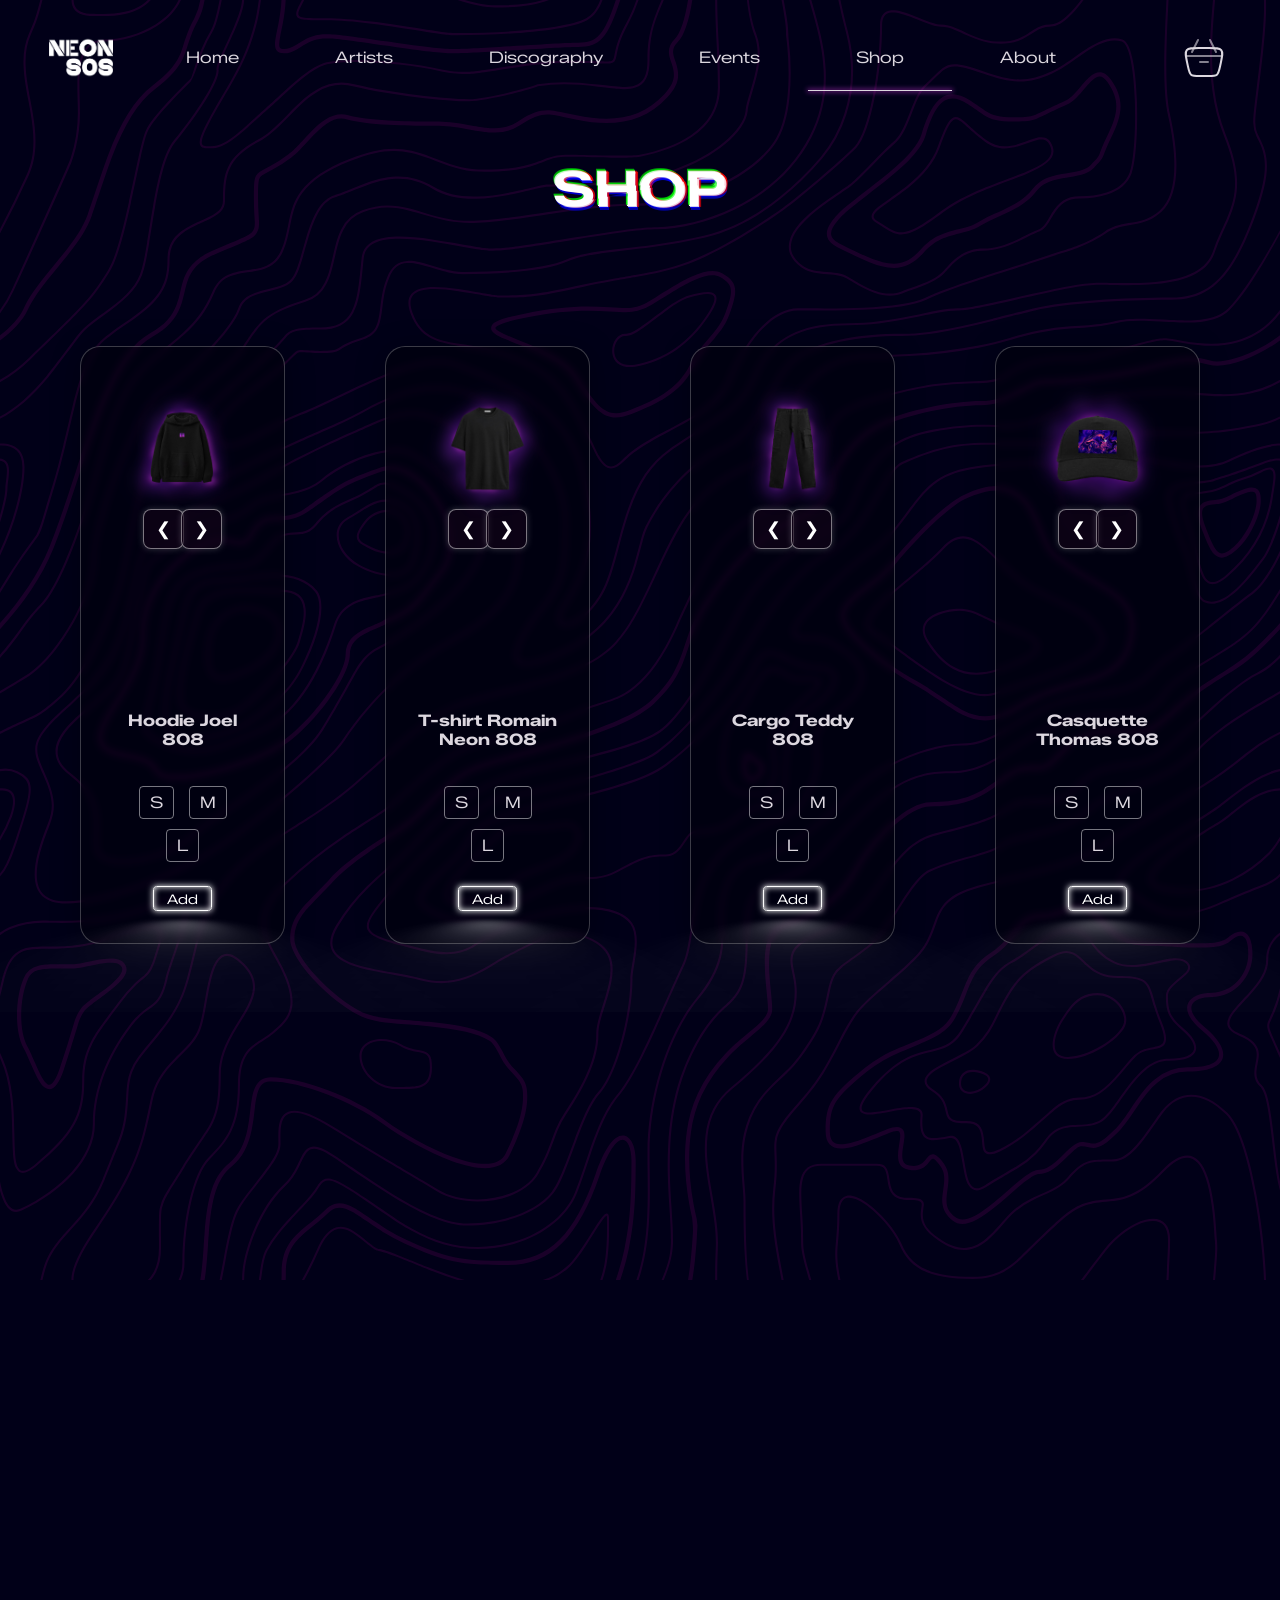
<file: shop.html>
<!DOCTYPE html>
<html lang="fr">
  <head>
    <meta charset="UTF-8" />
    <meta name="viewport" content="width=device-width, initial-scale=1.0" />
    <meta name="viewport" content="width=device-width, initial-scale=1.0" />
    <link rel="preconnect" href="https://fonts.googleapis.com" />
    <link rel="preconnect" href="https://fonts.gstatic.com" crossorigin />
    <link
      href="https://fonts.googleapis.com/css2?family=Montserrat:ital,wght@0,100..900;1,100..900&family=Zalando+Sans+Expanded:ital,wght@0,200..900;1,200..900&display=swap"
      rel="stylesheet"
    />
    <title>Shop Neon 808</title>
    <!-- <link rel="stylesheet" href="styles/style.css"> -->
    <link rel="stylesheet" href="styles/shop.css" />
    <link rel="icon" href="/assets/icons/logo-icon.ico" />
  </head>

  <body>
    <svg xmlns="http://www.w3.org/2000/svg" viewBox="0 0 600 600"
      id="backgroundTopo">
      <path
        d="M600 325.1v-1.17c-6.5 3.83-13.06 7.64-14.68 8.64-10.6 6.56-18.57 12.56-24.68 19.09-5.58 5.95-12.44 10.06-22.42 14.15-1.45.6-2.96 1.2-4.83 1.9l-4.75 1.82c-9.78 3.75-14.8 6.27-18.98 10.1-4.23 3.88-9.65 6.6-16.77 8.84-1.95.6-3.99 1.17-6.47 1.8l-6.14 1.53c-5.29 1.35-8.3 2.37-10.54 3.78-3.08 1.92-6.63 3.26-12.74 5.03a384.1 384.1 0 0 1-4.82 1.36c-2.04.58-3.6 1.04-5.17 1.52a110.03 110.03 0 0 0-11.2 4.05c-2.7 1.15-5.5 3.93-8.78 8.4a157.68 157.68 0 0 0-6.15 9.2c-5.75 9.07-7.58 11.74-10.24 14.51a50.97 50.97 0 0 1-4.6 4.22c-2.33 1.9-10.39 7.54-11.81 8.74a14.68 14.68 0 0 0-3.67 4.15c-1.24 2.3-1.9 4.57-2.78 8.87-2.17 10.61-3.52 14.81-8.2 22.1-4.07 6.33-6.8 9.88-9.83 12.99-.47.48-.95.96-1.5 1.48l-3.75 3.56c-1.67 1.6-3.18 3.12-4.86 4.9a42.44 42.44 0 0 0-9.89 16.94c-2.5 8.13-2.72 15.47-1.76 27.22.47 5.82.51 6.36.51 8.18 0 10.51.12 17.53.63 25.78.24 4.05.56 7.8.97 11.22h.9c-1.13-9.58-1.5-21.83-1.5-37 0-1.86-.04-2.4-.52-8.26-.94-11.63-.72-18.87 1.73-26.85a41.44 41.44 0 0 1 9.65-16.55c1.67-1.76 3.18-3.27 4.83-4.85.63-.6 3.13-2.96 3.75-3.57a71.6 71.6 0 0 0 1.52-1.5c3.09-3.16 5.86-6.76 9.96-13.15 4.77-7.42 6.15-11.71 8.34-22.44.86-4.21 1.5-6.4 2.68-8.6.68-1.25 1.79-2.48 3.43-3.86 1.38-1.15 9.43-6.8 11.8-8.72 1.71-1.4 3.26-2.81 4.7-4.3 2.72-2.85 4.56-5.54 10.36-14.67a156.9 156.9 0 0 1 6.1-9.15c3.2-4.33 5.9-7.01 8.37-8.07 3.5-1.5 7.06-2.77 11.1-4.02a233.84 233.84 0 0 1 7.6-2.2l2.38-.67c6.19-1.79 9.81-3.16 12.98-5.15 2.14-1.33 5.08-2.33 10.27-3.65l6.14-1.53c2.5-.63 4.55-1.2 6.52-1.82 7.24-2.27 12.79-5.06 17.15-9.05 4.05-3.72 9-6.2 18.66-9.9l4.75-1.82c1.87-.72 3.39-1.31 4.85-1.91 10.1-4.15 17.07-8.32 22.76-14.4 6.05-6.45 13.95-12.4 24.49-18.92 1.56-.96 7.82-4.6 14.15-8.33v-64.58c-4 8.15-8.52 14.85-12.7 17.9-2.51 1.82-5.38 4.02-9.04 6.92a1063.87 1063.87 0 0 0-6.23 4.98l-1.27 1.02a2309.25 2309.25 0 0 1-4.87 3.9c-7.55 6-12.9 10.05-17.61 13.19-3.1 2.06-3.86 2.78-8.06 7.13-5.84 6.07-11.72 8.62-29.15 10.95-11.3 1.5-20.04 4.91-30.75 11.07-1.65.94-7.27 4.27-6.97 4.1-2.7 1.58-4.69 2.69-6.64 3.66-5.63 2.8-10.47 4.17-15.71 4.17-17.13 0-41.44 11.51-51.63 22.83-12.05 13.4-31.42 27.7-45.25 31.16-7.4 1.85-11.85 7.05-14.04 14.69-1.26 4.4-1.58 8.28-1.58 13.82 0 .82.01.98.24 3.63.45 5.18.35 8.72-.77 13.26-1.53 6.2-4.89 12.6-10.59 19.43-13.87 16.65-22.88 46.58-22.88 71.68 0 2.39.02 4.26.06 8.75.12 10.8.1 15.8-.22 21.95-.56 11.18-2.09 20.73-5 29.3h-1.05c2.94-8.56 4.49-18.12 5.05-29.35.31-6.13.34-11.1.22-21.9-.04-4.48-.06-6.36-.06-8.75 0-25.32 9.07-55.47 23.12-72.32 5.6-6.72 8.88-12.99 10.38-19.03 1.09-4.4 1.18-7.85.74-12.93-.23-2.7-.24-2.86-.24-3.72 0-5.62.32-9.57 1.62-14.1 2.28-7.95 6.97-13.44 14.76-15.39 13.6-3.4 32.82-17.59 44.75-30.84C409 360.14 433.58 348.5 451 348.5c5.07 0 9.77-1.33 15.26-4.07 1.93-.96 3.9-2.05 6.58-3.62-.3.18 5.33-3.16 6.98-4.11 10.82-6.21 19.66-9.67 31.11-11.2 17.23-2.3 22.9-4.75 28.57-10.64 4.25-4.41 5.04-5.16 8.22-7.28 4.68-3.11 10.01-7.14 17.55-13.14a1113.33 1113.33 0 0 0 4.86-3.89l1.28-1.02a4668.54 4668.54 0 0 1 6.23-4.98c3.67-2.9 6.55-5.12 9.07-6.95 4.37-3.19 9.16-10.56 13.29-19.4v66.9zm0-116.23c-.62.01-1.27.06-1.95.13-6.13.63-13.83 3.45-21.83 7.45-3.64 1.82-8.46 2.67-14.17 2.71-4.7.04-9.72-.47-14.73-1.33-1.7-.3-3.26-.61-4.67-.93a31.55 31.55 0 0 0-3.55-.57 273.4 273.4 0 0 0-16.66-.88c-10.42-.16-17.2.74-17.97 2.73-.38.97.6 2.55 3.03 4.87 1.01.97 2.22 2.03 4.04 3.55a1746.07 1746.07 0 0 0 4.79 4.02c1.39 1.2 3.1 1.92 5.5 2.5.7.16.86.2 2.64.54 3.53.7 5.03 1.25 6.15 2.63 1.41 1.76 1.4 4.54-.15 8.88-2.44 6.83-5.72 10.05-10.19 10.33-3.63.23-7.6-1.29-14.52-5.06-4.53-2.47-6.82-7.3-8.32-15.26-.17-.87-.32-1.78-.5-2.86l-.43-2.76c-1.05-6.58-1.9-9.2-3.73-10.11-.81-.4-1.59-.74-2.36-1-2.27-.77-4.6-1.02-8.1-.92-2.29.07-14.7 1-13.77.93-20.55 1.37-28.8 5.05-37.09 14.99a133.07 133.07 0 0 0-4.25 5.44l-2.3 3.09-2.51 3.32c-4.1 5.36-7.06 8.48-10.39 11.12-.65.52-1.33 1.04-2.13 1.62l-4.11 2.94a106.8 106.8 0 0 0-5.16 3.99c-4.55 3.74-9.74 8.6-16.25 15.38-8.25 8.58-11.78 13.54-11.7 15.95.07 1.65 1.64 2.11 6.79 2.38 1.61.09 2.15.12 2.98.2 2.95.24 5.09.73 6.81 1.68 7.48 4.15 11.63 7.26 13.95 11.58 3.3 6.15.8 12.88-8.89 20.26-8.28 6.3-11.1 10.37-11.31 14.96-.06 1.17 0 1.93.26 4.43.69 6.47.25 10.65-2.8 17.42a44.23 44.23 0 0 1-4.16 7.53c-2.82 3.97-5.47 5.74-10.6 7.69-.43.16-3.34 1.23-4.27 1.59-1.8.68-3.38 1.36-5.01 2.14-4.18 2-8.4 4.6-13.1 8.24-8.44 6.51-13.23 14.56-15.98 25.06-1.1 4.2-1.55 6.81-2.8 15.21-1.26 8.6-2.17 12.64-4.08 16.55-2.1 4.28-11.93 26.59-12.97 28.88a382.7 382.7 0 0 1-6.37 13.41c-4.07 8.11-7.61 14.07-10.73 17.81-5.38 6.46-8.98 14.37-13.77 28.42a810.14 810.14 0 0 0-1.89 5.6c-1.8 5.35-2.96 8.6-4.26 11.85-6.13 15.32-25.43 26.31-46.46 26.31-11.2 0-20.58-2.74-31.02-8.55-5.6-3.13-4.55-2.42-22.26-14.54-14.33-9.8-17.7-10.73-20.47-6.9-.37.5-1.81 2.74-1.83 2.77a52.24 52.24 0 0 1-4.94 5.9c-.73.79-5.52 5.87-6.97 7.45-2.38 2.6-4.3 4.81-5.98 6.93a45.6 45.6 0 0 0-5.08 7.66c-1.29 2.57-1.9 5.25-2.66 10.6a997.6 997.6 0 0 1-.46 3.18h-1l.47-3.32c.77-5.45 1.4-8.2 2.75-10.9a46.54 46.54 0 0 1 5.2-7.84c1.7-2.14 3.63-4.38 6.03-6.98 1.45-1.59 6.24-6.68 6.96-7.46a51.58 51.58 0 0 0 4.84-5.78s1.47-2.26 1.86-2.8c3.25-4.5 7.08-3.44 21.84 6.67 17.67 12.08 16.62 11.38 22.19 14.48 10.3 5.73 19.5 8.43 30.53 8.43 20.65 0 39.57-10.77 45.54-25.69a219.7 219.7 0 0 0 4.24-11.8 6752.32 6752.32 0 0 0 1.88-5.6c4.83-14.16 8.47-22.14 13.96-28.73 3.05-3.66 6.56-9.57 10.6-17.61 1.97-3.93 4.04-8.31 6.35-13.38 1.03-2.28 10.88-24.61 12.98-28.91 1.85-3.79 2.75-7.76 4-16.25 1.24-8.44 1.7-11.07 2.81-15.32 2.8-10.7 7.71-18.94 16.33-25.6a73.18 73.18 0 0 1 13.29-8.35c1.66-.8 3.27-1.48 5.08-2.18.94-.36 3.86-1.43 4.28-1.59 4.95-1.88 7.44-3.55 10.14-7.33 1.35-1.9 2.68-4.3 4.06-7.37 2.97-6.58 3.39-10.59 2.72-16.9a27.13 27.13 0 0 1-.27-4.58c.22-4.94 3.21-9.24 11.7-15.7 9.33-7.11 11.66-13.34 8.62-19-2.2-4.09-6.25-7.12-13.55-11.17-1.57-.88-3.6-1.33-6.42-1.57-.8-.07-1.34-.1-2.95-.19-5.77-.3-7.63-.85-7.72-3.34-.1-2.81 3.5-7.87 11.97-16.69 6.53-6.8 11.75-11.69 16.33-15.45 1.79-1.47 3.42-2.72 5.2-4.03l4.12-2.94c.79-.58 1.46-1.08 2.1-1.59 3.26-2.6 6.16-5.65 10.21-10.94a383.2 383.2 0 0 0 2.5-3.32l2.31-3.09c1.8-2.39 3.04-4 4.29-5.48 8.47-10.17 16.98-13.96 37.27-15.3-.44.02 12-.9 14.32-.98 3.62-.1 6.05.16 8.46.98.8.27 1.62.62 2.47 1.04 2.27 1.14 3.17 3.87 4.27 10.85l.44 2.76c.17 1.07.33 1.97.5 2.83 1.44 7.69 3.62 12.29 7.8 14.57 6.76 3.68 10.6 5.15 13.99 4.94 4-.25 6.99-3.17 9.3-9.67 1.45-4.04 1.46-6.49.32-7.92-.9-1.12-2.28-1.62-5.57-2.27a55.8 55.8 0 0 1-2.67-.55c-2.54-.6-4.39-1.4-5.93-2.71a252.63 252.63 0 0 0-4.78-4.01 84.35 84.35 0 0 1-4.08-3.6c-2.73-2.6-3.86-4.43-3.28-5.95 1.02-2.64 7.82-3.54 18.93-3.37a230.56 230.56 0 0 1 16.73.88c2.76.39 3.2.49 3.68.6 1.4.3 2.95.62 4.62.91a82.9 82.9 0 0 0 14.56 1.32c5.56-.04 10.24-.86 13.73-2.6 8.1-4.05 15.89-6.9 22.17-7.56.7-.07 1.4-.11 2.05-.13v1zm0-100.94v1.5c-8.62 16.05-17.27 29.55-23.65 35.92-3.19 3.2-7.62 4.9-13.54 5.56-4.45.48-8.28.4-19.18-.2-9.91-.55-15.32-.44-20.52.78a84.05 84.05 0 0 1-15 2.11l-2.25.14c-12.49.75-19.37 1.78-32.72 5.74-4.5 1.33-9.27 2.49-14.3 3.48a246.27 246.27 0 0 1-32.6 3.97c-7.56.45-13.21.57-20.24.57-5.4 0-11.9 1.61-18 5.18-8.3 4.87-15.06 12.87-19.53 24.5a68.57 68.57 0 0 1-4.56 9.8c-3.6 6.2-6.92 8.99-13.38 12.18l-4.03 1.96a64.48 64.48 0 0 0-15.16 10.25c-8.2 7.33-13.72 16.63-22.54 35.6l-2.08 4.49c-7.3 15.7-11.5 23.3-17.35 29.87-7.7 8.66-20.25 14.42-40.31 20.08-4.37 1.23-19.04 5.08-19.24 5.13-6.92 1.87-11.68 3.34-15.63 4.92-10.55 4.22-18.71 10.52-36.38 26.52l-1.7 1.54c-8.58 7.76-13.41 11.9-18.81 15.88-3.95 2.9-8 5.67-12.97 8.91-2.06 1.34-10.3 6.6-12.33 7.94-11.52 7.5-18.53 13.04-24.62 20.08a62.01 62.01 0 0 0-6.44 8.85c-4.13 6.91-6.27 13.15-9.2 25.11l-1.54 6.26c-.6 2.45-1.15 4.54-1.72 6.58-2.97 10.7-6.9 17.36-14.78 26.91L69.6 491a148.51 148.51 0 0 0-4.19 5.3 23.9 23.9 0 0 0-3.44 6.28c-1.16 3.23-1.52 5.9-1.87 11.94-.58 10.05-1.42 15.04-4.63 22.67-1.57 3.72-5.66 14.02-6.41 15.8a73.46 73.46 0 0 1-3.57 7.4c-2.88 5.14-6.71 10.12-13.12 16.95-5.96 6.36-8.87 10.9-10.61 16a56.88 56.88 0 0 0-1.38 4.82l-.46 1.84h-1.03l.52-2.08c.52-2.09.92-3.49 1.4-4.9 1.8-5.25 4.78-9.9 10.84-16.36 6.35-6.78 10.13-11.7 12.97-16.77a72.5 72.5 0 0 0 3.52-7.29c.75-1.76 4.84-12.06 6.4-15.8 3.17-7.5 3.99-12.4 4.56-22.33.35-6.14.72-8.88 1.93-12.23a24.9 24.9 0 0 1 3.58-6.54c1.27-1.7 2.6-3.37 4.22-5.34l4.11-4.95c7.8-9.46 11.66-16 14.59-26.54.56-2.04 1.1-4.12 1.71-6.56l1.53-6.26c2.96-12.04 5.13-18.36 9.32-25.39 1.84-3.08 4-6.05 6.54-8.99 6.17-7.12 13.24-12.7 24.83-20.26 2.05-1.33 10.28-6.6 12.33-7.94 4.96-3.22 9-5.98 12.92-8.87 5.37-3.95 10.19-8.08 18.74-15.82l1.7-1.54c17.76-16.09 25.98-22.43 36.67-26.7 4-1.6 8.8-3.09 15.75-4.96.21-.06 14.87-3.9 19.22-5.13 19.9-5.61 32.32-11.31 39.85-19.78 5.76-6.48 9.93-14.02 17.18-29.64l2.09-4.5c8.87-19.07 14.44-28.46 22.77-35.9a65.48 65.48 0 0 1 15.38-10.4l4.04-1.97c6.3-3.1 9.47-5.77 12.96-11.77a67.6 67.6 0 0 0 4.48-9.67c4.56-11.84 11.47-20.02 19.97-25 6.25-3.66 12.93-5.32 18.5-5.32 7.01 0 12.65-.12 20.17-.57a245.3 245.3 0 0 0 32.47-3.96c5-.98 9.75-2.13 14.22-3.45 13.43-3.98 20.38-5.02 32.94-5.78l2.24-.14c5.76-.37 9.8-.9 14.85-2.09 5.31-1.25 10.79-1.35 22.6-.7 9.04.5 12.84.58 17.21.1 5.71-.62 9.94-2.26 12.95-5.26 6.44-6.45 15.3-20.37 24.35-36.72zm0 450.21c-1.28-4.6-2.2-10.55-3.33-20.25l-.24-2.04-.23-2.03c-1.82-15.7-3.07-21.98-5.55-24.47-2.46-2.46-3.04-5.03-2.52-8.64.1-.6.18-1.1.39-2.15.69-3.54.77-5.04.08-6.84-.91-2.38-3.31-4.41-7.79-6.26-5.08-2.09-6.52-4.84-4.89-8.44.66-1.45 1.79-3.02 3.52-5.01 1.04-1.2 5.48-5.96 5.08-5.53 6.15-6.7 8.98-11.34 8.98-16.48a15.2 15.2 0 0 1 6.5-12.89v1.26a14.17 14.17 0 0 0-5.5 11.63c0 5.47-2.93 10.29-9.24 17.16.38-.42-4.04 4.33-5.07 5.5-1.67 1.93-2.75 3.43-3.36 4.77-1.37 3.04-.23 5.22 4.36 7.1 4.71 1.95 7.32 4.16 8.34 6.83.78 2.04.7 3.67-.03 7.4-.2 1.03-.3 1.51-.38 2.09-.48 3.33.03 5.59 2.23 7.8 2.74 2.74 3.98 8.96 5.84 25.06l.24 2.03.23 2.04c.82 7.01 1.53 12.06 2.34 16.03v4.33zm0-62.16c-1.4-3.13-4.43-9.9-4.95-11.17-1.02-2.53-1.25-3.8-.91-5.18.2-.84 2.05-4.68 2.32-5.33a70.79 70.79 0 0 0 3.54-11.2v3.99a62.82 62.82 0 0 1-2.62 7.6c-.31.75-2.09 4.46-2.27 5.18-.28 1.12-.08 2.22.87 4.57.41 1.02 2.5 5.7 4.02 9.09v2.45zm0-85.09c-1.65 1.66-3.66 2.9-6.4 4.13-.25.1-13.97 5.47-20.4 8.43-9.35 4.32-16.7 5.9-23.03 5.25-5.08-.53-9.02-2.25-14.77-5.92l-3.2-2.07a77.4 77.4 0 0 0-5.44-3.27c-4.05-2.18-3.25-5.8 1.47-10.47 3.71-3.68 9.6-7.93 18.73-13.8l4.46-2.82c17.95-11.33 18.22-11.5 22.27-14.74 11.25-9 19.69-14.02 26.31-15.1v1.02c-6.37 1.1-14.62 6-25.69 14.86-4.1 3.28-4.34 3.44-22.36 14.8a652.4 652.4 0 0 0-4.45 2.83c-9.07 5.83-14.92 10.05-18.57 13.66-4.31 4.28-4.95 7.13-1.7 8.88 1.7.91 3.29 1.88 5.5 3.3l3.2 2.08c5.64 3.59 9.45 5.25 14.34 5.76 6.13.64 13.32-.9 22.52-5.15 6.46-2.98 20.18-8.35 20.4-8.44 3.04-1.37 5.1-2.71 6.81-4.69v1.47zm0-41.37v1c-6.56.26-12.11 3.13-19.71 9.08l-4.63 3.68a51.87 51.87 0 0 1-4.4 3.14c-.82.52-5.51 3.33-6.22 3.76-3.31 2-6.15 3.8-8.87 5.6a112.61 112.61 0 0 0-8.16 5.92c-4.61 3.72-7.4 6.9-7.97 9.35-.63 2.67 1.48 4.53 7.05 5.46 10.7 1.78 20.92-.05 30.45-4.65a61.96 61.96 0 0 0 17.1-12.2 41.8 41.8 0 0 0 5.36-7.42v1.92a38.94 38.94 0 0 1-4.64 6.19 62.95 62.95 0 0 1-17.39 12.41c-9.7 4.68-20.13 6.55-31.05 4.73-6.06-1-8.65-3.29-7.85-6.67.64-2.74 3.53-6.05 8.31-9.9 2.35-1.9 5.1-3.88 8.24-5.97 2.73-1.82 5.58-3.61 8.9-5.62.72-.44 5.4-3.24 6.22-3.75 1.26-.8 2.6-1.76 4.3-3.09.8-.62 3.9-3.1 4.63-3.67 7.77-6.1 13.49-9.04 20.33-9.3zm0-154.6v1c-1.75-.24-4.3.23-7.82 1.55-10.01 3.75-13.8 5.07-19.15 6.76-1.78.56-2.63.83-3.87 1.24-1.48.5-3.16.76-6.74 1.16a1550.34 1550.34 0 0 0-2.64.3c-7.8.94-11.28 2.47-11.28 6.07 0 4.45 2.89 13.18 7.96 25.81a57.34 57.34 0 0 1 2.33 7.6 258.32 258.32 0 0 1 .84 3.46c1.86 7.62 3.17 10.71 5.56 11.67 2.21.88 4.7.6 7.47-.72 3.48-1.69 7.22-4.94 11.2-9.47 1.52-1.7 2.97-3.49 4.59-5.57l3.16-4.1c2.59-3.23 6.07-12.21 8.39-20.23v3.45c-2.29 7.2-5.27 14.5-7.61 17.41-.44.55-2.67 3.46-3.15 4.09-1.63 2.1-3.1 3.9-4.62 5.62-4.08 4.61-7.9 7.94-11.53 9.7-2.99 1.44-5.77 1.75-8.28.74-2.84-1.13-4.2-4.34-6.15-12.35a2097.48 2097.48 0 0 1-.84-3.46c-.8-3.2-1.47-5.45-2.28-7.46-5.14-12.8-8.04-21.55-8.04-26.19 0-4.37 3.84-6.06 12.16-7.07a160.9 160.9 0 0 1 2.65-.3c3.5-.39 5.15-.64 6.53-1.1 1.26-.42 2.1-.7 3.88-1.26 5.34-1.68 9.11-3 19.1-6.74 3.53-1.32 6.22-1.84 8.18-1.61zM0 292c10.13-11.31 18.13-23.2 23.07-35.39 3.3-8.14 6.09-16.12 10.81-30.55l1.59-4.84c6.53-19.94 10.11-29.82 14.77-39.56 6.07-12.72 12.55-21.18 20.27-25.54 6.66-3.76 10.2-7.86 12.22-13.15a46.6 46.6 0 0 0 1.86-6.58c1.23-5.2 2.05-7.59 3.93-10.36 2.45-3.62 6.27-6.53 12.1-8.96 15.78-6.58 16.73-7.04 18.05-9.01.65-.98.83-2.15.74-4.51-.03-.73-.23-3.82-.24-4A93.8 93.8 0 0 1 119 94c0-10.04.18-11.37 2.37-13.15.52-.42 1.13-.8 2.07-1.3.27-.14 2.18-1.12 2.84-1.48a68.4 68.4 0 0 0 9.12-5.87c2.06-1.54 2.64-2.14 8.01-7.93 3.78-4.09 6.21-6.36 8.96-8.12 3.64-2.33 7.2-3.12 10.9-2.11 4.4 1.2 10.81 2 18.78 2.46 6.9.4 12.9.5 21.95.5 4.87 0 8.97.47 15.4 1.57 7.77 1.33 9.3 1.54 12.38 1.54 4.05 0 7.43-.88 10.68-2.95 5.06-3.22 8.11-4.67 11.2-5.2 3.62-.64 4.77-.46 16.55 2.06 17.26 3.7 30.85 1.36 41.06-9.7 5.1-5.53 5.48-8.9 3.48-14.8-.83-2.42-1.03-3.1-1.17-4.3-.29-2.52.5-4.71 2.71-6.93 2.65-2.65 4.72-9.17 6.22-18.29h2.03c-1.56 9.71-3.77 16.65-6.83 19.7-1.79 1.8-2.36 3.39-2.14 5.28.11 1 .3 1.63 1.07 3.9 2.22 6.53 1.76 10.66-3.9 16.8-10.77 11.66-25.07 14.13-42.95 10.3-11.42-2.45-12.55-2.62-15.78-2.06-2.77.48-5.62 1.84-10.47 4.92a20.93 20.93 0 0 1-11.76 3.27c-3.25 0-4.81-.22-12.73-1.57C212.74 59.46 208.73 59 204 59c-9.1 0-15.11-.1-22.07-.5-8.09-.47-14.62-1.29-19.2-2.54-5.62-1.53-10.17 1.38-17.85 9.66-5.5 5.94-6.08 6.53-8.28 8.18a70.38 70.38 0 0 1-9.38 6.03c-.68.37-2.58 1.35-2.84 1.49-.84.44-1.35.76-1.75 1.08-1.47 1.2-1.63 2.4-1.63 11.6 0 1.85.06 3.54.17 5.44 0 .17.2 3.28.24 4.03.1 2.75-.13 4.29-1.08 5.71-1.67 2.5-2.27 2.8-18.95 9.74-5.48 2.29-8.99 4.96-11.2 8.24-1.71 2.51-2.47 4.73-3.64 9.7-.83 3.5-1.21 4.92-1.94 6.83-2.18 5.73-6.05 10.19-13.1 14.18-7.3 4.12-13.55 12.28-19.46 24.66-4.6 9.64-8.17 19.46-14.67 39.32l-1.58 4.84c-4.75 14.47-7.54 22.48-10.86 30.69-5.28 13.01-13.95 25.65-24.93 37.6v-2.97zm0 78v-.5l1-.01c6.32 0 7.47 5.2 4.6 13.36a60.36 60.36 0 0 1-5.6 11.3v-1.92a57.76 57.76 0 0 0 4.65-9.72c2.69-7.6 1.71-12.02-3.65-12.02-.34 0-.67 0-1 .02v-46.59a340.96 340.96 0 0 0 13.71-8.34c13.66-9.46 29.79-37.6 29.79-53.59 0-18.1 21.57-72.64 32.23-79.42 12.71-8.09 32.24-27.96 35.8-37.75 1.93-5.3 5.5-7.27 14.42-9.37 6.15-1.44 8.64-2.42 10.67-4.79 1.5-1.74 2.72-4.79 4.33-10.3.23-.78 1.9-6.68 2.43-8.46 3.62-12.08 7.3-18.49 13.47-20.39 2.5-.76 3.03-.98 9.74-3.7 7.49-3.03 11.97-4.43 17.12-4.92 6.75-.65 13.13.75 19.55 4.67 5.43 3.32 12.19 4.72 20.17 4.56 6.03-.12 12.2-1.07 19.83-2.8 1.82-.4 7.38-1.74 8.26-1.94 2.69-.6 4.34-.89 5.48-.89 4.97 0 8.93-.05 14.2-.27 7.9-.32 15.56-.92 22.75-1.88 8.5-1.14 15.9-2.73 21.88-4.82 18.9-6.62 32.64-18.3 33.67-27.59.29-2.56.4-2.96 2.79-11.11 2.33-7.95 3.21-12.93 2.72-18.23-.2-2.24-.69-4.38-1.48-6.42-1.5-3.92-2.63-9.4-3.43-16.18h.9c.77 6.47 1.89 11.72 3.47 15.82a24.93 24.93 0 0 1 1.54 6.69c.5 5.46-.4 10.54-2.77 18.6-2.36 8.06-2.47 8.47-2.74 10.95-1.09 9.75-15.1 21.68-34.33 28.41-6.06 2.12-13.52 3.72-22.09 4.87-7.22.96-14.92 1.57-22.83 1.89-5.3.21-9.27.27-14.25.27-1.04 0-2.64.27-5.26.87-.87.2-6.43 1.53-8.26 1.94-7.68 1.73-13.92 2.7-20.03 2.82-8.15.17-15.1-1.27-20.71-4.7-6.23-3.81-12.4-5.16-18.93-4.54-5.04.48-9.44 1.86-16.84 4.86-6.75 2.74-7.29 2.95-9.82 3.73-5.73 1.76-9.28 7.96-12.81 19.72-.53 1.77-2.2 7.66-2.43 8.46-1.66 5.65-2.91 8.78-4.53 10.67-2.22 2.58-4.84 3.62-12.01 5.3-7.8 1.83-11.13 3.66-12.9 8.54-3.65 10.04-23.32 30.06-36.2 38.25C65.94 190 44.5 244.2 44.5 262c0 16.34-16.3 44.78-30.22 54.41-2.14 1.48-8.24 5.12-14.28 8.68v-1.16 46.09zm0-173.7v-1.11c7.42-3.82 14.55-10.23 21.84-18.98 3.8-4.56 14.21-18.78 15.79-20.55 1.8-2.04 4.06-3.96 7.42-6.45 1.08-.8 4.92-3.57 5.49-3.99 9.36-6.85 14-11.96 15.98-19.36.8-2.98 1.54-6.78 2.46-12.3.23-1.44 2-12.46 2.56-15.79 2.87-16.77 5.73-26.79 10.07-32.1C92.46 52.43 101.5 38.13 101.5 33c0-2.54.34-3.35 6.05-15.71.68-1.49 1.25-2.74 1.77-3.93 2.5-5.75 3.9-10.04 4.14-13.36h1c-.23 3.48-1.66 7.87-4.23 13.76-.52 1.2-1.09 2.45-1.78 3.95-5.54 12.01-5.95 12.99-5.95 15.29 0 5.47-9.09 19.84-20.11 33.31-4.2 5.12-7.03 15.06-9.86 31.64-.57 3.33-2.33 14.33-2.57 15.78-.92 5.56-1.67 9.38-2.48 12.4-2.05 7.68-6.82 12.93-16.35 19.91l-5.49 3.98c-3.3 2.45-5.51 4.34-7.27 6.31-1.53 1.73-11.94 15.93-15.76 20.53-7.52 9.02-14.88 15.6-22.61 19.46zm0 361.83v-4.33c.48 2.36 1 4.35 1.6 6.15 2 6.03 4.6 8.26 8.19 6.59C28.76 557.69 43.5 542.4 43.5 527c0-16.2 6.37-31.99 17.1-46.3 1.88-2.5 3.66-4.4 5.53-6 .73-.62 1.45-1.18 2.3-1.8l2-1.43c3.68-2.68 5.32-5.28 7.08-12.59.75-3.07 1.38-5.02 4.2-13.26l.63-1.88c3.24-9.58 4.56-14.97 4.17-18.65-.48-4.43-3.8-5.23-11.3-1.64a81.12 81.12 0 0 1-9.15 3.7c-13.89 4.67-26.96 5.8-42.66 5.42l-1.95-.05-1.45-.02a39.8 39.8 0 0 0-15.05 2.96A21.81 21.81 0 0 0 0 438.37v-1.26a23.55 23.55 0 0 1 4.55-2.57 40.77 40.77 0 0 1 16.92-3.02l1.95.05c15.6.38 28.57-.75 42.32-5.37a80.12 80.12 0 0 0 9.04-3.65c8.04-3.84 12.16-2.85 12.72 2.43.42 3.89-.92 9.34-4.21 19.08l-.64 1.88c-2.8 8.2-3.43 10.15-4.16 13.18-1.82 7.52-3.59 10.34-7.47 13.16l-2 1.43c-.84.6-1.54 1.15-2.25 1.75a35.45 35.45 0 0 0-5.37 5.84c-10.61 14.15-16.9 29.74-16.9 45.7 0 15.88-15 31.45-34.29 40.45-4.3 2.01-7.39-.66-9.56-7.18-.23-.68-.44-1.39-.65-2.13zm0-62.16v-2.45l1.46 3.27c2.1 4.8 3.46 10.33 4.26 16.77.66 5.3.84 9.3 1.04 18.5.2 9.32.5 12.75 1.63 15.05 1.28 2.6 3.67 2.35 8.29-1.5 17.14-14.3 21.82-22.9 21.82-38.62 0-7.17 1.1-12.39 3.7-17.68 2.27-4.67 3.65-6.62 13.4-19.62a69.8 69.8 0 0 1 7.6-8.79 44.76 44.76 0 0 1 3.54-3.06c.38-.3.64-.52.89-.74a10.47 10.47 0 0 0 2.63-3.32 35.78 35.78 0 0 0 2.26-5.94l.37-1.2.36-1.15c.29-.91.48-1.55.66-2.16.45-1.53.74-2.68.91-3.66.38-2.2.12-3.49-.85-4.15-2.35-1.61-9.28-.24-23.8 4.94-9.54 3.4-16.12 4.17-27.85 4.26-7.71.06-10.43.4-13.25 2.12-3.48 2.12-5.84 6.4-7.58 14.26-.5 2.2-.99 4.19-1.49 5.98v-3.98l.51-2.22c1.8-8.1 4.28-12.6 8.04-14.9 3.04-1.85 5.86-2.2 13.77-2.26 11.61-.09 18.1-.84 27.51-4.2 14.93-5.32 21.95-6.71 24.7-4.83 1.38.94 1.71 2.6 1.28 5.15a33.69 33.69 0 0 1-.94 3.78l-.66 2.17-.36 1.15-.37 1.2a36.64 36.64 0 0 1-2.33 6.1c-.8 1.53-1.61 2.52-2.86 3.61l-.92.77-1.02.83c-.9.74-1.65 1.4-2.47 2.18a68.84 68.84 0 0 0-7.48 8.66c-9.7 12.93-11.07 14.87-13.31 19.46-2.52 5.15-3.59 10.22-3.59 17.24 0 16.04-4.82 24.91-22.18 39.38-5.04 4.2-8.18 4.55-9.83 1.18-1.22-2.5-1.52-5.94-1.73-15.47-.2-9.16-.38-13.15-1.03-18.4-.79-6.34-2.12-11.8-4.19-16.49L0 495.98zM379.27 0h1.04l1.5 5.26c3.28 11.56 4.89 19.33 5.26 27.8.49 11.01-1.52 21.26-6.63 31.17-7.8 15.13-20.47 26.5-36.22 34.1-12.38 5.96-26.12 9.17-36.22 9.17-6.84 0-17.24 1.38-37.27 4.62l-2.27.37c-24.5 3.99-31.65 5-37.46 5-3.49 0-4.08-.08-19.54-2.8-3.56-.64-6.32-1.1-9-1.5-20.23-2.96-31-1.2-31.96 7.86-.1.85-.18 1.72-.29 2.81l-.27 2.73c-1.1 10.9-2.02 15.73-4.31 19.96-2.9 5.34-7.77 7.95-15.63 7.95-10.2 0-12.92.6-15.5 3.17.52-.51-5.03 5.85-8.16 8.7-2.75 2.5-14.32 12.55-15.77 13.83a341.27 341.27 0 0 0-6.54 5.92c-6.97 6.49-11.81 11.76-14.6 16.15-5.92 9.3-10.48 18.04-11.69 24.08-1.66 8.3 3.67 9.54 19.02 1.21a626.23 626.23 0 0 1 44.54-21.9c3.5-1.56 14.04-6.2 15.68-6.95 5.05-2.25 8.3-3.8 10.78-5.15l1.95-1.07 2.18-1.18c1.76-.94 3.38-1.76 5-2.55 18.1-8.72 34.48-10.46 50.33-1.2 22.89 13.34 38.28 37.02 38.28 56.44 0 19.12-.73 25.13-5.18 33.2a45.32 45.32 0 0 1-4.94 7.12c-6.47 7.77-11.81 16.2-12.76 21.27-1.2 6.34 4.69 7.03 20.17-.05 13.31-6.08 22.4-14.95 28.5-26.32a80.51 80.51 0 0 0 6.1-15.13c.9-2.98 3.17-11.65 3.41-12.48a29.02 29.02 0 0 1 1.75-4.83c7.47-14.93 21.09-30.5 36.25-37.24 7.61-3.38 13-9.65 19.4-20.79.84-1.48 4.26-7.64 5.14-9.17 3.52-6.1 6.22-9.7 9.37-11.98 10.15-7.4 28.7-11.1 50.29-11.1 7.52 0 16.54-1.24 27.51-3.58a420.1 420.1 0 0 0 14.96-3.52c-1.3.33 15.54-3.98 19.42-4.89 14.15-3.33 41.07-5.01 64.11-5.01 17.36 0 27.82-9.23 38.53-38.67 6.62-18.21 6.62-26.37 2.69-34.35l-1.18-2.37A13.36 13.36 0 0 1 587.5 58c0-4.03 0-4.01 2.5-24.56.46-3.73.8-6.74 1.12-9.64.9-8.45 1.38-15.2 1.38-20.8 0-.94-.02-1.94-.04-3h1c.03 1.06.04 2.06.04 3 0 5.65-.48 12.43-1.39 20.9-.3 2.91-.66 5.93-1.11 9.66-2.5 20.45-2.5 20.47-2.5 24.44 0 1.97.45 3.57 1.45 5.68.24.51 1.16 2.35 1.17 2.36 4.06 8.24 4.06 16.68-2.65 35.13-10.84 29.8-21.63 39.33-39.47 39.33-22.96 0-49.83 1.68-63.89 4.99-3.86.9-20.69 5.2-19.4 4.88a421.05 421.05 0 0 1-14.99 3.53c-11.04 2.35-20.11 3.6-27.72 3.6-21.4 0-39.76 3.67-49.7 10.9-3 2.19-5.64 5.7-9.1 11.68-.87 1.52-4.29 7.68-5.14 9.17-6.49 11.3-12 17.71-19.86 21.2-14.9 6.63-28.38 22.03-35.75 36.77a28.17 28.17 0 0 0-1.69 4.67c-.23.8-2.5 9.49-3.4 12.5a81.48 81.48 0 0 1-6.19 15.3c-6.2 11.56-15.44 20.58-28.96 26.76-16.1 7.36-23 6.55-21.58-1.04 1-5.29 6.4-13.83 12.99-21.73a44.33 44.33 0 0 0 4.82-6.96c4.35-7.88 5.06-13.77 5.06-32.72 0-19.04-15.19-42.4-37.72-55.55-15.57-9.08-31.62-7.38-49.45 1.21a132.9 132.9 0 0 0-7.14 3.71l-1.95 1.07a158.83 158.83 0 0 1-10.85 5.19c-1.65.74-12.18 5.38-15.69 6.95a625.25 625.25 0 0 0-44.46 21.86c-15.95 8.66-22.37 7.16-20.48-2.29 1.24-6.2 5.83-15.02 11.82-24.42 2.85-4.48 7.74-9.8 14.77-16.34 1.98-1.85 4.12-3.79 6.56-5.94 1.46-1.29 13.02-11.33 15.75-13.82 3.09-2.8 8.6-9.14 8.14-8.67 2.82-2.82 5.75-3.46 16.2-3.46 7.5 0 12.04-2.43 14.75-7.42 2.2-4.07 3.11-8.84 4.2-19.59l.26-2.73.3-2.81c.56-5.42 4.47-8.5 11.23-9.6 5.44-.88 12.51-.51 21.86.86 2.7.4 5.47.86 9.04 1.49 15.33 2.7 15.96 2.8 19.36 2.8 5.73 0 12.9-1.03 37.3-5l2.27-.36c20.1-3.26 30.52-4.64 37.43-4.64 9.95 0 23.54-3.18 35.78-9.08 15.57-7.5 28.09-18.73 35.78-33.65 5.02-9.75 7-19.82 6.51-30.67-.37-8.37-1.96-16.08-5.23-27.57L379.27 0zm13.68 0h1.02c.78 3.9 1.92 8.7 3.51 14.88 3.63 14.05 3.06 27.03-.75 38.77a61 61 0 0 1-11.35 20.68 138.36 138.36 0 0 1-19.32 18.77c-11.32 9.02-23.36 15.49-35.95 18.39a258.63 258.63 0 0 1-22.57 4.07c-3.17.44-6.36.85-10.3 1.32l-9.39 1.12c-11.53 1.41-17.45 2.55-21.64 4.46-9.28 4.21-28.35 6.04-49.21 6.04-1.37 0-2.8-.12-4.3-.35-2.62-.41-5-1.03-9.14-2.29-7.34-2.21-9.63-2.75-12.63-2.56-3.9.23-6.63 2.29-8.47 6.89-1.86 4.66-2.42 7.53-3.34 14.98-1.1 8.98-2.87 12.12-9.97 14.3a40.12 40.12 0 0 0-6.8 2.66c-.63.33-1.16.64-1.76 1.02l-1.34.86c-1.9 1.14-3.86 1.49-9.25 1.49-3.2 0-8.83-.55-9.51-.39-1.22.28-.75-.14-7.14 6.24-1.5 1.5-3.49 3.18-6.32 5.37-1.52 1.18-7.16 5.43-7.94 6.03-4.96 3.78-8.33 6.6-11.06 9.38-4.88 4.98-6.85 9.15-5.56 12.7 1.34 3.67 4.07 4.42 8.9 2.82a55.72 55.72 0 0 0 7.77-3.48c1.5-.77 7.78-4.13 9.37-4.96a116.8 116.8 0 0 1 12.31-5.68 162.2 162.2 0 0 0 11.04-4.84c2.04-.97 10.74-5.16 13-6.22 4.41-2.1 8.1-3.78 11.65-5.29 17.14-7.3 29.32-9.9 37.67-6.65l5.43 2.1c2.3.88 4.17 1.62 6.02 2.38a150.9 150.9 0 0 1 13.07 6c18.34 9.63 30.35 22.13 34.79 39.87 6.96 27.85 3.6 45.53-8.08 62.4-3.97 5.75-3.52 9.2.06 8.97 4.14-.28 10.21-4.95 15.11-12.52 3.1-4.8 5.1-10.45 8.05-21.53l1.69-6.35c.66-2.47 1.24-4.52 1.83-6.5 4.93-16.56 11-27.28 21.56-34.76 7.15-5.06 23.73-15.5 25.48-16.75 6.74-4.81 10.53-9.44 14.34-18 7.74-17.44 21.09-24.34 44.47-24.34 9.36 0 17.91-1.13 29.53-3.49a624.86 624.86 0 0 0 6.2-1.28c2.4-.5 4.07-.84 5.66-1.13 4.03-.74 7.04-1.1 9.61-1.1 4.44 0 9.39-1 31.39-5.99l2.95-.66c16.34-3.67 25.64-5.35 31.66-5.35 1.54 0 2.4.01 6.4.1 7.8.15 12.27.13 17.33-.2 16.41-1.06 26.73-5.36 29.8-14.56a87.1 87.1 0 0 1 3.55-8.83c-.15.31 2.29-4.96 2.9-6.38 5.38-12.3 5.57-21.92-1.44-39.44a86.4 86.4 0 0 1-5.26-20.72c-1.61-11.98-1.38-23.14.1-40.35l.2-2.12h1l-.2 2.2c-1.48 17.15-1.7 28.24-.11 40.14a85.4 85.4 0 0 0 5.2 20.47c7.1 17.78 6.91 27.67 1.43 40.22-.62 1.43-3.06 6.72-2.91 6.4a86.17 86.17 0 0 0-3.52 8.73c-3.23 9.72-13.9 14.15-30.68 15.24-5.1.33-9.58.35-17.42.2-3.98-.09-4.84-.1-6.37-.1-5.91 0-15.18 1.67-31.44 5.32l-2.95.67c-22.16 5.02-27.05 6.01-31.61 6.01-2.5 0-5.45.36-9.43 1.09-1.58.29-3.25.62-5.64 1.11a4894.21 4894.21 0 0 0-6.2 1.29c-11.68 2.37-20.3 3.51-29.73 3.51-23.02 0-36 6.71-43.53 23.66-3.9 8.8-7.82 13.58-14.7 18.5-1.78 1.27-18.36 11.7-25.48 16.75-10.34 7.32-16.3 17.87-21.19 34.23-.58 1.96-1.15 4-1.82 6.47l-1.69 6.35c-2.98 11.18-5 16.9-8.17 21.81-5.05 7.81-11.37 12.68-15.89 12.98-4.7.31-5.3-4.23-.94-10.53 11.52-16.64 14.82-34.03 7.92-61.6-4.35-17.42-16.16-29.72-34.27-39.22-4-2.1-8.2-4-12.99-5.97-1.84-.75-3.7-1.49-6-2.38l-5.43-2.08c-8.03-3.12-20.02-.58-36.92 6.63-3.52 1.5-7.21 3.19-11.61 5.27l-13 6.22c-4.71 2.22-8.16 3.75-11.11 4.88a115.87 115.87 0 0 0-12.21 5.63c-1.58.83-7.86 4.18-9.37 4.96a56.55 56.55 0 0 1-7.9 3.54c-5.3 1.75-8.62.85-10.17-3.43-1.46-4.02.66-8.5 5.8-13.74 2.75-2.82 6.16-5.66 11.15-9.48.79-.6 6.43-4.85 7.94-6.02a66.96 66.96 0 0 0 6.23-5.28c6.74-6.74 6.1-6.16 7.61-6.51.87-.2 6.69.36 9.74.36 5.22 0 7.03-.32 8.74-1.35l1.31-.84c.62-.4 1.18-.72 1.84-1.07a41.07 41.07 0 0 1 6.96-2.72c6.64-2.04 8.22-4.84 9.28-13.47.93-7.53 1.5-10.47 3.4-15.24 1.99-4.95 5.04-7.26 9.34-7.51 3.17-.2 5.5.35 12.97 2.6a63.54 63.54 0 0 0 9.02 2.26c1.45.22 2.83.34 4.14.34 20.71 0 39.7-1.82 48.8-5.96 4.32-1.96 10.29-3.1 21.93-4.53l9.4-1.12c3.92-.48 7.11-.88 10.27-1.32 8.16-1.14 15.4-2.43 22.49-4.06 12.42-2.86 24.33-9.26 35.55-18.2a137.4 137.4 0 0 0 19.18-18.64 60.02 60.02 0 0 0 11.15-20.32c3.76-11.57 4.32-24.36.75-38.23A284.86 284.86 0 0 1 392.95 0zM506.7 0h1.26c-.5.66-.9 1.18-1.17 1.51-3.95 4.96-6.9 7.92-9.82 9.57A10.02 10.02 0 0 1 492 12.5c-2.38 0-4.24.67-6.71 2.21l-2.65 1.71c-4.38 2.8-8.01 4.08-13.64 4.08-5.6 0-9.99-1.26-16.08-4.05a202.63 202.63 0 0 1-2.3-1.06l-2.18-.98c-1.6-.7-2.92-1.17-4.17-1.48a13.42 13.42 0 0 0-3.27-.43c-2.3 0-4.3-.68-11-3.37l-1.56-.62c-5-1.97-8.1-2.82-10.52-2.66-2.93.2-4.42 2.03-4.42 6.15 0 20.76-5.21 50.42-12.15 57.35-7.58 7.59-26.55 23.7-34.06 29.06-13.16 9.4-31.17 20.2-44.11 25.06a106.87 106.87 0 0 1-13.32 4.03c-3.28.78-6.6 1.43-11.25 2.24-.53.1-8.8 1.5-11.5 1.99-4.86.87-9.3 1.74-14 2.76-20.62 4.48-25.07 5.01-38.11 5.01-2.49 0-2.9-.07-14.05-2-2.42-.42-4.31-.73-6.15-1-8.11-1.19-13.83-1.36-17.64-.2-4.54 1.4-5.93 4.65-3.7 10.52 2.02 5.28 4.84 8.61 8.84 10.74 3.26 1.74 6.75 2.6 13.82 3.71 9.42 1.48 10.94 1.75 15.5 2.92a78.2 78.2 0 0 1 18.62 7.37c8.3 4.58 14.58 11.5 19.98 20.89 2.73 4.73 9.46 19.33 10.54 21.19 3.4 5.85 6.26 6.63 10.89 2 4.95-4.94 10.35-8.37 21.13-14.06.47-.25 2.06-1.1 2.12-1.12 7.98-4.21 11.92-6.51 15.87-9.54 5.11-3.9 8.66-8.1 10.77-13.11 8.52-20.24 20.75-33.31 32.46-33.31l5.5.03c10.53.08 17.35.02 24.9-.31 13.66-.62 23.78-2.09 29.39-4.67 5.85-2.7 13.42-5.49 24.18-9.02 3.46-1.14 6.29-2.05 12.7-4.1 7.7-2.45 11.08-3.54 15.17-4.9a1059.43 1059.43 0 0 1 11.33-3.72c3.67-1.2 5.96-2 8.03-2.78a59.88 59.88 0 0 0 6.66-2.94c1.87-.98 3.76-2.1 5.86-3.5 3.48-2.33 6.15-3.13 12.04-4.13l1.15-.2c5.71-1.01 9-2.3 12.76-5.63 7.82-6.96 8.58-23.18 3.84-44.52-1.7-7.67-2.1-19.28-1.57-35.47A837.22 837.22 0 0 1 546.76 0h1l-.15 3.06c-.32 6.42-.53 11.02-.68 15.62-.51 16.1-.12 27.65 1.56 35.21 4.82 21.68 4.04 38.2-4.16 45.48-3.91 3.48-7.37 4.84-13.24 5.87l-1.16.2c-5.76.99-8.32 1.75-11.65 3.98a63.73 63.73 0 0 1-5.96 3.56 60.86 60.86 0 0 1-6.77 2.99c-2.09.79-4.39 1.58-8.07 2.79a5398.31 5398.31 0 0 1-11.32 3.71c-4.1 1.37-7.48 2.46-15.18 4.92-6.42 2.04-9.24 2.95-12.7 4.08-10.73 3.53-18.27 6.3-24.07 8.98-5.76 2.66-15.97 4.14-29.77 4.77-7.56.33-14.4.39-24.95.31l-5.49-.03c-11.19 0-23.16 12.79-31.54 32.7-2.19 5.19-5.84 9.52-11.08 13.52-4.02 3.07-7.99 5.39-16.01 9.62l-2.12 1.12c-10.7 5.65-16.04 9.04-20.9 13.9-5.14 5.14-8.75 4.15-12.45-2.22-1.12-1.92-7.85-16.5-10.54-21.2-5.33-9.24-11.48-16.02-19.6-20.5a77.2 77.2 0 0 0-18.4-7.28c-4.5-1.17-6.02-1.43-15.4-2.9-7.17-1.12-10.74-2-14.13-3.81-4.22-2.25-7.2-5.77-9.3-11.27-2.43-6.39-.78-10.26 4.34-11.83 4-1.22 9.82-1.05 18.08.17 1.84.27 3.74.58 6.17 1 11.02 1.9 11.48 1.98 13.88 1.98 12.96 0 17.35-.52 37.9-4.99 4.71-1.02 9.16-1.9 14.03-2.77 2.71-.48 10.98-1.9 11.5-1.98 4.64-.81 7.95-1.46 11.2-2.23 4.55-1.07 8.76-2.34 13.2-4 12.83-4.81 30.79-15.59 43.88-24.94 7.47-5.33 26.4-21.4 33.94-28.94C407.3 61.98 412.5 32.49 412.5 12c0-4.61 1.86-6.9 5.35-7.15 2.63-.18 5.8.7 10.96 2.73l1.56.62c6.53 2.62 8.53 3.3 10.63 3.3 1.14 0 2.3.16 3.5.46 1.32.33 2.68.82 4.34 1.53a90.97 90.97 0 0 1 3.34 1.52l1.15.54c5.98 2.73 10.23 3.95 15.67 3.95 5.41 0 8.87-1.21 13.1-3.92.2-.13 2.1-1.38 2.66-1.72 2.62-1.63 4.64-2.36 7.24-2.36 1.47 0 2.94-.43 4.47-1.3 2.78-1.56 5.67-4.45 9.54-9.31l.7-.89zM324.54 600h-2.03c.49-2.96.91-6.2 1.28-9.66.44-4.1.76-8.25.98-12.21.08-1.39.14-2.65-.35-7.29-.47-1.94-.93-4.14-1.36-6.54-2.01-11.26-2.66-22.9-1.14-33.78a60.76 60.76 0 0 1 5.18-17.95 70.78 70.78 0 0 1 12.6-18.22c3.38-3.6 5.53-5.5 11.83-10.79 4.5-3.78 6.35-5.56 7.52-7.5.64-1.07.95-2.06.95-3.06 0-1.75 0-1.74-.75-9.23-.36-3.7-.57-6.3-.68-8.96-.5-12.1 1.62-19.6 8.11-21.76 15.9-5.3 25.89-12.1 33.45-25.54C409.6 390.65 425.85 376 436 376c12.36 0 20-1.96 29.41-8.8 6.76-4.92 9.5-6.6 12.47-7.46 2.22-.64 3.8-.74 9.12-.74 1.86 0 3.53-.83 5.57-2.62 1.08-.96 5.11-5.12 5.6-5.6 6.04-5.85 11.98-8.78 20.83-8.78 2.45 0 4.54.04 7.32.12 7.51.23 8.87.17 11.27-.7 3.03-1.1 5.53-3.03 14.75-11.17 8-7.06 10.72-8.92 22.87-16.47 1.44-.9 2.59-1.63 3.69-2.37a69.45 69.45 0 0 0 9.46-7.5c4.12-3.88 8.02-7.85 11.64-11.9v2.98a201.58 201.58 0 0 1-10.27 10.38c-3.18 3-6.2 5.35-9.72 7.7-1.12.76-2.28 1.5-3.75 2.4-12.05 7.5-14.71 9.32-22.6 16.28-9.46 8.35-12.01 10.32-15.39 11.55-2.74 1-4.19 1.06-12.01.82-2.76-.08-4.83-.12-7.26-.12-8.27 0-13.75 2.7-19.43 8.22-.44.43-4.52 4.64-5.68 5.66-2.37 2.09-4.46 3.12-6.89 3.12-5.1 0-6.6.1-8.56.66-2.67.78-5.29 2.37-11.85 7.15-9.8 7.13-17.85 9.19-30.59 9.19-9.22 0-24.96 14.2-34.13 30.49-7.84 13.94-18.24 21.02-34.55 26.46-5.31 1.77-7.21 8.51-6.75 19.78.1 2.6.31 5.19.68 8.84.75 7.62.75 7.58.75 9.43 0 1.38-.42 2.73-1.24 4.09-1.33 2.2-3.26 4.07-7.94 8-6.25 5.24-8.36 7.12-11.67 10.63a68.8 68.8 0 0 0-12.25 17.71 58.8 58.8 0 0 0-5 17.36c-1.49 10.66-.85 22.09 1.13 33.15.43 2.37.88 4.53 1.33 6.44.16.66.3 1.25.6 4.06a249.3 249.3 0 0 1-1.17 16.12c-.37 3.37-.78 6.53-1.25 9.44zm-13.4 0h-1.05l.12-.28c3.07-7.16 4.29-11.83 4.29-18.72 0-3.57-.07-4.93-.76-15.65-.77-12.04-1-19.64-.55-28.3.58-11.5 2.4-22.1 5.81-32.16 1.3-3.8 2.8-7.5 4.55-11.1 3.46-7.14 6.83-12.39 10.42-16.6a59.02 59.02 0 0 1 4.35-4.56c.43-.4 3-2.8 3.67-3.45 5.72-5.6 7.51-11.52 7.51-29.18 0-18.84 2.9-23.77 15.82-28.24 1.09-.37 1.92-.67 2.77-.98a51.3 51.3 0 0 0 6.1-2.7c4.95-2.6 9.64-6.22 14.44-11.42 25.5-27.63 37.15-35.16 56.37-35.16 8.28 0 14.54-1.95 22-6.3 1.78-1.03 13.82-8.82 18.16-11.27 2.83-1.59 5.66-3.03 8.63-4.39 7.92-3.6 13.97-4.45 26.6-4.8 7.53-.2 10.7-.49 14.26-1.58 4.55-1.4 8.06-4 10.93-8.43 2.2-3.41 6.85-7.08 14.66-12.06 1.61-1.03 3.27-2.05 5.65-3.5 9.53-5.85 11.56-7.13 14.81-9.57 5.34-4 9.3-8.37 13.68-14.77a204.2 204.2 0 0 0 5.62-8.75v1.9c-1.97 3.17-3.4 5.38-4.8 7.42-4.42 6.48-8.46 10.92-13.9 15-3.29 2.46-5.32 3.75-14.89 9.61a375.06 375.06 0 0 0-5.63 3.5c-7.7 4.9-12.26 8.52-14.36 11.76-3 4.63-6.7 7.39-11.48 8.85-3.68 1.12-6.9 1.42-14.53 1.63-12.5.34-18.44 1.18-26.2 4.7a111.08 111.08 0 0 0-8.56 4.35c-4.3 2.43-16.34 10.22-18.15 11.27-7.6 4.43-14.03 6.43-22.5 6.43-18.87 0-30.3 7.4-55.63 34.84-4.88 5.28-9.67 8.97-14.7 11.62-2 1.05-4 1.92-6.23 2.75-.86.32-1.7.62-5.37 1.87-5.08 1.76-7.44 3.25-9.28 6.37-2.23 3.78-3.29 9.94-3.29 20.05 0 17.9-1.87 24.07-7.8 29.89-.69.67-3.27 3.06-3.69 3.46a58.04 58.04 0 0 0-4.28 4.49c-3.53 4.14-6.86 9.32-10.28 16.38a95.19 95.19 0 0 0-4.5 10.99c-3.38 9.97-5.18 20.48-5.76 31.9-.44 8.6-.22 16.17.55 28.17.69 10.76.76 12.12.76 15.72 0 6.35-1.02 10.87-4.35 19zm25.08 0h-1c-.04-4.73.06-9.39.28-15.02.26-6.41-.4-11.79-2.53-24.37l-.31-1.86c-2.12-12.55-2.76-19.35-1.97-26.47 1.03-9.25 4.75-16.68 12-22.67 22.04-18.2 29.81-30.18 29.81-44.61 0-2.6-.3-4.81-.98-8.17-.97-4.79-1.1-5.68-.97-7.57.2-2.56 1.27-4.7 3.56-6.72 2.67-2.35 7.05-4.6 13.72-7.01 9.72-3.5 15.52-9.18 24.3-21.57l1.78-2.5c4.48-6.33 7.1-9.63 10.43-12.78 4.31-4.07 8.98-6.77 14.54-8.17 13.3-3.32 20.37-5.47 25.34-7.64a49.5 49.5 0 0 0 5.28-2.7c1.1-.65 1.75-1.04 4.24-2.6 2.7-1.68 5.22-2.08 11.38-2.28 5.44-.18 7.9-.43 10.97-1.41a21.47 21.47 0 0 0 9.54-6.22c4.87-5.3 10.03-7.61 17.79-8.9 1.07-.18 1.88-.3 3.86-.58 6.9-.97 9.94-1.69 13.48-3.62 4.5-2.45 6.79-4.44 23.46-19.68l3.14-2.85c9.65-8.71 16.12-13.83 21.42-16.48 4.25-2.12 7.6-4.69 11.22-8.6v1.45c-3.42 3.57-6.69 6-10.78 8.05-5.18 2.59-11.61 7.67-21.2 16.32l-3.12 2.85c-16.8 15.35-19.05 17.3-23.66 19.82-3.68 2-6.8 2.75-13.82 3.73-1.97.28-2.78.4-3.84.57-7.56 1.26-12.52 3.48-17.21 8.6a22.47 22.47 0 0 1-9.97 6.5c-3.2 1-5.72 1.27-11.25 1.45-5.98.2-8.39.57-10.89 2.13a144 144 0 0 1-4.25 2.61 50.48 50.48 0 0 1-5.39 2.75c-5.04 2.2-12.15 4.37-25.5 7.7-9.74 2.44-15.26 7.65-24.4 20.56l-1.77 2.5c-8.9 12.54-14.82 18.34-24.78 21.93-6.57 2.36-10.85 4.57-13.4 6.82-2.1 1.86-3.05 3.74-3.22 6.04-.13 1.76 0 2.63.95 7.3.7 3.42 1 5.7 1 8.37 0 14.79-7.93 27-30.18 45.39-7.03 5.8-10.64 13-11.64 22-.78 7-.14 13.73 1.96 26.2l.32 1.85c2.15 12.65 2.8 18.07 2.54 24.58-.22 5.57-.32 10.2-.28 14.98zM95.9 600h-2.04c.68-3.82 1.14-8.8 1.61-15.98.2-3.11.27-4.06.39-5.6 1.3-17.54 4.04-27.14 11.5-33.2 4.65-3.77 7.22-8.92 8.67-16 .51-2.52.7-3.87 1.33-9.17.66-5.5 1.16-8.06 2.24-10.36 1.45-3.09 3.82-4.69 7.39-4.69 14.28 0 38.48 9.12 53.6 20.2 8.66 6.35 21.26 13.32 31.74 17.11 13.03 4.71 21.89 4.41 24.75-1.73 1.7-3.64 1.92-4.11 2.65-5.77 2.93-6.67 4.69-12.2 5.25-17.5.23-2.17.24-4.23.02-6.2-.32-2.75-1.42-4.55-4.08-7.35l-1.32-1.37a30.59 30.59 0 0 1-2.41-2.79 30.37 30.37 0 0 1-2.5-4.07l-1.13-2.14c-1.62-3.1-2.68-4.6-4.12-5.56-5.26-3.5-14.8-5.5-28.55-6.83a272.42 272.42 0 0 0-9.04-.71l-2.18-.17c-9.57-.73-15.12-1.56-19.06-3.2C156.57 471.07 136 450.5 136 440c0-5.34 1.74-9.53 5.47-14.13 1.98-2.44 11.12-11.71 12.79-13.54 4.52-4.97 10.16-9.54 17.68-14.66 2.8-1.9 14.78-9.6 17.49-11.49a50.54 50.54 0 0 0 6.34-5.43c1.53-1.5 6.96-7.13 7.12-7.3 7.18-7.3 12.7-11.56 19.74-14.38 3.36-1.34 8.13-2.79 17.45-5.38a9577.18 9577.18 0 0 1 11.78-3.28 602.6 602.6 0 0 0 12.67-3.7c20.4-6.24 34-12.08 40.79-18.44 8.74-8.2 11.78-13.84 15.73-26.02 2.02-6.22 3.09-9.04 5.07-12.72 9.54-17.71 28.71-39.37 43.5-45.45C383.77 238.25 389 232.34 389 226c0-2.89 2.73-8.4 6.83-13.73 4.76-6.2 10.65-11.36 16.75-14.18 12.5-5.77 33.5-10.09 47.42-10.09 5.32 0 9.83-1.5 16.42-4.89 9.2-4.71 10.1-5.11 13.58-5.11 10.42 0 32.06-2.55 45.76-5.97l3.88-.98 3.47-.89c2.6-.66 4.33-1.08 5.93-1.43 3.9-.86 6.76-1.23 9.58-1.17 2.74.06 5.47.52 8.67 1.48 4.56 1.37 13.71-.9 22.87-5.68a68.07 68.07 0 0 0 9.84-6.2v2.4c-11.09 8.14-25.76 13.66-33.29 11.4a29.72 29.72 0 0 0-8.13-1.4c-2.63-.05-5.36.3-9.11 1.12a238 238 0 0 0-9.33 2.3l-3.9.99C522.38 177.43 500.58 180 490 180c-2.99 0-3.91.4-12.67 4.89-6.85 3.51-11.61 5.11-17.33 5.11-13.65 0-34.35 4.26-46.58 9.9-5.78 2.67-11.42 7.62-16 13.58-3.85 5.02-6.42 10.2-6.42 12.52 0 7.27-5.8 13.82-20.62 19.92-14.27 5.88-33.16 27.21-42.5 44.55-1.9 3.55-2.95 6.28-4.93 12.4-4.05 12.47-7.23 18.39-16.27 26.86-7.08 6.64-20.87 12.57-41.57 18.89a604.52 604.52 0 0 1-12.7 3.71 1495.1 1495.1 0 0 1-11.8 3.28c-9.24 2.58-13.97 4.01-17.24 5.32-6.73 2.69-12.05 6.8-19.05 13.92-.15.15-5.6 5.8-7.15 7.32a52.4 52.4 0 0 1-6.6 5.65c-2.74 1.92-14.75 9.63-17.5 11.5-7.4 5.04-12.94 9.52-17.33 14.35-1.72 1.9-10.8 11.11-12.71 13.46-3.47 4.26-5.03 8.03-5.03 12.87 0 9.5 20 29.5 33.38 35.08 3.67 1.53 9.1 2.34 18.45 3.05a586.23 586.23 0 0 0 4.34.32c3.24.23 5.07.37 6.93.55 14.08 1.37 23.82 3.4 29.45 7.17 1.82 1.2 3.02 2.91 4.8 6.29l1.11 2.13a28.55 28.55 0 0 0 2.34 3.81c.62.83 1.3 1.6 2.26 2.61.23.24 1.1 1.16 1.32 1.37 2.93 3.09 4.24 5.23 4.61 8.5.24 2.12.23 4.33-.01 6.64-.59 5.55-2.4 11.25-5.41 18.1-.74 1.67-.96 2.15-2.66 5.8-3.49 7.47-13.33 7.8-27.25 2.77-10.67-3.86-23.43-10.92-32.25-17.38C164.62 515.96 140.82 507 127 507c-5 0-6.4 3.02-7.64 13.29a99.03 99.03 0 0 1-1.36 9.33c-1.53 7.5-4.3 13.04-9.37 17.16-6.87 5.58-9.5 14.78-10.77 31.8-.11 1.52-.18 2.47-.38 5.57-.46 7.01-.91 11.99-1.57 15.85zm8.05 0h-1.02c.29-1.41.58-2.94.9-4.59l1.05-5.62c2.5-13.3 4.2-19.92 6.68-24.05 1.7-2.84 3.68-5.5 8.05-11.03 8.21-10.36 10.88-14.55 10.88-18.71l-.02-1.69c-.02-1.78-.02-2.7.02-3.77.21-5.05 1.47-8.2 4.64-9.4 3.92-1.5 10.39.44 20.12 6.43 9.56 5.88 17.53 10.7 25.91 15.66 1.31.78 14.27 8.41 17.67 10.45a714.21 714.21 0 0 1 6.42 3.9c13.82 8.5 38.94 5.05 46.3-7.83 3.6-6.28 4.54-8.52 7.78-17.32a82.3 82.3 0 0 1 1.18-3.07 42.27 42.27 0 0 1 4.06-7.64c9.33-13.98 14.92-26.1 14.92-36.72 0-3.66.75-6.62 3.36-14.85.52-1.64.83-2.66 1.15-3.73 3.64-12.23 3.04-19.12-4.29-24a23.1 23.1 0 0 0-9.98-3.78c-7.2-.93-14.49 1.17-23.91 5.88-1.55.78-6.64 3.44-7.6 3.93a62.6 62.6 0 0 0-4.14 2.3l-4.4 2.66c-11.62 6.92-20.4 9.18-32.81 6.08-3.32-.84-6.24-1.4-13.1-2.64-13.25-2.39-18.7-3.75-23.33-6.46-6.23-3.67-7.46-9.02-2.88-16.65A93.1 93.1 0 0 1 172 415.42a157 157 0 0 1 8.32-7.66c-.07.05 6.16-5.3 7.82-6.77a85.12 85.12 0 0 0 6.5-6.33c7.7-8.46 12.78-13.36 20.08-18.57 9.94-7.1 21.4-12.36 35.18-15.58 37.03-8.64 51-12.7 58.83-17.93 8.6-5.73 21.3-24.77 36.84-54.81 5.22-10.1 12.27-18.4 21.13-25.71 5.13-4.24 9.56-7.25 17.55-12.23 7.42-4.62 9.62-6.14 11.38-8.16a21.15 21.15 0 0 0 2.95-4.87c.61-1.3 2.87-6.47 3-6.77 1.36-3 2.56-5.4 3.95-7.73 6.53-10.97 16.03-18 31.4-20.8 12.73-2.3 19.85-2.7 29.68-2.3 3.25.13 4.13.16 5.6.14 5.15-.07 9.71-1.04 16.61-3.8 20.74-8.3 38.75-12.04 59.19-12.04 3.05 0 6.03.15 10.48.48l2.09.16c12.45.96 18.08.96 25.34-.63a49.65 49.65 0 0 0 14.09-5.45v1.15a50.52 50.52 0 0 1-13.88 5.28c-7.38 1.61-13.08 1.61-25.63.65l-2.08-.16c-4.43-.33-7.39-.48-10.41-.48-20.3 0-38.2 3.72-58.81 11.96-7.01 2.8-11.7 3.8-16.97 3.88-1.5.02-2.39-.01-5.66-.14-9.76-.4-16.8-.01-29.47 2.3-15.06 2.73-24.32 9.58-30.71 20.31a72.8 72.8 0 0 0-3.9 7.63c-.12.28-2.39 5.47-3.01 6.79a22 22 0 0 1-3.1 5.1c-1.86 2.13-4.07 3.66-11.6 8.35-7.95 4.96-12.35 7.95-17.44 12.15-8.76 7.23-15.73 15.43-20.89 25.4-15.61 30.2-28.36 49.32-37.16 55.19-7.98 5.32-21.97 9.39-59.17 18.07-13.65 3.18-24.98 8.39-34.82 15.42-7.22 5.16-12.27 10.01-19.92 18.43a86.07 86.07 0 0 1-6.57 6.4c-1.67 1.48-7.91 6.83-7.84 6.77-3.27 2.84-5.8 5.16-8.26 7.62a92.1 92.1 0 0 0-14.27 18.13c-4.3 7.16-3.22 11.89 2.53 15.26 4.47 2.63 9.88 3.99 23.24 6.39a185.7 185.7 0 0 1 12.92 2.6c12.11 3.03 20.64.84 32.06-5.96l4.4-2.65c1.66-1 2.96-1.73 4.2-2.35.95-.48 6.04-3.14 7.6-3.92 9.59-4.8 17.04-6.94 24.49-5.98a24.1 24.1 0 0 1 10.4 3.93c7.82 5.21 8.45 12.52 4.7 25.13-.32 1.07-.64 2.1-1.16 3.74-2.57 8.12-3.31 11.04-3.31 14.55 0 10.88-5.66 23.14-15.08 37.28a41.28 41.28 0 0 0-3.97 7.46c-.37.9-.73 1.82-1.18 3.04-3.25 8.85-4.21 11.13-7.84 17.47-7.67 13.42-33.43 16.95-47.7 8.18a578.4 578.4 0 0 0-6.4-3.89c-3.4-2.04-16.36-9.67-17.67-10.45-8.38-4.97-16.36-9.78-25.92-15.66-9.5-5.85-15.7-7.7-19.24-6.36-2.68 1.02-3.8 3.82-4 8.51a61.12 61.12 0 0 0-.02 3.72l.02 1.7c0 4.5-2.69 8.73-11.52 19.87-3.92 4.95-5.87 7.59-7.55 10.39-2.39 3.97-4.08 10.56-6.56 23.72l-1.05 5.62-.86 4.4zm10.5 0h-1c.03-.34.04-.68.04-1 0-12.39 8.48-33.57 19.16-43.37a26.18 26.18 0 0 0 3.67-4.17 35.8 35.8 0 0 0 2.88-4.9c.36-.72 1.75-3.66 2.1-4.36 3.22-6.29 6.84-6.54 16.97.39 1.34.9 6.07 4.16 6.4 4.38 2.62 1.8 4.67 3.2 6.7 4.56 5.03 3.39 9.37 6.2 13.51 8.7 14.33 8.67 25.49 13.27 34.11 13.27 16.86 0 32.71-5.95 39.6-14.8 1.59-2.04 3.2-5.17 5.06-9.63.8-1.92 1.64-4.06 2.67-6.8l2.74-7.33c4.66-12.44 7.76-19.06 11.56-23.27 7.9-8.79 14.87-36 14.87-52.67 0-1.9.17-3.11 1.02-8.27.37-2.2.58-3.6.74-5.07.63-5.51.21-9.46-1.68-12.39-4.6-7.1-19.7-9.23-38.46-4.78a100.57 100.57 0 0 0-18.94 6.3c-5.17 2.37-17.11 9.74-16.5 9.4-6.72 3.64-12.97 4.15-24.8 1.3-29.55-7.14-30.43-8.62-15.26-26.81 17.44-20.93 47.12-46.18 56.38-46.18 9.92 0 53.84-11.98 65.78-17.95 9.46-4.73 24.32-21.18 36.82-37.85.71-.95 13.5-21.6 19.2-29.6 9.35-13.13 18.22-22.55 26.95-27.53 7.29-4.17 13.16-10.28 18.8-18.73 1.93-2.9 10.52-17.65 12.73-20.41 1.54-1.93 3-3.21 4.52-3.89 14.07-6.25 24.22-9.04 39.2-9.04h29c4.05 0 7.36-.4 22.93-2.5l4.3-.57c9.92-1.3 16.57-1.93 21.77-1.93 1.66 0 2.95.01 6.03.04 18.61.19 28.55-.48 44.86-4.03 3.1-.67 6.13-1.78 9.11-3.31v1.12a37.96 37.96 0 0 1-8.9 3.17c-16.4 3.56-26.4 4.24-45.08 4.05-3.08-.03-4.36-.04-6.02-.04-5.15 0-11.76.63-21.64 1.92l-4.3.58c-15.64 2.11-18.94 2.5-23.06 2.5h-29c-14.81 0-24.84 2.75-38.8 8.96-1.34.6-2.69 1.78-4.14 3.6-2.16 2.68-10.72 17.39-12.68 20.33-5.72 8.57-11.7 14.8-19.13 19.04-8.57 4.9-17.36 14.23-26.63 27.24-5.68 7.97-18.47 28.64-19.22 29.63-12.6 16.8-27.52 33.32-37.18 38.15-12.06 6.03-56.14 18.05-66.22 18.05-8.82 0-38.39 25.15-55.62 45.82-14.6 17.52-14.19 18.21 14.74 25.2 11.6 2.8 17.6 2.3 24.09-1.2-.67.35 11.31-7.03 16.56-9.44 5.41-2.48 11.6-4.59 19.11-6.37 19.13-4.53 34.65-2.35 39.54 5.22 2.05 3.17 2.48 7.32 1.84 13.04a96.34 96.34 0 0 1-.75 5.13c-.84 5.08-1.01 6.29-1.01 8.1 0 16.9-7.03 44.33-15.13 53.33-3.68 4.09-6.76 10.65-11.37 22.96-.35.93-2.2 5.94-2.73 7.33-1.04 2.76-1.88 4.9-2.68 6.84-1.9 4.53-3.55 7.73-5.2 9.85-7.1 9.13-23.25 15.19-40.39 15.19-8.86 0-20.15-4.65-34.63-13.42-4.15-2.51-8.5-5.32-13.55-8.72a861.54 861.54 0 0 1-6.71-4.56l-6.4-4.39c-9.68-6.63-12.61-6.42-15.5-.75-.35.68-1.74 3.62-2.1 4.35a36.77 36.77 0 0 1-2.96 5.03c-1.12 1.57-2.37 3-3.81 4.33-10.47 9.6-18.84 30.51-18.84 42.63l-.03 1zm-29.65 0h-1.1c1.17-2.52 1.79-5.2 1.79-8 0-20 4.83-42.04 12.15-49.35 5.17-5.18 7.77-8.38 9.9-12.74 2.64-5.41 3.95-12 3.95-20.91 0-6.82 1.14-11.59 3.37-15.07 1.74-2.7 3.6-4.21 8.91-7.52a31.64 31.64 0 0 0 3.9-2.79c4.61-3.96 6.58-6.2 7.72-9.41 1.43-4.02.93-9.04-1.86-16.02a68.98 68.98 0 0 0-3.99-8.07l-.93-1.7a75.47 75.47 0 0 1-2.64-5c-5.16-10.71-3.77-18.9 7.68-29.78a204 204 0 0 1 26.81-21.55c3.96-2.69 16.8-10.8 19.24-12.5 1.99-1.4 4.33-3.3 7.77-6.3-.02 0 7.23-6.39 9.47-8.3 4.97-4.26 9.09-7.5 13.05-10.15 4.72-3.15 8.97-5.28 12.87-6.32 12.78-3.41 15.6-4.18 21.77-5.97 12.55-3.64 21.96-6.9 28.14-10a45.47 45.47 0 0 1 7.47-2.79c8.66-2.66 12.02-4.1 16.97-8.1 6.78-5.46 13.07-14.25 19.33-27.87 15.97-34.77 19.08-39.39 32.15-49.19 3.14-2.36 6.37-4.1 11.43-6.4l2.33-1.04c11.93-5.35 16.87-8.93 21.1-17.38 1.88-3.77 2.48-6.29 3.37-12.27.78-5.19 1.48-7.56 3.53-10.25 2.57-3.4 7.03-6.27 14.36-9.01 3.37-1.26 7.36-2.5 12.05-3.73 16.33-4.3 25.28-5.36 39.6-5.81 6.9-.22 9.5-.56 12.66-2 1.19-.54 2.36-1.23 3.58-2.11 3.7-2.7 8.14-4.54 13.24-5.67 5.71-1.27 10.69-1.54 18.7-1.45l2.35.02c2.82 0 6.8-1 19.7-4.69 10.83-3.08 15.95-4.31 19.3-4.31.82 0 1.9.13 3.55.41l5.01.9c9.82 1.68 17.44 1.89 25.15-.21 7.98-2.18 14.8-6.77 20.29-14.24V147c-5.47 7.04-12.21 11.42-20.03 13.55-7.88 2.15-15.63 1.94-25.58.23l-5-.9c-1.6-.26-2.64-.39-3.39-.39-3.2 0-8.32 1.22-19.74 4.48-12.35 3.53-16.3 4.52-19.26 4.52l-2.36-.02c-7.94-.1-12.85.17-18.47 1.42-4.97 1.11-9.3 2.9-12.88 5.5a21.4 21.4 0 0 1-3.75 2.22c-3.32 1.5-6 1.87-13.04 2.09-14.25.44-23.13 1.5-39.37 5.77a125.56 125.56 0 0 0-11.95 3.7c-7.17 2.7-11.49 5.46-13.93 8.68-1.9 2.52-2.58 4.76-3.33 9.8-.9 6.08-1.53 8.68-3.47 12.56a30.6 30.6 0 0 1-9.66 11.45c-3.12 2.26-5.95 3.73-11.93 6.4l-2.31 1.04c-5.01 2.27-8.18 3.99-11.25 6.29-12.9 9.68-15.93 14.17-31.85 48.8-6.31 13.76-12.7 22.68-19.6 28.25-5.08 4.1-8.53 5.57-17.3 8.27a44.64 44.64 0 0 0-7.33 2.73c-6.24 3.12-15.7 6.4-28.3 10.06a867.4 867.4 0 0 1-21.8 5.97c-3.77 1.01-7.93 3.1-12.56 6.19a137.35 137.35 0 0 0-12.95 10.07c-2.24 1.92-9.48 8.3-9.48 8.3a98.2 98.2 0 0 1-7.84 6.37c-2.46 1.72-15.32 9.83-19.26 12.5a203 203 0 0 0-26.69 21.45c-11.13 10.58-12.43 18.3-7.47 28.63a74.52 74.52 0 0 0 2.62 4.95l.94 1.7a69.84 69.84 0 0 1 4.03 8.17c2.88 7.2 3.4 12.46 1.89 16.73-1.22 3.43-3.28 5.77-8.02 9.84-1.14.97-2.32 1.8-5.3 3.67-3.92 2.45-5.69 3.89-7.31 6.42-2.13 3.3-3.22 7.89-3.22 14.53 0 9.05-1.34 15.79-4.05 21.34-2.19 4.49-4.85 7.77-10.1 13.01-7.07 7.07-11.85 28.9-11.85 48.65 0 2.8-.58 5.48-1.7 8zm282.54 0h-1.01l-1.1-5.8c-3.08-16.26-4.05-26.2-2.74-37.26.7-5.8.77-9.68.55-15.3-.18-4.45-.17-5.68.19-7.63.78-4.3 3.44-8.53 10.39-16.34 9.07-10.2 12.26-15.41 19.8-30.15 1.35-2.64 2.33-4.47 3.38-6.3.9-1.58 1.82-3.06 2.77-4.5 3.14-4.7 7.03-8.42 16.84-16.81 11.22-9.6 15.5-13.86 18.13-19.13.7-1.4 1.3-2.8 1.93-4.4a206 206 0 0 0 1.49-4.05c3.63-9.94 8.01-13.93 22.9-17.81 4.99-1.3 20.55-5.13 21.38-5.34 16.19-4.1 25.33-7.36 33.48-12.6 5.86-3.77 5.84-3.76 27.66-16.53l2.6-1.52c10.23-6 17.1-10.2 22.73-13.95a149.3 149.3 0 0 0 8.8-6.3 723.7 723.7 0 0 0 6.37-5.08A87.74 87.74 0 0 1 600 342.95v1.12a85.76 85.76 0 0 0-15.49 9.9c.18-.14-4.76 3.84-6.38 5.1a150.3 150.3 0 0 1-8.85 6.35c-5.65 3.76-12.53 7.96-22.78 13.97l-2.6 1.53c-21.8 12.75-21.78 12.74-27.63 16.5-8.27 5.32-17.49 8.61-33.78 12.73-.83.21-16.39 4.04-21.36 5.33-8.03 2.1-13.15 4.5-16.45 7.5-2.66 2.42-4 4.86-5.77 9.7l-1.5 4.07a51.12 51.12 0 0 1-1.96 4.47c-2.72 5.45-7.04 9.75-18.38 19.45-9.73 8.32-13.6 12.02-16.65 16.6a77.18 77.18 0 0 0-2.74 4.45c-1.05 1.81-2.01 3.63-3.35 6.25-7.58 14.81-10.82 20.08-19.96 30.36-6.83 7.7-9.4 11.78-10.15 15.86-.34 1.85-.34 3.04-.17 7.4.22 5.68.14 9.6-.55 15.47-1.3 10.92-.34 20.79 2.73 36.95l1.12 5.99zm-76.59 0h-2.1l1.39-4.3c1.04-3.3 1.93-6.78 2.68-10.4 2.65-12.73 3.27-23.63 3.27-41.3 0-5.71-1.86-9.75-4.13-9.75-2.94 0-6.96 5.61-10.93 17.08C271.14 579.68 258.3 593 238 593c-22.42 0-29.26-1.35-48.42-10.09a87.69 87.69 0 0 1-9.42-5.04c-2.95-1.8-12.78-8.57-14.84-9.72-4.2-2.36-7-2.71-9.72-.99-.63.4-1.26.91-1.9 1.55a57.69 57.69 0 0 1-4.31 3.86 147.88 147.88 0 0 1-3.06 2.44l-1 .8C137.01 582.43 134 587.18 134 597c0 1.02-.02 2.01-.07 3h-2c.05-.99.07-1.98.07-3 0-10.52 3.33-15.78 12.09-22.76a265.61 265.61 0 0 1 2-1.6c.83-.64 1.43-1.13 2.03-1.61a55.76 55.76 0 0 0 4.17-3.74c.74-.73 1.48-1.34 2.24-1.82 3.47-2.2 7-1.75 11.77.93 2.15 1.21 12.03 8 14.9 9.76a85.7 85.7 0 0 0 9.22 4.93C209.29 589.7 215.85 591 238 591c19.25 0 31.49-12.7 41.06-40.33 4.24-12.25 8.66-18.42 12.81-18.42 3.8 0 6.13 5.06 6.13 11.75 0 17.8-.63 28.8-3.3 41.7-.77 3.7-1.68 7.23-2.75 10.6-.4 1.3-.8 2.53-1.19 3.7zm-149.25 0 .5-.94a160.1 160.1 0 0 0 6.53-13.26c2.73-6.29 5.78-9.64 9.24-10.52 3.74-.95 7.15.74 12.56 5.13 5.43 4.4 6.07 4.86 7.73 5.1 1.6.22 4.28 1.14 8.86 2.95 1.3.5 10.78 4.35 13.85 5.55 3.07 1.2 5.85 2.25 8.49 3.18 3.1 1.1 5.98 2.04 8.65 2.81h-3.45c-1.76-.56-3.6-1.18-5.54-1.87a281.2 281.2 0 0 1-8.51-3.19c-3.08-1.2-12.57-5.04-13.86-5.55-4.5-1.78-7.15-2.68-8.63-2.9-1.94-.27-2.53-.7-8.22-5.3-5.17-4.2-8.36-5.78-11.69-4.94-3.1.78-5.94 3.92-8.56 9.95a161 161 0 0 1-6.82 13.8h-1.13zm112.89 0a30.34 30.34 0 0 0 11.27-6.27c1.55-1.36 3.32-3.46 5.34-6.29 1.05-1.46 2.15-3.1 3.41-5.04a349.73 349.73 0 0 0 2.5-3.9l.47-.75.93-1.47a89.17 89.17 0 0 1 3.25-4.86c1.05-1.43 1.82-2.23 2.44-2.46 1.02-.37 1.49.48 1.49 2.04l.01 2.11c.05 6.91-.08 11.32-.7 16.33a48.4 48.4 0 0 1-2.38 10.56h-1.07a46.47 46.47 0 0 0 2.45-10.68c.62-4.96.75-9.33.7-16.2l-.01-2.12c0-.97-.08-1.12-.15-1.1-.36.14-1.05.85-1.97 2.1a88.44 88.44 0 0 0-3.22 4.82l-.92 1.46-.48.75a1268.1 1268.1 0 0 1-2.5 3.92c-1.26 1.95-2.38 3.6-3.44 5.08-2.06 2.88-3.87 5.04-5.5 6.45a30.87 30.87 0 0 1-8.94 5.52h-2.98zm-183.72 0H69.3c3.37-3.43 5.19-8.33 5.19-15 0-18.6-.04-17.35 1.02-20.77.6-1.93 1.5-3.74 3.27-6.63.42-.7 4.92-7.8 6.78-10.86 3.04-4.97 11.04-16.5 12.21-18.56 3.48-6.08 4.72-12.06 4.72-24.18 0-7.85 2.5-14.2 8.1-23.44l2.84-4.63a72.67 72.67 0 0 0 2.49-4.4c1.62-3.15 2.48-5.78 2.62-8.28.2-3.78-1.3-7.29-4.9-10.9-5.13-5.12-8.6-5.43-11.2-1.85-2.12 2.92-3.48 7.74-5.06 16.47-.2 1.03-.82 4.6-.82 4.57-.83 4.67-1.4 7.33-2.1 9.6-1.35 4.42-3.7 7.61-8.36 12.26l-3.26 3.2c-6.38 6.39-9.68 11.51-11.36 19.5l-1.16 5.52c-.87 4.1-1.56 7.04-2.33 9.94-3.67 13.74-9.65 25.97-22.59 44.72-7.68 11.14-11.05 18.87-10.92 23.72h-1c-.12-5.16 3.35-13.05 11.1-24.28 12.87-18.67 18.8-30.8 22.44-44.42.77-2.88 1.45-5.8 2.32-9.89l1.16-5.51c1.73-8.22 5.13-13.5 11.64-20 .63-.64 2.84-2.8 3.25-3.21 4.57-4.54 6.82-7.62 8.12-11.84a81.58 81.58 0 0 0 2.07-9.48l.81-4.57c1.62-8.9 3-13.8 5.24-16.89 3-4.15 7.2-3.78 12.71 1.74 3.8 3.8 5.42 7.58 5.2 11.66-.15 2.66-1.05 5.41-2.73 8.68a73.6 73.6 0 0 1-2.52 4.46l-2.84 4.63c-5.52 9.1-7.96 15.3-7.96 22.92 0 12.28-1.28 18.43-4.85 24.68-1.2 2.1-9.21 13.65-12.22 18.58-1.87 3.06-6.37 10.18-6.78 10.86-1.73 2.82-2.6 4.57-3.17 6.4-1.02 3.28-.98 2.1-.98 20.48 0 6.52-1.7 11.44-4.82 15zM310.09 0h1.06c-.37.9-.77 1.83-1.2 2.82-3.9 9.06-5.45 15.15-5.45 25.18 0 7.64-2.1 11.6-6.64 13.05-3.46 1.1-5.72.98-17.57-.43-11.55-1.36-19.17-1.58-28.16-.14-6.24 2.49-25.91 7.02-32.13 7.02-11.15 0-36.76-2.88-54.12-7.01a22.08 22.08 0 0 0-16.95 2.48c-4.05 2.33-7.09 5.03-13.9 11.97-6.28 6.39-9.53 9.23-13.8 11.5-7.09 3.79-11.22 7.65-13.4 12.27-1.82 3.85-2.33 7.84-2.33 15.29 0 4.4-2.65 6.69-9.45 9.74.1-.05-2.97 1.31-3.84 1.71-8.78 4.06-12.71 8.29-12.71 16.55 0 12.52-4.86 19.22-17.34 27.96l-4.56 3.14c-1.9 1.3-3.3 2.3-4.67 3.3-.92.68-1.79 1.34-2.62 2-7.16 5.62-11 14.54-15.56 33.28-.63 2.57-3.3 14-4.07 17.14a350.44 350.44 0 0 1-5.2 19.33c-1.37 4.5-4.5 15.07-4.96 16.53-1.05 3.4-1.64 4.94-2.46 6.32-.82 1.4-6.85 9.08-12.64 18.27L0 277.98v-1.9l4.58-7.35a270.8 270.8 0 0 1 12.61-18.23c-.3.5 1.35-2.8 2.38-6.12.45-1.44 3.58-12.01 4.95-16.53 1.83-6.03 3.44-12.09 5.19-19.27.76-3.13 3.44-14.56 4.06-17.14 4.62-18.95 8.52-28.02 15.92-33.83.84-.67 1.72-1.33 2.65-2.01 1.38-1.02 2.8-2.01 4.7-3.32l4.54-3.14C73.83 140.57 78.5 134.13 78.5 122c0-8.74 4.2-13.26 13.29-17.45.88-.41 3.96-1.77 3.85-1.73 6.46-2.9 8.86-4.97 8.86-8.82 0-7.6.53-11.7 2.42-15.71 2.29-4.84 6.57-8.85 13.84-12.73 4.15-2.21 7.35-5 14.15-11.93 6.28-6.4 9.36-9.13 13.52-11.53a23.07 23.07 0 0 1 17.69-2.59c17.27 4.12 42.8 6.99 53.88 6.99 6.1 0 25.73-4.53 31.92-7 9.12-1.46 16.83-1.25 28.49.13 11.63 1.38 13.9 1.5 17.15.47 4.06-1.3 5.94-4.85 5.94-12.1 0-10.1 1.56-16.3 6.6-28zm25.12 0h1c.05 5.62.26 11.48.65 19.4.47 9.7.64 14.57.64 21.6 0 9.81-4.68 17.46-13.1 23.16-6.53 4.43-14.94 7.46-24.33 9.33-3.74.54-9.42.56-22.68.23-6.74-.17-9.35-.22-12.39-.22-2.77 0-4.97.43-7.63 1.36-.88.3-4.55 1.74-5.58 2.11-6.55 2.35-13.59 3.53-24.79 3.53-8.1 0-13.58-1.38-22.46-4.9l-3.18-1.25c-12.55-4.87-21.27-5.15-37.18 1.12-11.15 4.39-18.13 9.2-22.28 14.81-3.15 4.26-4.33 7.8-5.94 15.8-1.22 6.09-1.93 8.74-3.5 12.13-1.65 3.53-3.97 5.81-7.07 7.22-2.33 1.07-4.35 1.5-9.32 2.19-9.04 1.27-12.77 3.09-15.61 9.58-3.71 8.48-7.72 13.87-14.22 19.76-2.4 2.18-13.14 11.02-15.91 13.42-8.2 7.1-13.85 17.37-18.7 31.97a258.81 258.81 0 0 0-3.27 10.7c-.01.05-2.26 7.97-2.88 10.1-8.49 28.85-17.88 52.95-26.13 61.2-2.8 2.8-5.06 5.64-10.4 12.96-3.4 4.68-6.23 8.25-8.95 11.1v-1.55c2.74-2.98 5.73-6.82 9.48-11.97 4.03-5.52 6.32-8.4 9.17-11.24 8.07-8.08 17.44-32.14 25.87-60.8.62-2.1 2.86-10.03 2.88-10.08 1.21-4.24 2.21-7.53 3.28-10.74 4.9-14.75 10.63-25.16 19-32.4 2.78-2.42 13.5-11.25 15.89-13.4 6.4-5.8 10.32-11.09 13.97-19.43 1.68-3.83 4.05-6.31 7.2-7.86 2.4-1.17 4.64-1.67 9.53-2.36 4.54-.63 6.5-1.05 8.7-2.06 2.89-1.31 5.03-3.42 6.58-6.73 1.53-3.3 2.23-5.9 3.43-11.9 1.64-8.14 2.85-11.79 6.11-16.2 4.28-5.79 11.41-10.7 22.73-15.16 16.15-6.36 25.13-6.07 37.9-1.11l3.19 1.26c8.77 3.47 14.13 4.82 22.09 4.82 11.09 0 18.02-1.16 24.46-3.47 1-.36 4.68-1.8 5.58-2.11A22.5 22.5 0 0 1 265 72.5c3.05 0 5.67.05 14.07.26 11.53.29 17.2.27 20.83-.25 9.25-1.85 17.54-4.83 23.94-9.17C332 57.8 336.5 50.46 336.5 41c0-7-.17-11.86-.7-22.7-.35-7.26-.55-12.83-.59-18.3zM93.87 0h2.04c-.7 4-1.61 6.82-3.03 9.47-2.33 4.38-2.85 5.75-5.26 13.03a40.46 40.46 0 0 1-1.94 5.03c-2.24 4.66-5.92 8.8-13.07 14.26-8.01 6.13-14.27 16.55-20.03 31.55-2.4 6.23-8.75 25.63-9.64 28.01-2.69 7.16-6.56 12.7-15.63 23.68l-2.68 3.24c-6.02 7.34-9.35 12.07-11.72 17.15-2.3 4.94-7.12 9.9-12.91 14.15v-2.4c5.14-3.94 9.1-8.3 11.1-12.6 2.46-5.27 5.87-10.1 11.98-17.56l2.68-3.26c8.94-10.8 12.72-16.22 15.3-23.1.88-2.33 7.24-21.74 9.65-28.03 5.89-15.31 12.3-26 20.68-32.41 6.92-5.3 10.4-9.2 12.48-13.55.65-1.35 1.16-2.7 1.85-4.79 2.45-7.4 3-8.83 5.4-13.34A27.68 27.68 0 0 0 93.87 0zm9.07 0h1.02c-1.66 8.3-2.91 12.67-4.54 15.26a59.14 59.14 0 0 0-4.1 8.21c-1.27 3-2.44 6.2-3.5 9.4-.38 1.12-.7 2.16-2.41 5.39a251.48 251.48 0 0 0-12.81 13.3c-3.48 3.96-5.95 7.27-7.15 9.66-.95 1.9-2.06 5.99-3.61 12.97-.64 2.9-3.65 17.15-4.51 21.07-3.63 16.45-6.63 26.69-9.9 32-7.66 12.45-10.64 15.71-37.08 41.1A69.78 69.78 0 0 1 0 179.21v-1.15a69.39 69.39 0 0 0 13.65-10.42c26.4-25.33 29.32-28.55 36.92-40.9 3.2-5.18 6.18-15.37 9.78-31.7.86-3.91 3.87-18.16 4.51-21.06 1.57-7.09 2.7-11.2 3.7-13.2 1.24-2.5 3.76-5.86 7.29-9.89.9-1.03 1.86-2.1 2.86-3.18 2.4-2.6 4.96-5.22 7.53-7.76.9-.88 1.73-1.7 3.37-3.4a129.02 129.02 0 0 1 4.78-13.46 60.07 60.07 0 0 1 4.19-8.35c1.52-2.44 2.74-6.71 4.36-14.74zM83.71 0h1.1c-2.09 4.74-6.03 8.92-11.42 12.3-7.2 4.52-16.5 7.2-24.39 7.2-8.9 0-11.8 7-11.74 21.52 0 1.7.04 3.17.12 5.99.1 3.3.12 4.45.12 5.99 0 5.73-.76 11.3-2.01 16.5a66.67 66.67 0 0 1-2.15 6.97 2597.76 2597.76 0 0 1-7 15.86 4270.8 4270.8 0 0 1-19.9 43.87A54.64 54.64 0 0 1 0 147v-1.65a54.87 54.87 0 0 0 5.55-9.57A4269.82 4269.82 0 0 0 30.7 79.97c.53-1.2.99-2.23 2.44-5.9A69.23 69.23 0 0 0 36.5 53c0-1.52-.03-2.66-.12-5.95-.08-2.83-.12-4.31-.12-6.01-.03-6.79.53-11.62 2.07-15.34 1.94-4.68 5.39-7.19 10.67-7.19 7.7 0 16.81-2.63 23.86-7.05C77.93 8.27 81.66 4.38 83.7 0zm282.63 0h1.01c1.86 10.02 2.18 12.67 2.32 18.3a123.43 123.43 0 0 1 .37 27.83c-.96 8.78-3.1 16.01-6.63 21.15-11.34 16.5-39.8 29.22-66.41 29.22-5.09 0-10.47.28-16.31.83a413.8 413.8 0 0 0-24.37 3.16c-21.56 3.26-27.66 4.01-36.32 4.01-6.92 0-12.2-1.05-21.69-3.9l-2.78-.83c-1.39-.41-2.54-.74-3.65-1.02-8-2.05-14.22-2.04-21.7.72a16.32 16.32 0 0 0-9.17 8.18c-1.6 3.05-2.5 6.06-4.02 12.83-1.5 6.64-2.34 9.52-3.99 12.64a16.16 16.16 0 0 1-9.85 8.36 104.8 104.8 0 0 0-9.5 3.42c-6.55 2.8-10.1 5.57-13.8 10.47-1.33 1.75-1.03 1.3-5.43 7.9-1.98 2.97-4.66 5.8-8.48 9.14-2.01 1.76-10.71 8.83-12.88 10.7-7.37 6.35-12.58 12.14-16.63 19.14-4.22 7.3-7.8 18.3-11.28 33.26-.87 3.73-1.72 7.64-2.64 12.14l-1.18 5.8-1.09 5.45c-1.8 8.96-2.77 13.28-3.77 16.26-6.8 20.44-17.26 42.16-27.13 51.2-5.11 4.7-8.1 7.07-11.1 8.86-.9.54-1.84 1.04-2.92 1.57-.44.22-9.6 4.4-14.1 6.66l-1.22.62v-1.13l.78-.39c4.52-2.26 13.67-6.44 14.1-6.65a41.19 41.19 0 0 0 2.84-1.54c2.94-1.75 5.88-4.09 10.94-8.73 9.71-8.9 20.1-30.51 26.87-50.79.97-2.92 1.94-7.22 3.73-16.13l1.1-5.46a490.5 490.5 0 0 1 3.82-17.96c3.5-15.06 7.1-26.14 11.39-33.54 4.11-7.11 9.4-12.98 16.83-19.4 2.19-1.88 10.88-8.95 12.88-10.7 3.77-3.28 6.39-6.05 8.3-8.93 4.43-6.64 4.12-6.18 5.47-7.96 3.8-5.03 7.5-7.91 14.21-10.78 2.61-1.12 5.74-2.24 9.59-3.46a15.17 15.17 0 0 0 9.27-7.86c1.59-3.02 2.42-5.85 4.03-12.99 1.41-6.27 2.32-9.33 3.98-12.48a17.31 17.31 0 0 1 9.7-8.66c7.7-2.83 14.1-2.84 22.3-.75 1.12.29 2.28.61 3.68 1.03l3.73 1.11c8.47 2.54 13.66 3.58 20.46 3.58 8.59 0 14.67-.75 36.18-4a414.64 414.64 0 0 1 24.41-3.17c5.88-.54 11.29-.83 16.41-.83 26.3 0 54.45-12.58 65.59-28.78 3.42-4.98 5.5-12.06 6.46-20.7.84-7.74.73-16.02.02-23.9a136.2 136.2 0 0 0-.57-5.12c0-4.47-.3-6.94-2.16-17zM18.88 0h1.03C18 7.57 17.15 10.18 14.46 16.2c-1.95 4.37-2.67 9.19-2.42 14.89.2 4.33.71 7.7 2.28 16.13 1.09 5.88 1.57 8.77 1.94 12.2.96 8.9.24 16.08-2.8 22.79A463.4 463.4 0 0 1 0 109.43v-2.12a465 465 0 0 0 12.54-25.52c2.97-6.52 3.67-13.53 2.72-22.27-.36-3.4-.84-6.26-1.93-12.12-1.57-8.47-2.1-11.88-2.29-16.27-.26-5.84.48-10.81 2.5-15.33 2.64-5.9 3.48-8.47 5.34-15.8zm280.47 0a70.78 70.78 0 0 1-4.91 11.24c-2.56 4.7-4.01 8.45-4.86 11.98l-.4 1.8-.28 1.45a5.28 5.28 0 0 1-.74 2.07c-.74 1.03-1.93 1.28-5.13 1.25.92 0-9.85-.29-15.03-.29-10.2 0-18.45.82-29.46 2.56-16.87 2.66-17.73 2.77-23.66 2.52a42.57 42.57 0 0 1-8-1.09c-17.7-4.16-46.18-5.86-54.72-3.01-2.72.9-5.88 2.8-9.52 5.59a112.37 112.37 0 0 0-6.54 5.48c-1.4 1.25-9.17 8.5-10.78 9.84-1.45 1.2-8.18 7.42-8.85 8.02a114.65 114.65 0 0 1-4.55 3.9c-4.99 4.03-8.9 6.2-11.92 6.2-3.52.05-4.32 0-5.14-.4-1.13-.56-1.5-1.72-1.13-3.57.74-3.63 4.47-10.84 12.84-24.8 5.69-9.48 9.42-18 11.78-26.2 1.45-5.04 1.94-7.4 2.97-14.54h1.01c-1.05 7.3-1.54 9.7-3.01 14.82-2.39 8.28-6.16 16.89-11.9 26.44-8.3 13.84-12 21.01-12.7 24.48-.3 1.45-.08 2.14.59 2.47.6.3 1.35.35 3.48.3 3.92 0 7.69-2.1 12.5-5.98 1.4-1.13 2.87-2.39 4.51-3.86.66-.59 7.41-6.83 8.88-8.05 1.59-1.33 9.34-8.55 10.75-9.82 2.4-2.15 4.55-3.96 6.6-5.53 3.72-2.85 6.97-4.8 9.81-5.74 8.76-2.92 37.41-1.22 55.27 2.99 2.57.6 5.14.95 7.81 1.06 5.84.25 6.7.14 23.47-2.51 11.05-1.75 19.36-2.57 29.6-2.57 5.2 0 15.99.3 15.05.29 2.87.03 3.84-.17 4.3-.83.23-.32.4-.8.58-1.7l.28-1.43.4-1.85c.88-3.6 2.36-7.44 4.96-12.22 1.87-3.43 3.44-7 4.73-10.76h1.06zm-8.59 0c-5.91 17.94-9.55 22-19.76 22-4.5 0-10.22.32-28.69 1.5l-1.53.1c-15.6.99-23.47 1.4-28.78 1.4-5.35 0-13.24-.96-28.86-3.28l-1.54-.23C163.18 18.75 157.47 18 153 18c-4.45 0-7.3 1.01-10.96 3.34-.1.06-1.8 1.17-2.3 1.47-2.43 1.5-4.32 2.19-6.74 2.19-2.8 0-4.11-1.46-4.11-4.22 0-1.04.16-2.29.5-4.1.16-.82.9-4.4 1.07-5.32.8-4.11 1.3-7.68 1.47-11.36h2c-.17 3.82-.68 7.5-1.5 11.75-.19.94-.92 4.5-1.07 5.31a21.04 21.04 0 0 0-.47 3.72c0 1.7.46 2.22 2.11 2.22 1.99 0 3.55-.57 5.7-1.9.47-.28 2.15-1.37 2.26-1.44C144.92 17.14 148.12 16 153 16c4.62 0 10.3.74 28.9 3.51l1.53.23C198.93 22.04 206.8 23 212 23c5.25 0 13.11-.41 28.65-1.4l1.54-.1C260.73 20.32 266.43 20 271 20c8.95 0 12.15-3.4 17.66-20h2.1zM141.51 0h1.13c-2.06 3.86-2.63 5.1-2.77 6.19-.15 1.12.42 1.64 2.32 1.96 1.8.3 3.85.35 10.81.35 6.02 0 13 .56 21.35 1.62 3.95.5 8.03 1.1 13.13 1.89 24 3.7 22.5 3.49 26.83 3.49 24.02 0 51.83-2.24 60.45-6.94 2.88-1.57 5.05-4.49 6.6-8.56h1.07c-1.64 4.47-3.98 7.69-7.2 9.44-8.83 4.82-36.67 7.06-60.92 7.06-4.41 0-2.84.22-26.98-3.5-5.1-.8-9.17-1.38-13.1-1.88-8.31-1.06-15.26-1.62-21.23-1.62-7.04 0-9.1-.05-10.97-.37-2.38-.4-3.38-1.32-3.15-3.07.16-1.22.69-2.41 2.63-6.06zm76.4 0c5.69 1.64 10.37 2.5 14.09 2.5 9.59 0 16.7-.71 22.4-2.5h2.98C251.12 2.53 243.2 3.5 232 3.5c-4.5 0-10.32-1.21-17.53-3.5h3.45zM70.69 0c-2.87 3.27-6.95 5.39-12.02 6.53-3.98.89-7.5 1.08-12.92 1A97.24 97.24 0 0 0 44 7.5c-5.37 0-8.86-1.24-10.1-4.97A8.6 8.6 0 0 1 33.5 0h.99c.02.82.14 1.56.36 2.22C35.91 5.39 39.02 6.5 44 6.5l1.76.02c5.35.09 8.8-.1 12.69-.97C62.95 4.54 66.63 2.74 69.3 0h1.37zM0 207.87c7.31-.16 11.5 3.33 11.5 11.13 0 11.41-5.05 28.35-11.5 41.5v-2.3c5.93-12.72 10.5-28.47 10.5-39.2 0-7.18-3.7-10.3-10.5-10.13v-1zm0 7.05c1.23.14 2.18.58 2.87 1.31 1.4 1.48 1.6 3.72 1.16 7.58l-.16 1.3A28.93 28.93 0 0 0 3.5 229c0 3.2-1.48 9.52-3.5 15.9v-3.45c1.49-5.13 2.5-9.87 2.5-12.45 0-.98.08-1.75.37-4.02l.16-1.29c.42-3.56.24-5.59-.88-6.77-.5-.53-1.21-.87-2.15-1v-1zM0 410.9v-1.47a21.67 21.67 0 0 0 2.97-4.7c1.32-2.7 2.68-6.28 4.56-11.89 7.85-23.55 7.83-26.6.25-30.4-2.25-1.12-4.8-1.43-7.78-.91v-1.02a13.1 13.1 0 0 1 8.22 1.04c8.24 4.12 8.26 7.6.25 31.6-1.88 5.66-3.25 9.27-4.6 12.02A20.82 20.82 0 0 1 0 410.9zM33.64 452c1.68 0 3.04-.23 8.34-1.31l2.38-.47c8.26-1.57 12.72-1.3 14.53 2.33 1.38 2.75-.47 5.86-4.75 9.68a75.6 75.6 0 0 1-5.08 4.07c-.94.7-4.89 3.59-5.79 4.27-1.86 1.4-2.97 2.37-3.47 3.03a19.08 19.08 0 0 0-2.89 5.5c.07-.2-4.02 13.65-6.96 22.22-2.7 7.85-5.56 10.72-8.82 8.59-2.11-1.4-3.66-4.24-6.6-11.03-1.98-4.62-2.5-5.76-3.4-7.4-4.55-8.18-3.9-23.9-.05-32.87a9.6 9.6 0 0 1 6.98-5.96c2.59-.66 4.86-.75 11.78-.67l3.8.02zm0 2c-1.13 0-2.09 0-3.82-.02-12.07-.13-14.83.57-16.9 5.41-3.63 8.47-4.26 23.55-.05 31.12.96 1.73 1.48 2.88 3.5 7.58 2.72 6.3 4.24 9.08 5.86 10.14 1.64 1.08 3.5-.8 5.82-7.55a682.9 682.9 0 0 0 6.97-22.24 21.03 21.03 0 0 1 3.18-6.04c.65-.87 1.85-1.9 3.86-3.43.92-.7 4.87-3.57 5.8-4.27 2.02-1.5 3.6-2.77 4.95-3.97 3.63-3.23 5.09-5.7 4.3-7.28-1.21-2.42-5.07-2.65-12.38-1.27l-2.35.47c-5.49 1.11-6.86 1.35-8.74 1.35zm345.63 146c-3.45-12.26-3.77-14.13-3.77-19 0-3.33-.13-6.27-.43-11.34-.63-10.33-.65-13.5.26-17.07 1.21-4.74 4.21-7.1 9.67-7.1h26c4.08 0 5.19 1.85 5.93 7.11.1.79.13.97.19 1.32.84 5.35 2.8 7.58 8.88 7.58 3.64 0 5.54.4 6.43 1.37.76.83.76 1.44.36 3.93-.85 5.26.5 8.85 7.5 13.8 6.32 4.45 11.63 5.36 16.55 3.37 3.8-1.54 6.73-4.16 11.92-10l1.1-1.23 1.09-1.23a75.6 75.6 0 0 1 2.7-2.86 35.81 35.81 0 0 1 9.57-6.73c1.52-.76 1.72-.86 5.66-2.63 6.1-2.73 9.01-4.5 11.74-7.62 2.63-3 4.67-4.85 6.7-6.04 3.18-1.85 5.46-2.13 13.68-2.13 5.98 0 10.56-4.32 18-14.99l2.82-4.03c1.06-1.5 1.94-2.7 2.79-3.79 7.87-10.12 19.38-10.4 30.74.96 5.54 5.53 10.17 19.43 13.64 38.51 2.5 13.75 4.18 29.46 4.47 39.84h-1c-.3-10.32-1.96-25.97-4.45-39.66-3.43-18.87-8.02-32.65-13.36-37.99-10.95-10.95-21.76-10.68-29.26-1.04-.83 1.07-1.7 2.26-2.75 3.75l-2.81 4.02c-7.65 10.95-12.38 15.42-18.83 15.42-8.04 0-10.21.26-13.17 2-1.92 1.12-3.9 2.9-6.45 5.83-2.86 3.26-5.87 5.09-12.09 7.88a103.35 103.35 0 0 0-5.62 2.6 34.84 34.84 0 0 0-9.32 6.54 74.67 74.67 0 0 0-3.75 4.05l-1.1 1.24c-5.28 5.95-8.29 8.64-12.28 10.25-5.26 2.13-10.92 1.17-17.5-3.48-7.33-5.17-8.82-9.15-7.92-14.77.34-2.12.34-2.6-.1-3.1-.64-.69-2.34-1.04-5.7-1.04-6.63 0-8.96-2.63-9.87-8.42l-.2-1.34c-.67-4.82-1.53-6.24-4.93-6.24h-26c-5 0-7.6 2.04-8.7 6.34-.88 3.43-.85 6.57-.23 16.76a177 177 0 0 1 .43 11.4c0 4.78.32 6.63 3.81 19h-1.04zm13.68 0c-1.31-6.58-1.61-10.71-1.36-14.84.04-.7.1-1.44.18-2.38l.23-2.56c.34-3.81.5-6.97.5-11.22 0-4.94 1.46-7.76 4.21-8.42 2.38-.58 5.56.54 9.2 3 6.64 4.52 13.99 13.07 16.55 19.23 4.77 11.44 14.12 15.69 33.54 15.69 8.6 0 14.32-2.35 20.67-7.88 1.45-1.26 15.06-15 21-20 7.21-6.07 11.77-7.59 20.62-8.32 5.52-.45 7.98-.9 11.44-2.36 4.58-1.95 9.36-5.48 14.9-11.29 7.43-7.76 13.25-8.92 17.47-4.3 3.32 3.63 5.46 10.58 6.82 20.24.73 5.17.94 7.74 1.58 17.38.25 3.75.17 5.32-.92 18.03h-1c1.09-12.7 1.17-14.28.92-17.97-.64-9.6-.85-12.16-1.57-17.3-1.33-9.47-3.43-16.27-6.56-19.7-3.76-4.11-8.93-3.08-16 4.32-5.65 5.9-10.54 9.5-15.25 11.5-3.58 1.53-6.13 1.99-11.6 2.44-8.8.72-13.17 2.18-20.2 8.1-5.9 4.96-19.5 18.7-21 19.99-6.52 5.68-12.47 8.12-21.32 8.12-19.78 0-29.5-4.42-34.46-16.3-2.49-5.97-9.71-14.38-16.2-18.79-3.42-2.32-6.36-3.35-8.4-2.86-2.2.53-3.44 2.92-3.44 7.45 0 4.28-.16 7.47-.5 11.31l-.23 2.56c-.09.93-.14 1.65-.19 2.35-.24 4.08.06 8.18 1.39 14.78h-1.02zm113.75 0c2.52-3.26 8.93-11.79 10.9-14.3 5.48-6.98 13.05-12.38 19.4-13.94 7.01-1.71 11.5 1.45 11.5 9.24 0 4.02-.04 5.16-.74 19h-1c.7-13.85.74-15 .74-19 0-7.12-3.86-9.83-10.26-8.26-6.11 1.5-13.5 6.77-18.85 13.57-1.86 2.36-7.65 10.07-10.43 13.69h-1.26zm-9.86-338.96c3.44 2.71 7 5.1 11.44 7.75 1.06.64 8.42 4.9 10.35 6.1 11.27 7 15 13.35 12.35 25.33-1.45 6.52-4.53 11.1-9.39 14.44-3.83 2.63-8.07 4.26-16.08 6.56-11.97 3.45-13.68 3.99-18.82 6.28a60.18 60.18 0 0 0-7.81 4.18c-11.11 7.07-19.1 7.7-27.96 3.28-3.56-1.77-17.2-11-17.2-11.01a101.77 101.77 0 0 0-5.2-3.07c-16.04-8.83-34.27-24.16-34.52-31.85-.11-3.46 1.99-6.57 6.28-10.26 1.03-.9 2.18-1.81 3.68-2.95.72-.55 3.38-2.56 3.94-3 4.47-3.4 7.18-5.79 9.32-8.45 11.12-13.82 26.55-28.68 34.36-32.28 12.06-5.54 19.84-5.77 27.37.12 3.25 2.54 5.65 6.54 8.58 13.35.29.65 2.3 5.45 2.88 6.74 1.62 3.65 2.9 5.8 4.24 6.94.72.6 1.45 1.2 2.2 1.8zm-3.49-.28c-1.63-1.39-3.03-3.74-4.77-7.65-.58-1.3-2.6-6.12-2.88-6.76-2.81-6.5-5.08-10.3-7.98-12.56-6.83-5.35-13.85-5.15-25.3.12-7.45 3.42-22.7 18.12-33.64 31.72-2.27 2.82-5.08 5.3-9.67 8.79l-3.94 2.98a79.98 79.98 0 0 0-3.59 2.88c-3.87 3.33-5.67 6-5.58 8.69.21 6.64 18.14 21.72 33.48 30.15 1.76.97 3.5 2 5.3 3.13.12.08 13.61 9.22 17.03 10.92 8.22 4.1 15.46 3.52 26-3.18a62.17 62.17 0 0 1 8.07-4.31c5.25-2.35 7-2.9 19.08-6.38 7.8-2.24 11.9-3.82 15.5-6.3 4.44-3.04 7.23-7.18 8.56-13.22 2.44-11.02-.83-16.6-11.45-23.2-1.9-1.18-9.23-5.42-10.32-6.08-4.5-2.69-8.13-5.12-11.64-7.9-.77-.6-1.52-1.21-2.26-1.84zM87.72 241.6c4.3-2.98 7.88-5 12.14-6.95.84-.4 1.73-.78 2.78-1.24l4.37-1.88a164.3 164.3 0 0 0 17.74-8.96 320.67 320.67 0 0 1 27.87-14.5c4.22-1.95 21.89-9.84 21.17-9.52 19.17-8.62 28.1-6.93 49.5 8.05 7.91 5.54 13.24 13.25 16.45 22.66 3.02 8.83 3.76 16.51 3.76 27.75 0 8.32-.66 12.95-3.68 18.97-4.18 8.36-12.3 16.14-25.58 23.47-24.45 13.49-38.83 27.55-52.83 47.84-8.83 12.8-47.76 44.21-65.16 54.15C75.04 413.55 48.89 423.5 31 423.5c-10.05 0-14.67-4.78-14.76-13.37-.07-6.32 2.06-13.73 6.3-24.32 2.95-7.37 2.02-12.9-2.16-22.29-3.19-7.17-3.88-9.14-3.88-12.52 0-3.35 1.87-6.9 5.52-11.07 2.61-3 3.5-3.83 11.9-11.5 5.09-4.66 8.08-7.6 10.7-10.75 9.46-11.36 12.62-19.47 17.9-44.78 3.12-15.05 6.63-20.28 15.12-25.25.8-.47 3.95-2.25 4.7-2.68a76.66 76.66 0 0 0 5.38-3.38zm.56.82a77.63 77.63 0 0 1-5.44 3.43l-4.7 2.67c-8.23 4.82-11.57 9.81-14.65 24.6-5.3 25.45-8.51 33.7-18.1 45.21-2.66 3.19-5.68 6.16-10.8 10.84-8.36 7.64-9.24 8.48-11.82 11.42-3.5 4.01-5.27 7.36-5.27 10.42 0 3.18.68 5.1 3.8 12.12 4.27 9.6 5.24 15.37 2.16 23.07-4.18 10.47-6.29 17.78-6.22 23.93.08 8.06 4.26 12.38 13.76 12.38 17.67 0 43.68-9.9 64.75-21.93 17.28-9.88 56.1-41.2 64.84-53.85 14.08-20.42 28.57-34.59 53.17-48.16 13.12-7.23 21.09-14.87 25.17-23.03 2.92-5.86 3.57-10.35 3.57-18.53 0-11.13-.74-18.73-3.7-27.43-3.15-9.22-8.36-16.75-16.09-22.16-21.13-14.8-29.7-16.42-48.5-7.95.7-.32-16.96 7.56-21.17 9.5-1.7.8-3.3 1.55-4.86 2.3a319.68 319.68 0 0 0-22.93 12.17 165.3 165.3 0 0 1-17.85 9.01l-4.37 1.88c-1.04.45-1.92.84-2.76 1.23a74.56 74.56 0 0 0-11.99 6.86zm-7.6 12.2c7.7-6.25 12.3-8.17 23.68-11.27 6.12-1.67 9.12-2.95 12.31-5.72 3.8-3.3 7.47-4.52 15.86-6.1 2.75-.52 3.67-.7 5.06-1.02 5.48-1.24 9.48-2.93 13.1-5.89 10.42-8.53 25.4-14.11 36.31-14.11 5.33 0 16.77 7.58 25.74 17.16 10.73 11.46 15.96 23.27 12.73 32.5-3.18 9.1-11.39 18.57-23.03 27.86-8.44 6.73-18.36 13-25.22 16.43-3.72 1.86-6.59 4.88-9.77 9.99-.69 1.1-11.1 20.25-16.03 27.83-5.62 8.65-15.4 17.36-30.23 27.96a552.58 552.58 0 0 1-9.2 6.42c-.13.09-6.81 4.65-8.6 5.89-6.47 4.46-10.35 7.35-13.05 9.83-11.64 10.67-37.14 15.54-43.7 8.98-1.96-1.96-2.2-4.06-1.95-10.52.37-9.42-.5-14.5-4.95-20.51a34.09 34.09 0 0 0-7.04-6.92c-3.93-2.95-6.07-6.11-6.56-9.49-.97-6.61 3.87-13.06 14.17-21.69 1.58-1.32 6.67-5.44 7.09-5.78a48.03 48.03 0 0 0 5.23-4.77c4.1-4.63 5.85-9.55 7.8-20.07a501.52 501.52 0 0 0 .8-4.37c.33-1.87.6-3.3.88-4.73.74-3.78 1.5-7.18 2.4-10.63 1-3.78 1.38-5.5 2.36-10.37.6-3.02.93-4.21 1.56-5.47 1.22-2.45 1.27-2.5 12.25-11.42zm.64.78c-10.77 8.74-10.88 8.84-12 11.08-.58 1.16-.88 2.3-1.47 5.22-.98 4.89-1.36 6.63-2.37 10.44-.9 3.43-1.65 6.8-2.39 10.56a339.79 339.79 0 0 0-1.29 6.95l-.39 2.15c-1.98 10.68-3.77 15.74-8.04 20.54a48.77 48.77 0 0 1-5.34 4.88c-.42.34-5.5 4.47-7.07 5.78-10.04 8.4-14.72 14.65-13.83 20.78.45 3.1 2.44 6.03 6.17 8.83 3 2.25 5.39 4.62 7.24 7.12 4.63 6.24 5.52 11.52 5.15 21.15-.25 6.14-.01 8.1 1.66 9.78 6.1 6.1 31.02 1.33 42.31-9.02 2.75-2.52 6.66-5.43 13.16-9.92l8.6-5.89c3.63-2.48 6.45-4.44 9.19-6.4 14.73-10.54 24.44-19.18 29.97-27.7 4.9-7.54 15.31-26.68 16.02-27.8 3.27-5.26 6.26-8.41 10.18-10.37 6.79-3.4 16.65-9.63 25.03-16.32 11.52-9.18 19.61-18.53 22.72-27.4 3.07-8.78-2.02-20.27-12.52-31.49-8.8-9.4-20.04-16.84-25.01-16.84-10.67 0-25.43 5.5-35.68 13.89-3.76 3.07-7.9 4.81-13.5 6.09-1.41.32-2.35.5-5.11 1.02-8.21 1.55-11.76 2.73-15.38 5.88-3.34 2.9-6.45 4.22-12.7 5.92-11.26 3.07-15.75 4.94-23.31 11.09zM212 251.85c0 7.56-.6 10.92-2.6 14.3-1.1 1.84-7.66 10.05-8.6 11.3-5.96 7.94-9.33 10.28-17.26 13.76-1.34.58-2.2 1-3.03 1.5-.55.33-1.2.66-2 1.02-.71.33-4.46 1.9-5.52 2.39-6.05 2.78-8.99 5.8-8.99 10.73 0 10.97-18.95 36.12-34.51 44.87-8.18 4.6-21.3 9.36-32.78 11.86-13.33 2.9-22.49 2.48-24.62-2.32-1.32-2.97-4.4-4.26-11.98-5.81l-.6-.12c-4.84-.99-6.94-1.55-9.03-2.64-2.92-1.5-4.48-3.7-4.48-6.84 0-2.74 1.08-5.77 3.25-9.67.85-1.53 1.82-3.13 3.23-5.35-.16.25 2.83-4.4 3.67-5.76 6.69-10.7 9.85-18.5 9.85-27.22 0-18.41 11.22-33.37 27.5-42.86 5.22-3.05 9.23-3.31 15.2-2.12 5.04 1 6.05.9 7.43-1.52 4.5-7.85 7.04-9.5 15.87-9.5 3.93 0 6.97-.98 10.47-3.16 1.56-.97 8.67-6.17 10.99-7.68 9.2-5.98 11.34-7 25.2-11.95 6.95-2.48 15.18 1.28 22.33 9.12 6.55 7.19 11.01 16.61 11.01 23.67zm-2 0c0-6.5-4.25-15.48-10.49-22.32-6.67-7.32-14.16-10.74-20.17-8.59-13.73 4.9-15.73 5.85-24.8 11.75-2.24 1.46-9.37 6.68-11.01 7.7-3.8 2.36-7.2 3.46-11.53 3.46-8.08 0-9.98 1.23-14.13 8.5-1.1 1.91-2.51 2.88-4.35 3.09-1.3.14-1.9.05-5.22-.61-5.53-1.1-9.07-.88-13.8 1.88-15.72 9.17-26.5 23.55-26.5 41.14 0 9.2-3.28 17.29-10.15 28.28l-3.68 5.77c-1.39 2.19-2.35 3.77-3.17 5.25-2.02 3.63-3 6.38-3 8.7 0 4.19 2.87 5.67 11.9 7.52l.61.12c8.27 1.7 11.7 3.13 13.4 6.95 3.17 7.14 36 0 54.6-10.46 14.98-8.43 33.49-32.99 33.49-43.13 0-5.9 3.47-9.48 10.16-12.55 1.1-.5 4.85-2.08 5.52-2.38.74-.34 1.32-.64 1.8-.93.92-.55 1.85-1 3.25-1.62 7.65-3.35 10.75-5.5 16.47-13.12 1.02-1.36 7.47-9.42 8.47-11.11 1.79-3.01 2.33-6.06 2.33-13.3zm-37.18-22.4c.15-.1 2.4-1.51 2.95-1.84.96-.57 1.7-.94 2.43-1.17 2.57-.83 5.06-.1 11.04 3.12 14.86 8 19.43 22.87 9.18 38.71-4.04 6.24-9.37 9-18.72 11.11-.85.2-1.2.27-3.13.68-6.04 1.29-8.78 2.08-11.6 3.65-3.63 2.02-6.09 4.98-7.5 9.44-7.87 24.93-19.72 43.34-36.28 50.31-16.45 6.93-21.13 8.53-27.98 8.89-4.94.25-9.8-.65-15.4-2.89a44.45 44.45 0 0 1-5.64-2.6c-4.02-2.33-5.14-4.74-4.5-9.31.3-2.13 3.77-15.53 4.84-20.65.63-3.05 1.19-6.14 1.75-9.69a464.04 464.04 0 0 0 1.35-8.9c1.42-9.41 2.5-14.27 4.49-18.65 2.46-5.43 6.13-9.03 11.72-11.13 6.59-2.47 10.54-3.1 18.03-3.53 4.75-.27 6.68-.64 9-2.05.61-.37 1.22-.81 1.82-1.33a30.61 30.61 0 0 0 3.37-3.4c.59-.69 2.38-2.9 2.63-3.19 3.36-4 6.3-5.53 12.33-5.53 3.94 0 5.9-.92 8.18-3.36-.17.18 2.75-3.14 3.85-4.22a30.95 30.95 0 0 1 6.79-5c1.5-.83 3.15-1.62 4.99-2.38a64.92 64.92 0 0 0 10.01-5.1zm-14.52 8.34a29.95 29.95 0 0 0-6.57 4.84 116.68 116.68 0 0 0-3.82 4.2c-2.46 2.63-4.68 3.67-8.91 3.67-5.72 0-8.39 1.39-11.57 5.17-.23.28-2.03 2.5-2.63 3.2a31.6 31.6 0 0 1-3.47 3.51c-.65.55-1.3 1.03-1.96 1.43-2.5 1.51-4.55 1.9-9.47 2.19-7.39.42-11.25 1.04-17.72 3.47-5.34 2-8.82 5.4-11.17 10.6-1.93 4.27-3 9.07-4.41 18.39l-.65 4.34-.7 4.57c-.57 3.56-1.12 6.67-1.76 9.73-1.08 5.18-4.54 18.53-4.83 20.59-.59 4.17.35 6.18 4.01 8.3 1.35.77 3.1 1.58 5.52 2.55 5.46 2.18 10.18 3.05 14.97 2.8 6.69-.34 11.32-1.93 27.65-8.8 16.21-6.83 27.92-25.01 35.71-49.7 1.49-4.7 4.12-7.86 7.97-10 2.93-1.63 5.74-2.45 11.87-3.76 1.92-.4 2.28-.49 3.12-.68 9.12-2.06 14.24-4.7 18.1-10.67 9.92-15.34 5.55-29.55-8.82-37.29-5.75-3.1-8.03-3.76-10.25-3.05-.65.2-1.33.54-2.23 1.08-.55.32-2.77 1.72-2.93 1.82a65.91 65.91 0 0 1-10.16 5.17c-1.8.75-3.42 1.52-4.89 2.33zm-42.39 32.72c16.15-2.87 26.36-.97 32.47 6.16 5.08 5.93 1.13 21.42-5.93 35.55-4.79 9.58-10.6 16.21-23.16 25.19-14.15 10.1-35.5 12.2-40.71 3.85-1.86-2.97-2.1-8.14-1.06-15.73.78-5.68 1.86-10.71 4.73-22.98l.12-.51c1.59-6.8 2.37-10.31 3.14-14.14 1.45-7.25 3.74-11.47 7.26-13.74 2.81-1.8 5.53-2.28 12.33-2.62 5.33-.27 7.56-.46 10.81-1.03zm.18.98c-3.3.59-5.56.78-10.94 1.05-6.62.33-9.23.78-11.84 2.46-3.25 2.1-5.42 6.09-6.82 13.1-.77 3.84-1.56 7.35-3.15 14.17l-.12.5c-2.86 12.24-3.93 17.26-4.7 22.9-1.03 7.36-.79 12.36.9 15.07 4.82 7.7 25.54 5.67 39.29-4.15 12.43-8.88 18.13-15.39 22.84-24.81 6.86-13.72 10.75-29 6.07-34.45-5.84-6.81-15.7-8.65-31.53-5.84zM132 276.5c7.12 0 10.66 3.08 11.25 8.7.42 4.02-.43 8.14-2.77 15.94-2.56 8.52-18.36 25.38-27.2 31.28-7.01 4.67-20.02 5.67-26.57.99-3.99-2.85-3.53-12.08.02-26.46.68-2.75 1.47-5.65 2.37-8.76a412.6 412.6 0 0 1 3.05-10.14l.37-1.2c1.48-4.8 5.1-7.75 10.73-9.27 4.4-1.2 9.54-1.5 17.48-1.33l3.89.1c3.87.11 5.42.15 7.38.15zm0 1c-1.97 0-3.53-.04-7.41-.15l-3.88-.1c-7.85-.17-12.92.13-17.2 1.3-5.32 1.43-8.67 4.16-10.03 8.6a1277.83 1277.83 0 0 1-1.6 5.21c-.68 2.2-1.27 4.17-1.82 6.1-.9 3.1-1.68 5.99-2.36 8.73-3.43 13.88-3.87 22.93-.4 25.4 6.17 4.42 18.73 3.45 25.42-1 8.66-5.78 24.33-22.49 26.8-30.73 2.3-7.67 3.14-11.71 2.73-15.56-.53-5.1-3.64-7.8-10.25-7.8zm-17.79 7a31.3 31.3 0 0 1 8.57 1.4c5.42 1.78 8.72 5.03 8.72 10.1 0 9.59-9.51 17.2-22.34 21.47-9.82 3.28-13.62-1.79-11.66-16.54.84-6.28 3.82-10.67 8.24-13.46a20.38 20.38 0 0 1 8.47-2.97zm-.6 1.08a19.39 19.39 0 0 0-7.34 2.73c-4.18 2.64-6.98 6.78-7.77 12.76-1.89 14.11 1.36 18.45 10.34 15.46C121.3 312.37 130.5 305 130.5 296c0-4.56-2.98-7.5-8.03-9.15a28.05 28.05 0 0 0-8.2-1.35c-.13 0-.35.03-.66.08zm80.87-23.45c-2.72 9.8-14.93 9.86-26.72 3.3-10.17-5.64-13.8-17.98-5-22.87a66.53 66.53 0 0 0 4.48-2.7l2.03-1.3a50.15 50.15 0 0 1 3.92-2.3c4.73-2.43 8.82-2.8 14-.72 9.16 3.66 10.98 13.33 7.3 26.6zm-20.83-24.98a49.26 49.26 0 0 0-3.84 2.25l-2.03 1.3c-.84.53-1.5.95-2.16 1.35-.82.5-1.6.96-2.38 1.39-7.94 4.4-4.59 15.8 5 21.12 11.31 6.29 22.8 6.23 25.28-2.7 3.57-12.83 1.85-21.97-6.7-25.4-4.9-1.95-8.69-1.62-13.17.7zm17.85 12.15c0 5.7-2.44 9-6.64 9.96-3.3.76-7.56-.05-11.08-1.81l-1.89-.94c-.67-.34-1.18-.62-1.63-.88-4.07-2.38-4.13-4.97.34-10.93 6.8-9.06 20.9-7.16 20.9 4.6zm-1 0c0-5.3-2.87-8.55-7.32-9.16-4.23-.57-8.99 1.44-11.78 5.16-4.15 5.54-4.1 7.44-.64 9.47.44.25.93.51 1.59.85l1.87.93c3.34 1.67 7.36 2.44 10.42 1.74 3.73-.86 5.86-3.74 5.86-9zm196.5 281c0-12.8 2.44-16.74 18.48-29.77a56.8 56.8 0 0 1 7.61-5.2c2.6-1.5 5.33-2.82 8.5-4.18 1.24-.53 2.48-1.05 4.1-1.7l3.92-1.57c9.4-3.83 13.74-6.7 16.62-12.05 1.2-2.22 2.21-4.4 3.23-6.83a148.57 148.57 0 0 0 1.54-3.84l.3-.74.56-1.44c3.2-8.02 6.05-12.08 12.7-16.5a35.26 35.26 0 0 0 4.96-4 46.36 46.36 0 0 0 3.88-4.29c.27-.34 2.55-3.2 3.2-3.98 3.48-4.15 6.51-5.9 11.51-5.9 3.08 0 5.62-.63 9.57-2.1 5.42-2.02 6.53-2.34 8.96-2.2 2.53.13 4.85 1.26 7.18 3.59 1.3 1.3 5.55 5.83 6.52 6.78 5.06 5 9.44 6.92 17.77 6.92a197.5 197.5 0 0 1 12.08.45c15.93.87 21.94.57 25.28-2.21 6.91-5.77 11.64-2.73 11.64 7.76 0 10.73-8.6 20-19 20-4.8 0-8.32 1.43-9.34 3.67-1.12 2.48.68 6.15 5.98 10.57 13.6 11.33 11.24 20.76-7.64 20.76a21.91 21.91 0 0 0-14.6 5.24c-3.28 2.71-5.8 5.86-9.85 11.82l-1.52 2.25c-3.1 4.57-5.01 7.1-7.32 9.4-6.21 6.21-9.3 7.64-13.05 6.89l-1-.23a10.82 10.82 0 0 0-2.66-.37c-1.6 0-2.41.67-8.18 6.22-4.85 4.67-8.07 6.78-11.82 6.78-1.33 0-3.46 1.15-6.45 3.45-1.27.98-2.68 2.14-4.5 3.7l-4.92 4.29a181.11 181.11 0 0 1-4.54 3.82c-9.33 7.56-15.63 10.2-20.21 6.52-2.7-2.15-4.14-4.51-4.63-7.26-.37-2.04-.26-3.63.29-7.3.87-5.85.65-8.42-1.83-11.6-2.32-2.98-2.96-3.22-3.77-2.39-.25.26-1.35 1.63-1.61 1.94-2.21 2.5-4.85 3.57-9 2.82-4.6-.84-5.57-4.11-4.72-10.09l.24-1.56c.6-3.66.68-4.93.25-5.8-.44-.86-1.9-.94-5.23.4l-.74.29c-13.78 5.54-15.26 6.09-19.43 6.67-6.03.84-9.31-1.6-9.31-7.9zm2 0c0 5 2.14 6.6 7.04 5.92 3.91-.55 5.43-1.1 18.95-6.55l.75-.3c4.17-1.66 6.7-1.54 7.76.58.71 1.43.62 2.76-.06 7l-.24 1.53c-.72 5.04-.06 7.27 3.09 7.84 3.43.62 5.38-.17 7.15-2.18.2-.23 1.34-1.66 1.68-2 1.9-1.96 3.82-1.25 6.78 2.55 2.9 3.74 3.17 6.77 2.22 13.12-1 6.75-.52 9.4 3.62 12.71 3.49 2.8 9.1.45 17.7-6.51 1.35-1.1 2.75-2.28 4.49-3.78l4.93-4.3c1.84-1.58 3.27-2.76 4.58-3.77 3.34-2.56 5.74-3.86 7.67-3.86 3.04 0 5.95-1.9 10.43-6.22l2.46-2.39c.94-.89 1.67-1.56 2.37-2.13 1.81-1.49 3.3-2.26 4.74-2.26 1.03 0 1.81.13 3.1.42.7.16.71.17.96.21 2.96.6 5.45-.55 11.23-6.33 2.2-2.2 4.06-4.65 7.09-9.11l1.52-2.25c4.15-6.11 6.76-9.37 10.22-12.24a23.9 23.9 0 0 1 15.88-5.7c16.87 0 18.62-7.01 6.36-17.23-5.9-4.92-8.12-9.41-6.52-12.93 1.42-3.12 5.67-4.84 11.16-4.84 9.25 0 17-8.34 17-18 0-8.94-2.88-10.79-8.36-6.23-3.94 3.28-9.98 3.59-26.67 2.68l-1.02-.06c-5.09-.27-7.99-.39-10.95-.39-8.88 0-13.76-2.14-19.18-7.5-1-.98-5.26-5.53-6.53-6.79-1.99-1.99-3.86-2.9-5.87-3-2.03-.12-3.06.18-8.15 2.07-4.15 1.55-6.9 2.22-10.27 2.22-4.33 0-6.84 1.46-9.98 5.2-.63.74-2.89 3.6-3.18 3.95a48.29 48.29 0 0 1-4.04 4.46 37.26 37.26 0 0 1-5.24 4.23c-6.26 4.17-8.9 7.91-11.95 15.58l-.57 1.43-.28.74a531.5 531.5 0 0 1-1.56 3.88 77.49 77.49 0 0 1-3.32 7c-3.16 5.88-7.82 8.97-17.63 12.96l-3.92 1.58c-1.6.64-2.84 1.15-4.05 1.67a79.2 79.2 0 0 0-8.3 4.08 54.8 54.8 0 0 0-7.35 5.02c-15.62 12.7-17.74 16.13-17.74 28.23zm133.22-79.76c3.06 1.53 6.54 2.02 10.68 1.7 2.53-.2 4.91-.62 8.8-1.49 5.36-1.19 6.33-1.38 8.33-1.54 2.78-.23 4.82.17 6.29 1.4 1.58 1.31 1.96 2.72 1.26 4.22-.66 1.38-1.05 1.74-5.05 5.07-3.53 2.93-5.03 4.83-5.03 7.09 0 7.3 1.29 10.02 7.83 15.62 3.86 3.3 5.93 6.84 5.28 9.62-.75 3.25-4.96 5.02-12.61 5.02-7.18 0-12.7 4.61-20.03 14.68-.5.7-3.96 5.57-4.94 6.87a38.89 38.89 0 0 1-4.72 5.5c-1.06.98-2.09 1.7-3.1 2.15-2.85 1.26-5.05 1.57-9.83 1.74-7.66.27-10.87 1.45-14.98 7.1-1.58 2.17-3.11 4-4.68 5.6a42.87 42.87 0 0 1-8.65 6.69c-.15.08-10.69 6.19-14.8 8.83-3.76 2.42-6.45 2.04-8.22-.77-1.28-2.03-1.9-4.54-2.87-10.35-.84-5.08-1.27-7.08-2.06-8.93-.97-2.3-2.21-3.24-4.02-2.88-6.2 1.24-8.95 1.39-10.98.2-2.37-1.4-3.13-4.62-2.62-10.73.16-1.96-1.04-2.87-3.76-3.04-2.24-.13-4.9.2-9.94 1.12l-.69.12c-7.97 1.45-10.72 1.72-12.72.73-2.91-1.43-1.6-5.27 4.23-12.21 5.48-6.53 10.6-10.81 15.76-13.53 3.74-1.97 5.94-2.65 12.16-4.1 7.29-1.72 10.4-3.51 14.04-9.31 2.96-4.75 10.74-18.62 12.14-20.84 3.59-5.67 6.8-9.1 11.05-11.34 2.6-1.38 4.72-2.82 9.17-6.07l1.38-1.01c7.85-5.72 12.3-7.98 17.68-7.98 4.22 0 6.49 1.36 9.13 4.77.34.43 1.67 2.22 2 2.67.85 1.09 1.6 1.98 2.45 2.83a24.29 24.29 0 0 0 6.64 4.78zm-.44.9c-2.8-1.4-5-3.03-6.92-4.97-.87-.9-1.65-1.81-2.51-2.93-.35-.46-1.68-2.25-2.01-2.67-2.47-3.18-4.46-4.38-8.34-4.38-5.09 0-9.4 2.2-17.09 7.78l-1.38 1.01c-4.49 3.29-6.63 4.74-9.3 6.15-4.06 2.15-7.16 5.45-10.66 11-1.39 2.19-9.16 16.05-12.15 20.82-3.79 6.07-7.13 7.98-14.66 9.75-6.13 1.45-8.27 2.1-11.92 4.02-5.04 2.66-10.05 6.86-15.46 13.3-5.43 6.46-6.53 9.69-4.55 10.66 1.7.84 4.48.57 12.1-.81l.7-.13c5.12-.93 7.82-1.27 10.17-1.12 3.21.2 4.92 1.48 4.7 4.11-.48 5.76.2 8.64 2.13 9.78 1.73 1.02 4.34.88 10.27-.31 2.35-.47 4 .78 5.14 3.47.83 1.95 1.27 4 2.07 8.8l.06.36c.94 5.65 1.55 8.11 2.72 9.98 1.46 2.3 3.52 2.6 6.84.46 4.14-2.66 14.69-8.77 14.81-8.85a41.9 41.9 0 0 0 8.46-6.54 47.89 47.89 0 0 0 4.6-5.48c4.32-5.95 7.81-7.23 15.74-7.5 4.66-.17 6.76-.47 9.46-1.67.9-.4 1.85-1.06 2.84-1.96a38.03 38.03 0 0 0 4.6-5.36c.96-1.3 4.4-6.16 4.93-6.87 7.5-10.31 13.22-15.09 20.83-15.09 7.24 0 11.02-1.6 11.64-4.24.54-2.32-1.36-5.55-4.97-8.64-6.75-5.79-8.17-8.79-8.17-16.38 0-2.67 1.64-4.74 5.39-7.86 3.8-3.17 4.23-3.56 4.78-4.73.5-1.06.25-1.99-.99-3.03-2.23-1.85-4.72-1.65-13.76.36-3.93.87-6.35 1.3-8.94 1.5-4.3.34-7.97-.18-11.2-1.8zm-28-3.9c5.65-2.82 8.96-2.2 12.9 1.37.56.5 2.6 2.47 3.02 2.87 4.2 3.89 8.07 5.71 14.3 5.71 11.37 0 14 1.41 16.1 8.09.26.83 1.35 4.6 1.66 5.62.8 2.63 1.64 5.03 2.7 7.6 2.13 5.17 2.64 8.32 1.72 10.24-.77 1.61-2.1 2.18-5.37 2.79-2.32.43-2.8.53-3.85.85-1.85.58-3.35 1.4-4.6 2.66-1 1-2.02 2.13-3.31 3.66-.6.71-2.91 3.5-3.46 4.14-7.2 8.54-12.43 12.35-19.59 12.35-3.76 0-6.95 1.28-10.59 4-1.84 1.37-11.62 10.31-15.22 13.06a73.09 73.09 0 0 1-8.95 5.88c-4.58 2.54-7.35 3.22-8.98 2.23-1.32-.8-1.65-2.07-1.94-5.5a52.53 52.53 0 0 0-.16-1.81c-.54-4.73-2.24-6.86-7.16-6.86-7.11 0-8.85-1.23-9.73-5.41-.96-4.61-2.1-6.7-6.55-9.67-3.97-2.65-4.31-5.42-1.52-8.22 2-2 4.63-3.5 11.35-6.87 6.61-3.3 9.2-4.8 11.1-6.68a39.09 39.09 0 0 0 5.3-6.48c.98-1.5 1.83-3.04 2.88-5.13l2.12-4.3c.91-1.83 1.72-3.37 2.61-4.98 5.74-10.32 10.37-14.78 23.22-21.2zm-22.34 21.7c-.89 1.59-1.69 3.12-2.6 4.94l-2.11 4.3a52.9 52.9 0 0 1-2.94 5.23 40.08 40.08 0 0 1-5.44 6.63c-2 2-4.62 3.51-11.35 6.87-6.6 3.3-9.2 4.8-11.1 6.69-2.33 2.34-2.08 4.37 1.38 6.67 4.7 3.14 5.96 5.46 6.97 10.3.78 3.7 2.09 4.62 8.75 4.62 5.5 0 7.57 2.57 8.15 7.75.06.5.09.82.17 1.84.25 3.06.55 4.17 1.46 4.72 1.2.74 3.69.13 7.98-2.25a72.09 72.09 0 0 0 8.82-5.8c3.55-2.7 13.34-11.65 15.24-13.07 3.79-2.83 7.18-4.19 11.18-4.19 6.77 0 11.8-3.67 18.83-12l3.45-4.13a60.07 60.07 0 0 1 3.37-3.72 11.72 11.72 0 0 1 5.01-2.91c1.1-.34 1.6-.45 3.97-.89 2.95-.55 4.07-1.02 4.65-2.23.76-1.59.28-4.5-1.74-9.43a84.46 84.46 0 0 1-2.74-7.69c-.31-1.03-1.4-4.8-1.66-5.61-1.95-6.2-4.16-7.39-15.14-7.39-6.5 0-10.61-1.93-14.98-5.98-.44-.4-2.46-2.37-3.01-2.86-3.65-3.3-6.52-3.85-11.79-1.21-12.67 6.33-17.15 10.65-22.78 20.8zm55.86 11.93c-2.98 6.45-16.78 15.26-26.74 15.26-5.33 0-7.56-2.98-7.11-7.86.32-3.48 2.1-7.91 3.93-10.61l1.52-2.32a44.95 44.95 0 0 1 1.88-2.7c3.66-4.8 7.85-7.45 13.62-7.45 9.06 0 15.75 9.52 12.9 15.68zm-.9-.42c2.52-5.47-3.65-14.26-12-14.26-5.4 0-9.33 2.48-12.82 7.06-.6.8-1.17 1.6-1.85 2.64 0 0-1.2 1.87-1.52 2.33-1.74 2.57-3.46 6.85-3.77 10.14-.4 4.33 1.43 6.77 6.12 6.77 9.57 0 23.02-8.58 25.83-14.68zm-69.67 20.74c2.08.18 4.44.81 5.88 1.8 2.12 1.47 2.2 3.6-.26 6.05-5.14 5.15-12.85 4.34-12.85-1.35 0-4.66 3.14-6.84 7.23-6.5zm-.09 1c-3.56-.3-6.14 1.5-6.14 5.5 0 4.58 6.53 5.26 11.15.65 2.03-2.04 1.98-3.43.4-4.52-1.27-.88-3.48-1.47-5.4-1.63zm29.59-225.95c4.64 2.35 17.27 8.24 19.39 9.43a24.14 24.14 0 0 1 7.05 5.64 45.03 45.03 0 0 1 3.75 5.2c2.4 3.78.04 7.66-6.2 11.63-4.97 3.16-12.18 6.3-21.95 9.82-4.84 1.74-19.63 6.68-21.1 7.2-6.59 2.33-14.85.1-25.14-5.86-3.93-2.27-8-5-12.94-8.54-2.23-1.61-9.5-6.99-10.7-7.85a81.21 81.21 0 0 0-8.63-5.7c-4.82-2.6-4.45-6.64.17-12.13 3.27-3.88 4.17-4.67 18.1-16.33a230.2 230.2 0 0 0 8.89-7.74 95.2 95.2 0 0 0 4.72-4.66c5.08-5.43 9.8-6.49 14.97-3.92 2.24 1.1 4.53 2.85 7.43 5.52 1.48 1.37 6.94 6.72 7.98 7.7 5.2 4.91 9.46 8.2 14.2 10.6zm-.46.9c-4.85-2.45-9.18-5.79-14.44-10.76-1.05-1-6.5-6.34-7.97-7.69-2.83-2.61-5.06-4.3-7.2-5.37-4.75-2.36-9-1.4-13.8 3.71a96.18 96.18 0 0 1-4.76 4.71c-2.48 2.3-5.16 4.62-8.92 7.77-13.86 11.6-14.77 12.4-17.98 16.21-4.28 5.08-4.58 8.4-.46 10.61 2.23 1.2 4.9 2.99 8.74 5.77 1.2.87 8.47 6.24 10.7 7.85a154.8 154.8 0 0 0 12.85 8.49c10.06 5.82 18.07 7.98 24.3 5.78 1.48-.52 16.27-5.47 21.1-7.2 9.7-3.5 16.86-6.61 21.75-9.72 5.84-3.71 7.9-7.1 5.9-10.26a44.09 44.09 0 0 0-3.67-5.08 23.16 23.16 0 0 0-6.78-5.42c-2.08-1.16-14.68-7.05-19.36-9.4zm-38.83 8.05c3.11-.37 5.7-.13 8.4.7 2.15.66 2.74.93 8.64 3.77 4.75 2.29 8.39 3.86 13.19 5.56 8.38 2.97 11.32 6.23 8.83 9.76-2.08 2.94-8.04 5.92-17.84 9.18-8.45 2.82-15.48 2.35-21.43-.9-4.65-2.55-8.33-6.5-12.15-12.3-2.9-4.41-2.73-8.2.16-11.06 2.48-2.45 6.87-4.07 12.2-4.7zm.12 1c-5.13.6-9.33 2.16-11.62 4.42-2.53 2.5-2.68 5.77-.02 9.8 3.73 5.68 7.3 9.51 11.8 11.97 5.7 3.11 12.43 3.57 20.62.84 9.59-3.2 15.44-6.12 17.34-8.82 1.94-2.75-.5-5.45-8.35-8.24-4.84-1.72-8.5-3.3-13.28-5.6-5.84-2.81-6.42-3.07-8.5-3.71a18.42 18.42 0 0 0-8-.66zM202.5 500.38c0 4.78-1.45 7.56-4.43 8.93-2.29 1.05-4.55 1.23-10.79 1.2l-1.78-.01c-9.19 0-17-7.65-17-15.5 0-7.59 10.6-10.51 19.74-5.44 2.78 1.55 4.21 1.94 8.57 2.75 4.44.83 5.69 2.27 5.69 8.07zm-1 0c0-5.3-.9-6.34-4.88-7.08-4.45-.83-5.96-1.25-8.86-2.86-8.57-4.76-18.26-2.1-18.26 4.56 0 7.3 7.36 14.5 16 14.5h1.79c6.06.04 8.26-.14 10.36-1.1 2.6-1.2 3.85-3.6 3.85-8.02zm33.33-117.85c3.71-1.31 8.7-2.7 16.1-4.55 2.58-.65 16.53-4.04 20.56-5.05 19.59-4.93 31.55-8.9 38.23-13.35 14.93-9.95 36.87-33.88 43.83-47.8 2.25-4.5 4.65-6.38 7.68-6.25 1.26.06 2.61.45 4.32 1.2a50.81 50.81 0 0 1 3.54 1.7l1.26.63c4.78 2.34 8.38 3.44 12.65 3.44 7.2 0 10.01 3.07 8.35 7.91-1.4 4.06-5.92 8.91-11.1 12.02-8.3 4.98-11.75 17.3-11.75 33.57 0 3.59-1.37 6.28-3.98 8.36-1.98 1.58-4.2 2.6-8.47 4.16l-1.02.37c-4.85 1.75-6.98 2.77-8.68 4.46-5.09 5.1-12.54 7.15-20.35 7.15-1.38 0-2.47.92-3.99 3.1-.29.41-1.32 1.95-1.47 2.18-2.68 3.92-4.93 5.72-8.54 5.72-7.84 0-10.74.93-21.76 6.94-5.18 2.82-8.8 3.58-14.66 3.68-.26 0-.47 0-.92.02-4.82.06-7.12.3-10.51 1.34a73.43 73.43 0 0 0-8.89 3.56c-2.17 1-10.53 5.01-10.23 4.87-7.79 3.7-13.32 5.98-18.9 7.57-12.41 3.55-18.58 2.24-27.42-4.07-2.58-1.85-2.72-4.43-.83-7.62 1.45-2.45 3.9-5.09 8.08-8.97l1.78-1.64c3.92-3.6 4.48-4.11 5.9-5.53 2.32-2.32 3.12-3.5 5.48-7.63 1.93-3.36 3.37-5.11 6.27-7.06 2.3-1.54 5.34-2.98 9.44-4.43zm.34.94c-4.03 1.42-7 2.83-9.22 4.32-2.75 1.85-4.1 3.49-5.96 6.73-2.4 4.2-3.24 5.44-5.64 7.83-1.43 1.44-2 1.96-5.94 5.57l-1.77 1.63c-4.1 3.82-6.52 6.41-7.9 8.75-1.65 2.79-1.54 4.8.55 6.3 8.6 6.14 14.46 7.38 26.57 3.92 5.5-1.57 11-3.84 18.74-7.51-.3.14 8.06-3.88 10.24-4.88a74.3 74.3 0 0 1 9.01-3.6c3.51-1.09 5.89-1.33 10.8-1.4h.91c5.72-.1 9.18-.83 14.2-3.57 11.16-6.08 14.2-7.06 22.24-7.06 3.19 0 5.2-1.6 7.71-5.28l1.48-2.2c1.7-2.43 3-3.52 4.81-3.52 7.57 0 14.78-2 19.65-6.85 1.83-1.84 4.04-2.9 9.04-4.7l1.02-.37c8.6-3.13 11.79-5.67 11.79-11.58 0-16.6 3.53-29.2 12.24-34.43 5-3 9.35-7.67 10.66-11.48 1.42-4.13-.83-6.59-7.4-6.59-4.45 0-8.19-1.14-13.09-3.54-7.52-3.67-6.78-3.34-8.72-3.43-2.58-.1-4.65 1.52-6.74 5.7-7.04 14.07-29.1 38.14-44.17 48.19-6.81 4.54-18.84 8.52-38.55 13.48-4.03 1.02-17.98 4.4-20.56 5.05-7.37 1.84-12.33 3.23-16 4.52zM252 387.5c2.08 0 4-.2 7.25-.69 5.22-.77 6.64-.9 8.46-.5 2.52.56 3.79 2.35 3.79 5.69 0 4.05-2.27 7.29-6.62 10.11-3.24 2.1-6.53 3.53-14.15 6.4l-.27.1-2.28.86c-3.04 1.16-5.27 2.52-9.33 5.43l-.8.57c-8.19 5.88-13.35 8.03-23.05 8.03-4.98 0-6.88-2.03-5.75-5.62.87-2.81 3.58-6.56 7.8-11.13 1.26-1.37 2.64-2.8 4.15-4.3 3.17-3.14 11.25-10.61 11.45-10.8.46-.47.93-.89 1.4-1.26 3.38-2.71 5.77-3.08 14.18-2.93 1.65.03 2.63.04 3.77.04zm0 1c-1.15 0-2.13-.01-3.79-.04-8.18-.14-10.4.2-13.54 2.71-.44.35-.88.74-1.32 1.18-.2.21-8.3 7.69-11.45 10.82a134.6 134.6 0 0 0-4.12 4.26c-4.12 4.47-6.76 8.12-7.58 10.75-.9 2.88.45 4.32 4.8 4.32 9.46 0 14.44-2.07 22.46-7.84l.8-.57c4.13-2.96 6.42-4.36 9.56-5.56l2.3-.86.25-.1c7.55-2.84 10.8-4.25 13.97-6.3 4.08-2.65 6.16-5.6 6.16-9.27 0-2.89-.97-4.26-3-4.7-1.65-.37-3.05-.25-8.1.5-3.3.5-5.26.7-7.4.7zm112.47-45.34c-1.88 5.44-1.98 6.76-.98 12.76 1.18 7.06-1.38 16.58-5.49 16.58a16.89 16.89 0 0 0-1.51.07l-.64.04c-2.86.18-4.83.17-6.94-.17-6.55-1.06-10.41-5.14-10.41-13.44 0-13.9 2.14-19.69 8.13-26.33a21.9 21.9 0 0 0 2.52-3.75c.59-1.03 2.78-5.13 2.72-5.01 4.44-8.14 7.71-11.53 12.25-10.4 1.17.3 2.2.77 3.58 1.59l1.39.84a20 20 0 0 0 3.1 1.6c.7.27 1.8.32 4.75.26l.72-.01c3.16-.05 4.78.08 5.83.66 1.61.89 1.2 2.56-1.14 4.9a215.9 215.9 0 0 1-3.86 3.76c-10.6 10.1-12.75 12.4-14.02 16.05zm-.94-.32c1.34-3.9 3.46-6.17 14.27-16.46 1.55-1.47 2.73-2.62 3.85-3.73 1.94-1.95 2.17-2.88 1.35-3.33-.82-.45-2.37-.58-5.32-.53l-.72.01c-3.14.06-4.26.02-5.14-.34-1.06-.41-1.97-.9-3.25-1.67l-1.38-.83a12.1 12.1 0 0 0-3.31-1.47c-3.88-.97-6.92 2.17-11.13 9.9.07-.13-2.14 3.98-2.73 5.02a22.71 22.71 0 0 1-2.65 3.92c-5.81 6.47-7.87 12-7.87 25.67 0 7.79 3.48 11.47 9.57 12.45 2.01.33 3.92.34 6.71.16a371.33 371.33 0 0 0 1.23-.07c.42-.03.73-.04.99-.04 3.2 0 5.6-8.9 4.5-15.42-1.02-6.16-.91-7.64 1.03-13.24zm-9.26 12.42c.58.52 2.5 1.9 2.55 1.93 1.96 1.57 2.04 3.31.01 6.36-3.74 5.64-8.83 3.09-8.83-4.55 0-3.81.51-5.67 2.07-6.02 1.18-.26 2 .3 4.2 2.28zm-1.34 1.48c-1.5-1.35-2.23-1.85-2.43-1.8-.17.03-.5 1.23-.5 4.06 0 5.87 2.67 7.21 5.17 3.45 1.5-2.26 1.47-2.84.4-3.7.03.03-1.95-1.4-2.64-2zm222.9-130.19c2.2-1.1 3.67-1.66 5.88-2.36l.28-.09a48.92 48.92 0 0 0 8.79-3.55c4.17-2.08 6.35-1.88 6.96.84.44 2 .2 4.01-1.25 12.7-2.27 13.62-9.16 26.14-21.17 36.3-4.3 3.63-7.41 4.39-9.75 2.44-1.88-1.57-3.1-4.57-4.61-10.48-.3-1.15-1.43-5.83-1.72-6.96a114.18 114.18 0 0 0-2.71-9.22c-2.4-6.82-3.03-10.78-2.1-12.94.77-1.83 2.08-2.24 5.6-2.45 1.49-.09 2.09-.14 2.97-.28l1.95-.33c.72-.12 1.22-.2 1.68-.29 1.1-.2 1.92-.38 2.71-.6 1.7-.49 3.42-1.2 6.49-2.73zm.44.9c-3.11 1.54-4.88 2.29-6.65 2.79-.84.23-1.69.42-2.81.63a108.77 108.77 0 0 1-3.81.63c-.77.13-1.39.19-2.92.28-3.13.18-4.17.51-4.74 1.85-.78 1.84-.2 5.62 2.13 12.2a115.12 115.12 0 0 1 2.74 9.31l1.72 6.96c1.46 5.7 2.62 8.58 4.28 9.96 1.87 1.56 4.49.93 8.47-2.44 11.82-10 18.6-22.3 20.83-35.7 1.4-8.45 1.65-10.51 1.25-12.31-.41-1.87-1.86-2-5.54-.16a49.87 49.87 0 0 1-8.93 3.6l-.28.1a35.4 35.4 0 0 0-5.74 2.3zm-4.5 6.58c1.37-.32 2.5-.75 3.9-1.42.35-.18 2.57-1.31 3.32-1.67 1.5-.71 2.97-1.31 4.7-1.89 2.7-.9 4.64-.77 5.88.4.98.94 1.34 2.26 1.41 4.18.02.4.02.7.02 1.37 0 5.63-4.63 16.88-11.34 22.75-4.34 3.8-7.31 4.67-9.92 2.52-2.06-1.7-3.5-4.65-6.67-12.91-1.86-4.83-2.05-8.1-.68-10.2 1.12-1.7 2.9-2.36 5.83-2.7l1.26-.12c1.19-.12 1.75-.19 2.3-.31zm-2.1 2.3-1.22.12c-2.4.27-3.7.76-4.39 1.81-.93 1.43-.78 4.1.87 8.38 3.02 7.84 4.41 10.71 6.08 12.09 1.63 1.34 3.64.75 7.33-2.48C584.6 250.77 589 240.08 589 235c0-.64 0-.93-.02-1.29-.05-1.44-.3-2.33-.79-2.8-.6-.57-1.8-.65-3.87.04a37.95 37.95 0 0 0-4.47 1.8c-.72.34-2.93 1.47-3.32 1.66a19.54 19.54 0 0 1-4.3 1.56c-.66.16-1.28.24-2.56.36zm-227.73-88.98c-1.59 4.3-3.54 7.25-7.14 11.4l-2.6 2.97a67.02 67.02 0 0 0-2.63 3.23 46.4 46.4 0 0 0-4.68 7.5c-2.85 5.7-7.14 10.18-12.85 13.89-4.25 2.76-8.25 4.62-15.67 7.59-11.01 4.4-16.43 1.26-27.22-16.4-2.86-4.69-8.8-8.63-17.98-12.66-3-1.33-12.88-5.24-14.43-5.92-4.96-2.18-7.04-3.72-6.42-5.85.67-2.32 5.3-4.05 15.48-6.08 16.63-3.32 26.93-3.82 39.93-3.02 7.9.49 9.67.5 12.74-.26 1.99-.48 3.92-1.3 6-2.6l2.79-1.71c9.86-6.14 12.94-7.96 17.3-9.9 6.03-2.71 10.57-3.32 13.94-1.4 7.2 4.12 7.68 7.7 3.44 19.22zm-1.88-.7c3.95-10.7 3.6-13.26-2.56-16.78-2.66-1.52-6.62-.99-12.12 1.48-4.24 1.9-7.3 3.7-17.07 9.77l-2.79 1.73a22.6 22.6 0 0 1-6.57 2.84c-3.36.81-5.22.8-13.34.3-12.84-.78-22.97-.29-39.41 3-4.9.97-8.45 1.88-10.79 2.75-2.03.76-3.04 1.45-3.17 1.91-.16.57 1.48 1.79 5.3 3.46 1.5.67 11.39 4.58 14.44 5.93 9.52 4.19 15.74 8.3 18.87 13.44 10.35 16.93 14.87 19.56 24.78 15.6 7.3-2.93 11.21-4.75 15.33-7.42 5.42-3.53 9.47-7.75 12.15-13.1 1.44-2.9 3.02-5.4 4.86-7.82a68.95 68.95 0 0 1 2.72-3.33l2.6-2.97c3.46-3.99 5.28-6.75 6.77-10.79zm-6.64-.39c-7.94 12.8-18.53 21.75-33.3 25.23-7.82 1.83-12.47-.79-13.12-5.93-.55-4.45 2.29-9.06 6-9.06 3.02 0 5.6-1.68 15.38-9.16 1.47-1.12 2.57-1.96 3.66-2.74 4.4-3.2 7.77-5.17 10.82-6.08 5.57-1.67 9.33-2.15 11.35-1.22 2.5 1.14 2.22 4.13-.79 8.96zm-.84-.52c2.72-4.4 2.94-6.74 1.21-7.53-1.71-.79-5.32-.33-10.65 1.27-2.9.87-6.2 2.79-10.51 5.92-1.08.79-2.18 1.62-3.65 2.74-10.08 7.72-12.62 9.36-15.98 9.36-3.02 0-5.5 4.02-5 7.94.56 4.5 4.62 6.78 11.89 5.07 14.48-3.4 24.86-12.18 32.69-24.77zM461.17 33.53c13.88 4.96 20.75 4.96 31.62.01 3.02-1.37 5.47-2.94 11-6.82 5.57-3.92 8.05-5.51 11.14-6.92 4.14-1.88 7.78-2.38 11.22-1.28 3.92 1.26 6.2 12.3 6.78 28.45.5 14.2-.52 28.93-2.46 34.2-1.82 4.93-5.86 8.17-11.51 10.02A41.7 41.7 0 0 1 506 93.01c-5.79 0-9 2.4-12.2 7.64-.37.59-1.55 2.6-1.71 2.87-1.75 2.9-3.05 4.33-4.93 4.95-.94.32-2.07.83-3.87 1.74l-2.43 1.23c-1.03.53-1.87.94-2.7 1.34-6.43 3.1-11.73 4.72-17.16 4.72-5.71 0-10.04 2.09-14.02 5.92-1.16 1.11-4.2 4.53-4.63 4.94-2.54 2.44-5.93 4.24-10.85 6.1-1.4.52-5.98 2.13-6.25 2.22l-2.06.78c-.89.36-1.78.63-2.7.81-5.55 1.14-11.14-.54-17.98-4.42-1.27-.73-5.13-3.06-5.76-3.42-2.05-1.16-4.12-1.53-9.09-1.9l-1.73-.15c-4.78-.4-7.68-1.14-10.22-2.97-5-3.61-6.77-7.76-5.65-12.33 1.33-5.42 6.5-11.02 14.85-17.28a169.2 169.2 0 0 1 6.5-4.61c-.33.23 4.33-2.92 5.3-3.6 2.73-1.91 4.8-3.9 12.75-12.04l1.09-1.1c3.49-3.56 5.89-5.89 8.12-7.83 2.9-2.5 4.72-5.95 7.5-13.05l.63-1.61c2.7-6.92 4.28-10 6.87-12.33 1.42-1.28 6.68-6.54 7.93-7.5 3.98-3 8.01-2.73 19.57 1.4zm-.34.94c-11.26-4.02-15-4.28-18.62-1.53-1.19.9-6.4 6.11-7.88 7.43-2.42 2.18-3.96 5.19-6.6 11.95l-.63 1.61c-2.83 7.26-4.72 10.8-7.77 13.45a141.85 141.85 0 0 0-9.16 8.87c-8.02 8.2-10.08 10.2-12.88 12.16-.99.69-5.65 3.84-5.31 3.6-2.5 1.71-4.52 3.13-6.47 4.59-8.17 6.13-13.23 11.6-14.48 16.72-1.02 4.15.58 7.9 5.26 11.27 2.36 1.7 5.11 2.4 9.72 2.8l1.73.13c5.12.4 7.28.78 9.5 2.05.65.36 4.5 2.7 5.76 3.4 6.66 3.78 12.04 5.4 17.29 4.32.86-.17 1.7-.42 2.52-.75a67 67 0 0 1 2.1-.8c.28-.1 4.86-1.7 6.24-2.22 4.8-1.8 8.08-3.56 10.5-5.88.4-.38 3.44-3.8 4.63-4.94 4.16-4 8.72-6.2 14.72-6.2 5.25 0 10.42-1.59 16.73-4.62.82-.4 1.65-.8 2.68-1.33.12-.06 1.93-.99 2.43-1.23 1.84-.93 3-1.46 4-1.8 1.6-.52 2.76-1.82 4.39-4.52l1.7-2.88c3.39-5.5 6.87-8.11 13.07-8.11 4.45 0 8.73-.49 12.64-1.77 5.4-1.76 9.2-4.8 10.9-9.41 1.87-5.11 2.9-19.75 2.39-33.83-.56-15.53-2.81-26.48-6.08-27.52-3.18-1.02-6.57-.55-10.5 1.23-3.02 1.37-5.47 2.94-11 6.83-5.57 3.92-8.05 5.5-11.14 6.92-11.13 5.05-18.26 5.05-32.38.01zM475 55c5.38 0 7.55-.21 9.72-.96 1.26-.43 9.95-4.8 14.88-6.96 1.9-.82 3.56-2.44 6.6-6.04 2.56-3.04 3.19-3.75 4.4-4.84 3.7-3.35 7.07-3.28 10.22 1.23 6.23 8.9 5.61 15.94.07 27.02a71.26 71.26 0 0 0-2.5 5.48c-.32.8-1 2.7-1.09 2.9-.17.45-.34.81-.54 1.17-.63 1.14-1.56 2.21-4.05 4.7-2.4 2.4-5.16 3.27-11.68 4.33-1.81.3-2.2.36-3 .51-6.02 1.1-9.6 2.69-12.24 6.07-3.57 4.59-7.9 7.48-14.98 10.74-.55.24-1.1.5-1.8.8l-1.78.8a60.08 60.08 0 0 0-7.7 3.9c-2.57 1.6-4.79 2.35-9.42 3.46-8.58 2.06-12.28 3.76-17.37 9.36-5.12 5.64-10.17 7.64-16.63 6.7-5.36-.79-10.63-3.01-23.56-9.48-6.3-3.15-6.43-7.78-1.5-13.56 3.38-3.94 3.52-4.06 19.4-16.44 8.12-6.33 12.97-10.57 16.63-14.88 2.53-2.98 4.2-5.73 4.96-8.3 5.5-18.3 12.5-21.98 22.78-15.56 1.95 1.22 6.61 4.55 7.18 4.9 3.36 2.15 6.52 2.95 13 2.95zm0 2c-6.84 0-10.37-.89-14.08-3.26-.63-.4-5.27-3.71-7.16-4.9-9.05-5.65-14.66-2.7-19.8 14.45-.86 2.87-2.67 5.85-5.35 9.01-3.78 4.45-8.7 8.75-16.94 15.17-15.66 12.21-15.86 12.38-19.1 16.16-4.17 4.9-4.09 8 .88 10.48 12.71 6.35 17.89 8.54 22.94 9.28 5.78.84 10.18-.9 14.87-6.06 5.42-5.96 9.45-7.82 18.38-9.96 4.43-1.07 6.5-1.76 8.83-3.22a61.7 61.7 0 0 1 7.94-4.02l1.78-.8 1.78-.8c6.82-3.13 10.91-5.87 14.24-10.14 3-3.87 7-5.64 13.46-6.82.83-.15 1.21-.21 3.04-.51 6.1-1 8.6-1.78 10.58-3.77 2.36-2.36 3.21-3.34 3.72-4.26.15-.27.29-.56.44-.94.06-.15.75-2.06 1.09-2.9.64-1.6 1.45-3.4 2.57-5.64 5.24-10.49 5.8-16.8.07-24.98-2.4-3.44-4.37-3.48-7.24-.89-1.11 1-1.73 1.7-4.22 4.65-3.24 3.85-5.04 5.59-7.32 6.59-4.82 2.1-13.62 6.53-15.03 7.01-2.44.84-4.79 1.07-10.37 1.07zm-12.7 8.6c5.47 3.9 10.34 3.72 18.23.88 5.39-1.94 5.92-2.1 7.7-2.1 2.5-.01 4.21 1.36 5.24 4.46 1.66 4.98-2.32 8.52-12.3 12.68-2.7 1.13-16.25 6.18-20 7.73-7.86 3.24-13.93 6.42-18.87 10.15-13.02 9.84-18.36 11.93-23.71 9.68a24.67 24.67 0 0 1-3.62-1.98l-1.99-1.28a90.4 90.4 0 0 0-2.24-1.4c-3.33-2-2.82-4.28.85-7.34 1.35-1.13 10.66-7.61 13.53-9.91 7.1-5.69 11.91-11.47 14.41-18.34 3.07-8.45 4.89-12.1 6.8-13.39 1.73-1.16 3.36-.53 6.18 1.9.63.56 3.4 3.08 4.11 3.7 1.93 1.7 3.71 3.15 5.67 4.55zm-.6.8c-1.98-1.42-3.79-2.88-5.74-4.6-.73-.64-3.48-3.16-4.1-3.7-2.5-2.16-3.75-2.65-4.97-1.83-1.66 1.11-3.44 4.7-6.42 12.9-2.57 7.07-7.5 12.99-14.72 18.78-2.91 2.33-12.21 8.8-13.52 9.9-3.22 2.68-3.56 4.17-.97 5.72l2.26 1.4 1.99 1.28c1.47.93 2.48 1.5 3.47 1.91 4.9 2.07 9.96.07 22.72-9.56 5.02-3.79 11.15-7 19.1-10.28 3.76-1.55 17.3-6.6 20-7.72 9.5-3.97 13.14-7.2 11.73-11.44-.9-2.71-2.25-3.8-4.3-3.79-1.6 0-2.15.17-7.36 2.05-8.17 2.94-13.34 3.14-19.16-1.01z"
        class="draw"/>
    </svg>
    <!-- LOGO + NAVBAR -->
    <nav>
      <div class="navDesktop">
        <img src="./assets/icons/logo.png" />
        <!-- Change ".underline" class according to the page we are on. -->
        <a href="index.html">Home</a>
        <a href="artists.html">Artists</a>
        <a  href="discography.html">Discography</a>
        <a href="events.html">Events</a>
        <a class="underline" href="shop.html">Shop</a>
        <a href="about.html">About</a>
        <svg
          class="cart"
          xmlns="http://www.w3.org/2000/svg"
          width="200"
          height="200"
          viewBox="0 0 24 24"
        >
          <g fill="none" stroke-width="1">
            <path
              d="M3.555 14.257c-.718-3.353-1.078-5.03-.177-6.143C4.278 7 5.993 7 9.422 7h5.156c3.43 0 5.143 0 6.044 1.114c.9 1.114.541 2.79-.177 6.143l-.429 2c-.487 2.273-.73 3.409-1.555 4.076c-.825.667-1.987.667-4.311.667h-4.3c-2.324 0-3.486 0-4.31-.667c-.826-.667-1.07-1.803-1.556-4.076l-.429-2Z"
            />
            <path
              stroke-linecap="round"
              stroke-linejoin="round"
              d="M3 11h18m-11 3h4m4-5l-3-6M6 9l3-6"
              opacity=".6"
            />
          </g>
        </svg>
      </div>
      <div class="burgerNav">
        <svg id="burgerToggle" class="ham" viewBox="0 0 100 100" width="80">
          <path
            class="line top"
            d="m 30,33 h 40 c 13.100415,0 14.380204,31.80258 6.899646,33.421777 -24.612039,5.327373 9.016154,-52.337577 -12.75751,-30.563913 l -28.284272,28.284272"
          />
          <path
            class="line middle"
            d="m 70,50 c 0,0 -32.213436,0 -40,0 -7.786564,0 -6.428571,-4.640244 -6.428571,-8.571429 0,-5.895471 6.073743,-11.783399 12.286435,-5.570707 6.212692,6.212692 28.284272,28.284272 28.284272,28.284272"
          />
          <path
            class="line bottom"
            d="m 69.575405,67.073826 h -40 c -13.100415,0 -14.380204,-31.80258 -6.899646,-33.421777 24.612039,-5.327373 -9.016154,52.337577 12.75751,30.563913 l 28.284272,-28.284272"
          />
        </svg>
      </div>
      <div class="burgerMenu">
        <a href="index.html">Home</a>
        <a href="artists.html">Artists</a>
        <a href="discography.html">Discography</a>
        <a href="events.html">Events</a>
        <a href="shop.html">Shop</a>
        <a href="about.html">About</a>
        <svg
          class="cart"
          xmlns="http://www.w3.org/2000/svg"
          width="200"
          height="200"
          viewBox="0 0 24 24"
        >
          <g fill="none" stroke-width="1">
            <path
              d="M3.555 14.257c-.718-3.353-1.078-5.03-.177-6.143C4.278 7 5.993 7 9.422 7h5.156c3.43 0 5.143 0 6.044 1.114c.9 1.114.541 2.79-.177 6.143l-.429 2c-.487 2.273-.73 3.409-1.555 4.076c-.825.667-1.987.667-4.311.667h-4.3c-2.324 0-3.486 0-4.31-.667c-.826-.667-1.07-1.803-1.556-4.076l-.429-2Z"
            />
            <path
              stroke-linecap="round"
              stroke-linejoin="round"
              d="M3 11h18m-11 3h4m4-5l-3-6M6 9l3-6"
              opacity=".6"
            />
          </g>
        </svg>
      </div>
    </nav>

    <div class="bateau">
      <h1 class="glitch-title">
        <span aria-hidden="true">SHOP</span
        ><span aria-hidden="true">SHOP</span>SHOP
      </h1>
    </div>

    <section class="burgerNav">
      <svg id="burgerToggle" class="ham" viewBox="0 0 100 100" width="80">
        <path
          class="line top"
          d="m 30,33 h 40 c 13.100415,0 14.380204,31.80258 6.899646,33.421777 -24.612039,5.327373 9.016154,-52.337577 -12.75751,-30.563913 l -28.284272,28.284272"
        />
        <path
          class="line middle"
          d="m 70,50 c 0,0 -32.213436,0 -40,0 -7.786564,0 -6.428571,-4.640244 -6.428571,-8.571429 0,-5.895471 6.073743,-11.783399 12.286435,-5.570707 6.212692,6.212692 28.284272,28.284272 28.284272,28.284272"
        />
        <path
          class="line bottom"
          d="m 69.575405,67.073826 h -40 c -13.100415,0 -14.380204,-31.80258 -6.899646,-33.421777 24.612039,-5.327373 -9.016154,52.337577 12.75751,30.563913 l 28.284272,-28.284272"
        />
      </svg>
      <div class="burgerMenu">
        <a href="index.html">Home</a>
        <a href="artists.html">Artists</a>
        <a href="discography.html">Discography</a>
        <a href="events.html">Events</a>
        <a href="shop.html">Shop</a>
        <a href="about.html">About</a>
        <svg
          class="cart"
          xmlns="http://www.w3.org/2000/svg"
          width="200"
          height="200"
          viewBox="0 0 24 24"
        >
          <g fill="none" stroke-width="1">
            <path
              d="M3.555 14.257c-.718-3.353-1.078-5.03-.177-6.143C4.278 7 5.993 7 9.422 7h5.156c3.43 0 5.143 0 6.044 1.114c.9 1.114.541 2.79-.177 6.143l-.429 2c-.487 2.273-.73 3.409-1.555 4.076c-.825.667-1.987.667-4.311.667h-4.3c-2.324 0-3.486 0-4.31-.667c-.826-.667-1.07-1.803-1.556-4.076l-.429-2Z"
            />
            <path
              stroke-linecap="round"
              stroke-linejoin="round"
              d="M3 11h18m-11 3h4m4-5l-3-6M6 9l3-6"
              opacity=".6"
            />
          </g>
        </svg>
      </div>
    </section>
    <main class="shop">
      <section class="Products">
        <div class="ProductsCard slider-card">
          <div class="slider">
            <img
              src="./images/Merch-img/sweater-face.png"
              class="slide active"
              alt="sweater-face"
            />
            <img
              src="./images/Merch-img/sweater-back.png"
              class="slide"
              alt="sweater-back"
            />
            <button class="prev">&#10094;</button>
            <button class="next">&#10095;</button>
          </div>
          <p class="Description">Hoodie Joel 808</p>
          <div class="button-choice">
            <a class="shop-size" href="#">S</a>
            <a class="shop-size" href="#">M</a>
            <a class="shop-size" href="#">L</a>
          </div>
          <button class="btnTrack">Add</button>
        </div>

        <div class="ProductsCard slider-card">
          <div class="slider">
            <img
              src="./images/Merch-img/t-shirt-2-face.png"
              class="slide active"
              alt="t-shirt face 2"
            />
            <img
              src="./images/Merch-img/t-shirt-2-dos.png"
              class="slide"
              alt="t-shirt-2-back"
            />
            <button class="prev">&#10094;</button>
            <button class="next">&#10095;</button>
          </div>

          <p class="Description">T-shirt Romain Neon 808</p>
          <div class="button-choice">
            <a class="shop-size" href="#">S</a>
            <a class="shop-size" href="#">M</a>
            <a class="shop-size" href="#">L</a>
          </div>
          <button class="btnTrack">Add</button>
        </div>

        <div class="ProductsCard slider-card">
          <div class="slider">
            <img
              src="./images/Merch-img/cargo-face.png"
              class="slide active"
              alt="cargo-face"
            />
            <img
              src="./images/Merch-img/cargo-back.png"
              class="slide"
              alt="cargo-back"
            />
            <button class="prev">&#10094;</button>
            <button class="next">&#10095;</button>
          </div>

          <p class="Description">Cargo Teddy 808</p>
          <div class="button-choice">
            <a class="shop-size" href="#">S</a>
            <a class="shop-size" href="#">M</a>
            <a class="shop-size" href="#">L</a>
          </div>
          <button class="btnTrack">Add</button>
        </div>

        <div class="ProductsCard slider-card">
          <div class="slider">
            <img
              src="./images/Merch-img/cap-face.png"
              class="slide active"
              alt="cap-face"
            />
            <img src="./images/Merch-img/cap.png" class="slide" alt="aside" />
            <button class="prev">&#10094;</button>
            <button class="next">&#10095;</button>
          </div>

          <p class="Description">Casquette Thomas 808</p>
          <div class="button-choice">
            <a class="shop-size" href="#">S</a>
            <a class="shop-size" href="#">M</a>
            <a class="shop-size" href="#">L</a>
          </div>
          <button class="btnTrack">Add</button>
        </div>

        <div class="ProductsCard slider-card">
          <div class="slider">
            <img
              src="./images/Merch-img/pull-blanc-face.png"
              class="slide active"
              alt="pull-face"
            />
            <img
              src="./images/Merch-img/pull-blanc-dos.png"
              class="slide"
              alt="pull-back"
            />
            <button class="prev">&#10094;</button>
            <button class="next">&#10095;</button>
          </div>

          <p class="Description">Sweater Cecile 808</p>
          <div class="button-choice">
            <a class="shop-size" href="#">S</a>
            <a class="shop-size" href="#">M</a>
            <a class="shop-size" href="#">L</a>
          </div>
          <button class="btnTrack">Add</button>
        </div>

        <div class="ProductsCard slider-card">
          <div class="slider">
            <img
              src="./images/Merch-img/totbag-face.png"
              class="slide active"
              alt="totebag-face"
            />
            <img
              src="./images/Merch-img/totbag-back.png"
              class="slide"
              alt="totebag-back"
            />
            <button class="prev">&#10094;</button>
            <button class="next">&#10095;</button>
          </div>

          <p class="Description">Totebag Juliette 808</p>
          <div class="button-choice">
            <a class="shop-size" href="#">S</a>
            <a class="shop-size" href="#">M</a>
            <a class="shop-size" href="#">L</a>
          </div>

          <button class="btnTrack">Add</button>
        </div>
        <div class="ProductsCard slider-card">
          <div class="slider">
            <img
              src="./images/Merch-img/cargo-face.png"
              class="slide active"
              alt="cargo-face"
            />
            <img
              src="./images/Merch-img/cargo-back.png"
              class="slide"
              alt="cargo-back"
            />
            <button class="prev">&#10094;</button>
            <button class="next">&#10095;</button>
          </div>

          <p class="Description">Cargo Maxime 808</p>
          <div class="button-choice">
            <a class="shop-size" href="#">S</a>
            <a class="shop-size" href="#">M</a>
            <a class="shop-size" href="#">L</a>
          </div>
          <button class="btnTrack">Add</button>
        </div>

        <div class="ProductsCard slider-card">
          <div class="slider">
            <img
              src="./images/Merch-img/tableau-face.png"
              class="slide active"
              alt="tableau"
            />
          </div>

          <p class="Description">Painting 808</p>
          <button class="btnTrack">Add</button>
        </div>
      </section>
    </main>
    <footer>
      <p>🎧 All rights preserved 🎧</p>
    </footer>
    <script src="js/shop.js"></script>
    <script src="js/main.js"></script>
  </body>
</html>
</file>
<file: styles/main-page.css>
@import url(/styles/style.css);

.scrollSnap {
  height: 100%;
  scroll-snap-align: start;
}

.hero {
  box-shadow: inset 200px 0px 100px var(--dark),
    inset -200px 0px 100px var(--dark),
    inset 0 30px 50px var(--dark),
    inset 0 -30px 50px var(--dark);
  background-image: url('../assets/images/hero.png');
  height: 100vh;
  background-position: center;
  display: grid;
  grid-template-columns: 1fr 1fr;
  grid-template-rows: 8fr 1fr;

  svg {
    stroke: var(--offwhite);
    stroke-width: 1px;
    fill-opacity: 0;
    fill: var(--offwhite);
    stroke-dasharray: 730;
    stroke-dashoffset: 730;
    animation: drawHero 10s ease-in-out both infinite;
    filter: url(#shadow);
    transform: scale(1.5);
  }

  #heroNeon {
    margin-left: 15rem;
    grid-area: 1/1/2/2;
    justify-self: left;
    align-self: center;
  }

  #hero808 {
    margin-right: 15rem;
    grid-area: 1/2/2/3;
    justify-self: right;
    align-self: center;
  }

}

@keyframes drawHero {
  30% {
    fill-opacity: 1;
    stroke-width: .1px;
    stroke-dashoffset: 0;
  }

  50% {
    fill-opacity: 1;
    stroke-width: .1px;
    stroke-dashoffset: 0;
  }

  100% {
    fill-opacity: 0;
    stroke-dasharray: 730;
    stroke-dashoffset: 730;
  }
}

@media(max-width:1300px) {
  .hero {
    grid-template-columns: 1fr;
    grid-template-rows: 4fr 4fr 1fr;

    #hero808,
    #heroNeon {
      transform: scale(1);
      margin: 0;
      justify-self: center;
    }

    #hero808 {
      grid-area: 2/1/3/2;
    }

  }
}


/* default positioning */
.newsAllContainer {
  height: 100vh;
  display: grid;
  grid-template-columns: 1fr 1fr;
  grid-template-rows: 1fr;
  align-content: left;
  gap: 5em;

  #newsText {
    grid-area: 1/2/3/2;
    height: 100%;
    display: flex;
    flex-direction: column;
    align-items: left;

    h3 {
      font-size: 32px;
    }
  }

  #newsImages {
    height: 100%;
    grid-area: 1/1/2/2;

    img {
      position: absolute;
      width: var(--imgSize);
    }
  }
}

/* default animation */
.newsAnim {
  img {
    animation: .5s ease-in both;
    animation-name: var(--animationName);
    animation-delay: var(--animationDelay);
  }

  h3 {
    animation: var(--animationName) .5s both;
    animation-delay: var(--animationDelay);
    animation-timing-function: var(--bouncy-function);
  }

  a {
    animation: var(--animationName) .5s both;
    animation-delay: var(--animationDelay);
    animation-timing-function: var(--bouncy-function);
  }

  div {
    animation: var(--animationName) .5s both;
    animation-delay: var(--animationDelay);
    animation-timing-function: var(--bouncy-function);
  }
}

/* counter specific psotion */
.heroCounterSection {
  grid-area: 1/1/3/2;

  display: flex;
  align-items: center;
  flex-direction: column;
  justify-content: center;

  font-family: var(--title-font);
  font-size: 28px;

  .heroCounterDiv {
    opacity: 0;
    display: flex;
    flex-direction: column;
    align-items: center;

  }
}

.counter1 {
  transform: translateX(-50vw);
  opacity: 0;
}

.counter2 {
  transform: translateX(50vw);
  opacity: 0;
}

@keyframes counterAnim {
  to {
    transform: translateX(0);
    opacity: 1;
  }

}

/* DISKS specific positioning*/
.newsDisksContainer {
  #newsText {
    justify-content: space-evenly;

    h3,
    a {
      opacity: 0;
    }
  }

  #newsImages {
    width: 40%;
    position: relative;
  }
}

#newsDisk1 {
  top: 54%;
  left: -1000px;
}

@keyframes disk1 {
  0% {
    transform: rotate(50deg);
    opacity: 0;
  }

  30% {
    opacity: 0;
  }

  100% {
    filter: drop-shadow(0 0 50px rgba(255, 255, 255, 0.356));
    left: 430px;
    transform: rotate(20deg);
  }
}

#newsDisk2 {
  top: 20%;
  left: -1000px;
}

@keyframes disk2 {
  0% {
    transform: rotate(50deg);
    opacity: 0;
  }

  30% {
    opacity: 0;
  }

  100% {
    filter: drop-shadow(0 0 50px rgba(255, 255, 255, 0.356));
    left: 430px;
    transform: rotate(10deg);
  }
}

#newsDisk3 {
  top: 37%;
  left: -1000px;
}

@keyframes disk3 {
  0% {
    transform: rotate(50deg);
    opacity: 0;
  }

  30% {
    opacity: 0;
  }

  100% {
    filter: drop-shadow(0 0 50px rgba(255, 255, 255, 0.356));
    left: 530px;
    transform: rotate(-20deg);
  }
}

@keyframes textDisk {

  from {
    transform: translateX(-800px);
  }


  to {
    opacity: 1;
  }
}

@keyframes btnDisk {

  from {
    transform: translateY(-300px);
    opacity: 0;
  }

  30% {
    opacity: 0;
  }

  to {
    opacity: 1;
  }
}

/* MERCH specific positioning*/
.newsMerchContainer {
  #newsText {
    justify-content: space-evenly;
    filter: blur(0.5rem) contrast(4);
    opacity: 0;
  }

  #newsImages {
    position: relative;
    width: 30%;

    img {
      filter: blur(0.5rem) contrast(4);
      opacity: 0;
    }
  }
}

@keyframes merch1 {

  100% {
    filter: blur(0) contrast(1);
    opacity: 1;
  }
}

#newsMerch1 {
  top: 30%;
  left: 50%;
}

#newsMerch2 {
  top: 30%;
  left: 150%;
}

#newsMerch3 {
  top: 30%;
  left: 250%;
}


/* scroll indicator */

.scrollIndicator {
  position: fixed;
  top: 93vh;
  left: 50%;
  transform: translateX(-50%);
  display: flex;
  gap: .5rem;

  a {
    cursor: pointer;
    width: 10px;
    aspect-ratio: 1/1;
    border-radius: 50%;
    border: solid 1px #dcd7df52;
    transition: .3s var(--bouncy-function);
  }
}

.scrollIndicatorToggle {
  transform: scale(2);
  box-shadow: 0 0 30px 1px #dcd7df52;
  margin: 0 20px;
}
</file>
<file: styles/about.css>
@import url(/styles/style.css);

/* --Base-- */

*{
    margin: 0;
    padding: 0;
    box-sizing: border-box;
}


@keyframes draw {
    to {
      stroke-dashoffset: 0;
    }
  }

/*--Main--*/
main {
    display: flex;
    justify-content: center;
    align-items:center;
    gap: 10rem;
    flex-wrap: wrap;
    font-family: "Zalando Sans Expanded", sans-serif;
    color: white;
}

.sectionabout{
    width: 700px;
    height: 900px;
    background-color:#130418;
    text-align: center;
    font-size: x-large;
    border-style: unset;
    box-shadow: 0 0 10px #090005;
    border-radius: 10px;
    padding: 50px;
    background: rgba(0, 0, 0, 0.1);
    border-radius: 16px;
    box-shadow: 0 0 10px #363234;
    backdrop-filter: blur(7px);
    -webkit-backdrop-filter: blur(5px);
    border: 1px solid rgba(195, 195, 195, 0.3);
}
.sectionabout h2 {
    font-size:45px;
    margin: 50px;
    text-shadow: 0 0 60px var(--pink);
}
.sectionabout h3 {
    font-size: larger;
    color: #f6f4f5;
}
.sectionabout p{
    font-size: medium;
}

/*--About--*/
.about {
    font-size: medium;
    margin: 20px;
}
.hidden-text {
  display: none;
  font-size: medium;
}
.read-more-button {
  font-weight: bold;
  color: #f6f4f5;
  background: #363234;
  width: 150px;
  height: 30px;
  border: 1px solid #f6f4f5;
  border-radius: 10px;
  overflow: hidden;
  z-index: 0;
  position: relative;
}
.read-more-button::before{
  content:'';
  position: absolute;
  top: 60px;
  left: 0;
  width: 100%;
  height: 100%;
  background: #750f87;
  border-radius: 90% 90% 0 0;
  transition: all .5s;
  z-index: -1;
}
.read-more-button:hover::before{
  top: 0;
  border-radius: 0;
}

/*--Contact--*/
form {
    display: flex;
    flex-direction: column;
    align-items: center;
    gap: 1rem;
    border: 20px;
    font-size: medium;
}
input {
    background-color: #130418;
    color: #f6f4f5;
    font-size: medium;
    border-color: white;
    border-radius: 5px;
    border-width: 1px;
    width: 10rem;
    height: 2rem;
}
textarea{
    background-color: #130418;
    width: 20rem;
    height: 10rem;
    border-color: white;
    border-radius: 5px;
    font-size: medium;
    color: white;
    font-family:"Zalando Sans Expanded", sans-serif;;
}
a {
    /* color: var(--pink); */
    text-decoration: none;
    position: relative;
    /* text-transform: uppercase; */
    /* padding: 10px 15px; */
    /* letter-spacing: 4px; */
    transition: 0.5s;
    overflow:hidden;
    }
a span {
  position: absolute;
}
a span:nth-child(1) {
  top: 0;
  left: 0;
  width: 100%;
  height: 2px;
  background: linear-gradient(90deg, transparent, #f63fff);
  animation: animate1 1s linear infinite;
}
@keyframes animate1 {
  0% {
    left: -100%;
  }
  50%, 100% {
    left: 100%;
  }
}
a span:nth-child(2) {
  top: -100%;
  right: 0;
  width: 2px;
  height: 100%;
  background: linear-gradient(180deg, transparent, #f63fff);
animation: animate2 1s linear infinite;
animation-delay: .25s;
}
@keyframes animate2 {
  0% {
    top: -100%;
  }
  50%, 100% {
    top: 100%;
  }
}
a span:nth-child(3) {
  bottom: 0;
  right: 0;
  width: 100%;
  height: 2px;
  background: linear-gradient(270deg, transparent, #f63fff);
  animation: animate3 1s linear infinite;
  animation-delay: 0.50s;
}
@keyframes animate3 {
  0% {
    right: -100%;
  }
  50%, 100% {
    right: 100%;
  }
  }
  a span:nth-child(4) {
    bottom: -100%;
    left: 0;
    width: 2px;
    height: 100%;
    background: linear-gradient(360deg, transparent, #f63fff);
    animation: animate4 1s linear infinite;
    animation-delay: .75s;
  }
  @keyframes animate4 {
    0% {
      bottom: -100%;
    }
    50%, 100% {
      bottom: 100%;
    }
  }

  .popup-overlay {
    display: none;
    position: fixed;
    top: 0;
    left: 0;
    width: 100%;
    height: 100%;
    background: rgba(0, 0, 0, 0.8);
    z-index: 1000;
    animation: fadeIn 0.3s ease;
  }

  .popup-content {
    position: fixed;
    top: 50%;
    left: 50%;
    transform: translate(-50%, -50%);
    background: #363234;
    padding: 40px;
    border-radius: 10px;
    border: 2px solid #f6f4f5;
    box-shadow: 0 0 30px #363234(134, 65, 224, 0.816);
    text-align: center;
    animation: slideIn 0.4s ease;
    min-width: 300px;
  }
  
  .popup-content h3 {
    color:#f6f4f5;
    margin-bottom: 15px;
    font-size: 24px;
  }
  .popup-close {
    background: #363234;
    color: #f6f4f5;
    border: 1px solid #f6f4f5;
    padding: 10px 30px;
    border-radius: 5px;
    cursor: pointer;
    font-size: 16px;
    font-weight: bold;
    text-transform: uppercase;
    transition: all 0.3s ease;
  } 

  .popup-close:hover {
    background: #363234;
    box-shadow: 0 0 15px #f6f4f5;
  }

  @keyframes fadeIn {
    from { opacity: 0; }
    to { opacity: 1; }
  }

  @keyframes slideIn {
    from {
      opacity: 0;
      transform: translate(-50%, - 60%);
    }
    to {
      opacity: 1;
      transform: translate(-50%, -50%);
    }
  }

/*--Social--*/
.socialIcons {
  width: 1500px;
  height: auto;
  text-align: center;
  justify-content: center;
}
.social {
    width: 4rem;
    margin: 1rem;
    cursor: pointer;
}

/*--Quotes--*/

.talk {
    text-shadow: #130418;
    font-size: 2rem;
    display: flex;
    align-items: center;
    justify-content: center;
    color: #f6f4f5;
    padding: 4rem;
}
.talk h2{
  padding: 2px;
  margin-top: 5px;
  font-size: 50px;
}
.quotes-container {
    background-color: #130418(255, 0, 0, 0);
    max-width: 1500px;
    gap: 50px;
    margin-bottom: 5rem;
    display: flex;
    align-items: center;
    justify-content: center;
    flex-wrap: wrap;
    
}
.quote-box {
    width: 500px;
    height: 150px;
    color: #f6f4f5;
    font-size: medium;
    background-color: #363234 (0, 0, 0, 0.9);
    border-radius: 10px;
    padding: 25px;
    box-shadow: 0 0 10px #363234;
    margin-bottom: 10px;
    border: 1px solid rgba(195, 195, 195, 0.3);
      transition: all .3s ease;
      animation: float 3s ease-in-out infinite;
}
.quote-box:nth-child(1) {
  animation-delay: 0s;
}
.quote-box:nth-child(2) {
  animation-delay: 0.5s;
}
.quote-box:nth-child(3) {
  animation-delay: 1s;
}
.quote-box:nth-child(4) {
  animation-delay: 1.5s;
}
.quote-box:nth-child(5) {
  animation-delay: 2s;
}
.quote-box:nth-child(6) {
  animation-delay: 2.5s;
}
@keyframes float{
  0%, 100% {
    transform:
    translateY(0px);
  }
  50% {
    transform:
    translateY(-20%);
  }
  }
  .quote-box:hover {
    transform:
    translateY(-10px) scale(1.05);
    animation-play-state: paused;
  }

/*--Footer--*/

footer {
    background-color: #130418;
    color: white;
    font-size: 1rem;
    text-align: center;
    padding: 20px;
    border: 0.5px solid #363234;
    border-radius: 20px;
}
</file>
<file: styles/artists.css>
@import url(/styles/style.css);

* {
  margin: 0;
  padding: 0;
  font-family: "Zalando Sans Expanded", sans-serif;
}

h1,
h2,
h3,
p {
  color: rgb(216, 216, 216);
  cursor: default;
}

h1 {
  font-size: 5rem;
  line-height: 0.9;
  padding: 0;
  color: white;
}

h2 {
  font-size: 1.1rem;
}

h3 {
  font-size: 1rem;
  font-weight: 400;
}

p {
  color: rgb(136, 136, 136);
  font-weight: 100;
}


#profileimg {
  filter: drop-shadow(0em 0em 3em #a63dbe8d);
}

.container {
  display: grid;
  grid-template-columns: 60% 40%;
}

.global {
  /* position: fixed;
  z-index: -1;
  top: 0; */
  position: relative;
  height: 100vh;
  overflow: hidden;
}

.boxLeft {
  display: flex;
  flex-direction: column;
  padding: 12rem 0 0 5rem;
  align-items: baseline;
}

.artistPicture {
  width: 50rem;
  transform: translate(-130px, -70px);
}

.highlightedTracks {
  display: grid;
  grid-template-columns: 1fr 1fr 1fr;
  gap: 2rem;
  margin-top: 5rem;
  padding-left: 1rem;
}


.card img {
  width: 15rem;
  border-radius: 25px;
  cursor: pointer;
  transition: transform 0.5s ease;
  box-shadow: 0 0 1em 0.1em var(--clr-neon);

}

.card img:hover {
  transition: 0.5s ease-in-out;
  transform: translateY(-200px);
}

.container-card {
  display: flex;
  flex-direction: row;
  gap: 2rem;
  justify-content: center;
  /* transform: translateY(-500px); */
  position: absolute;
  bottom: -25%;
}

#backgroundTopo {
  width: 100%;
  z-index: -1;
  position: fixed;
  fill: rgba(254, 2, 198, 0.25);
  stroke: rgba(254, 2, 198, 0.4);
  stroke-width: 0.5;
  stroke-linecap: round;
  stroke-linejoin: round;
  stroke-dasharray: 4000;
  stroke-dashoffset: 4000;
  animation: draw 6s ease-in-out infinite alternate;
}

@keyframes draw {
  to {
    stroke-dashoffset: 0;
  }
}
</file>
<file: styles/discography.css>
@import url(/styles/style.css);
* {
  margin: 0;
  padding: 0;
  box-sizing: border-box;
  font-family: "Zalando Sans Expanded", sans-serif;
}

body {
  background-color: #130418;
}

/* .header {
  display: flex;
  justify-content: space-around;
  align-items: left;
  
  flex-wrap: wrap;
  background: none;
 
} */

.glitch-title {
  font-size: 3rem;
}


@keyframes draw {
  to {
    stroke-dashoffset: 0;
  }
}

.card-container {
  display: flex;
  flex-wrap: wrap;
  justify-content: center;
  gap: 20px;
}

.disk {
  margin-top: 1rem;
  position: relative;
  overflow: hidden;
  background-color: none;
  display: flex;
  flex-direction: column;
  justify-content: space-between;
  align-items: center;
  border-radius: 20px;
  height: 600px;
  width: 300px;
  padding: 2rem;
  background: rgba(0, 0, 0, 0.1);
  box-shadow: 0 4px 30px rgba(0, 0, 0, 0.1);
  backdrop-filter: blur(3px);
  -webkit-backdrop-filter: blur(3px);
  border: 1px solid rgba(195, 195, 195, 0.3);
  opacity: 0;
  transform: translateY(20px);
  transition: opacity 0.8s ease-out, transform 0.8s ease-out;
}
.disk::before {
  content: "";
  position: absolute;
  top: var(--mouse-y);
  left: var(--mouse-x);
  width: 200px;
  height: 200px;
  background: radial-gradient(
    circle at center,
    rgba(255, 255, 255, 0.1),
    transparent 60%
  );
  transform: translate(-50%, -50%);
  pointer-events: none;
  transition: top 0.1s, left 0.1s;
}

.disk.init {
  opacity: 0;
  transform: translateY(20px);
}

.disk.visible {
  opacity: 1;
  transform: translateY(0);
}

.disk.visible {
  opacity: 1;
  transform: translateY(0);
}

.disk:hover {
  transform: scale(1.02);
  transition: 0.3s ease;
}

.disk-cover {
  width: 250px;
  object-fit: contain;
  border-radius: 20px;
  position: relative;
  animation: glitch 0.3s ease-in-out 2;
  box-shadow: 0 0 15px, rgba(230, 61, 237, 0.6);
  transition: box-shadow 0.2s ease-in-out;
}
.disk-cover:hover {
  box-shadow: 0 0 25px rgba(230, 61, 237, 0.6);
}

.disk-title {
  justify-content: center;
  font-family: "Montserrat";
  font-weight: bold;
  color: #ffffff;
  padding: 1rem;
}

.disk-description {
  justify-content: center;
  font-family: "Montserrat";
  font-size: small;
  color: #130418;

  color: #ffffff;
}
@keyframes glitch {
  0% {
    transform: translate(0);
  }
  20% {
    transform: translate(-1px, 1px);
  }
  40% {
    transform: translate(1px, -1px);
  }
  60% {
    transform: translate(-1px, 1px);
  }
  80% {
    transform: translate(1px, -1px);
  }
  100% {
    transform: translate(0);
  }
}
.glitch {
  animation: glitch 0.3s ease-in-out 2;
}

.disk:hover .disk-cover {
  animation: glitch 0.3s ease-in-out 2;
}
</file>
<file: styles/style.css>
:root {
  --pink: #f63fff;
  --pink-lighter: #f53fff83;
  --blue: #8400ff;
  --purple: #4d245b;
  --dark: #010018;
  --offwhite: #dcd7df;
  --title-font: "Zalando Sans Expanded", sans-serif;
  --content-font: "Montserrat", sans-serif;
  --bouncy-function: cubic-bezier(1, .14, .54, 1.61);

}

html {
  height: 100%;
  overflow: hidden;
}

body {
  background: var(--dark);
  overflow-x: hidden;
  margin-top: 7rem;
  height: 100%;
  scroll-snap-type: y mandatory;
  scrollbar-width: none;
  scroll-behavior: smooth;
}

@media (max-width: 800px) {
  body {
    margin-top: 0;
    scroll-snap-type: unset;
  }
}

#backgroundTopo {
  top: 0;
}

* {
  margin: 0;
  padding: 0;
  color: var(--offwhite);
  font-family: var(--title-font);
}

a {
  text-decoration: none;
}

/* NAV BAR */

.navDesktop {
  display: grid;
  grid-template-columns: repeat(8, 1fr);
  place-items: center;
  padding: 1.5rem;
  overflow-x: hidden;
  position: fixed;
  z-index: 10;
  width: 100%;
  top: 0;

  img {
    width: 4rem;
  }

  a {
    color: var(--offwhite);
    text-decoration: none;
    cursor: pointer;
    position: relative;
    padding: 1.5rem 3rem;

    &:after {
      bottom: 0;
      content: "";
      display: block;
      height: 1px;
      left: 50%;
      position: absolute;
      transition: 0.3s ease;
      width: 0;
      background: var(--offwhite);
    }

    &:hover:after {
      width: 100%;
      left: 0;
      box-shadow: 0 0 5px 1px var(--pink-lighter);
    }

    &:active:after {
      width: 5000%;
      left: -2500%;
      opacity: 0;
      box-shadow: 0 0 5px 1px var(--pink-lighter);
      transition: 1s ease;
    }

  }

  .underline {
    &:after {
      bottom: 0;
      content: "";
      display: block;
      height: 1px;
      left: 0;
      position: absolute;
      transition: 0.3s ease;
      width: 100%;
      background: var(--offwhite);
      box-shadow: 0 0 5px 1px var(--pink-lighter);
      animation: activeNav reverse 1s;
    }
  }
}

h1 {
  text-align: center;
  color: #ffffff;
  font-size: 3rem;
  /* padding: 3rem; */
}

.cart {
  height: 3rem;
  stroke: var(--offwhite);
  filter: url(#shadow);
  cursor: pointer;
}

@keyframes activeNav {
  to {
    width: 1000%;
    left: -500%;
  }
}

.button {
  width: fit-content;
  padding: 10px 15px;
  border-radius: 40px;
  border: 3px;
  border-color: 40px;
  box-shadow: 0 0 10px 2px #ffffff77;
  background: none;
  color: #ffffff;
  justify-content: center;
  gap: 10px;
  flex-wrap: wrap;
  transition: 0.3s ease;
}

.button:hover {
  box-shadow: 0 0 10px 4px #f63fff;
  color: #f63fff;
  transform: scale(1.1);
  transition: .3s ease;
}

@media(max-width:1300px) {
  nav a {
    padding: 1.5rem 1rem;
  }
}

.ham {
  cursor: pointer;
  transition: 400ms ease-out;
}

/* Burger Menu  */

@media (max-width: 800px) {
  .navDesktop {
    display: none;
  }
}

@media(min-width:800px) {
  .burgerNav {
    display: none;
  }
}

.burgerNav {
  position: fixed;
  top: 0;
  z-index: 5;
}

.burgerMenu {
  width: 100%;
  height: 100%;
  position: absolute;
  z-index: 2;
  right: 100%;

  display: flex;
  justify-content: space-evenly;
  align-items: center;
  flex-direction: column;

  font-size: 24px;
  backdrop-filter: blur(20px);
  transition: 0.3s ease;
}

#burgerToggle {
  position: fixed;
  z-index: 3;
}

.openBurger {
  width: 100%;
  right: 0;
  transition: 0.3s ease;
}

.line {
  fill: none;
  transition: stroke-dasharray 400ms, stroke-dashoffset 400ms;
  stroke: var(--offwhite);
  stroke-width: 2.5;
  stroke-linecap: round;
  filter: url(#shadow)
}

.ham {
  .top {
    stroke-dasharray: 40 172;
  }

  .middle {
    stroke-dasharray: 40 111;
  }

  .bottom {
    stroke-dasharray: 40 172;
  }
}

.open {
  .top {
    stroke-dashoffset: -132px;


  }

  .middle {
    stroke-dashoffset: -71px;

  }

  .bottom {
    stroke-dashoffset: -132px;
  }
}

/*--Footer--*/

footer {
  margin-top: 3rem;
  margin-bottom: 7rem;
  background-color: #130418;
  color: white;
  font-size: 1rem;
  text-align: center;
  padding: 20px;
  border: 0.5px solid #363234;
  border-radius: 20px;
}

/* EFFET GLITCH DEBUT */

.glitch-title {
  text-shadow: 0.05em 0 0 rgba(255, 0, 0, 0.75),
    -0.025em -0.05em 0 rgba(0, 255, 0, 0.75),
    0.025em 0.05em 0 rgba(0, 0, 255, 0.75);
  animation: glitch-title 500ms infinite;
  position: relative;
}

.glitch-title span {
  position: absolute;
  /* top: -50;
  left: 50%;  */
  top: 0;
  left: 0;
}

.glitch-title span:first-child {
  animation: glitch-title 650ms infinite;
  clip-path: polygon(0 0, 100% 0, 100% 45%, 0 45%);
  transform: translate(-0.025em, -0.0125em);
  color: white;
  opacity: 0.8;
}

.glitch-title span:last-child {
  animation: glitch-title 375ms infinite;
  clip-path: polygon(0 80%, 100% 20%, 100% 100%, 0 100%);
  transform: translate(0.0125em, 0.025em);
  color: white;
  opacity: 0.8;
}

@keyframes glitch-title {
  0% {
    text-shadow: 0.05em 0 0 rgba(255, 0, 0, 0.75),
      -0.05em -0.025em 0 rgba(0, 255, 0, 0.75),
      -0.025em 0.05em 0 rgba(0, 0, 255, 0.75);
  }

  14.99% {
    text-shadow: 0.05em 0 0 rgba(255, 0, 0, 0.75),
      -0.05em -0.025em 0 rgba(0, 255, 0, 0.75),
      -0.025em 0.05em 0 rgba(0, 0, 255, 0.75);
  }

  15% {
    text-shadow: -0.05em -0.025em 0 rgba(255, 0, 0, 0.75),
      0.025em 0.025em 0 rgba(0, 255, 0, 0.75),
      -0.05em -0.05em 0 rgba(0, 0, 255, 0.75);
  }

  49.99% {
    text-shadow: -0.05em -0.025em 0 rgba(255, 0, 0, 0.75),
      0.025em 0.025em 0 rgba(0, 255, 0, 0.75),
      -0.05em -0.05em 0 rgba(0, 0, 255, 0.75);
  }

  50% {
    text-shadow: 0.025em 0.05em 0 rgba(255, 0, 0, 0.75),
      -0.05em 0 0 rgba(0, 255, 0, 0.75), 0 -0.05em 0 rgba(0, 0, 255, 0.75);
  }

  99.99% {
    text-shadow: 0.025em 0.05em 0 rgba(255, 0, 0, 0.75),
      -0.05em 0 0 rgba(0, 255, 0, 0.75), 0 -0.05em 0 rgba(0, 0, 255, 0.75);
  }

  100% {
    text-shadow: -0.025em 0 0 rgba(255, 0, 0, 0.75),
      -0.025em -0.025em 0 rgba(0, 255, 0, 0.75),
      -0.025em -0.05em 0 rgba(0, 0, 255, 0.75);
  }
}


.bateau {
  display: flex;
  align-items: center;
  justify-content: center;
  padding: 3rem;
  font-size: 3rem;
}

/* EFFET GLITCH FIN */
/* BOUTON */
:root {
  --clr-neon: #ffffff;
  --clr-bg: #2b2127;
}

.btnTrack {
  position: relative;
  display: inline-block;
  color: var(--clr-neon);
  border: var(--clr-neon) 0.125em solid;
  background: none;
  cursor: pointer;
  padding: 0.25em 1em;
  border-radius: 0.25em;
  box-shadow: inset 0 0 0.5em 0 var(--clr-neon), 0 0 0.5em 0 var(--clr-neon);
  transition: background-color 50ms linear;
}

.btnTrack::before {
  pointer-events: none;
  content: "";
  position: absolute;
  background: var(--clr-neon);
  top: 120%;
  left: 0;
  width: 100%;
  height: 100%;

  transform: perspective(1em) rotateX(40deg) scale(1, 0.35);
  filter: blur(1.5em);
  opacity: 0.7;
}

.btnTrack::after {
  content: "";
  position: absolute;
  background: var(--clr-neon);
  top: 0;
  left: 0;
  bottom: 0;
  right: 0;
  box-shadow: 0 0 2em 0.5em var(--clr-neon);
  opacity: 0;
  transition: opacity 100ms linear;
  z-index: -1;
}

.btnTrack:hover,
.btnTrack:focus {
  background: var(--clr-neon);
  color: var(--clr-bg);
  text-shadow: none;
}

.btnTrack:hover::before,
.btnTrack:focus::before {
  opacity: 1;
}

.btnTrack:hover::after,
.btnTrack:focus::after {
  opacity: 1;
}

/* BOUTON */

#backgroundTopo {
  width: 100%;
  z-index: -1;
  position: fixed;
  fill: rgba(254, 2, 198, 0.1);
  stroke: rgba(254, 2, 198, 0.2);
  stroke-width: 0.5;
  stroke-linecap: round;
  stroke-linejoin: round;
  stroke-dasharray: 4000;
  stroke-dashoffset: 4000;
  animation: draw 6s ease-in-out infinite alternate;
}
</file>
<file: styles/events.css>
@import url(/styles/style.css);

:root {
  --text-light: #ffffff;
  --font-title: "Zalando Sans Expanded", sans-serif;
  --font-body: "Montserrat", sans-serif;
}

@keyframes gradientNeonSmooth {
  0% {
    background-position: 0% 50%;
  }

  100% {
    background-position: 100% 50%;
  }
}

@keyframes neonPulseUltimate {
  0%,
  100% {
    text-shadow: 0 0 20px #ffffff, 0 0 30px #f63fff, 0 0 40px #8400ff,
      0 0 50px #f63fff, 0 0 60px #ffffff;
  }

  50% {
    text-shadow: 0 0 30px #ffffff, 0 0 40px #f63fff, 0 0 50px #8400ff,
      0 0 60px #f63fff, 0 0 70px #ffffff;
  }
}

@keyframes draw {
  to {
    stroke-dashoffset: 0;
  }
}

body {
  background: var(--dark);
}

* {
  margin: 0;
  padding: 0;
}

a,
button,
h1,
h2,
h3 {
  font-family: var(--title-font);
}

.flip-unit,
p,
div {
  font-family: var(--content-font);
}

/* Conteneur principal */
.container {
  display: flex;
  flex-direction: column;
  gap: 3rem;
  padding: 2rem;
  align-items: center;
}

/* Section principale (mise en avant - grande affiche) */
.featured {
  display: flex;
  align-items: stretch;
  gap: 2rem;
  background: white;
  border: none;
  border-radius: 15px;
  box-shadow: none;
  padding: 2.5rem;
  transform: scale(1.03);
}

.featured img {
  flex: 3;
  width: 100%;
  height: auto;
  border-radius: 10px;
  object-fit: cover;
  animation: fadeIn 1.5s ease-out both;
}

.featured .text {
  flex: 1;
  display: flex;
  flex-direction: column;
  justify-content: center;
  padding-right: 1rem;
}

.featured h2 {
  font-size: 2.4rem;
  margin-bottom: 1rem;
}

.featured p {
  font-size: 1.15rem;
  line-height: 1.7;
  color: #eaeaea;
  margin-bottom: 1.5rem;
}

/* Carte Google Maps */
.map-container {
  width: 100%;
  margin: 1.5rem 0;
  border-radius: 16px;
  overflow: hidden;
  /* border: 3px solid #0f0f1a; */
  box-shadow: 0 0 30px 5px rgba(255, 0, 255, 0.5),
    0 0 50px 15px rgba(0, 255, 255, 0.2);
  transition: all 0.5s ease-in-out;
}

.map-container:hover {
  box-shadow: 0 0 40px 10px #ff00ff, 0 0 60px 20px #00ffff;
  border-color: #ff00ff;
}

.map-container iframe {
  width: 100%;
  height: 300px;
  /* Hauteur responsive */
  min-height: 300px;
  border: none;
  display: block;
  /* Filtre sombre + néon cyberpunk */
  filter: grayscale(100%) brightness(15%) contrast(150%) saturate(150%)
    hue-rotate(220deg);
  transition: filter 0.5s ease, transform 0.5s ease;
  transform: scale(1);
}

.map-container:hover iframe {
  filter: grayscale(0%) brightness(25%) contrast(160%) saturate(180%)
    hue-rotate(200deg);
  transform: scale(1.02);
}

/* Compte à rebours */
.timer {
  display: flex;
  justify-content: center;
  align-items: center;
  gap: 0.8rem;
  margin-bottom: 2rem;
  padding: 1rem 2rem;
  border-radius: 6px;
  border: 3px;
  background: none;
  color: #ffffff;
  box-shadow: 0 0 10px 2px #ffffff77;
  font-family: var(--font-title);
  font-size: 1.5rem;
  font-weight: 600;
  letter-spacing: 1px;
  transition: all 0.25s ease-in-out;
}

.timer-flash {
  box-shadow: 0 0 15px 5px #f63fff;
  border-color: #f63fff;
  color: #f63fff;
}

.timer span {
  display: inline-block;
  min-width: 40px;
  text-align: center;
  transition: color 0.2s ease;
}

.timer .digit-flash {
  animation: digitGlow 0.4s ease;
}

.flip-unit {
  position: relative;
  background: #111;
  color: #fff;
  font-size: 2rem;
  font-weight: bold;
  border-radius: 6px;
  padding: 0.4rem 0.8rem;
  min-width: 3.8rem;
  text-align: center;
  box-shadow: 0 2px 10px rgba(255, 255, 255, 0.3);
  overflow: hidden;
}

.flip-unit span {
  display: block;
  transition: transform 0.3s ease-in-out;
}

.flip-unit.flip span {
  transform: rotateX(90deg);
}

.flip-unit small {
  position: absolute;
  bottom: -1.2rem;
  left: 50%;
  transform: translateX(-50%);
  font-size: 0.8rem;
  color: var(--pink);
}

.featured .btn-ticket {
  align-self: start;
  font-size: 1.1rem;
  padding: 0.9rem 2rem;
}

.section {
  width: 80%;
}

.featured {
  width: 95%;
}

/* Chaque section d’événement */
.section {
  display: flex;
  align-items: center;
  gap: 2rem;
  background-color: rgba(0, 0, 0, 0.1);
  box-shadow: 0 4px 30px rgba(0, 0, 0, 0.1);
  backdrop-filter: blur(3px);
  -webkit-backdrop-filter: blur(3px);
  border: 1px solid rgba(195, 195, 195, 0.3);
  border-radius: 12px;
  padding: 1.5rem;
  opacity: 0;
  transform: translateX(-150px) translateY(20px);
  transition: opacity 0.6s ease-out, transform 0.6s ease-out,
    background-color 0.3s ease;
}

.section.show {
  opacity: 1;
  transform: translateX(0) translateY(0);
}

.section:nth-child(even):not(.featured) {
  transform: translateX(150px) translateY(20px);
}

.section:nth-child(even):not(.featured).show {
  transform: translateX(0) translateY(0);
}

.section.show:hover {
  transform: translateX(0) translateY(0) scale(1.02);
  background-color: rgba(0, 0, 0, 0.2);
}

.section:nth-child(even):not(.featured).show:hover {
  transform: translateX(0) translateY(0) scale(1.02);
  background-color: rgba(0, 0, 0, 0.2);
}

/* Image à gauche */
.section img {
  width: 300px;
  height: auto;
  border-radius: 10px;
  object-fit: cover;
}

/* Zone de texte à droite */
.text {
  display: flex;
  flex-direction: column;
  align-items: flex-start;
  gap: 1.5rem;
}

.text .button {
  display: inline-block;
  width: auto;
  border: 3px;
  padding: 0.7rem 1.5rem;
  color: white;
  text-decoration: none;
  border-radius: 80px;
  background: none;
  font-weight: bold;
  box-shadow: 0 0 10px 2px #ffffff77;
  transition: transform 0.3s ease, opacity 0.3s ease;
}

.text h2 {
  font-size: 1.8rem;
}

.text p {
  line-height: 1.6;
  color: #e0e0e0;
  margin-bottom: 1rem;
}

/* Bouton billetterie / shop */
.button {
  all: unset;
  display: inline-block;
  width: auto;
  padding: 0.7rem 1.5rem;
  color: white;
  text-decoration: none;
  border: 3px;
  border-color: #ffffff;
  box-shadow: 0 0 10px 2px #ffffff77;
  border-radius: 80px;
  background: none;
  font-weight: bold;
  transition: transform 0.3s ease, opacity 0.3s ease;
}

.button:hover {
  /* transform: translateY(-3px); */
  transform: scale(1.1);
  /* box-shadow: 0 0 10px 4px #f63fff;
  color: #f63fff; */
}

/* Titres avec effet néon */
h1,
h2,
h3 {
  font-weight: bold;
  font-family: var(--font-title);
  font-size: inherit;
  color: white;
  position: relative;

  /* background: linear-gradient(270deg,
      #ffffff 0%,
      #f63fff 40%,
      #8400ff 70%,
      #ffffff 100%); */
  /* background-size: 1200% 1200%;
  -webkit-background-clip: text; */
  /* -webkit-text-fill-color: transparent; */

  /* animation: gradientNeonSmooth 10s linear infinite,
    neonPulseUltimate 2s ease-in-out infinite alternate; */

  /* text-shadow: 0 0 20px #ffffff, 0 0 30px #f63fff, 0 0 40px #8400ff, */
  /* 0 0 50px #f63fff, 0 0 60px #ffffff; */
}

/* Animation d’apparition de la section principale */
@keyframes fadeInUp {
  from {
    opacity: 0;
    transform: translateY(30px);
  }

  to {
    opacity: 1;
    transform: translateY(0);
  }
}

.calendar-container {
  display: inline-block;
  margin-top: 1rem;
}

.calendar-btn {
  display: inline-block;
  vertical-align: middle;
  margin-right: 1rem;
  cursor: pointer;
}

.button-group {
  display: flex;
  gap: 1rem;
  align-items: center;
  justify-content: center;
}

/* Application de l’animation à la section en vedette */
.featured {
  animation: fadeInUp 1.2s ease-out both;
}

.my-thing {
  background-color: var(--blue);
  border: 1px solid var(--pink);
}

.sauvetage {
  display: flex;
  flex-direction: row;
  gap: 2rem;
  align-items: center;
}

.section img{
  transition: box-shadow 0.2s ease-in-out;
}
.section img:hover {
  box-shadow: 0 0 25px rgba(230, 61, 237, 0.6);
}
</file>
<file: styles/shop.css>
@import url(/styles/style.css);

body {
  background-color: var(--dark);
}



/* h1 shop */
.title {
  font-size: 42px;
}

.shop {
  padding: 5rem 5rem;
}

.shop-size.active {
  background-color: #130418;
  color: #fff;
  border-color: #f63fff;
}

/* Début des cartes merch */
.Products {
  display: grid;
  grid-template-columns: repeat(4, 1fr);
  gap: 100px;
  max-width: 2000px;
  margin: 0 auto;
}

.ProductsCard {
  padding: 1.2rem;
  text-align: center;
  transition: transform 0.2s ease;
  background: rgba(0, 0, 0, 0.3);
  display: flex;
  flex-direction: column;
  justify-content: space-between;
  align-items: center;
  border-radius: 20px;
  padding: 2rem;
  box-shadow: 0 4px 30px rgba(0, 0, 0, 0.3);
  backdrop-filter: blur(3px);
  -webkit-backdrop-filter: blur(3px);
  border: 1px solid rgba(195, 195, 195, 0.3);
  transition: transform 0.25s ease, box-shadow 0.25s ease, border 0.25s ease;
  position: relative;
  z-index: 1;
}

.ProductsCard.selected {
  box-shadow: 0 10px 40px rgba(246, 63, 255, 0.25);
  transform: translateY(-4px);
  border: 1px solid rgba(246, 63, 255, 0.35);
}

.ProductsCard:hover {
  transform: scale(1.02);
}

.ProductsCard img {
  width: 100%;
  height: auto;
  border-radius: 6px;
  display: block;
  pointer-events: none;
}

/* Fin des cartes merch */

.Description {
  margin: 2rem 0;
  font-size: 1rem;
  font-weight: bold;
}

.button-choice .shop-size:hover {
  box-shadow: 0 0 10px 4px rgba(255, 255, 255, 0.5);
  color: #ffffff;
  transform: scale(1.08);
}

.button-choice {
  margin-bottom: 1.2rem;
}

.shop-size {
  display: inline-block;
  padding: 6px 10px;
  margin: 5px;
  border: 1px solid #ffffff77;
  background: transparent;
  border-radius: 4px;
  text-decoration: none;
  cursor: pointer;
  user-select: none;
  position: relative;
  z-index: 2;
  pointer-events: auto;
}

.shop-size.active {
  background-color: #130418;
  color: #fff;
  border: 2px solid #fff;
  box-shadow: 0 0 15px 6px rgba(246, 63, 255, 0.45);
  transform: scale(1.12);
}

.shop-size:hover {
  transition: all 0.3s ease;
}

.button-choice:hover {
  color: #ffffff;
  cursor: pointer;
}

@media (max-width: 900px) {
  .Products {
    grid-template-columns: repeat(2, 1fr);
    gap: 40px;
  }
}

@media (max-width: 600px) {
  .Products {
    grid-template-columns: 1fr;
    gap: 24px;
  }
}

.slider {
  position: relative;
  width: 100%;
  height: 300px;
  overflow: hidden;
  border-radius: 20px;
}

.slide {
  position: absolute;
  top: 0;
  left: 0;
  width: 100%;
  height: 100%;
  object-fit: cover;
  opacity: 0;
  transition: opacity 0.5s ease-in-out;
  z-index: 1;
}

.slide.active {
  opacity: 1;
  z-index: 2;
}

.prev,
.next {
  position: absolute;
  top: 50%;
  transform: translateY(-50%);
  background: rgba(19, 4, 24, 0.6);
  color: #fff;
  border: none;
  padding: 8px 12px;
  cursor: pointer;
  border-radius: 20%;
  font-size: 18px;
}

.prev {
  left: 10px;
}
.next {
  right: 10px;
}

.prev:hover,
.next:hover {
  background: rgba(246, 63, 255, 0.8);
}

.prev,
.next {
  position: absolute;
  top: 50%;
  transform: translateY(-50%);
  background: rgba(19, 4, 24, 0.6);
  color: #fff;
  border: 1px solid #ffffff77;
  padding: 8px 12px;
  cursor: pointer;
  border-radius: 8px;
  font-size: 18px;
  transition: all 0.3s ease;
  box-shadow: 0 0 6px rgba(255, 255, 255, 0.2);
}

.prev {
  left: 30px;
}
.next {
  right: 30px;
}

.prev:hover,
.next:hover {
  background-color: #130418;
  border: 2px solid #fff;
  box-shadow: 0 0 6px 4px rgba(255, 255, 255, 0.45);
  transform: translateY(-50%) scale(1.12);
}
</file>
